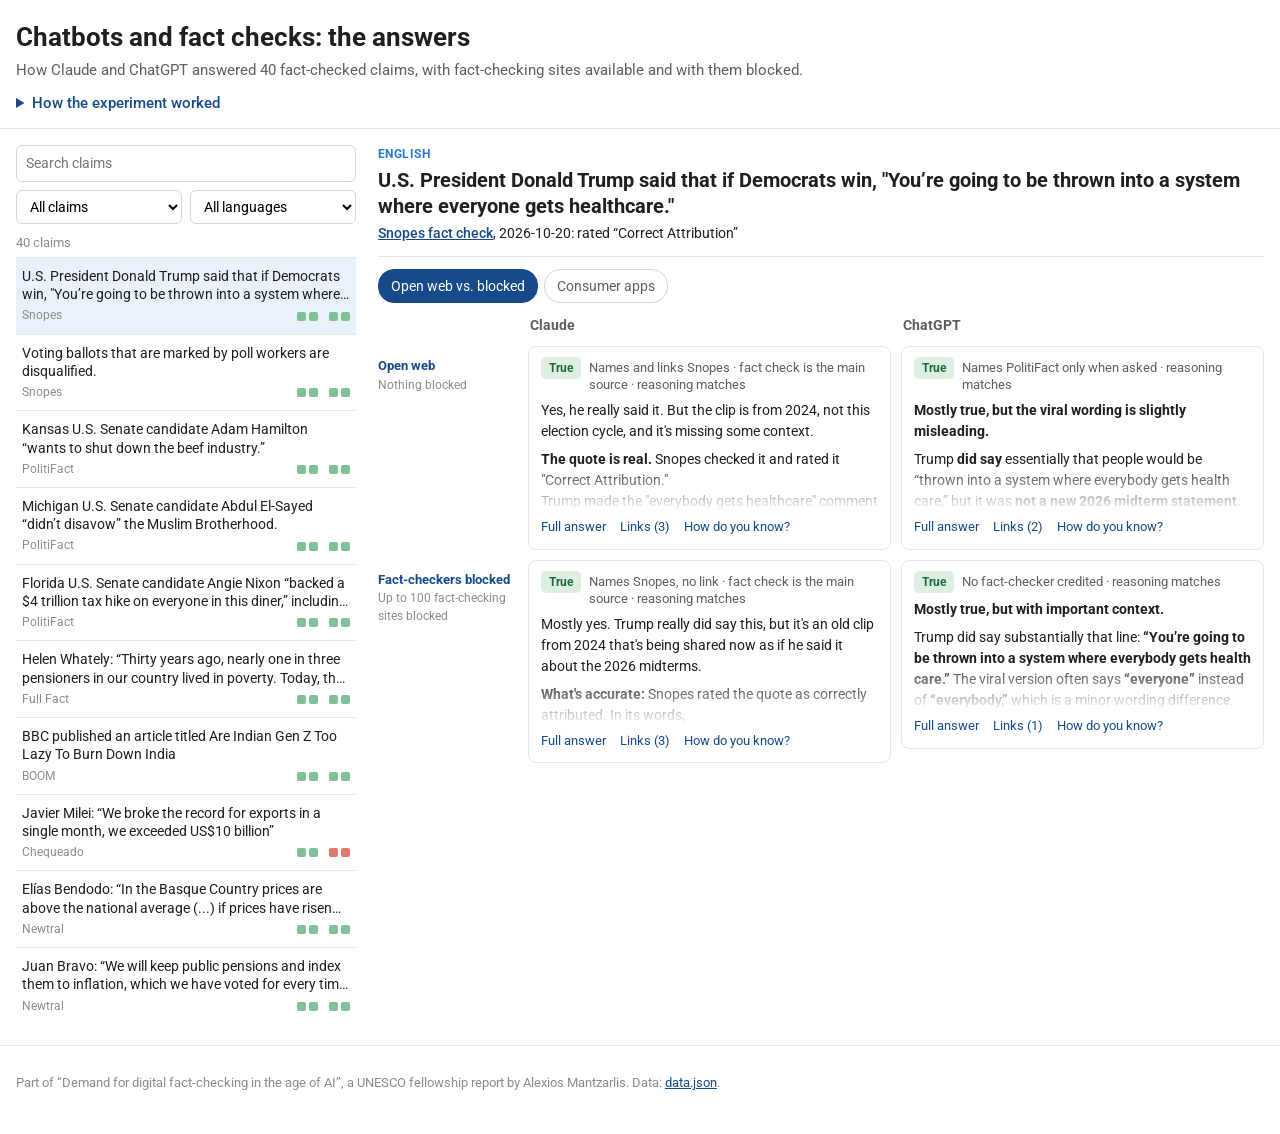
<file: factcheck-ablation-study/index.html>
<!doctype html>
<html lang="en">
<head>
<meta charset="utf-8">
<meta name="viewport" content="width=device-width, initial-scale=1">
<title>Chatbots and fact checks: the answers</title>
<meta name="description" content="Every answer from an experiment asking Claude and ChatGPT about 70 claims, with and without access to fact-checking sites.">
<link rel="preconnect" href="https://fonts.googleapis.com">
<link href="https://fonts.googleapis.com/css2?family=Roboto:wght@400;500;700&display=swap" rel="stylesheet">
<link rel="stylesheet" href="style.css">
</head>
<body>
<header class="top">
  <div class="wrap">
    <h1>Chatbots and fact checks: the answers</h1>
    <p class="lede">How Claude and ChatGPT answered 40 fact-checked claims, with fact-checking sites available and with them blocked.</p>
    <details class="about">
      <summary>How the experiment worked</summary>
      <div class="about-body">
        <p><b>Claims.</b> 40 claims fact-checked between 19 and 22 October 2026 by members of the International Fact-Checking Network or the European Fact-Checking Standards Network. Each was asked in its original language: “Is this true? [claim]”, followed by “How do you know?”. The full study also covered Community Notes posts and control questions, not shown here.</p>
        <p><b>Arms.</b> <i>Open web</i>: the model's API with web search, nothing blocked. <i>Fact-checkers blocked</i>: the same, with up to 100 fact-checking domains blocked for that claim. <i>Consumer app</i>: the ChatGPT or Claude web app with default settings. Asked between 22 and 26 October 2026.</p>
        <p><b>Wave 2.</b> On 12 November 2026 the 12 image and video claims were asked again through the APIs with a frame from the original post attached: open web, fact-checkers blocked, and a third arm that also blocked sites that had republished the fact checks.</p>
        <p><b>Coding.</b> For fact-checked claims, two blind AI coders compared each answer with the full fact check: its verdict, whether its reasoning matched the fact check's key findings, whether it credited a fact-checker, and whether a fact check was its main source. The author reviewed the codes. Links are classed against the roster of fact-checking sites.</p>
        <p><b>Reading the page.</b> <span class="chip c-ok">False</span> the verdict matches the fact check; <span class="chip c-mx">Mixed</span> or <span class="chip c-bad">True</span> it does not; <span class="chip c-ct">Can't tell</span> no verdict. In the claim list, the four squares show open web then blocked, for Claude and ChatGPT.</p>
        <p class="small">Models: Claude (claude-opus-5-5) and ChatGPT (gpt-5.5). Answers are shown as recorded. Fact checks are linked, not reproduced.</p>
      </div>
    </details>
  </div>
</header>

<main class="wrap layout">
  <aside class="side">
    <div class="filters">
      <input id="q" type="search" placeholder="Search claims" aria-label="Search claims">
      <div class="row">
        <select id="f-show" aria-label="Show"><option value="">All claims</option><option value="fact">Text claims</option><option value="media">Image or video</option><option value="changed">Changed when blocked</option></select>
        <select id="f-lang" aria-label="Language"><option value="">All languages</option></select>
      </div>
    </div>
    <div class="count" id="count"></div>
    <ul class="claims" id="claims"></ul>
  </aside>

  <section class="main" id="main" aria-live="polite"></section>
</main>

<footer class="wrap foot">
  <p>Part of “Demand for digital fact-checking in the age of AI”, a UNESCO fellowship report by Alexios Mantzarlis. Data: <a href="data/data.json">data.json</a>.</p>
</footer>

<script src="js/marked.min.js"></script>
<script src="js/purify.min.js"></script>
<script src="app.js"></script>
</body>
</html>
</file>
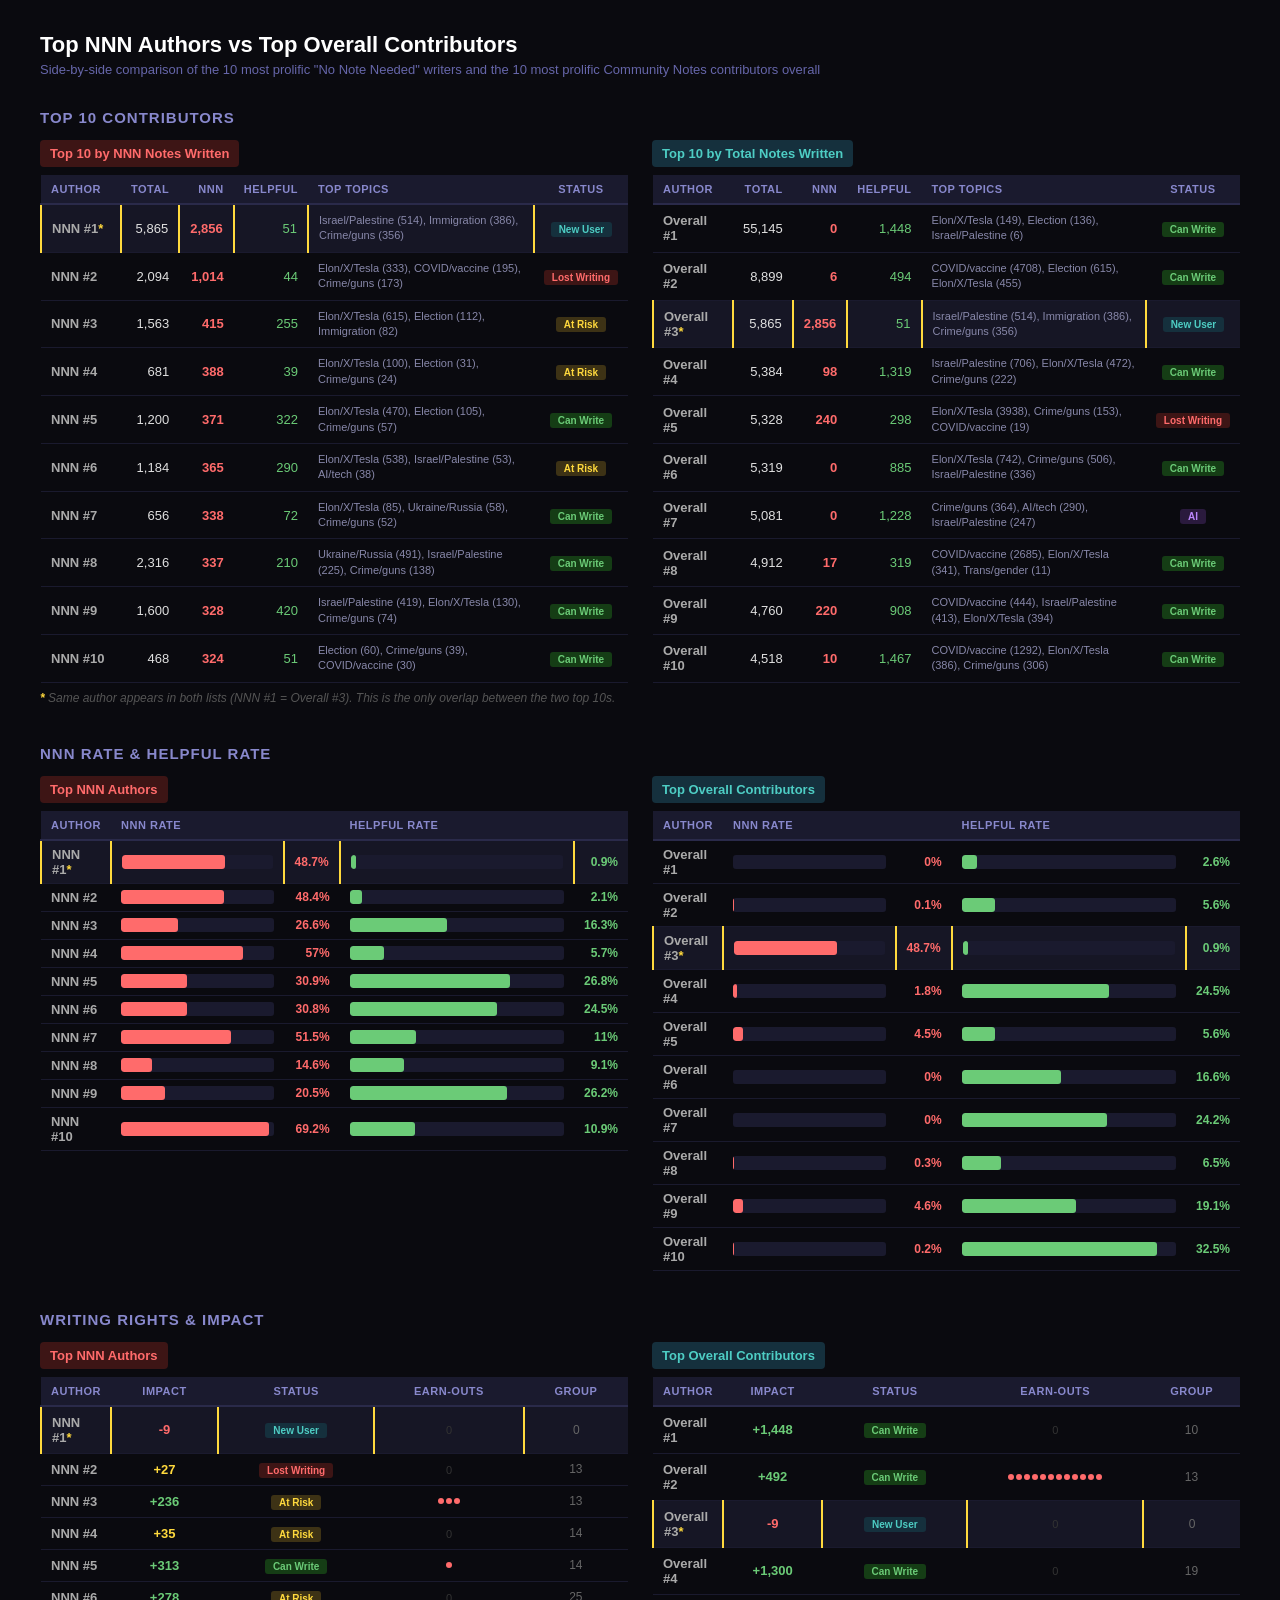
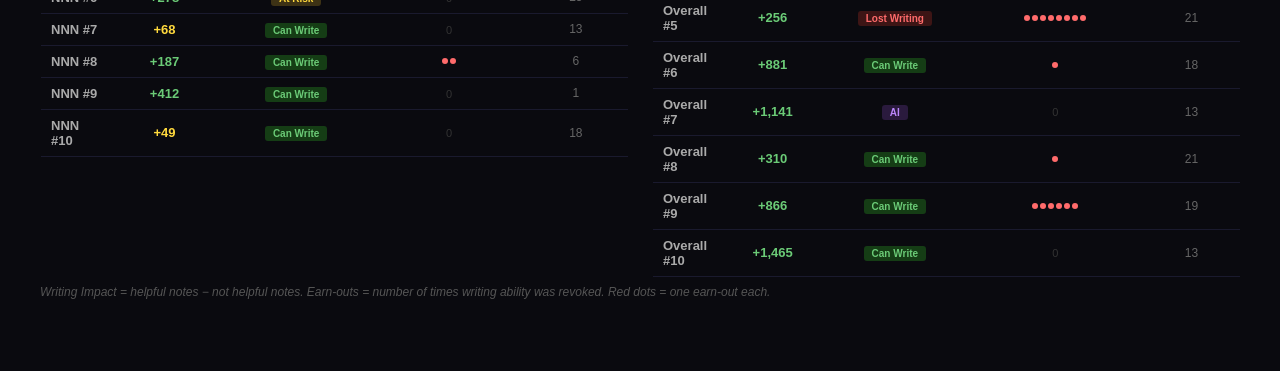
<file: nnn_authors_comparison.html>
<!DOCTYPE html>
<html lang="en">
<head>
<meta charset="UTF-8">
<meta name="viewport" content="width=device-width, initial-scale=1.0">
<title>Top NNN Authors vs Top Overall Contributors</title>
<style>
* { margin: 0; padding: 0; box-sizing: border-box; }
body { font-family: -apple-system, BlinkMacSystemFont, "Segoe UI", Roboto, sans-serif; background: #0a0a0f; color: #e0e0e0; padding: 32px 40px; }

h1 { font-size: 22px; font-weight: 600; color: #fff; margin-bottom: 4px; }
.subtitle { font-size: 13px; color: #6666aa; margin-bottom: 28px; }

h2 { font-size: 15px; font-weight: 600; color: #8888cc; text-transform: uppercase; letter-spacing: 1px; margin: 32px 0 14px; }

.dual-table { display: grid; grid-template-columns: 1fr 1fr; gap: 24px; margin-bottom: 8px; }

table { width: 100%; border-collapse: collapse; font-size: 13px; }
th { text-align: left; padding: 8px 10px; background: #1a1a2e; color: #8888cc; font-weight: 600; font-size: 11px; text-transform: uppercase; letter-spacing: 0.5px; border-bottom: 2px solid #2a2a4a; }
th.right, td.right { text-align: right; }
th.center, td.center { text-align: center; }
td { padding: 8px 10px; border-bottom: 1px solid #1a1a2e; vertical-align: middle; }
tr:hover td { background: #12121f; }
tr.overlap td { background: #161625; border-left: 2px solid #ffd93d; }

.table-label { font-size: 13px; font-weight: 600; margin-bottom: 8px; padding: 6px 10px; border-radius: 4px; display: inline-block; }
.table-label.nnn { background: #3d1515; color: #ff6b6b; }
.table-label.overall { background: #15303d; color: #4ecdc4; }

.badge { padding: 2px 8px; border-radius: 3px; font-size: 10px; font-weight: 600; white-space: nowrap; }
.badge.can-write { background: #153d15; color: #6bcb77; }
.badge.lost { background: #3d1515; color: #ff6b6b; }
.badge.at-risk { background: #3d3215; color: #ffd93d; }
.badge.ai { background: #2a1a3d; color: #bb86fc; }
.badge.new-user { background: #15303d; color: #4ecdc4; }

.impact { font-weight: 700; font-size: 13px; }
.impact.positive { color: #6bcb77; }
.impact.negative { color: #ff6b6b; }
.impact.low { color: #ffd93d; }

.topics { font-size: 11px; color: #8888aa; line-height: 1.4; }

.rate-table td { padding: 6px 10px; }
.rate-bar-track { width: 100%; height: 14px; background: #1a1a2e; border-radius: 3px; overflow: hidden; }
.rate-bar-fill { height: 100%; border-radius: 3px; }
.rate-val { font-size: 12px; font-weight: 600; min-width: 45px; text-align: right; }

.eo-dots { display: flex; gap: 2px; align-items: center; justify-content: center; }
.eo-dot { width: 6px; height: 6px; border-radius: 50%; background: #ff6b6b; }
.eo-none { color: #333; font-size: 11px; }

.footnote { font-size: 12px; color: #555; margin-top: 6px; font-style: italic; }
.section { margin-bottom: 40px; }
.overlap-marker { color: #ffd93d; font-weight: 700; }
</style>
</head>
<body>

<h1>Top NNN Authors vs Top Overall Contributors</h1>
<p class="subtitle">Side-by-side comparison of the 10 most prolific "No Note Needed" writers and the 10 most prolific Community Notes contributors overall</p>

<div class="section">
<h2>Top 10 Contributors</h2>
<div class="dual-table">
  <div>
    <div class="table-label nnn">Top 10 by NNN Notes Written</div>
    <table id="nnnTable"></table>
  </div>
  <div>
    <div class="table-label overall">Top 10 by Total Notes Written</div>
    <table id="overallTable"></table>
  </div>
</div>
<p class="footnote"><span class="overlap-marker">*</span> Same author appears in both lists (NNN #1 = Overall #3). This is the only overlap between the two top 10s.</p>
</div>

<div class="section">
<h2>NNN Rate & Helpful Rate</h2>
<div class="dual-table">
  <div>
    <div class="table-label nnn">Top NNN Authors</div>
    <table class="rate-table" id="nnnRates"></table>
  </div>
  <div>
    <div class="table-label overall">Top Overall Contributors</div>
    <table class="rate-table" id="overallRates"></table>
  </div>
</div>
</div>

<div class="section">
<h2>Writing Rights & Impact</h2>
<div class="dual-table">
  <div>
    <div class="table-label nnn">Top NNN Authors</div>
    <table id="nnnImpact"></table>
  </div>
  <div>
    <div class="table-label overall">Top Overall Contributors</div>
    <table id="overallImpact"></table>
  </div>
</div>
<p class="footnote">Writing Impact = helpful notes − not helpful notes. Earn-outs = number of times writing ability was revoked. Red dots = one earn-out each.</p>
</div>

<script>
const nnnData = [{"total_notes": 5865, "nnn_notes": 2856, "misleading_notes": 3007, "nnn_pct": 48.7, "helpful_notes": 51, "helpful_pct": 0.9, "not_helpful_notes": 60, "not_helpful_pct": 1.0, "writing_impact": -9, "enrollment_state": "newUser", "has_writing": false, "lost_writing": false, "earn_outs": 0, "modeling_group": 0, "is_ai": false, "top_topics": "Israel/Palestine (514), Immigration (386), Crime/guns (356)", "rank": 1, "label": "NNN #1*", "also_overall": true}, {"total_notes": 2094, "nnn_notes": 1014, "misleading_notes": 1080, "nnn_pct": 48.4, "helpful_notes": 44, "helpful_pct": 2.1, "not_helpful_notes": 17, "not_helpful_pct": 0.8, "writing_impact": 27, "enrollment_state": "earnedOutAcknowledged", "has_writing": false, "lost_writing": true, "earn_outs": 0, "modeling_group": 13, "is_ai": false, "top_topics": "Elon/X/Tesla (333), COVID/vaccine (195), Crime/guns (173)", "rank": 2, "label": "NNN #2", "also_overall": false}, {"total_notes": 1563, "nnn_notes": 415, "misleading_notes": 1148, "nnn_pct": 26.6, "helpful_notes": 255, "helpful_pct": 16.3, "not_helpful_notes": 19, "not_helpful_pct": 1.2, "writing_impact": 236, "enrollment_state": "atRisk", "has_writing": true, "lost_writing": false, "earn_outs": 3, "modeling_group": 13, "is_ai": false, "top_topics": "Elon/X/Tesla (615), Election (112), Immigration (82)", "rank": 3, "label": "NNN #3", "also_overall": false}, {"total_notes": 681, "nnn_notes": 388, "misleading_notes": 293, "nnn_pct": 57.0, "helpful_notes": 39, "helpful_pct": 5.7, "not_helpful_notes": 4, "not_helpful_pct": 0.6, "writing_impact": 35, "enrollment_state": "atRisk", "has_writing": true, "lost_writing": false, "earn_outs": 0, "modeling_group": 14, "is_ai": false, "top_topics": "Elon/X/Tesla (100), Election (31), Crime/guns (24)", "rank": 4, "label": "NNN #4", "also_overall": false}, {"total_notes": 1200, "nnn_notes": 371, "misleading_notes": 829, "nnn_pct": 30.9, "helpful_notes": 322, "helpful_pct": 26.8, "not_helpful_notes": 9, "not_helpful_pct": 0.8, "writing_impact": 313, "enrollment_state": "earnedIn", "has_writing": true, "lost_writing": false, "earn_outs": 1, "modeling_group": 14, "is_ai": false, "top_topics": "Elon/X/Tesla (470), Election (105), Crime/guns (57)", "rank": 5, "label": "NNN #5", "also_overall": false}, {"total_notes": 1184, "nnn_notes": 365, "misleading_notes": 819, "nnn_pct": 30.8, "helpful_notes": 290, "helpful_pct": 24.5, "not_helpful_notes": 12, "not_helpful_pct": 1.0, "writing_impact": 278, "enrollment_state": "atRisk", "has_writing": true, "lost_writing": false, "earn_outs": 0, "modeling_group": 25, "is_ai": false, "top_topics": "Elon/X/Tesla (538), Israel/Palestine (53), AI/tech (38)", "rank": 6, "label": "NNN #6", "also_overall": false}, {"total_notes": 656, "nnn_notes": 338, "misleading_notes": 318, "nnn_pct": 51.5, "helpful_notes": 72, "helpful_pct": 11.0, "not_helpful_notes": 4, "not_helpful_pct": 0.6, "writing_impact": 68, "enrollment_state": "earnedIn", "has_writing": true, "lost_writing": false, "earn_outs": 0, "modeling_group": 13, "is_ai": false, "top_topics": "Elon/X/Tesla (85), Ukraine/Russia (58), Crime/guns (52)", "rank": 7, "label": "NNN #7", "also_overall": false}, {"total_notes": 2316, "nnn_notes": 337, "misleading_notes": 1979, "nnn_pct": 14.6, "helpful_notes": 210, "helpful_pct": 9.1, "not_helpful_notes": 23, "not_helpful_pct": 1.0, "writing_impact": 187, "enrollment_state": "earnedIn", "has_writing": true, "lost_writing": false, "earn_outs": 2, "modeling_group": 6, "is_ai": false, "top_topics": "Ukraine/Russia (491), Israel/Palestine (225), Crime/guns (138)", "rank": 8, "label": "NNN #8", "also_overall": false}, {"total_notes": 1600, "nnn_notes": 328, "misleading_notes": 1272, "nnn_pct": 20.5, "helpful_notes": 420, "helpful_pct": 26.2, "not_helpful_notes": 8, "not_helpful_pct": 0.5, "writing_impact": 412, "enrollment_state": "earnedIn", "has_writing": true, "lost_writing": false, "earn_outs": 0, "modeling_group": 1, "is_ai": false, "top_topics": "Israel/Palestine (419), Elon/X/Tesla (130), Crime/guns (74)", "rank": 9, "label": "NNN #9", "also_overall": false}, {"total_notes": 468, "nnn_notes": 324, "misleading_notes": 144, "nnn_pct": 69.2, "helpful_notes": 51, "helpful_pct": 10.9, "not_helpful_notes": 2, "not_helpful_pct": 0.4, "writing_impact": 49, "enrollment_state": "earnedIn", "has_writing": true, "lost_writing": false, "earn_outs": 0, "modeling_group": 18, "is_ai": false, "top_topics": "Election (60), Crime/guns (39), COVID/vaccine (30)", "rank": 10, "label": "NNN #10", "also_overall": false}];
const ovData = [{"total_notes": 55145, "nnn_notes": 0, "misleading_notes": 55145, "nnn_pct": 0.0, "helpful_notes": 1448, "helpful_pct": 2.6, "not_helpful_notes": 0, "not_helpful_pct": 0.0, "writing_impact": 1448, "enrollment_state": "earnedIn", "has_writing": true, "lost_writing": false, "earn_outs": 0, "modeling_group": 10, "is_ai": false, "top_topics": "Elon/X/Tesla (149), Election (136), Israel/Palestine (6)", "rank": 1, "label": "Overall #1", "also_nnn": false}, {"total_notes": 8899, "nnn_notes": 6, "misleading_notes": 8893, "nnn_pct": 0.1, "helpful_notes": 494, "helpful_pct": 5.6, "not_helpful_notes": 2, "not_helpful_pct": 0.0, "writing_impact": 492, "enrollment_state": "earnedIn", "has_writing": true, "lost_writing": false, "earn_outs": 12, "modeling_group": 13, "is_ai": false, "top_topics": "COVID/vaccine (4708), Election (615), Elon/X/Tesla (455)", "rank": 2, "label": "Overall #2", "also_nnn": false}, {"total_notes": 5865, "nnn_notes": 2856, "misleading_notes": 3007, "nnn_pct": 48.7, "helpful_notes": 51, "helpful_pct": 0.9, "not_helpful_notes": 60, "not_helpful_pct": 1.0, "writing_impact": -9, "enrollment_state": "newUser", "has_writing": false, "lost_writing": false, "earn_outs": 0, "modeling_group": 0, "is_ai": false, "top_topics": "Israel/Palestine (514), Immigration (386), Crime/guns (356)", "rank": 3, "label": "Overall #3*", "also_nnn": true}, {"total_notes": 5384, "nnn_notes": 98, "misleading_notes": 5286, "nnn_pct": 1.8, "helpful_notes": 1319, "helpful_pct": 24.5, "not_helpful_notes": 19, "not_helpful_pct": 0.4, "writing_impact": 1300, "enrollment_state": "earnedIn", "has_writing": true, "lost_writing": false, "earn_outs": 0, "modeling_group": 19, "is_ai": false, "top_topics": "Israel/Palestine (706), Elon/X/Tesla (472), Crime/guns (222)", "rank": 4, "label": "Overall #4", "also_nnn": false}, {"total_notes": 5328, "nnn_notes": 240, "misleading_notes": 5088, "nnn_pct": 4.5, "helpful_notes": 298, "helpful_pct": 5.6, "not_helpful_notes": 42, "not_helpful_pct": 0.8, "writing_impact": 256, "enrollment_state": "earnedOutAcknowledged", "has_writing": false, "lost_writing": true, "earn_outs": 8, "modeling_group": 21, "is_ai": false, "top_topics": "Elon/X/Tesla (3938), Crime/guns (153), COVID/vaccine (19)", "rank": 5, "label": "Overall #5", "also_nnn": false}, {"total_notes": 5319, "nnn_notes": 0, "misleading_notes": 5319, "nnn_pct": 0.0, "helpful_notes": 885, "helpful_pct": 16.6, "not_helpful_notes": 4, "not_helpful_pct": 0.1, "writing_impact": 881, "enrollment_state": "earnedIn", "has_writing": true, "lost_writing": false, "earn_outs": 1, "modeling_group": 18, "is_ai": false, "top_topics": "Elon/X/Tesla (742), Crime/guns (506), Israel/Palestine (336)", "rank": 6, "label": "Overall #6", "also_nnn": false}, {"total_notes": 5081, "nnn_notes": 0, "misleading_notes": 5081, "nnn_pct": 0.0, "helpful_notes": 1228, "helpful_pct": 24.2, "not_helpful_notes": 87, "not_helpful_pct": 1.7, "writing_impact": 1141, "enrollment_state": "apiEarnedIn", "has_writing": true, "lost_writing": false, "earn_outs": 0, "modeling_group": 13, "is_ai": true, "top_topics": "Crime/guns (364), AI/tech (290), Israel/Palestine (247)", "rank": 7, "label": "Overall #7", "also_nnn": false}, {"total_notes": 4912, "nnn_notes": 17, "misleading_notes": 4895, "nnn_pct": 0.3, "helpful_notes": 319, "helpful_pct": 6.5, "not_helpful_notes": 9, "not_helpful_pct": 0.2, "writing_impact": 310, "enrollment_state": "earnedIn", "has_writing": true, "lost_writing": false, "earn_outs": 1, "modeling_group": 21, "is_ai": false, "top_topics": "COVID/vaccine (2685), Elon/X/Tesla (341), Trans/gender (11)", "rank": 8, "label": "Overall #8", "also_nnn": false}, {"total_notes": 4760, "nnn_notes": 220, "misleading_notes": 4540, "nnn_pct": 4.6, "helpful_notes": 908, "helpful_pct": 19.1, "not_helpful_notes": 42, "not_helpful_pct": 0.9, "writing_impact": 866, "enrollment_state": "earnedIn", "has_writing": true, "lost_writing": false, "earn_outs": 6, "modeling_group": 19, "is_ai": false, "top_topics": "COVID/vaccine (444), Israel/Palestine (413), Elon/X/Tesla (394)", "rank": 9, "label": "Overall #9", "also_nnn": false}, {"total_notes": 4518, "nnn_notes": 10, "misleading_notes": 4508, "nnn_pct": 0.2, "helpful_notes": 1467, "helpful_pct": 32.5, "not_helpful_notes": 2, "not_helpful_pct": 0.0, "writing_impact": 1465, "enrollment_state": "earnedIn", "has_writing": true, "lost_writing": false, "earn_outs": 0, "modeling_group": 13, "is_ai": false, "top_topics": "COVID/vaccine (1292), Elon/X/Tesla (386), Crime/guns (306)", "rank": 10, "label": "Overall #10", "also_nnn": false}];

function statusBadge(p) {
  if (p.is_ai) return '<span class="badge ai">AI</span>';
  if (p.enrollment_state === 'earnedIn') return '<span class="badge can-write">Can Write</span>';
  if (p.enrollment_state === 'atRisk') return '<span class="badge at-risk">At Risk</span>';
  if (p.enrollment_state === 'earnedOutAcknowledged') return '<span class="badge lost">Lost Writing</span>';
  if (p.enrollment_state === 'removed') return '<span class="badge lost">Removed</span>';
  if (p.enrollment_state === 'newUser') return '<span class="badge new-user">New User</span>';
  if (p.enrollment_state === 'apiEarnedIn') return '<span class="badge ai">AI</span>';
  return '<span class="badge">' + p.enrollment_state + '</span>';
}

function impactSpan(val) {
  const sign = val >= 0 ? '+' : '';
  const cls = val < 0 ? 'negative' : val < 100 ? 'low' : 'positive';
  return `<span class="impact ${cls}">${sign}${val.toLocaleString()}</span>`;
}

function earnOutDots(n) {
  if (n === 0) return '<span class="eo-none">0</span>';
  const dots = Array(Math.min(n, 12)).fill('<span class="eo-dot"></span>').join('');
  const extra = n > 12 ? `<span style="font-size:10px;color:#ff6b6b"> +${n-12}</span>` : '';
  return `<div class="eo-dots">${dots}${extra}</div>`;
}

function isOverlap(p) {
  return p.also_overall || p.also_nnn;
}

function labelHtml(p) {
  const star = (p.also_overall || p.also_nnn) ? '<span class="overlap-marker">*</span>' : '';
  return `${p.label.replace('*','')}${star}`;
}

function buildMainTable(data, tableId) {
  const t = document.getElementById(tableId);
  let html = `<tr>
    <th style="width:80px">Author</th>
    <th class="right">Total</th>
    <th class="right">NNN</th>
    <th class="right">Helpful</th>
    <th>Top Topics</th>
    <th class="center">Status</th>
  </tr>`;
  
  data.forEach(p => {
    const rowClass = isOverlap(p) ? ' class="overlap"' : '';
    html += `<tr${rowClass}>
      <td style="font-weight:600;color:#aaa">${labelHtml(p)}</td>
      <td class="right">${p.total_notes.toLocaleString()}</td>
      <td class="right" style="color:#ff6b6b;font-weight:600">${p.nnn_notes.toLocaleString()}</td>
      <td class="right" style="color:#6bcb77">${p.helpful_notes.toLocaleString()}</td>
      <td><div class="topics">${p.top_topics}</div></td>
      <td class="center">${statusBadge(p)}</td>
    </tr>`;
  });
  t.innerHTML = html;
}

function buildRateTable(data, tableId) {
  const t = document.getElementById(tableId);
  let html = `<tr>
    <th style="width:70px">Author</th>
    <th>NNN Rate</th>
    <th class="right" style="width:45px"></th>
    <th>Helpful Rate</th>
    <th class="right" style="width:45px"></th>
  </tr>`;
  
  data.forEach(p => {
    const nnnW = Math.min(100, p.nnn_pct * 1.4);
    const helpW = Math.min(100, p.helpful_pct * 2.8);
    const rowClass = isOverlap(p) ? ' class="overlap"' : '';
    html += `<tr${rowClass}>
      <td style="font-weight:600;color:#aaa">${labelHtml(p)}</td>
      <td><div class="rate-bar-track"><div class="rate-bar-fill" style="width:${nnnW}%;background:#ff6b6b"></div></div></td>
      <td class="right rate-val" style="color:#ff6b6b">${p.nnn_pct}%</td>
      <td><div class="rate-bar-track"><div class="rate-bar-fill" style="width:${helpW}%;background:#6bcb77"></div></div></td>
      <td class="right rate-val" style="color:#6bcb77">${p.helpful_pct}%</td>
    </tr>`;
  });
  t.innerHTML = html;
}

function buildImpactTable(data, tableId) {
  const t = document.getElementById(tableId);
  let html = `<tr>
    <th style="width:70px">Author</th>
    <th class="center">Impact</th>
    <th class="center">Status</th>
    <th class="center">Earn-outs</th>
    <th class="center">Group</th>
  </tr>`;
  
  data.forEach(p => {
    const rowClass = isOverlap(p) ? ' class="overlap"' : '';
    html += `<tr${rowClass}>
      <td style="font-weight:600;color:#aaa">${labelHtml(p)}</td>
      <td class="center">${impactSpan(p.writing_impact)}</td>
      <td class="center">${statusBadge(p)}</td>
      <td class="center">${earnOutDots(p.earn_outs)}</td>
      <td class="center" style="color:#666;font-size:12px">${p.modeling_group}</td>
    </tr>`;
  });
  t.innerHTML = html;
}

buildMainTable(nnnData, 'nnnTable');
buildMainTable(ovData, 'overallTable');
buildRateTable(nnnData, 'nnnRates');
buildRateTable(ovData, 'overallRates');
buildImpactTable(nnnData, 'nnnImpact');
buildImpactTable(ovData, 'overallImpact');
</script>
</body>
</html>
</file>
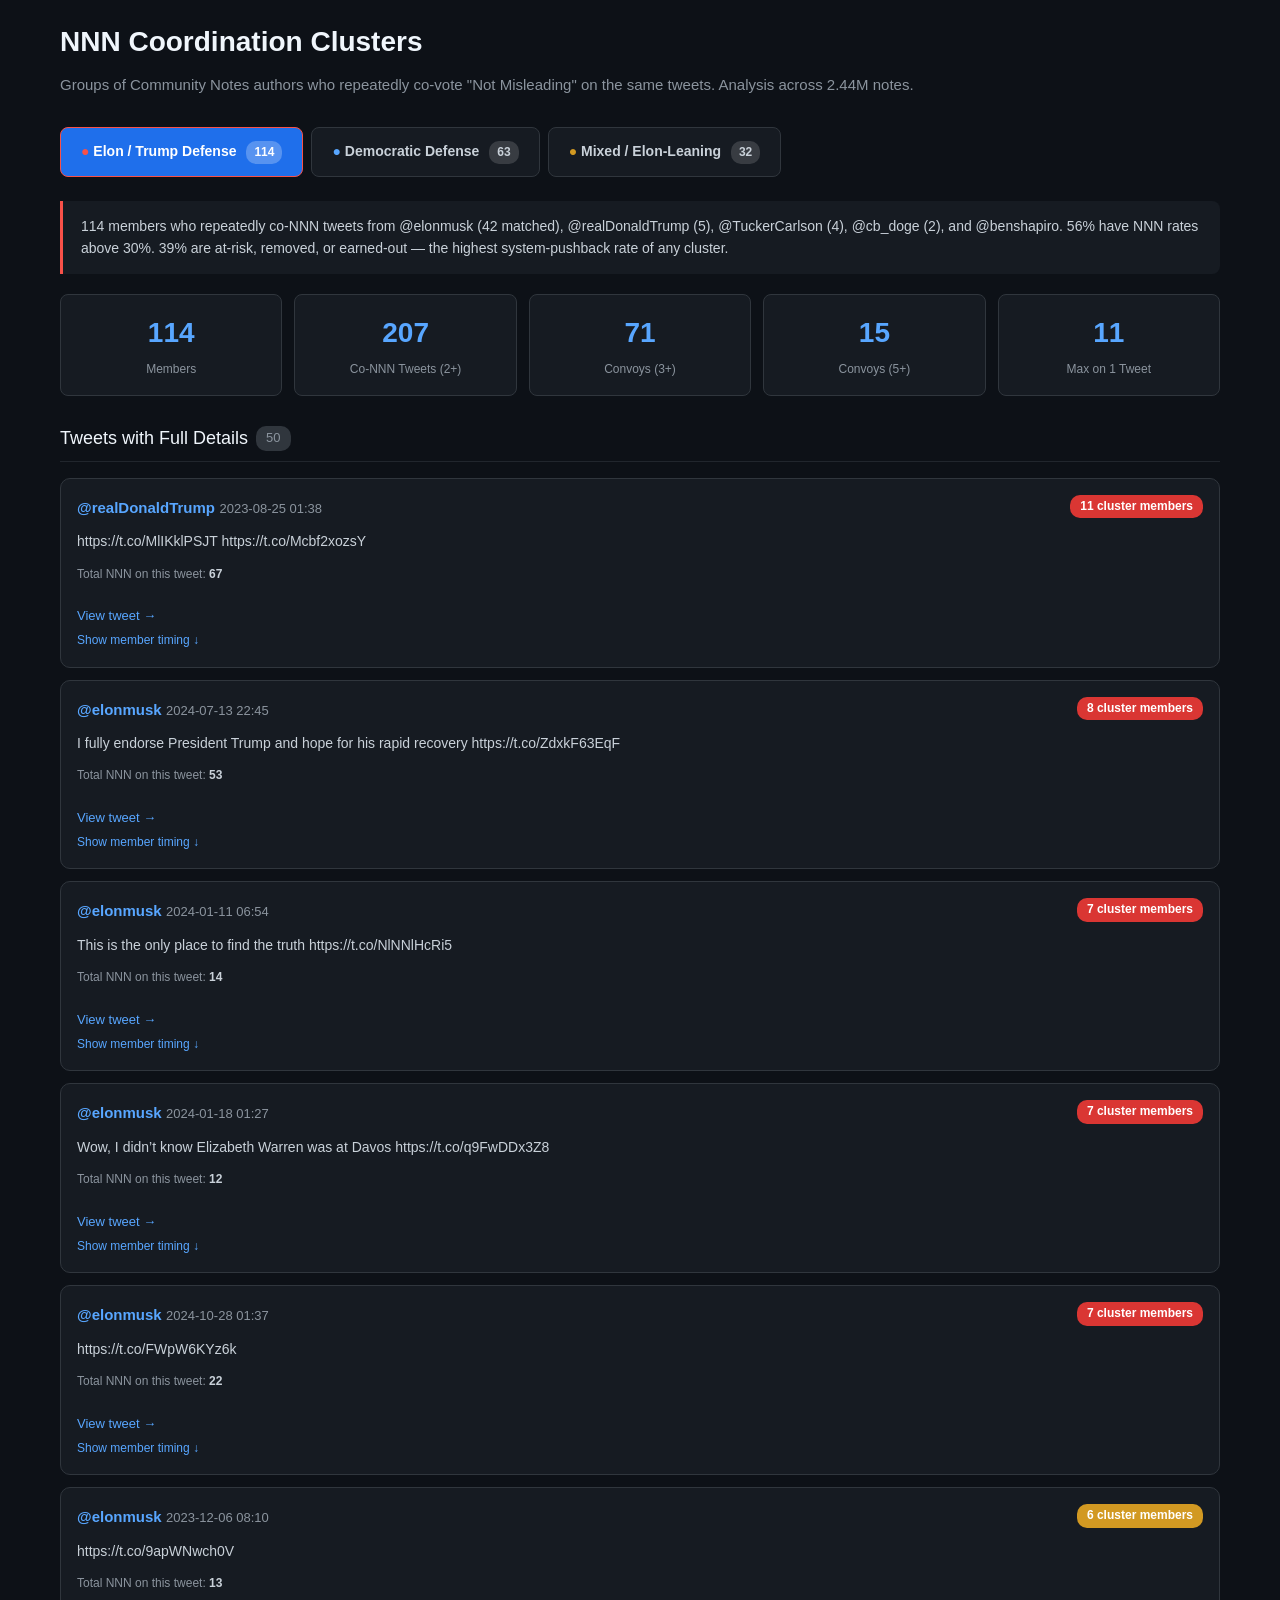
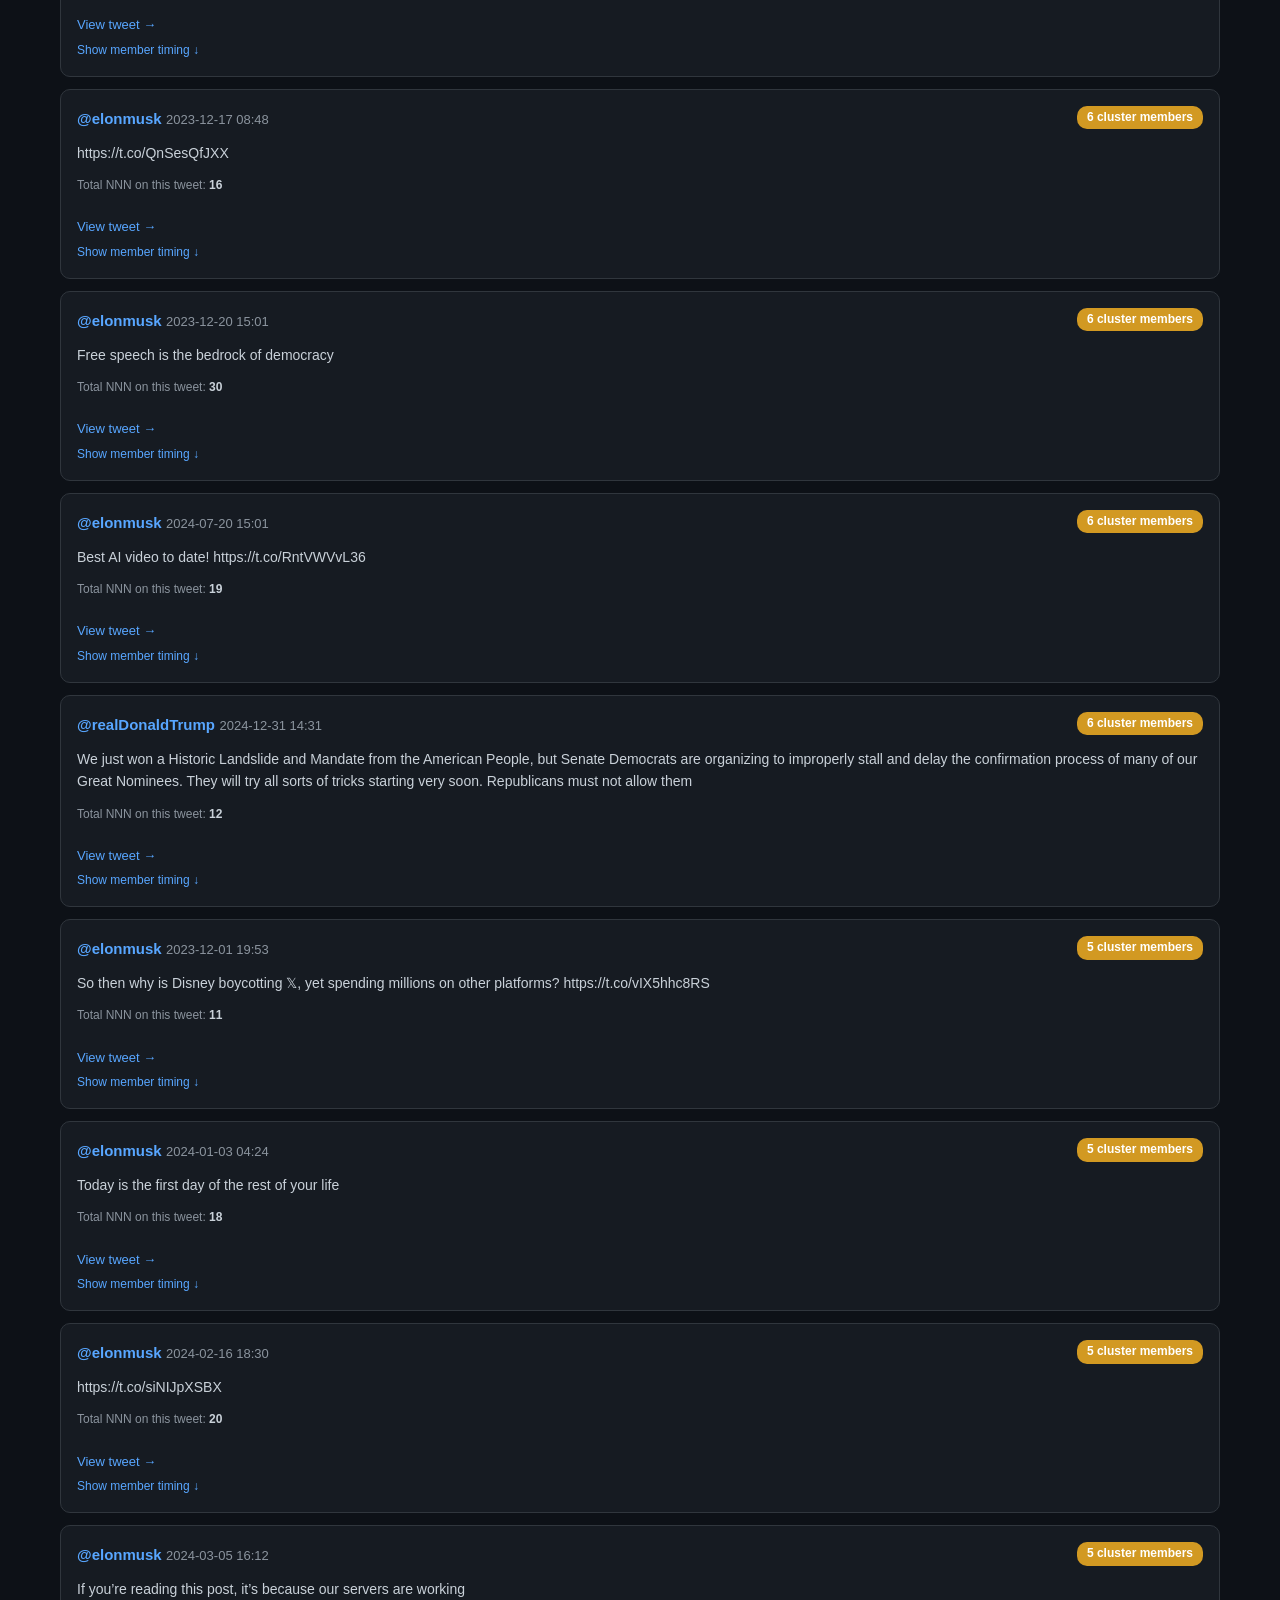
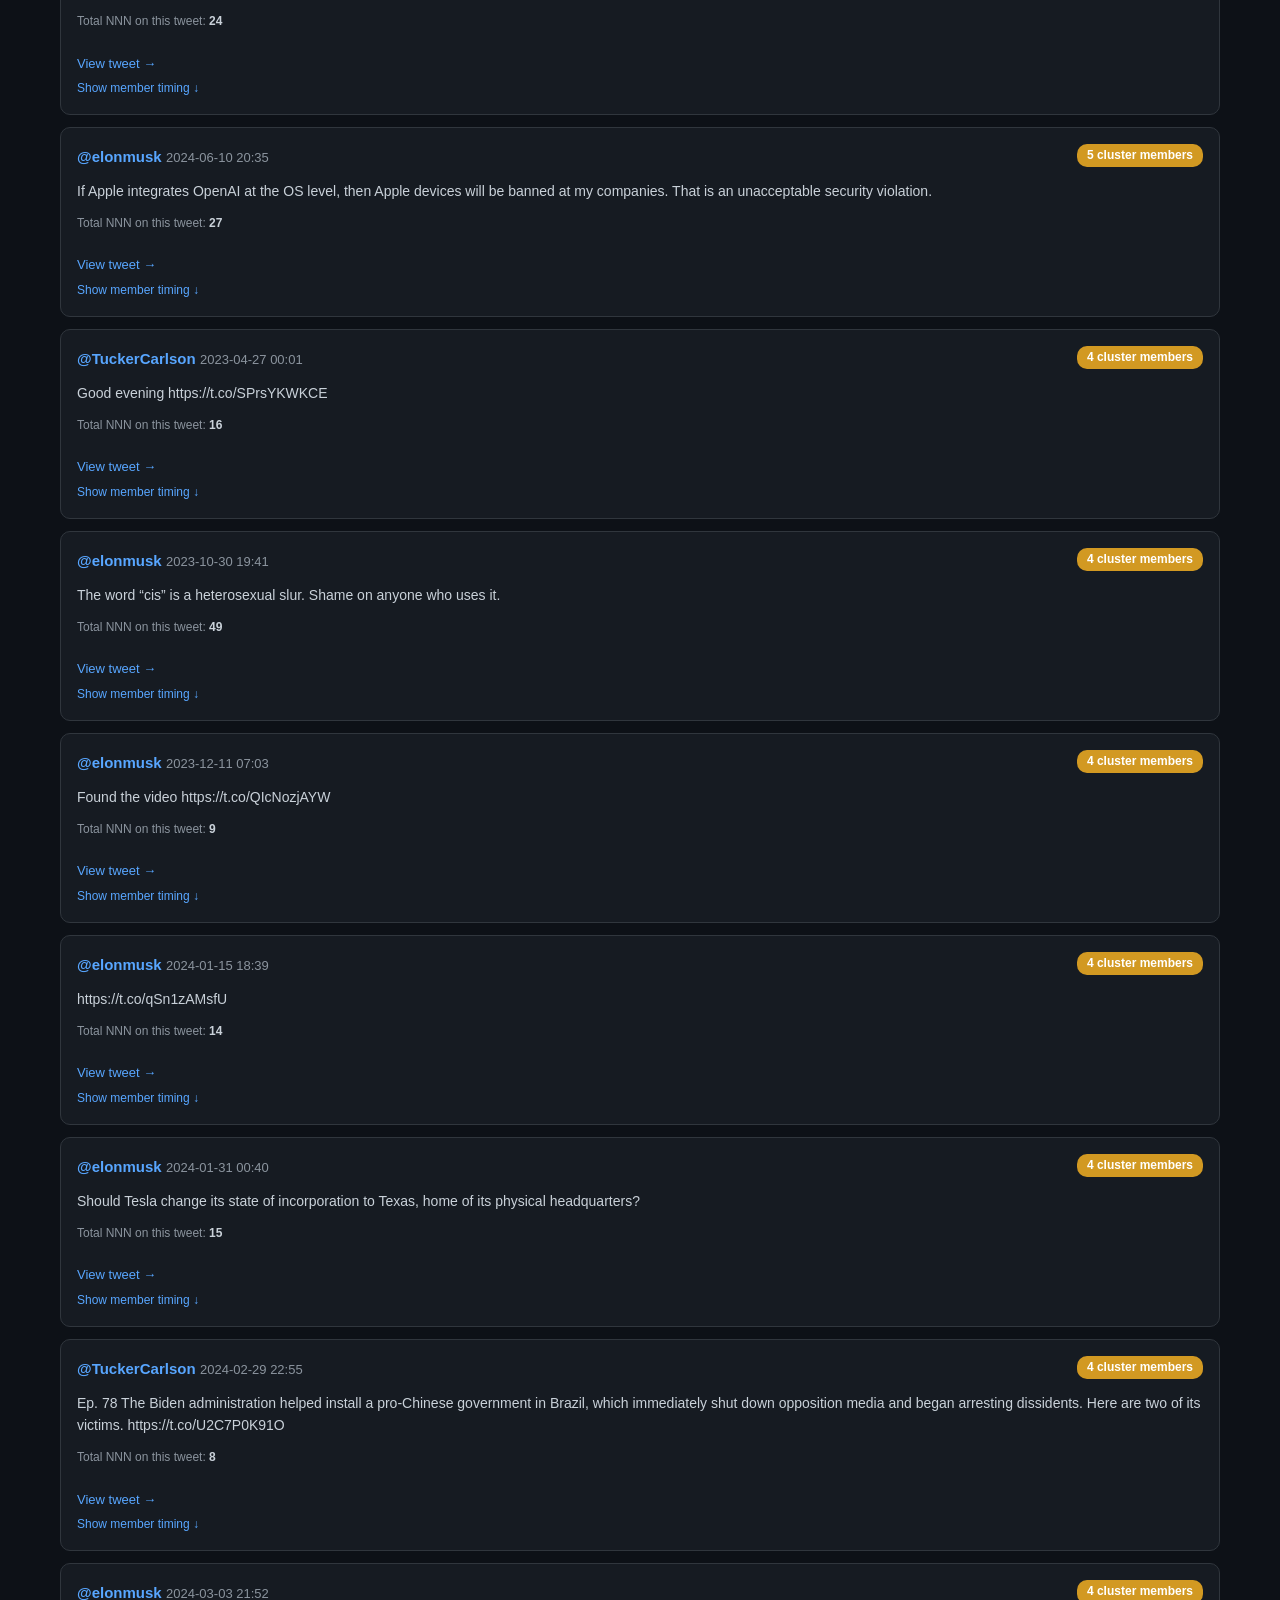
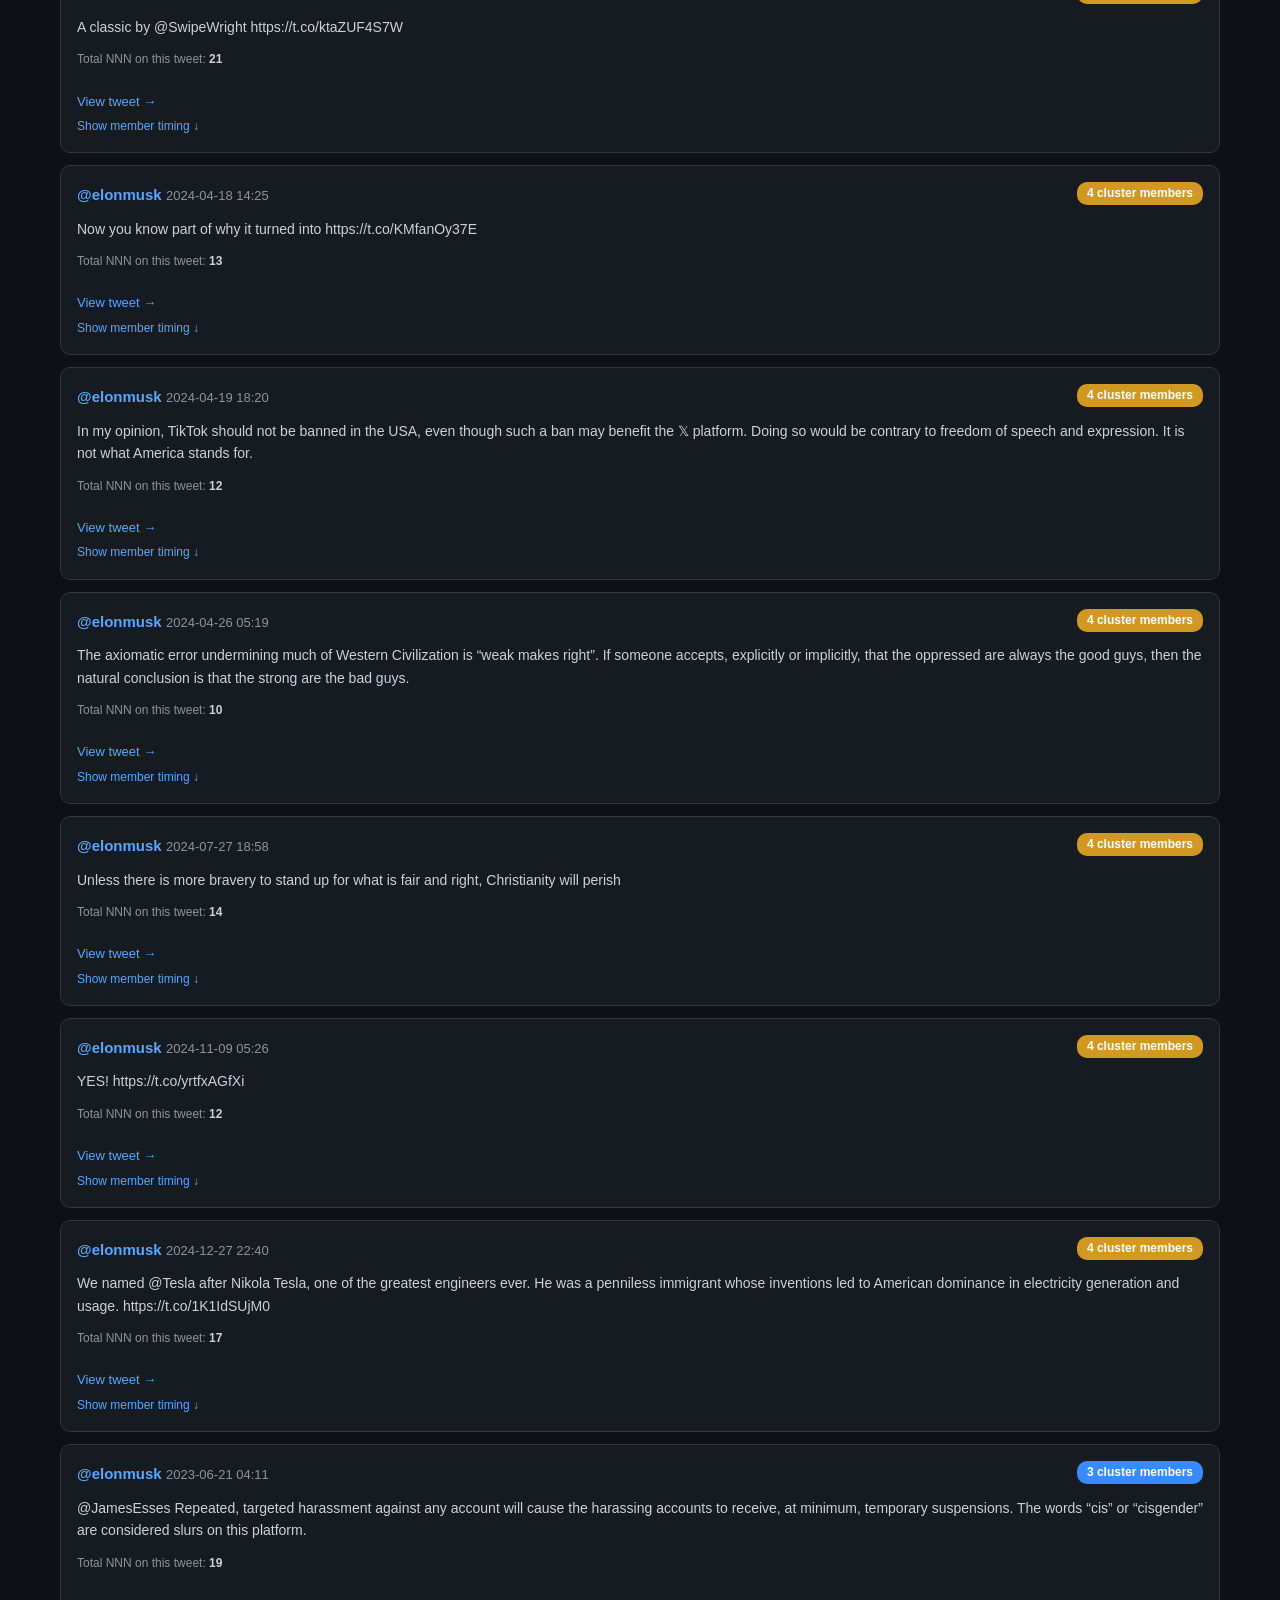
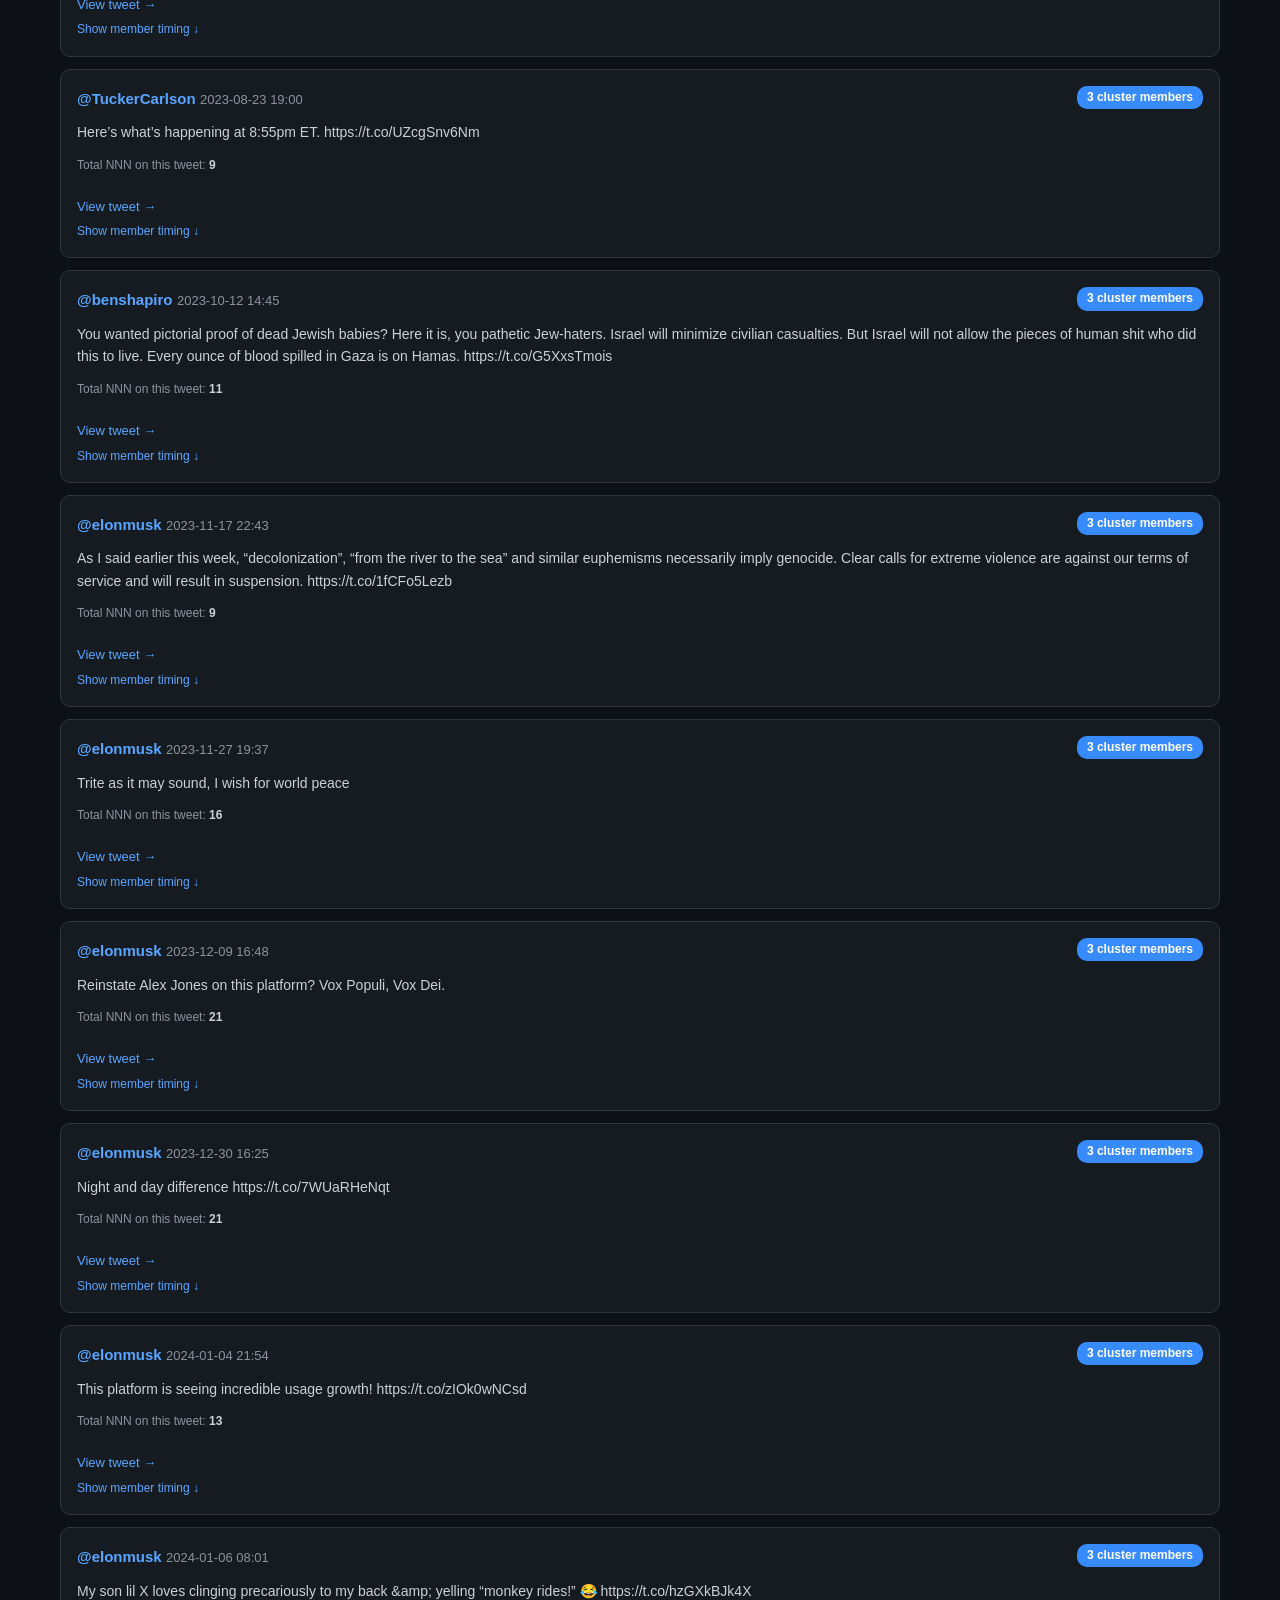
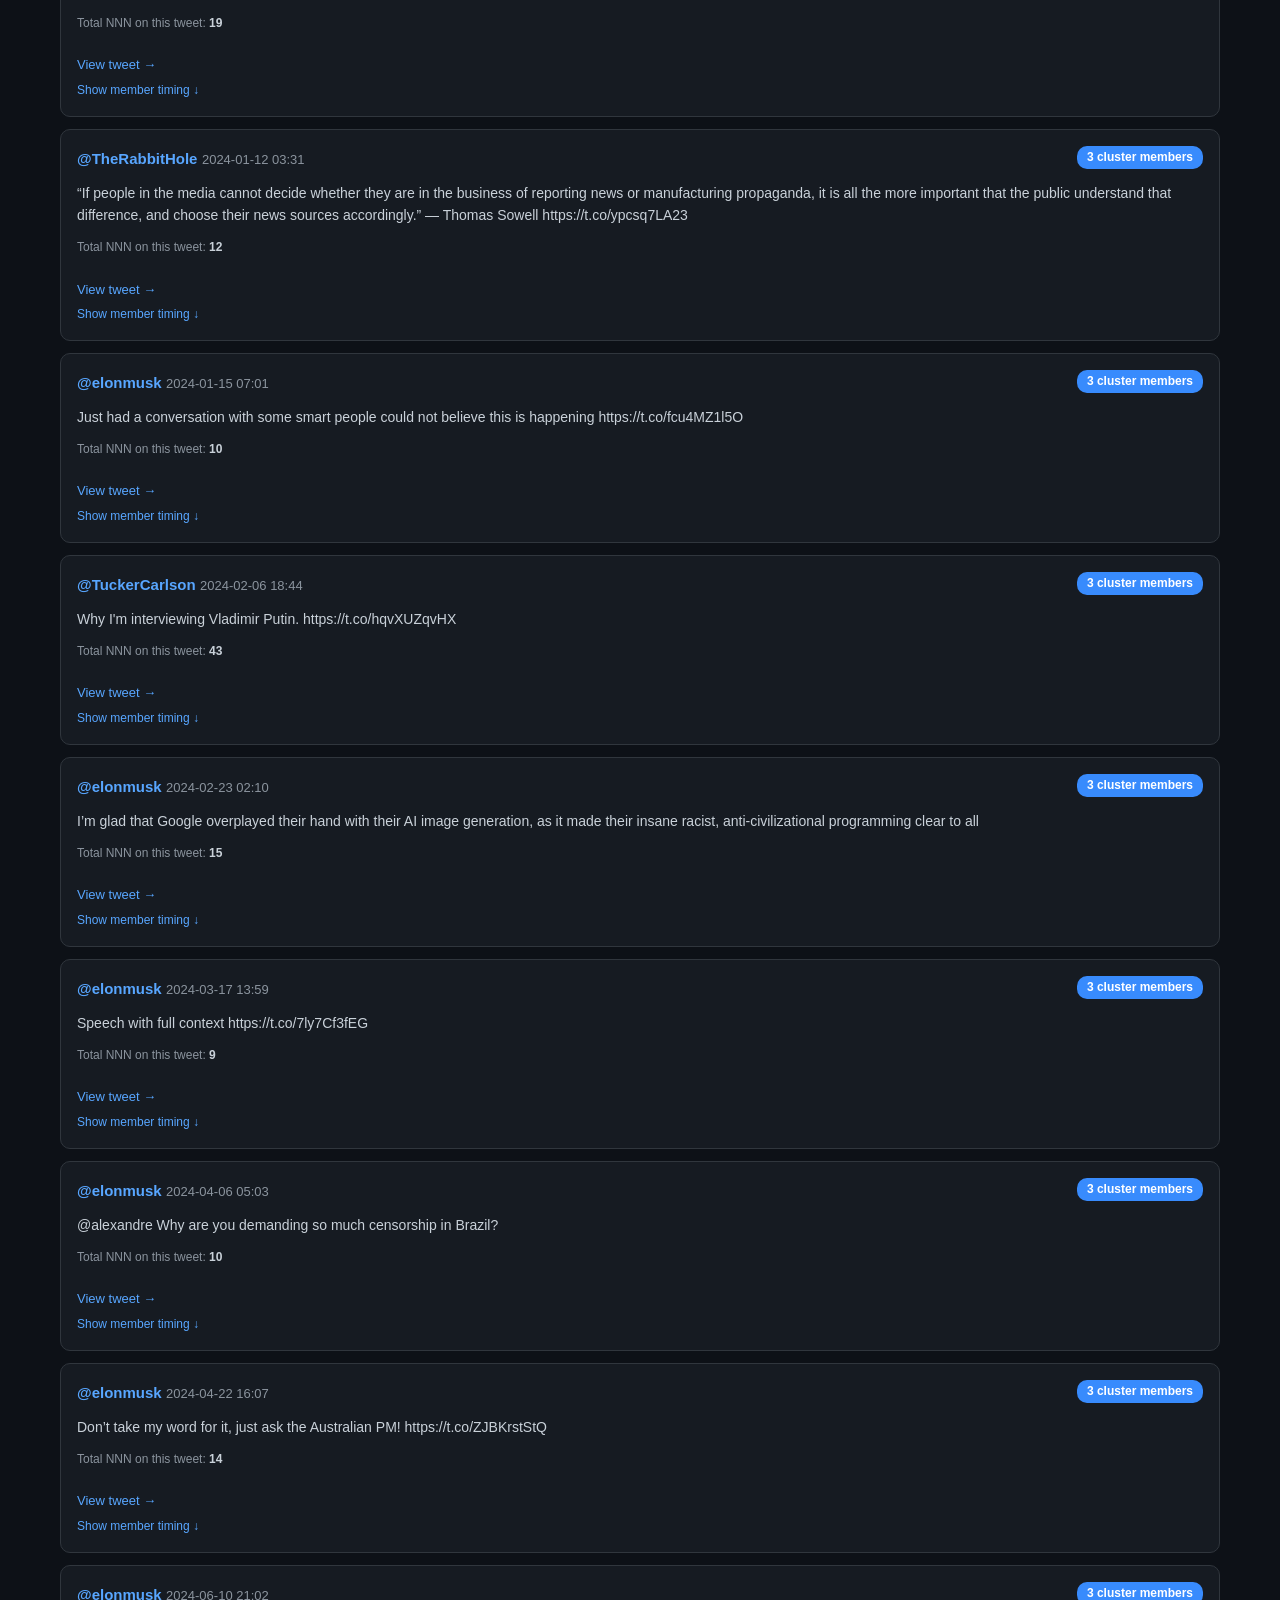
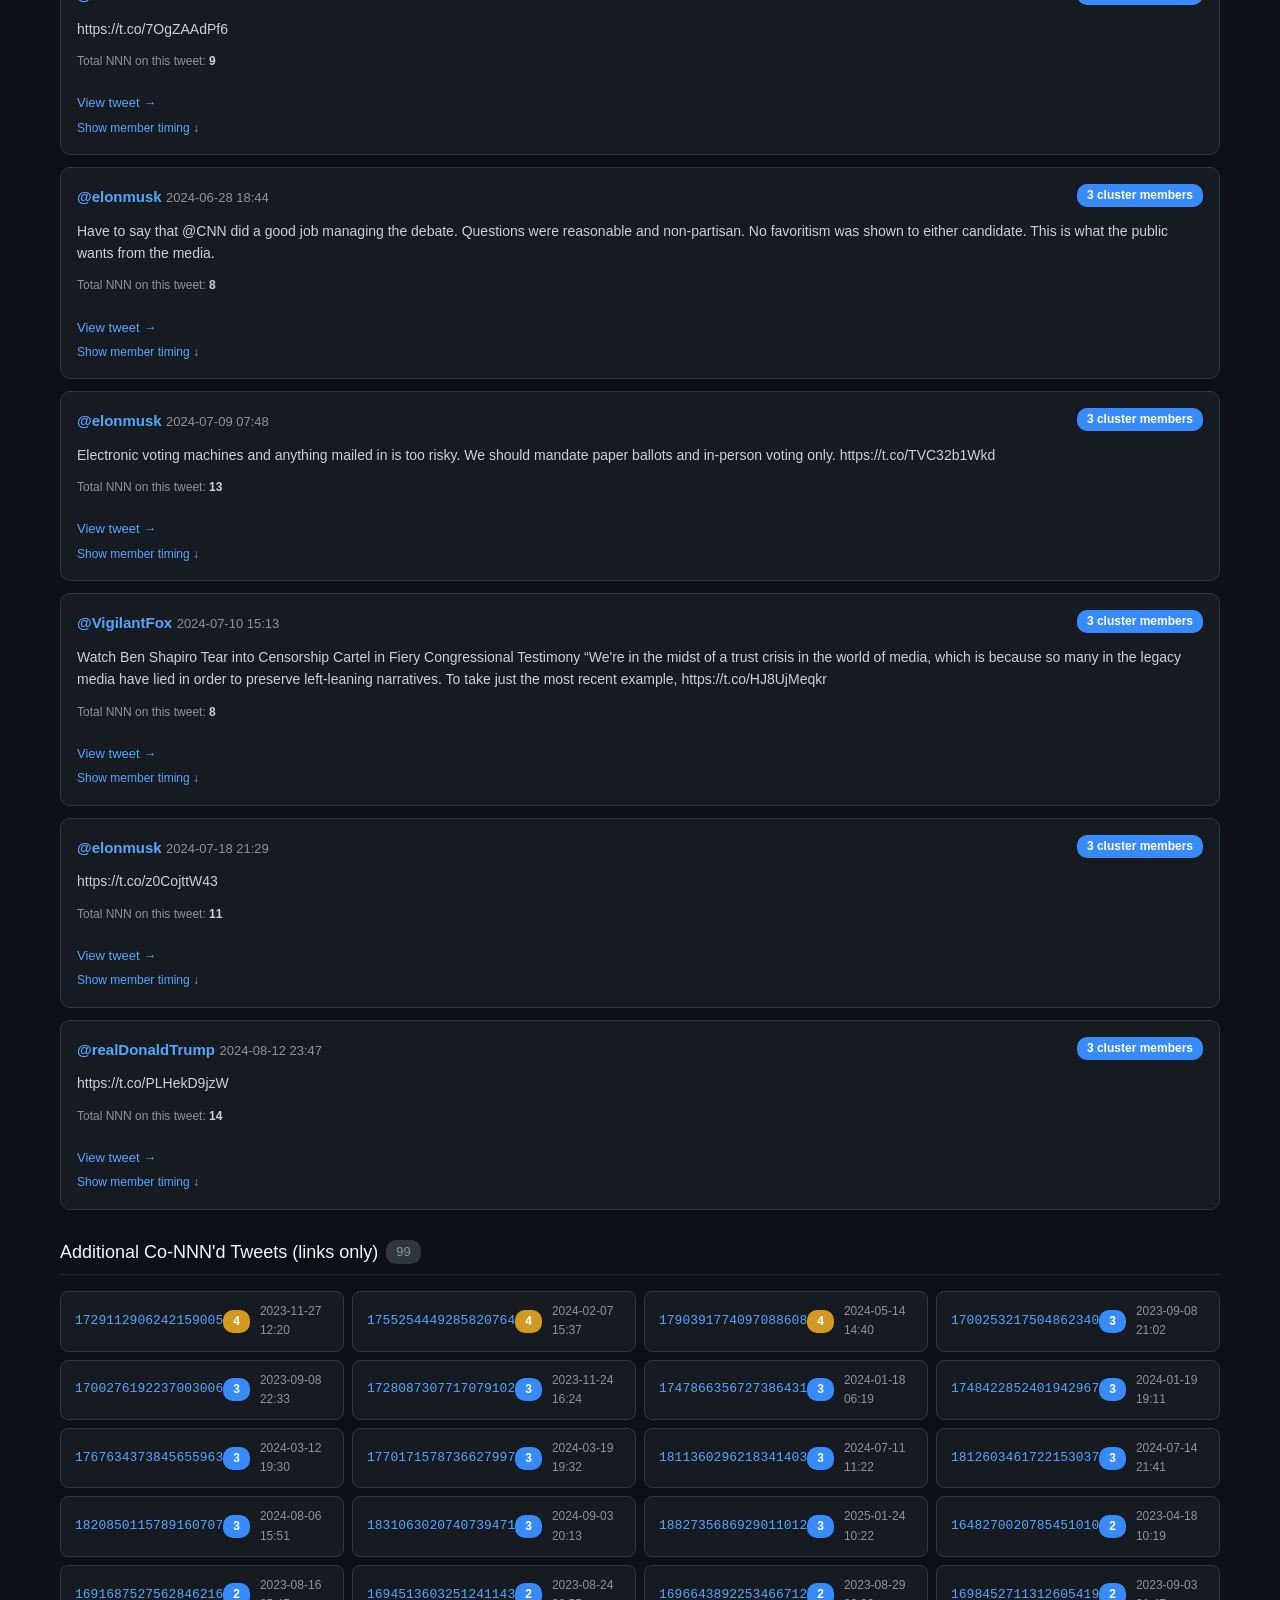
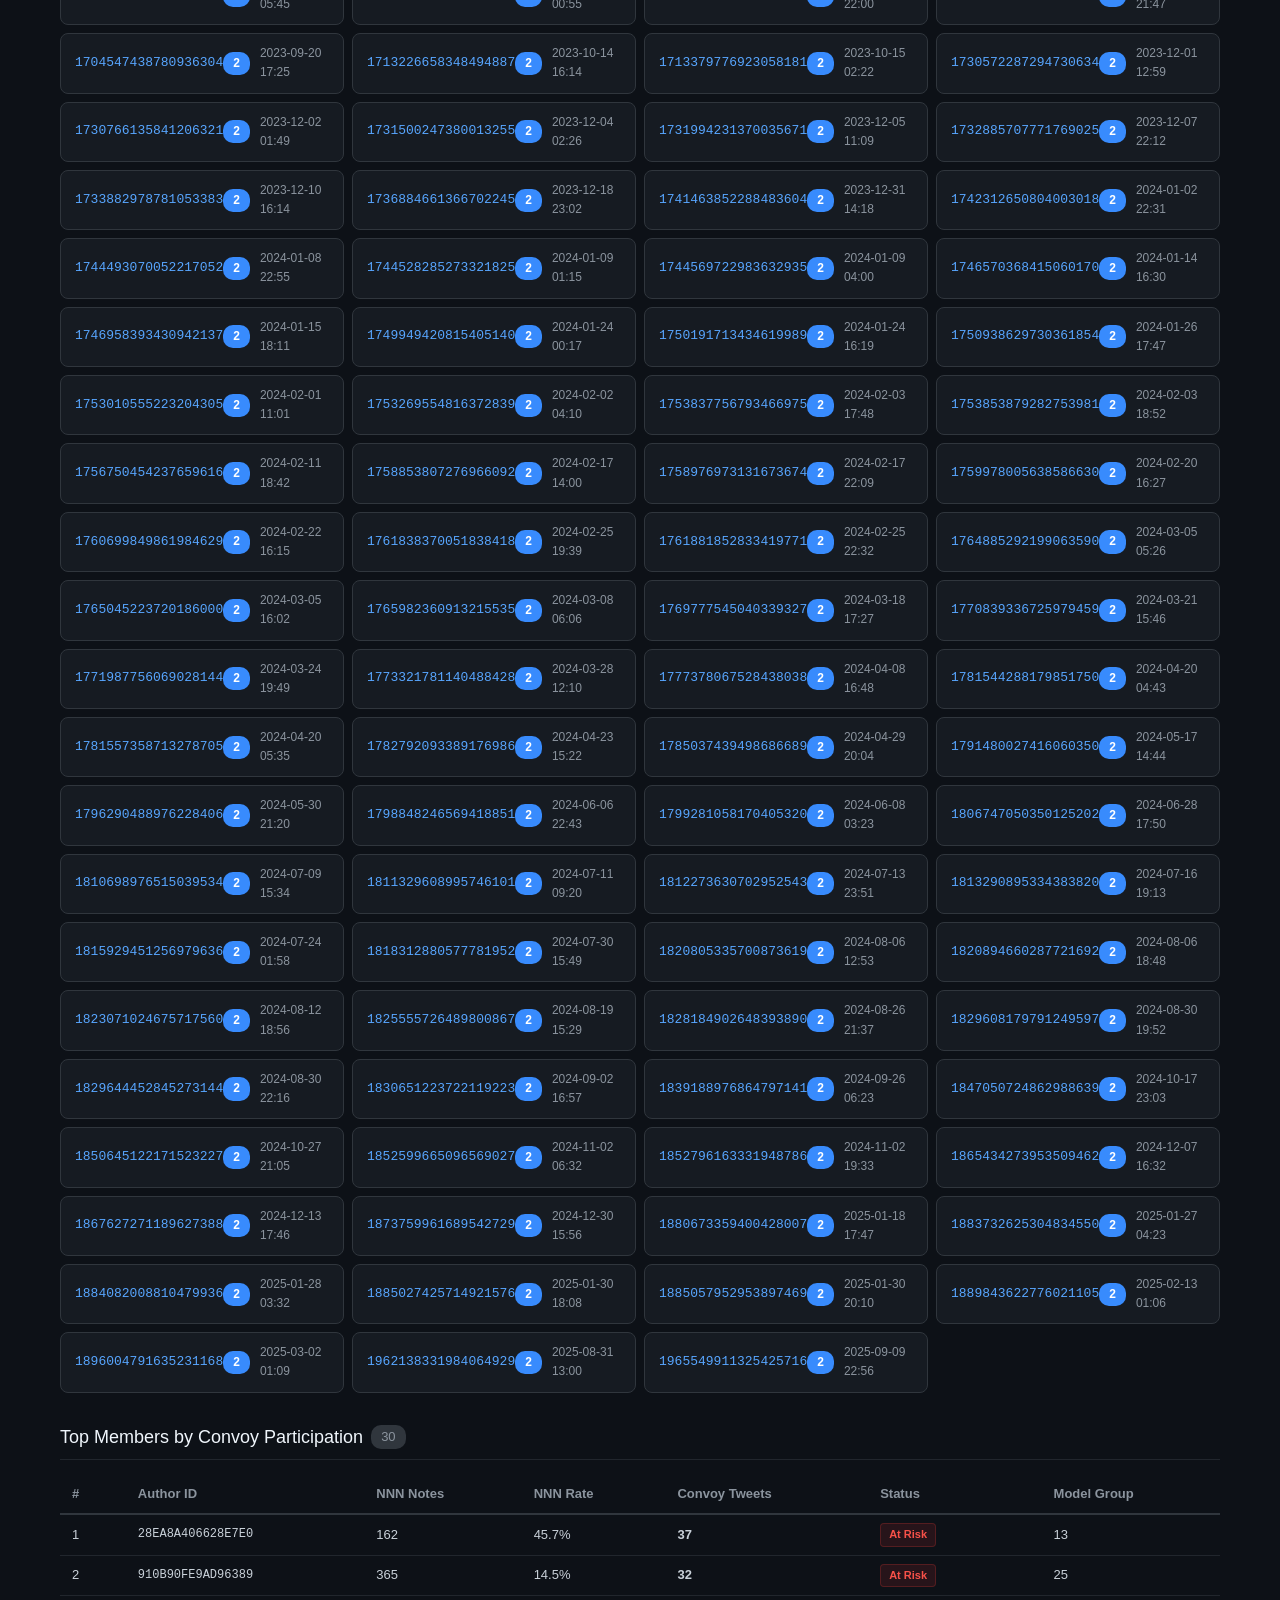
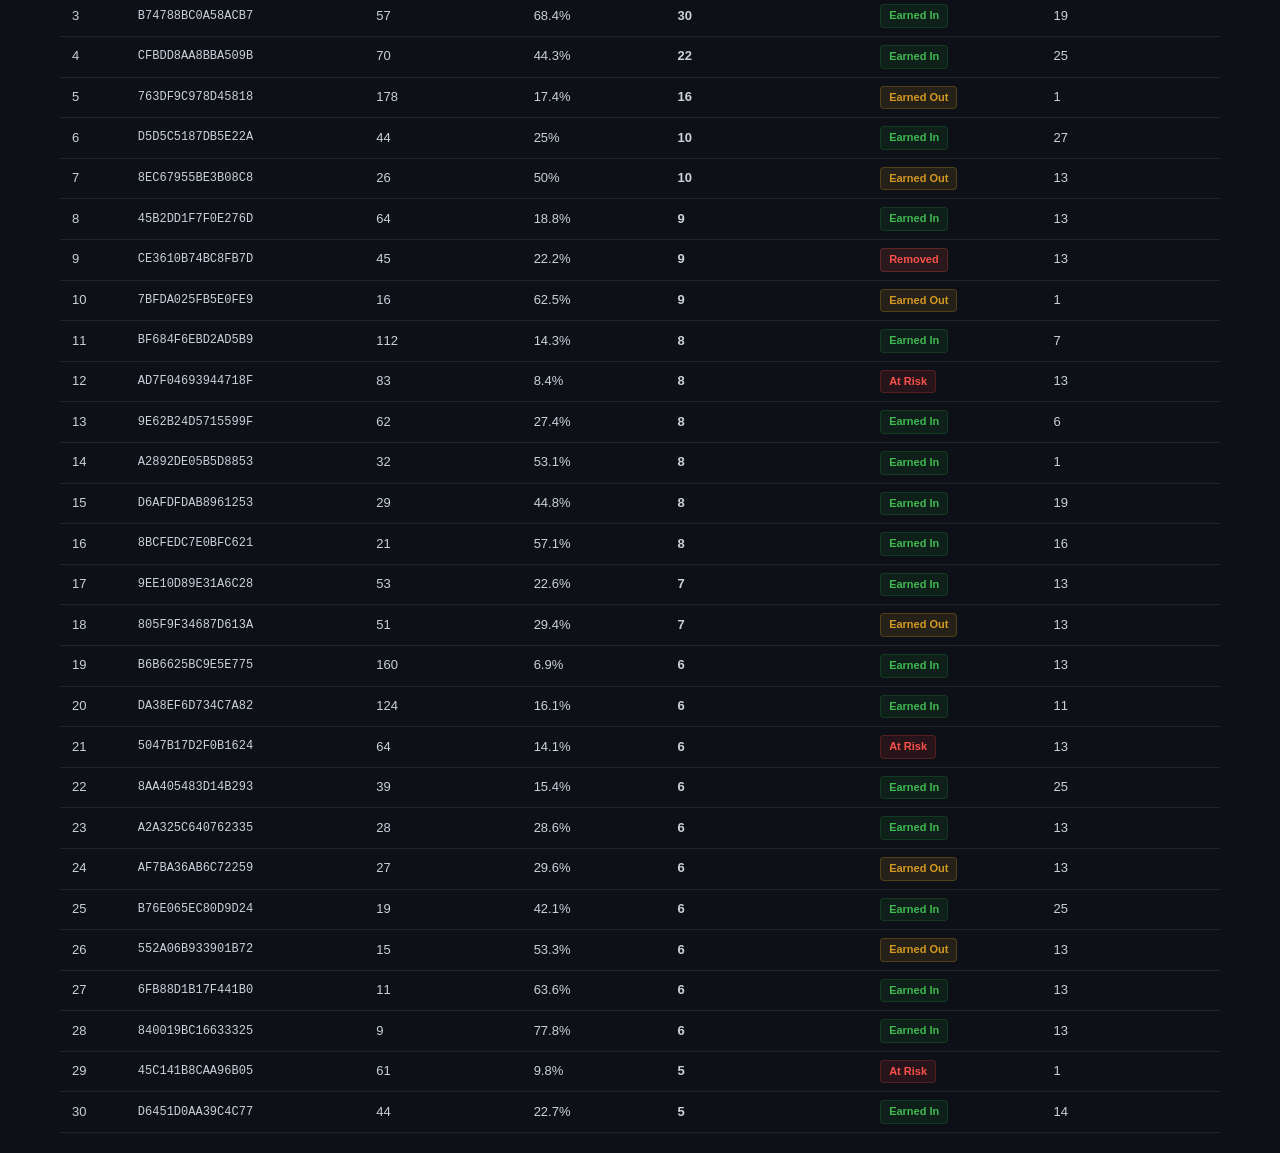
<file: nnn_clusters_viz.html>
<!DOCTYPE html>
<html lang="en">
<head>
<meta charset="UTF-8">
<meta name="viewport" content="width=device-width, initial-scale=1.0">
<title>NNN Coordination Clusters</title>
<style>
* { box-sizing: border-box; margin: 0; padding: 0; }
body { font-family: -apple-system, BlinkMacSystemFont, 'Segoe UI', sans-serif; background: #0d1117; color: #c9d1d9; line-height: 1.6; }
.container { max-width: 1200px; margin: 0 auto; padding: 20px; }
h1 { color: #f0f6fc; font-size: 28px; margin-bottom: 8px; }
.subtitle { color: #8b949e; margin-bottom: 30px; font-size: 15px; }

/* Cluster tabs */
.tabs { display: flex; gap: 8px; margin-bottom: 24px; flex-wrap: wrap; }
.tab { padding: 12px 20px; border-radius: 8px; cursor: pointer; font-size: 14px; font-weight: 600; border: 1px solid #30363d; background: #161b22; transition: all 0.2s; }
.tab:hover { border-color: #58a6ff; }
.tab.active { background: #1f6feb; border-color: #1f6feb; color: #fff; }
.tab .badge { display: inline-block; background: rgba(255,255,255,0.15); padding: 2px 8px; border-radius: 10px; font-size: 12px; margin-left: 6px; }
.tab.active .badge { background: rgba(255,255,255,0.25); }

/* Summary cards */
.summary { display: grid; grid-template-columns: repeat(auto-fit, minmax(160px, 1fr)); gap: 12px; margin-bottom: 24px; }
.stat-card { background: #161b22; border: 1px solid #30363d; border-radius: 8px; padding: 16px; text-align: center; }
.stat-card .number { font-size: 28px; font-weight: 700; color: #58a6ff; }
.stat-card .label { font-size: 12px; color: #8b949e; margin-top: 4px; }

/* Section headers */
.section-header { font-size: 18px; color: #f0f6fc; margin: 28px 0 16px; padding-bottom: 8px; border-bottom: 1px solid #21262d; display: flex; align-items: center; gap: 8px; }
.section-header .count { background: #30363d; padding: 2px 10px; border-radius: 10px; font-size: 13px; color: #8b949e; }

/* Tweet cards */
.tweet-card { background: #161b22; border: 1px solid #30363d; border-radius: 10px; padding: 16px; margin-bottom: 12px; transition: border-color 0.2s; }
.tweet-card:hover { border-color: #484f58; }
.tweet-header { display: flex; justify-content: space-between; align-items: flex-start; margin-bottom: 10px; }
.tweet-account { font-weight: 700; color: #58a6ff; font-size: 15px; }
.tweet-account a { color: inherit; text-decoration: none; }
.tweet-account a:hover { text-decoration: underline; }
.tweet-date { color: #8b949e; font-size: 13px; }
.tweet-text { color: #c9d1d9; font-size: 14px; margin-bottom: 12px; word-break: break-word; }
.tweet-meta { display: flex; gap: 16px; flex-wrap: wrap; align-items: center; margin-bottom: 10px; }
.tweet-meta-item { font-size: 12px; color: #8b949e; }
.tweet-meta-item strong { color: #c9d1d9; }
.overlap-badge { display: inline-block; background: #da3633; color: #fff; padding: 2px 10px; border-radius: 10px; font-size: 12px; font-weight: 600; }
.overlap-badge.medium { background: #d29922; }
.overlap-badge.low { background: #388bfd; }

/* Timing */
.timing-row { display: flex; gap: 8px; align-items: center; font-size: 12px; color: #8b949e; padding: 3px 0; }
.timing-id { font-family: monospace; color: #7ee787; min-width: 130px; }
.timing-time { color: #c9d1d9; }
.timing-toggle { cursor: pointer; color: #58a6ff; font-size: 12px; margin-top: 4px; }
.timing-toggle:hover { text-decoration: underline; }
.timing-section { display: none; margin-top: 8px; padding: 10px; background: #0d1117; border-radius: 6px; }
.timing-section.open { display: block; }

/* Link tweet grid */
.link-grid { display: grid; grid-template-columns: repeat(auto-fill, minmax(280px, 1fr)); gap: 8px; margin-bottom: 30px; }
.link-card { background: #161b22; border: 1px solid #30363d; border-radius: 8px; padding: 10px 14px; display: flex; justify-content: space-between; align-items: center; transition: border-color 0.2s; }
.link-card:hover { border-color: #58a6ff; }
.link-card a { color: #58a6ff; text-decoration: none; font-size: 13px; font-family: monospace; }
.link-card a:hover { text-decoration: underline; }
.link-card .link-meta { display: flex; gap: 10px; align-items: center; }
.link-card .link-date { color: #8b949e; font-size: 12px; }

/* Members table */
.members-table { width: 100%; border-collapse: collapse; font-size: 13px; }
.members-table th { text-align: left; padding: 8px 12px; border-bottom: 2px solid #30363d; color: #8b949e; font-weight: 600; }
.members-table td { padding: 8px 12px; border-bottom: 1px solid #21262d; }
.members-table tr:hover td { background: #161b22; }
.enrollment-badge { display: inline-block; padding: 2px 8px; border-radius: 4px; font-size: 11px; font-weight: 600; }
.enrollment-badge.earnedIn { background: #23863620; color: #3fb950; border: 1px solid #23863640; }
.enrollment-badge.atRisk { background: #da363320; color: #f85149; border: 1px solid #da363340; }
.enrollment-badge.earnedOutAcknowledged { background: #d2992220; color: #d29922; border: 1px solid #d2992240; }
.enrollment-badge.removed { background: #f8514920; color: #f85149; border: 1px solid #f8514940; }

/* Cluster description */
.cluster-desc { background: #161b22; border-left: 3px solid #58a6ff; padding: 14px 18px; margin-bottom: 20px; border-radius: 0 8px 8px 0; font-size: 14px; }
.cluster-desc.c1 { border-left-color: #f85149; }
.cluster-desc.c2 { border-left-color: #58a6ff; }
.cluster-desc.c3 { border-left-color: #d29922; }

.tweet-link { display: inline-block; margin-top: 8px; }
.tweet-link a { color: #58a6ff; text-decoration: none; font-size: 13px; }
.tweet-link a:hover { text-decoration: underline; }

.hidden { display: none; }
</style>
</head>
<body>
<div class="container">
<h1>NNN Coordination Clusters</h1>
<p class="subtitle">Groups of Community Notes authors who repeatedly co-vote "Not Misleading" on the same tweets. Analysis across 2.44M notes.</p>

<div class="tabs" id="tabs"></div>
<div id="cluster-content"></div>
</div>

<script>
const DATA = {"1": {"size": 114, "total_convoys_2plus": 207, "total_convoys_3plus": 71, "total_convoys_5plus": 15, "max_overlap": 11, "detailed_tweets": [["1694886846050771321", {"count": 11, "date": "2023-08-25 01:38", "has_details": true, "username": "realDonaldTrump", "text": "https://t.co/MlIKklPSJT https://t.co/Mcbf2xozsY", "total_nnn": 67, "member_count": 11, "timing": [["AD7F04693944718F", "2023-08-25 01:50:47"], ["B76E065EC80D9D24", "2023-08-25 04:51:55"], ["45A16460E006D0C7", "2023-08-25 08:34:15"], ["51D3C6D5A273B8F5", "2023-08-25 12:03:02"], ["591FEBB622903625", "2023-08-25 14:45:36"], ["FC0588D93AA2B361", "2023-08-25 16:34:29"], ["BF684F6EBD2AD5B9", "2023-08-25 22:04:47"], ["96A10AD20B4B1410", "2023-08-26 04:11:37"], ["AF7BA36AB6C72259", "2023-08-27 12:41:05"], ["B6B6625BC9E5E775", "2023-08-27 18:11:08"], ["CFBDD8AA8BBA509B", "2024-03-30 03:38:56"]]}], ["1812256998588662068", {"count": 8, "date": "2024-07-13 22:45", "has_details": true, "username": "elonmusk", "text": "I fully endorse President Trump and hope for his rapid recovery https://t.co/ZdxkF63EqF", "total_nnn": 53, "member_count": 8, "timing": [["B74788BC0A58ACB7", "2024-07-13 22:57:34"], ["F0720732900696CD", "2024-07-13 22:58:24"], ["3EAC50A3F98F48B7", "2024-07-13 23:44:23"], ["840019BC16633325", "2024-07-13 23:45:55"], ["33E52AD8C3D37B7F", "2024-07-14 00:55:43"], ["CFBDD8AA8BBA509B", "2024-07-14 02:36:12"], ["8FD26B461BEE5567", "2024-07-14 03:58:04"], ["DF6114A742110D21", "2024-07-14 22:14:10"]]}], ["1745338260660854973", {"count": 7, "date": "2024-01-11 06:54", "has_details": true, "username": "elonmusk", "text": "This is the only place to find the truth \nhttps://t.co/NlNNlHcRi5", "total_nnn": 14, "member_count": 7, "timing": [["5E1AFF8317597024", "2024-01-11 07:08:40"], ["860203B1B8B412DA", "2024-01-11 08:14:45"], ["910B90FE9AD96389", "2024-01-11 09:17:14"], ["8AA405483D14B293", "2024-01-11 13:45:06"], ["D5D5C5187DB5E22A", "2024-01-11 16:57:18"], ["B74788BC0A58ACB7", "2024-01-12 02:42:59"], ["CFBDD8AA8BBA509B", "2024-04-02 22:00:22"]]}], ["1747792804560994770", {"count": 7, "date": "2024-01-18 01:27", "has_details": true, "username": "elonmusk", "text": "Wow, I didn\u2019t know Elizabeth Warren was at Davos\n https://t.co/q9FwDDx3Z8", "total_nnn": 12, "member_count": 7, "timing": [["6257C70EE9CD5E38", "2024-01-18 02:01:57"], ["B74788BC0A58ACB7", "2024-01-18 02:08:22"], ["A6CB3611E593A9F8", "2024-01-18 02:14:43"], ["910B90FE9AD96389", "2024-01-18 02:46:41"], ["E580FB6E4CFFB1AF", "2024-01-18 12:37:54"], ["5FD1B566E553EE63", "2024-01-19 01:21:49"], ["9155571645FF512C", "2024-01-19 01:34:46"]]}], ["1850713527012503755", {"count": 7, "date": "2024-10-28 01:37", "has_details": true, "username": "elonmusk", "text": "https://t.co/FWpW6KYz6k", "total_nnn": 22, "member_count": 7, "timing": [["C6BE8B5D97E08A5D", "2024-10-28 02:06:36"], ["9BF673E34113E12E", "2024-10-28 04:29:48"], ["6B24984E6569E4D6", "2024-10-28 08:41:43"], ["AF4772E826BC2F92", "2024-10-28 11:01:03"], ["EB449EAAD0199354", "2024-10-28 19:42:54"], ["28EA8A406628E7E0", "2024-10-28 20:52:59"], ["D0EB08D751EF9C28", "2024-10-29 06:31:32"]]}], ["1732311528227909880", {"count": 6, "date": "2023-12-06 08:10", "has_details": true, "username": "elonmusk", "text": "https://t.co/9apWNwch0V", "total_nnn": 13, "member_count": 6, "timing": [["7BFDA025FB5E0FE9", "2023-12-06 12:11:59"], ["67D69162997EE08E", "2023-12-06 12:45:01"], ["0861E037A8794D9A", "2023-12-06 14:50:45"], ["B74788BC0A58ACB7", "2023-12-06 15:24:17"], ["D6AFDFDAB8961253", "2023-12-07 03:38:27"], ["8EC67955BE3B08C8", "2023-12-07 04:38:12"]]}], ["1736307316499104165", {"count": 6, "date": "2023-12-17 08:48", "has_details": true, "username": "elonmusk", "text": "https://t.co/QnSesQfJXX", "total_nnn": 16, "member_count": 6, "timing": [["910B90FE9AD96389", "2023-12-17 09:41:12"], ["7BFDA025FB5E0FE9", "2023-12-17 10:38:24"], ["D511039B76AF8DA1", "2023-12-17 14:32:36"], ["B74788BC0A58ACB7", "2023-12-17 16:05:32"], ["D9962C0FED42A311", "2023-12-17 18:38:19"], ["8EC67955BE3B08C8", "2023-12-18 06:03:22"]]}], ["1737488430202851389", {"count": 6, "date": "2023-12-20 15:01", "has_details": true, "username": "elonmusk", "text": "Free speech is the bedrock of democracy", "total_nnn": 30, "member_count": 6, "timing": [["2DBEDB12D66A30AB", "2023-12-20 15:33:58"], ["B76E065EC80D9D24", "2023-12-20 15:34:39"], ["8AA405483D14B293", "2023-12-20 15:35:31"], ["0861E037A8794D9A", "2023-12-20 15:35:33"], ["D9962C0FED42A311", "2023-12-20 17:03:18"], ["7BFDA025FB5E0FE9", "2023-12-20 20:11:04"]]}], ["1814676935588344300", {"count": 6, "date": "2024-07-20 15:01", "has_details": true, "username": "elonmusk", "text": "Best AI video to date! https://t.co/RntVWVvL36", "total_nnn": 19, "member_count": 6, "timing": [["CA8B1C5B35BDD419", "2024-07-20 17:23:58"], ["28EA8A406628E7E0", "2024-07-20 18:16:25"], ["840019BC16633325", "2024-07-20 19:02:47"], ["3EAC50A3F98F48B7", "2024-07-20 19:16:09"], ["693BFDFC8FDB44D5", "2024-07-20 22:14:10"], ["5E3962A98319A462", "2024-07-21 01:56:40"]]}], ["1874101153891295635", {"count": 6, "date": "2024-12-31 14:31", "has_details": true, "username": "realDonaldTrump", "text": "We just won a Historic Landslide and Mandate from the American People, but Senate Democrats are organizing to improperly stall and delay the confirmation process of many of our Great Nominees. They will try all sorts of tricks starting very soon. Republicans must not allow them", "total_nnn": 12, "member_count": 6, "timing": [["63BEF7CA57B138E9", "2024-12-31 16:34:06"], ["0A0613FD41579C36", "2024-12-31 20:03:47"], ["28EA8A406628E7E0", "2024-12-31 20:59:56"], ["014DD2EBC378862B", "2025-01-01 06:41:12"], ["DCDF3D2504B1DF45", "2025-01-01 08:25:16"], ["038F7F5D520E4D09", "2025-01-01 16:15:41"]]}], ["1730676425919782948", {"count": 5, "date": "2023-12-01 19:53", "has_details": true, "username": "elonmusk", "text": "So then why is Disney boycotting \ud835\udd4f, yet spending millions on other platforms? https://t.co/vIX5hhc8RS", "total_nnn": 11, "member_count": 5, "timing": [["D323201F8ECDF563", "2023-12-01 20:48:23"], ["5E1AFF8317597024", "2023-12-01 20:49:17"], ["B74788BC0A58ACB7", "2023-12-01 22:48:56"], ["D6AFDFDAB8961253", "2023-12-02 01:38:13"], ["8EC67955BE3B08C8", "2023-12-02 12:57:18"]]}], ["1742401560456421807", {"count": 5, "date": "2024-01-03 04:24", "has_details": true, "username": "elonmusk", "text": "Today is the first day of the rest of your life", "total_nnn": 18, "member_count": 5, "timing": [["96A10AD20B4B1410", "2024-01-03 09:08:22"], ["00F30832A9AA5F1A", "2024-01-03 09:29:24"], ["7BFDA025FB5E0FE9", "2024-01-03 09:56:15"], ["B76E065EC80D9D24", "2024-01-03 13:38:34"], ["29D6415E0B09A405", "2024-01-03 17:59:17"]]}], ["1758559437420122553", {"count": 5, "date": "2024-02-16 18:30", "has_details": true, "username": "elonmusk", "text": "https://t.co/siNIJpXSBX", "total_nnn": 20, "member_count": 5, "timing": [["8AA405483D14B293", "2024-02-16 19:14:36"], ["6FB88D1B17F441B0", "2024-02-16 19:39:25"], ["2DBEDB12D66A30AB", "2024-02-16 20:55:02"], ["3A58C277F4E8B5AC", "2024-02-16 21:18:27"], ["0AE88F7566E76E5C", "2024-02-17 08:30:52"]]}], ["1765047740327702665", {"count": 5, "date": "2024-03-05 16:12", "has_details": true, "username": "elonmusk", "text": "If you\u2019re reading this post, it\u2019s because our servers are working", "total_nnn": 24, "member_count": 5, "timing": [["447FAC9FCC8E6BB0", "2024-03-05 17:04:22"], ["307B36DE6D4EABCE", "2024-03-05 20:07:53"], ["3A58C277F4E8B5AC", "2024-03-05 20:18:45"], ["C8379EEB57E99690", "2024-03-05 20:32:56"], ["CFBDD8AA8BBA509B", "2024-04-01 21:12:42"]]}], ["1800265431078551973", {"count": 5, "date": "2024-06-10 20:35", "has_details": true, "username": "elonmusk", "text": "If Apple integrates OpenAI at the OS level, then Apple devices will be banned at my companies. That is an unacceptable security violation.", "total_nnn": 27, "member_count": 5, "timing": [["EDB563D94A119EC1", "2024-06-10 22:51:01"], ["763DF9C978D45818", "2024-06-10 23:03:35"], ["78E33D92CF34526C", "2024-06-11 14:07:06"], ["B74788BC0A58ACB7", "2024-06-11 22:10:52"], ["C0CDAF69C4F0965A", "2024-06-12 05:12:26"]]}], ["1651376097349578753", {"count": 4, "date": "2023-04-27 00:01", "has_details": true, "username": "TuckerCarlson", "text": "Good evening https://t.co/SPrsYKWKCE", "total_nnn": 16, "member_count": 4, "timing": [["B6B6625BC9E5E775", "2023-04-27 04:29:04"], ["AD7F04693944718F", "2023-04-27 06:49:33"], ["805F9F34687D613A", "2023-04-27 08:10:48"], ["FC0588D93AA2B361", "2023-04-28 00:58:35"]]}], ["1719077000483066319", {"count": 4, "date": "2023-10-30 19:41", "has_details": true, "username": "elonmusk", "text": "The word \u201ccis\u201d is a heterosexual slur. Shame on anyone who uses it.", "total_nnn": 49, "member_count": 4, "timing": [["45B2DD1F7F0E276D", "2023-10-30 21:08:08"], ["BF684F6EBD2AD5B9", "2023-10-31 14:45:27"], ["00F30832A9AA5F1A", "2023-11-01 00:42:40"], ["71F04F93A0BEFCB8", "2023-12-23 07:02:03"]]}], ["1734106499868131340", {"count": 4, "date": "2023-12-11 07:03", "has_details": true, "username": "elonmusk", "text": "Found the video https://t.co/QIcNozjAYW", "total_nnn": 9, "member_count": 4, "timing": [["D323201F8ECDF563", "2023-12-11 08:03:22"], ["B74788BC0A58ACB7", "2023-12-11 16:16:14"], ["860203B1B8B412DA", "2023-12-11 17:42:53"], ["A6CB3611E593A9F8", "2023-12-12 22:48:52"]]}], ["1746965376464732639", {"count": 4, "date": "2024-01-15 18:39", "has_details": true, "username": "elonmusk", "text": "https://t.co/qSn1zAMsfU", "total_nnn": 14, "member_count": 4, "timing": [["9155571645FF512C", "2024-01-15 19:11:43"], ["8AA405483D14B293", "2024-01-15 21:58:20"], ["0AE88F7566E76E5C", "2024-01-16 14:34:46"], ["910B90FE9AD96389", "2024-01-16 22:02:11"]]}], ["1752491924848820595", {"count": 4, "date": "2024-01-31 00:40", "has_details": true, "username": "elonmusk", "text": "Should Tesla change its state of incorporation to Texas, home of its physical headquarters?", "total_nnn": 15, "member_count": 4, "timing": [["B74788BC0A58ACB7", "2024-01-31 01:16:32"], ["6FB88D1B17F441B0", "2024-01-31 01:49:48"], ["552A06B933901B72", "2024-01-31 18:30:07"], ["7B4C8B717BAA3595", "2024-02-01 09:46:38"]]}], ["1763337098705162548", {"count": 4, "date": "2024-02-29 22:55", "has_details": true, "username": "TuckerCarlson", "text": "Ep. 78  The Biden administration helped install a pro-Chinese government in Brazil, which immediately shut down opposition media and began arresting dissidents. Here are two of its victims. https://t.co/U2C7P0K91O", "total_nnn": 8, "member_count": 4, "timing": [["BF5B15BD54986428", "2024-03-01 02:49:48"], ["45A16460E006D0C7", "2024-03-01 03:04:21"], ["16C74F41877248A8", "2024-03-01 16:38:58"], ["763DF9C978D45818", "2024-03-01 22:57:52"]]}], ["1764408622292074661", {"count": 4, "date": "2024-03-03 21:52", "has_details": true, "username": "elonmusk", "text": "A classic by @SwipeWright https://t.co/ktaZUF4S7W", "total_nnn": 21, "member_count": 4, "timing": [["805F9F34687D613A", "2024-03-03 22:06:16"], ["B74788BC0A58ACB7", "2024-03-03 22:32:08"], ["6FB88D1B17F441B0", "2024-03-04 01:57:45"], ["71F04F93A0BEFCB8", "2024-03-04 10:48:29"]]}], ["1780966004002025803", {"count": 4, "date": "2024-04-18 14:25", "has_details": true, "username": "elonmusk", "text": "Now you know part of why it turned into https://t.co/KMfanOy37E", "total_nnn": 13, "member_count": 4, "timing": [["8BCFEDC7E0BFC621", "2024-04-18 15:41:43"], ["5047B17D2F0B1624", "2024-04-18 16:50:03"], ["CFBDD8AA8BBA509B", "2024-04-18 18:09:17"], ["D5D5C5187DB5E22A", "2024-04-18 18:45:27"]]}], ["1781387457193230338", {"count": 4, "date": "2024-04-19 18:20", "has_details": true, "username": "elonmusk", "text": "In my opinion, TikTok should not be banned in the USA, even though such a ban may benefit the \ud835\udd4f platform. \n\nDoing so would be contrary to freedom of speech and expression. It is not what America stands for.", "total_nnn": 12, "member_count": 4, "timing": [["8BCFEDC7E0BFC621", "2024-04-19 19:18:40"], ["167C6D4E49D0432B", "2024-04-19 19:39:36"], ["533843E88BC1876C", "2024-04-19 22:49:18"], ["CFBDD8AA8BBA509B", "2024-04-19 22:50:14"]]}], ["1783727565989134488", {"count": 4, "date": "2024-04-26 05:19", "has_details": true, "username": "elonmusk", "text": "The axiomatic error undermining much of Western Civilization is \u201cweak makes right\u201d. \n\nIf someone accepts, explicitly or implicitly, that the oppressed are always the good guys, then the natural conclusion is that the strong are the bad guys.", "total_nnn": 10, "member_count": 4, "timing": [["E580FB6E4CFFB1AF", "2024-04-26 09:14:47"], ["910B90FE9AD96389", "2024-04-26 10:22:40"], ["5047B17D2F0B1624", "2024-04-26 10:22:54"], ["BF684F6EBD2AD5B9", "2024-04-26 18:27:54"]]}], ["1817273263761817710", {"count": 4, "date": "2024-07-27 18:58", "has_details": true, "username": "elonmusk", "text": "Unless there is more bravery to stand up for what is fair and right, Christianity will perish", "total_nnn": 14, "member_count": 4, "timing": [["A2892DE05B5D8853", "2024-07-28 01:19:27"], ["28EA8A406628E7E0", "2024-07-28 02:18:45"], ["B74788BC0A58ACB7", "2024-07-28 02:39:58"], ["33E52AD8C3D37B7F", "2024-07-29 13:21:06"]]}], ["1855119856649355729", {"count": 4, "date": "2024-11-09 05:26", "has_details": true, "username": "elonmusk", "text": "YES!\n https://t.co/yrtfxAGfXi", "total_nnn": 12, "member_count": 4, "timing": [["6B24984E6569E4D6", "2024-11-09 08:20:00"], ["9E62B24D5715599F", "2024-11-09 14:44:43"], ["28EA8A406628E7E0", "2024-11-09 21:09:35"], ["4C48CC71DD350A99", "2024-11-10 00:38:44"]]}], ["1872774494101880982", {"count": 4, "date": "2024-12-27 22:40", "has_details": true, "username": "elonmusk", "text": "We named @Tesla after Nikola Tesla, one of the greatest engineers ever. \n\nHe was a penniless immigrant whose inventions led to American dominance in electricity generation and usage. https://t.co/1K1IdSUjM0", "total_nnn": 17, "member_count": 4, "timing": [["28EA8A406628E7E0", "2024-12-27 23:50:23"], ["9E62B24D5715599F", "2024-12-28 00:00:06"], ["8A69A2BC1F40899D", "2024-12-28 02:58:32"], ["038F7F5D520E4D09", "2024-12-28 17:43:13"]]}], ["1671370284102819841", {"count": 3, "date": "2023-06-21 04:11", "has_details": true, "username": "elonmusk", "text": "@JamesEsses Repeated, targeted harassment against any account will cause the harassing accounts to receive, at minimum, temporary suspensions. \n\nThe words \u201ccis\u201d or \u201ccisgender\u201d are considered slurs on this platform.", "total_nnn": 19, "member_count": 3, "timing": [["E580FB6E4CFFB1AF", "2023-06-21 05:01:30"], ["57355648C101E7EB", "2023-06-21 05:09:50"], ["5FD1B566E553EE63", "2023-09-03 01:29:50"]]}], ["1694424270821068805", {"count": 3, "date": "2023-08-23 19:00", "has_details": true, "username": "TuckerCarlson", "text": "Here\u2019s what\u2019s happening at 8:55pm ET. https://t.co/UZcgSnv6Nm", "total_nnn": 9, "member_count": 3, "timing": [["AD7F04693944718F", "2023-08-23 21:42:03"], ["E580FB6E4CFFB1AF", "2023-08-23 21:54:39"], ["BF684F6EBD2AD5B9", "2023-08-23 23:09:51"]]}], ["1712479655956279712", {"count": 3, "date": "2023-10-12 14:45", "has_details": true, "username": "benshapiro", "text": "You wanted pictorial proof of dead Jewish babies? Here it is, you pathetic Jew-haters. Israel will minimize civilian casualties. But Israel will not allow the pieces of human shit who did this to live. Every ounce of blood spilled in Gaza is on Hamas. https://t.co/G5XxsTmois", "total_nnn": 11, "member_count": 3, "timing": [["BF684F6EBD2AD5B9", "2023-10-12 22:12:46"], ["30CDECBB465F8707", "2023-10-13 00:21:04"], ["45B2DD1F7F0E276D", "2023-10-13 01:01:04"]]}], ["1725645884409401435", {"count": 3, "date": "2023-11-17 22:43", "has_details": true, "username": "elonmusk", "text": "As I said earlier this week, \u201cdecolonization\u201d, \u201cfrom the river to the sea\u201d and similar euphemisms necessarily imply genocide.\n\nClear calls for extreme violence are against our terms of service and will result in suspension. https://t.co/1fCFo5Lezb", "total_nnn": 9, "member_count": 3, "timing": [["DA38EF6D734C7A82", "2023-11-17 23:23:56"], ["45B2DD1F7F0E276D", "2023-11-18 06:08:33"], ["71F04F93A0BEFCB8", "2023-11-18 19:58:11"]]}], ["1729222867890651456", {"count": 3, "date": "2023-11-27 19:37", "has_details": true, "username": "elonmusk", "text": "Trite as it may sound, I wish for world peace", "total_nnn": 16, "member_count": 3, "timing": [["00F30832A9AA5F1A", "2023-11-27 20:51:11"], ["29D6415E0B09A405", "2023-11-27 21:15:51"], ["B74788BC0A58ACB7", "2023-11-27 21:43:50"]]}], ["1733529033575465381", {"count": 3, "date": "2023-12-09 16:48", "has_details": true, "username": "elonmusk", "text": "Reinstate Alex Jones on this platform?\n\nVox Populi, Vox Dei.", "total_nnn": 21, "member_count": 3, "timing": [["7BFDA025FB5E0FE9", "2023-12-09 18:01:06"], ["D5D5C5187DB5E22A", "2023-12-09 20:45:45"], ["94564EAE211B860F", "2023-12-09 21:27:48"]]}], ["1741133362117681512", {"count": 3, "date": "2023-12-30 16:25", "has_details": true, "username": "elonmusk", "text": "Night and day difference https://t.co/7WUaRHeNqt", "total_nnn": 21, "member_count": 3, "timing": [["9A301DA8C5AA0A8F", "2023-12-30 18:38:14"], ["E29AE91BB96FB1E2", "2023-12-30 20:35:36"], ["8EC67955BE3B08C8", "2024-01-01 16:42:51"]]}], ["1743028102446408026", {"count": 3, "date": "2024-01-04 21:54", "has_details": true, "username": "elonmusk", "text": "This platform is seeing incredible usage growth! https://t.co/zIOk0wNCsd", "total_nnn": 13, "member_count": 3, "timing": [["FEA168AB675EFBD2", "2024-01-04 23:27:15"], ["B74788BC0A58ACB7", "2024-01-05 02:38:12"], ["9A301DA8C5AA0A8F", "2024-01-05 06:52:20"]]}], ["1743543346499338563", {"count": 3, "date": "2024-01-06 08:01", "has_details": true, "username": "elonmusk", "text": "My son lil X loves clinging precariously to my back &amp; yelling \u201cmonkey rides!\u201d \ud83d\ude02 https://t.co/hzGXkBJk4X", "total_nnn": 19, "member_count": 3, "timing": [["6257C70EE9CD5E38", "2024-01-06 11:56:30"], ["7B4C8B717BAA3595", "2024-01-06 12:40:47"], ["B74788BC0A58ACB7", "2024-01-06 13:54:10"]]}], ["1745649650227720321", {"count": 3, "date": "2024-01-12 03:31", "has_details": true, "username": "TheRabbitHole", "text": "\u201cIf people in the media cannot decide whether they are in the business of reporting news or manufacturing propaganda, it is all the more important that the public understand that difference, and choose their news sources accordingly.\u201d\n\n\u2015 Thomas Sowell https://t.co/ypcsq7LA23", "total_nnn": 12, "member_count": 3, "timing": [["DA38EF6D734C7A82", "2024-01-12 09:26:18"], ["AF7BA36AB6C72259", "2024-01-12 09:28:09"], ["2EA8523F15B19BAD", "2024-01-12 12:42:56"]]}], ["1746789759177941209", {"count": 3, "date": "2024-01-15 07:01", "has_details": true, "username": "elonmusk", "text": "Just had a conversation with some smart people could not believe this is happening \nhttps://t.co/fcu4MZ1l5O", "total_nnn": 10, "member_count": 3, "timing": [["9A301DA8C5AA0A8F", "2024-01-15 08:27:40"], ["FEA168AB675EFBD2", "2024-01-15 14:46:13"], ["D5D5C5187DB5E22A", "2024-01-15 15:01:48"]]}], ["1754939251257475555", {"count": 3, "date": "2024-02-06 18:44", "has_details": true, "username": "TuckerCarlson", "text": "Why I'm interviewing Vladimir Putin. https://t.co/hqvXUZqvHX", "total_nnn": 43, "member_count": 3, "timing": [["B76E065EC80D9D24", "2024-02-07 00:50:17"], ["552A06B933901B72", "2024-02-08 00:49:18"], ["A6CB3611E593A9F8", "2024-03-05 03:31:42"]]}], ["1760849603119947981", {"count": 3, "date": "2024-02-23 02:10", "has_details": true, "username": "elonmusk", "text": "I\u2019m glad that Google overplayed their hand with their AI image generation, as it made their insane racist, anti-civilizational programming clear to all", "total_nnn": 15, "member_count": 3, "timing": [["3A58C277F4E8B5AC", "2024-02-23 07:01:24"], ["8EC67955BE3B08C8", "2024-02-23 13:18:56"], ["307B36DE6D4EABCE", "2024-02-23 19:51:38"]]}], ["1769362828954132928", {"count": 3, "date": "2024-03-17 13:59", "has_details": true, "username": "elonmusk", "text": "Speech with full context\n https://t.co/7ly7Cf3fEG", "total_nnn": 9, "member_count": 3, "timing": [["DA38EF6D734C7A82", "2024-03-17 15:36:18"], ["763DF9C978D45818", "2024-03-17 17:57:36"], ["BF5B15BD54986428", "2024-03-17 22:26:01"]]}], ["1776475718383534148", {"count": 3, "date": "2024-04-06 05:03", "has_details": true, "username": "elonmusk", "text": "@alexandre Why are you demanding so much censorship in Brazil?", "total_nnn": 10, "member_count": 3, "timing": [["45A16460E006D0C7", "2024-04-06 10:51:39"], ["763DF9C978D45818", "2024-04-06 15:56:57"], ["8BCFEDC7E0BFC621", "2024-04-06 16:36:38"]]}], ["1782441020036145267", {"count": 3, "date": "2024-04-22 16:07", "has_details": true, "username": "elonmusk", "text": "Don\u2019t take my word for it, just ask the Australian PM! https://t.co/ZJBKrstStQ", "total_nnn": 14, "member_count": 3, "timing": [["167C6D4E49D0432B", "2024-04-22 19:49:44"], ["910B90FE9AD96389", "2024-04-23 05:24:25"], ["57355648C101E7EB", "2024-04-24 00:30:04"]]}], ["1800272349134279011", {"count": 3, "date": "2024-06-10 21:02", "has_details": true, "username": "elonmusk", "text": "https://t.co/7OgZAAdPf6", "total_nnn": 9, "member_count": 3, "timing": [["EDB563D94A119EC1", "2024-06-10 21:57:54"], ["B74788BC0A58ACB7", "2024-06-10 21:58:04"], ["C0CDAF69C4F0965A", "2024-06-11 04:59:37"]]}], ["1806760601701724565", {"count": 3, "date": "2024-06-28 18:44", "has_details": true, "username": "elonmusk", "text": "Have to say that @CNN did a good job managing the debate. \n\nQuestions were reasonable and non-partisan. No favoritism was shown to either candidate. \n\nThis is what the public wants from the media.", "total_nnn": 8, "member_count": 3, "timing": [["8A5608D16FAC14B5", "2024-06-28 23:40:14"], ["A2A325C640762335", "2024-06-29 04:37:41"], ["CE3610B74BC8FB7D", "2024-06-29 05:07:32"]]}], ["1810581873703194727", {"count": 3, "date": "2024-07-09 07:48", "has_details": true, "username": "elonmusk", "text": "Electronic voting machines and anything mailed in is too risky. \n\nWe should mandate paper ballots and in-person voting only. https://t.co/TVC32b1Wkd", "total_nnn": 13, "member_count": 3, "timing": [["CE3610B74BC8FB7D", "2024-07-09 11:16:22"], ["DF6114A742110D21", "2024-07-09 20:34:34"], ["CFBDD8AA8BBA509B", "2024-07-14 02:43:26"]]}], ["1811056137640530235", {"count": 3, "date": "2024-07-10 15:13", "has_details": true, "username": "VigilantFox", "text": "Watch Ben Shapiro Tear into Censorship Cartel in Fiery Congressional Testimony\n\n\u201cWe're in the midst of a trust crisis in the world of media, which is because so many in the legacy media have lied in order to preserve left-leaning narratives. To take just the most recent example, https://t.co/HJ8UjMeqkr", "total_nnn": 8, "member_count": 3, "timing": [["0D2A33BE502DBB4C", "2024-07-11 12:35:06"], ["9EE10D89E31A6C28", "2024-07-11 17:42:50"], ["A2A325C640762335", "2024-07-11 23:13:20"]]}], ["1814049945923559812", {"count": 3, "date": "2024-07-18 21:29", "has_details": true, "username": "elonmusk", "text": "https://t.co/z0CojttW43", "total_nnn": 11, "member_count": 3, "timing": [["CA8B1C5B35BDD419", "2024-07-18 22:20:04"], ["F0720732900696CD", "2024-07-18 23:32:06"], ["840019BC16633325", "2024-07-19 15:30:30"]]}], ["1823144316014911820", {"count": 3, "date": "2024-08-12 23:47", "has_details": true, "username": "realDonaldTrump", "text": "https://t.co/PLHekD9jzW", "total_nnn": 14, "member_count": 3, "timing": [["B74788BC0A58ACB7", "2024-08-13 02:21:09"], ["28EA8A406628E7E0", "2024-08-13 02:54:42"], ["D6AFDFDAB8961253", "2024-08-13 18:56:54"]]}]], "link_tweets": [["1729112906242159005", 4, "2023-11-27 12:20"], ["1755254449285820764", 4, "2024-02-07 15:37"], ["1790391774097088608", 4, "2024-05-14 14:40"], ["1700253217504862340", 3, "2023-09-08 21:02"], ["1700276192237003006", 3, "2023-09-08 22:33"], ["1728087307717079102", 3, "2023-11-24 16:24"], ["1747866356727386431", 3, "2024-01-18 06:19"], ["1748422852401942967", 3, "2024-01-19 19:11"], ["1767634373845655963", 3, "2024-03-12 19:30"], ["1770171578736627997", 3, "2024-03-19 19:32"], ["1811360296218341403", 3, "2024-07-11 11:22"], ["1812603461722153037", 3, "2024-07-14 21:41"], ["1820850115789160707", 3, "2024-08-06 15:51"], ["1831063020740739471", 3, "2024-09-03 20:13"], ["1882735686929011012", 3, "2025-01-24 10:22"], ["1648270020785451010", 2, "2023-04-18 10:19"], ["1691687527562846216", 2, "2023-08-16 05:45"], ["1694513603251241143", 2, "2023-08-24 00:55"], ["1696643892253466712", 2, "2023-08-29 22:00"], ["1698452711312605419", 2, "2023-09-03 21:47"], ["1704547438780936304", 2, "2023-09-20 17:25"], ["1713226658348494887", 2, "2023-10-14 16:14"], ["1713379776923058181", 2, "2023-10-15 02:22"], ["1730572287294730634", 2, "2023-12-01 12:59"], ["1730766135841206321", 2, "2023-12-02 01:49"], ["1731500247380013255", 2, "2023-12-04 02:26"], ["1731994231370035671", 2, "2023-12-05 11:09"], ["1732885707771769025", 2, "2023-12-07 22:12"], ["1733882978781053383", 2, "2023-12-10 16:14"], ["1736884661366702245", 2, "2023-12-18 23:02"], ["1741463852288483604", 2, "2023-12-31 14:18"], ["1742312650804003018", 2, "2024-01-02 22:31"], ["1744493070052217052", 2, "2024-01-08 22:55"], ["1744528285273321825", 2, "2024-01-09 01:15"], ["1744569722983632935", 2, "2024-01-09 04:00"], ["1746570368415060170", 2, "2024-01-14 16:30"], ["1746958393430942137", 2, "2024-01-15 18:11"], ["1749949420815405140", 2, "2024-01-24 00:17"], ["1750191713434619989", 2, "2024-01-24 16:19"], ["1750938629730361854", 2, "2024-01-26 17:47"], ["1753010555223204305", 2, "2024-02-01 11:01"], ["1753269554816372839", 2, "2024-02-02 04:10"], ["1753837756793466975", 2, "2024-02-03 17:48"], ["1753853879282753981", 2, "2024-02-03 18:52"], ["1756750454237659616", 2, "2024-02-11 18:42"], ["1758853807276966092", 2, "2024-02-17 14:00"], ["1758976973131673674", 2, "2024-02-17 22:09"], ["1759978005638586630", 2, "2024-02-20 16:27"], ["1760699849861984629", 2, "2024-02-22 16:15"], ["1761838370051838418", 2, "2024-02-25 19:39"], ["1761881852833419771", 2, "2024-02-25 22:32"], ["1764885292199063590", 2, "2024-03-05 05:26"], ["1765045223720186000", 2, "2024-03-05 16:02"], ["1765982360913215535", 2, "2024-03-08 06:06"], ["1769777545040339327", 2, "2024-03-18 17:27"], ["1770839336725979459", 2, "2024-03-21 15:46"], ["1771987756069028144", 2, "2024-03-24 19:49"], ["1773321781140488428", 2, "2024-03-28 12:10"], ["1777378067528438038", 2, "2024-04-08 16:48"], ["1781544288179851750", 2, "2024-04-20 04:43"], ["1781557358713278705", 2, "2024-04-20 05:35"], ["1782792093389176986", 2, "2024-04-23 15:22"], ["1785037439498686689", 2, "2024-04-29 20:04"], ["1791480027416060350", 2, "2024-05-17 14:44"], ["1796290488976228406", 2, "2024-05-30 21:20"], ["1798848246569418851", 2, "2024-06-06 22:43"], ["1799281058170405320", 2, "2024-06-08 03:23"], ["1806747050350125202", 2, "2024-06-28 17:50"], ["1810698976515039534", 2, "2024-07-09 15:34"], ["1811329608995746101", 2, "2024-07-11 09:20"], ["1812273630702952543", 2, "2024-07-13 23:51"], ["1813290895334383820", 2, "2024-07-16 19:13"], ["1815929451256979636", 2, "2024-07-24 01:58"], ["1818312880577781952", 2, "2024-07-30 15:49"], ["1820805335700873619", 2, "2024-08-06 12:53"], ["1820894660287721692", 2, "2024-08-06 18:48"], ["1823071024675717560", 2, "2024-08-12 18:56"], ["1825555726489800867", 2, "2024-08-19 15:29"], ["1828184902648393890", 2, "2024-08-26 21:37"], ["1829608179791249597", 2, "2024-08-30 19:52"], ["1829644452845273144", 2, "2024-08-30 22:16"], ["1830651223722119223", 2, "2024-09-02 16:57"], ["1839188976864797141", 2, "2024-09-26 06:23"], ["1847050724862988639", 2, "2024-10-17 23:03"], ["1850645122171523227", 2, "2024-10-27 21:05"], ["1852599665096569027", 2, "2024-11-02 06:32"], ["1852796163331948786", 2, "2024-11-02 19:33"], ["1865434273953509462", 2, "2024-12-07 16:32"], ["1867627271189627388", 2, "2024-12-13 17:46"], ["1873759961689542729", 2, "2024-12-30 15:56"], ["1880673359400428007", 2, "2025-01-18 17:47"], ["1883732625304834550", 2, "2025-01-27 04:23"], ["1884082008810479936", 2, "2025-01-28 03:32"], ["1885027425714921576", 2, "2025-01-30 18:08"], ["1885057952953897469", 2, "2025-01-30 20:10"], ["1889843622776021105", 2, "2025-02-13 01:06"], ["1896004791635231168", 2, "2025-03-02 01:09"], ["1962138331984064929", 2, "2025-08-31 13:00"], ["1965549911325425716", 2, "2025-09-09 22:56"]], "members": [{"id": "28EA8A406628E7E0", "full_id": "28EA8A406628E7E09773C701B23AB0731122A687094D906A791078105FA2C0ED", "nnn_notes": 162, "nnn_rate": 45.7, "convoy_tweets": 37, "enrollment": "atRisk", "modeling_group": 13.0}, {"id": "910B90FE9AD96389", "full_id": "910B90FE9AD963899CED052578CD0820D35D5170047B086BA466FBDC6034FF3A", "nnn_notes": 365, "nnn_rate": 14.5, "convoy_tweets": 32, "enrollment": "atRisk", "modeling_group": 25.0}, {"id": "B74788BC0A58ACB7", "full_id": "B74788BC0A58ACB712FB34BF12D6883D36451F476FDAC6207D1DD77FD345DA4D", "nnn_notes": 57, "nnn_rate": 68.4, "convoy_tweets": 30, "enrollment": "earnedIn", "modeling_group": 19.0}, {"id": "CFBDD8AA8BBA509B", "full_id": "CFBDD8AA8BBA509B14D33C91CCA9D3D177C62BB581A2C6BD25C34131234D4728", "nnn_notes": 70, "nnn_rate": 44.3, "convoy_tweets": 22, "enrollment": "earnedIn", "modeling_group": 25.0}, {"id": "763DF9C978D45818", "full_id": "763DF9C978D458183954A6A40909CCE12D6E9406C3F6D57B127A91EEF0D1DA7A", "nnn_notes": 178, "nnn_rate": 17.4, "convoy_tweets": 16, "enrollment": "earnedOutAcknowledged", "modeling_group": 1.0}, {"id": "D5D5C5187DB5E22A", "full_id": "D5D5C5187DB5E22AA5D7CCFC9E676D4E69740D35F06F3BFCEFA6F840344D4F56", "nnn_notes": 44, "nnn_rate": 25.0, "convoy_tweets": 10, "enrollment": "earnedIn", "modeling_group": 27.0}, {"id": "8EC67955BE3B08C8", "full_id": "8EC67955BE3B08C8E8D686DD3DE87EA60CB2A5862C2842DC1DB3653E444986B7", "nnn_notes": 26, "nnn_rate": 50.0, "convoy_tweets": 10, "enrollment": "earnedOutAcknowledged", "modeling_group": 13.0}, {"id": "45B2DD1F7F0E276D", "full_id": "45B2DD1F7F0E276D0357A033CF697A1A72A073E33F053ED48234C7A823812B48", "nnn_notes": 64, "nnn_rate": 18.8, "convoy_tweets": 9, "enrollment": "earnedIn", "modeling_group": 13.0}, {"id": "CE3610B74BC8FB7D", "full_id": "CE3610B74BC8FB7DD9C1B7B8B28B71E82EA160264D60C911EAE2061C50C9561D", "nnn_notes": 45, "nnn_rate": 22.2, "convoy_tweets": 9, "enrollment": "removed", "modeling_group": 13.0}, {"id": "7BFDA025FB5E0FE9", "full_id": "7BFDA025FB5E0FE9AE25181FE89D919CFEB8678414DB60CD9144F9DB9B4840F1", "nnn_notes": 16, "nnn_rate": 62.5, "convoy_tweets": 9, "enrollment": "earnedOutAcknowledged", "modeling_group": 1.0}, {"id": "BF684F6EBD2AD5B9", "full_id": "BF684F6EBD2AD5B90CC600195B8A83B6F4751A11E2EDF14C4C155C54993EDFCB", "nnn_notes": 112, "nnn_rate": 14.3, "convoy_tweets": 8, "enrollment": "earnedIn", "modeling_group": 7.0}, {"id": "AD7F04693944718F", "full_id": "AD7F04693944718FF63356AC807CB9B5453A412E85BCEFA2BC4101D357491A15", "nnn_notes": 83, "nnn_rate": 8.4, "convoy_tweets": 8, "enrollment": "atRisk", "modeling_group": 13.0}, {"id": "9E62B24D5715599F", "full_id": "9E62B24D5715599F0BC3462E3ED328F872F088650AC3ED44CACE01A273F535EA", "nnn_notes": 62, "nnn_rate": 27.4, "convoy_tweets": 8, "enrollment": "earnedIn", "modeling_group": 6.0}, {"id": "A2892DE05B5D8853", "full_id": "A2892DE05B5D885382527484CB363994EC248F5A8013EB21AAE11A7B77FE27B7", "nnn_notes": 32, "nnn_rate": 53.1, "convoy_tweets": 8, "enrollment": "earnedIn", "modeling_group": 1.0}, {"id": "D6AFDFDAB8961253", "full_id": "D6AFDFDAB8961253E4FC110C0377A733902CCD6058B3A04408E7C9BFC2F29685", "nnn_notes": 29, "nnn_rate": 44.8, "convoy_tweets": 8, "enrollment": "earnedIn", "modeling_group": 19.0}, {"id": "8BCFEDC7E0BFC621", "full_id": "8BCFEDC7E0BFC6212BF0ABECE6BB2CF9CF0EE5E919C7D7E82982C3F6541696A4", "nnn_notes": 21, "nnn_rate": 57.1, "convoy_tweets": 8, "enrollment": "earnedIn", "modeling_group": 16.0}, {"id": "9EE10D89E31A6C28", "full_id": "9EE10D89E31A6C28537F7CA0679C4F67096184C0B59D2AEC000F5AAEEF577DDD", "nnn_notes": 53, "nnn_rate": 22.6, "convoy_tweets": 7, "enrollment": "earnedIn", "modeling_group": 13.0}, {"id": "805F9F34687D613A", "full_id": "805F9F34687D613A3D71E97D4194B566685D2B71B24A5C404A89601A9C18ED6C", "nnn_notes": 51, "nnn_rate": 29.4, "convoy_tweets": 7, "enrollment": "earnedOutAcknowledged", "modeling_group": 13.0}, {"id": "B6B6625BC9E5E775", "full_id": "B6B6625BC9E5E7753A723787520D6DFB26F84176B599FCA8FDB14A8F7E0FFBB1", "nnn_notes": 160, "nnn_rate": 6.9, "convoy_tweets": 6, "enrollment": "earnedIn", "modeling_group": 13.0}, {"id": "DA38EF6D734C7A82", "full_id": "DA38EF6D734C7A82F27D00AA54A88CC39756C94B6F9FBBC6FC5C1B41DAF0B172", "nnn_notes": 124, "nnn_rate": 16.1, "convoy_tweets": 6, "enrollment": "earnedIn", "modeling_group": 11.0}, {"id": "5047B17D2F0B1624", "full_id": "5047B17D2F0B1624B0EB5504CF5628DC96446BF8A7EA96293399E155DB4BBA8A", "nnn_notes": 64, "nnn_rate": 14.1, "convoy_tweets": 6, "enrollment": "atRisk", "modeling_group": 13.0}, {"id": "8AA405483D14B293", "full_id": "8AA405483D14B293EA44043A5ED8451C94BACB15BEE5C71D832D2CA2A38DF542", "nnn_notes": 39, "nnn_rate": 15.4, "convoy_tweets": 6, "enrollment": "earnedIn", "modeling_group": 25.0}, {"id": "A2A325C640762335", "full_id": "A2A325C640762335148E053F22AF5725EAD55A6A84CF4D1E19648B03294BA57F", "nnn_notes": 28, "nnn_rate": 28.6, "convoy_tweets": 6, "enrollment": "earnedIn", "modeling_group": 13.0}, {"id": "AF7BA36AB6C72259", "full_id": "AF7BA36AB6C7225926C7A4586E699AF131055016E3E5E134145143DF98E2A3BD", "nnn_notes": 27, "nnn_rate": 29.6, "convoy_tweets": 6, "enrollment": "earnedOutAcknowledged", "modeling_group": 13.0}, {"id": "B76E065EC80D9D24", "full_id": "B76E065EC80D9D24C156FF8F6E96284C6AB36AE26357FEDF369ECE65BCF7064D", "nnn_notes": 19, "nnn_rate": 42.1, "convoy_tweets": 6, "enrollment": "earnedIn", "modeling_group": 25.0}, {"id": "552A06B933901B72", "full_id": "552A06B933901B729D02A4E449268645299B19D40BBA241A54167CA1602362AB", "nnn_notes": 15, "nnn_rate": 53.3, "convoy_tweets": 6, "enrollment": "earnedOutAcknowledged", "modeling_group": 13.0}, {"id": "6FB88D1B17F441B0", "full_id": "6FB88D1B17F441B0F4D46C23752F7819E9A5C18F247355BEF86E4061C5F85550", "nnn_notes": 11, "nnn_rate": 63.6, "convoy_tweets": 6, "enrollment": "earnedIn", "modeling_group": 13.0}, {"id": "840019BC16633325", "full_id": "840019BC16633325EF47EBB4F9BCDD32285DBADC84D87B6BA387BD6F3875E2D9", "nnn_notes": 9, "nnn_rate": 77.8, "convoy_tweets": 6, "enrollment": "earnedIn", "modeling_group": 13.0}, {"id": "45C141B8CAA96B05", "full_id": "45C141B8CAA96B0508836929F96EE5909791B0BD48E1AA8293253D14EC6FB202", "nnn_notes": 61, "nnn_rate": 9.8, "convoy_tweets": 5, "enrollment": "atRisk", "modeling_group": 1.0}, {"id": "D6451D0AA39C4C77", "full_id": "D6451D0AA39C4C7700371748147442FB6C0D8EE60E0A247BFBE84DB6DAB37C59", "nnn_notes": 44, "nnn_rate": 22.7, "convoy_tweets": 5, "enrollment": "earnedIn", "modeling_group": 14.0}]}, "2": {"size": 63, "total_convoys_2plus": 110, "total_convoys_3plus": 32, "total_convoys_5plus": 6, "max_overlap": 11, "detailed_tweets": [["1812275407044940079", {"count": 11, "date": "2024-07-13 23:58", "has_details": true, "username": "POTUS46Archive", "text": "I have been briefed on the shooting at Donald Trump\u2019s rally in Pennsylvania.\u00a0\n \nI\u2019m grateful to hear that he\u2019s safe and doing well. I\u2019m praying for him and his family and for all those who were at the rally, as we await further information.\n \nJill and I are grateful to the Secret", "total_nnn": 35, "member_count": 11, "timing": [["F2AA6113A20F1E9B", "2024-07-14 00:12:16"], ["8A916524B285836A", "2024-07-14 00:20:51"], ["B8538EBDE2C27C3A", "2024-07-14 00:27:54"], ["7E68EF40AFD86124", "2024-07-14 00:32:37"], ["FFBB6F827F4891A5", "2024-07-14 00:41:06"], ["751A9D81A76FF476", "2024-07-14 01:03:20"], ["080DF27DF436E162", "2024-07-14 01:09:32"], ["4EE45252F49F7C45", "2024-07-14 01:22:27"], ["3B53009FEA5945F1", "2024-07-14 01:40:58"], ["133527E9358C692E", "2024-07-14 05:29:54"], ["84483FE628A4B132", "2024-07-14 07:07:08"]]}], ["1817007890496102490", {"count": 7, "date": "2024-07-27 01:23", "has_details": true, "username": "Acyn", "text": "Trump: You have to get out and vote. You won\u2019t have to do it anymore. Four years, it will be fixed, it will be fine. You won\u2019t have to vote anymore.. In four years, you won\u2019t have to vote again. https://t.co/DBGcBr3Wht", "total_nnn": 25, "member_count": 7, "timing": [["080DF27DF436E162", "2024-07-27 02:25:36"], ["7E68EF40AFD86124", "2024-07-27 03:20:21"], ["DF9DA41E87D581DF", "2024-07-27 07:06:40"], ["7B623BB606D9F766", "2024-07-27 08:05:59"], ["AE392472D289E0D7", "2024-07-27 10:00:28"], ["04AA33789B8CE9D1", "2024-07-27 13:33:51"], ["EAFB7DEADA4FA071", "2024-07-27 20:56:23"]]}], ["1886535630265418191", {"count": 7, "date": "2025-02-03 22:01", "has_details": true, "username": "Tim_Walz", "text": "Elon Musk is a terrible president.", "total_nnn": 50, "member_count": 7, "timing": [["080DF27DF436E162", "2025-02-03 23:43:08"], ["C53D464704322A10", "2025-02-04 01:47:59"], ["C584085EE37E72C3", "2025-02-04 02:58:41"], ["5B48025A1EA29BAE", "2025-02-04 12:35:01"], ["E5251A59C6E5EFDD", "2025-02-04 13:22:37"], ["A63B426D8ACE9511", "2025-02-04 13:53:52"], ["CC5A26FCA075760C", "2025-02-05 02:55:17"]]}], ["1748494179640971482", {"count": 6, "date": "2024-01-19 23:54", "has_details": true, "username": "DiscussingFilm", "text": "Known transphobe J.K. Rowling is now reported to be an active exec producer on the \u2018HARRY POTTER\u2019 series where she will be involved in the show\u2019s decision-making.\n\n(Source: Deadline) https://t.co/iSmGMJ3teg", "total_nnn": 48, "member_count": 6, "timing": [["3D982952DD3E1E24", "2024-01-20 00:49:46"], ["CC5A26FCA075760C", "2024-01-20 03:17:41"], ["2E43409B25265A8F", "2024-01-20 03:35:57"], ["E5251A59C6E5EFDD", "2024-01-20 08:12:47"], ["16825E7ED038C521", "2024-01-20 15:49:44"], ["A2687CCCBB709265", "2024-01-21 02:01:38"]]}], ["1815080881981190320", {"count": 6, "date": "2024-07-21 17:46", "has_details": true, "username": "JoeBiden", "text": "https://t.co/RMIRvlSOYw", "total_nnn": 52, "member_count": 6, "timing": [["3B53009FEA5945F1", "2024-07-21 18:32:55"], ["133527E9358C692E", "2024-07-21 18:33:05"], ["C36C512C33D84D0E", "2024-07-21 18:59:30"], ["717FB36DD614F931", "2024-07-21 19:03:27"], ["3033CF38847C7C90", "2024-07-21 19:09:17"], ["DF9DA41E87D581DF", "2024-07-21 19:20:39"]]}], ["1812271849893442018", {"count": 4, "date": "2024-07-13 23:44", "has_details": true, "username": "BarackObama", "text": "There is absolutely no place for political violence in our democracy. Although we don\u2019t yet know exactly what happened, we should all be relieved that former President Trump wasn\u2019t seriously hurt, and use this moment to recommit ourselves to civility and respect in our politics.", "total_nnn": 17, "member_count": 4, "timing": [["080DF27DF436E162", "2024-07-14 00:38:35"], ["4EE45252F49F7C45", "2024-07-14 01:20:37"], ["3B53009FEA5945F1", "2024-07-14 02:05:22"], ["84483FE628A4B132", "2024-07-14 06:37:26"]]}], ["1813715902250017022", {"count": 4, "date": "2024-07-17 23:22", "has_details": true, "username": "JoeBiden", "text": "I'm sick", "total_nnn": 31, "member_count": 4, "timing": [["080DF27DF436E162", "2024-07-18 00:40:50"], ["BCC6CA7842E592E0", "2024-07-18 00:44:23"], ["DBADF0288EAB0771", "2024-07-18 03:48:40"], ["3033CF38847C7C90", "2024-07-18 09:09:35"]]}], ["1823194536983556377", {"count": 4, "date": "2024-08-13 03:07", "has_details": true, "username": "HQNewsNow", "text": "Our statement on... whatever that was https://t.co/bOZfUu8rbk", "total_nnn": 13, "member_count": 4, "timing": [["8A713B3F7622DAFA", "2024-08-13 03:31:17"], ["AE392472D289E0D7", "2024-08-13 15:12:44"], ["625AD6C96572F75D", "2024-08-13 20:18:44"], ["7C7F0AF0755BEFD8", "2024-08-14 13:28:08"]]}], ["1841310573465633138", {"count": 4, "date": "2024-10-02 02:53", "has_details": true, "username": "TheDemocrats", "text": "Tonight\u2019s winner. https://t.co/wOsQo88fos", "total_nnn": 12, "member_count": 4, "timing": [["1B02724B6E5B7C68", "2024-10-02 10:03:50"], ["1249D912177CA9C0", "2024-10-02 11:16:18"], ["AC2F78F6A6D8BC41", "2024-10-03 03:53:06"], ["9CE0644993DFB391", "2024-10-03 18:06:17"]]}], ["1931023458311282993", {"count": 4, "date": "2025-06-06 16:20", "has_details": true, "username": "MSHSL", "text": "Meet Champlin Park, the Class AAAA Softball State Champion for 2025. https://t.co/u2S59c9QSS", "total_nnn": 16, "member_count": 4, "timing": [["1B02724B6E5B7C68", "2025-06-06 23:06:55"], ["9EB9499A6A3E4398", "2025-06-07 06:56:39"], ["35CE993BB55CAF59", "2025-06-07 21:16:47"], ["AC2F78F6A6D8BC41", "2025-06-08 02:40:54"]]}], ["1771924289328959788", {"count": 3, "date": "2024-03-24 15:37", "has_details": true, "username": "Luigifan122", "text": "\ud83d\ude2d https://t.co/1ekWQft50i https://t.co/O4VH48a7ty", "total_nnn": 15, "member_count": 3, "timing": [["A2687CCCBB709265", "2024-03-25 07:08:09"], ["16825E7ED038C521", "2024-03-25 18:11:40"], ["CC5A26FCA075760C", "2024-03-25 19:38:59"]]}], ["1810713053886890161", {"count": 3, "date": "2024-07-09 16:30", "has_details": true, "username": "JoeBiden", "text": "Google Project 2025.", "total_nnn": 21, "member_count": 3, "timing": [["C36C512C33D84D0E", "2024-07-09 19:23:38"], ["8A916524B285836A", "2024-07-09 22:14:27"], ["DF9C7B93BAD66B01", "2024-07-11 17:37:59"]]}], ["1814384526564663807", {"count": 3, "date": "2024-07-19 19:39", "has_details": true, "username": "womenpostingws", "text": "You literally cannot say \"trans women\" without 'women' in it. \n\nTrans women are women, and this is a safe space for people who want to celebrate women. If that makes you uncomfortable, you can leave. https://t.co/WY2llYK275", "total_nnn": 36, "member_count": 3, "timing": [["29B08BE82CF578F4", "2024-07-19 21:33:27"], ["4B91CBAD7290272D", "2024-07-19 22:28:54"], ["3E5EC9E561B7C20B", "2024-07-19 23:21:33"]]}], ["1816557433084432587", {"count": 3, "date": "2024-07-25 19:33", "has_details": true, "username": "KamalaHarris", "text": "Trump agreed on a September 10th debate. \n\nIt now appears he's backpedaling.\n\nVoters deserve to see the split screen that exists on a debate stage. \n\nI'm ready. So let's go.", "total_nnn": 10, "member_count": 3, "timing": [["751A9D81A76FF476", "2024-07-25 22:11:43"], ["717FB36DD614F931", "2024-07-26 00:08:53"], ["3033CF38847C7C90", "2024-07-26 10:41:15"]]}], ["1863074026773471529", {"count": 3, "date": "2024-12-01 04:13", "has_details": true, "username": "Lynn6Thorex", "text": "I ended up doing them :3 https://t.co/Oe8LlrJKGu", "total_nnn": 24, "member_count": 3, "timing": [["04DE5651B5001D03", "2024-12-07 02:39:46"], ["79A5F5C3912CF0AD", "2024-12-07 05:43:33"], ["1249D912177CA9C0", "2024-12-08 20:40:59"]]}], ["1747310141563715753", {"count": 2, "date": "2024-01-16 17:29", "has_details": true, "username": "GreatCheshire", "text": "Fuck it. Just to get it off my chest: last year Chuggaconroy kept trying to get me to initiate erotic foot fetish roleplay with him while he also had a girlfriend. This included sending shoes to my house under the guise of a gift only to constantly ask for feet pics afterwards https://t.co/aRjlEd0Nud", "total_nnn": 9, "member_count": 2, "timing": [["CC5A26FCA075760C", "2024-01-16 22:46:29"], ["2E43409B25265A8F", "2024-01-17 03:31:48"]]}], ["1761174646177607773", {"count": 2, "date": "2024-02-23 23:42", "has_details": true, "username": "LulaOficial", "text": "Da mesma forma que eu disse quando estava preso que eu n\u00e3o aceitaria acordo para sair da cadeia e que eu n\u00e3o trocaria a minha liberdade pela minha dignidade, eu digo: n\u00e3o troco a minha dignidade pela falsidade. Eu sou favor\u00e1vel \u00e0 cria\u00e7\u00e3o do Estado Palestino livre e soberano. Que", "total_nnn": 21, "member_count": 2, "timing": [["1A3CFC2CE87C4CD2", "2024-02-24 01:11:14"], ["F770702C304DDD49", "2024-02-24 02:00:49"]]}], ["1818281948403687674", {"count": 2, "date": "2024-07-30 13:46", "has_details": true, "username": "HQNewsNow", "text": "Unearthed video: JD Vance says people who don\u2019t have children are \u201csociopathic,\u201d \u201cpsychotic,\u201d and \u201cderanged\u201d https://t.co/jaqL6BsXXF", "total_nnn": 11, "member_count": 2, "timing": [["8A713B3F7622DAFA", "2024-07-30 14:26:04"], ["625AD6C96572F75D", "2024-07-30 19:44:08"]]}], ["1819748584109076836", {"count": 2, "date": "2024-08-03 14:54", "has_details": true, "username": "HQNewsNow", "text": "Our statement on Donald Trump backing out of the debate he already agreed to https://t.co/r8VrZRI0q8", "total_nnn": 13, "member_count": 2, "timing": [["04AA33789B8CE9D1", "2024-08-03 15:47:13"], ["DF9DA41E87D581DF", "2024-08-03 21:55:01"]]}], ["1819821233787314262", {"count": 2, "date": "2024-08-03 19:42", "has_details": true, "username": "annapiperscott", "text": "I'm not saying @jk_rowling is a male. I'm just saying we have zero proof that she's not a male. And until we see her chromosomes, can she be trusted in women's spaces?", "total_nnn": 15, "member_count": 2, "timing": [["7E68EF40AFD86124", "2024-08-04 03:25:45"], ["625AD6C96572F75D", "2024-08-04 19:48:14"]]}], ["1823033048109367549", {"count": 2, "date": "2024-08-12 16:25", "has_details": true, "username": "ThierryBreton", "text": "With great audience comes greater responsibility #DSA\n\nAs there is a risk of amplification of potentially harmful content in \ud83c\uddea\ud83c\uddfa in connection with events with major audience around the world, I sent this letter to @elonmusk \n\n\ud83d\udce7\u2935\ufe0f https://t.co/P1IgxdPLzn", "total_nnn": 13, "member_count": 2, "timing": [["AE392472D289E0D7", "2024-08-12 18:31:19"], ["1B02724B6E5B7C68", "2024-08-12 19:26:28"]]}], ["1841291195919606165", {"count": 2, "date": "2024-10-02 01:36", "has_details": true, "username": "HQNewsNow", "text": "Moderator: Just to clarify, Springfield\u2019s Haitian migrants have legal status\n\nVance: The rules were you guys weren't going to fact check https://t.co/zo5W3i9HIt", "total_nnn": 9, "member_count": 2, "timing": [["080DF27DF436E162", "2024-10-02 02:58:47"], ["BCC6CA7842E592E0", "2024-10-03 00:34:11"]]}], ["1858558537770955126", {"count": 2, "date": "2024-11-18 17:11", "has_details": true, "username": "thegameawards", "text": "The nominees for GAME OF THE YEAR at #TheGameAwards on December 12.\n\nVote Now: https://t.co/ExP93r9Pcq https://t.co/75AZeqo6KS", "total_nnn": 10, "member_count": 2, "timing": [["1249D912177CA9C0", "2024-11-18 20:04:52"], ["9CE0644993DFB391", "2024-11-18 23:47:42"]]}], ["1902197581586833643", {"count": 2, "date": "2025-03-19 03:16", "has_details": true, "username": "Tim_Walz", "text": "If you need a little boost during the day, check out Tesla stock \ud83d\udcc9 https://t.co/KBEh6pOZLW", "total_nnn": 9, "member_count": 2, "timing": [["9EB9499A6A3E4398", "2025-03-20 01:53:38"], ["AC2F78F6A6D8BC41", "2025-03-20 03:05:53"]]}], ["1905651521590583487", {"count": 2, "date": "2025-03-28 16:01", "has_details": true, "username": "discord", "text": "@DiscussingFilm NINTENRO, CAST HUNTER SCHAFER AS ZELDA AND MY LIFE IS YOURS https://t.co/O1bMJmWnnf", "total_nnn": 10, "member_count": 2, "timing": [["AC2F78F6A6D8BC41", "2025-03-30 18:11:53"], ["C735217E0D71983E", "2025-03-30 20:53:56"]]}], ["1906734959793934685", {"count": 2, "date": "2025-03-31 15:46", "has_details": true, "username": "operagxofficial", "text": "We're currently developing a feature that'll remove any trace of Grummz from the web https://t.co/qjiZDiX9K1", "total_nnn": 24, "member_count": 2, "timing": [["2E43409B25265A8F", "2025-03-31 20:58:44"], ["080DF27DF436E162", "2025-04-01 12:14:49"]]}], ["1907250496663871719", {"count": 2, "date": "2025-04-02 01:55", "has_details": true, "username": "Tim_Walz", "text": "Wisconsin beat the billionaire.", "total_nnn": 9, "member_count": 2, "timing": [["9EB9499A6A3E4398", "2025-04-02 02:46:04"], ["82DBB1FAB132EF46", "2025-04-02 21:08:44"]]}]], "link_tweets": [["1762646079672103220", 5, "2024-02-28 01:09"], ["1814454417439314313", 4, "2024-07-20 00:16"], ["1819702668756918525", 4, "2024-08-03 11:51"], ["1972107227227213888", 4, "2025-09-28 01:12"], ["1807814421168710111", 3, "2024-07-01 16:32"], ["1811829400226115903", 3, "2024-07-12 18:26"], ["1812166350049026070", 3, "2024-07-13 16:45"], ["1813727618472243302", 3, "2024-07-18 00:08"], ["1817980960161583593", 3, "2024-07-29 17:50"], ["1818426401282048147", 3, "2024-07-30 23:20"], ["1818436356009570530", 3, "2024-07-30 23:59"], ["1820499763713778080", 3, "2024-08-05 16:39"], ["1820963380108157166", 3, "2024-08-06 23:21"], ["1865872239477870717", 3, "2024-12-08 21:33"], ["1906634671510987024", 3, "2025-03-31 09:08"], ["1967647691594404099", 3, "2025-09-15 17:52"], ["1968829868138791310", 3, "2025-09-19 00:09"], ["1725204836180955315", 2, "2023-11-16 17:31"], ["1765773963966226721", 2, "2024-03-07 16:18"], ["1766117914602512663", 2, "2024-03-08 15:04"], ["1772570046243471385", 2, "2024-03-26 10:23"], ["1773136729442017483", 2, "2024-03-27 23:55"], ["1776980668615971086", 2, "2024-04-07 14:29"], ["1781314838259474806", 2, "2024-04-19 13:32"], ["1801175339177058428", 2, "2024-06-13 08:50"], ["1801288332069994863", 2, "2024-06-13 16:19"], ["1806537884159369446", 2, "2024-06-28 03:59"], ["1806745000971296833", 2, "2024-06-28 17:42"], ["1809319368381071570", 2, "2024-07-05 20:12"], ["1810045400663142623", 2, "2024-07-07 20:17"], ["1811908837219192905", 2, "2024-07-12 23:41"], ["1812264996807782597", 2, "2024-07-13 23:17"], ["1812652761017926024", 2, "2024-07-15 00:57"], ["1813324106571329818", 2, "2024-07-16 21:25"], ["1813630728355065868", 2, "2024-07-17 17:43"], ["1814457985378488462", 2, "2024-07-20 00:31"], ["1815039025939362080", 2, "2024-07-21 15:00"], ["1815098561106714982", 2, "2024-07-21 18:56"], ["1815372593483911184", 2, "2024-07-22 13:05"], ["1815790239161450583", 2, "2024-07-23 16:45"], ["1815824533049192549", 2, "2024-07-23 19:01"], ["1816268003765313981", 2, "2024-07-25 00:23"], ["1816299129913446785", 2, "2024-07-25 02:27"], ["1819584956466946083", 2, "2024-08-03 04:03"], ["1819765605207253495", 2, "2024-08-03 16:01"], ["1819810968907759721", 2, "2024-08-03 19:02"], ["1819938817337344460", 2, "2024-08-04 03:30"], ["1821189725849276644", 2, "2024-08-07 14:20"], ["1823176461450117326", 2, "2024-08-13 01:55"], ["1824213502073909438", 2, "2024-08-15 22:36"], ["1828703699423907919", 2, "2024-08-28 07:58"], ["1831389018870981039", 2, "2024-09-04 17:49"], ["1836834148062732700", 2, "2024-09-19 18:26"], ["1840366653747388870", 2, "2024-09-29 12:22"], ["1840721451550204193", 2, "2024-09-30 11:52"], ["1851062248858665274", 2, "2024-10-29 00:43"], ["1852707244095246454", 2, "2024-11-02 13:40"], ["1854268961841406463", 2, "2024-11-06 21:05"], ["1862533279577948277", 2, "2024-11-29 16:25"], ["1864464082163618043", 2, "2024-12-05 00:17"], ["1869848400973484252", 2, "2024-12-19 20:52"], ["1870407802511843720", 2, "2024-12-21 09:55"], ["1872367710656733372", 2, "2024-12-26 19:43"], ["1879703896823668841", 2, "2025-01-16 01:35"], ["1894586398331547849", 2, "2025-02-26 03:12"], ["1902878181813612729", 2, "2025-03-21 00:21"], ["1905624686802718748", 2, "2025-03-28 14:15"], ["1911835590229733380", 2, "2025-04-14 17:34"], ["1940459858643636538", 2, "2025-07-02 17:17"], ["1964069355370500121", 2, "2025-09-05 20:53"], ["1965129151184024013", 2, "2025-09-08 19:04"], ["1968283807704076535", 2, "2025-09-17 12:00"], ["1968337419146854629", 2, "2025-09-17 15:33"], ["1973237286058992113", 2, "2025-10-01 04:03"], ["1986540361011880167", 2, "2025-11-06 21:05"], ["1996570585850155274", 2, "2025-12-04 13:21"], ["2000768894294954174", 2, "2025-12-16 03:24"], ["2003781877165879782", 2, "2025-12-24 10:56"], ["2015093164999119352", 2, "2026-01-24 16:03"], ["2018380915244663086", 2, "2026-02-02 17:48"], ["2023659473466687994", 2, "2026-02-17 07:23"], ["2024748185089167574", 2, "2026-02-20 07:29"], ["2025557961595089053", 2, "2026-02-22 13:07"]], "members": [{"id": "9EB9499A6A3E4398", "full_id": "9EB9499A6A3E439804302E5EB2FCB3E3650ADB87DBC241D5C6A87E9993F9AF6C", "nnn_notes": 138, "nnn_rate": 20.3, "convoy_tweets": 19, "enrollment": "earnedOutAcknowledged", "modeling_group": 13.0}, {"id": "080DF27DF436E162", "full_id": "080DF27DF436E162F0A92C09388F3FF2591A48250314F14FAC4518A033BF8FE9", "nnn_notes": 127, "nnn_rate": 19.7, "convoy_tweets": 18, "enrollment": "earnedIn", "modeling_group": 13.0}, {"id": "AE392472D289E0D7", "full_id": "AE392472D289E0D7728EED0EBDCEDCA116B415EC3052769023B05753E2F134F2", "nnn_notes": 259, "nnn_rate": 6.6, "convoy_tweets": 15, "enrollment": "atRisk", "modeling_group": 6.0}, {"id": "DF9DA41E87D581DF", "full_id": "DF9DA41E87D581DF705F2404914C33053842646DD73A8F69D07B9F3F36055196", "nnn_notes": 61, "nnn_rate": 23.0, "convoy_tweets": 12, "enrollment": "earnedOutAcknowledged", "modeling_group": 13.0}, {"id": "C53D464704322A10", "full_id": "C53D464704322A1025DB3CF0E5CF482B224845715BDC9D96E5B0DBF0EB6F4133", "nnn_notes": 132, "nnn_rate": 19.7, "convoy_tweets": 10, "enrollment": "earnedIn", "modeling_group": 13.0}, {"id": "8A916524B285836A", "full_id": "8A916524B285836AC82835CF9F830EF6EA593E13B751C8F4446AB6780BD8FEB7", "nnn_notes": 57, "nnn_rate": 26.3, "convoy_tweets": 10, "enrollment": "earnedOutAcknowledged", "modeling_group": 14.0}, {"id": "8A713B3F7622DAFA", "full_id": "8A713B3F7622DAFAA97F814388EF787EAEB73EB1D5218790F0CA81D7F4B5D85C", "nnn_notes": 75, "nnn_rate": 9.3, "convoy_tweets": 8, "enrollment": "earnedIn", "modeling_group": 13.0}, {"id": "3033CF38847C7C90", "full_id": "3033CF38847C7C9022761888BD3577C7A453818874178EAD262107282275F874", "nnn_notes": 54, "nnn_rate": 13.0, "convoy_tweets": 8, "enrollment": "earnedIn", "modeling_group": 13.0}, {"id": "1249D912177CA9C0", "full_id": "1249D912177CA9C0B11FA329D24E8A708CCC3C1E81157CFBEE092FF60C764C1D", "nnn_notes": 43, "nnn_rate": 30.2, "convoy_tweets": 7, "enrollment": "earnedIn", "modeling_group": 13.0}, {"id": "DBADF0288EAB0771", "full_id": "DBADF0288EAB07718B3CE98EA2A9D563641FE8614525B16DDB6A258199623F1D", "nnn_notes": 34, "nnn_rate": 41.2, "convoy_tweets": 7, "enrollment": "earnedIn", "modeling_group": 13.0}, {"id": "AC2F78F6A6D8BC41", "full_id": "AC2F78F6A6D8BC41424368AAF45D7440946EC7EEBA659C6036DE02A565F7BA5C", "nnn_notes": 33, "nnn_rate": 33.3, "convoy_tweets": 7, "enrollment": "earnedIn", "modeling_group": 14.0}, {"id": "C36C512C33D84D0E", "full_id": "C36C512C33D84D0ED58AE7B6699E9D4F49577AADE343C877433D85388BF9D7E0", "nnn_notes": 134, "nnn_rate": 9.7, "convoy_tweets": 6, "enrollment": "earnedIn", "modeling_group": 13.0}, {"id": "A63B426D8ACE9511", "full_id": "A63B426D8ACE95110D707785C42DAD5C8B91B2B278224D7B58C0312AB326CAA1", "nnn_notes": 71, "nnn_rate": 19.7, "convoy_tweets": 6, "enrollment": "atRisk", "modeling_group": 1.0}, {"id": "6A0B9DB9B6494AD6", "full_id": "6A0B9DB9B6494AD6909595A9239AF9A88226F17F6604613E552A285FD0575A02", "nnn_notes": 49, "nnn_rate": 14.3, "convoy_tweets": 6, "enrollment": "earnedIn", "modeling_group": 14.0}, {"id": "7C7F0AF0755BEFD8", "full_id": "7C7F0AF0755BEFD8C4AE0259B1B8BA0B68CBFA2AE360CD8FE6E30C5728864AFE", "nnn_notes": 36, "nnn_rate": 8.3, "convoy_tweets": 6, "enrollment": "atRisk", "modeling_group": 6.0}, {"id": "717FB36DD614F931", "full_id": "717FB36DD614F93191E07C8D16C2BBCDABDD09F6E477EAC38489F92E6083EA4F", "nnn_notes": 22, "nnn_rate": 27.3, "convoy_tweets": 6, "enrollment": "earnedIn", "modeling_group": 13.0}, {"id": "CC5A26FCA075760C", "full_id": "CC5A26FCA075760C205639912DFD71256565A2BDA5F6F0848238C9B3ED94072B", "nnn_notes": 110, "nnn_rate": 20.0, "convoy_tweets": 5, "enrollment": "earnedOutAcknowledged", "modeling_group": 14.0}, {"id": "2E43409B25265A8F", "full_id": "2E43409B25265A8F4767D5F896CAEE22D22319034B53B22282D5984001870A23", "nnn_notes": 37, "nnn_rate": 35.1, "convoy_tweets": 5, "enrollment": "earnedIn", "modeling_group": 13.0}, {"id": "94D527C289611AA6", "full_id": "94D527C289611AA6C960B636C1D3849DD236DB308D94C6F9E5626DAD694E079A", "nnn_notes": 20, "nnn_rate": 25.0, "convoy_tweets": 5, "enrollment": "earnedIn", "modeling_group": 13.0}, {"id": "3E5EC9E561B7C20B", "full_id": "3E5EC9E561B7C20B73EA58D0DF4FDD97488D3B04904B4864235788A04C04FE0D", "nnn_notes": 17, "nnn_rate": 17.6, "convoy_tweets": 5, "enrollment": "earnedIn", "modeling_group": 13.0}, {"id": "1A3CFC2CE87C4CD2", "full_id": "1A3CFC2CE87C4CD2FADBA3A75B4B3C8967AA3D622564D39063B9B4218D6D01F3", "nnn_notes": 98, "nnn_rate": 16.3, "convoy_tweets": 4, "enrollment": "earnedIn", "modeling_group": 1.0}, {"id": "F6700CE6C398D88F", "full_id": "F6700CE6C398D88F68989BD0B4936602C790E4F7DAA7C6B0AB49AE53BD11CCC4", "nnn_notes": 50, "nnn_rate": 10.0, "convoy_tweets": 4, "enrollment": "earnedIn", "modeling_group": 2.0}, {"id": "E5251A59C6E5EFDD", "full_id": "E5251A59C6E5EFDDBF1F4606EB6FD3F6DADB46FA1ACD6D1DCB0108D34D3BAA5F", "nnn_notes": 32, "nnn_rate": 25.0, "convoy_tweets": 4, "enrollment": "earnedIn", "modeling_group": 14.0}, {"id": "DF9C7B93BAD66B01", "full_id": "DF9C7B93BAD66B0149358368F8B2360425A0CF40C2E722C185297ADAD4C0FBA8", "nnn_notes": 23, "nnn_rate": 30.4, "convoy_tweets": 4, "enrollment": "earnedIn", "modeling_group": 13.0}, {"id": "1B02724B6E5B7C68", "full_id": "1B02724B6E5B7C6858BD17D891F5AA3DCA612907CABB78AD7AADB03E9772D5D6", "nnn_notes": 22, "nnn_rate": 31.8, "convoy_tweets": 4, "enrollment": "earnedIn", "modeling_group": 13.0}, {"id": "04AA33789B8CE9D1", "full_id": "04AA33789B8CE9D18EB8C8990850C167F5CA8F4BAF8B71B9CE3D92EEFEC86366", "nnn_notes": 7, "nnn_rate": 57.1, "convoy_tweets": 4, "enrollment": "earnedIn", "modeling_group": 13.0}, {"id": "BCC6CA7842E592E0", "full_id": "BCC6CA7842E592E0D0DF56419B33F7BD3E1EC9BB6333247B7FDEC8FB29584446", "nnn_notes": 163, "nnn_rate": 4.9, "convoy_tweets": 3, "enrollment": "earnedIn", "modeling_group": 13.0}, {"id": "F770702C304DDD49", "full_id": "F770702C304DDD4991FD70E0CFC42878F73CFFDCEE7A566D9230FB5D9FC57E37", "nnn_notes": 42, "nnn_rate": 14.3, "convoy_tweets": 3, "enrollment": "earnedIn", "modeling_group": 1.0}, {"id": "EAFB7DEADA4FA071", "full_id": "EAFB7DEADA4FA071E8502CF2D435D2C6F6F3F48EA4E5D0F309A95B0B609312D4", "nnn_notes": 40, "nnn_rate": 15.0, "convoy_tweets": 3, "enrollment": "earnedOutAcknowledged", "modeling_group": 6.0}, {"id": "5B48025A1EA29BAE", "full_id": "5B48025A1EA29BAE41705304EED11346FF80EA6BA233FD78674DC0A9B6C0D426", "nnn_notes": 29, "nnn_rate": 31.0, "convoy_tweets": 3, "enrollment": "earnedIn", "modeling_group": 25.0}]}, "3": {"size": 32, "total_convoys_2plus": 120, "total_convoys_3plus": 22, "total_convoys_5plus": 1, "max_overlap": 6, "detailed_tweets": [["1635699420326133760", {"count": 6, "date": "2023-03-14 17:48", "has_details": true, "username": "elonmusk", "text": "Parents don\u2019t realize the Soviet level of indoctrination that their children are receiving in elite high schools &amp; colleges! https://t.co/xhpmNanp6b", "total_nnn": 10, "member_count": 6, "timing": [["E367A9E68226F9A5", "2023-03-14 23:01:01"], ["B6EE28AB78D6C315", "2023-03-15 00:19:12"], ["9FE09C08042AB241", "2023-03-15 03:35:04"], ["A33270B88BEDBFD5", "2023-03-15 06:02:00"], ["F4F6A65933C452A3", "2023-03-15 07:00:33"], ["ACC5E48BD411A50D", "2023-03-15 07:18:53"]]}], ["1646824088940232704", {"count": 4, "date": "2023-04-14 10:33", "has_details": true, "username": "elonmusk", "text": "@TRHLofficial Any parent or doctor who sterilizes a child before they are a consenting adult should go to prison for life", "total_nnn": 15, "member_count": 4, "timing": [["FE50889067FFED9D", "2023-04-14 17:08:52"], ["E367A9E68226F9A5", "2023-04-14 23:54:46"], ["C35146C5B7D3B8D2", "2023-04-15 01:03:26"], ["F4F6A65933C452A3", "2023-04-16 04:58:44"]]}], ["1649883947197661184", {"count": 4, "date": "2023-04-22 21:12", "has_details": true, "username": "elonmusk", "text": "What makes @CommunityNotes so powerful is that people with different points of view have to agree that a note is correct for it to be shown", "total_nnn": 17, "member_count": 4, "timing": [["02F4C01A53735A23", "2023-04-22 21:28:35"], ["E367A9E68226F9A5", "2023-04-23 01:54:32"], ["A33270B88BEDBFD5", "2023-04-23 02:46:28"], ["ACC5E48BD411A50D", "2023-04-23 05:09:05"]]}], ["1650944319925125122", {"count": 4, "date": "2023-04-25 19:26", "has_details": true, "username": "elonmusk", "text": "@therabbithole Over the past few decades, among western elites, LGBT shifted from ostracism (or worse) to being the cool kids club", "total_nnn": 10, "member_count": 4, "timing": [["1D697C951D511A8F", "2023-04-25 23:20:30"], ["C35146C5B7D3B8D2", "2023-04-26 00:04:16"], ["E367A9E68226F9A5", "2023-04-26 02:18:05"], ["F4F6A65933C452A3", "2023-04-26 05:25:19"]]}], ["1654971702571331584", {"count": 4, "date": "2023-05-06 22:09", "has_details": true, "username": "elonmusk", "text": "@dvorahfr I grew up in a lower, transitioning to upper, middle income situation, but did not have a happy childhood. Haven\u2019t inherited anything ever from anyone, nor has anyone given me a large financial gift.\n\nMy father created a small electrical/mechanical engineering company that was", "total_nnn": 12, "member_count": 4, "timing": [["6242DE14FB29A551", "2023-05-06 23:42:54"], ["1D697C951D511A8F", "2023-05-06 23:45:26"], ["E367A9E68226F9A5", "2023-05-07 00:05:30"], ["B9FBF366305BAA05", "2023-05-07 08:58:14"]]}], ["1664424891372941312", {"count": 4, "date": "2023-06-02 00:13", "has_details": true, "username": "realDailyWire", "text": "It\u2019s the movie they really don\u2019t want you to see: #WhatIsAWoman?\n\nWatch the explosive documentary starring @MattWalshBlog FREE on Twitter for 24 hrs. https://t.co/qDi7thCNid", "total_nnn": 14, "member_count": 4, "timing": [["481F1D7E7ED5F991", "2023-06-02 21:35:26"], ["ACC5E48BD411A50D", "2023-06-03 04:14:31"], ["85161262B2ACF7F9", "2023-06-03 05:33:56"], ["1D697C951D511A8F", "2023-06-03 10:23:27"]]}], ["1666203439146172419", {"count": 4, "date": "2023-06-06 22:00", "has_details": true, "username": "TuckerCarlson", "text": "Ep. 1 https://t.co/O7CdPjF830", "total_nnn": 21, "member_count": 4, "timing": [["F4F72CA5E36AD56F", "2023-06-06 23:25:00"], ["ACC5E48BD411A50D", "2023-06-07 01:07:00"], ["C54A3F4040D49A68", "2023-06-07 14:52:03"], ["9A8202784070E3E6", "2023-06-07 22:36:22"]]}], ["1648687897040547842", {"count": 3, "date": "2023-04-19 14:00", "has_details": true, "username": "POTUS46Archive", "text": "Ban assault weapons \u2013 it\u2019s beyond time.", "total_nnn": 11, "member_count": 3, "timing": [["41BCAED9AB399AE6", "2023-04-19 16:12:11"], ["5756F916FB8B0172", "2023-04-19 17:42:24"], ["E367A9E68226F9A5", "2023-04-19 22:31:37"]]}], ["1656037032538390530", {"count": 3, "date": "2023-05-09 20:42", "has_details": true, "username": "TuckerCarlson", "text": "We\u2019re back. https://t.co/sG5t9gr60O", "total_nnn": 23, "member_count": 3, "timing": [["84DD7D4AAB63B3CD", "2023-05-09 23:00:20"], ["E367A9E68226F9A5", "2023-05-09 23:01:26"], ["FE50889067FFED9D", "2023-05-10 00:16:10"]]}], ["1667715777145847808", {"count": 3, "date": "2023-06-11 02:10", "has_details": true, "username": "POTUS46Archive", "text": "Today, the People's House \u2013 your house \u2013 sends a clear message to the country and to the world.\n\nAmerica is a nation of pride. https://t.co/ZZS9oTpDww", "total_nnn": 13, "member_count": 3, "timing": [["41BCAED9AB399AE6", "2023-06-11 04:06:09"], ["F4F72CA5E36AD56F", "2023-06-11 17:12:57"], ["B48645658638881A", "2023-06-13 18:51:01"]]}], ["1675365001836593154", {"count": 3, "date": "2023-07-02 04:45", "has_details": true, "username": "elonmusk", "text": "you awake from a deep trance, \nstep away from the phone \nto see your friends &amp; family", "total_nnn": 9, "member_count": 3, "timing": [["1D697C951D511A8F", "2023-07-02 17:39:33"], ["6242DE14FB29A551", "2023-07-02 22:03:03"], ["B4D28360E89F5E72", "2023-07-02 22:34:18"]]}], ["1719444510416032022", {"count": 3, "date": "2023-10-31 20:01", "has_details": true, "username": "elonmusk", "text": "Joe Rohan shatters an arrow on Cybertruck that would easily go through a normal car https://t.co/XSMjnoE5Xp", "total_nnn": 20, "member_count": 3, "timing": [["ACC5E48BD411A50D", "2023-10-31 20:21:42"], ["F156D610ADC9F7C0", "2023-10-31 21:20:08"], ["E43BC60E01CA1409", "2023-11-01 15:26:17"]]}], ["1723057416873681020", {"count": 3, "date": "2023-11-10 19:17", "has_details": true, "username": "KanekoaTheGreat", "text": "\ud83d\udea8THREAD: Tucker Carlson on Duplicated Ballots, Falsified Tally Sheets, and Mail-In Ballot Fraud in Fulton County, Georgia\n\n\u201cIt now appears there actually was meaningful voter fraud in Fulton County, Georgia, last November (2020). That is not a conspiracy theory. It\u2019s true. https://t.co/qlyZIhQoX8", "total_nnn": 15, "member_count": 3, "timing": [["481F1D7E7ED5F991", "2023-11-11 03:32:09"], ["B6E555BD09A71979", "2023-11-11 03:48:17"], ["FDCE1FE4470B3366", "2023-11-11 18:32:04"]]}], ["1645434584362876929", {"count": 2, "date": "2023-04-10 14:32", "has_details": true, "username": "elonmusk", "text": "Impersonating others is wrong!", "total_nnn": 9, "member_count": 2, "timing": [["1D697C951D511A8F", "2023-04-10 20:22:38"], ["9FE09C08042AB241", "2023-04-11 02:57:04"]]}], ["1654171759736651776", {"count": 2, "date": "2023-05-04 17:10", "has_details": true, "username": "AOC", "text": "I have yet to hear a real explanation from any official hesitating to condemn the killing of Jordan Neely about what makes condemning this violence so \u201ccomplicated.\u201d\n\nKilling is wrong. Killing the poor is wrong. Killing the mentally ill is wrong. Why is that so hard to say?", "total_nnn": 9, "member_count": 2, "timing": [["B48645658638881A", "2023-05-04 23:32:30"], ["ACC5E48BD411A50D", "2023-05-05 08:50:15"]]}], ["1655608985058267139", {"count": 2, "date": "2023-05-08 16:21", "has_details": true, "username": "elonmusk", "text": "We\u2019re purging accounts that have had no activity at all for several years, so you will probably see follower count drop", "total_nnn": 11, "member_count": 2, "timing": [["1D697C951D511A8F", "2023-05-08 19:21:11"], ["E367A9E68226F9A5", "2023-05-08 20:31:57"]]}], ["1675187969420828672", {"count": 2, "date": "2023-07-01 17:01", "has_details": true, "username": "elonmusk", "text": "To address extreme levels of data scraping &amp; system manipulation, we\u2019ve applied the following temporary limits:\n\n- Verified accounts are limited to reading 6000 posts/day\n- Unverified accounts to 600 posts/day\n- New unverified accounts to 300/day", "total_nnn": 9, "member_count": 2, "timing": [["6242DE14FB29A551", "2023-07-02 00:16:01"], ["8320227DAD0406A5", "2023-07-02 09:50:11"]]}], ["1678098028849143809", {"count": 2, "date": "2023-07-09 17:45", "has_details": true, "username": "elonmusk", "text": "@fentasyl Zuck is a cuck", "total_nnn": 16, "member_count": 2, "timing": [["481F1D7E7ED5F991", "2023-07-09 18:45:55"], ["2C6C6742126D9C93", "2023-07-09 22:40:40"]]}], ["1694525055663747157", {"count": 2, "date": "2023-08-24 01:40", "has_details": true, "username": "jrpsaki", "text": "No one supports abortion up until birth.", "total_nnn": 9, "member_count": 2, "timing": [["41BCAED9AB399AE6", "2023-08-24 03:19:28"], ["B48645658638881A", "2023-08-24 04:09:38"]]}], ["1707860072595083623", {"count": 2, "date": "2023-09-29 20:49", "has_details": true, "username": "elonmusk", "text": "I don\u2019t read the legacy media propaganda much anymore. It\u2019s a waste of time and a sadness generator. \n\nJust get my news from X \u2013 much more immediate, has actual world-class subject matter experts and tons of humor. \n\nSooo much better!", "total_nnn": 16, "member_count": 2, "timing": [["ACC5E48BD411A50D", "2023-09-29 23:18:25"], ["E43BC60E01CA1409", "2023-09-30 00:26:21"]]}], ["1708632465282150796", {"count": 2, "date": "2023-10-01 23:58", "has_details": true, "username": "elonmusk", "text": "Imagination Land! https://t.co/5WUDJZcpFu", "total_nnn": 12, "member_count": 2, "timing": [["971A1EF69CF96C2A", "2023-10-02 00:01:41"], ["5A5C825DDB801F5E", "2023-10-02 03:57:52"]]}], ["1722453422866096593", {"count": 2, "date": "2023-11-09 03:17", "has_details": true, "username": "elonmusk", "text": "Best economist ever https://t.co/q6zHIwf8Gh", "total_nnn": 8, "member_count": 2, "timing": [["ACC5E48BD411A50D", "2023-11-09 09:10:38"], ["F156D610ADC9F7C0", "2023-11-09 14:34:08"]]}], ["1735568882499211557", {"count": 2, "date": "2023-12-15 07:54", "has_details": true, "username": "elonmusk", "text": "DEI must DIE.\n\nThe point was to end discrimination, not replace it with different discrimination.", "total_nnn": 9, "member_count": 2, "timing": [["971A1EF69CF96C2A", "2023-12-15 21:38:53"], ["ACC5E48BD411A50D", "2023-12-16 05:00:36"]]}], ["1745294979403014244", {"count": 2, "date": "2024-01-11 04:02", "has_details": true, "username": "elonmusk", "text": "Cis is a heterophobic word. Shame on anyone who uses it.", "total_nnn": 29, "member_count": 2, "timing": [["E65DFE1C1260C73E", "2024-01-11 04:46:25"], ["ACC5E48BD411A50D", "2024-01-11 06:46:53"]]}], ["1757840768923021363", {"count": 2, "date": "2024-02-14 18:54", "has_details": true, "username": "elonmusk", "text": "Amazing that some people still think the news is real \ud83d\ude02", "total_nnn": 14, "member_count": 2, "timing": [["ACC5E48BD411A50D", "2024-02-14 20:17:15"], ["E65DFE1C1260C73E", "2024-02-14 21:48:06"]]}]], "link_tweets": [["1628328918964109313", 4, "2023-02-22 09:40"], ["1631199184203182080", 4, "2023-03-02 07:46"], ["1675214274627530754", 4, "2023-07-01 18:46"], ["1626345474339864578", 3, "2023-02-16 22:19"], ["1633588333610770433", 3, "2023-03-08 21:59"], ["1634580629500174337", 3, "2023-03-11 15:42"], ["1649529386436026369", 3, "2023-04-21 21:43"], ["1659679224389836801", 3, "2023-05-19 21:55"], ["1669017475659251713", 3, "2023-06-14 16:22"], ["1621169105809117187", 2, "2023-02-02 15:30"], ["1623721728710172672", 2, "2023-02-09 16:33"], ["1624237260349767680", 2, "2023-02-11 02:41"], ["1624888732339027969", 2, "2023-02-12 21:50"], ["1625861654377275394", 2, "2023-02-15 14:16"], ["1625974518538797066", 2, "2023-02-15 21:45"], ["1626348349069873152", 2, "2023-02-16 22:30"], ["1626548536358899712", 2, "2023-02-17 11:46"], ["1626689883010998272", 2, "2023-02-17 21:07"], ["1626974799305052160", 2, "2023-02-18 15:59"], ["1627122608012505090", 2, "2023-02-19 01:47"], ["1628099274142515215", 2, "2023-02-21 18:28"], ["1628148020276609029", 2, "2023-02-21 21:41"], ["1628329751051116546", 2, "2023-02-22 09:44"], ["1628420451100655616", 2, "2023-02-22 15:44"], ["1628659973898240001", 2, "2023-02-23 07:36"], ["1628762716126212098", 2, "2023-02-23 14:24"], ["1628845480628355073", 2, "2023-02-23 19:53"], ["1628858339907215360", 2, "2023-02-23 20:44"], ["1628907671746236423", 2, "2023-02-24 00:00"], ["1630906494790275073", 2, "2023-03-01 12:23"], ["1632104432128397312", 2, "2023-03-04 19:43"], ["1632908926197833728", 2, "2023-03-07 01:00"], ["1633145740661870600", 2, "2023-03-07 16:41"], ["1633218199981375489", 2, "2023-03-07 21:28"], ["1633595883156647936", 2, "2023-03-08 22:29"], ["1633865225291067392", 2, "2023-03-09 16:20"], ["1633938304683917316", 2, "2023-03-09 21:10"], ["1634035956188688385", 2, "2023-03-10 03:38"], ["1634039108958932995", 2, "2023-03-10 03:50"], ["1634221277593444354", 2, "2023-03-10 15:54"], ["1634336094664916992", 2, "2023-03-10 23:31"], ["1634350493526016001", 2, "2023-03-11 00:28"], ["1634538416615432197", 2, "2023-03-11 12:55"], ["1634653016321060865", 2, "2023-03-11 20:30"], ["1634906524232417280", 2, "2023-03-12 13:17"], ["1635074769895981056", 2, "2023-03-13 00:26"], ["1635090974950166531", 2, "2023-03-13 01:30"], ["1635258324592754691", 2, "2023-03-13 12:35"], ["1635267196527181824", 2, "2023-03-13 13:10"], ["1635309234706583552", 2, "2023-03-13 15:57"], ["1636162726140493825", 2, "2023-03-16 00:29"], ["1637864049307430914", 2, "2023-03-20 17:09"], ["1638567512454361088", 2, "2023-03-22 15:45"], ["1638824888759615488", 2, "2023-03-23 08:47"], ["1642244485772980226", 2, "2023-04-01 19:16"], ["1642859855605014533", 2, "2023-04-03 12:01"], ["1642947293715243009", 2, "2023-04-03 17:48"], ["1643303889439973385", 2, "2023-04-04 17:25"], ["1643316433345019904", 2, "2023-04-04 18:15"], ["1647617916391522305", 2, "2023-04-16 15:08"], ["1648690062702391297", 2, "2023-04-19 14:08"], ["1649211568482144261", 2, "2023-04-21 00:40"], ["1649324609622163456", 2, "2023-04-21 08:10"], ["1649790582892511233", 2, "2023-04-22 15:01"], ["1650175711842381830", 2, "2023-04-23 16:32"], ["1650258634327113728", 2, "2023-04-23 22:01"], ["1650550341027475479", 2, "2023-04-24 17:20"], ["1651003979080380418", 2, "2023-04-25 23:23"], ["1652363877017944064", 2, "2023-04-29 17:27"], ["1652769812383166476", 2, "2023-04-30 20:20"], ["1652799572656177154", 2, "2023-04-30 22:18"], ["1652827525746229248", 2, "2023-05-01 00:09"], ["1652993258316873729", 2, "2023-05-01 11:07"], ["1653044605837885442", 2, "2023-05-01 14:32"], ["1653056180388868096", 2, "2023-05-01 15:18"], ["1653734214632652801", 2, "2023-05-03 12:12"], ["1654091419991044097", 2, "2023-05-04 11:51"], ["1654565227701125122", 2, "2023-05-05 19:14"], ["1654865743186468865", 2, "2023-05-06 15:08"], ["1656042096199909405", 2, "2023-05-09 21:02"], ["1656328242675191811", 2, "2023-05-10 16:00"], ["1656802772128260097", 2, "2023-05-11 23:25"], ["1658294821679951872", 2, "2023-05-16 02:14"], ["1675260424109928449", 2, "2023-07-01 21:49"], ["1675539077607596033", 2, "2023-07-02 16:17"], ["1676214289353572352", 2, "2023-07-04 13:00"], ["1692558493255942213", 2, "2023-08-18 15:26"], ["1694439520517624064", 2, "2023-08-23 20:00"], ["1698757602669174904", 2, "2023-09-04 17:59"], ["1714650039828820333", 2, "2023-10-18 14:30"], ["1715465410856841628", 2, "2023-10-20 20:30"], ["1719384420472254593", 2, "2023-10-31 16:02"], ["1720019216433320420", 2, "2023-11-02 10:05"], ["1728918507897979239", 2, "2023-11-26 23:27"], ["1829310828576993504", 2, "2024-08-30 00:11"]], "members": [{"id": "FDCE1FE4470B3366", "full_id": "FDCE1FE4470B33669F34D45F9B6CB883DE6481C8083E9B6C6BBDB117B038287F", "nnn_notes": 1014, "nnn_rate": 1.3, "convoy_tweets": 50, "enrollment": "earnedOutAcknowledged", "modeling_group": 13.0}, {"id": "E367A9E68226F9A5", "full_id": "E367A9E68226F9A5DE92CF761CE4098A1B1309ECD53C7B8E16BE491BCFCE4D36", "nnn_notes": 207, "nnn_rate": 9.7, "convoy_tweets": 50, "enrollment": "earnedIn", "modeling_group": 13.0}, {"id": "ACC5E48BD411A50D", "full_id": "ACC5E48BD411A50D1D79D2F03DD5F7892BABEE8DE4AB860172872A06A04D5276", "nnn_notes": 137, "nnn_rate": 28.5, "convoy_tweets": 37, "enrollment": "earnedOutAcknowledged", "modeling_group": 0.0}, {"id": "B48645658638881A", "full_id": "B48645658638881A84DF645861FBD0FD696B1347C96B245A9F6419A60E3C3F89", "nnn_notes": 200, "nnn_rate": 4.5, "convoy_tweets": 13, "enrollment": "earnedIn", "modeling_group": 13.0}, {"id": "41BCAED9AB399AE6", "full_id": "41BCAED9AB399AE6C1F23C0563DE8BC3B8022B897846EAFC9784F9DD13428087", "nnn_notes": 338, "nnn_rate": 3.8, "convoy_tweets": 10, "enrollment": "earnedIn", "modeling_group": 13.0}, {"id": "481F1D7E7ED5F991", "full_id": "481F1D7E7ED5F991CAB9EAACC9830399D230CB23F0E6D6DFAFCBF6FFED5535E0", "nnn_notes": 95, "nnn_rate": 15.8, "convoy_tweets": 10, "enrollment": "earnedOutAcknowledged", "modeling_group": 13.0}, {"id": "1D697C951D511A8F", "full_id": "1D697C951D511A8F8F162DC9955646733B83385C545E35FBFFA404DFA6530720", "nnn_notes": 30, "nnn_rate": 30.0, "convoy_tweets": 10, "enrollment": "earnedOutAcknowledged", "modeling_group": 13.0}, {"id": "9FE09C08042AB241", "full_id": "9FE09C08042AB241D1E564280DC3D8D1BB18D5DB3D6A0374166F1C3D5F9CC876", "nnn_notes": 17, "nnn_rate": 47.1, "convoy_tweets": 8, "enrollment": "earnedIn", "modeling_group": 13.0}, {"id": "F4F6A65933C452A3", "full_id": "F4F6A65933C452A3DB6692F24BCD9CA134916A4D3A5D6573766C1A8223BF7F17", "nnn_notes": 12, "nnn_rate": 25.0, "convoy_tweets": 8, "enrollment": "earnedOutAcknowledged", "modeling_group": 25.0}, {"id": "02F4C01A53735A23", "full_id": "02F4C01A53735A2392B6C5900D4528F906A7508FA89AA68F85D60131B7DEF088", "nnn_notes": 54, "nnn_rate": 3.7, "convoy_tweets": 6, "enrollment": "earnedIn", "modeling_group": 19.0}, {"id": "6242DE14FB29A551", "full_id": "6242DE14FB29A55156D14D20925225FB6BE7F29415C6CF63D09398A2E525F288", "nnn_notes": 20, "nnn_rate": 40.0, "convoy_tweets": 6, "enrollment": "earnedIn", "modeling_group": 13.0}, {"id": "971A1EF69CF96C2A", "full_id": "971A1EF69CF96C2A2357E493CB4DE18AECAE3BDC7364B09EBC08B3CF7728729B", "nnn_notes": 28, "nnn_rate": 14.3, "convoy_tweets": 5, "enrollment": "atRisk", "modeling_group": 13.0}, {"id": "5756F916FB8B0172", "full_id": "5756F916FB8B0172E3C9D4B9DC3407A0B1E866EEB93E74DA957DC2E5EA971AC9", "nnn_notes": 18, "nnn_rate": 27.8, "convoy_tweets": 5, "enrollment": "earnedIn", "modeling_group": 19.0}, {"id": "F4F72CA5E36AD56F", "full_id": "F4F72CA5E36AD56FE764F5F2442AF7176FD6D36B8DF71C01A5AAB907A7C96EB6", "nnn_notes": 56, "nnn_rate": 14.3, "convoy_tweets": 4, "enrollment": "earnedIn", "modeling_group": 13.0}, {"id": "2DCC325C06D7F1FB", "full_id": "2DCC325C06D7F1FB91F2CE4EBE3BFE48FF2DD5F4F943F318919D589E44635D88", "nnn_notes": 25, "nnn_rate": 12.0, "convoy_tweets": 4, "enrollment": "removed", "modeling_group": 13.0}, {"id": "5A5C825DDB801F5E", "full_id": "5A5C825DDB801F5EA3F0E65F30013B7EB5FA3710C11405ACEA54E79E46FCD5DC", "nnn_notes": 18, "nnn_rate": 27.8, "convoy_tweets": 4, "enrollment": "earnedIn", "modeling_group": 13.0}, {"id": "84DD7D4AAB63B3CD", "full_id": "84DD7D4AAB63B3CD81564CBAF02B7A3393CA481AA4924463E26606D1933C1E97", "nnn_notes": 16, "nnn_rate": 31.2, "convoy_tweets": 4, "enrollment": "earnedIn", "modeling_group": 19.0}, {"id": "B6EE28AB78D6C315", "full_id": "B6EE28AB78D6C315D9700F42AB8B96D92065766B178AC91C8DF4783B2D9D49B2", "nnn_notes": 10, "nnn_rate": 40.0, "convoy_tweets": 4, "enrollment": "earnedIn", "modeling_group": 13.0}, {"id": "B6E555BD09A71979", "full_id": "B6E555BD09A719790DA45745D57BE19D9F1F897FE719D7D40919D98EDCF3DA2E", "nnn_notes": 9, "nnn_rate": 33.3, "convoy_tweets": 4, "enrollment": "earnedIn", "modeling_group": 25.0}, {"id": "A33270B88BEDBFD5", "full_id": "A33270B88BEDBFD581A5A6582DAC653661C5583FF46ED50B3C5CEFF6C8FF02F4", "nnn_notes": 24, "nnn_rate": 33.3, "convoy_tweets": 3, "enrollment": "earnedIn", "modeling_group": 13.0}, {"id": "C54A3F4040D49A68", "full_id": "C54A3F4040D49A685924C224D84238B8E5766FD815F64526E9000A1828D12829", "nnn_notes": 18, "nnn_rate": 22.2, "convoy_tweets": 3, "enrollment": "earnedIn", "modeling_group": 13.0}, {"id": "C35146C5B7D3B8D2", "full_id": "C35146C5B7D3B8D27D93318526FB780E31E790B283A07893BE179965C4A0A903", "nnn_notes": 15, "nnn_rate": 13.3, "convoy_tweets": 3, "enrollment": "earnedOutAcknowledged", "modeling_group": 10.0}, {"id": "F156D610ADC9F7C0", "full_id": "F156D610ADC9F7C0B5FAAF9D9D778EC067827C7E426A0537BE4E10EC70F4172C", "nnn_notes": 15, "nnn_rate": 26.7, "convoy_tweets": 3, "enrollment": "earnedIn", "modeling_group": 13.0}, {"id": "9A8202784070E3E6", "full_id": "9A8202784070E3E6C5E8914414AF1B82623AE9C527E6BF1E03FCBADEAB75312C", "nnn_notes": 6, "nnn_rate": 66.7, "convoy_tweets": 3, "enrollment": "earnedIn", "modeling_group": 25.0}, {"id": "B9FBF366305BAA05", "full_id": "B9FBF366305BAA0574E76A422E2AAD3668B8E93057218FDD825F96FAB74AB716", "nnn_notes": 5, "nnn_rate": 80.0, "convoy_tweets": 3, "enrollment": "earnedIn", "modeling_group": 19.0}, {"id": "85161262B2ACF7F9", "full_id": "85161262B2ACF7F9CCA49B8C46DB2A21E0336499F4633918252B4A1945D20683", "nnn_notes": 21, "nnn_rate": 19.0, "convoy_tweets": 2, "enrollment": "earnedIn", "modeling_group": 25.0}, {"id": "FE50889067FFED9D", "full_id": "FE50889067FFED9D6E1289F4855F2DEFCAB95D759C95DFAD42E35C9651B859C6", "nnn_notes": 20, "nnn_rate": 20.0, "convoy_tweets": 2, "enrollment": "earnedIn", "modeling_group": 13.0}, {"id": "B4D28360E89F5E72", "full_id": "B4D28360E89F5E72D7760D3811E62E1DF5884A238ED18215AAD2E3B7BF75D2CC", "nnn_notes": 11, "nnn_rate": 27.3, "convoy_tweets": 2, "enrollment": "earnedIn", "modeling_group": 13.0}, {"id": "2C6C6742126D9C93", "full_id": "2C6C6742126D9C93B82D07A6AD4A308B05DE2955F5717613CA98A13AA72162CF", "nnn_notes": 10, "nnn_rate": 40.0, "convoy_tweets": 2, "enrollment": "earnedOutAcknowledged", "modeling_group": 25.0}, {"id": "E43BC60E01CA1409", "full_id": "E43BC60E01CA140985EB1AD39CF9450A56F68E107AAC4CA9760855C7B612F101", "nnn_notes": 5, "nnn_rate": 80.0, "convoy_tweets": 2, "enrollment": "earnedIn", "modeling_group": 13.0}]}};

const clusterMeta = {
  1: { name: 'Elon / Trump Defense', color: '#f85149', desc: '114 members who repeatedly co-NNN tweets from @elonmusk (42 matched), @realDonaldTrump (5), @TuckerCarlson (4), @cb_doge (2), and @benshapiro. 56% have NNN rates above 30%. 39% are at-risk, removed, or earned-out — the highest system-pushback rate of any cluster.' },
  2: { name: 'Democratic Defense', color: '#58a6ff', desc: '63 members who co-NNN tweets from @JoeBiden (3), @KamalaHarris, @Tim_Walz, @BarackObama, @POTUS46Archive, @TheDemocrats, and others. 37% have NNN rates above 30%. 27% are at-risk or earned out.' },
  3: { name: 'Mixed / Elon-Leaning', color: '#d29922', desc: '32 members with the densest co-appearance network (120 tweets with 2+ members despite being half the size of Cluster 2). Targets @elonmusk (7), @TuckerCarlson (2), @POTUS46Archive (2), @realDailyWire. 38% have NNN rates above 30%.' }
};

function overlapClass(n) {
  if (n >= 7) return 'overlap-badge';
  if (n >= 4) return 'overlap-badge medium';
  return 'overlap-badge low';
}

function renderCluster(cid) {
  const c = DATA[cid];
  const meta = clusterMeta[cid];

  let html = '';

  // Description
  html += `<div class="cluster-desc c${cid}">${meta.desc}</div>`;

  // Summary stats
  html += `<div class="summary">
    <div class="stat-card"><div class="number">${c.size}</div><div class="label">Members</div></div>
    <div class="stat-card"><div class="number">${c.total_convoys_2plus}</div><div class="label">Co-NNN Tweets (2+)</div></div>
    <div class="stat-card"><div class="number">${c.total_convoys_3plus}</div><div class="label">Convoys (3+)</div></div>
    <div class="stat-card"><div class="number">${c.total_convoys_5plus}</div><div class="label">Convoys (5+)</div></div>
    <div class="stat-card"><div class="number">${c.max_overlap}</div><div class="label">Max on 1 Tweet</div></div>
  </div>`;

  // Detailed tweets
  html += `<div class="section-header">Tweets with Full Details <span class="count">${c.detailed_tweets.length}</span></div>`;

  c.detailed_tweets.sort((a, b) => b[1].member_count - a[1].member_count);

  for (const [tid, t] of c.detailed_tweets) {
    const url = `https://twitter.com/i/web/status/${tid}`;
    html += `<div class="tweet-card">
      <div class="tweet-header">
        <div>
          <span class="tweet-account"><a href="https://twitter.com/${t.username}" target="_blank">@${t.username}</a></span>
          <span class="tweet-date">${t.date}</span>
        </div>
        <span class="${overlapClass(t.member_count)}">${t.member_count} cluster members</span>
      </div>
      <div class="tweet-text">${escapeHtml(t.text || '(media only)')}</div>
      <div class="tweet-meta">
        <span class="tweet-meta-item">Total NNN on this tweet: <strong>${t.total_nnn}</strong></span>
      </div>
      <div class="tweet-link"><a href="${url}" target="_blank">View tweet &rarr;</a></div>
      <div class="timing-toggle" onclick="toggleTiming(this)">Show member timing &darr;</div>
      <div class="timing-section">
        ${(t.timing || []).map(([id, time]) =>
          `<div class="timing-row"><span class="timing-id">${id}</span><span class="timing-time">${time}</span></div>`
        ).join('')}
      </div>
    </div>`;
  }

  // Link-only tweets
  if (c.link_tweets.length > 0) {
    html += `<div class="section-header">Additional Co-NNN'd Tweets (links only) <span class="count">${c.link_tweets.length}</span></div>`;

    // Sort by count desc
    c.link_tweets.sort((a, b) => b[1] - a[1]);

    html += '<div class="link-grid">';
    for (const [tid, count, date] of c.link_tweets) {
      const url = `https://twitter.com/i/web/status/${tid}`;
      html += `<div class="link-card">
        <a href="${url}" target="_blank">${tid}</a>
        <div class="link-meta">
          <span class="${overlapClass(count)}">${count}</span>
          <span class="link-date">${date}</span>
        </div>
      </div>`;
    }
    html += '</div>';
  }

  // Members table
  html += `<div class="section-header">Top Members by Convoy Participation <span class="count">${c.members.length}</span></div>`;
  html += `<table class="members-table">
    <thead><tr>
      <th>#</th><th>Author ID</th><th>NNN Notes</th><th>NNN Rate</th><th>Convoy Tweets</th><th>Status</th><th>Model Group</th>
    </tr></thead><tbody>`;

  c.members.forEach((m, i) => {
    html += `<tr>
      <td>${i+1}</td>
      <td style="font-family:monospace;font-size:12px">${m.id}</td>
      <td>${m.nnn_notes}</td>
      <td>${m.nnn_rate}%</td>
      <td><strong>${m.convoy_tweets}</strong></td>
      <td><span class="enrollment-badge ${m.enrollment}">${formatEnrollment(m.enrollment)}</span></td>
      <td>${m.modeling_group}</td>
    </tr>`;
  });

  html += '</tbody></table>';

  document.getElementById('cluster-content').innerHTML = html;
}

function formatEnrollment(s) {
  const map = { earnedIn: 'Earned In', atRisk: 'At Risk', earnedOutAcknowledged: 'Earned Out', removed: 'Removed' };
  return map[s] || s;
}

function escapeHtml(str) {
  const div = document.createElement('div');
  div.textContent = str;
  return div.innerHTML;
}

function toggleTiming(el) {
  const section = el.nextElementSibling;
  section.classList.toggle('open');
  el.textContent = section.classList.contains('open') ? 'Hide member timing \u2191' : 'Show member timing \u2193';
}

// Build tabs
const tabsEl = document.getElementById('tabs');
let first = true;
for (const cid of [1, 2, 3]) {
  const meta = clusterMeta[cid];
  const c = DATA[cid];
  const tab = document.createElement('div');
  tab.className = 'tab' + (first ? ' active' : '');
  tab.style.borderColor = first ? meta.color : '';
  tab.innerHTML = `<span style="color:${meta.color}">\u25CF</span> ${meta.name} <span class="badge">${c.size}</span>`;
  tab.onclick = () => {
    document.querySelectorAll('.tab').forEach(t => { t.classList.remove('active'); t.style.borderColor = ''; });
    tab.classList.add('active');
    tab.style.borderColor = meta.color;
    renderCluster(cid);
  };
  tabsEl.appendChild(tab);
  first = false;
}

renderCluster(1);
</script>
</body>
</html>
</file>
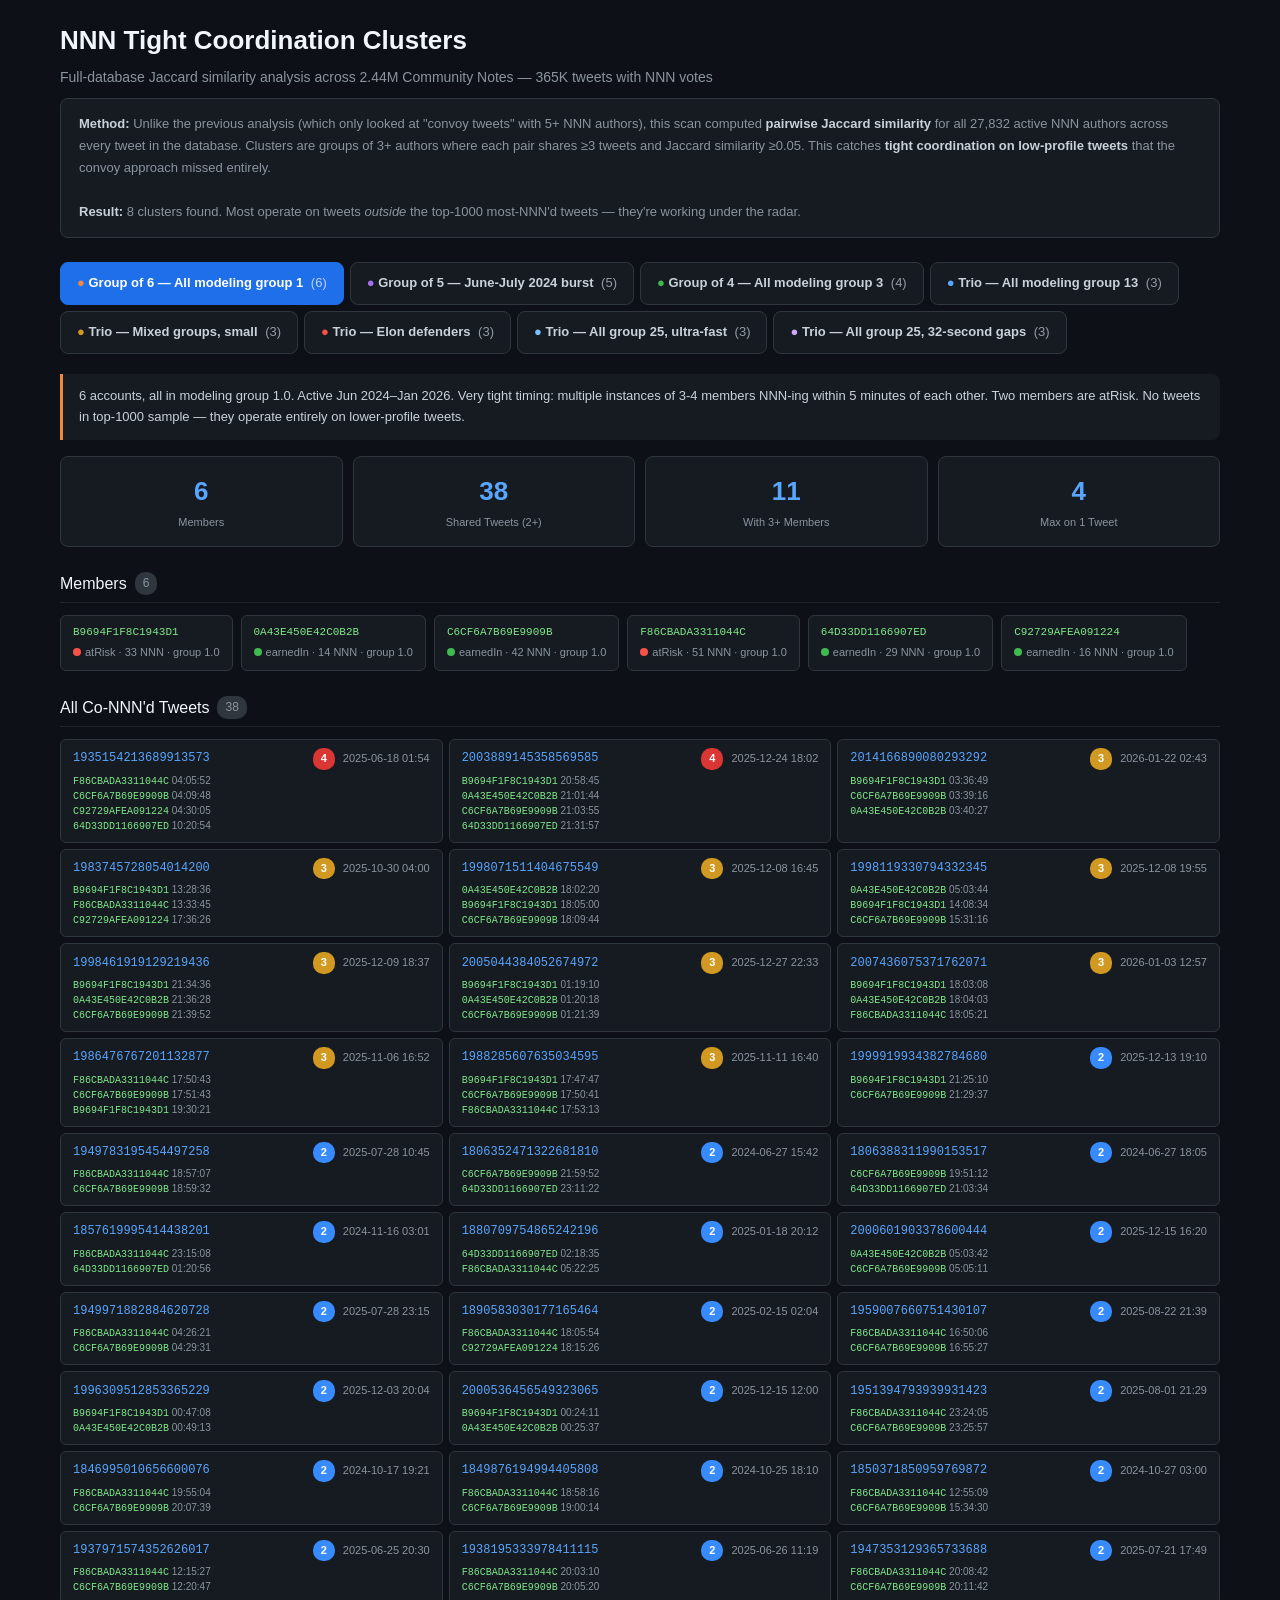
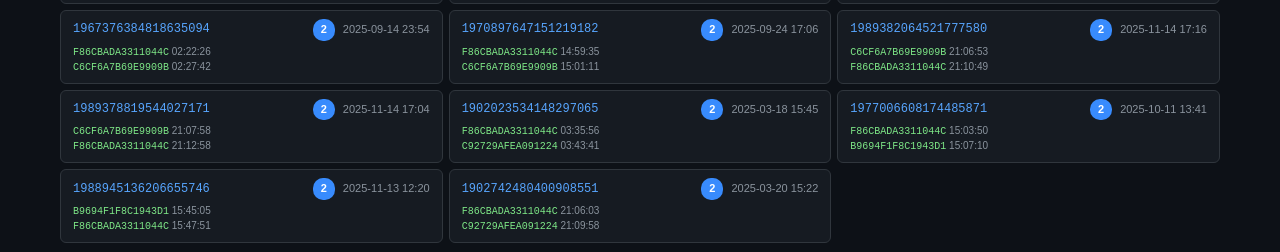
<file: nnn_tight_clusters.html>
<!DOCTYPE html>
<html lang="en">
<head>
<meta charset="UTF-8">
<meta name="viewport" content="width=device-width, initial-scale=1.0">
<title>NNN Tight Coordination Clusters — Full Database</title>
<style>
*{box-sizing:border-box;margin:0;padding:0}
body{font-family:-apple-system,BlinkMacSystemFont,'Segoe UI',sans-serif;background:#0d1117;color:#c9d1d9;line-height:1.6}
.container{max-width:1200px;margin:0 auto;padding:20px}
h1{color:#f0f6fc;font-size:26px;margin-bottom:4px}
.subtitle{color:#8b949e;margin-bottom:10px;font-size:14px}
.method-note{background:#161b22;border:1px solid #30363d;border-radius:8px;padding:14px 18px;margin-bottom:24px;font-size:13px;color:#8b949e;line-height:1.7}
.method-note strong{color:#c9d1d9}

.tabs{display:flex;gap:6px;margin-bottom:20px;flex-wrap:wrap}
.tab{padding:10px 16px;border-radius:8px;cursor:pointer;font-size:13px;font-weight:600;border:1px solid #30363d;background:#161b22;transition:all .2s;white-space:nowrap}
.tab:hover{border-color:#58a6ff}
.tab.active{background:#1f6feb;border-color:#1f6feb;color:#fff}
.tab .sz{opacity:.7;font-weight:400;margin-left:4px}

.summary{display:grid;grid-template-columns:repeat(auto-fit,minmax(140px,1fr));gap:10px;margin-bottom:20px}
.stat-card{background:#161b22;border:1px solid #30363d;border-radius:8px;padding:14px;text-align:center}
.stat-card .num{font-size:26px;font-weight:700;color:#58a6ff}
.stat-card .lbl{font-size:11px;color:#8b949e;margin-top:2px}

.section-hdr{font-size:16px;color:#f0f6fc;margin:24px 0 12px;padding-bottom:6px;border-bottom:1px solid #21262d;display:flex;align-items:center;gap:8px}
.section-hdr .cnt{background:#30363d;padding:2px 8px;border-radius:10px;font-size:12px;color:#8b949e}

.cluster-desc{background:#161b22;border-left:3px solid #58a6ff;padding:12px 16px;margin-bottom:16px;border-radius:0 8px 8px 0;font-size:13px}

/* Members */
.members{display:flex;flex-wrap:wrap;gap:8px;margin-bottom:20px}
.member-chip{background:#161b22;border:1px solid #30363d;border-radius:6px;padding:8px 12px;font-size:12px;display:flex;flex-direction:column;gap:2px}
.member-chip .mid{font-family:monospace;color:#7ee787;font-size:11px}
.member-chip .minfo{color:#8b949e;font-size:11px}
.enrollment-dot{display:inline-block;width:8px;height:8px;border-radius:50%;margin-right:4px}
.enrollment-dot.earnedIn{background:#3fb950}
.enrollment-dot.atRisk{background:#f85149}
.enrollment-dot.earnedOutAcknowledged{background:#d29922}
.enrollment-dot.removed{background:#f85149}

/* Tweet cards */
.tweet-card{background:#161b22;border:1px solid #30363d;border-radius:10px;padding:14px;margin-bottom:10px;transition:border-color .2s}
.tweet-card:hover{border-color:#484f58}
.tweet-hdr{display:flex;justify-content:space-between;align-items:flex-start;margin-bottom:8px}
.tweet-acct{font-weight:700;color:#58a6ff;font-size:14px}
.tweet-acct a{color:inherit;text-decoration:none}
.tweet-acct a:hover{text-decoration:underline}
.tweet-date{color:#8b949e;font-size:12px}
.tweet-text{color:#c9d1d9;font-size:13px;margin-bottom:10px;word-break:break-word}
.tweet-meta{display:flex;gap:12px;flex-wrap:wrap;align-items:center;margin-bottom:8px;font-size:12px;color:#8b949e}
.tweet-meta strong{color:#c9d1d9}
.badge{display:inline-block;padding:2px 8px;border-radius:10px;font-size:11px;font-weight:600}
.badge-red{background:#da3633;color:#fff}
.badge-orange{background:#d29922;color:#fff}
.badge-blue{background:#388bfd;color:#fff}
.tweet-link a{color:#58a6ff;text-decoration:none;font-size:12px}
.tweet-link a:hover{text-decoration:underline}

/* Timing */
.timing-row{display:flex;gap:8px;align-items:center;font-size:11px;color:#8b949e;padding:2px 0}
.timing-id{font-family:monospace;color:#7ee787;min-width:120px;font-size:11px}
.timing-time{color:#c9d1d9}
.timing-gap{color:#d29922;font-style:italic;margin-left:8px;font-size:10px}
.toggle{cursor:pointer;color:#58a6ff;font-size:12px;margin-top:4px;user-select:none}
.toggle:hover{text-decoration:underline}
.timing-box{display:none;margin-top:6px;padding:8px;background:#0d1117;border-radius:6px}
.timing-box.open{display:block}

/* Link grid */
.link-grid{display:grid;grid-template-columns:repeat(auto-fill,minmax(320px,1fr));gap:6px;margin-bottom:20px}
.link-card{background:#161b22;border:1px solid #30363d;border-radius:6px;padding:8px 12px;transition:border-color .2s}
.link-card:hover{border-color:#58a6ff}
.link-top{display:flex;justify-content:space-between;align-items:center;margin-bottom:4px}
.link-card a{color:#58a6ff;text-decoration:none;font-size:12px;font-family:monospace}
.link-card a:hover{text-decoration:underline}
.link-date{color:#8b949e;font-size:11px}
.link-timing{font-size:10px;color:#8b949e;line-height:1.4}
.link-timing span{color:#7ee787;font-family:monospace}

.highlight{background:#d2992215;border-left:3px solid #d29922;padding:10px 14px;margin-bottom:16px;border-radius:0 6px 6px 0;font-size:13px}
.highlight strong{color:#d29922}
</style>
</head>
<body>
<div class="container">
<h1>NNN Tight Coordination Clusters</h1>
<p class="subtitle">Full-database Jaccard similarity analysis across 2.44M Community Notes — 365K tweets with NNN votes</p>

<div class="method-note">
<strong>Method:</strong> Unlike the previous analysis (which only looked at "convoy tweets" with 5+ NNN authors), this scan computed <strong>pairwise Jaccard similarity</strong> for all 27,832 active NNN authors across every tweet in the database. Clusters are groups of 3+ authors where each pair shares &ge;3 tweets and Jaccard similarity &ge;0.05. This catches <strong>tight coordination on low-profile tweets</strong> that the convoy approach missed entirely.
<br><br>
<strong>Result:</strong> 8 clusters found. Most operate on tweets <em>outside</em> the top-1000 most-NNN'd tweets — they're working under the radar.
</div>

<div class="tabs" id="tabs"></div>
<div id="content"></div>
</div>

<script>
const CLUSTERS = [{"id": 1, "size": 6, "tweets_2plus": 38, "tweets_3plus": 11, "tweets_5plus": 0, "max_overlap": 4, "members": [{"id": "B9694F1F8C1943D1", "full_id": "B9694F1F8C1943D107D0A5633532C76AEF56122E212B259C233BA97FDC9F2968", "nnn_count": 33, "enrollment": "atRisk", "modeling_group": "1.0"}, {"id": "0A43E450E42C0B2B", "full_id": "0A43E450E42C0B2BE49967190417ACD8EDC35A26E2F6222A805026A2732A9224", "nnn_count": 14, "enrollment": "earnedIn", "modeling_group": "1.0"}, {"id": "C6CF6A7B69E9909B", "full_id": "C6CF6A7B69E9909B0E051754126F8A84A20B1943241C4BA1DEFE2679FEF9FA1A", "nnn_count": 42, "enrollment": "earnedIn", "modeling_group": "1.0"}, {"id": "F86CBADA3311044C", "full_id": "F86CBADA3311044CD53D099DA346E47452B679BA4B6A6689769EF8266BCD7513", "nnn_count": 51, "enrollment": "atRisk", "modeling_group": "1.0"}, {"id": "64D33DD1166907ED", "full_id": "64D33DD1166907ED385AE9A9B59A31E672C37407388728FD2FB2DEC6EF4C82BB", "nnn_count": 29, "enrollment": "earnedIn", "modeling_group": "1.0"}, {"id": "C92729AFEA091224", "full_id": "C92729AFEA091224A201D60B2938FA488A5F05F4056A463662D30BC492B5317B", "nnn_count": 16, "enrollment": "earnedIn", "modeling_group": "1.0"}], "detailed_tweets": [], "link_tweets": [{"tid": "1935154213689913573", "member_count": 4, "date": "2025-06-18 01:54", "timing": [["F86CBADA3311044C", "2025-06-18 04:05:52"], ["C6CF6A7B69E9909B", "2025-06-18 04:09:48"], ["C92729AFEA091224", "2025-06-18 04:30:05"], ["64D33DD1166907ED", "2025-06-18 10:20:54"]]}, {"tid": "2003889145358569585", "member_count": 4, "date": "2025-12-24 18:02", "timing": [["B9694F1F8C1943D1", "2025-12-24 20:58:45"], ["0A43E450E42C0B2B", "2025-12-24 21:01:44"], ["C6CF6A7B69E9909B", "2025-12-24 21:03:55"], ["64D33DD1166907ED", "2025-12-24 21:31:57"]]}, {"tid": "2014166890080293292", "member_count": 3, "date": "2026-01-22 02:43", "timing": [["B9694F1F8C1943D1", "2026-01-22 03:36:49"], ["C6CF6A7B69E9909B", "2026-01-22 03:39:16"], ["0A43E450E42C0B2B", "2026-01-22 03:40:27"]]}, {"tid": "1983745728054014200", "member_count": 3, "date": "2025-10-30 04:00", "timing": [["B9694F1F8C1943D1", "2025-10-30 13:28:36"], ["F86CBADA3311044C", "2025-10-30 13:33:45"], ["C92729AFEA091224", "2025-10-30 17:36:26"]]}, {"tid": "1998071511404675549", "member_count": 3, "date": "2025-12-08 16:45", "timing": [["0A43E450E42C0B2B", "2025-12-08 18:02:20"], ["B9694F1F8C1943D1", "2025-12-08 18:05:00"], ["C6CF6A7B69E9909B", "2025-12-08 18:09:44"]]}, {"tid": "1998119330794332345", "member_count": 3, "date": "2025-12-08 19:55", "timing": [["0A43E450E42C0B2B", "2025-12-09 05:03:44"], ["B9694F1F8C1943D1", "2025-12-09 14:08:34"], ["C6CF6A7B69E9909B", "2025-12-09 15:31:16"]]}, {"tid": "1998461919129219436", "member_count": 3, "date": "2025-12-09 18:37", "timing": [["B9694F1F8C1943D1", "2025-12-09 21:34:36"], ["0A43E450E42C0B2B", "2025-12-09 21:36:28"], ["C6CF6A7B69E9909B", "2025-12-09 21:39:52"]]}, {"tid": "2005044384052674972", "member_count": 3, "date": "2025-12-27 22:33", "timing": [["B9694F1F8C1943D1", "2025-12-28 01:19:10"], ["0A43E450E42C0B2B", "2025-12-28 01:20:18"], ["C6CF6A7B69E9909B", "2025-12-28 01:21:39"]]}, {"tid": "2007436075371762071", "member_count": 3, "date": "2026-01-03 12:57", "timing": [["B9694F1F8C1943D1", "2026-01-03 18:03:08"], ["0A43E450E42C0B2B", "2026-01-03 18:04:03"], ["F86CBADA3311044C", "2026-01-03 18:05:21"]]}, {"tid": "1986476767201132877", "member_count": 3, "date": "2025-11-06 16:52", "timing": [["F86CBADA3311044C", "2025-11-06 17:50:43"], ["C6CF6A7B69E9909B", "2025-11-06 17:51:43"], ["B9694F1F8C1943D1", "2025-11-06 19:30:21"]]}, {"tid": "1988285607635034595", "member_count": 3, "date": "2025-11-11 16:40", "timing": [["B9694F1F8C1943D1", "2025-11-11 17:47:47"], ["C6CF6A7B69E9909B", "2025-11-11 17:50:41"], ["F86CBADA3311044C", "2025-11-11 17:53:13"]]}, {"tid": "1999919934382784680", "member_count": 2, "date": "2025-12-13 19:10", "timing": [["B9694F1F8C1943D1", "2025-12-13 21:25:10"], ["C6CF6A7B69E9909B", "2025-12-13 21:29:37"]]}, {"tid": "1949783195454497258", "member_count": 2, "date": "2025-07-28 10:45", "timing": [["F86CBADA3311044C", "2025-07-29 18:57:07"], ["C6CF6A7B69E9909B", "2025-07-29 18:59:32"]]}, {"tid": "1806352471322681810", "member_count": 2, "date": "2024-06-27 15:42", "timing": [["C6CF6A7B69E9909B", "2024-06-27 21:59:52"], ["64D33DD1166907ED", "2024-06-27 23:11:22"]]}, {"tid": "1806388311990153517", "member_count": 2, "date": "2024-06-27 18:05", "timing": [["C6CF6A7B69E9909B", "2024-06-27 19:51:12"], ["64D33DD1166907ED", "2024-06-27 21:03:34"]]}, {"tid": "1857619995414438201", "member_count": 2, "date": "2024-11-16 03:01", "timing": [["F86CBADA3311044C", "2024-11-16 23:15:08"], ["64D33DD1166907ED", "2024-11-17 01:20:56"]]}, {"tid": "1880709754865242196", "member_count": 2, "date": "2025-01-18 20:12", "timing": [["64D33DD1166907ED", "2025-01-19 02:18:35"], ["F86CBADA3311044C", "2025-01-19 05:22:25"]]}, {"tid": "2000601903378600444", "member_count": 2, "date": "2025-12-15 16:20", "timing": [["0A43E450E42C0B2B", "2025-12-16 05:03:42"], ["C6CF6A7B69E9909B", "2025-12-16 05:05:11"]]}, {"tid": "1949971882884620728", "member_count": 2, "date": "2025-07-28 23:15", "timing": [["F86CBADA3311044C", "2025-07-29 04:26:21"], ["C6CF6A7B69E9909B", "2025-07-29 04:29:31"]]}, {"tid": "1890583030177165464", "member_count": 2, "date": "2025-02-15 02:04", "timing": [["F86CBADA3311044C", "2025-02-15 18:05:54"], ["C92729AFEA091224", "2025-02-15 18:15:26"]]}, {"tid": "1959007660751430107", "member_count": 2, "date": "2025-08-22 21:39", "timing": [["F86CBADA3311044C", "2025-08-23 16:50:06"], ["C6CF6A7B69E9909B", "2025-08-23 16:55:27"]]}, {"tid": "1996309512853365229", "member_count": 2, "date": "2025-12-03 20:04", "timing": [["B9694F1F8C1943D1", "2025-12-04 00:47:08"], ["0A43E450E42C0B2B", "2025-12-04 00:49:13"]]}, {"tid": "2000536456549323065", "member_count": 2, "date": "2025-12-15 12:00", "timing": [["B9694F1F8C1943D1", "2025-12-16 00:24:11"], ["0A43E450E42C0B2B", "2025-12-16 00:25:37"]]}, {"tid": "1951394793939931423", "member_count": 2, "date": "2025-08-01 21:29", "timing": [["F86CBADA3311044C", "2025-08-01 23:24:05"], ["C6CF6A7B69E9909B", "2025-08-01 23:25:57"]]}, {"tid": "1846995010656600076", "member_count": 2, "date": "2024-10-17 19:21", "timing": [["F86CBADA3311044C", "2024-10-17 19:55:04"], ["C6CF6A7B69E9909B", "2024-10-17 20:07:39"]]}, {"tid": "1849876194994405808", "member_count": 2, "date": "2024-10-25 18:10", "timing": [["F86CBADA3311044C", "2024-10-25 18:58:16"], ["C6CF6A7B69E9909B", "2024-10-25 19:00:14"]]}, {"tid": "1850371850959769872", "member_count": 2, "date": "2024-10-27 03:00", "timing": [["F86CBADA3311044C", "2024-10-27 12:55:09"], ["C6CF6A7B69E9909B", "2024-10-27 15:34:30"]]}, {"tid": "1937971574352626017", "member_count": 2, "date": "2025-06-25 20:30", "timing": [["F86CBADA3311044C", "2025-06-26 12:15:27"], ["C6CF6A7B69E9909B", "2025-06-26 12:20:47"]]}, {"tid": "1938195333978411115", "member_count": 2, "date": "2025-06-26 11:19", "timing": [["F86CBADA3311044C", "2025-06-26 20:03:10"], ["C6CF6A7B69E9909B", "2025-06-26 20:05:20"]]}, {"tid": "1947353129365733688", "member_count": 2, "date": "2025-07-21 17:49", "timing": [["F86CBADA3311044C", "2025-07-21 20:08:42"], ["C6CF6A7B69E9909B", "2025-07-21 20:11:42"]]}, {"tid": "1967376384818635094", "member_count": 2, "date": "2025-09-14 23:54", "timing": [["F86CBADA3311044C", "2025-09-15 02:22:26"], ["C6CF6A7B69E9909B", "2025-09-15 02:27:42"]]}, {"tid": "1970897647151219182", "member_count": 2, "date": "2025-09-24 17:06", "timing": [["F86CBADA3311044C", "2025-09-26 14:59:35"], ["C6CF6A7B69E9909B", "2025-09-26 15:01:11"]]}, {"tid": "1989382064521777580", "member_count": 2, "date": "2025-11-14 17:16", "timing": [["C6CF6A7B69E9909B", "2025-11-14 21:06:53"], ["F86CBADA3311044C", "2025-11-14 21:10:49"]]}, {"tid": "1989378819544027171", "member_count": 2, "date": "2025-11-14 17:04", "timing": [["C6CF6A7B69E9909B", "2025-11-14 21:07:58"], ["F86CBADA3311044C", "2025-11-14 21:12:58"]]}, {"tid": "1902023534148297065", "member_count": 2, "date": "2025-03-18 15:45", "timing": [["F86CBADA3311044C", "2025-03-19 03:35:56"], ["C92729AFEA091224", "2025-03-19 03:43:41"]]}, {"tid": "1977006608174485871", "member_count": 2, "date": "2025-10-11 13:41", "timing": [["F86CBADA3311044C", "2025-10-11 15:03:50"], ["B9694F1F8C1943D1", "2025-10-11 15:07:10"]]}, {"tid": "1988945136206655746", "member_count": 2, "date": "2025-11-13 12:20", "timing": [["B9694F1F8C1943D1", "2025-11-13 15:45:05"], ["F86CBADA3311044C", "2025-11-13 15:47:51"]]}, {"tid": "1902742480400908551", "member_count": 2, "date": "2025-03-20 15:22", "timing": [["F86CBADA3311044C", "2025-03-20 21:06:03"], ["C92729AFEA091224", "2025-03-20 21:09:58"]]}], "accounts": {}}, {"id": 2, "size": 5, "tweets_2plus": 87, "tweets_3plus": 33, "tweets_5plus": 4, "max_overlap": 5, "members": [{"id": "55F817D8847CC65C", "full_id": "55F817D8847CC65CDF1E950FD38CC3B083F692D00D0F0BF0D615599545461083", "nnn_count": 142, "enrollment": "earnedOutAcknowledged", "modeling_group": "25.0"}, {"id": "A31B4AD041B6A766", "full_id": "A31B4AD041B6A766F2B5A095144FFA098BAE28AD5074B0110C3434313ED04DCF", "nnn_count": 51, "enrollment": "earnedIn", "modeling_group": "14.0"}, {"id": "7468E364E9E2E94E", "full_id": "7468E364E9E2E94EEFB28D98D0215AE154DC569ACA5315315A130241A74D44C0", "nnn_count": 371, "enrollment": "earnedIn", "modeling_group": "14.0"}, {"id": "9084F8ED45A55363", "full_id": "9084F8ED45A55363034427F7D143D55E28F39674B22D391F70BE8D2EB1E1A935", "nnn_count": 94, "enrollment": "earnedIn", "modeling_group": "14.0"}, {"id": "79D8762C712ACE26", "full_id": "79D8762C712ACE266CB233CCA545D840982FE72B93FEF7419245CFC8A3D92F60", "nnn_count": 33, "enrollment": "earnedIn", "modeling_group": "14.0"}], "detailed_tweets": [], "link_tweets": [{"tid": "1799162830748311865", "member_count": 5, "date": "2024-06-07 19:33", "timing": [["79D8762C712ACE26", "2024-06-07 22:24:20"], ["55F817D8847CC65C", "2024-06-08 09:13:43"], ["7468E364E9E2E94E", "2024-06-09 17:45:03"], ["9084F8ED45A55363", "2024-06-09 18:07:09"], ["A31B4AD041B6A766", "2024-06-09 19:14:07"]]}, {"tid": "1799158480085127597", "member_count": 5, "date": "2024-06-07 19:16", "timing": [["79D8762C712ACE26", "2024-06-07 19:32:09"], ["55F817D8847CC65C", "2024-06-08 08:50:12"], ["9084F8ED45A55363", "2024-06-09 22:31:17"], ["7468E364E9E2E94E", "2024-06-10 12:25:09"], ["A31B4AD041B6A766", "2024-06-10 12:34:26"]]}, {"tid": "1800074182715494714", "member_count": 5, "date": "2024-06-10 07:55", "timing": [["55F817D8847CC65C", "2024-06-10 08:54:38"], ["A31B4AD041B6A766", "2024-06-10 08:55:55"], ["9084F8ED45A55363", "2024-06-10 22:49:00"], ["7468E364E9E2E94E", "2024-06-10 22:58:19"], ["79D8762C712ACE26", "2024-06-11 09:54:50"]]}, {"tid": "1804799897050194068", "member_count": 5, "date": "2024-06-23 08:53", "timing": [["7468E364E9E2E94E", "2024-06-23 10:32:47"], ["9084F8ED45A55363", "2024-06-23 10:42:07"], ["A31B4AD041B6A766", "2024-06-23 12:45:48"], ["55F817D8847CC65C", "2024-06-23 15:05:05"], ["79D8762C712ACE26", "2024-06-25 21:30:14"]]}, {"tid": "1804057793294434306", "member_count": 4, "date": "2024-06-21 07:44", "timing": [["55F817D8847CC65C", "2024-06-21 10:19:45"], ["7468E364E9E2E94E", "2024-06-21 17:17:16"], ["9084F8ED45A55363", "2024-06-21 17:27:52"], ["79D8762C712ACE26", "2024-06-21 19:14:06"]]}, {"tid": "1805932619856548153", "member_count": 4, "date": "2024-06-26 11:54", "timing": [["7468E364E9E2E94E", "2024-06-26 14:14:52"], ["9084F8ED45A55363", "2024-06-26 16:58:09"], ["79D8762C712ACE26", "2024-06-26 17:11:57"], ["A31B4AD041B6A766", "2024-06-26 20:27:46"]]}, {"tid": "1805908217660051925", "member_count": 4, "date": "2024-06-26 10:17", "timing": [["7468E364E9E2E94E", "2024-06-26 12:45:48"], ["9084F8ED45A55363", "2024-06-26 13:08:01"], ["79D8762C712ACE26", "2024-06-26 13:26:37"], ["A31B4AD041B6A766", "2024-06-26 13:28:22"]]}, {"tid": "1799169394913976428", "member_count": 4, "date": "2024-06-07 19:59", "timing": [["79D8762C712ACE26", "2024-06-07 22:25:21"], ["7468E364E9E2E94E", "2024-06-09 17:44:37"], ["9084F8ED45A55363", "2024-06-09 18:06:30"], ["A31B4AD041B6A766", "2024-06-09 19:13:31"]]}, {"tid": "1802960272966959243", "member_count": 4, "date": "2024-06-18 07:03", "timing": [["7468E364E9E2E94E", "2024-06-18 08:43:24"], ["9084F8ED45A55363", "2024-06-18 13:13:52"], ["55F817D8847CC65C", "2024-06-18 13:18:23"], ["A31B4AD041B6A766", "2024-06-18 13:20:06"]]}, {"tid": "1804158142076366859", "member_count": 4, "date": "2024-06-21 14:23", "timing": [["55F817D8847CC65C", "2024-06-21 14:46:57"], ["7468E364E9E2E94E", "2024-06-23 09:32:44"], ["9084F8ED45A55363", "2024-06-23 09:50:46"], ["A31B4AD041B6A766", "2024-06-24 09:58:26"]]}, {"tid": "1805862183626031297", "member_count": 4, "date": "2024-06-26 07:14", "timing": [["55F817D8847CC65C", "2024-06-26 09:59:27"], ["7468E364E9E2E94E", "2024-06-26 10:21:51"], ["9084F8ED45A55363", "2024-06-26 10:30:06"], ["A31B4AD041B6A766", "2024-06-26 10:47:56"]]}, {"tid": "1807796490896621680", "member_count": 4, "date": "2024-07-01 15:20", "timing": [["55F817D8847CC65C", "2024-07-01 16:27:42"], ["7468E364E9E2E94E", "2024-07-02 10:15:44"], ["79D8762C712ACE26", "2024-07-02 11:37:08"], ["9084F8ED45A55363", "2024-07-02 12:24:40"]]}, {"tid": "1807817932283732201", "member_count": 4, "date": "2024-07-01 16:45", "timing": [["55F817D8847CC65C", "2024-07-01 19:21:22"], ["7468E364E9E2E94E", "2024-07-02 11:00:01"], ["79D8762C712ACE26", "2024-07-02 11:32:57"], ["9084F8ED45A55363", "2024-07-02 12:26:55"]]}, {"tid": "1803317253368115458", "member_count": 4, "date": "2024-06-19 06:41", "timing": [["9084F8ED45A55363", "2024-06-19 22:00:15"], ["55F817D8847CC65C", "2024-06-20 14:59:10"], ["79D8762C712ACE26", "2024-06-20 16:01:05"], ["A31B4AD041B6A766", "2024-06-20 16:06:41"]]}, {"tid": "1808031907155792153", "member_count": 3, "date": "2024-07-02 06:56", "timing": [["7468E364E9E2E94E", "2024-07-02 08:17:29"], ["9084F8ED45A55363", "2024-07-02 08:26:12"], ["79D8762C712ACE26", "2024-07-02 22:34:21"]]}, {"tid": "1808531737385091572", "member_count": 3, "date": "2024-07-03 16:02", "timing": [["9084F8ED45A55363", "2024-07-03 17:24:12"], ["7468E364E9E2E94E", "2024-07-03 17:30:27"], ["55F817D8847CC65C", "2024-07-04 09:47:30"]]}, {"tid": "1799697958814069117", "member_count": 3, "date": "2024-06-09 07:00", "timing": [["7468E364E9E2E94E", "2024-06-09 09:26:35"], ["9084F8ED45A55363", "2024-06-09 10:08:10"], ["55F817D8847CC65C", "2024-06-09 11:39:12"]]}, {"tid": "1798263441406472678", "member_count": 3, "date": "2024-06-05 07:59", "timing": [["7468E364E9E2E94E", "2024-06-05 10:16:01"], ["9084F8ED45A55363", "2024-06-05 10:26:06"], ["A31B4AD041B6A766", "2024-06-05 14:49:35"]]}, {"tid": "1798264598568783909", "member_count": 3, "date": "2024-06-05 08:04", "timing": [["7468E364E9E2E94E", "2024-06-05 10:49:27"], ["9084F8ED45A55363", "2024-06-05 11:21:52"], ["A31B4AD041B6A766", "2024-06-05 13:08:29"]]}, {"tid": "1800427297146552791", "member_count": 3, "date": "2024-06-11 07:18", "timing": [["7468E364E9E2E94E", "2024-06-11 10:06:48"], ["9084F8ED45A55363", "2024-06-11 14:56:40"], ["A31B4AD041B6A766", "2024-06-11 23:10:56"]]}, {"tid": "1800962255246201096", "member_count": 3, "date": "2024-06-12 18:43", "timing": [["55F817D8847CC65C", "2024-06-12 20:49:21"], ["7468E364E9E2E94E", "2024-06-12 21:57:33"], ["9084F8ED45A55363", "2024-06-13 06:38:54"]]}, {"tid": "1801142167240425723", "member_count": 3, "date": "2024-06-13 06:38", "timing": [["55F817D8847CC65C", "2024-06-13 11:30:57"], ["7468E364E9E2E94E", "2024-06-13 12:48:50"], ["A31B4AD041B6A766", "2024-06-13 13:29:58"]]}, {"tid": "1803699800107368452", "member_count": 3, "date": "2024-06-20 08:01", "timing": [["9084F8ED45A55363", "2024-06-20 14:09:58"], ["79D8762C712ACE26", "2024-06-20 16:11:38"], ["7468E364E9E2E94E", "2024-06-20 17:44:45"]]}, {"tid": "1803734430206284139", "member_count": 3, "date": "2024-06-20 10:19", "timing": [["9084F8ED45A55363", "2024-06-20 13:08:01"], ["7468E364E9E2E94E", "2024-06-21 08:20:24"], ["55F817D8847CC65C", "2024-06-21 08:43:24"]]}, {"tid": "1806063153433714781", "member_count": 3, "date": "2024-06-26 20:33", "timing": [["7468E364E9E2E94E", "2024-06-26 20:52:45"], ["55F817D8847CC65C", "2024-06-26 22:31:45"], ["9084F8ED45A55363", "2024-06-27 09:44:56"]]}, {"tid": "1806063657438384368", "member_count": 3, "date": "2024-06-26 20:35", "timing": [["7468E364E9E2E94E", "2024-06-26 20:58:31"], ["A31B4AD041B6A766", "2024-06-27 08:57:12"], ["9084F8ED45A55363", "2024-06-27 09:42:15"]]}, {"tid": "1806053669802242285", "member_count": 3, "date": "2024-06-26 19:55", "timing": [["7468E364E9E2E94E", "2024-06-26 23:12:20"], ["9084F8ED45A55363", "2024-06-27 14:37:38"], ["79D8762C712ACE26", "2024-06-27 15:11:22"]]}, {"tid": "1807105260437246363", "member_count": 3, "date": "2024-06-29 17:34", "timing": [["7468E364E9E2E94E", "2024-06-29 20:36:27"], ["9084F8ED45A55363", "2024-06-30 15:30:14"], ["55F817D8847CC65C", "2024-06-30 15:49:25"]]}, {"tid": "1807831075940384956", "member_count": 3, "date": "2024-07-01 17:38", "timing": [["7468E364E9E2E94E", "2024-07-02 10:10:43"], ["79D8762C712ACE26", "2024-07-02 11:43:16"], ["9084F8ED45A55363", "2024-07-02 12:23:50"]]}, {"tid": "1808111047087128849", "member_count": 3, "date": "2024-07-02 12:10", "timing": [["7468E364E9E2E94E", "2024-07-02 13:01:16"], ["9084F8ED45A55363", "2024-07-02 13:11:10"], ["79D8762C712ACE26", "2024-07-02 14:39:38"]]}, {"tid": "1808470762732523869", "member_count": 3, "date": "2024-07-03 12:00", "timing": [["9084F8ED45A55363", "2024-07-03 14:48:42"], ["79D8762C712ACE26", "2024-07-03 15:10:49"], ["7468E364E9E2E94E", "2024-07-03 15:37:13"]]}, {"tid": "1808516300131516474", "member_count": 3, "date": "2024-07-03 15:01", "timing": [["9084F8ED45A55363", "2024-07-03 17:21:29"], ["7468E364E9E2E94E", "2024-07-03 23:40:59"], ["55F817D8847CC65C", "2024-07-03 23:51:57"]]}, {"tid": "1808712343796486596", "member_count": 3, "date": "2024-07-04 04:00", "timing": [["55F817D8847CC65C", "2024-07-04 09:20:59"], ["A31B4AD041B6A766", "2024-07-04 09:22:12"], ["7468E364E9E2E94E", "2024-07-04 09:59:56"]]}, {"tid": "1803018993118101771", "member_count": 2, "date": "2024-06-18 10:56", "timing": [["7468E364E9E2E94E", "2024-06-18 11:20:49"], ["55F817D8847CC65C", "2024-06-18 11:39:00"]]}, {"tid": "1807727700414513484", "member_count": 2, "date": "2024-07-01 10:47", "timing": [["55F817D8847CC65C", "2024-07-01 12:03:43"], ["7468E364E9E2E94E", "2024-07-02 11:14:32"]]}, {"tid": "1798290438258139329", "member_count": 2, "date": "2024-06-05 09:47", "timing": [["7468E364E9E2E94E", "2024-06-05 10:31:51"], ["A31B4AD041B6A766", "2024-06-05 13:04:40"]]}, {"tid": "1801241398902964592", "member_count": 2, "date": "2024-06-13 13:13", "timing": [["55F817D8847CC65C", "2024-06-13 14:50:31"], ["7468E364E9E2E94E", "2024-06-13 14:59:46"]]}, {"tid": "1797542007134662849", "member_count": 2, "date": "2024-06-03 08:13", "timing": [["7468E364E9E2E94E", "2024-06-03 08:52:52"], ["9084F8ED45A55363", "2024-06-03 14:14:23"]]}, {"tid": "1798105522576515425", "member_count": 2, "date": "2024-06-04 21:32", "timing": [["7468E364E9E2E94E", "2024-06-04 22:28:18"], ["A31B4AD041B6A766", "2024-06-05 14:50:18"]]}, {"tid": "1804939339710988730", "member_count": 2, "date": "2024-06-23 18:07", "timing": [["9084F8ED45A55363", "2024-06-23 19:34:54"], ["A31B4AD041B6A766", "2024-06-23 19:45:34"]]}, {"tid": "1807842443133411585", "member_count": 2, "date": "2024-07-01 18:23", "timing": [["7468E364E9E2E94E", "2024-07-02 10:53:43"], ["9084F8ED45A55363", "2024-07-02 14:39:30"]]}, {"tid": "1795785236476801303", "member_count": 2, "date": "2024-05-29 11:52", "timing": [["7468E364E9E2E94E", "2024-05-29 15:29:34"], ["9084F8ED45A55363", "2024-05-30 11:12:10"]]}, {"tid": "1795214689451888873", "member_count": 2, "date": "2024-05-27 22:05", "timing": [["55F817D8847CC65C", "2024-05-29 15:30:10"], ["7468E364E9E2E94E", "2024-05-29 15:36:02"]]}, {"tid": "1797187637830209720", "member_count": 2, "date": "2024-06-02 08:44", "timing": [["7468E364E9E2E94E", "2024-06-02 09:49:51"], ["9084F8ED45A55363", "2024-06-03 09:02:06"]]}, {"tid": "1797252310990499990", "member_count": 2, "date": "2024-06-02 13:01", "timing": [["7468E364E9E2E94E", "2024-06-02 14:30:06"], ["9084F8ED45A55363", "2024-06-03 13:38:24"]]}, {"tid": "1797213699234578527", "member_count": 2, "date": "2024-06-02 10:28", "timing": [["7468E364E9E2E94E", "2024-06-02 23:05:58"], ["9084F8ED45A55363", "2024-06-03 08:46:11"]]}, {"tid": "1797265407805452545", "member_count": 2, "date": "2024-06-02 13:53", "timing": [["7468E364E9E2E94E", "2024-06-03 14:29:14"], ["9084F8ED45A55363", "2024-06-03 16:20:29"]]}, {"tid": "1798109695284248914", "member_count": 2, "date": "2024-06-04 21:48", "timing": [["7468E364E9E2E94E", "2024-06-04 23:17:24"], ["9084F8ED45A55363", "2024-06-05 11:45:45"]]}, {"tid": "1798239809187754172", "member_count": 2, "date": "2024-06-05 06:25", "timing": [["7468E364E9E2E94E", "2024-06-05 10:59:56"], ["9084F8ED45A55363", "2024-06-05 11:40:16"]]}, {"tid": "1799390357622288397", "member_count": 2, "date": "2024-06-08 10:37", "timing": [["A31B4AD041B6A766", "2024-06-08 12:39:23"], ["7468E364E9E2E94E", "2024-06-08 14:58:54"]]}, {"tid": "1799554591689757139", "member_count": 2, "date": "2024-06-08 21:30", "timing": [["7468E364E9E2E94E", "2024-06-08 22:25:58"], ["9084F8ED45A55363", "2024-06-09 22:45:34"]]}, {"tid": "1799809798747181153", "member_count": 2, "date": "2024-06-09 14:24", "timing": [["7468E364E9E2E94E", "2024-06-09 15:45:51"], ["9084F8ED45A55363", "2024-06-09 15:53:21"]]}, {"tid": "1800260659411652891", "member_count": 2, "date": "2024-06-10 20:16", "timing": [["9084F8ED45A55363", "2024-06-10 22:52:32"], ["7468E364E9E2E94E", "2024-06-10 23:00:09"]]}, {"tid": "1800929660202828077", "member_count": 2, "date": "2024-06-12 16:34", "timing": [["7468E364E9E2E94E", "2024-06-12 17:06:54"], ["9084F8ED45A55363", "2024-06-12 17:14:06"]]}, {"tid": "1800963267986170196", "member_count": 2, "date": "2024-06-12 18:47", "timing": [["55F817D8847CC65C", "2024-06-12 20:56:04"], ["7468E364E9E2E94E", "2024-06-12 21:43:54"]]}, {"tid": "1800968706761085263", "member_count": 2, "date": "2024-06-12 19:09", "timing": [["55F817D8847CC65C", "2024-06-12 20:58:23"], ["7468E364E9E2E94E", "2024-06-12 21:58:10"]]}, {"tid": "1801220689690612019", "member_count": 2, "date": "2024-06-13 11:50", "timing": [["55F817D8847CC65C", "2024-06-13 12:50:43"], ["7468E364E9E2E94E", "2024-06-13 15:02:08"]]}, {"tid": "1801204765814067200", "member_count": 2, "date": "2024-06-13 10:47", "timing": [["55F817D8847CC65C", "2024-06-13 11:53:02"], ["7468E364E9E2E94E", "2024-06-13 15:08:52"]]}, {"tid": "1801212922342822342", "member_count": 2, "date": "2024-06-13 11:20", "timing": [["55F817D8847CC65C", "2024-06-13 12:43:43"], ["7468E364E9E2E94E", "2024-06-13 15:20:25"]]}, {"tid": "1802683858405539886", "member_count": 2, "date": "2024-06-17 12:44", "timing": [["7468E364E9E2E94E", "2024-06-18 09:40:24"], ["55F817D8847CC65C", "2024-06-18 09:51:43"]]}, {"tid": "1803126966452670552", "member_count": 2, "date": "2024-06-18 18:05", "timing": [["7468E364E9E2E94E", "2024-06-18 22:13:38"], ["55F817D8847CC65C", "2024-06-21 08:54:28"]]}, {"tid": "1804103343259689341", "member_count": 2, "date": "2024-06-21 10:45", "timing": [["55F817D8847CC65C", "2024-06-21 12:12:08"], ["7468E364E9E2E94E", "2024-06-21 13:17:40"]]}, {"tid": "1805476853068554327", "member_count": 2, "date": "2024-06-25 05:43", "timing": [["7468E364E9E2E94E", "2024-06-25 13:51:29"], ["A31B4AD041B6A766", "2024-06-27 14:33:48"]]}, {"tid": "1805997578720342319", "member_count": 2, "date": "2024-06-26 16:12", "timing": [["7468E364E9E2E94E", "2024-06-26 17:34:29"], ["9084F8ED45A55363", "2024-06-26 20:09:34"]]}, {"tid": "1806045325154484244", "member_count": 2, "date": "2024-06-26 19:22", "timing": [["7468E364E9E2E94E", "2024-06-26 20:03:28"], ["55F817D8847CC65C", "2024-06-26 22:27:34"]]}, {"tid": "1806061713655202081", "member_count": 2, "date": "2024-06-26 20:27", "timing": [["7468E364E9E2E94E", "2024-06-26 21:00:06"], ["A31B4AD041B6A766", "2024-06-27 09:05:01"]]}, {"tid": "1807669514064036192", "member_count": 2, "date": "2024-07-01 06:56", "timing": [["7468E364E9E2E94E", "2024-07-01 07:28:09"], ["55F817D8847CC65C", "2024-07-01 08:40:20"]]}, {"tid": "1808041718823960844", "member_count": 2, "date": "2024-07-02 07:35", "timing": [["7468E364E9E2E94E", "2024-07-02 09:07:56"], ["79D8762C712ACE26", "2024-07-02 12:29:23"]]}, {"tid": "1807873674734887400", "member_count": 2, "date": "2024-07-01 20:27", "timing": [["7468E364E9E2E94E", "2024-07-02 09:59:54"], ["79D8762C712ACE26", "2024-07-02 10:01:33"]]}, {"tid": "1807775483527885134", "member_count": 2, "date": "2024-07-01 13:57", "timing": [["7468E364E9E2E94E", "2024-07-02 10:36:30"], ["9084F8ED45A55363", "2024-07-02 13:09:21"]]}, {"tid": "1807722424659517707", "member_count": 2, "date": "2024-07-01 10:26", "timing": [["55F817D8847CC65C", "2024-07-01 14:50:03"], ["7468E364E9E2E94E", "2024-07-02 10:41:20"]]}, {"tid": "1808106111632843015", "member_count": 2, "date": "2024-07-02 11:51", "timing": [["7468E364E9E2E94E", "2024-07-02 12:36:02"], ["9084F8ED45A55363", "2024-07-02 16:57:30"]]}, {"tid": "1808129029427351622", "member_count": 2, "date": "2024-07-02 13:22", "timing": [["79D8762C712ACE26", "2024-07-02 15:19:18"], ["7468E364E9E2E94E", "2024-07-02 15:21:42"]]}, {"tid": "1808455841445511224", "member_count": 2, "date": "2024-07-03 11:00", "timing": [["9084F8ED45A55363", "2024-07-03 14:53:07"], ["7468E364E9E2E94E", "2024-07-03 15:36:28"]]}, {"tid": "1808470863794081984", "member_count": 2, "date": "2024-07-03 12:00", "timing": [["9084F8ED45A55363", "2024-07-03 14:47:26"], ["7468E364E9E2E94E", "2024-07-03 15:36:45"]]}, {"tid": "1808727440975671712", "member_count": 2, "date": "2024-07-04 05:00", "timing": [["55F817D8847CC65C", "2024-07-04 09:18:41"], ["7468E364E9E2E94E", "2024-07-04 09:52:57"]]}, {"tid": "1810419759290175812", "member_count": 2, "date": "2024-07-08 21:04", "timing": [["7468E364E9E2E94E", "2024-07-09 11:19:48"], ["9084F8ED45A55363", "2024-07-09 11:35:13"]]}, {"tid": "1794408108904603768", "member_count": 2, "date": "2024-05-25 16:40", "timing": [["9084F8ED45A55363", "2024-05-29 13:58:27"], ["55F817D8847CC65C", "2024-05-29 14:23:51"]]}, {"tid": "1805897633489129718", "member_count": 2, "date": "2024-06-26 09:35", "timing": [["9084F8ED45A55363", "2024-06-26 17:02:29"], ["79D8762C712ACE26", "2024-06-26 20:30:48"]]}, {"tid": "1806054086854299687", "member_count": 2, "date": "2024-06-26 19:57", "timing": [["9084F8ED45A55363", "2024-06-27 09:58:07"], ["A31B4AD041B6A766", "2024-06-27 10:07:56"]]}, {"tid": "1806052406746075396", "member_count": 2, "date": "2024-06-26 19:50", "timing": [["A31B4AD041B6A766", "2024-06-26 22:51:16"], ["9084F8ED45A55363", "2024-06-27 10:20:36"]]}, {"tid": "1806049900452585584", "member_count": 2, "date": "2024-06-26 19:40", "timing": [["55F817D8847CC65C", "2024-06-26 22:40:55"], ["9084F8ED45A55363", "2024-06-27 10:35:06"]]}, {"tid": "1808138453332226210", "member_count": 2, "date": "2024-07-02 13:59", "timing": [["79D8762C712ACE26", "2024-07-02 14:55:22"], ["9084F8ED45A55363", "2024-07-03 09:37:01"]]}, {"tid": "1801213553820463290", "member_count": 2, "date": "2024-06-13 11:22", "timing": [["55F817D8847CC65C", "2024-06-13 13:51:17"], ["A31B4AD041B6A766", "2024-06-13 14:49:17"]]}, {"tid": "1805298615713513734", "member_count": 2, "date": "2024-06-24 17:55", "timing": [["55F817D8847CC65C", "2024-06-24 22:49:57"], ["A31B4AD041B6A766", "2024-06-24 22:52:59"]]}, {"tid": "1799156996446601658", "member_count": 2, "date": "2024-06-07 19:10", "timing": [["79D8762C712ACE26", "2024-06-07 19:46:42"], ["55F817D8847CC65C", "2024-06-08 10:06:28"]]}, {"tid": "1808606717845934307", "member_count": 2, "date": "2024-07-03 21:00", "timing": [["79D8762C712ACE26", "2024-07-03 22:33:22"], ["55F817D8847CC65C", "2024-07-04 09:23:26"]]}], "accounts": {}}, {"id": 3, "size": 4, "tweets_2plus": 28, "tweets_3plus": 4, "tweets_5plus": 0, "max_overlap": 3, "members": [{"id": "4A8475141BE90C92", "full_id": "4A8475141BE90C92C6AC88EAF041833C5CB2E594F0042759769CE46E6F7C7436", "nnn_count": 10, "enrollment": "earnedIn", "modeling_group": "3.0"}, {"id": "AD10A67569615F93", "full_id": "AD10A67569615F93334F954B99EEF3AD44CFA66671C0F03EEDDE2837FF750962", "nnn_count": 150, "enrollment": "earnedIn", "modeling_group": "3.0"}, {"id": "AADCA0ED9062A72D", "full_id": "AADCA0ED9062A72D0B2A70D6B0355B5EA9881FE57E6713A7B62CC2EB83C8EB0A", "nnn_count": 22, "enrollment": "earnedIn", "modeling_group": "3.0"}, {"id": "94F7CDC5024D0203", "full_id": "94F7CDC5024D0203C9D4B1818EFC2374322C4CC5EE93EB3EE5868301B02D8C06", "nnn_count": 23, "enrollment": "earnedIn", "modeling_group": "3.0"}], "detailed_tweets": [], "link_tweets": [{"tid": "1809194518568202672", "member_count": 3, "date": "2024-07-05 11:56", "timing": [["4A8475141BE90C92", "2024-07-05 13:52:09"], ["AD10A67569615F93", "2024-07-05 13:55:53"], ["AADCA0ED9062A72D", "2024-07-05 16:44:50"]]}, {"tid": "1810031081925562465", "member_count": 3, "date": "2024-07-07 19:20", "timing": [["AADCA0ED9062A72D", "2024-07-07 19:30:22"], ["AD10A67569615F93", "2024-07-07 19:36:49"], ["4A8475141BE90C92", "2024-07-08 11:25:43"]]}, {"tid": "1934610793640706339", "member_count": 3, "date": "2025-06-16 13:55", "timing": [["AD10A67569615F93", "2025-06-16 14:43:25"], ["AADCA0ED9062A72D", "2025-06-16 15:07:02"], ["94F7CDC5024D0203", "2025-06-16 15:40:00"]]}, {"tid": "1816826991762436462", "member_count": 3, "date": "2024-07-26 13:24", "timing": [["AD10A67569615F93", "2024-07-26 14:45:06"], ["94F7CDC5024D0203", "2024-07-26 14:46:39"], ["AADCA0ED9062A72D", "2024-07-26 15:14:48"]]}, {"tid": "1714772080040837360", "member_count": 2, "date": "2023-10-18 22:34", "timing": [["4A8475141BE90C92", "2023-10-19 15:26:35"], ["AD10A67569615F93", "2023-10-19 15:55:25"]]}, {"tid": "1717602885687501242", "member_count": 2, "date": "2023-10-26 18:03", "timing": [["AD10A67569615F93", "2023-10-26 18:57:05"], ["4A8475141BE90C92", "2023-10-26 19:13:40"]]}, {"tid": "1806281841634119852", "member_count": 2, "date": "2024-06-27 11:02", "timing": [["AD10A67569615F93", "2024-06-27 12:05:16"], ["4A8475141BE90C92", "2024-06-27 16:06:14"]]}, {"tid": "1808572911810457846", "member_count": 2, "date": "2024-07-03 18:45", "timing": [["AD10A67569615F93", "2024-07-03 19:11:20"], ["4A8475141BE90C92", "2024-07-03 19:46:59"]]}, {"tid": "1809170141374022031", "member_count": 2, "date": "2024-07-05 10:19", "timing": [["AD10A67569615F93", "2024-07-05 14:00:05"], ["4A8475141BE90C92", "2024-07-05 14:03:25"]]}, {"tid": "1809271500614078512", "member_count": 2, "date": "2024-07-05 17:01", "timing": [["4A8475141BE90C92", "2024-07-06 12:50:07"], ["AD10A67569615F93", "2024-07-06 15:18:16"]]}, {"tid": "1810256987315208585", "member_count": 2, "date": "2024-07-08 10:17", "timing": [["4A8475141BE90C92", "2024-07-08 11:27:23"], ["AD10A67569615F93", "2024-07-08 19:09:32"]]}, {"tid": "1820135270366450009", "member_count": 2, "date": "2024-08-04 16:30", "timing": [["AD10A67569615F93", "2024-08-04 16:59:11"], ["94F7CDC5024D0203", "2024-08-04 17:01:04"]]}, {"tid": "2020836467472580700", "member_count": 2, "date": "2026-02-09 12:25", "timing": [["AD10A67569615F93", "2026-02-09 14:01:18"], ["AADCA0ED9062A72D", "2026-02-09 15:12:11"]]}, {"tid": "1765360431034425498", "member_count": 2, "date": "2024-03-06 12:55", "timing": [["AD10A67569615F93", "2024-03-06 16:24:28"], ["AADCA0ED9062A72D", "2024-03-06 16:52:53"]]}, {"tid": "1765482676369125715", "member_count": 2, "date": "2024-03-06 21:00", "timing": [["AD10A67569615F93", "2024-03-07 13:01:18"], ["AADCA0ED9062A72D", "2024-03-07 18:33:04"]]}, {"tid": "1767939854942241040", "member_count": 2, "date": "2024-03-13 15:44", "timing": [["AD10A67569615F93", "2024-03-13 16:03:15"], ["AADCA0ED9062A72D", "2024-03-13 17:09:09"]]}, {"tid": "1769427613699740098", "member_count": 2, "date": "2024-03-17 18:16", "timing": [["AD10A67569615F93", "2024-03-17 18:42:50"], ["AADCA0ED9062A72D", "2024-03-17 18:53:27"]]}, {"tid": "1803835887383413078", "member_count": 2, "date": "2024-06-20 17:02", "timing": [["AD10A67569615F93", "2024-06-20 17:56:46"], ["AADCA0ED9062A72D", "2024-06-20 18:20:03"]]}, {"tid": "1812102038509031800", "member_count": 2, "date": "2024-07-13 12:29", "timing": [["AD10A67569615F93", "2024-07-13 16:51:57"], ["AADCA0ED9062A72D", "2024-07-13 18:42:44"]]}, {"tid": "1813214444677140506", "member_count": 2, "date": "2024-07-16 14:09", "timing": [["AD10A67569615F93", "2024-07-16 15:03:44"], ["AADCA0ED9062A72D", "2024-07-16 15:31:45"]]}, {"tid": "1817611310282002638", "member_count": 2, "date": "2024-07-28 17:21", "timing": [["AD10A67569615F93", "2024-07-28 20:53:53"], ["94F7CDC5024D0203", "2024-07-28 20:56:08"]]}, {"tid": "1910062089080848702", "member_count": 2, "date": "2025-04-09 20:07", "timing": [["94F7CDC5024D0203", "2025-04-10 12:05:58"], ["AD10A67569615F93", "2025-04-10 12:08:50"]]}, {"tid": "1932833794635296888", "member_count": 2, "date": "2025-06-11 16:14", "timing": [["AD10A67569615F93", "2025-06-11 20:00:57"], ["94F7CDC5024D0203", "2025-06-11 20:03:57"]]}, {"tid": "1933229003843756435", "member_count": 2, "date": "2025-06-12 18:24", "timing": [["94F7CDC5024D0203", "2025-06-12 23:30:24"], ["AD10A67569615F93", "2025-06-12 23:33:57"]]}, {"tid": "2024085822656418108", "member_count": 2, "date": "2026-02-18 11:37", "timing": [["AD10A67569615F93", "2026-02-18 14:40:59"], ["AADCA0ED9062A72D", "2026-02-18 14:52:22"]]}, {"tid": "1816031112180723828", "member_count": 2, "date": "2024-07-24 08:42", "timing": [["AADCA0ED9062A72D", "2024-07-24 09:37:14"], ["94F7CDC5024D0203", "2024-07-24 11:38:05"]]}, {"tid": "1917156247486271507", "member_count": 2, "date": "2025-04-29 09:57", "timing": [["94F7CDC5024D0203", "2025-04-29 17:08:06"], ["AADCA0ED9062A72D", "2025-04-29 18:09:49"]]}, {"tid": "1919852788722418064", "member_count": 2, "date": "2025-05-06 20:32", "timing": [["94F7CDC5024D0203", "2025-05-06 21:00:27"], ["AADCA0ED9062A72D", "2025-05-06 21:46:19"]]}], "accounts": {}}, {"id": 4, "size": 3, "tweets_2plus": 13, "tweets_3plus": 1, "tweets_5plus": 0, "max_overlap": 3, "members": [{"id": "47EED8CB8CBAD7E1", "full_id": "47EED8CB8CBAD7E1DB9C3BE01DCEB3C602CC7DD0F2E34F34033673F7FCC7CACE", "nnn_count": 15, "enrollment": "earnedIn", "modeling_group": "13.0"}, {"id": "CA86326093A73CC0", "full_id": "CA86326093A73CC08316F3B57108E4ACFCB3BE6D30B7B06CD0766F3C88E5263B", "nnn_count": 18, "enrollment": "earnedIn", "modeling_group": "13.0"}, {"id": "BD7D124836B134F5", "full_id": "BD7D124836B134F51A2E5DD52016D2FECC27BA18F846DCDB85BEF0247CCFF00A", "nnn_count": 23, "enrollment": "earnedOutAcknowledged", "modeling_group": "13.0"}], "detailed_tweets": [], "link_tweets": [{"tid": "1980365675014099073", "member_count": 3, "date": "2025-10-20 20:09", "timing": [["CA86326093A73CC0", "2025-10-21 16:20:21"], ["BD7D124836B134F5", "2025-10-21 16:57:28"], ["47EED8CB8CBAD7E1", "2025-10-21 17:33:39"]]}, {"tid": "1929006023345365118", "member_count": 2, "date": "2025-06-01 02:44", "timing": [["BD7D124836B134F5", "2025-06-02 00:11:39"], ["47EED8CB8CBAD7E1", "2025-06-02 00:26:48"]]}, {"tid": "1929243073285890362", "member_count": 2, "date": "2025-06-01 18:26", "timing": [["BD7D124836B134F5", "2025-06-02 00:41:14"], ["47EED8CB8CBAD7E1", "2025-06-02 01:26:41"]]}, {"tid": "1948794466745098612", "member_count": 2, "date": "2025-07-25 17:16", "timing": [["47EED8CB8CBAD7E1", "2025-07-26 16:21:17"], ["BD7D124836B134F5", "2025-07-26 16:21:43"]]}, {"tid": "1959382836273631542", "member_count": 2, "date": "2025-08-23 22:30", "timing": [["BD7D124836B134F5", "2025-08-24 10:50:20"], ["CA86326093A73CC0", "2025-08-24 11:24:10"]]}, {"tid": "1961930634927960151", "member_count": 2, "date": "2025-08-30 23:14", "timing": [["BD7D124836B134F5", "2025-08-31 22:18:41"], ["47EED8CB8CBAD7E1", "2025-09-01 00:01:52"]]}, {"tid": "1962724374466715874", "member_count": 2, "date": "2025-09-02 03:48", "timing": [["CA86326093A73CC0", "2025-09-03 01:13:39"], ["BD7D124836B134F5", "2025-09-03 01:54:58"]]}, {"tid": "1972436938406723928", "member_count": 2, "date": "2025-09-28 23:03", "timing": [["CA86326093A73CC0", "2025-09-30 01:05:11"], ["BD7D124836B134F5", "2025-09-30 01:54:31"]]}, {"tid": "1984076670710710447", "member_count": 2, "date": "2025-10-31 01:55", "timing": [["BD7D124836B134F5", "2025-10-31 13:18:35"], ["CA86326093A73CC0", "2025-10-31 13:51:55"]]}, {"tid": "1997036828885717261", "member_count": 2, "date": "2025-12-05 20:14", "timing": [["CA86326093A73CC0", "2025-12-06 03:35:42"], ["BD7D124836B134F5", "2025-12-06 03:41:33"]]}, {"tid": "1968378432255058250", "member_count": 2, "date": "2025-09-17 18:16", "timing": [["CA86326093A73CC0", "2025-09-18 12:37:45"], ["47EED8CB8CBAD7E1", "2025-09-18 13:35:58"]]}, {"tid": "1977496240959975892", "member_count": 2, "date": "2025-10-12 22:06", "timing": [["47EED8CB8CBAD7E1", "2025-10-13 14:23:22"], ["CA86326093A73CC0", "2025-10-14 04:11:54"]]}, {"tid": "2005809734775914739", "member_count": 2, "date": "2025-12-30 01:14", "timing": [["CA86326093A73CC0", "2025-12-30 04:04:27"], ["47EED8CB8CBAD7E1", "2025-12-30 04:08:08"]]}], "accounts": {}}, {"id": 5, "size": 3, "tweets_2plus": 5, "tweets_3plus": 2, "tweets_5plus": 0, "max_overlap": 3, "members": [{"id": "5EC806B701D2E485", "full_id": "5EC806B701D2E485D65CE89E2E8C151D57E8190900EEE3BF008B6CEE2E276DF6", "nnn_count": 10, "enrollment": "earnedOutAcknowledged", "modeling_group": "13.0"}, {"id": "B60460C6B5954DCA", "full_id": "B60460C6B5954DCAE8CF1E815E2A01030A2316F2BF6E336CDB7D1EF82E1BA954", "nnn_count": 9, "enrollment": "earnedIn", "modeling_group": "23.0"}, {"id": "B5191E171EE80766", "full_id": "B5191E171EE80766D6FF073B8D2D00D51AE6FA3E5C58CD32DC1FB8E81FCA3A1A", "nnn_count": 7, "enrollment": "earnedIn", "modeling_group": "23.0"}], "detailed_tweets": [{"tid": "1818740223511048552", "username": "PicturesFoIder", "text": "Turkey sent a 51 yr old guy with no specialized lenses, eye cover or ear protection and got the silver medal https://t.co/sFKcsRzvrw", "total_nnn": 10, "member_count": 3, "date": "2024-07-31 20:07", "timing": [["B5191E171EE80766", "2024-07-31 22:03:50"], ["B60460C6B5954DCA", "2024-07-31 22:05:42"], ["5EC806B701D2E485", "2024-07-31 22:30:20"]]}], "link_tweets": [{"tid": "1775157733018263725", "member_count": 3, "date": "2024-04-02 13:45", "timing": [["B5191E171EE80766", "2024-04-02 17:28:05"], ["5EC806B701D2E485", "2024-04-04 13:57:20"], ["B60460C6B5954DCA", "2024-04-04 14:10:53"]]}, {"tid": "1772624952807567379", "member_count": 2, "date": "2024-03-26 14:01", "timing": [["B60460C6B5954DCA", "2024-03-26 19:50:30"], ["B5191E171EE80766", "2024-03-26 19:58:48"]]}, {"tid": "1776246494728782208", "member_count": 2, "date": "2024-04-05 13:52", "timing": [["B60460C6B5954DCA", "2024-04-05 14:19:15"], ["B5191E171EE80766", "2024-04-05 14:31:43"]]}, {"tid": "1775874192061178238", "member_count": 2, "date": "2024-04-04 13:12", "timing": [["5EC806B701D2E485", "2024-04-04 17:11:37"], ["B60460C6B5954DCA", "2024-04-04 17:16:31"]]}], "accounts": {"PicturesFoIder": 1}}, {"id": 6, "size": 3, "tweets_2plus": 6, "tweets_3plus": 2, "tweets_5plus": 0, "max_overlap": 3, "members": [{"id": "8EC67955BE3B08C8", "full_id": "8EC67955BE3B08C8E8D686DD3DE87EA60CB2A5862C2842DC1DB3653E444986B7", "nnn_count": 26, "enrollment": "earnedOutAcknowledged", "modeling_group": "13.0"}, {"id": "D6AFDFDAB8961253", "full_id": "D6AFDFDAB8961253E4FC110C0377A733902CCD6058B3A04408E7C9BFC2F29685", "nnn_count": 29, "enrollment": "earnedIn", "modeling_group": "19.0"}, {"id": "B74788BC0A58ACB7", "full_id": "B74788BC0A58ACB712FB34BF12D6883D36451F476FDAC6207D1DD77FD345DA4D", "nnn_count": 57, "enrollment": "earnedIn", "modeling_group": "19.0"}], "detailed_tweets": [{"tid": "1732311528227909880", "username": "elonmusk", "text": "https://t.co/9apWNwch0V", "total_nnn": 13, "member_count": 3, "date": "2023-12-06 08:10", "timing": [["B74788BC0A58ACB7", "2023-12-06 15:24:17"], ["D6AFDFDAB8961253", "2023-12-07 03:38:27"], ["8EC67955BE3B08C8", "2023-12-07 04:38:12"]]}, {"tid": "1730676425919782948", "username": "elonmusk", "text": "So then why is Disney boycotting \ud835\udd4f, yet spending millions on other platforms? https://t.co/vIX5hhc8RS", "total_nnn": 11, "member_count": 3, "date": "2023-12-01 19:53", "timing": [["B74788BC0A58ACB7", "2023-12-01 22:48:56"], ["D6AFDFDAB8961253", "2023-12-02 01:38:13"], ["8EC67955BE3B08C8", "2023-12-02 12:57:18"]]}, {"tid": "1736307316499104165", "username": "elonmusk", "text": "https://t.co/QnSesQfJXX", "total_nnn": 16, "member_count": 2, "date": "2023-12-17 08:48", "timing": [["B74788BC0A58ACB7", "2023-12-17 16:05:32"], ["8EC67955BE3B08C8", "2023-12-18 06:03:22"]]}, {"tid": "1776736700468990168", "username": "elonmusk", "text": "For the people of Earth https://t.co/5dWeItduN3", "total_nnn": 14, "member_count": 2, "date": "2024-04-06 22:20", "timing": [["8EC67955BE3B08C8", "2024-04-07 02:59:37"], ["B74788BC0A58ACB7", "2024-04-07 03:08:38"]]}, {"tid": "1823144316014911820", "username": "realDonaldTrump", "text": "https://t.co/PLHekD9jzW", "total_nnn": 14, "member_count": 2, "date": "2024-08-12 23:47", "timing": [["B74788BC0A58ACB7", "2024-08-13 02:21:09"], ["D6AFDFDAB8961253", "2024-08-13 18:56:54"]]}], "link_tweets": [{"tid": "1820850115789160707", "member_count": 2, "date": "2024-08-06 15:51", "timing": [["D6AFDFDAB8961253", "2024-08-06 20:30:58"], ["8EC67955BE3B08C8", "2024-08-06 23:26:02"]]}], "accounts": {"elonmusk": 4, "realDonaldTrump": 1}}, {"id": 7, "size": 3, "tweets_2plus": 7, "tweets_3plus": 0, "tweets_5plus": 0, "max_overlap": 2, "members": [{"id": "6D0732B75C860C12", "full_id": "6D0732B75C860C12445FA80ACA15EF51F3C5554427B9A8589E320EB51967170F", "nnn_count": 18, "enrollment": "earnedIn", "modeling_group": "25.0"}, {"id": "B4130C98768E7AC2", "full_id": "B4130C98768E7AC236A3BB67FBB9F1654A69BA39E7D410491CE52CEC31EF876D", "nnn_count": 8, "enrollment": "earnedIn", "modeling_group": "25.0"}, {"id": "737B3FDECFCE0DFC", "full_id": "737B3FDECFCE0DFC4F6F72F94429468C6E5E7D465F98ACD9497B9F42CB27FEAB", "nnn_count": 10, "enrollment": "earnedOutAcknowledged", "modeling_group": "25.0"}], "detailed_tweets": [], "link_tweets": [{"tid": "1832832547182801265", "member_count": 2, "date": "2024-09-08 17:25", "timing": [["737B3FDECFCE0DFC", "2024-09-09 02:52:16"], ["6D0732B75C860C12", "2024-09-09 02:53:21"]]}, {"tid": "1913270296511201490", "member_count": 2, "date": "2025-04-18 16:36", "timing": [["6D0732B75C860C12", "2025-04-18 18:22:06"], ["B4130C98768E7AC2", "2025-04-18 18:22:37"]]}, {"tid": "1878952199025561682", "member_count": 2, "date": "2025-01-13 23:48", "timing": [["6D0732B75C860C12", "2025-01-14 11:19:38"], ["B4130C98768E7AC2", "2025-01-14 11:21:29"]]}, {"tid": "1905798060065914917", "member_count": 2, "date": "2025-03-29 01:44", "timing": [["6D0732B75C860C12", "2025-03-30 22:12:00"], ["B4130C98768E7AC2", "2025-03-30 22:12:40"]]}, {"tid": "1881807318113038353", "member_count": 2, "date": "2025-01-21 20:53", "timing": [["6D0732B75C860C12", "2025-01-21 21:18:37"], ["B4130C98768E7AC2", "2025-01-21 21:19:19"]]}, {"tid": "1831062327070007395", "member_count": 2, "date": "2024-09-03 20:10", "timing": [["737B3FDECFCE0DFC", "2024-09-03 21:22:06"], ["6D0732B75C860C12", "2024-09-03 21:24:03"]]}, {"tid": "1914384632608645148", "member_count": 2, "date": "2025-04-21 18:23", "timing": [["6D0732B75C860C12", "2025-04-21 21:26:09"], ["737B3FDECFCE0DFC", "2025-04-22 00:53:46"]]}], "accounts": {}}, {"id": 8, "size": 3, "tweets_2plus": 6, "tweets_3plus": 0, "tweets_5plus": 0, "max_overlap": 2, "members": [{"id": "24352B7F2697CB3C", "full_id": "24352B7F2697CB3CAF54472E4726416F2C62BCA727F6FAE8E840376D121280DF", "nnn_count": 6, "enrollment": "earnedIn", "modeling_group": "25.0"}, {"id": "D7E5F935EF48DEF3", "full_id": "D7E5F935EF48DEF357970CCC8E0B25A535383AC68AE706DC6D82D0375E292927", "nnn_count": 8, "enrollment": "earnedIn", "modeling_group": "25.0"}, {"id": "60A323193681FD7A", "full_id": "60A323193681FD7ADA17C6EBC4EDA62E3DA180AF0F2A26F8E9DC03E5CD4F7615", "nnn_count": 7, "enrollment": "earnedIn", "modeling_group": "25.0"}], "detailed_tweets": [], "link_tweets": [{"tid": "1938904764198330885", "member_count": 2, "date": "2025-06-28 10:18", "timing": [["D7E5F935EF48DEF3", "2025-06-29 11:20:23"], ["24352B7F2697CB3C", "2025-06-29 11:20:55"]]}, {"tid": "1942983227699786095", "member_count": 2, "date": "2025-07-09 16:24", "timing": [["D7E5F935EF48DEF3", "2025-07-10 09:06:08"], ["24352B7F2697CB3C", "2025-07-10 09:06:44"]]}, {"tid": "1999606748735488380", "member_count": 2, "date": "2025-12-12 22:26", "timing": [["D7E5F935EF48DEF3", "2025-12-13 22:41:14"], ["24352B7F2697CB3C", "2025-12-13 22:42:11"]]}, {"tid": "1932202166707777718", "member_count": 2, "date": "2025-06-09 22:24", "timing": [["D7E5F935EF48DEF3", "2025-06-10 03:04:59"], ["60A323193681FD7A", "2025-06-10 09:16:08"]]}, {"tid": "1934488936908562480", "member_count": 2, "date": "2025-06-16 05:51", "timing": [["60A323193681FD7A", "2025-06-17 07:37:45"], ["D7E5F935EF48DEF3", "2025-06-18 09:53:20"]]}, {"tid": "1940803038920560885", "member_count": 2, "date": "2025-07-03 16:01", "timing": [["60A323193681FD7A", "2025-07-04 11:36:53"], ["D7E5F935EF48DEF3", "2025-07-04 11:37:48"]]}], "accounts": {}}];

const clusterLabels = {
  1: {name:'Group of 6 — All modeling group 1', color:'#f0883e', desc:'6 accounts, all in modeling group 1.0. Active Jun 2024–Jan 2026. Very tight timing: multiple instances of 3-4 members NNN-ing within 5 minutes of each other. Two members are atRisk. No tweets in top-1000 sample — they operate entirely on lower-profile tweets.'},
  2: {name:'Group of 5 — June-July 2024 burst', color:'#a371f7', desc:'5 accounts concentrated in a June–July 2024 burst. 87 shared tweets, 33 with 3+ members, 4 with all 5. Includes NNN #6 from the top-10 list (7468E364). One member earned out. All but one in modeling group 14. Extremely active on an unknown set of tweets from that period.'},
  3: {name:'Group of 4 — All modeling group 3', color:'#3fb950', desc:'4 accounts, all in modeling group 3.0 and all earnedIn. Active Oct 2023–Feb 2026 (longest span). 28 shared tweets. One member (AD10A675) has 150 NNN notes — a heavy NNN writer.'},
  4: {name:'Trio — All modeling group 13', color:'#58a6ff', desc:'3 accounts all in modeling group 13. Active Jun–Dec 2025. Consistent ~30-40 minute gaps between members. One member earned out.'},
  5: {name:'Trio — Mixed groups, small', color:'#d29922', desc:'3 accounts with only 7-10 NNN notes each, but extraordinarily high overlap. Active Mar–Jul 2024. 112-second gap between first two members on top tweet.'},
  6: {name:'Trio — Elon defenders', color:'#f85149', desc:'3 accounts defending @elonmusk (4 tweets) and @realDonaldTrump (1). Active Dec 2023–Aug 2024. The only tight cluster with identifiable targets from our sample. One member earned out.'},
  7: {name:'Trio — All group 25, ultra-fast', color:'#79c0ff', desc:'3 accounts all in modeling group 25. Timing gaps of 31-65 seconds — the tightest synchronization of any cluster. Active Sep 2024–Apr 2025.'},
  8: {name:'Trio — All group 25, 32-second gaps', color:'#d2a8ff', desc:'3 accounts all in modeling group 25 with 6-8 NNN notes each. Multiple instances of 32-36 second gaps. Active Jun–Dec 2025.'}
};

function badgeClass(n) {
  return n >= 4 ? 'badge badge-red' : n >= 3 ? 'badge badge-orange' : 'badge badge-blue';
}

function esc(s) { const d=document.createElement('div'); d.textContent=s; return d.innerHTML; }

function timingHtml(timing) {
  if (!timing || !timing.length) return '';
  let html = '';
  for (let i = 0; i < timing.length; i++) {
    const [id, time] = timing[i];
    let gap = '';
    if (i > 0) {
      const prev = new Date(timing[i-1][1]).getTime();
      const curr = new Date(time).getTime();
      const diffSec = Math.round((curr - prev) / 1000);
      if (diffSec < 300) gap = `<span class="timing-gap">${diffSec}s later</span>`;
      else if (diffSec < 3600) gap = `<span class="timing-gap">${Math.round(diffSec/60)}min later</span>`;
      else gap = `<span class="timing-gap">${(diffSec/3600).toFixed(1)}h later</span>`;
    }
    html += `<div class="timing-row"><span class="timing-id">${id}</span><span class="timing-time">${time}</span>${gap}</div>`;
  }
  return html;
}

function render(idx) {
  const c = CLUSTERS[idx];
  const meta = clusterLabels[c.id];
  let h = '';

  h += `<div class="cluster-desc" style="border-left-color:${meta.color}">${meta.desc}</div>`;

  h += `<div class="summary">
    <div class="stat-card"><div class="num">${c.size}</div><div class="lbl">Members</div></div>
    <div class="stat-card"><div class="num">${c.tweets_2plus}</div><div class="lbl">Shared Tweets (2+)</div></div>
    <div class="stat-card"><div class="num">${c.tweets_3plus}</div><div class="lbl">With 3+ Members</div></div>
    <div class="stat-card"><div class="num">${c.max_overlap}</div><div class="lbl">Max on 1 Tweet</div></div>
  </div>`;

  // Members
  h += `<div class="section-hdr">Members <span class="cnt">${c.members.length}</span></div>`;
  h += '<div class="members">';
  for (const m of c.members) {
    h += `<div class="member-chip">
      <span class="mid">${m.id}</span>
      <span class="minfo"><span class="enrollment-dot ${m.enrollment}"></span>${m.enrollment} · ${m.nnn_count} NNN · group ${m.modeling_group}</span>
    </div>`;
  }
  h += '</div>';

  // Accounts if any
  if (c.accounts && Object.keys(c.accounts).length) {
    h += `<div class="highlight"><strong>Identified targets:</strong> `;
    h += Object.entries(c.accounts).map(([a,n]) => `@${a} (${n})`).join(', ');
    h += '</div>';
  }

  // Detailed tweets
  if (c.detailed_tweets.length) {
    h += `<div class="section-hdr">Tweets with Full Details <span class="cnt">${c.detailed_tweets.length}</span></div>`;
    for (const t of c.detailed_tweets) {
      const url = `https://twitter.com/i/web/status/${t.tid}`;
      h += `<div class="tweet-card">
        <div class="tweet-hdr">
          <div><span class="tweet-acct"><a href="https://twitter.com/${t.username}" target="_blank">@${t.username}</a></span> <span class="tweet-date">${t.date}</span></div>
          <span class="${badgeClass(t.member_count)}">${t.member_count} members</span>
        </div>
        <div class="tweet-text">${esc(t.text)}</div>
        <div class="tweet-meta"><span>Total NNN: <strong>${t.total_nnn}</strong></span></div>
        <div class="tweet-link"><a href="${url}" target="_blank">View tweet →</a></div>
        <div class="toggle" onclick="this.nextElementSibling.classList.toggle('open');this.textContent=this.nextElementSibling.classList.contains('open')?'Hide timing ↑':'Show timing ↓'">Show timing ↓</div>
        <div class="timing-box">${timingHtml(t.timing)}</div>
      </div>`;
    }
  }

  // Link tweets with timing
  const links = c.link_tweets;
  if (links.length) {
    h += `<div class="section-hdr">All Co-NNN'd Tweets <span class="cnt">${links.length}</span></div>`;
    h += '<div class="link-grid">';
    for (const t of links) {
      const url = `https://twitter.com/i/web/status/${t.tid}`;
      let timStr = '';
      if (t.timing && t.timing.length) {
        timStr = t.timing.map(([id, time]) => `<span>${id}</span> ${time.split(' ')[1] || time}`).join('<br>');
      }
      h += `<div class="link-card">
        <div class="link-top">
          <a href="${url}" target="_blank">${t.tid}</a>
          <div style="display:flex;gap:8px;align-items:center">
            <span class="${badgeClass(t.member_count)}">${t.member_count}</span>
            <span class="link-date">${t.date}</span>
          </div>
        </div>
        ${timStr ? `<div class="link-timing">${timStr}</div>` : ''}
      </div>`;
    }
    h += '</div>';
  }

  document.getElementById('content').innerHTML = h;
}

// Build tabs
const tabsEl = document.getElementById('tabs');
CLUSTERS.forEach((c, i) => {
  const meta = clusterLabels[c.id];
  const tab = document.createElement('div');
  tab.className = 'tab' + (i === 0 ? ' active' : '');
  tab.innerHTML = `<span style="color:${meta.color}">●</span> ${meta.name} <span class="sz">(${c.size})</span>`;
  tab.onclick = () => {
    document.querySelectorAll('.tab').forEach(t => t.classList.remove('active'));
    tab.classList.add('active');
    render(i);
  };
  tabsEl.appendChild(tab);
});

render(0);
</script>
</body>
</html>
</file>
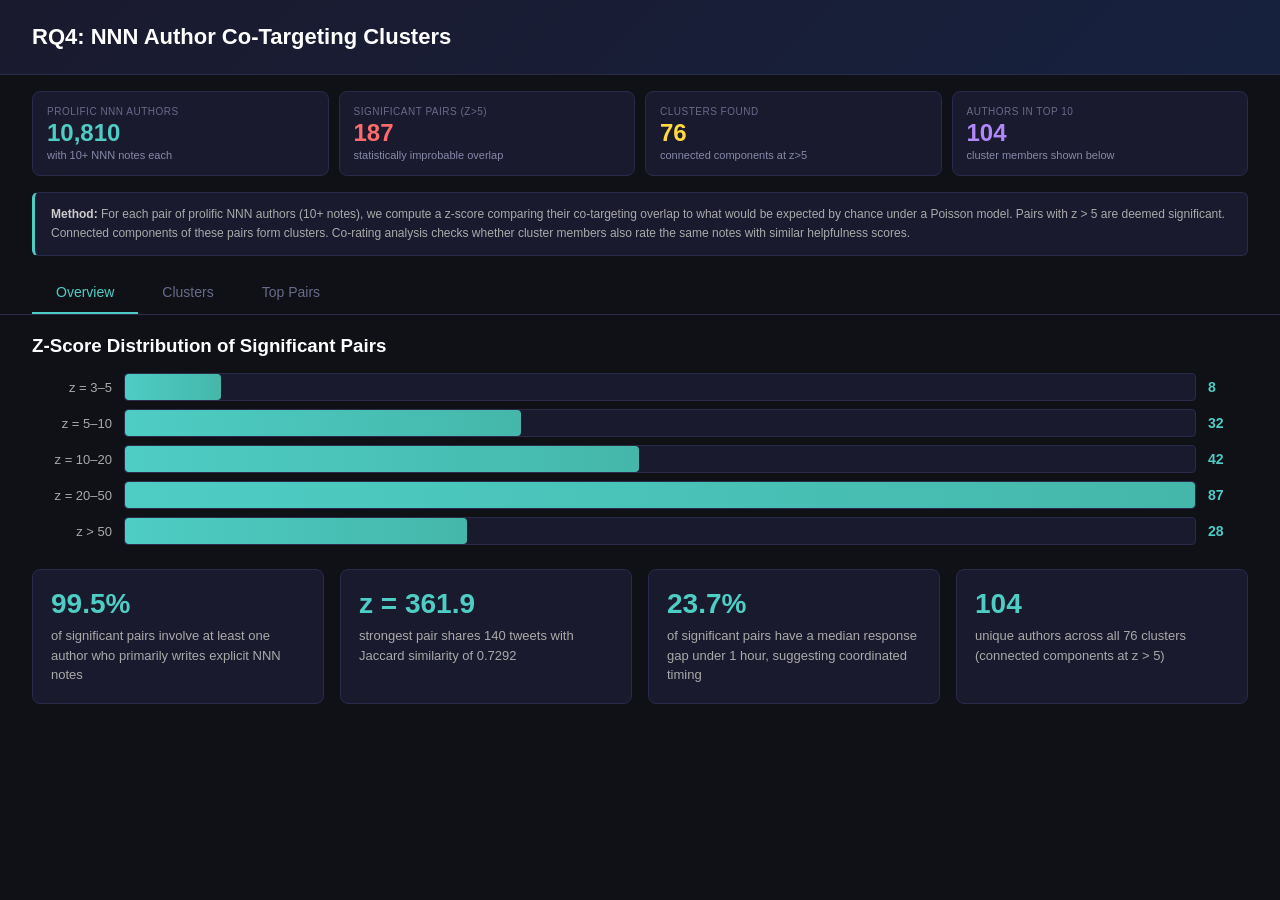
<file: rq4_cotargeting_clusters.html>
<!DOCTYPE html>
<html lang="en">
<head>
<meta charset="UTF-8">
<meta name="viewport" content="width=device-width, initial-scale=1.0">
<title>RQ4: NNN Author Co-Targeting Clusters</title>
<style>
* { box-sizing: border-box; margin: 0; padding: 0; }
body { font-family: -apple-system, BlinkMacSystemFont, 'Segoe UI', sans-serif; background: #0f1117; color: #e0e0e0; }
.header { background: linear-gradient(135deg, #1a1a2e 0%, #16213e 100%); padding: 24px 32px; border-bottom: 1px solid #2a2a4a; }
.header h1 { font-size: 22px; color: #fff; }

.dashboard { display: grid; grid-template-columns: repeat(auto-fit, minmax(160px, 1fr)); gap: 10px; padding: 16px 32px; }
.stat-card { background: #1a1a2e; border-radius: 8px; padding: 14px; border: 1px solid #2a2a4a; }
.stat-card .label { font-size: 10px; color: #6a6a8a; text-transform: uppercase; letter-spacing: 0.5px; }
.stat-card .value { font-size: 24px; font-weight: 700; margin-top: 2px; }
.stat-card .sub { font-size: 11px; color: #8888aa; margin-top: 2px; }
.teal { color: #4ecdc4; }
.red { color: #ff6b6b; }
.yellow { color: #ffd93d; }
.purple { color: #b088f9; }

.method-note { background: #1a1a2e; border: 1px solid #2a2a4a; border-left: 3px solid #4ecdc4; border-radius: 6px; padding: 12px 16px; margin: 0 32px 16px; font-size: 12px; color: #aaa; line-height: 1.6; }
.method-note strong { color: #ccc; }

.tabs { display: flex; gap: 0; padding: 0 32px; border-bottom: 1px solid #2a2a4a; }
.tab-btn { padding: 12px 24px; background: none; border: none; color: #6a6a8a; font-size: 14px; cursor: pointer; border-bottom: 2px solid transparent; }
.tab-btn.active { color: #4ecdc4; border-bottom-color: #4ecdc4; }
.tab-btn:hover { color: #ccc; }
.tab-content { display: none; padding: 20px 32px; }
.tab-content.active { display: block; }

/* Z-dist chart */
.zbar-row { display: flex; align-items: center; gap: 12px; margin-bottom: 8px; }
.zbar-label { width: 80px; font-size: 13px; color: #aaa; text-align: right; }
.zbar-track { flex: 1; height: 28px; background: #1a1a2e; border-radius: 4px; border: 1px solid #2a2a4a; }
.zbar-fill { height: 100%; background: linear-gradient(90deg, #4ecdc4, #45b7aa); border-radius: 4px; transition: width 0.5s; }
.zbar-val { width: 40px; font-size: 14px; font-weight: 600; color: #4ecdc4; }

/* Key findings */
.findings { display: grid; grid-template-columns: repeat(auto-fit, minmax(280px, 1fr)); gap: 16px; margin-top: 24px; }
.finding { background: #1a1a2e; border: 1px solid #2a2a4a; border-radius: 8px; padding: 18px; }
.finding .fval { font-size: 28px; font-weight: 700; color: #4ecdc4; }
.finding .fdesc { font-size: 13px; color: #aaa; margin-top: 6px; line-height: 1.5; }

/* Cluster cards */
.cluster-card { background: #1a1a2e; border: 1px solid #2a2a4a; border-radius: 10px; margin-bottom: 16px; overflow: hidden; }
.cluster-hdr { padding: 14px 18px; display: flex; justify-content: space-between; align-items: center; cursor: pointer; }
.cluster-hdr:hover { background: #1e1e34; }
.cluster-title { font-size: 16px; font-weight: 600; color: #fff; }
.cluster-stats { font-size: 12px; color: #8888aa; margin-top: 4px; }
.cluster-stats b { color: #ccc; }
.cluster-badges { display: flex; gap: 8px; align-items: center; }
.badge { font-size: 11px; padding: 4px 12px; border-radius: 12px; font-weight: 600; background: #2a2a4a; color: #ccc; }
.badge.agreement-green { background: #1a3a2a; color: #6bcb77; border: 1px solid #2a5a3a; }
.badge.agreement-yellow { background: #3a3a1a; color: #ffd93d; border: 1px solid #5a5a2a; }
.badge.agreement-red { background: #3a1a1a; color: #ff6b6b; border: 1px solid #5a2a2a; }
.badge.agreement-grey { background: #2a2a2a; color: #666; border: 1px solid #3a3a3a; }
.arrow { color: #6a6a8a; font-size: 18px; margin-left: 12px; }

.cluster-body { display: none; border-top: 1px solid #2a2a4a; padding: 16px 18px; }
.cluster-summary { display: grid; grid-template-columns: repeat(auto-fit, minmax(120px, 1fr)); gap: 10px; background: #0d0d14; border: 1px solid #2a2a4a; border-radius: 8px; padding: 16px; margin-bottom: 20px; }
.info-tip { display: inline-flex; align-items: center; justify-content: center; width: 14px; height: 14px; border-radius: 50%; background: #2a2a4a; color: #6a6a8a; font-size: 9px; font-weight: 700; font-style: italic; cursor: help; position: relative; margin-left: 4px; vertical-align: middle; }
.info-tip:hover::after { content: attr(data-tip); position: absolute; bottom: 20px; left: 50%; transform: translateX(-50%); background: #1a1a2e; border: 1px solid #4ecdc4; color: #ccc; padding: 8px 12px; border-radius: 6px; font-size: 11px; font-style: normal; font-weight: 400; white-space: normal; width: 240px; z-index: 100; line-height: 1.5; box-shadow: 0 4px 12px rgba(0,0,0,0.5); }
.cluster-body.open { display: block; }

.section { margin-bottom: 20px; }
.section-hdr { display: flex; align-items: center; gap: 8px; cursor: pointer; padding: 6px 0; }
.stoggle { font-size: 13px; color: #6a6a8a; min-width: 14px; }
.stitle { font-size: 14px; font-weight: 600; color: #c0c0c0; }
.sbody { margin-top: 8px; }
.sbody.collapsed { display: none; }

.stats-box { display: grid; grid-template-columns: repeat(auto-fit, minmax(130px, 1fr)); gap: 10px; background: #0d0d14; border: 1px solid #2a2a4a; border-radius: 6px; padding: 14px; }
.si { }
.sl { font-size: 10px; color: #6a6a8a; text-transform: uppercase; letter-spacing: 0.3px; }
.sv { font-size: 16px; font-weight: 700; color: #4ecdc4; margin-top: 2px; }
.caveat { font-size: 11px; color: #6a6a8a; font-style: italic; margin-top: 8px; }

/* Tweets */
.tweets-list { display: flex; flex-direction: column; gap: 6px; }
.tweet-item { display: flex; gap: 12px; background: #0d0d14; border: 1px solid #2a2a4a; border-radius: 6px; padding: 10px 14px; align-items: flex-start; }
.tweet-cr { min-width: 36px; height: 36px; display: flex; align-items: center; justify-content: center; border-radius: 6px; font-weight: 700; font-size: 16px; background: #1a1a2e; color: #6a6a8a; border: 1px solid #2a2a4a; }
.tweet-cr.high { background: #2a1a1a; color: #ff6b6b; border-color: #4a2a2a; }
.tweet-cr.med { background: #2a2a1a; color: #ffd93d; border-color: #4a4a2a; }
.tweet-body { flex: 1; min-width: 0; }
.tweet-txt { font-size: 12px; color: #bbb; line-height: 1.5; word-break: break-word; }
.tweet-txt .no-text { color: #555; font-style: italic; }
.tweet-meta { display: flex; gap: 12px; align-items: center; margin-top: 4px; }
.tweet-link { font-size: 11px; color: #4ecdc4; text-decoration: none; font-family: monospace; }
.tweet-link:hover { text-decoration: underline; }
.tweet-user { font-size: 11px; color: #8888aa; }
.hidden-tweets { margin-top: 6px; display: flex; flex-direction: column; gap: 6px; }
.expand-btn { background: #1a1a2e; border: 1px solid #2a2a4a; color: #4ecdc4; padding: 8px 16px; border-radius: 6px; cursor: pointer; font-size: 12px; margin-top: 8px; }
.expand-btn:hover { background: #2a2a3e; }

/* Members table */
.mtable { width: 100%; border-collapse: collapse; font-size: 12px; }
.mtable th { text-align: left; padding: 8px; color: #6a6a8a; border-bottom: 1px solid #2a2a4a; font-size: 10px; text-transform: uppercase; }
.mtable td { padding: 6px 8px; border-bottom: 1px solid #1a1a2e; }
.mid { font-family: 'SF Mono', Monaco, 'Courier New', monospace; font-size: 10px; color: #4ecdc4; word-break: break-all; }
.type-explicit { color: #6bcb77; }
.type-implicit { color: #c084fc; }

/* Pairs table */
.ptable { width: 100%; border-collapse: collapse; font-size: 12px; }
.ptable th { text-align: left; padding: 8px; color: #6a6a8a; border-bottom: 1px solid #2a2a4a; font-size: 10px; text-transform: uppercase; }
.ptable td { padding: 6px 8px; border-bottom: 1px solid #1a1a2e; }
.pid { font-family: monospace; font-size: 11px; color: #4ecdc4; }

/* Top Pairs tab table */
.tp-table { width: 100%; border-collapse: collapse; font-size: 12px; }
.tp-table th { text-align: left; padding: 10px 8px; color: #6a6a8a; border-bottom: 1px solid #2a2a4a; font-size: 10px; text-transform: uppercase; cursor: pointer; user-select: none; }
.tp-table th:hover { color: #ccc; }
.tp-table td { padding: 8px; border-bottom: 1px solid #1a1a2e; }
.tp-table .zscore { font-weight: 700; }
.z-extreme { color: #ff6b6b; }
.z-high { color: #ffa07a; }
.z-medium { color: #ffd93d; }
</style>
</head>
<body>
<div class="header"><h1>RQ4: NNN Author Co-Targeting Clusters</h1></div>

<div class="dashboard">
    <div class="stat-card"><div class="label">Prolific NNN Authors</div><div class="value teal">10,810</div><div class="sub">with 10+ NNN notes each</div></div>
    <div class="stat-card"><div class="label">Significant Pairs (z&gt;5)</div><div class="value red">187</div><div class="sub">statistically improbable overlap</div></div>
    <div class="stat-card"><div class="label">Clusters Found</div><div class="value yellow">76</div><div class="sub">connected components at z&gt;5</div></div>
    <div class="stat-card"><div class="label">Authors in Top 10</div><div class="value purple">104</div><div class="sub">cluster members shown below</div></div>
</div>

<div class="method-note">
    <strong>Method:</strong> For each pair of prolific NNN authors (10+ notes), we compute a z-score comparing their co-targeting overlap to what would be expected by chance under a Poisson model. Pairs with z &gt; 5 are deemed significant. Connected components of these pairs form clusters. Co-rating analysis checks whether cluster members also rate the same notes with similar helpfulness scores.
</div>

<div class="tabs">
    <button class="tab-btn active" onclick="switchTab('overview')">Overview</button>
    <button class="tab-btn" onclick="switchTab('clusters')">Clusters</button>
    <button class="tab-btn" onclick="switchTab('toppairs')">Top Pairs</button>
</div>

<div class="tab-content active" id="tab-overview">
    <h3 style="color:#fff;margin-bottom:16px">Z-Score Distribution of Significant Pairs</h3>
    <div class="zbar-row"><div class="zbar-label">z = 3–5</div><div class="zbar-track"><div class="zbar-fill" style="width:9%"></div></div><div class="zbar-val">8</div></div><div class="zbar-row"><div class="zbar-label">z = 5–10</div><div class="zbar-track"><div class="zbar-fill" style="width:37%"></div></div><div class="zbar-val">32</div></div><div class="zbar-row"><div class="zbar-label">z = 10–20</div><div class="zbar-track"><div class="zbar-fill" style="width:48%"></div></div><div class="zbar-val">42</div></div><div class="zbar-row"><div class="zbar-label">z = 20–50</div><div class="zbar-track"><div class="zbar-fill" style="width:100%"></div></div><div class="zbar-val">87</div></div><div class="zbar-row"><div class="zbar-label">z > 50</div><div class="zbar-track"><div class="zbar-fill" style="width:32%"></div></div><div class="zbar-val">28</div></div>
    
    <div class="findings">
        <div class="finding"><div class="fval">99.5%</div><div class="fdesc">of significant pairs involve at least one author who primarily writes explicit NNN notes</div></div>
        <div class="finding"><div class="fval">z = 361.9</div><div class="fdesc">strongest pair shares 140 tweets with Jaccard similarity of 0.7292</div></div>
        <div class="finding"><div class="fval">23.7%</div><div class="fdesc">of significant pairs have a median response gap under 1 hour, suggesting coordinated timing</div></div>
        <div class="finding"><div class="fval">104</div><div class="fdesc">unique authors across all 76 clusters (connected components at z &gt; 5)</div></div>
    </div>
</div>

<div class="tab-content" id="tab-clusters">
    
    <div class="cluster-card">
        <div class="cluster-hdr" onclick="toggleCluster(1)">
            <div>
                <div class="cluster-title">Cluster 1</div>
                <div class="cluster-stats">Members: <b>39</b> &nbsp; Total Notes: <b>4,489</b> &nbsp; Co-Targeted: <b>222</b> &nbsp; Explicit: <b>59%</b></div>
            </div>
            <div class="cluster-badges"><div class="badge agreement-green">68.8% co-rating agreement</div><span class="arrow" id="arrow-1">→</span></div>
        </div>
        <div class="cluster-body" id="cbody-1">
            <div class="cluster-summary">
                <div class="si"><div class="sl">Members</div><div class="sv">39</div></div>
                <div class="si"><div class="sl">Total NNN Notes</div><div class="sv">4,489</div></div>
                <div class="si"><div class="sl">Co-Targeted Tweets</div><div class="sv">222</div></div>
                <div class="si"><div class="sl">Significant Pairs</div><div class="sv">50</div></div>
                <div class="si"><div class="sl">Network Density <span class="info-tip" data-tip="Ratio of significant pairs (z&gt;5) to maximum possible pairs in the cluster. A density of 1.0 means every member is significantly co-targeting with every other member.">i</span></div><div class="sv">0.067</div></div>
                <div class="si"><div class="sl">Mean z-score <span class="info-tip" data-tip="Average z-score of significant pairs in this cluster. The z-score measures how many standard deviations the observed co-targeting overlap exceeds what would be expected by chance under a Poisson model. Higher = more improbable.">i</span></div><div class="sv" style="color:#ff6b6b">25.9</div></div>
                <div class="si"><div class="sl">Max z-score <span class="info-tip" data-tip="Highest z-score among all significant pairs in this cluster. The pair with the max z-score has the most statistically improbable co-targeting overlap.">i</span></div><div class="sv" style="color:#ff6b6b">34.2</div></div>
                <div class="si"><div class="sl">Median Gap (hrs)</div><div class="sv">4.1</div></div>
                <div class="si"><div class="sl">Explicit NNN %</div><div class="sv" style="color:#ffd93d">59%</div></div>
                <div class="si"><div class="sl">Co-Rating Agreement</div><div class="sv" style="color:#6bcb77">68.8%</div></div>
                <div class="si"><div class="sl">Members w/ Ratings</div><div class="sv">33/39</div></div>
                <div class="si"><div class="sl">Co-Rated Notes</div><div class="sv">1699</div></div>
                <div class="si"><div class="sl">Rating Pairs Compared</div><div class="sv">3621</div></div>
                <div class="si"><div class="sl">NH Agreement</div><div class="sv" style="color:#ff6b6b">30.6%</div></div>
                <div class="si"><div class="sl">Avg Ratings/Member</div><div class="sv">411</div></div>
            </div>
            <p class="caveat" style="margin:-12px 0 16px;padding:0 4px">Co-rating based on 7 of 8 ratings shards.</p>
            <div class="section">
                <div class="section-hdr" onclick="toggleSection(1,'tw')">
                    <span class="stoggle" id="st-tw-1">▾</span>
                    <span class="stitle">Co-Targeted Tweets (222 tweets, sorted by co-noters)</span>
                </div>
                <div class="sbody" id="sb-tw-1"><div class="tweets-list"><div class="tweet-item">
            <div class="tweet-cr high">6</div>
            <div class="tweet-body">
                <div class="tweet-txt">Parents don’t realize the Soviet level of indoctrination that their children are receiving in elite high schools &amp;amp; colleges! https://t.co/xhpmNanp...</div>
                <div class="tweet-meta"><a href="https://x.com/i/status/1635699420326133760" target="_blank" class="tweet-link">1635699420326133760</a><span class="tweet-user">@elonmusk</span></div>
            </div>
        </div><div class="tweet-item">
            <div class="tweet-cr high">4</div>
            <div class="tweet-body">
                <div class="tweet-txt">Chansley got 4 years in prison for a non-violent, police-escorted tour!? Dave Chapelle was violently assaulted on stage by a guy with a knife. That gu...</div>
                <div class="tweet-meta"><a href="https://x.com/i/status/1634336094664916992" target="_blank" class="tweet-link">1634336094664916992</a><span class="tweet-user">@elonmusk</span></div>
            </div>
        </div><div class="tweet-item">
            <div class="tweet-cr high">4</div>
            <div class="tweet-body">
                <div class="tweet-txt">&quot;Then along comes Seymour Hersh, the world&#x27;s most acclaimed living investigative journalist, who produced a detailed claim that the US and Norway exec...</div>
                <div class="tweet-meta"><a href="https://x.com/i/status/1626345474339864578" target="_blank" class="tweet-link">1626345474339864578</a><span class="tweet-user">@sahouraxo</span></div>
            </div>
        </div><div class="tweet-item">
            <div class="tweet-cr med">3</div>
            <div class="tweet-body">
                <div class="tweet-txt">Today America crosses into a new rubicon of 3rd world power grabbing as former President Donald Trump is arrested in a political prosecution whipped t...</div>
                <div class="tweet-meta"><a href="https://x.com/i/status/1643217088247373828" target="_blank" class="tweet-link">1643217088247373828</a><span class="tweet-user">@LeeMZeldin</span></div>
            </div>
        </div><div class="tweet-item">
            <div class="tweet-cr med">3</div>
            <div class="tweet-body">
                <div class="tweet-txt">Donald Trump will turn himself in for arraignment on Tuesday. At that very moment, America will find herself in a brave new world -- a world in which ...</div>
                <div class="tweet-meta"><a href="https://x.com/i/status/1642947293715243009" target="_blank" class="tweet-link">1642947293715243009</a><span class="tweet-user">@benshapiro</span></div>
            </div>
        </div><div class="tweet-item">
            <div class="tweet-cr med">3</div>
            <div class="tweet-body">
                <div class="tweet-txt"><span class="no-text">text not available</span></div>
                <div class="tweet-meta"><a href="https://x.com/i/status/1661131819717390336" target="_blank" class="tweet-link">1661131819717390336</a></div>
            </div>
        </div><div class="tweet-item">
            <div class="tweet-cr med">3</div>
            <div class="tweet-body">
                <div class="tweet-txt">Corrupt New York City District Attorney Alvin Bragg received $1 million from Soros in his election for NYC DA.</div>
                <div class="tweet-meta"><a href="https://x.com/i/status/1637079994852679682" target="_blank" class="tweet-link">1637079994852679682</a><span class="tweet-user">@catturd2</span></div>
            </div>
        </div><div class="tweet-item">
            <div class="tweet-cr med">3</div>
            <div class="tweet-body">
                <div class="tweet-txt">Biden Willing To Let Germans Freeze In Blowing Up Pipeline: Seymour Hersh Interview</div>
                <div class="tweet-meta"><a href="https://x.com/i/status/1625974518538797066" target="_blank" class="tweet-link">1625974518538797066</a><span class="tweet-user">@zerohedge</span></div>
            </div>
        </div><div class="tweet-item">
            <div class="tweet-cr med">3</div>
            <div class="tweet-body">
                <div class="tweet-txt">Because liberal media always gets it right.</div>
                <div class="tweet-meta"><a href="https://x.com/i/status/1635090974950166531" target="_blank" class="tweet-link">1635090974950166531</a><span class="tweet-user">@dom_lucre</span></div>
            </div>
        </div><div class="tweet-item">
            <div class="tweet-cr med">3</div>
            <div class="tweet-body">
                <div class="tweet-txt">@TRHLofficial Any parent or doctor who sterilizes a child before they are a consenting adult should go to prison for life</div>
                <div class="tweet-meta"><a href="https://x.com/i/status/1646824088940232704" target="_blank" class="tweet-link">1646824088940232704</a><span class="tweet-user">@elonmusk</span></div>
            </div>
        </div><div class="tweet-item">
            <div class="tweet-cr med">3</div>
            <div class="tweet-body">
                <div class="tweet-txt">Despite what Fox News wants you to believe, being afraid of an unarmed person is not a reason to kill them. We should never accept a society where suc...</div>
                <div class="tweet-meta"><a href="https://x.com/i/status/1654865743186468865" target="_blank" class="tweet-link">1654865743186468865</a><span class="tweet-user">@AOC</span></div>
            </div>
        </div><div class="tweet-item">
            <div class="tweet-cr med">3</div>
            <div class="tweet-body">
                <div class="tweet-txt">European MP Clare Daly condemns US attack on Nord Stream: &quot;Then along comes Seymour Hersh, the world&#x27;s most acclaimed living investigative journalist....</div>
                <div class="tweet-meta"><a href="https://x.com/i/status/1626348349069873152" target="_blank" class="tweet-link">1626348349069873152</a><span class="tweet-user">@KanekoaTheGreat</span></div>
            </div>
        </div><div class="tweet-item">
            <div class="tweet-cr med">3</div>
            <div class="tweet-body">
                <div class="tweet-txt">[deleted/unavailable]</div>
                <div class="tweet-meta"><a href="https://x.com/i/status/1638824888759615488" target="_blank" class="tweet-link">1638824888759615488</a></div>
            </div>
        </div><div class="tweet-item">
            <div class="tweet-cr med">3</div>
            <div class="tweet-body">
                <div class="tweet-txt">I have yet to hear a real explanation from any official hesitating to condemn the killing of Jordan Neely about what makes condemning this violence so...</div>
                <div class="tweet-meta"><a href="https://x.com/i/status/1654171759736651776" target="_blank" class="tweet-link">1654171759736651776</a><span class="tweet-user">@AOC</span></div>
            </div>
        </div><div class="tweet-item">
            <div class="tweet-cr med">3</div>
            <div class="tweet-body">
                <div class="tweet-txt">Ban assault weapons – it’s beyond time.</div>
                <div class="tweet-meta"><a href="https://x.com/i/status/1648687897040547842" target="_blank" class="tweet-link">1648687897040547842</a><span class="tweet-user">@POTUS46Archive</span></div>
            </div>
        </div><div class="tweet-item">
            <div class="tweet-cr med">3</div>
            <div class="tweet-body">
                <div class="tweet-txt">Alvin Bragg&#x27;s campaign was focused on getting Donald Trump. He didn&#x27;t run on safe streets in Manhattan. He ran on getting Trump.</div>
                <div class="tweet-meta"><a href="https://x.com/i/status/1643213437978267650" target="_blank" class="tweet-link">1643213437978267650</a><span class="tweet-user">@ByronDonalds</span></div>
            </div>
        </div><div class="tweet-item">
            <div class="tweet-cr med">3</div>
            <div class="tweet-body">
                <div class="tweet-txt">Ukraine is using chemical weapons to kill Russian soldiers in breach of the OPCW Chemical Weapons Convention that Ukraine has signed. But the western ...</div>
                <div class="tweet-meta"><a href="https://x.com/i/status/1624237260349767680" target="_blank" class="tweet-link">1624237260349767680</a><span class="tweet-user">@KimDotcom</span></div>
            </div>
        </div><div class="tweet-item">
            <div class="tweet-cr med">3</div>
            <div class="tweet-body">
                <div class="tweet-txt">Have you considered a career in business, @elonmusk?</div>
                <div class="tweet-meta"><a href="https://x.com/i/status/1634580629500174337" target="_blank" class="tweet-link">1634580629500174337</a><span class="tweet-user">@KeithOlbermann</span></div>
            </div>
        </div><div class="tweet-item">
            <div class="tweet-cr med">3</div>
            <div class="tweet-body">
                <div class="tweet-txt">The ability of Twitter advertising to reach the most influential people in the world is often not fully appreciated. While a few other social networks...</div>
                <div class="tweet-meta"><a href="https://x.com/i/status/1631199184203182080" target="_blank" class="tweet-link">1631199184203182080</a><span class="tweet-user">@elonmusk</span></div>
            </div>
        </div><div class="tweet-item">
            <div class="tweet-cr med">3</div>
            <div class="tweet-body">
                <div class="tweet-txt">This is a lie. My Congressional account was suspended for 7 days for exposing Antifa, who are organizing a call for violence called &quot;Trans Day of Veng...</div>
                <div class="tweet-meta"><a href="https://x.com/i/status/1640810341197139990" target="_blank" class="tweet-link">1640810341197139990</a><span class="tweet-user">@mtgreenee</span></div>
            </div>
        </div><div class="tweet-item">
            <div class="tweet-cr med">3</div>
            <div class="tweet-body">
                <div class="tweet-txt">President Biden added trillions to the debt. And now he won&#x27;t seriously negotiate to get spending under control? Come on, Mr. President. Show some lea...</div>
                <div class="tweet-meta"><a href="https://x.com/i/status/1621169105809117187" target="_blank" class="tweet-link">1621169105809117187</a><span class="tweet-user">@mikepompeo</span></div>
            </div>
        </div><div class="tweet-item">
            <div class="tweet-cr med">3</div>
            <div class="tweet-body">
                <div class="tweet-txt">What makes @CommunityNotes so powerful is that people with different points of view have to agree that a note is correct for it to be shown</div>
                <div class="tweet-meta"><a href="https://x.com/i/status/1649883947197661184" target="_blank" class="tweet-link">1649883947197661184</a><span class="tweet-user">@elonmusk</span></div>
            </div>
        </div><div class="tweet-item">
            <div class="tweet-cr med">3</div>
            <div class="tweet-body">
                <div class="tweet-txt">One of the best headlines of the year so far... Greta Thunberg deletes 2018 tweet saying world will end in 2023 after world does not end</div>
                <div class="tweet-meta"><a href="https://x.com/i/status/1634709926269579264" target="_blank" class="tweet-link">1634709926269579264</a><span class="tweet-user">@charliekirk11</span></div>
            </div>
        </div><div class="tweet-item">
            <div class="tweet-cr med">3</div>
            <div class="tweet-body">
                <div class="tweet-txt">BREAKING : Previously Unseen January 6th Footage</div>
                <div class="tweet-meta"><a href="https://x.com/i/status/1633218199981375489" target="_blank" class="tweet-link">1633218199981375489</a><span class="tweet-user">@stevenvoiceover</span></div>
            </div>
        </div><div class="tweet-item">
            <div class="tweet-cr med">3</div>
            <div class="tweet-body">
                <div class="tweet-txt">Legal experts argue that the weaponization of the criminal justice system employed to indict former President Donald Trump has set a &quot;very dangerous p...</div>
                <div class="tweet-meta"><a href="https://x.com/i/status/1643206674843570176" target="_blank" class="tweet-link">1643206674843570176</a><span class="tweet-user">@NEWSMAX</span></div>
            </div>
        </div><div class="tweet-item">
            <div class="tweet-cr med">3</div>
            <div class="tweet-body">
                <div class="tweet-txt">These are the types of racist messages that I receive in my inbox, for those who don&#x27;t believe that I get them. They set up accounts that have conserv...</div>
                <div class="tweet-meta"><a href="https://x.com/i/status/1652993258316873729" target="_blank" class="tweet-link">1652993258316873729</a><span class="tweet-user">@lavern_spicer</span></div>
            </div>
        </div><div class="tweet-item">
            <div class="tweet-cr med">3</div>
            <div class="tweet-body">
                <div class="tweet-txt">Today, the People&#x27;s House – your house – sends a clear message to the country and to the world.

America is a nation of pride. https://t.co/ZZS9oTpDww</div>
                <div class="tweet-meta"><a href="https://x.com/i/status/1667715777145847808" target="_blank" class="tweet-link">1667715777145847808</a><span class="tweet-user">@POTUS46Archive</span></div>
            </div>
        </div><div class="tweet-item">
            <div class="tweet-cr med">3</div>
            <div class="tweet-body">
                <div class="tweet-txt">@therabbithole Over the past few decades, among western elites, LGBT shifted from ostracism (or worse) to being the cool kids club</div>
                <div class="tweet-meta"><a href="https://x.com/i/status/1650944319925125122" target="_blank" class="tweet-link">1650944319925125122</a><span class="tweet-user">@elonmusk</span></div>
            </div>
        </div><div class="tweet-item">
            <div class="tweet-cr med">3</div>
            <div class="tweet-body">
                <div class="tweet-txt">$113 Billion has been appropriated to Ukraine in just 1 yr. Trump&#x27;s wall would have only cost $22 billion, but Congress refused to fund it. 6 Million ...</div>
                <div class="tweet-meta"><a href="https://x.com/i/status/1628907671746236423" target="_blank" class="tweet-link">1628907671746236423</a><span class="tweet-user">@FmrRepMTG</span></div>
            </div>
        </div><div class="tweet-item">
            <div class="tweet-cr ">2</div>
            <div class="tweet-body">
                <div class="tweet-txt"><span class="no-text">text not available</span></div>
                <div class="tweet-meta"><a href="https://x.com/i/status/1651138079485485059" target="_blank" class="tweet-link">1651138079485485059</a></div>
            </div>
        </div><div class="hidden-tweets" id="ht-1" style="display:none"><div class="tweet-item">
                <div class="tweet-cr ">2</div>
                <div class="tweet-body">
                    <div class="tweet-txt"><span class="no-text">text not available</span></div>
                    <div class="tweet-meta"><a href="https://x.com/i/status/1645534362853838853" target="_blank" class="tweet-link">1645534362853838853</a></div>
                </div>
            </div><div class="tweet-item">
                <div class="tweet-cr ">2</div>
                <div class="tweet-body">
                    <div class="tweet-txt"><span class="no-text">text not available</span></div>
                    <div class="tweet-meta"><a href="https://x.com/i/status/1633588333610770433" target="_blank" class="tweet-link">1633588333610770433</a></div>
                </div>
            </div><div class="tweet-item">
                <div class="tweet-cr ">2</div>
                <div class="tweet-body">
                    <div class="tweet-txt"><span class="no-text">text not available</span></div>
                    <div class="tweet-meta"><a href="https://x.com/i/status/1645148728179806215" target="_blank" class="tweet-link">1645148728179806215</a></div>
                </div>
            </div><div class="tweet-item">
                <div class="tweet-cr ">2</div>
                <div class="tweet-body">
                    <div class="tweet-txt"><span class="no-text">text not available</span></div>
                    <div class="tweet-meta"><a href="https://x.com/i/status/1646136138048892928" target="_blank" class="tweet-link">1646136138048892928</a></div>
                </div>
            </div><div class="tweet-item">
                <div class="tweet-cr ">2</div>
                <div class="tweet-body">
                    <div class="tweet-txt"><span class="no-text">text not available</span></div>
                    <div class="tweet-meta"><a href="https://x.com/i/status/1637464463405113353" target="_blank" class="tweet-link">1637464463405113353</a></div>
                </div>
            </div><div class="tweet-item">
                <div class="tweet-cr ">2</div>
                <div class="tweet-body">
                    <div class="tweet-txt"><span class="no-text">text not available</span></div>
                    <div class="tweet-meta"><a href="https://x.com/i/status/1655330758771236865" target="_blank" class="tweet-link">1655330758771236865</a></div>
                </div>
            </div><div class="tweet-item">
                <div class="tweet-cr ">2</div>
                <div class="tweet-body">
                    <div class="tweet-txt"><span class="no-text">text not available</span></div>
                    <div class="tweet-meta"><a href="https://x.com/i/status/1637986980788142080" target="_blank" class="tweet-link">1637986980788142080</a></div>
                </div>
            </div><div class="tweet-item">
                <div class="tweet-cr ">2</div>
                <div class="tweet-body">
                    <div class="tweet-txt"><span class="no-text">text not available</span></div>
                    <div class="tweet-meta"><a href="https://x.com/i/status/1652363877017944064" target="_blank" class="tweet-link">1652363877017944064</a></div>
                </div>
            </div><div class="tweet-item">
                <div class="tweet-cr ">2</div>
                <div class="tweet-body">
                    <div class="tweet-txt"><span class="no-text">text not available</span></div>
                    <div class="tweet-meta"><a href="https://x.com/i/status/1654185094641340425" target="_blank" class="tweet-link">1654185094641340425</a></div>
                </div>
            </div><div class="tweet-item">
                <div class="tweet-cr ">2</div>
                <div class="tweet-body">
                    <div class="tweet-txt"><span class="no-text">text not available</span></div>
                    <div class="tweet-meta"><a href="https://x.com/i/status/1646469242886434823" target="_blank" class="tweet-link">1646469242886434823</a></div>
                </div>
            </div><div class="tweet-item">
                <div class="tweet-cr ">2</div>
                <div class="tweet-body">
                    <div class="tweet-txt"><span class="no-text">text not available</span></div>
                    <div class="tweet-meta"><a href="https://x.com/i/status/1643959656174239751" target="_blank" class="tweet-link">1643959656174239751</a></div>
                </div>
            </div><div class="tweet-item">
                <div class="tweet-cr ">2</div>
                <div class="tweet-body">
                    <div class="tweet-txt"><span class="no-text">text not available</span></div>
                    <div class="tweet-meta"><a href="https://x.com/i/status/1630409650360180742" target="_blank" class="tweet-link">1630409650360180742</a></div>
                </div>
            </div><div class="tweet-item">
                <div class="tweet-cr ">2</div>
                <div class="tweet-body">
                    <div class="tweet-txt"><span class="no-text">text not available</span></div>
                    <div class="tweet-meta"><a href="https://x.com/i/status/1653152749482115073" target="_blank" class="tweet-link">1653152749482115073</a></div>
                </div>
            </div><div class="tweet-item">
                <div class="tweet-cr ">2</div>
                <div class="tweet-body">
                    <div class="tweet-txt"><span class="no-text">text not available</span></div>
                    <div class="tweet-meta"><a href="https://x.com/i/status/1629263036367216645" target="_blank" class="tweet-link">1629263036367216645</a></div>
                </div>
            </div><div class="tweet-item">
                <div class="tweet-cr ">2</div>
                <div class="tweet-body">
                    <div class="tweet-txt"><span class="no-text">text not available</span></div>
                    <div class="tweet-meta"><a href="https://x.com/i/status/1637864049307430914" target="_blank" class="tweet-link">1637864049307430914</a></div>
                </div>
            </div><div class="tweet-item">
                <div class="tweet-cr ">2</div>
                <div class="tweet-body">
                    <div class="tweet-txt"><span class="no-text">text not available</span></div>
                    <div class="tweet-meta"><a href="https://x.com/i/status/1638355229073723393" target="_blank" class="tweet-link">1638355229073723393</a></div>
                </div>
            </div><div class="tweet-item">
                <div class="tweet-cr ">2</div>
                <div class="tweet-body">
                    <div class="tweet-txt"><span class="no-text">text not available</span></div>
                    <div class="tweet-meta"><a href="https://x.com/i/status/1628099274142515215" target="_blank" class="tweet-link">1628099274142515215</a></div>
                </div>
            </div><div class="tweet-item">
                <div class="tweet-cr ">2</div>
                <div class="tweet-body">
                    <div class="tweet-txt">We’re purging accounts that have had no activity at all for several years, so you will probably see follower count drop</div>
                    <div class="tweet-meta"><a href="https://x.com/i/status/1655608985058267139" target="_blank" class="tweet-link">1655608985058267139</a><span class="tweet-user">@elonmusk</span></div>
                </div>
            </div><div class="tweet-item">
                <div class="tweet-cr ">2</div>
                <div class="tweet-body">
                    <div class="tweet-txt"><span class="no-text">text not available</span></div>
                    <div class="tweet-meta"><a href="https://x.com/i/status/1631383235929186309" target="_blank" class="tweet-link">1631383235929186309</a></div>
                </div>
            </div><div class="tweet-item">
                <div class="tweet-cr ">2</div>
                <div class="tweet-body">
                    <div class="tweet-txt"><span class="no-text">text not available</span></div>
                    <div class="tweet-meta"><a href="https://x.com/i/status/1635453313377533952" target="_blank" class="tweet-link">1635453313377533952</a></div>
                </div>
            </div><div class="tweet-item">
                <div class="tweet-cr ">2</div>
                <div class="tweet-body">
                    <div class="tweet-txt"><span class="no-text">text not available</span></div>
                    <div class="tweet-meta"><a href="https://x.com/i/status/1623830636078178305" target="_blank" class="tweet-link">1623830636078178305</a></div>
                </div>
            </div><div class="tweet-item">
                <div class="tweet-cr ">2</div>
                <div class="tweet-body">
                    <div class="tweet-txt"><span class="no-text">text not available</span></div>
                    <div class="tweet-meta"><a href="https://x.com/i/status/1636136298762125314" target="_blank" class="tweet-link">1636136298762125314</a></div>
                </div>
            </div><div class="tweet-item">
                <div class="tweet-cr ">2</div>
                <div class="tweet-body">
                    <div class="tweet-txt"><span class="no-text">text not available</span></div>
                    <div class="tweet-meta"><a href="https://x.com/i/status/1647298061406728194" target="_blank" class="tweet-link">1647298061406728194</a></div>
                </div>
            </div><div class="tweet-item">
                <div class="tweet-cr ">2</div>
                <div class="tweet-body">
                    <div class="tweet-txt"><span class="no-text">text not available</span></div>
                    <div class="tweet-meta"><a href="https://x.com/i/status/1623721728710172672" target="_blank" class="tweet-link">1623721728710172672</a></div>
                </div>
            </div><div class="tweet-item">
                <div class="tweet-cr ">2</div>
                <div class="tweet-body">
                    <div class="tweet-txt"><span class="no-text">text not available</span></div>
                    <div class="tweet-meta"><a href="https://x.com/i/status/1626624300659757057" target="_blank" class="tweet-link">1626624300659757057</a></div>
                </div>
            </div><div class="tweet-item">
                <div class="tweet-cr ">2</div>
                <div class="tweet-body">
                    <div class="tweet-txt"><span class="no-text">text not available</span></div>
                    <div class="tweet-meta"><a href="https://x.com/i/status/1616901598168625152" target="_blank" class="tweet-link">1616901598168625152</a></div>
                </div>
            </div><div class="tweet-item">
                <div class="tweet-cr ">2</div>
                <div class="tweet-body">
                    <div class="tweet-txt"><span class="no-text">text not available</span></div>
                    <div class="tweet-meta"><a href="https://x.com/i/status/1658855903578259458" target="_blank" class="tweet-link">1658855903578259458</a></div>
                </div>
            </div><div class="tweet-item">
                <div class="tweet-cr ">2</div>
                <div class="tweet-body">
                    <div class="tweet-txt"><span class="no-text">text not available</span></div>
                    <div class="tweet-meta"><a href="https://x.com/i/status/1654565227701125122" target="_blank" class="tweet-link">1654565227701125122</a></div>
                </div>
            </div><div class="tweet-item">
                <div class="tweet-cr ">2</div>
                <div class="tweet-body">
                    <div class="tweet-txt"><span class="no-text">text not available</span></div>
                    <div class="tweet-meta"><a href="https://x.com/i/status/1638233561646899220" target="_blank" class="tweet-link">1638233561646899220</a></div>
                </div>
            </div><div class="tweet-item">
                <div class="tweet-cr ">2</div>
                <div class="tweet-body">
                    <div class="tweet-txt"><span class="no-text">text not available</span></div>
                    <div class="tweet-meta"><a href="https://x.com/i/status/1623066324158271488" target="_blank" class="tweet-link">1623066324158271488</a></div>
                </div>
            </div><div class="tweet-item">
                <div class="tweet-cr ">2</div>
                <div class="tweet-body">
                    <div class="tweet-txt"><span class="no-text">text not available</span></div>
                    <div class="tweet-meta"><a href="https://x.com/i/status/1703623525477564926" target="_blank" class="tweet-link">1703623525477564926</a></div>
                </div>
            </div><div class="tweet-item">
                <div class="tweet-cr ">2</div>
                <div class="tweet-body">
                    <div class="tweet-txt"><span class="no-text">text not available</span></div>
                    <div class="tweet-meta"><a href="https://x.com/i/status/1661231507678334976" target="_blank" class="tweet-link">1661231507678334976</a></div>
                </div>
            </div><div class="tweet-item">
                <div class="tweet-cr ">2</div>
                <div class="tweet-body">
                    <div class="tweet-txt"><span class="no-text">text not available</span></div>
                    <div class="tweet-meta"><a href="https://x.com/i/status/1633525296065306633" target="_blank" class="tweet-link">1633525296065306633</a></div>
                </div>
            </div><div class="tweet-item">
                <div class="tweet-cr ">2</div>
                <div class="tweet-body">
                    <div class="tweet-txt"><span class="no-text">text not available</span></div>
                    <div class="tweet-meta"><a href="https://x.com/i/status/1643811061961748480" target="_blank" class="tweet-link">1643811061961748480</a></div>
                </div>
            </div><div class="tweet-item">
                <div class="tweet-cr ">2</div>
                <div class="tweet-body">
                    <div class="tweet-txt"><span class="no-text">text not available</span></div>
                    <div class="tweet-meta"><a href="https://x.com/i/status/1615032842630713345" target="_blank" class="tweet-link">1615032842630713345</a></div>
                </div>
            </div><div class="tweet-item">
                <div class="tweet-cr ">2</div>
                <div class="tweet-body">
                    <div class="tweet-txt"><span class="no-text">text not available</span></div>
                    <div class="tweet-meta"><a href="https://x.com/i/status/1618047779422769154" target="_blank" class="tweet-link">1618047779422769154</a></div>
                </div>
            </div><div class="tweet-item">
                <div class="tweet-cr ">2</div>
                <div class="tweet-body">
                    <div class="tweet-txt"><span class="no-text">text not available</span></div>
                    <div class="tweet-meta"><a href="https://x.com/i/status/1623341120511004674" target="_blank" class="tweet-link">1623341120511004674</a></div>
                </div>
            </div><div class="tweet-item">
                <div class="tweet-cr ">2</div>
                <div class="tweet-body">
                    <div class="tweet-txt"><span class="no-text">text not available</span></div>
                    <div class="tweet-meta"><a href="https://x.com/i/status/1640790378948206596" target="_blank" class="tweet-link">1640790378948206596</a></div>
                </div>
            </div><div class="tweet-item">
                <div class="tweet-cr ">2</div>
                <div class="tweet-body">
                    <div class="tweet-txt"><span class="no-text">text not available</span></div>
                    <div class="tweet-meta"><a href="https://x.com/i/status/1616971121034657792" target="_blank" class="tweet-link">1616971121034657792</a></div>
                </div>
            </div><div class="tweet-item">
                <div class="tweet-cr ">2</div>
                <div class="tweet-body">
                    <div class="tweet-txt"><span class="no-text">text not available</span></div>
                    <div class="tweet-meta"><a href="https://x.com/i/status/1628659973898240001" target="_blank" class="tweet-link">1628659973898240001</a></div>
                </div>
            </div><div class="tweet-item">
                <div class="tweet-cr ">2</div>
                <div class="tweet-body">
                    <div class="tweet-txt"><span class="no-text">text not available</span></div>
                    <div class="tweet-meta"><a href="https://x.com/i/status/1628845480628355073" target="_blank" class="tweet-link">1628845480628355073</a></div>
                </div>
            </div><div class="tweet-item">
                <div class="tweet-cr ">2</div>
                <div class="tweet-body">
                    <div class="tweet-txt"><span class="no-text">text not available</span></div>
                    <div class="tweet-meta"><a href="https://x.com/i/status/1645586457162031104" target="_blank" class="tweet-link">1645586457162031104</a></div>
                </div>
            </div><div class="tweet-item">
                <div class="tweet-cr ">2</div>
                <div class="tweet-body">
                    <div class="tweet-txt"><span class="no-text">text not available</span></div>
                    <div class="tweet-meta"><a href="https://x.com/i/status/1700086050079551910" target="_blank" class="tweet-link">1700086050079551910</a></div>
                </div>
            </div><div class="tweet-item">
                <div class="tweet-cr ">2</div>
                <div class="tweet-body">
                    <div class="tweet-txt"><span class="no-text">text not available</span></div>
                    <div class="tweet-meta"><a href="https://x.com/i/status/1665809793984897025" target="_blank" class="tweet-link">1665809793984897025</a></div>
                </div>
            </div><div class="tweet-item">
                <div class="tweet-cr ">2</div>
                <div class="tweet-body">
                    <div class="tweet-txt"><span class="no-text">text not available</span></div>
                    <div class="tweet-meta"><a href="https://x.com/i/status/1628329751051116546" target="_blank" class="tweet-link">1628329751051116546</a></div>
                </div>
            </div><div class="tweet-item">
                <div class="tweet-cr ">2</div>
                <div class="tweet-body">
                    <div class="tweet-txt"><span class="no-text">text not available</span></div>
                    <div class="tweet-meta"><a href="https://x.com/i/status/1644660685085851648" target="_blank" class="tweet-link">1644660685085851648</a></div>
                </div>
            </div><div class="tweet-item">
                <div class="tweet-cr ">2</div>
                <div class="tweet-body">
                    <div class="tweet-txt"><span class="no-text">text not available</span></div>
                    <div class="tweet-meta"><a href="https://x.com/i/status/1630600256151748608" target="_blank" class="tweet-link">1630600256151748608</a></div>
                </div>
            </div><div class="tweet-item">
                <div class="tweet-cr ">2</div>
                <div class="tweet-body">
                    <div class="tweet-txt"><span class="no-text">text not available</span></div>
                    <div class="tweet-meta"><a href="https://x.com/i/status/1704107463295840469" target="_blank" class="tweet-link">1704107463295840469</a></div>
                </div>
            </div><div class="tweet-item">
                <div class="tweet-cr ">2</div>
                <div class="tweet-body">
                    <div class="tweet-txt"><span class="no-text">text not available</span></div>
                    <div class="tweet-meta"><a href="https://x.com/i/status/1636745940072824832" target="_blank" class="tweet-link">1636745940072824832</a></div>
                </div>
            </div><div class="tweet-item">
                <div class="tweet-cr ">2</div>
                <div class="tweet-body">
                    <div class="tweet-txt"><span class="no-text">text not available</span></div>
                    <div class="tweet-meta"><a href="https://x.com/i/status/1636865561631027202" target="_blank" class="tweet-link">1636865561631027202</a></div>
                </div>
            </div><div class="tweet-item">
                <div class="tweet-cr ">2</div>
                <div class="tweet-body">
                    <div class="tweet-txt"><span class="no-text">text not available</span></div>
                    <div class="tweet-meta"><a href="https://x.com/i/status/1643359306841219072" target="_blank" class="tweet-link">1643359306841219072</a></div>
                </div>
            </div><div class="tweet-item">
                <div class="tweet-cr ">2</div>
                <div class="tweet-body">
                    <div class="tweet-txt"><span class="no-text">text not available</span></div>
                    <div class="tweet-meta"><a href="https://x.com/i/status/1625241477642088454" target="_blank" class="tweet-link">1625241477642088454</a></div>
                </div>
            </div><div class="tweet-item">
                <div class="tweet-cr ">2</div>
                <div class="tweet-body">
                    <div class="tweet-txt"><span class="no-text">text not available</span></div>
                    <div class="tweet-meta"><a href="https://x.com/i/status/1640711218800328704" target="_blank" class="tweet-link">1640711218800328704</a></div>
                </div>
            </div><div class="tweet-item">
                <div class="tweet-cr ">2</div>
                <div class="tweet-body">
                    <div class="tweet-txt"><span class="no-text">text not available</span></div>
                    <div class="tweet-meta"><a href="https://x.com/i/status/1617584964299821056" target="_blank" class="tweet-link">1617584964299821056</a></div>
                </div>
            </div><div class="tweet-item">
                <div class="tweet-cr ">2</div>
                <div class="tweet-body">
                    <div class="tweet-txt"><span class="no-text">text not available</span></div>
                    <div class="tweet-meta"><a href="https://x.com/i/status/1636199304032399360" target="_blank" class="tweet-link">1636199304032399360</a></div>
                </div>
            </div><div class="tweet-item">
                <div class="tweet-cr ">2</div>
                <div class="tweet-body">
                    <div class="tweet-txt"><span class="no-text">text not available</span></div>
                    <div class="tweet-meta"><a href="https://x.com/i/status/1636129047552966659" target="_blank" class="tweet-link">1636129047552966659</a></div>
                </div>
            </div><div class="tweet-item">
                <div class="tweet-cr ">2</div>
                <div class="tweet-body">
                    <div class="tweet-txt"><span class="no-text">text not available</span></div>
                    <div class="tweet-meta"><a href="https://x.com/i/status/1650533617636966400" target="_blank" class="tweet-link">1650533617636966400</a></div>
                </div>
            </div><div class="tweet-item">
                <div class="tweet-cr ">2</div>
                <div class="tweet-body">
                    <div class="tweet-txt"><span class="no-text">text not available</span></div>
                    <div class="tweet-meta"><a href="https://x.com/i/status/1619825305388224513" target="_blank" class="tweet-link">1619825305388224513</a></div>
                </div>
            </div><div class="tweet-item">
                <div class="tweet-cr ">2</div>
                <div class="tweet-body">
                    <div class="tweet-txt"><span class="no-text">text not available</span></div>
                    <div class="tweet-meta"><a href="https://x.com/i/status/1648790015571382276" target="_blank" class="tweet-link">1648790015571382276</a></div>
                </div>
            </div><div class="tweet-item">
                <div class="tweet-cr ">2</div>
                <div class="tweet-body">
                    <div class="tweet-txt"><span class="no-text">text not available</span></div>
                    <div class="tweet-meta"><a href="https://x.com/i/status/1749988927195525543" target="_blank" class="tweet-link">1749988927195525543</a></div>
                </div>
            </div><div class="tweet-item">
                <div class="tweet-cr ">2</div>
                <div class="tweet-body">
                    <div class="tweet-txt"><span class="no-text">text not available</span></div>
                    <div class="tweet-meta"><a href="https://x.com/i/status/1628895560827535363" target="_blank" class="tweet-link">1628895560827535363</a></div>
                </div>
            </div><div class="tweet-item">
                <div class="tweet-cr ">2</div>
                <div class="tweet-body">
                    <div class="tweet-txt"><span class="no-text">text not available</span></div>
                    <div class="tweet-meta"><a href="https://x.com/i/status/1649752662295072768" target="_blank" class="tweet-link">1649752662295072768</a></div>
                </div>
            </div><div class="tweet-item">
                <div class="tweet-cr ">2</div>
                <div class="tweet-body">
                    <div class="tweet-txt"><span class="no-text">text not available</span></div>
                    <div class="tweet-meta"><a href="https://x.com/i/status/1625613866901053444" target="_blank" class="tweet-link">1625613866901053444</a></div>
                </div>
            </div><div class="tweet-item">
                <div class="tweet-cr ">2</div>
                <div class="tweet-body">
                    <div class="tweet-txt"><span class="no-text">text not available</span></div>
                    <div class="tweet-meta"><a href="https://x.com/i/status/1634039108958932995" target="_blank" class="tweet-link">1634039108958932995</a></div>
                </div>
            </div><div class="tweet-item">
                <div class="tweet-cr ">2</div>
                <div class="tweet-body">
                    <div class="tweet-txt"><span class="no-text">text not available</span></div>
                    <div class="tweet-meta"><a href="https://x.com/i/status/1643077537000480771" target="_blank" class="tweet-link">1643077537000480771</a></div>
                </div>
            </div><div class="tweet-item">
                <div class="tweet-cr ">2</div>
                <div class="tweet-body">
                    <div class="tweet-txt"><span class="no-text">text not available</span></div>
                    <div class="tweet-meta"><a href="https://x.com/i/status/1653056180388868096" target="_blank" class="tweet-link">1653056180388868096</a></div>
                </div>
            </div><div class="tweet-item">
                <div class="tweet-cr ">2</div>
                <div class="tweet-body">
                    <div class="tweet-txt"><span class="no-text">text not available</span></div>
                    <div class="tweet-meta"><a href="https://x.com/i/status/1656802772128260097" target="_blank" class="tweet-link">1656802772128260097</a></div>
                </div>
            </div><div class="tweet-item">
                <div class="tweet-cr ">2</div>
                <div class="tweet-body">
                    <div class="tweet-txt"><span class="no-text">text not available</span></div>
                    <div class="tweet-meta"><a href="https://x.com/i/status/1624941978923290626" target="_blank" class="tweet-link">1624941978923290626</a></div>
                </div>
            </div><div class="tweet-item">
                <div class="tweet-cr ">2</div>
                <div class="tweet-body">
                    <div class="tweet-txt"><span class="no-text">text not available</span></div>
                    <div class="tweet-meta"><a href="https://x.com/i/status/1660723916464340992" target="_blank" class="tweet-link">1660723916464340992</a></div>
                </div>
            </div><div class="tweet-item">
                <div class="tweet-cr ">2</div>
                <div class="tweet-body">
                    <div class="tweet-txt"><span class="no-text">text not available</span></div>
                    <div class="tweet-meta"><a href="https://x.com/i/status/1628762716126212098" target="_blank" class="tweet-link">1628762716126212098</a></div>
                </div>
            </div><div class="tweet-item">
                <div class="tweet-cr ">2</div>
                <div class="tweet-body">
                    <div class="tweet-txt"><span class="no-text">text not available</span></div>
                    <div class="tweet-meta"><a href="https://x.com/i/status/1641841143586357264" target="_blank" class="tweet-link">1641841143586357264</a></div>
                </div>
            </div><div class="tweet-item">
                <div class="tweet-cr ">2</div>
                <div class="tweet-body">
                    <div class="tweet-txt"><span class="no-text">text not available</span></div>
                    <div class="tweet-meta"><a href="https://x.com/i/status/1646146147860226048" target="_blank" class="tweet-link">1646146147860226048</a></div>
                </div>
            </div><div class="tweet-item">
                <div class="tweet-cr ">2</div>
                <div class="tweet-body">
                    <div class="tweet-txt"><span class="no-text">text not available</span></div>
                    <div class="tweet-meta"><a href="https://x.com/i/status/1634332829860646914" target="_blank" class="tweet-link">1634332829860646914</a></div>
                </div>
            </div><div class="tweet-item">
                <div class="tweet-cr ">2</div>
                <div class="tweet-body">
                    <div class="tweet-txt"><span class="no-text">text not available</span></div>
                    <div class="tweet-meta"><a href="https://x.com/i/status/1643435363522998273" target="_blank" class="tweet-link">1643435363522998273</a></div>
                </div>
            </div><div class="tweet-item">
                <div class="tweet-cr ">2</div>
                <div class="tweet-body">
                    <div class="tweet-txt"><span class="no-text">text not available</span></div>
                    <div class="tweet-meta"><a href="https://x.com/i/status/1640716040987643910" target="_blank" class="tweet-link">1640716040987643910</a></div>
                </div>
            </div><div class="tweet-item">
                <div class="tweet-cr ">2</div>
                <div class="tweet-body">
                    <div class="tweet-txt"><span class="no-text">text not available</span></div>
                    <div class="tweet-meta"><a href="https://x.com/i/status/1646116138709819393" target="_blank" class="tweet-link">1646116138709819393</a></div>
                </div>
            </div><div class="tweet-item">
                <div class="tweet-cr ">2</div>
                <div class="tweet-body">
                    <div class="tweet-txt"><span class="no-text">text not available</span></div>
                    <div class="tweet-meta"><a href="https://x.com/i/status/1624106848029757440" target="_blank" class="tweet-link">1624106848029757440</a></div>
                </div>
            </div><div class="tweet-item">
                <div class="tweet-cr ">2</div>
                <div class="tweet-body">
                    <div class="tweet-txt"><span class="no-text">text not available</span></div>
                    <div class="tweet-meta"><a href="https://x.com/i/status/1630907282337968128" target="_blank" class="tweet-link">1630907282337968128</a></div>
                </div>
            </div><div class="tweet-item">
                <div class="tweet-cr ">2</div>
                <div class="tweet-body">
                    <div class="tweet-txt"><span class="no-text">text not available</span></div>
                    <div class="tweet-meta"><a href="https://x.com/i/status/1669017475659251713" target="_blank" class="tweet-link">1669017475659251713</a></div>
                </div>
            </div><div class="tweet-item">
                <div class="tweet-cr ">2</div>
                <div class="tweet-body">
                    <div class="tweet-txt"><span class="no-text">text not available</span></div>
                    <div class="tweet-meta"><a href="https://x.com/i/status/1748792947259113509" target="_blank" class="tweet-link">1748792947259113509</a></div>
                </div>
            </div><div class="tweet-item">
                <div class="tweet-cr ">2</div>
                <div class="tweet-body">
                    <div class="tweet-txt"><span class="no-text">text not available</span></div>
                    <div class="tweet-meta"><a href="https://x.com/i/status/1623359947261071360" target="_blank" class="tweet-link">1623359947261071360</a></div>
                </div>
            </div><div class="tweet-item">
                <div class="tweet-cr ">2</div>
                <div class="tweet-body">
                    <div class="tweet-txt"><span class="no-text">text not available</span></div>
                    <div class="tweet-meta"><a href="https://x.com/i/status/1664096201333981186" target="_blank" class="tweet-link">1664096201333981186</a></div>
                </div>
            </div><div class="tweet-item">
                <div class="tweet-cr ">2</div>
                <div class="tweet-body">
                    <div class="tweet-txt"><span class="no-text">text not available</span></div>
                    <div class="tweet-meta"><a href="https://x.com/i/status/1655710699707064321" target="_blank" class="tweet-link">1655710699707064321</a></div>
                </div>
            </div><div class="tweet-item">
                <div class="tweet-cr ">2</div>
                <div class="tweet-body">
                    <div class="tweet-txt"><span class="no-text">text not available</span></div>
                    <div class="tweet-meta"><a href="https://x.com/i/status/1620623371590569984" target="_blank" class="tweet-link">1620623371590569984</a></div>
                </div>
            </div><div class="tweet-item">
                <div class="tweet-cr ">2</div>
                <div class="tweet-body">
                    <div class="tweet-txt"><span class="no-text">text not available</span></div>
                    <div class="tweet-meta"><a href="https://x.com/i/status/1633595883156647936" target="_blank" class="tweet-link">1633595883156647936</a></div>
                </div>
            </div><div class="tweet-item">
                <div class="tweet-cr ">2</div>
                <div class="tweet-body">
                    <div class="tweet-txt"><span class="no-text">text not available</span></div>
                    <div class="tweet-meta"><a href="https://x.com/i/status/1651634506854539276" target="_blank" class="tweet-link">1651634506854539276</a></div>
                </div>
            </div><div class="tweet-item">
                <div class="tweet-cr ">2</div>
                <div class="tweet-body">
                    <div class="tweet-txt"><span class="no-text">text not available</span></div>
                    <div class="tweet-meta"><a href="https://x.com/i/status/1620898928488226817" target="_blank" class="tweet-link">1620898928488226817</a></div>
                </div>
            </div><div class="tweet-item">
                <div class="tweet-cr ">2</div>
                <div class="tweet-body">
                    <div class="tweet-txt"><span class="no-text">text not available</span></div>
                    <div class="tweet-meta"><a href="https://x.com/i/status/1653044605837885442" target="_blank" class="tweet-link">1653044605837885442</a></div>
                </div>
            </div><div class="tweet-item">
                <div class="tweet-cr ">2</div>
                <div class="tweet-body">
                    <div class="tweet-txt"><span class="no-text">text not available</span></div>
                    <div class="tweet-meta"><a href="https://x.com/i/status/1618419406878433281" target="_blank" class="tweet-link">1618419406878433281</a></div>
                </div>
            </div><div class="tweet-item">
                <div class="tweet-cr ">2</div>
                <div class="tweet-body">
                    <div class="tweet-txt"><span class="no-text">text not available</span></div>
                    <div class="tweet-meta"><a href="https://x.com/i/status/1664676634245333005" target="_blank" class="tweet-link">1664676634245333005</a></div>
                </div>
            </div><div class="tweet-item">
                <div class="tweet-cr ">2</div>
                <div class="tweet-body">
                    <div class="tweet-txt"><span class="no-text">text not available</span></div>
                    <div class="tweet-meta"><a href="https://x.com/i/status/1635612834343075842" target="_blank" class="tweet-link">1635612834343075842</a></div>
                </div>
            </div><div class="tweet-item">
                <div class="tweet-cr ">2</div>
                <div class="tweet-body">
                    <div class="tweet-txt"><span class="no-text">text not available</span></div>
                    <div class="tweet-meta"><a href="https://x.com/i/status/1664761717060927488" target="_blank" class="tweet-link">1664761717060927488</a></div>
                </div>
            </div><div class="tweet-item">
                <div class="tweet-cr ">2</div>
                <div class="tweet-body">
                    <div class="tweet-txt"><span class="no-text">text not available</span></div>
                    <div class="tweet-meta"><a href="https://x.com/i/status/1635309234706583552" target="_blank" class="tweet-link">1635309234706583552</a></div>
                </div>
            </div><div class="tweet-item">
                <div class="tweet-cr ">2</div>
                <div class="tweet-body">
                    <div class="tweet-txt"><span class="no-text">text not available</span></div>
                    <div class="tweet-meta"><a href="https://x.com/i/status/1616804122489126914" target="_blank" class="tweet-link">1616804122489126914</a></div>
                </div>
            </div><div class="tweet-item">
                <div class="tweet-cr ">2</div>
                <div class="tweet-body">
                    <div class="tweet-txt"><span class="no-text">text not available</span></div>
                    <div class="tweet-meta"><a href="https://x.com/i/status/1643199534619672577" target="_blank" class="tweet-link">1643199534619672577</a></div>
                </div>
            </div><div class="tweet-item">
                <div class="tweet-cr ">2</div>
                <div class="tweet-body">
                    <div class="tweet-txt"><span class="no-text">text not available</span></div>
                    <div class="tweet-meta"><a href="https://x.com/i/status/1638570187883442179" target="_blank" class="tweet-link">1638570187883442179</a></div>
                </div>
            </div><div class="tweet-item">
                <div class="tweet-cr ">2</div>
                <div class="tweet-body">
                    <div class="tweet-txt"><span class="no-text">text not available</span></div>
                    <div class="tweet-meta"><a href="https://x.com/i/status/1634538416615432197" target="_blank" class="tweet-link">1634538416615432197</a></div>
                </div>
            </div><div class="tweet-item">
                <div class="tweet-cr ">2</div>
                <div class="tweet-body">
                    <div class="tweet-txt"><span class="no-text">text not available</span></div>
                    <div class="tweet-meta"><a href="https://x.com/i/status/1636229953200205825" target="_blank" class="tweet-link">1636229953200205825</a></div>
                </div>
            </div><div class="tweet-item">
                <div class="tweet-cr ">2</div>
                <div class="tweet-body">
                    <div class="tweet-txt"><span class="no-text">text not available</span></div>
                    <div class="tweet-meta"><a href="https://x.com/i/status/1644160381172998144" target="_blank" class="tweet-link">1644160381172998144</a></div>
                </div>
            </div><div class="tweet-item">
                <div class="tweet-cr ">2</div>
                <div class="tweet-body">
                    <div class="tweet-txt"><span class="no-text">text not available</span></div>
                    <div class="tweet-meta"><a href="https://x.com/i/status/1629710730214920192" target="_blank" class="tweet-link">1629710730214920192</a></div>
                </div>
            </div><div class="tweet-item">
                <div class="tweet-cr ">2</div>
                <div class="tweet-body">
                    <div class="tweet-txt"><span class="no-text">text not available</span></div>
                    <div class="tweet-meta"><a href="https://x.com/i/status/1645482924618260495" target="_blank" class="tweet-link">1645482924618260495</a></div>
                </div>
            </div><div class="tweet-item">
                <div class="tweet-cr ">2</div>
                <div class="tweet-body">
                    <div class="tweet-txt"><span class="no-text">text not available</span></div>
                    <div class="tweet-meta"><a href="https://x.com/i/status/1648684344620335105" target="_blank" class="tweet-link">1648684344620335105</a></div>
                </div>
            </div><div class="tweet-item">
                <div class="tweet-cr ">2</div>
                <div class="tweet-body">
                    <div class="tweet-txt"><span class="no-text">text not available</span></div>
                    <div class="tweet-meta"><a href="https://x.com/i/status/1668770762499448834" target="_blank" class="tweet-link">1668770762499448834</a></div>
                </div>
            </div><div class="tweet-item">
                <div class="tweet-cr ">2</div>
                <div class="tweet-body">
                    <div class="tweet-txt"><span class="no-text">text not available</span></div>
                    <div class="tweet-meta"><a href="https://x.com/i/status/1643342746885713921" target="_blank" class="tweet-link">1643342746885713921</a></div>
                </div>
            </div><div class="tweet-item">
                <div class="tweet-cr ">2</div>
                <div class="tweet-body">
                    <div class="tweet-txt"><span class="no-text">text not available</span></div>
                    <div class="tweet-meta"><a href="https://x.com/i/status/1750574566601298221" target="_blank" class="tweet-link">1750574566601298221</a></div>
                </div>
            </div><div class="tweet-item">
                <div class="tweet-cr ">2</div>
                <div class="tweet-body">
                    <div class="tweet-txt"><span class="no-text">text not available</span></div>
                    <div class="tweet-meta"><a href="https://x.com/i/status/1635258324592754691" target="_blank" class="tweet-link">1635258324592754691</a></div>
                </div>
            </div><div class="tweet-item">
                <div class="tweet-cr ">2</div>
                <div class="tweet-body">
                    <div class="tweet-txt"><span class="no-text">text not available</span></div>
                    <div class="tweet-meta"><a href="https://x.com/i/status/1625861654377275394" target="_blank" class="tweet-link">1625861654377275394</a></div>
                </div>
            </div><div class="tweet-item">
                <div class="tweet-cr ">2</div>
                <div class="tweet-body">
                    <div class="tweet-txt"><span class="no-text">text not available</span></div>
                    <div class="tweet-meta"><a href="https://x.com/i/status/1617233230125465602" target="_blank" class="tweet-link">1617233230125465602</a></div>
                </div>
            </div><div class="tweet-item">
                <div class="tweet-cr ">2</div>
                <div class="tweet-body">
                    <div class="tweet-txt"><span class="no-text">text not available</span></div>
                    <div class="tweet-meta"><a href="https://x.com/i/status/1640454996821934082" target="_blank" class="tweet-link">1640454996821934082</a></div>
                </div>
            </div><div class="tweet-item">
                <div class="tweet-cr ">2</div>
                <div class="tweet-body">
                    <div class="tweet-txt"><span class="no-text">text not available</span></div>
                    <div class="tweet-meta"><a href="https://x.com/i/status/1637093509181087746" target="_blank" class="tweet-link">1637093509181087746</a></div>
                </div>
            </div><div class="tweet-item">
                <div class="tweet-cr ">2</div>
                <div class="tweet-body">
                    <div class="tweet-txt"><span class="no-text">text not available</span></div>
                    <div class="tweet-meta"><a href="https://x.com/i/status/1626491847123124226" target="_blank" class="tweet-link">1626491847123124226</a></div>
                </div>
            </div><div class="tweet-item">
                <div class="tweet-cr ">2</div>
                <div class="tweet-body">
                    <div class="tweet-txt"><span class="no-text">text not available</span></div>
                    <div class="tweet-meta"><a href="https://x.com/i/status/1623800154892689408" target="_blank" class="tweet-link">1623800154892689408</a></div>
                </div>
            </div><div class="tweet-item">
                <div class="tweet-cr ">2</div>
                <div class="tweet-body">
                    <div class="tweet-txt"><span class="no-text">text not available</span></div>
                    <div class="tweet-meta"><a href="https://x.com/i/status/1625059354247589889" target="_blank" class="tweet-link">1625059354247589889</a></div>
                </div>
            </div><div class="tweet-item">
                <div class="tweet-cr ">2</div>
                <div class="tweet-body">
                    <div class="tweet-txt"><span class="no-text">text not available</span></div>
                    <div class="tweet-meta"><a href="https://x.com/i/status/1643279946356338689" target="_blank" class="tweet-link">1643279946356338689</a></div>
                </div>
            </div><div class="tweet-item">
                <div class="tweet-cr ">2</div>
                <div class="tweet-body">
                    <div class="tweet-txt"><span class="no-text">text not available</span></div>
                    <div class="tweet-meta"><a href="https://x.com/i/status/1632408095061073920" target="_blank" class="tweet-link">1632408095061073920</a></div>
                </div>
            </div><div class="tweet-item">
                <div class="tweet-cr ">2</div>
                <div class="tweet-body">
                    <div class="tweet-txt"><span class="no-text">text not available</span></div>
                    <div class="tweet-meta"><a href="https://x.com/i/status/1622967306870755330" target="_blank" class="tweet-link">1622967306870755330</a></div>
                </div>
            </div><div class="tweet-item">
                <div class="tweet-cr ">2</div>
                <div class="tweet-body">
                    <div class="tweet-txt"><span class="no-text">text not available</span></div>
                    <div class="tweet-meta"><a href="https://x.com/i/status/1632570679739514880" target="_blank" class="tweet-link">1632570679739514880</a></div>
                </div>
            </div><div class="tweet-item">
                <div class="tweet-cr ">2</div>
                <div class="tweet-body">
                    <div class="tweet-txt"><span class="no-text">text not available</span></div>
                    <div class="tweet-meta"><a href="https://x.com/i/status/1639096929136136194" target="_blank" class="tweet-link">1639096929136136194</a></div>
                </div>
            </div><div class="tweet-item">
                <div class="tweet-cr ">2</div>
                <div class="tweet-body">
                    <div class="tweet-txt"><span class="no-text">text not available</span></div>
                    <div class="tweet-meta"><a href="https://x.com/i/status/1663542588937506817" target="_blank" class="tweet-link">1663542588937506817</a></div>
                </div>
            </div><div class="tweet-item">
                <div class="tweet-cr ">2</div>
                <div class="tweet-body">
                    <div class="tweet-txt"><span class="no-text">text not available</span></div>
                    <div class="tweet-meta"><a href="https://x.com/i/status/1644807829403103238" target="_blank" class="tweet-link">1644807829403103238</a></div>
                </div>
            </div><div class="tweet-item">
                <div class="tweet-cr ">2</div>
                <div class="tweet-body">
                    <div class="tweet-txt"><span class="no-text">text not available</span></div>
                    <div class="tweet-meta"><a href="https://x.com/i/status/1667105815025598464" target="_blank" class="tweet-link">1667105815025598464</a></div>
                </div>
            </div><div class="tweet-item">
                <div class="tweet-cr ">2</div>
                <div class="tweet-body">
                    <div class="tweet-txt"><span class="no-text">text not available</span></div>
                    <div class="tweet-meta"><a href="https://x.com/i/status/1640868019017588736" target="_blank" class="tweet-link">1640868019017588736</a></div>
                </div>
            </div><div class="tweet-item">
                <div class="tweet-cr ">2</div>
                <div class="tweet-body">
                    <div class="tweet-txt"><span class="no-text">text not available</span></div>
                    <div class="tweet-meta"><a href="https://x.com/i/status/1634221277593444354" target="_blank" class="tweet-link">1634221277593444354</a></div>
                </div>
            </div><div class="tweet-item">
                <div class="tweet-cr ">2</div>
                <div class="tweet-body">
                    <div class="tweet-txt"><span class="no-text">text not available</span></div>
                    <div class="tweet-meta"><a href="https://x.com/i/status/1651208172869230592" target="_blank" class="tweet-link">1651208172869230592</a></div>
                </div>
            </div><div class="tweet-item">
                <div class="tweet-cr ">2</div>
                <div class="tweet-body">
                    <div class="tweet-txt"><span class="no-text">text not available</span></div>
                    <div class="tweet-meta"><a href="https://x.com/i/status/1633938304683917316" target="_blank" class="tweet-link">1633938304683917316</a></div>
                </div>
            </div><div class="tweet-item">
                <div class="tweet-cr ">2</div>
                <div class="tweet-body">
                    <div class="tweet-txt"><span class="no-text">text not available</span></div>
                    <div class="tweet-meta"><a href="https://x.com/i/status/1632504447372005376" target="_blank" class="tweet-link">1632504447372005376</a></div>
                </div>
            </div><div class="tweet-item">
                <div class="tweet-cr ">2</div>
                <div class="tweet-body">
                    <div class="tweet-txt"><span class="no-text">text not available</span></div>
                    <div class="tweet-meta"><a href="https://x.com/i/status/1634035956188688385" target="_blank" class="tweet-link">1634035956188688385</a></div>
                </div>
            </div><div class="tweet-item">
                <div class="tweet-cr ">2</div>
                <div class="tweet-body">
                    <div class="tweet-txt"><span class="no-text">text not available</span></div>
                    <div class="tweet-meta"><a href="https://x.com/i/status/1653734214632652801" target="_blank" class="tweet-link">1653734214632652801</a></div>
                </div>
            </div><div class="tweet-item">
                <div class="tweet-cr ">2</div>
                <div class="tweet-body">
                    <div class="tweet-txt"><span class="no-text">text not available</span></div>
                    <div class="tweet-meta"><a href="https://x.com/i/status/1619121813258207233" target="_blank" class="tweet-link">1619121813258207233</a></div>
                </div>
            </div><div class="tweet-item">
                <div class="tweet-cr ">2</div>
                <div class="tweet-body">
                    <div class="tweet-txt"><span class="no-text">text not available</span></div>
                    <div class="tweet-meta"><a href="https://x.com/i/status/1644457343160324097" target="_blank" class="tweet-link">1644457343160324097</a></div>
                </div>
            </div><div class="tweet-item">
                <div class="tweet-cr ">2</div>
                <div class="tweet-body">
                    <div class="tweet-txt"><span class="no-text">text not available</span></div>
                    <div class="tweet-meta"><a href="https://x.com/i/status/1650595465380122624" target="_blank" class="tweet-link">1650595465380122624</a></div>
                </div>
            </div><div class="tweet-item">
                <div class="tweet-cr ">2</div>
                <div class="tweet-body">
                    <div class="tweet-txt"><span class="no-text">text not available</span></div>
                    <div class="tweet-meta"><a href="https://x.com/i/status/1626974799305052160" target="_blank" class="tweet-link">1626974799305052160</a></div>
                </div>
            </div><div class="tweet-item">
                <div class="tweet-cr ">2</div>
                <div class="tweet-body">
                    <div class="tweet-txt"><span class="no-text">text not available</span></div>
                    <div class="tweet-meta"><a href="https://x.com/i/status/1639062672330113024" target="_blank" class="tweet-link">1639062672330113024</a></div>
                </div>
            </div><div class="tweet-item">
                <div class="tweet-cr ">2</div>
                <div class="tweet-body">
                    <div class="tweet-txt"><span class="no-text">text not available</span></div>
                    <div class="tweet-meta"><a href="https://x.com/i/status/1635704489406504961" target="_blank" class="tweet-link">1635704489406504961</a></div>
                </div>
            </div><div class="tweet-item">
                <div class="tweet-cr ">2</div>
                <div class="tweet-body">
                    <div class="tweet-txt"><span class="no-text">text not available</span></div>
                    <div class="tweet-meta"><a href="https://x.com/i/status/1662587057896660996" target="_blank" class="tweet-link">1662587057896660996</a></div>
                </div>
            </div><div class="tweet-item">
                <div class="tweet-cr ">2</div>
                <div class="tweet-body">
                    <div class="tweet-txt"><span class="no-text">text not available</span></div>
                    <div class="tweet-meta"><a href="https://x.com/i/status/1633865225291067392" target="_blank" class="tweet-link">1633865225291067392</a></div>
                </div>
            </div><div class="tweet-item">
                <div class="tweet-cr ">2</div>
                <div class="tweet-body">
                    <div class="tweet-txt"><span class="no-text">text not available</span></div>
                    <div class="tweet-meta"><a href="https://x.com/i/status/1629870137997139973" target="_blank" class="tweet-link">1629870137997139973</a></div>
                </div>
            </div><div class="tweet-item">
                <div class="tweet-cr ">2</div>
                <div class="tweet-body">
                    <div class="tweet-txt"><span class="no-text">text not available</span></div>
                    <div class="tweet-meta"><a href="https://x.com/i/status/1662514919856648192" target="_blank" class="tweet-link">1662514919856648192</a></div>
                </div>
            </div><div class="tweet-item">
                <div class="tweet-cr ">2</div>
                <div class="tweet-body">
                    <div class="tweet-txt"><span class="no-text">text not available</span></div>
                    <div class="tweet-meta"><a href="https://x.com/i/status/1633145740661870600" target="_blank" class="tweet-link">1633145740661870600</a></div>
                </div>
            </div><div class="tweet-item">
                <div class="tweet-cr ">2</div>
                <div class="tweet-body">
                    <div class="tweet-txt"><span class="no-text">text not available</span></div>
                    <div class="tweet-meta"><a href="https://x.com/i/status/1644669039095037953" target="_blank" class="tweet-link">1644669039095037953</a></div>
                </div>
            </div><div class="tweet-item">
                <div class="tweet-cr ">2</div>
                <div class="tweet-body">
                    <div class="tweet-txt"><span class="no-text">text not available</span></div>
                    <div class="tweet-meta"><a href="https://x.com/i/status/1618285159991889920" target="_blank" class="tweet-link">1618285159991889920</a></div>
                </div>
            </div><div class="tweet-item">
                <div class="tweet-cr ">2</div>
                <div class="tweet-body">
                    <div class="tweet-txt"><span class="no-text">text not available</span></div>
                    <div class="tweet-meta"><a href="https://x.com/i/status/1627122608012505090" target="_blank" class="tweet-link">1627122608012505090</a></div>
                </div>
            </div><div class="tweet-item">
                <div class="tweet-cr ">2</div>
                <div class="tweet-body">
                    <div class="tweet-txt"><span class="no-text">text not available</span></div>
                    <div class="tweet-meta"><a href="https://x.com/i/status/1656113937794887680" target="_blank" class="tweet-link">1656113937794887680</a></div>
                </div>
            </div><div class="tweet-item">
                <div class="tweet-cr ">2</div>
                <div class="tweet-body">
                    <div class="tweet-txt"><span class="no-text">text not available</span></div>
                    <div class="tweet-meta"><a href="https://x.com/i/status/1668716952628371456" target="_blank" class="tweet-link">1668716952628371456</a></div>
                </div>
            </div><div class="tweet-item">
                <div class="tweet-cr ">2</div>
                <div class="tweet-body">
                    <div class="tweet-txt"><span class="no-text">text not available</span></div>
                    <div class="tweet-meta"><a href="https://x.com/i/status/1632547243621244929" target="_blank" class="tweet-link">1632547243621244929</a></div>
                </div>
            </div><div class="tweet-item">
                <div class="tweet-cr ">2</div>
                <div class="tweet-body">
                    <div class="tweet-txt"><span class="no-text">text not available</span></div>
                    <div class="tweet-meta"><a href="https://x.com/i/status/1668742237679648769" target="_blank" class="tweet-link">1668742237679648769</a></div>
                </div>
            </div><div class="tweet-item">
                <div class="tweet-cr ">2</div>
                <div class="tweet-body">
                    <div class="tweet-txt"><span class="no-text">text not available</span></div>
                    <div class="tweet-meta"><a href="https://x.com/i/status/1648336287160582144" target="_blank" class="tweet-link">1648336287160582144</a></div>
                </div>
            </div><div class="tweet-item">
                <div class="tweet-cr ">2</div>
                <div class="tweet-body">
                    <div class="tweet-txt"><span class="no-text">text not available</span></div>
                    <div class="tweet-meta"><a href="https://x.com/i/status/1644147360711208963" target="_blank" class="tweet-link">1644147360711208963</a></div>
                </div>
            </div><div class="tweet-item">
                <div class="tweet-cr ">2</div>
                <div class="tweet-body">
                    <div class="tweet-txt"><span class="no-text">text not available</span></div>
                    <div class="tweet-meta"><a href="https://x.com/i/status/1634961236470411267" target="_blank" class="tweet-link">1634961236470411267</a></div>
                </div>
            </div><div class="tweet-item">
                <div class="tweet-cr ">2</div>
                <div class="tweet-body">
                    <div class="tweet-txt"><span class="no-text">text not available</span></div>
                    <div class="tweet-meta"><a href="https://x.com/i/status/1657835497471852549" target="_blank" class="tweet-link">1657835497471852549</a></div>
                </div>
            </div><div class="tweet-item">
                <div class="tweet-cr ">2</div>
                <div class="tweet-body">
                    <div class="tweet-txt"><span class="no-text">text not available</span></div>
                    <div class="tweet-meta"><a href="https://x.com/i/status/1628858339907215360" target="_blank" class="tweet-link">1628858339907215360</a></div>
                </div>
            </div><div class="tweet-item">
                <div class="tweet-cr ">2</div>
                <div class="tweet-body">
                    <div class="tweet-txt"><span class="no-text">text not available</span></div>
                    <div class="tweet-meta"><a href="https://x.com/i/status/1626689883010998272" target="_blank" class="tweet-link">1626689883010998272</a></div>
                </div>
            </div><div class="tweet-item">
                <div class="tweet-cr ">2</div>
                <div class="tweet-body">
                    <div class="tweet-txt"><span class="no-text">text not available</span></div>
                    <div class="tweet-meta"><a href="https://x.com/i/status/1637373681599954944" target="_blank" class="tweet-link">1637373681599954944</a></div>
                </div>
            </div><div class="tweet-item">
                <div class="tweet-cr ">2</div>
                <div class="tweet-body">
                    <div class="tweet-txt"><span class="no-text">text not available</span></div>
                    <div class="tweet-meta"><a href="https://x.com/i/status/1643799161236496389" target="_blank" class="tweet-link">1643799161236496389</a></div>
                </div>
            </div><div class="tweet-item">
                <div class="tweet-cr ">2</div>
                <div class="tweet-body">
                    <div class="tweet-txt"><span class="no-text">text not available</span></div>
                    <div class="tweet-meta"><a href="https://x.com/i/status/1635267196527181824" target="_blank" class="tweet-link">1635267196527181824</a></div>
                </div>
            </div><div class="tweet-item">
                <div class="tweet-cr ">2</div>
                <div class="tweet-body">
                    <div class="tweet-txt"><span class="no-text">text not available</span></div>
                    <div class="tweet-meta"><a href="https://x.com/i/status/1634906524232417280" target="_blank" class="tweet-link">1634906524232417280</a></div>
                </div>
            </div><div class="tweet-item">
                <div class="tweet-cr ">2</div>
                <div class="tweet-body">
                    <div class="tweet-txt"><span class="no-text">text not available</span></div>
                    <div class="tweet-meta"><a href="https://x.com/i/status/1642892562661818371" target="_blank" class="tweet-link">1642892562661818371</a></div>
                </div>
            </div><div class="tweet-item">
                <div class="tweet-cr ">2</div>
                <div class="tweet-body">
                    <div class="tweet-txt"><span class="no-text">text not available</span></div>
                    <div class="tweet-meta"><a href="https://x.com/i/status/1644731905869336580" target="_blank" class="tweet-link">1644731905869336580</a></div>
                </div>
            </div><div class="tweet-item">
                <div class="tweet-cr ">2</div>
                <div class="tweet-body">
                    <div class="tweet-txt"><span class="no-text">text not available</span></div>
                    <div class="tweet-meta"><a href="https://x.com/i/status/1616231246413037568" target="_blank" class="tweet-link">1616231246413037568</a></div>
                </div>
            </div><div class="tweet-item">
                <div class="tweet-cr ">2</div>
                <div class="tweet-body">
                    <div class="tweet-txt"><span class="no-text">text not available</span></div>
                    <div class="tweet-meta"><a href="https://x.com/i/status/1632385222464655361" target="_blank" class="tweet-link">1632385222464655361</a></div>
                </div>
            </div><div class="tweet-item">
                <div class="tweet-cr ">2</div>
                <div class="tweet-body">
                    <div class="tweet-txt"><span class="no-text">text not available</span></div>
                    <div class="tweet-meta"><a href="https://x.com/i/status/1646055417603059712" target="_blank" class="tweet-link">1646055417603059712</a></div>
                </div>
            </div><div class="tweet-item">
                <div class="tweet-cr ">2</div>
                <div class="tweet-body">
                    <div class="tweet-txt"><span class="no-text">text not available</span></div>
                    <div class="tweet-meta"><a href="https://x.com/i/status/1659679224389836801" target="_blank" class="tweet-link">1659679224389836801</a></div>
                </div>
            </div><div class="tweet-item">
                <div class="tweet-cr ">2</div>
                <div class="tweet-body">
                    <div class="tweet-txt"><span class="no-text">text not available</span></div>
                    <div class="tweet-meta"><a href="https://x.com/i/status/1623155862473789446" target="_blank" class="tweet-link">1623155862473789446</a></div>
                </div>
            </div><div class="tweet-item">
                <div class="tweet-cr ">2</div>
                <div class="tweet-body">
                    <div class="tweet-txt"><span class="no-text">text not available</span></div>
                    <div class="tweet-meta"><a href="https://x.com/i/status/1643931797594554368" target="_blank" class="tweet-link">1643931797594554368</a></div>
                </div>
            </div><div class="tweet-item">
                <div class="tweet-cr ">2</div>
                <div class="tweet-body">
                    <div class="tweet-txt"><span class="no-text">text not available</span></div>
                    <div class="tweet-meta"><a href="https://x.com/i/status/1676214289353572352" target="_blank" class="tweet-link">1676214289353572352</a></div>
                </div>
            </div><div class="tweet-item">
                <div class="tweet-cr ">2</div>
                <div class="tweet-body">
                    <div class="tweet-txt"><span class="no-text">text not available</span></div>
                    <div class="tweet-meta"><a href="https://x.com/i/status/1628328918964109313" target="_blank" class="tweet-link">1628328918964109313</a></div>
                </div>
            </div><div class="tweet-item">
                <div class="tweet-cr ">2</div>
                <div class="tweet-body">
                    <div class="tweet-txt"><span class="no-text">text not available</span></div>
                    <div class="tweet-meta"><a href="https://x.com/i/status/1634350493526016001" target="_blank" class="tweet-link">1634350493526016001</a></div>
                </div>
            </div><div class="tweet-item">
                <div class="tweet-cr ">2</div>
                <div class="tweet-body">
                    <div class="tweet-txt"><span class="no-text">text not available</span></div>
                    <div class="tweet-meta"><a href="https://x.com/i/status/1645512038830022657" target="_blank" class="tweet-link">1645512038830022657</a></div>
                </div>
            </div><div class="tweet-item">
                <div class="tweet-cr ">2</div>
                <div class="tweet-body">
                    <div class="tweet-txt">@dvorahfr I grew up in a lower, transitioning to upper, middle income situation, but did not have a happy childhood. Haven’t inherited anything ever f...</div>
                    <div class="tweet-meta"><a href="https://x.com/i/status/1654971702571331584" target="_blank" class="tweet-link">1654971702571331584</a><span class="tweet-user">@elonmusk</span></div>
                </div>
            </div><div class="tweet-item">
                <div class="tweet-cr ">2</div>
                <div class="tweet-body">
                    <div class="tweet-txt"><span class="no-text">text not available</span></div>
                    <div class="tweet-meta"><a href="https://x.com/i/status/1655521066301677568" target="_blank" class="tweet-link">1655521066301677568</a></div>
                </div>
            </div><div class="tweet-item">
                <div class="tweet-cr ">2</div>
                <div class="tweet-body">
                    <div class="tweet-txt"><span class="no-text">text not available</span></div>
                    <div class="tweet-meta"><a href="https://x.com/i/status/1626548536358899712" target="_blank" class="tweet-link">1626548536358899712</a></div>
                </div>
            </div><div class="tweet-item">
                <div class="tweet-cr ">2</div>
                <div class="tweet-body">
                    <div class="tweet-txt"><span class="no-text">text not available</span></div>
                    <div class="tweet-meta"><a href="https://x.com/i/status/1637001866159734786" target="_blank" class="tweet-link">1637001866159734786</a></div>
                </div>
            </div><div class="tweet-item">
                <div class="tweet-cr ">2</div>
                <div class="tweet-body">
                    <div class="tweet-txt"><span class="no-text">text not available</span></div>
                    <div class="tweet-meta"><a href="https://x.com/i/status/1654185878351224836" target="_blank" class="tweet-link">1654185878351224836</a></div>
                </div>
            </div><div class="tweet-item">
                <div class="tweet-cr ">2</div>
                <div class="tweet-body">
                    <div class="tweet-txt"><span class="no-text">text not available</span></div>
                    <div class="tweet-meta"><a href="https://x.com/i/status/1655736688033816576" target="_blank" class="tweet-link">1655736688033816576</a></div>
                </div>
            </div><div class="tweet-item">
                <div class="tweet-cr ">2</div>
                <div class="tweet-body">
                    <div class="tweet-txt"><span class="no-text">text not available</span></div>
                    <div class="tweet-meta"><a href="https://x.com/i/status/1649324609622163456" target="_blank" class="tweet-link">1649324609622163456</a></div>
                </div>
            </div><div class="tweet-item">
                <div class="tweet-cr ">2</div>
                <div class="tweet-body">
                    <div class="tweet-txt"><span class="no-text">text not available</span></div>
                    <div class="tweet-meta"><a href="https://x.com/i/status/1616891177403293696" target="_blank" class="tweet-link">1616891177403293696</a></div>
                </div>
            </div><div class="tweet-item">
                <div class="tweet-cr ">2</div>
                <div class="tweet-body">
                    <div class="tweet-txt"><span class="no-text">text not available</span></div>
                    <div class="tweet-meta"><a href="https://x.com/i/status/1624888732339027969" target="_blank" class="tweet-link">1624888732339027969</a></div>
                </div>
            </div><div class="tweet-item">
                <div class="tweet-cr ">2</div>
                <div class="tweet-body">
                    <div class="tweet-txt">No one supports abortion up until birth.</div>
                    <div class="tweet-meta"><a href="https://x.com/i/status/1694525055663747157" target="_blank" class="tweet-link">1694525055663747157</a><span class="tweet-user">@jrpsaki</span></div>
                </div>
            </div><div class="tweet-item">
                <div class="tweet-cr ">2</div>
                <div class="tweet-body">
                    <div class="tweet-txt"><span class="no-text">text not available</span></div>
                    <div class="tweet-meta"><a href="https://x.com/i/status/1644501586574471171" target="_blank" class="tweet-link">1644501586574471171</a></div>
                </div>
            </div><div class="tweet-item">
                <div class="tweet-cr ">2</div>
                <div class="tweet-body">
                    <div class="tweet-txt"><span class="no-text">text not available</span></div>
                    <div class="tweet-meta"><a href="https://x.com/i/status/1642859855605014533" target="_blank" class="tweet-link">1642859855605014533</a></div>
                </div>
            </div><div class="tweet-item">
                <div class="tweet-cr ">2</div>
                <div class="tweet-body">
                    <div class="tweet-txt"><span class="no-text">text not available</span></div>
                    <div class="tweet-meta"><a href="https://x.com/i/status/1628148020276609029" target="_blank" class="tweet-link">1628148020276609029</a></div>
                </div>
            </div><div class="tweet-item">
                <div class="tweet-cr ">2</div>
                <div class="tweet-body">
                    <div class="tweet-txt"><span class="no-text">text not available</span></div>
                    <div class="tweet-meta"><a href="https://x.com/i/status/1634658776492957697" target="_blank" class="tweet-link">1634658776492957697</a></div>
                </div>
            </div><div class="tweet-item">
                <div class="tweet-cr ">2</div>
                <div class="tweet-body">
                    <div class="tweet-txt"><span class="no-text">text not available</span></div>
                    <div class="tweet-meta"><a href="https://x.com/i/status/1658893673680052238" target="_blank" class="tweet-link">1658893673680052238</a></div>
                </div>
            </div><div class="tweet-item">
                <div class="tweet-cr ">2</div>
                <div class="tweet-body">
                    <div class="tweet-txt"><span class="no-text">text not available</span></div>
                    <div class="tweet-meta"><a href="https://x.com/i/status/1645288277312696320" target="_blank" class="tweet-link">1645288277312696320</a></div>
                </div>
            </div><div class="tweet-item">
                <div class="tweet-cr ">2</div>
                <div class="tweet-body">
                    <div class="tweet-txt"><span class="no-text">text not available</span></div>
                    <div class="tweet-meta"><a href="https://x.com/i/status/1636444551383531552" target="_blank" class="tweet-link">1636444551383531552</a></div>
                </div>
            </div><div class="tweet-item">
                <div class="tweet-cr ">2</div>
                <div class="tweet-body">
                    <div class="tweet-txt"><span class="no-text">text not available</span></div>
                    <div class="tweet-meta"><a href="https://x.com/i/status/1651003979080380418" target="_blank" class="tweet-link">1651003979080380418</a></div>
                </div>
            </div><div class="tweet-item">
                <div class="tweet-cr ">2</div>
                <div class="tweet-body">
                    <div class="tweet-txt"><span class="no-text">text not available</span></div>
                    <div class="tweet-meta"><a href="https://x.com/i/status/1660934161698267138" target="_blank" class="tweet-link">1660934161698267138</a></div>
                </div>
            </div><div class="tweet-item">
                <div class="tweet-cr ">2</div>
                <div class="tweet-body">
                    <div class="tweet-txt"><span class="no-text">text not available</span></div>
                    <div class="tweet-meta"><a href="https://x.com/i/status/1632104432128397312" target="_blank" class="tweet-link">1632104432128397312</a></div>
                </div>
            </div><div class="tweet-item">
                <div class="tweet-cr ">2</div>
                <div class="tweet-body">
                    <div class="tweet-txt"><span class="no-text">text not available</span></div>
                    <div class="tweet-meta"><a href="https://x.com/i/status/1626722296852357120" target="_blank" class="tweet-link">1626722296852357120</a></div>
                </div>
            </div><div class="tweet-item">
                <div class="tweet-cr ">2</div>
                <div class="tweet-body">
                    <div class="tweet-txt"><span class="no-text">text not available</span></div>
                    <div class="tweet-meta"><a href="https://x.com/i/status/1642604465915133954" target="_blank" class="tweet-link">1642604465915133954</a></div>
                </div>
            </div><div class="tweet-item">
                <div class="tweet-cr ">2</div>
                <div class="tweet-body">
                    <div class="tweet-txt"><span class="no-text">text not available</span></div>
                    <div class="tweet-meta"><a href="https://x.com/i/status/1641575007552778243" target="_blank" class="tweet-link">1641575007552778243</a></div>
                </div>
            </div><div class="tweet-item">
                <div class="tweet-cr ">2</div>
                <div class="tweet-body">
                    <div class="tweet-txt"><span class="no-text">text not available</span></div>
                    <div class="tweet-meta"><a href="https://x.com/i/status/1617981521901785088" target="_blank" class="tweet-link">1617981521901785088</a></div>
                </div>
            </div></div>
        <button class="expand-btn" onclick="document.getElementById('ht-1').style.display='block';this.style.display='none'">Show all 222 tweets</button></div></div>
            </div>
            <div class="section">
                <div class="section-hdr" onclick="toggleSection(1,'mem')">
                    <span class="stoggle" id="st-mem-1">▸</span>
                    <span class="stitle">Members (39 authors)</span>
                </div>
                <div class="sbody collapsed" id="sb-mem-1"><table class="mtable">
        <thead><tr><th>Author ID</th><th>Notes</th><th>Explicit</th><th>Implicit</th><th>Type</th></tr></thead>
        <tbody><tr><td class="mid">ACC5E48BD411A50D1D79D2F03DD5F7892BABEE8DE4AB860172872A06A04D5276</td><td></td><td></td><td></td><td class="type-explicit">explicit</td></tr><tr><td class="mid">8CC979DC519E344FD4C77F2FD3D25272117BDBF08FAF178AEC7C5D4FF209DBE6</td><td></td><td></td><td></td><td class="type-explicit">explicit</td></tr><tr><td class="mid">415428CCD5D1C39D73874538ABC452E7F76897F17BC057A1DEC7C33132F671EC</td><td></td><td></td><td></td><td class="type-explicit">explicit</td></tr><tr><td class="mid">D554BDB2A4397C56167ADF0E5D76409B2EDC0EE0D45C142E6AD8D729AE817A0C</td><td></td><td></td><td></td><td class="type-explicit">explicit</td></tr><tr><td class="mid">61C76868FDB5ADA45C0EB3B2D14716D58303FA98D74B93AE0BFEDC3E2AB62F73</td><td></td><td></td><td></td><td class="type-explicit">explicit</td></tr><tr><td class="mid">5756F916FB8B0172E3C9D4B9DC3407A0B1E866EEB93E74DA957DC2E5EA971AC9</td><td></td><td></td><td></td><td class="type-explicit">explicit</td></tr><tr><td class="mid">C1F09FEBFC2E696A2F43A27B42876904AE3DBA9F42168C467BDE4626F31E0F24</td><td></td><td></td><td></td><td class="type-explicit">explicit</td></tr><tr><td class="mid">5211937BF023BFB5D703D0EC2E926318ACA77B3288D545F4BCF1E62BC3009CE4</td><td></td><td></td><td></td><td class="type-explicit">explicit</td></tr><tr><td class="mid">C512A3904293F775B65DC9E7367B5AEEE7FE962D766CD053CE99D8FBC9BC1275</td><td></td><td></td><td></td><td class="type-explicit">explicit</td></tr><tr><td class="mid">A0D7554E2FCD9B10EA033B6FDBFF994D522A7AEDFEA734703D1CDEA3A7C5EF08</td><td></td><td></td><td></td><td class="type-explicit">explicit</td></tr><tr><td class="mid">FDCE1FE4470B33669F34D45F9B6CB883DE6481C8083E9B6C6BBDB117B038287F</td><td></td><td></td><td></td><td class="type-explicit">explicit</td></tr><tr><td class="mid">A0F7E40E5ED56BF18D6BEE11D73445C1EF4F73320333F2571B40E5AC21FC41E9</td><td></td><td></td><td></td><td class="type-explicit">explicit</td></tr><tr><td class="mid">38D5728C58D0EA348CE5DEBDDB04A8AA59409128104580316B25A40F6BD2EB0D</td><td></td><td></td><td></td><td class="type-explicit">explicit</td></tr><tr><td class="mid">92584EDDB15231E7A3F86E65A0666DAE97EE21BDDFD4690EFAF368F9D9B2D29D</td><td></td><td></td><td></td><td class="type-explicit">explicit</td></tr><tr><td class="mid">1CA13243E19AFFC653F41161B15FC7474513342B443C26B00AFCB1CBF12DA202</td><td></td><td></td><td></td><td class="type-explicit">explicit</td></tr><tr><td class="mid">1D697C951D511A8F8F162DC9955646733B83385C545E35FBFFA404DFA6530720</td><td></td><td></td><td></td><td class="type-explicit">explicit</td></tr><tr><td class="mid">C12AF444FE50E79E7A7FFF49C85BAD081F6B9DDF4E2330ADF039CE161647B6FA</td><td></td><td></td><td></td><td class="type-explicit">explicit</td></tr><tr><td class="mid">0FFA55346FA53B591C5E9C35974F700BF5883CBC590B271397B76195F8E8711F</td><td></td><td></td><td></td><td class="type-explicit">explicit</td></tr><tr><td class="mid">D13535653FA1C2ABF06EFD3D1DFA286B501D64BCEA8F153313B21698FDEAF063</td><td></td><td></td><td></td><td class="type-explicit">explicit</td></tr><tr><td class="mid">E367A9E68226F9A5DE92CF761CE4098A1B1309ECD53C7B8E16BE491BCFCE4D36</td><td></td><td></td><td></td><td class="type-explicit">explicit</td></tr><tr><td class="mid">47427FB50480500610E5402A72AEFB4CF1D64E0080688579BE983D05D869EFEF</td><td></td><td></td><td></td><td class="type-explicit">explicit</td></tr><tr><td class="mid">41BCAED9AB399AE6C1F23C0563DE8BC3B8022B897846EAFC9784F9DD13428087</td><td></td><td></td><td></td><td class="type-explicit">explicit</td></tr><tr><td class="mid">B48645658638881A84DF645861FBD0FD696B1347C96B245A9F6419A60E3C3F89</td><td></td><td></td><td></td><td class="type-explicit">explicit</td></tr><tr><td class="mid">4F7BD7D3FD3425211E771F1FF558A397D3D278B7841AEC918108180BAFAC3943</td><td></td><td></td><td></td><td class="type-explicit">explicit</td></tr><tr><td class="mid">B6EE28AB78D6C315D9700F42AB8B96D92065766B178AC91C8DF4783B2D9D49B2</td><td></td><td></td><td></td><td class="type-explicit">explicit</td></tr><tr><td class="mid">48AF0833F015D58345270CAE0146FD969133EAA4BF3E76AE9670BA9163DF111C</td><td></td><td></td><td></td><td class="type-explicit">explicit</td></tr><tr><td class="mid">C0DA0E1225995F1773D4CDF8D1BD8BB52A242F9478D0896DFDF73F8ED431A17A</td><td></td><td></td><td></td><td class="type-explicit">explicit</td></tr><tr><td class="mid">58C46686A77C244961D9443CC466907D5C5222A4F51FE0D2FD15587FAE8150A6</td><td></td><td></td><td></td><td class="type-explicit">explicit</td></tr><tr><td class="mid">18B51F87481AB31C7A9311DBC6EE8E589128F72866F6B52C7CDBB5CB04304C9B</td><td></td><td></td><td></td><td class="type-explicit">explicit</td></tr><tr><td class="mid">2DCC325C06D7F1FB91F2CE4EBE3BFE48FF2DD5F4F943F318919D589E44635D88</td><td></td><td></td><td></td><td class="type-explicit">explicit</td></tr><tr><td class="mid">0F67370955795CECE5147F6009B6A2332DE1E42989DBB0250961E7EA53F2D9D6</td><td></td><td></td><td></td><td class="type-explicit">explicit</td></tr><tr><td class="mid">FE5D3265C6A036A881B21E9B4AA62062FA2CE74CA03CAF2942D8988612742AB6</td><td></td><td></td><td></td><td class="type-explicit">explicit</td></tr><tr><td class="mid">29A4A997A969F0CF291B0BEF0CC09F453D249DD0A2FAC99C3DD877CFE0A621B8</td><td></td><td></td><td></td><td class="type-explicit">explicit</td></tr><tr><td class="mid">9FE09C08042AB241D1E564280DC3D8D1BB18D5DB3D6A0374166F1C3D5F9CC876</td><td></td><td></td><td></td><td class="type-explicit">explicit</td></tr><tr><td class="mid">5093565BAB9DB5D14C8EC81B1BEE52F98D3D9F4CC12302A5C134B030F9B9AA4C</td><td></td><td></td><td></td><td class="type-explicit">explicit</td></tr><tr><td class="mid">56F26C5F01F57661B581EF6543E517919105EE229805A2D3C6B1B481104CB574</td><td></td><td></td><td></td><td class="type-explicit">explicit</td></tr><tr><td class="mid">A33270B88BEDBFD581A5A6582DAC653661C5583FF46ED50B3C5CEFF6C8FF02F4</td><td></td><td></td><td></td><td class="type-explicit">explicit</td></tr><tr><td class="mid">F4F6A65933C452A3DB6692F24BCD9CA134916A4D3A5D6573766C1A8223BF7F17</td><td></td><td></td><td></td><td class="type-explicit">explicit</td></tr><tr><td class="mid">5E02EA0A45265FF764ED40C9B3B6D23927583F95803781ABDB685C167FF851F6</td><td></td><td></td><td></td><td class="type-explicit">explicit</td></tr></tbody>
    </table></div>
            </div>
            <div class="section">
                <div class="section-hdr" onclick="toggleSection(1,'pairs')">
                    <span class="stoggle" id="st-pairs-1">▸</span>
                    <span class="stitle">Top Internal Pairs (by z-score)</span>
                </div>
                <div class="sbody collapsed" id="sb-pairs-1"><table class="ptable">
        <thead><tr><th>Author A</th><th>Author B</th><th>Shared</th><th>z-score</th><th>Jaccard</th></tr></thead>
        <tbody><tr><td class="pid">E367A9E68226F9A5…</td><td class="pid">F4F6A65933C452A3…</td><td>4</td><td style="color:#ff6b6b;font-weight:600">34.2</td><td>0.0186</td></tr><tr><td class="pid">4F7BD7D3FD342521…</td><td class="pid">E367A9E68226F9A5…</td><td>4</td><td style="color:#ff6b6b;font-weight:600">29.6</td><td>0.0183</td></tr><tr><td class="pid">B6EE28AB78D6C315…</td><td class="pid">E367A9E68226F9A5…</td><td>3</td><td style="color:#ff6b6b;font-weight:600">28.1</td><td>0.014</td></tr><tr><td class="pid">0F67370955795CEC…</td><td class="pid">C0DA0E1225995F17…</td><td>7</td><td style="color:#ff6b6b;font-weight:600">26.8</td><td>0.0236</td></tr><tr><td class="pid">9FE09C08042AB241…</td><td class="pid">ACC5E48BD411A50D…</td><td>3</td><td style="color:#ff6b6b;font-weight:600">26.5</td><td>0.0199</td></tr><tr><td class="pid">A0D7554E2FCD9B10…</td><td class="pid">FDCE1FE4470B3366…</td><td>6</td><td style="color:#ff6b6b;font-weight:600">25.2</td><td>0.0059</td></tr><tr><td class="pid">2DCC325C06D7F1FB…</td><td class="pid">E367A9E68226F9A5…</td><td>4</td><td style="color:#ff6b6b;font-weight:600">23.6</td><td>0.0175</td></tr><tr><td class="pid">D13535653FA1C2AB…</td><td class="pid">FDCE1FE4470B3366…</td><td>12</td><td style="color:#ff6b6b;font-weight:600">22.3</td><td>0.0114</td></tr><tr><td class="pid">9FE09C08042AB241…</td><td class="pid">E367A9E68226F9A5…</td><td>3</td><td style="color:#ff6b6b;font-weight:600">21.5</td><td>0.0136</td></tr><tr><td class="pid">E367A9E68226F9A5…</td><td class="pid">FDCE1FE4470B3366…</td><td>24</td><td style="color:#ff6b6b;font-weight:600">21.3</td><td>0.02</td></tr></tbody>
    </table></div>
            </div>
        </div>
    </div>
    <div class="cluster-card">
        <div class="cluster-hdr" onclick="toggleCluster(2)">
            <div>
                <div class="cluster-title">Cluster 2</div>
                <div class="cluster-stats">Members: <b>16</b> &nbsp; Total Notes: <b>1,475</b> &nbsp; Co-Targeted: <b>42</b> &nbsp; Explicit: <b>75%</b></div>
            </div>
            <div class="cluster-badges"><div class="badge agreement-green">87.8% co-rating agreement</div><span class="arrow" id="arrow-2">→</span></div>
        </div>
        <div class="cluster-body" id="cbody-2">
            <div class="cluster-summary">
                <div class="si"><div class="sl">Members</div><div class="sv">16</div></div>
                <div class="si"><div class="sl">Total NNN Notes</div><div class="sv">1,475</div></div>
                <div class="si"><div class="sl">Co-Targeted Tweets</div><div class="sv">42</div></div>
                <div class="si"><div class="sl">Significant Pairs</div><div class="sv">17</div></div>
                <div class="si"><div class="sl">Network Density <span class="info-tip" data-tip="Ratio of significant pairs (z&gt;5) to maximum possible pairs in the cluster. A density of 1.0 means every member is significantly co-targeting with every other member.">i</span></div><div class="sv">0.142</div></div>
                <div class="si"><div class="sl">Mean z-score <span class="info-tip" data-tip="Average z-score of significant pairs in this cluster. The z-score measures how many standard deviations the observed co-targeting overlap exceeds what would be expected by chance under a Poisson model. Higher = more improbable.">i</span></div><div class="sv" style="color:#ff6b6b">25.8</div></div>
                <div class="si"><div class="sl">Max z-score <span class="info-tip" data-tip="Highest z-score among all significant pairs in this cluster. The pair with the max z-score has the most statistically improbable co-targeting overlap.">i</span></div><div class="sv" style="color:#ff6b6b">39.9</div></div>
                <div class="si"><div class="sl">Median Gap (hrs)</div><div class="sv">8.3</div></div>
                <div class="si"><div class="sl">Explicit NNN %</div><div class="sv" style="color:#ffd93d">75%</div></div>
                <div class="si"><div class="sl">Co-Rating Agreement</div><div class="sv" style="color:#6bcb77">87.8%</div></div>
                <div class="si"><div class="sl">Members w/ Ratings</div><div class="sv">16/16</div></div>
                <div class="si"><div class="sl">Co-Rated Notes</div><div class="sv">453</div></div>
                <div class="si"><div class="sl">Rating Pairs Compared</div><div class="sv">748</div></div>
                <div class="si"><div class="sl">NH Agreement</div><div class="sv" style="color:#ff6b6b">62.6%</div></div>
                <div class="si"><div class="sl">Avg Ratings/Member</div><div class="sv">283</div></div>
            </div>
            <p class="caveat" style="margin:-12px 0 16px;padding:0 4px">Co-rating based on 7 of 8 ratings shards.</p>
            <div class="section">
                <div class="section-hdr" onclick="toggleSection(2,'tw')">
                    <span class="stoggle" id="st-tw-2">▾</span>
                    <span class="stitle">Co-Targeted Tweets (42 tweets, sorted by co-noters)</span>
                </div>
                <div class="sbody" id="sb-tw-2"><div class="tweets-list"><div class="tweet-item">
            <div class="tweet-cr high">4</div>
            <div class="tweet-body">
                <div class="tweet-txt">This is the only place to find the truth 
https://t.co/NlNNlHcRi5</div>
                <div class="tweet-meta"><a href="https://x.com/i/status/1745338260660854973" target="_blank" class="tweet-link">1745338260660854973</a><span class="tweet-user">@elonmusk</span></div>
            </div>
        </div><div class="tweet-item">
            <div class="tweet-cr med">3</div>
            <div class="tweet-body">
                <div class="tweet-txt">Well said by @LindayaX!</div>
                <div class="tweet-meta"><a href="https://x.com/i/status/1820850115789160707" target="_blank" class="tweet-link">1820850115789160707</a><span class="tweet-user">@elonmusk</span></div>
            </div>
        </div><div class="tweet-item">
            <div class="tweet-cr med">3</div>
            <div class="tweet-body">
                <div class="tweet-txt">Wow, I didn’t know Elizabeth Warren was at Davos
 https://t.co/q9FwDDx3Z8</div>
                <div class="tweet-meta"><a href="https://x.com/i/status/1747792804560994770" target="_blank" class="tweet-link">1747792804560994770</a><span class="tweet-user">@elonmusk</span></div>
            </div>
        </div><div class="tweet-item">
            <div class="tweet-cr med">3</div>
            <div class="tweet-body">
                <div class="tweet-txt">https://t.co/PLHekD9jzW</div>
                <div class="tweet-meta"><a href="https://x.com/i/status/1823144316014911820" target="_blank" class="tweet-link">1823144316014911820</a><span class="tweet-user">@realDonaldTrump</span></div>
            </div>
        </div><div class="tweet-item">
            <div class="tweet-cr med">3</div>
            <div class="tweet-body">
                <div class="tweet-txt">So then why is Disney boycotting 𝕏, yet spending millions on other platforms? https://t.co/vIX5hhc8RS</div>
                <div class="tweet-meta"><a href="https://x.com/i/status/1730676425919782948" target="_blank" class="tweet-link">1730676425919782948</a><span class="tweet-user">@elonmusk</span></div>
            </div>
        </div><div class="tweet-item">
            <div class="tweet-cr med">3</div>
            <div class="tweet-body">
                <div class="tweet-txt">https://t.co/9apWNwch0V</div>
                <div class="tweet-meta"><a href="https://x.com/i/status/1732311528227909880" target="_blank" class="tweet-link">1732311528227909880</a><span class="tweet-user">@elonmusk</span></div>
            </div>
        </div><div class="tweet-item">
            <div class="tweet-cr med">3</div>
            <div class="tweet-body">
                <div class="tweet-txt">We named @Tesla after Nikola Tesla, one of the greatest engineers ever. 

He was a penniless immigrant whose inventions led to American dominance in e...</div>
                <div class="tweet-meta"><a href="https://x.com/i/status/1872774494101880982" target="_blank" class="tweet-link">1872774494101880982</a><span class="tweet-user">@elonmusk</span></div>
            </div>
        </div><div class="tweet-item">
            <div class="tweet-cr med">3</div>
            <div class="tweet-body">
                <div class="tweet-txt">https://t.co/QnSesQfJXX</div>
                <div class="tweet-meta"><a href="https://x.com/i/status/1736307316499104165" target="_blank" class="tweet-link">1736307316499104165</a><span class="tweet-user">@elonmusk</span></div>
            </div>
        </div><div class="tweet-item">
            <div class="tweet-cr med">3</div>
            <div class="tweet-body">
                <div class="tweet-txt">Unless there is more bravery to stand up for what is fair and right, Christianity will perish</div>
                <div class="tweet-meta"><a href="https://x.com/i/status/1817273263761817710" target="_blank" class="tweet-link">1817273263761817710</a><span class="tweet-user">@elonmusk</span></div>
            </div>
        </div><div class="tweet-item">
            <div class="tweet-cr med">3</div>
            <div class="tweet-body">
                <div class="tweet-txt">Now you know part of why it turned into https://t.co/KMfanOy37E</div>
                <div class="tweet-meta"><a href="https://x.com/i/status/1780966004002025803" target="_blank" class="tweet-link">1780966004002025803</a><span class="tweet-user">@elonmusk</span></div>
            </div>
        </div><div class="tweet-item">
            <div class="tweet-cr ">2</div>
            <div class="tweet-body">
                <div class="tweet-txt"><span class="no-text">text not available</span></div>
                <div class="tweet-meta"><a href="https://x.com/i/status/1812603461722153037" target="_blank" class="tweet-link">1812603461722153037</a></div>
            </div>
        </div><div class="tweet-item">
            <div class="tweet-cr ">2</div>
            <div class="tweet-body">
                <div class="tweet-txt"><span class="no-text">text not available</span></div>
                <div class="tweet-meta"><a href="https://x.com/i/status/2024847507990442480" target="_blank" class="tweet-link">2024847507990442480</a></div>
            </div>
        </div><div class="tweet-item">
            <div class="tweet-cr ">2</div>
            <div class="tweet-body">
                <div class="tweet-txt">YES!
 https://t.co/yrtfxAGfXi</div>
                <div class="tweet-meta"><a href="https://x.com/i/status/1855119856649355729" target="_blank" class="tweet-link">1855119856649355729</a><span class="tweet-user">@elonmusk</span></div>
            </div>
        </div><div class="tweet-item">
            <div class="tweet-cr ">2</div>
            <div class="tweet-body">
                <div class="tweet-txt"><span class="no-text">text not available</span></div>
                <div class="tweet-meta"><a href="https://x.com/i/status/1798848246569418851" target="_blank" class="tweet-link">1798848246569418851</a></div>
            </div>
        </div><div class="tweet-item">
            <div class="tweet-cr ">2</div>
            <div class="tweet-body">
                <div class="tweet-txt"><span class="no-text">text not available</span></div>
                <div class="tweet-meta"><a href="https://x.com/i/status/1825555726489800867" target="_blank" class="tweet-link">1825555726489800867</a></div>
            </div>
        </div><div class="tweet-item">
            <div class="tweet-cr ">2</div>
            <div class="tweet-body">
                <div class="tweet-txt">🇺🇸🇺🇸🇺🇸🇺🇸🇺🇸🇺🇸🇺🇸🇺🇸🇺🇸🇺🇸🇺🇸🇺🇸🇺🇸
Long Live America and our Constitution!
🇺🇸🇺🇸🇺🇸🇺🇸🇺🇸🇺🇸🇺🇸🇺🇸🇺🇸🇺🇸🇺🇸🇺🇸🇺🇸</div>
                <div class="tweet-meta"><a href="https://x.com/i/status/1830144156099826172" target="_blank" class="tweet-link">1830144156099826172</a><span class="tweet-user">@elonmusk</span></div>
            </div>
        </div><div class="tweet-item">
            <div class="tweet-cr ">2</div>
            <div class="tweet-body">
                <div class="tweet-txt"><span class="no-text">text not available</span></div>
                <div class="tweet-meta"><a href="https://x.com/i/status/1759595613589475681" target="_blank" class="tweet-link">1759595613589475681</a></div>
            </div>
        </div><div class="tweet-item">
            <div class="tweet-cr ">2</div>
            <div class="tweet-body">
                <div class="tweet-txt">My son lil X loves clinging precariously to my back &amp;amp; yelling “monkey rides!” 😂 https://t.co/hzGXkBJk4X</div>
                <div class="tweet-meta"><a href="https://x.com/i/status/1743543346499338563" target="_blank" class="tweet-link">1743543346499338563</a><span class="tweet-user">@elonmusk</span></div>
            </div>
        </div><div class="tweet-item">
            <div class="tweet-cr ">2</div>
            <div class="tweet-body">
                <div class="tweet-txt"><span class="no-text">text not available</span></div>
                <div class="tweet-meta"><a href="https://x.com/i/status/1711535948922577124" target="_blank" class="tweet-link">1711535948922577124</a></div>
            </div>
        </div><div class="tweet-item">
            <div class="tweet-cr ">2</div>
            <div class="tweet-body">
                <div class="tweet-txt"><span class="no-text">text not available</span></div>
                <div class="tweet-meta"><a href="https://x.com/i/status/1770171578736627997" target="_blank" class="tweet-link">1770171578736627997</a></div>
            </div>
        </div><div class="tweet-item">
            <div class="tweet-cr ">2</div>
            <div class="tweet-body">
                <div class="tweet-txt"><span class="no-text">text not available</span></div>
                <div class="tweet-meta"><a href="https://x.com/i/status/1785037439498686689" target="_blank" class="tweet-link">1785037439498686689</a></div>
            </div>
        </div><div class="tweet-item">
            <div class="tweet-cr ">2</div>
            <div class="tweet-body">
                <div class="tweet-txt">https://t.co/bSAPyTuuba</div>
                <div class="tweet-meta"><a href="https://x.com/i/status/1860553109283701104" target="_blank" class="tweet-link">1860553109283701104</a><span class="tweet-user">@elonmusk</span></div>
            </div>
        </div><div class="tweet-item">
            <div class="tweet-cr ">2</div>
            <div class="tweet-body">
                <div class="tweet-txt"><span class="no-text">text not available</span></div>
                <div class="tweet-meta"><a href="https://x.com/i/status/1820805335700873619" target="_blank" class="tweet-link">1820805335700873619</a></div>
            </div>
        </div><div class="tweet-item">
            <div class="tweet-cr ">2</div>
            <div class="tweet-body">
                <div class="tweet-txt">The Apple headphones are great</div>
                <div class="tweet-meta"><a href="https://x.com/i/status/1791916829201600753" target="_blank" class="tweet-link">1791916829201600753</a><span class="tweet-user">@elonmusk</span></div>
            </div>
        </div><div class="tweet-item">
            <div class="tweet-cr ">2</div>
            <div class="tweet-body">
                <div class="tweet-txt"><span class="no-text">text not available</span></div>
                <div class="tweet-meta"><a href="https://x.com/i/status/2005807045015199838" target="_blank" class="tweet-link">2005807045015199838</a></div>
            </div>
        </div><div class="tweet-item">
            <div class="tweet-cr ">2</div>
            <div class="tweet-body">
                <div class="tweet-txt"><span class="no-text">text not available</span></div>
                <div class="tweet-meta"><a href="https://x.com/i/status/1773321781140488428" target="_blank" class="tweet-link">1773321781140488428</a></div>
            </div>
        </div><div class="tweet-item">
            <div class="tweet-cr ">2</div>
            <div class="tweet-body">
                <div class="tweet-txt">https://t.co/IVKeU3dqY6</div>
                <div class="tweet-meta"><a href="https://x.com/i/status/1868000735360905364" target="_blank" class="tweet-link">1868000735360905364</a><span class="tweet-user">@realDonaldTrump</span></div>
            </div>
        </div><div class="tweet-item">
            <div class="tweet-cr ">2</div>
            <div class="tweet-body">
                <div class="tweet-txt"><span class="no-text">text not available</span></div>
                <div class="tweet-meta"><a href="https://x.com/i/status/1764885292199063590" target="_blank" class="tweet-link">1764885292199063590</a></div>
            </div>
        </div><div class="tweet-item">
            <div class="tweet-cr ">2</div>
            <div class="tweet-body">
                <div class="tweet-txt"><span class="no-text">text not available</span></div>
                <div class="tweet-meta"><a href="https://x.com/i/status/1750324724490735753" target="_blank" class="tweet-link">1750324724490735753</a></div>
            </div>
        </div><div class="tweet-item">
            <div class="tweet-cr ">2</div>
            <div class="tweet-body">
                <div class="tweet-txt"><span class="no-text">text not available</span></div>
                <div class="tweet-meta"><a href="https://x.com/i/status/1839188976864797141" target="_blank" class="tweet-link">1839188976864797141</a></div>
            </div>
        </div><div class="hidden-tweets" id="ht-2" style="display:none"><div class="tweet-item">
                <div class="tweet-cr ">2</div>
                <div class="tweet-body">
                    <div class="tweet-txt">https://t.co/47H3HLczZL</div>
                    <div class="tweet-meta"><a href="https://x.com/i/status/1823430600872878321" target="_blank" class="tweet-link">1823430600872878321</a><span class="tweet-user">@realDonaldTrump</span></div>
                </div>
            </div><div class="tweet-item">
                <div class="tweet-cr ">2</div>
                <div class="tweet-body">
                    <div class="tweet-txt"><span class="no-text">text not available</span></div>
                    <div class="tweet-meta"><a href="https://x.com/i/status/1885027425714921576" target="_blank" class="tweet-link">1885027425714921576</a></div>
                </div>
            </div><div class="tweet-item">
                <div class="tweet-cr ">2</div>
                <div class="tweet-body">
                    <div class="tweet-txt"><span class="no-text">text not available</span></div>
                    <div class="tweet-meta"><a href="https://x.com/i/status/1831063020740739471" target="_blank" class="tweet-link">1831063020740739471</a></div>
                </div>
            </div><div class="tweet-item">
                <div class="tweet-cr ">2</div>
                <div class="tweet-body">
                    <div class="tweet-txt">I fully endorse President Trump and hope for his rapid recovery https://t.co/ZdxkF63EqF</div>
                    <div class="tweet-meta"><a href="https://x.com/i/status/1812256998588662068" target="_blank" class="tweet-link">1812256998588662068</a><span class="tweet-user">@elonmusk</span></div>
                </div>
            </div><div class="tweet-item">
                <div class="tweet-cr ">2</div>
                <div class="tweet-body">
                    <div class="tweet-txt"><span class="no-text">text not available</span></div>
                    <div class="tweet-meta"><a href="https://x.com/i/status/2012827304171278611" target="_blank" class="tweet-link">2012827304171278611</a></div>
                </div>
            </div><div class="tweet-item">
                <div class="tweet-cr ">2</div>
                <div class="tweet-body">
                    <div class="tweet-txt"><span class="no-text">text not available</span></div>
                    <div class="tweet-meta"><a href="https://x.com/i/status/1731500247380013255" target="_blank" class="tweet-link">1731500247380013255</a></div>
                </div>
            </div><div class="tweet-item">
                <div class="tweet-cr ">2</div>
                <div class="tweet-body">
                    <div class="tweet-txt">lol https://t.co/pMe3YfXFxS</div>
                    <div class="tweet-meta"><a href="https://x.com/i/status/1934879919059947788" target="_blank" class="tweet-link">1934879919059947788</a><span class="tweet-user">@elonmusk</span></div>
                </div>
            </div><div class="tweet-item">
                <div class="tweet-cr ">2</div>
                <div class="tweet-body">
                    <div class="tweet-txt">They’ve run out of hotel rooms, are kicking kids out of school for illegal housing and now they want your homes too https://t.co/Cro82sGjq9</div>
                    <div class="tweet-meta"><a href="https://x.com/i/status/1744906283264712718" target="_blank" class="tweet-link">1744906283264712718</a><span class="tweet-user">@elonmusk</span></div>
                </div>
            </div><div class="tweet-item">
                <div class="tweet-cr ">2</div>
                <div class="tweet-body">
                    <div class="tweet-txt"><span class="no-text">text not available</span></div>
                    <div class="tweet-meta"><a href="https://x.com/i/status/1896004791635231168" target="_blank" class="tweet-link">1896004791635231168</a></div>
                </div>
            </div><div class="tweet-item">
                <div class="tweet-cr ">2</div>
                <div class="tweet-body">
                    <div class="tweet-txt">For the people of Earth https://t.co/5dWeItduN3</div>
                    <div class="tweet-meta"><a href="https://x.com/i/status/1776736700468990168" target="_blank" class="tweet-link">1776736700468990168</a><span class="tweet-user">@elonmusk</span></div>
                </div>
            </div><div class="tweet-item">
                <div class="tweet-cr ">2</div>
                <div class="tweet-body">
                    <div class="tweet-txt"><span class="no-text">text not available</span></div>
                    <div class="tweet-meta"><a href="https://x.com/i/status/1826044513028043173" target="_blank" class="tweet-link">1826044513028043173</a></div>
                </div>
            </div><div class="tweet-item">
                <div class="tweet-cr ">2</div>
                <div class="tweet-body">
                    <div class="tweet-txt"><span class="no-text">text not available</span></div>
                    <div class="tweet-meta"><a href="https://x.com/i/status/1800209703823372299" target="_blank" class="tweet-link">1800209703823372299</a></div>
                </div>
            </div></div>
        <button class="expand-btn" onclick="document.getElementById('ht-2').style.display='block';this.style.display='none'">Show all 42 tweets</button></div></div>
            </div>
            <div class="section">
                <div class="section-hdr" onclick="toggleSection(2,'mem')">
                    <span class="stoggle" id="st-mem-2">▸</span>
                    <span class="stitle">Members (16 authors)</span>
                </div>
                <div class="sbody collapsed" id="sb-mem-2"><table class="mtable">
        <thead><tr><th>Author ID</th><th>Notes</th><th>Explicit</th><th>Implicit</th><th>Type</th></tr></thead>
        <tbody><tr><td class="mid">D5D5C5187DB5E22AA5D7CCFC9E676D4E69740D35F06F3BFCEFA6F840344D4F56</td><td></td><td></td><td></td><td class="type-explicit">explicit</td></tr><tr><td class="mid">6257C70EE9CD5E38BE937050A23A0CF3F9E5B6EEDD0F7541F73C07E26D20FBFD</td><td></td><td></td><td></td><td class="type-explicit">explicit</td></tr><tr><td class="mid">28EA8A406628E7E09773C701B23AB0731122A687094D906A791078105FA2C0ED</td><td></td><td></td><td></td><td class="type-explicit">explicit</td></tr><tr><td class="mid">5047B17D2F0B1624B0EB5504CF5628DC96446BF8A7EA96293399E155DB4BBA8A</td><td></td><td></td><td></td><td class="type-explicit">explicit</td></tr><tr><td class="mid">B74788BC0A58ACB712FB34BF12D6883D36451F476FDAC6207D1DD77FD345DA4D</td><td></td><td></td><td></td><td class="type-explicit">explicit</td></tr><tr><td class="mid">9E62B24D5715599F0BC3462E3ED328F872F088650AC3ED44CACE01A273F535EA</td><td></td><td></td><td></td><td class="type-explicit">explicit</td></tr><tr><td class="mid">7561B82DAB6D3FBE2ECD8CF94056476CE9252C8890DB363352A32BDC185A39DD</td><td></td><td></td><td></td><td class="type-explicit">explicit</td></tr><tr><td class="mid">DC1BFB3EB4EEA0D3AE3A61F65BC8CAD510ADAC6843A46D87E83120914036C723</td><td></td><td></td><td></td><td class="type-explicit">explicit</td></tr><tr><td class="mid">910B90FE9AD963899CED052578CD0820D35D5170047B086BA466FBDC6034FF3A</td><td></td><td></td><td></td><td class="type-explicit">explicit</td></tr><tr><td class="mid">049E9E249CF132BD220934A2301413303C9F83D5CC0D861A6488BB5A903CCA42</td><td></td><td></td><td></td><td class="type-explicit">explicit</td></tr><tr><td class="mid">A2892DE05B5D885382527484CB363994EC248F5A8013EB21AAE11A7B77FE27B7</td><td></td><td></td><td></td><td class="type-explicit">explicit</td></tr><tr><td class="mid">038F7F5D520E4D097ABD0F9B04A3822F875DF67DF8EE53F3B61B1ED1AA88661B</td><td></td><td></td><td></td><td class="type-explicit">explicit</td></tr><tr><td class="mid">6E08754836E1A71D4370253811B4B2D78C5FF3D182B29360963EEB2B828DE7FD</td><td></td><td></td><td></td><td class="type-explicit">explicit</td></tr><tr><td class="mid">CFBDD8AA8BBA509B14D33C91CCA9D3D177C62BB581A2C6BD25C34131234D4728</td><td></td><td></td><td></td><td class="type-explicit">explicit</td></tr><tr><td class="mid">8EC67955BE3B08C8E8D686DD3DE87EA60CB2A5862C2842DC1DB3653E444986B7</td><td></td><td></td><td></td><td class="type-explicit">explicit</td></tr><tr><td class="mid">D6AFDFDAB8961253E4FC110C0377A733902CCD6058B3A04408E7C9BFC2F29685</td><td></td><td></td><td></td><td class="type-explicit">explicit</td></tr></tbody>
    </table></div>
            </div>
            <div class="section">
                <div class="section-hdr" onclick="toggleSection(2,'pairs')">
                    <span class="stoggle" id="st-pairs-2">▸</span>
                    <span class="stitle">Top Internal Pairs (by z-score)</span>
                </div>
                <div class="sbody collapsed" id="sb-pairs-2"><table class="ptable">
        <thead><tr><th>Author A</th><th>Author B</th><th>Shared</th><th>z-score</th><th>Jaccard</th></tr></thead>
        <tbody><tr><td class="pid">8EC67955BE3B08C8…</td><td class="pid">B74788BC0A58ACB7…</td><td>4</td><td style="color:#ff6b6b;font-weight:600">39.9</td><td>0.05</td></tr><tr><td class="pid">8EC67955BE3B08C8…</td><td class="pid">D6AFDFDAB8961253…</td><td>3</td><td style="color:#ff6b6b;font-weight:600">29.9</td><td>0.0577</td></tr><tr><td class="pid">B74788BC0A58ACB7…</td><td class="pid">D6AFDFDAB8961253…</td><td>3</td><td style="color:#ff6b6b;font-weight:600">29.9</td><td>0.0357</td></tr><tr><td class="pid">6257C70EE9CD5E38…</td><td class="pid">B74788BC0A58ACB7…</td><td>3</td><td style="color:#ff6b6b;font-weight:600">29.9</td><td>0.0423</td></tr><tr><td class="pid">038F7F5D520E4D09…</td><td class="pid">9E62B24D5715599F…</td><td>3</td><td style="color:#ff6b6b;font-weight:600">29.9</td><td>0.04</td></tr><tr><td class="pid">CFBDD8AA8BBA509B…</td><td class="pid">D5D5C5187DB5E22A…</td><td>3</td><td style="color:#ff6b6b;font-weight:600">23.0</td><td>0.027</td></tr><tr><td class="pid">B74788BC0A58ACB7…</td><td class="pid">CFBDD8AA8BBA509B…</td><td>3</td><td style="color:#ff6b6b;font-weight:600">20.0</td><td>0.024</td></tr><tr><td class="pid">5047B17D2F0B1624…</td><td class="pid">CFBDD8AA8BBA509B…</td><td>3</td><td style="color:#ff6b6b;font-weight:600">19.0</td><td>0.0229</td></tr><tr><td class="pid">28EA8A406628E7E0…</td><td class="pid">D6AFDFDAB8961253…</td><td>3</td><td style="color:#ff6b6b;font-weight:600">18.5</td><td>0.0158</td></tr><tr><td class="pid">28EA8A406628E7E0…</td><td class="pid">A2892DE05B5D8853…</td><td>3</td><td style="color:#ff6b6b;font-weight:600">17.6</td><td>0.0155</td></tr></tbody>
    </table></div>
            </div>
        </div>
    </div>
    <div class="cluster-card">
        <div class="cluster-hdr" onclick="toggleCluster(3)">
            <div>
                <div class="cluster-title">Cluster 3</div>
                <div class="cluster-stats">Members: <b>11</b> &nbsp; Total Notes: <b>823</b> &nbsp; Co-Targeted: <b>75</b> &nbsp; Explicit: <b>100%</b></div>
            </div>
            <div class="cluster-badges"><div class="badge agreement-green">67.1% co-rating agreement</div><span class="arrow" id="arrow-3">→</span></div>
        </div>
        <div class="cluster-body" id="cbody-3">
            <div class="cluster-summary">
                <div class="si"><div class="sl">Members</div><div class="sv">11</div></div>
                <div class="si"><div class="sl">Total NNN Notes</div><div class="sv">823</div></div>
                <div class="si"><div class="sl">Co-Targeted Tweets</div><div class="sv">75</div></div>
                <div class="si"><div class="sl">Significant Pairs</div><div class="sv">13</div></div>
                <div class="si"><div class="sl">Network Density <span class="info-tip" data-tip="Ratio of significant pairs (z&gt;5) to maximum possible pairs in the cluster. A density of 1.0 means every member is significantly co-targeting with every other member.">i</span></div><div class="sv">0.236</div></div>
                <div class="si"><div class="sl">Mean z-score <span class="info-tip" data-tip="Average z-score of significant pairs in this cluster. The z-score measures how many standard deviations the observed co-targeting overlap exceeds what would be expected by chance under a Poisson model. Higher = more improbable.">i</span></div><div class="sv" style="color:#ff6b6b">18.2</div></div>
                <div class="si"><div class="sl">Max z-score <span class="info-tip" data-tip="Highest z-score among all significant pairs in this cluster. The pair with the max z-score has the most statistically improbable co-targeting overlap.">i</span></div><div class="sv" style="color:#ff6b6b">28.3</div></div>
                <div class="si"><div class="sl">Median Gap (hrs)</div><div class="sv">3.8</div></div>
                <div class="si"><div class="sl">Explicit NNN %</div><div class="sv" style="color:#ffd93d">100%</div></div>
                <div class="si"><div class="sl">Co-Rating Agreement</div><div class="sv" style="color:#6bcb77">67.1%</div></div>
                <div class="si"><div class="sl">Members w/ Ratings</div><div class="sv">11/11</div></div>
                <div class="si"><div class="sl">Co-Rated Notes</div><div class="sv">454</div></div>
                <div class="si"><div class="sl">Rating Pairs Compared</div><div class="sv">858</div></div>
                <div class="si"><div class="sl">NH Agreement</div><div class="sv" style="color:#ff6b6b">54.1%</div></div>
                <div class="si"><div class="sl">Avg Ratings/Member</div><div class="sv">392</div></div>
            </div>
            <p class="caveat" style="margin:-12px 0 16px;padding:0 4px">Co-rating based on 7 of 8 ratings shards.</p>
            <div class="section">
                <div class="section-hdr" onclick="toggleSection(3,'tw')">
                    <span class="stoggle" id="st-tw-3">▾</span>
                    <span class="stitle">Co-Targeted Tweets (75 tweets, sorted by co-noters)</span>
                </div>
                <div class="sbody" id="sb-tw-3"><div class="tweets-list"><div class="tweet-item">
            <div class="tweet-cr med">3</div>
            <div class="tweet-body">
                <div class="tweet-txt">GPS data from the Los Angeles riots, per Tony Seruga, reveals at least 309 tracked devices are linked to ultra-wealthy homes worth over $10 million in...</div>
                <div class="tweet-meta"><a href="https://x.com/i/status/1932488313480331720" target="_blank" class="tweet-link">1932488313480331720</a><span class="tweet-user">@ShadowofEzra</span></div>
            </div>
        </div><div class="tweet-item">
            <div class="tweet-cr med">3</div>
            <div class="tweet-body">
                <div class="tweet-txt">Israeli Harvard professor Avi Loeb is warning everyone to take their vacations before October 29th, saying the approach of the Manhattan-sized interst...</div>
                <div class="tweet-meta"><a href="https://x.com/i/status/1980365675014099073" target="_blank" class="tweet-link">1980365675014099073</a><span class="tweet-user">@ShadowofEzra</span></div>
            </div>
        </div><div class="tweet-item">
            <div class="tweet-cr med">3</div>
            <div class="tweet-body">
                <div class="tweet-txt">[deleted/unavailable]</div>
                <div class="tweet-meta"><a href="https://x.com/i/status/1810326127459864963" target="_blank" class="tweet-link">1810326127459864963</a></div>
            </div>
        </div><div class="tweet-item">
            <div class="tweet-cr med">3</div>
            <div class="tweet-body">
                <div class="tweet-txt">[deleted/unavailable]</div>
                <div class="tweet-meta"><a href="https://x.com/i/status/2012650629156557163" target="_blank" class="tweet-link">2012650629156557163</a></div>
            </div>
        </div><div class="tweet-item">
            <div class="tweet-cr med">3</div>
            <div class="tweet-body">
                <div class="tweet-txt">Southwest Airlines is rolling out a new seating policy targeting obese passengers who take up more than one seat. Under the change, they&#x27;ll now be req...</div>
                <div class="tweet-meta"><a href="https://x.com/i/status/1959382836273631542" target="_blank" class="tweet-link">1959382836273631542</a><span class="tweet-user">@ShadowofEzra</span></div>
            </div>
        </div><div class="tweet-item">
            <div class="tweet-cr med">3</div>
            <div class="tweet-body">
                <div class="tweet-txt">Michelle Obama once said that bringing children into the world is &quot;the hardest thing you&#x27;ll ever do.&quot; There are no publicly available photos of her du...</div>
                <div class="tweet-meta"><a href="https://x.com/i/status/1921592911969300818" target="_blank" class="tweet-link">1921592911969300818</a><span class="tweet-user">@ShadowofEzra</span></div>
            </div>
        </div><div class="tweet-item">
            <div class="tweet-cr med">3</div>
            <div class="tweet-body">
                <div class="tweet-txt">FBI Director Kash Patel says the bureau is actively reviewing allegations that the French government may have attempted to assassinate Candace Owens.</div>
                <div class="tweet-meta"><a href="https://x.com/i/status/1997036828885717261" target="_blank" class="tweet-link">1997036828885717261</a><span class="tweet-user">@ShadowofEzra</span></div>
            </div>
        </div><div class="tweet-item">
            <div class="tweet-cr med">3</div>
            <div class="tweet-body">
                <div class="tweet-txt">Lady Gaga is now promoting her song &quot;Abracadabra&quot; to kids as young as 4, encouraging them and other children to recreate and perform it.</div>
                <div class="tweet-meta"><a href="https://x.com/i/status/1948794466745098612" target="_blank" class="tweet-link">1948794466745098612</a><span class="tweet-user">@ShadowofEzra</span></div>
            </div>
        </div><div class="tweet-item">
            <div class="tweet-cr med">3</div>
            <div class="tweet-body">
                <div class="tweet-txt">Saudi Crown Prince Mohammed bin Salman broke protocol by personally greeting President Trump on the tarmac, rather than sending a lower-ranking royal ...</div>
                <div class="tweet-meta"><a href="https://x.com/i/status/1922263859559051613" target="_blank" class="tweet-link">1922263859559051613</a><span class="tweet-user">@ShadowofEzra</span></div>
            </div>
        </div><div class="tweet-item">
            <div class="tweet-cr med">3</div>
            <div class="tweet-body">
                <div class="tweet-txt">[deleted/unavailable]</div>
                <div class="tweet-meta"><a href="https://x.com/i/status/1929243073285890362" target="_blank" class="tweet-link">1929243073285890362</a></div>
            </div>
        </div><div class="tweet-item">
            <div class="tweet-cr med">3</div>
            <div class="tweet-body">
                <div class="tweet-txt">President Trump is being called a conspiracy theorist after sharing a post on Truth Social claiming, &quot;There is no Joe Biden—he was executed in 2020.&quot;</div>
                <div class="tweet-meta"><a href="https://x.com/i/status/1929006023345365118" target="_blank" class="tweet-link">1929006023345365118</a><span class="tweet-user">@ShadowofEzra</span></div>
            </div>
        </div><div class="tweet-item">
            <div class="tweet-cr ">2</div>
            <div class="tweet-body">
                <div class="tweet-txt"><span class="no-text">text not available</span></div>
                <div class="tweet-meta"><a href="https://x.com/i/status/1992300221456642379" target="_blank" class="tweet-link">1992300221456642379</a></div>
            </div>
        </div><div class="tweet-item">
            <div class="tweet-cr ">2</div>
            <div class="tweet-body">
                <div class="tweet-txt"><span class="no-text">text not available</span></div>
                <div class="tweet-meta"><a href="https://x.com/i/status/1928530775525191743" target="_blank" class="tweet-link">1928530775525191743</a></div>
            </div>
        </div><div class="tweet-item">
            <div class="tweet-cr ">2</div>
            <div class="tweet-body">
                <div class="tweet-txt"><span class="no-text">text not available</span></div>
                <div class="tweet-meta"><a href="https://x.com/i/status/1984076670710710447" target="_blank" class="tweet-link">1984076670710710447</a></div>
            </div>
        </div><div class="tweet-item">
            <div class="tweet-cr ">2</div>
            <div class="tweet-body">
                <div class="tweet-txt"><span class="no-text">text not available</span></div>
                <div class="tweet-meta"><a href="https://x.com/i/status/1850709006786150644" target="_blank" class="tweet-link">1850709006786150644</a></div>
            </div>
        </div><div class="tweet-item">
            <div class="tweet-cr ">2</div>
            <div class="tweet-body">
                <div class="tweet-txt"><span class="no-text">text not available</span></div>
                <div class="tweet-meta"><a href="https://x.com/i/status/2025950001117995449" target="_blank" class="tweet-link">2025950001117995449</a></div>
            </div>
        </div><div class="tweet-item">
            <div class="tweet-cr ">2</div>
            <div class="tweet-body">
                <div class="tweet-txt"><span class="no-text">text not available</span></div>
                <div class="tweet-meta"><a href="https://x.com/i/status/2005809734775914739" target="_blank" class="tweet-link">2005809734775914739</a></div>
            </div>
        </div><div class="tweet-item">
            <div class="tweet-cr ">2</div>
            <div class="tweet-body">
                <div class="tweet-txt"><span class="no-text">text not available</span></div>
                <div class="tweet-meta"><a href="https://x.com/i/status/1977496240959975892" target="_blank" class="tweet-link">1977496240959975892</a></div>
            </div>
        </div><div class="tweet-item">
            <div class="tweet-cr ">2</div>
            <div class="tweet-body">
                <div class="tweet-txt"><span class="no-text">text not available</span></div>
                <div class="tweet-meta"><a href="https://x.com/i/status/1932462403075367369" target="_blank" class="tweet-link">1932462403075367369</a></div>
            </div>
        </div><div class="tweet-item">
            <div class="tweet-cr ">2</div>
            <div class="tweet-body">
                <div class="tweet-txt"><span class="no-text">text not available</span></div>
                <div class="tweet-meta"><a href="https://x.com/i/status/1841610784582877308" target="_blank" class="tweet-link">1841610784582877308</a></div>
            </div>
        </div><div class="tweet-item">
            <div class="tweet-cr ">2</div>
            <div class="tweet-body">
                <div class="tweet-txt"><span class="no-text">text not available</span></div>
                <div class="tweet-meta"><a href="https://x.com/i/status/1924555235865067648" target="_blank" class="tweet-link">1924555235865067648</a></div>
            </div>
        </div><div class="tweet-item">
            <div class="tweet-cr ">2</div>
            <div class="tweet-body">
                <div class="tweet-txt"><span class="no-text">text not available</span></div>
                <div class="tweet-meta"><a href="https://x.com/i/status/1944970924136038500" target="_blank" class="tweet-link">1944970924136038500</a></div>
            </div>
        </div><div class="tweet-item">
            <div class="tweet-cr ">2</div>
            <div class="tweet-body">
                <div class="tweet-txt"><span class="no-text">text not available</span></div>
                <div class="tweet-meta"><a href="https://x.com/i/status/1896974145231147274" target="_blank" class="tweet-link">1896974145231147274</a></div>
            </div>
        </div><div class="tweet-item">
            <div class="tweet-cr ">2</div>
            <div class="tweet-body">
                <div class="tweet-txt"><span class="no-text">text not available</span></div>
                <div class="tweet-meta"><a href="https://x.com/i/status/1968457283039305807" target="_blank" class="tweet-link">1968457283039305807</a></div>
            </div>
        </div><div class="tweet-item">
            <div class="tweet-cr ">2</div>
            <div class="tweet-body">
                <div class="tweet-txt"><span class="no-text">text not available</span></div>
                <div class="tweet-meta"><a href="https://x.com/i/status/1859991279301779634" target="_blank" class="tweet-link">1859991279301779634</a></div>
            </div>
        </div><div class="tweet-item">
            <div class="tweet-cr ">2</div>
            <div class="tweet-body">
                <div class="tweet-txt"><span class="no-text">text not available</span></div>
                <div class="tweet-meta"><a href="https://x.com/i/status/2002563385687486819" target="_blank" class="tweet-link">2002563385687486819</a></div>
            </div>
        </div><div class="tweet-item">
            <div class="tweet-cr ">2</div>
            <div class="tweet-body">
                <div class="tweet-txt"><span class="no-text">text not available</span></div>
                <div class="tweet-meta"><a href="https://x.com/i/status/1896731691479437810" target="_blank" class="tweet-link">1896731691479437810</a></div>
            </div>
        </div><div class="tweet-item">
            <div class="tweet-cr ">2</div>
            <div class="tweet-body">
                <div class="tweet-txt"><span class="no-text">text not available</span></div>
                <div class="tweet-meta"><a href="https://x.com/i/status/1922823023846920343" target="_blank" class="tweet-link">1922823023846920343</a></div>
            </div>
        </div><div class="tweet-item">
            <div class="tweet-cr ">2</div>
            <div class="tweet-body">
                <div class="tweet-txt"><span class="no-text">text not available</span></div>
                <div class="tweet-meta"><a href="https://x.com/i/status/1968758402604990577" target="_blank" class="tweet-link">1968758402604990577</a></div>
            </div>
        </div><div class="tweet-item">
            <div class="tweet-cr ">2</div>
            <div class="tweet-body">
                <div class="tweet-txt"><span class="no-text">text not available</span></div>
                <div class="tweet-meta"><a href="https://x.com/i/status/1954278783042621660" target="_blank" class="tweet-link">1954278783042621660</a></div>
            </div>
        </div><div class="hidden-tweets" id="ht-3" style="display:none"><div class="tweet-item">
                <div class="tweet-cr ">2</div>
                <div class="tweet-body">
                    <div class="tweet-txt"><span class="no-text">text not available</span></div>
                    <div class="tweet-meta"><a href="https://x.com/i/status/1849152615134945538" target="_blank" class="tweet-link">1849152615134945538</a></div>
                </div>
            </div><div class="tweet-item">
                <div class="tweet-cr ">2</div>
                <div class="tweet-body">
                    <div class="tweet-txt"><span class="no-text">text not available</span></div>
                    <div class="tweet-meta"><a href="https://x.com/i/status/1805371290041160117" target="_blank" class="tweet-link">1805371290041160117</a></div>
                </div>
            </div><div class="tweet-item">
                <div class="tweet-cr ">2</div>
                <div class="tweet-body">
                    <div class="tweet-txt"><span class="no-text">text not available</span></div>
                    <div class="tweet-meta"><a href="https://x.com/i/status/1925211489725456412" target="_blank" class="tweet-link">1925211489725456412</a></div>
                </div>
            </div><div class="tweet-item">
                <div class="tweet-cr ">2</div>
                <div class="tweet-body">
                    <div class="tweet-txt"><span class="no-text">text not available</span></div>
                    <div class="tweet-meta"><a href="https://x.com/i/status/1805399406885441994" target="_blank" class="tweet-link">1805399406885441994</a></div>
                </div>
            </div><div class="tweet-item">
                <div class="tweet-cr ">2</div>
                <div class="tweet-body">
                    <div class="tweet-txt"><span class="no-text">text not available</span></div>
                    <div class="tweet-meta"><a href="https://x.com/i/status/1807807694658507192" target="_blank" class="tweet-link">1807807694658507192</a></div>
                </div>
            </div><div class="tweet-item">
                <div class="tweet-cr ">2</div>
                <div class="tweet-body">
                    <div class="tweet-txt"><span class="no-text">text not available</span></div>
                    <div class="tweet-meta"><a href="https://x.com/i/status/1927048914340856146" target="_blank" class="tweet-link">1927048914340856146</a></div>
                </div>
            </div><div class="tweet-item">
                <div class="tweet-cr ">2</div>
                <div class="tweet-body">
                    <div class="tweet-txt"><span class="no-text">text not available</span></div>
                    <div class="tweet-meta"><a href="https://x.com/i/status/1923813959020302353" target="_blank" class="tweet-link">1923813959020302353</a></div>
                </div>
            </div><div class="tweet-item">
                <div class="tweet-cr ">2</div>
                <div class="tweet-body">
                    <div class="tweet-txt"><span class="no-text">text not available</span></div>
                    <div class="tweet-meta"><a href="https://x.com/i/status/1922319886501515747" target="_blank" class="tweet-link">1922319886501515747</a></div>
                </div>
            </div><div class="tweet-item">
                <div class="tweet-cr ">2</div>
                <div class="tweet-body">
                    <div class="tweet-txt"><span class="no-text">text not available</span></div>
                    <div class="tweet-meta"><a href="https://x.com/i/status/1853622869722321040" target="_blank" class="tweet-link">1853622869722321040</a></div>
                </div>
            </div><div class="tweet-item">
                <div class="tweet-cr ">2</div>
                <div class="tweet-body">
                    <div class="tweet-txt"><span class="no-text">text not available</span></div>
                    <div class="tweet-meta"><a href="https://x.com/i/status/1808478522576417231" target="_blank" class="tweet-link">1808478522576417231</a></div>
                </div>
            </div><div class="tweet-item">
                <div class="tweet-cr ">2</div>
                <div class="tweet-body">
                    <div class="tweet-txt"><span class="no-text">text not available</span></div>
                    <div class="tweet-meta"><a href="https://x.com/i/status/1929286015274864853" target="_blank" class="tweet-link">1929286015274864853</a></div>
                </div>
            </div><div class="tweet-item">
                <div class="tweet-cr ">2</div>
                <div class="tweet-body">
                    <div class="tweet-txt"><span class="no-text">text not available</span></div>
                    <div class="tweet-meta"><a href="https://x.com/i/status/1816444031666143563" target="_blank" class="tweet-link">1816444031666143563</a></div>
                </div>
            </div><div class="tweet-item">
                <div class="tweet-cr ">2</div>
                <div class="tweet-body">
                    <div class="tweet-txt"><span class="no-text">text not available</span></div>
                    <div class="tweet-meta"><a href="https://x.com/i/status/1881176350964457716" target="_blank" class="tweet-link">1881176350964457716</a></div>
                </div>
            </div><div class="tweet-item">
                <div class="tweet-cr ">2</div>
                <div class="tweet-body">
                    <div class="tweet-txt"><span class="no-text">text not available</span></div>
                    <div class="tweet-meta"><a href="https://x.com/i/status/1924138724863955338" target="_blank" class="tweet-link">1924138724863955338</a></div>
                </div>
            </div><div class="tweet-item">
                <div class="tweet-cr ">2</div>
                <div class="tweet-body">
                    <div class="tweet-txt"><span class="no-text">text not available</span></div>
                    <div class="tweet-meta"><a href="https://x.com/i/status/1858631407649595527" target="_blank" class="tweet-link">1858631407649595527</a></div>
                </div>
            </div><div class="tweet-item">
                <div class="tweet-cr ">2</div>
                <div class="tweet-body">
                    <div class="tweet-txt"><span class="no-text">text not available</span></div>
                    <div class="tweet-meta"><a href="https://x.com/i/status/1802680051692937328" target="_blank" class="tweet-link">1802680051692937328</a></div>
                </div>
            </div><div class="tweet-item">
                <div class="tweet-cr ">2</div>
                <div class="tweet-body">
                    <div class="tweet-txt"><span class="no-text">text not available</span></div>
                    <div class="tweet-meta"><a href="https://x.com/i/status/1816602526713516478" target="_blank" class="tweet-link">1816602526713516478</a></div>
                </div>
            </div><div class="tweet-item">
                <div class="tweet-cr ">2</div>
                <div class="tweet-body">
                    <div class="tweet-txt"><span class="no-text">text not available</span></div>
                    <div class="tweet-meta"><a href="https://x.com/i/status/1961930634927960151" target="_blank" class="tweet-link">1961930634927960151</a></div>
                </div>
            </div><div class="tweet-item">
                <div class="tweet-cr ">2</div>
                <div class="tweet-body">
                    <div class="tweet-txt"><span class="no-text">text not available</span></div>
                    <div class="tweet-meta"><a href="https://x.com/i/status/1841164672286015809" target="_blank" class="tweet-link">1841164672286015809</a></div>
                </div>
            </div><div class="tweet-item">
                <div class="tweet-cr ">2</div>
                <div class="tweet-body">
                    <div class="tweet-txt"><span class="no-text">text not available</span></div>
                    <div class="tweet-meta"><a href="https://x.com/i/status/1918767794008539512" target="_blank" class="tweet-link">1918767794008539512</a></div>
                </div>
            </div><div class="tweet-item">
                <div class="tweet-cr ">2</div>
                <div class="tweet-body">
                    <div class="tweet-txt"><span class="no-text">text not available</span></div>
                    <div class="tweet-meta"><a href="https://x.com/i/status/1846692296978247724" target="_blank" class="tweet-link">1846692296978247724</a></div>
                </div>
            </div><div class="tweet-item">
                <div class="tweet-cr ">2</div>
                <div class="tweet-body">
                    <div class="tweet-txt"><span class="no-text">text not available</span></div>
                    <div class="tweet-meta"><a href="https://x.com/i/status/2009775913156911614" target="_blank" class="tweet-link">2009775913156911614</a></div>
                </div>
            </div><div class="tweet-item">
                <div class="tweet-cr ">2</div>
                <div class="tweet-body">
                    <div class="tweet-txt"><span class="no-text">text not available</span></div>
                    <div class="tweet-meta"><a href="https://x.com/i/status/1991660899510415615" target="_blank" class="tweet-link">1991660899510415615</a></div>
                </div>
            </div><div class="tweet-item">
                <div class="tweet-cr ">2</div>
                <div class="tweet-body">
                    <div class="tweet-txt"><span class="no-text">text not available</span></div>
                    <div class="tweet-meta"><a href="https://x.com/i/status/1837508048136572935" target="_blank" class="tweet-link">1837508048136572935</a></div>
                </div>
            </div><div class="tweet-item">
                <div class="tweet-cr ">2</div>
                <div class="tweet-body">
                    <div class="tweet-txt"><span class="no-text">text not available</span></div>
                    <div class="tweet-meta"><a href="https://x.com/i/status/1943296154168406358" target="_blank" class="tweet-link">1943296154168406358</a></div>
                </div>
            </div><div class="tweet-item">
                <div class="tweet-cr ">2</div>
                <div class="tweet-body">
                    <div class="tweet-txt"><span class="no-text">text not available</span></div>
                    <div class="tweet-meta"><a href="https://x.com/i/status/1914026533892891063" target="_blank" class="tweet-link">1914026533892891063</a></div>
                </div>
            </div><div class="tweet-item">
                <div class="tweet-cr ">2</div>
                <div class="tweet-body">
                    <div class="tweet-txt"><span class="no-text">text not available</span></div>
                    <div class="tweet-meta"><a href="https://x.com/i/status/1924872996419686736" target="_blank" class="tweet-link">1924872996419686736</a></div>
                </div>
            </div><div class="tweet-item">
                <div class="tweet-cr ">2</div>
                <div class="tweet-body">
                    <div class="tweet-txt"><span class="no-text">text not available</span></div>
                    <div class="tweet-meta"><a href="https://x.com/i/status/1909368942390657480" target="_blank" class="tweet-link">1909368942390657480</a></div>
                </div>
            </div><div class="tweet-item">
                <div class="tweet-cr ">2</div>
                <div class="tweet-body">
                    <div class="tweet-txt"><span class="no-text">text not available</span></div>
                    <div class="tweet-meta"><a href="https://x.com/i/status/1850260831755452812" target="_blank" class="tweet-link">1850260831755452812</a></div>
                </div>
            </div><div class="tweet-item">
                <div class="tweet-cr ">2</div>
                <div class="tweet-body">
                    <div class="tweet-txt"><span class="no-text">text not available</span></div>
                    <div class="tweet-meta"><a href="https://x.com/i/status/1968378432255058250" target="_blank" class="tweet-link">1968378432255058250</a></div>
                </div>
            </div><div class="tweet-item">
                <div class="tweet-cr ">2</div>
                <div class="tweet-body">
                    <div class="tweet-txt"><span class="no-text">text not available</span></div>
                    <div class="tweet-meta"><a href="https://x.com/i/status/1843126349760000253" target="_blank" class="tweet-link">1843126349760000253</a></div>
                </div>
            </div><div class="tweet-item">
                <div class="tweet-cr ">2</div>
                <div class="tweet-body">
                    <div class="tweet-txt"><span class="no-text">text not available</span></div>
                    <div class="tweet-meta"><a href="https://x.com/i/status/1956460894960902470" target="_blank" class="tweet-link">1956460894960902470</a></div>
                </div>
            </div><div class="tweet-item">
                <div class="tweet-cr ">2</div>
                <div class="tweet-body">
                    <div class="tweet-txt"><span class="no-text">text not available</span></div>
                    <div class="tweet-meta"><a href="https://x.com/i/status/1804273840488435970" target="_blank" class="tweet-link">1804273840488435970</a></div>
                </div>
            </div><div class="tweet-item">
                <div class="tweet-cr ">2</div>
                <div class="tweet-body">
                    <div class="tweet-txt"><span class="no-text">text not available</span></div>
                    <div class="tweet-meta"><a href="https://x.com/i/status/2003490914061418747" target="_blank" class="tweet-link">2003490914061418747</a></div>
                </div>
            </div><div class="tweet-item">
                <div class="tweet-cr ">2</div>
                <div class="tweet-body">
                    <div class="tweet-txt"><span class="no-text">text not available</span></div>
                    <div class="tweet-meta"><a href="https://x.com/i/status/1841628387871211743" target="_blank" class="tweet-link">1841628387871211743</a></div>
                </div>
            </div><div class="tweet-item">
                <div class="tweet-cr ">2</div>
                <div class="tweet-body">
                    <div class="tweet-txt"><span class="no-text">text not available</span></div>
                    <div class="tweet-meta"><a href="https://x.com/i/status/1975597192279957828" target="_blank" class="tweet-link">1975597192279957828</a></div>
                </div>
            </div><div class="tweet-item">
                <div class="tweet-cr ">2</div>
                <div class="tweet-body">
                    <div class="tweet-txt"><span class="no-text">text not available</span></div>
                    <div class="tweet-meta"><a href="https://x.com/i/status/1962724374466715874" target="_blank" class="tweet-link">1962724374466715874</a></div>
                </div>
            </div><div class="tweet-item">
                <div class="tweet-cr ">2</div>
                <div class="tweet-body">
                    <div class="tweet-txt"><span class="no-text">text not available</span></div>
                    <div class="tweet-meta"><a href="https://x.com/i/status/1888320280898253041" target="_blank" class="tweet-link">1888320280898253041</a></div>
                </div>
            </div><div class="tweet-item">
                <div class="tweet-cr ">2</div>
                <div class="tweet-body">
                    <div class="tweet-txt"><span class="no-text">text not available</span></div>
                    <div class="tweet-meta"><a href="https://x.com/i/status/1972436938406723928" target="_blank" class="tweet-link">1972436938406723928</a></div>
                </div>
            </div><div class="tweet-item">
                <div class="tweet-cr ">2</div>
                <div class="tweet-body">
                    <div class="tweet-txt"><span class="no-text">text not available</span></div>
                    <div class="tweet-meta"><a href="https://x.com/i/status/1842293353506898139" target="_blank" class="tweet-link">1842293353506898139</a></div>
                </div>
            </div><div class="tweet-item">
                <div class="tweet-cr ">2</div>
                <div class="tweet-body">
                    <div class="tweet-txt"><span class="no-text">text not available</span></div>
                    <div class="tweet-meta"><a href="https://x.com/i/status/2015448141701460302" target="_blank" class="tweet-link">2015448141701460302</a></div>
                </div>
            </div><div class="tweet-item">
                <div class="tweet-cr ">2</div>
                <div class="tweet-body">
                    <div class="tweet-txt"><span class="no-text">text not available</span></div>
                    <div class="tweet-meta"><a href="https://x.com/i/status/1870137556253421711" target="_blank" class="tweet-link">1870137556253421711</a></div>
                </div>
            </div><div class="tweet-item">
                <div class="tweet-cr ">2</div>
                <div class="tweet-body">
                    <div class="tweet-txt"><span class="no-text">text not available</span></div>
                    <div class="tweet-meta"><a href="https://x.com/i/status/1931881625220231358" target="_blank" class="tweet-link">1931881625220231358</a></div>
                </div>
            </div><div class="tweet-item">
                <div class="tweet-cr ">2</div>
                <div class="tweet-body">
                    <div class="tweet-txt"><span class="no-text">text not available</span></div>
                    <div class="tweet-meta"><a href="https://x.com/i/status/1843277655095001396" target="_blank" class="tweet-link">1843277655095001396</a></div>
                </div>
            </div><div class="tweet-item">
                <div class="tweet-cr ">2</div>
                <div class="tweet-body">
                    <div class="tweet-txt"><span class="no-text">text not available</span></div>
                    <div class="tweet-meta"><a href="https://x.com/i/status/1886471640139149630" target="_blank" class="tweet-link">1886471640139149630</a></div>
                </div>
            </div></div>
        <button class="expand-btn" onclick="document.getElementById('ht-3').style.display='block';this.style.display='none'">Show all 75 tweets</button></div></div>
            </div>
            <div class="section">
                <div class="section-hdr" onclick="toggleSection(3,'mem')">
                    <span class="stoggle" id="st-mem-3">▸</span>
                    <span class="stitle">Members (11 authors)</span>
                </div>
                <div class="sbody collapsed" id="sb-mem-3"><table class="mtable">
        <thead><tr><th>Author ID</th><th>Notes</th><th>Explicit</th><th>Implicit</th><th>Type</th></tr></thead>
        <tbody><tr><td class="mid">43147E26944271986AB001D4D545EBB9E19C7DD37AA78CE91A2D08008811B243</td><td></td><td></td><td></td><td class="type-explicit">explicit</td></tr><tr><td class="mid">995CDD1ACA6A44FE6F335A7496C96AA1C822D2A0057912740ED0EB56E497FB72</td><td></td><td></td><td></td><td class="type-explicit">explicit</td></tr><tr><td class="mid">BD7D124836B134F51A2E5DD52016D2FECC27BA18F846DCDB85BEF0247CCFF00A</td><td></td><td></td><td></td><td class="type-explicit">explicit</td></tr><tr><td class="mid">CA86326093A73CC08316F3B57108E4ACFCB3BE6D30B7B06CD0766F3C88E5263B</td><td></td><td></td><td></td><td class="type-explicit">explicit</td></tr><tr><td class="mid">A6F68AE2E23426E6A7E14E9999FBD487E48D4D6FDA116C375B1B9EEBD13FD354</td><td></td><td></td><td></td><td class="type-explicit">explicit</td></tr><tr><td class="mid">4ABE6203F10279A89C2A3C09E70B746A68D327698E0FC5F06B79365FFE86469B</td><td></td><td></td><td></td><td class="type-explicit">explicit</td></tr><tr><td class="mid">7A6DE04CA24329B7370CF571B3D08409E549BF9B2D0991FBA01A4BB87563ADBD</td><td></td><td></td><td></td><td class="type-explicit">explicit</td></tr><tr><td class="mid">5ECED8CD2FEF4A5A7323B10AB46ABA8E018D8155A066E2528D4F30B57548A3A1</td><td></td><td></td><td></td><td class="type-explicit">explicit</td></tr><tr><td class="mid">47EED8CB8CBAD7E1DB9C3BE01DCEB3C602CC7DD0F2E34F34033673F7FCC7CACE</td><td></td><td></td><td></td><td class="type-explicit">explicit</td></tr><tr><td class="mid">38504196CC9D936F026C1DE67B188915971959CADF322402F9FBEAF6AE6EE260</td><td></td><td></td><td></td><td class="type-explicit">explicit</td></tr><tr><td class="mid">BEC41172A42ADB6C74DDB3BB7B1790E52A0C0F33AD60CA6674E254AD78BAB835</td><td></td><td></td><td></td><td class="type-explicit">explicit</td></tr></tbody>
    </table></div>
            </div>
            <div class="section">
                <div class="section-hdr" onclick="toggleSection(3,'pairs')">
                    <span class="stoggle" id="st-pairs-3">▸</span>
                    <span class="stitle">Top Internal Pairs (by z-score)</span>
                </div>
                <div class="sbody collapsed" id="sb-pairs-3"><table class="ptable">
        <thead><tr><th>Author A</th><th>Author B</th><th>Shared</th><th>z-score</th><th>Jaccard</th></tr></thead>
        <tbody><tr><td class="pid">60B12C7776DF25A6…</td><td class="pid">AE392472D289E0D7…</td><td>4</td><td style="color:#ff6b6b;font-weight:600">28.3</td><td>0.0149</td></tr><tr><td class="pid">7C7F0AF0755BEFD8…</td><td class="pid">AE392472D289E0D7…</td><td>6</td><td style="color:#ff6b6b;font-weight:600">26.4</td><td>0.0208</td></tr><tr><td class="pid">382FEA86FD76602C…</td><td class="pid">DF9DA41E87D581DF…</td><td>3</td><td style="color:#ff6b6b;font-weight:600">25.6</td><td>0.0303</td></tr><tr><td class="pid">6A0B9DB9B6494AD6…</td><td class="pid">DF9DA41E87D581DF…</td><td>3</td><td style="color:#ff6b6b;font-weight:600">23.4</td><td>0.028</td></tr><tr><td class="pid">11E0496B15A8AF9C…</td><td class="pid">AE392472D289E0D7…</td><td>4</td><td style="color:#ff6b6b;font-weight:600">21.1</td><td>0.0143</td></tr><tr><td class="pid">A15EB7A6E99FC714…</td><td class="pid">DEADC30320E8E321…</td><td>4</td><td style="color:#ff6b6b;font-weight:600">18.3</td><td>0.0221</td></tr><tr><td class="pid">AE392472D289E0D7…</td><td class="pid">E0C1024579716651…</td><td>4</td><td style="color:#ff6b6b;font-weight:600">11.1</td><td>0.0117</td></tr><tr><td class="pid">AE392472D289E0D7…</td><td class="pid">DEADC30320E8E321…</td><td>4</td><td style="color:#ff6b6b;font-weight:600">10.7</td><td>0.0115</td></tr><tr><td class="pid">AE392472D289E0D7…</td><td class="pid">DF9DA41E87D581DF…</td><td>3</td><td style="color:#ff6b6b;font-weight:600">9.9</td><td>0.0095</td></tr><tr><td class="pid">0BE88BCD4AC1F056…</td><td class="pid">DEADC30320E8E321…</td><td>3</td><td style="color:#ff6b6b;font-weight:600">6.8</td><td>0.007</td></tr></tbody>
    </table></div>
            </div>
        </div>
    </div>
    <div class="cluster-card">
        <div class="cluster-hdr" onclick="toggleCluster(4)">
            <div>
                <div class="cluster-title">Cluster 4</div>
                <div class="cluster-stats">Members: <b>11</b> &nbsp; Total Notes: <b>1,096</b> &nbsp; Co-Targeted: <b>40</b> &nbsp; Explicit: <b>64%</b></div>
            </div>
            <div class="cluster-badges"><div class="badge agreement-green">81.7% co-rating agreement</div><span class="arrow" id="arrow-4">→</span></div>
        </div>
        <div class="cluster-body" id="cbody-4">
            <div class="cluster-summary">
                <div class="si"><div class="sl">Members</div><div class="sv">11</div></div>
                <div class="si"><div class="sl">Total NNN Notes</div><div class="sv">1,096</div></div>
                <div class="si"><div class="sl">Co-Targeted Tweets</div><div class="sv">40</div></div>
                <div class="si"><div class="sl">Significant Pairs</div><div class="sv">11</div></div>
                <div class="si"><div class="sl">Network Density <span class="info-tip" data-tip="Ratio of significant pairs (z&gt;5) to maximum possible pairs in the cluster. A density of 1.0 means every member is significantly co-targeting with every other member.">i</span></div><div class="sv">0.2</div></div>
                <div class="si"><div class="sl">Mean z-score <span class="info-tip" data-tip="Average z-score of significant pairs in this cluster. The z-score measures how many standard deviations the observed co-targeting overlap exceeds what would be expected by chance under a Poisson model. Higher = more improbable.">i</span></div><div class="sv" style="color:#ff6b6b">49.2</div></div>
                <div class="si"><div class="sl">Max z-score <span class="info-tip" data-tip="Highest z-score among all significant pairs in this cluster. The pair with the max z-score has the most statistically improbable co-targeting overlap.">i</span></div><div class="sv" style="color:#ff6b6b">98.7</div></div>
                <div class="si"><div class="sl">Median Gap (hrs)</div><div class="sv">0.6</div></div>
                <div class="si"><div class="sl">Explicit NNN %</div><div class="sv" style="color:#ffd93d">64%</div></div>
                <div class="si"><div class="sl">Co-Rating Agreement</div><div class="sv" style="color:#6bcb77">81.7%</div></div>
                <div class="si"><div class="sl">Members w/ Ratings</div><div class="sv">11/11</div></div>
                <div class="si"><div class="sl">Co-Rated Notes</div><div class="sv">380</div></div>
                <div class="si"><div class="sl">Rating Pairs Compared</div><div class="sv">607</div></div>
                <div class="si"><div class="sl">NH Agreement</div><div class="sv" style="color:#ff6b6b">13.7%</div></div>
                <div class="si"><div class="sl">Avg Ratings/Member</div><div class="sv">254</div></div>
            </div>
            <p class="caveat" style="margin:-12px 0 16px;padding:0 4px">Co-rating based on 7 of 8 ratings shards.</p>
            <div class="section">
                <div class="section-hdr" onclick="toggleSection(4,'tw')">
                    <span class="stoggle" id="st-tw-4">▾</span>
                    <span class="stitle">Co-Targeted Tweets (40 tweets, sorted by co-noters)</span>
                </div>
                <div class="sbody" id="sb-tw-4"><div class="tweets-list"><div class="tweet-item">
            <div class="tweet-cr med">3</div>
            <div class="tweet-body">
                <div class="tweet-txt">Debatte auf X werden über Algorithmen gesteuert, in diesen Tagen eindrucksvoll empirisch zu beobachten. Und derjenige der die Algorithmen steuert ist ...</div>
                <div class="tweet-meta"><a href="https://x.com/i/status/1849758229791690816" target="_blank" class="tweet-link">1849758229791690816</a><span class="tweet-user">@schieritz</span></div>
            </div>
        </div><div class="tweet-item">
            <div class="tweet-cr med">3</div>
            <div class="tweet-body">
                <div class="tweet-txt">@elonmusk sollte sich nicht in unsere Politik einmischen. Seine Plattform macht Profit mit Hass und Hetze und radikalisiert Menschen.</div>
                <div class="tweet-meta"><a href="https://x.com/i/status/1870407802511843720" target="_blank" class="tweet-link">1870407802511843720</a><span class="tweet-user">@Karl_Lauterbach</span></div>
            </div>
        </div><div class="tweet-item">
            <div class="tweet-cr ">2</div>
            <div class="tweet-body">
                <div class="tweet-txt"><span class="no-text">text not available</span></div>
                <div class="tweet-meta"><a href="https://x.com/i/status/1876215908068462945" target="_blank" class="tweet-link">1876215908068462945</a></div>
            </div>
        </div><div class="tweet-item">
            <div class="tweet-cr ">2</div>
            <div class="tweet-body">
                <div class="tweet-txt"><span class="no-text">text not available</span></div>
                <div class="tweet-meta"><a href="https://x.com/i/status/1835607539389497678" target="_blank" class="tweet-link">1835607539389497678</a></div>
            </div>
        </div><div class="tweet-item">
            <div class="tweet-cr ">2</div>
            <div class="tweet-body">
                <div class="tweet-txt"><span class="no-text">text not available</span></div>
                <div class="tweet-meta"><a href="https://x.com/i/status/1797883718935457859" target="_blank" class="tweet-link">1797883718935457859</a></div>
            </div>
        </div><div class="tweet-item">
            <div class="tweet-cr ">2</div>
            <div class="tweet-body">
                <div class="tweet-txt"><span class="no-text">text not available</span></div>
                <div class="tweet-meta"><a href="https://x.com/i/status/1820963380108157166" target="_blank" class="tweet-link">1820963380108157166</a></div>
            </div>
        </div><div class="tweet-item">
            <div class="tweet-cr ">2</div>
            <div class="tweet-body">
                <div class="tweet-txt"><span class="no-text">text not available</span></div>
                <div class="tweet-meta"><a href="https://x.com/i/status/1832404706997457365" target="_blank" class="tweet-link">1832404706997457365</a></div>
            </div>
        </div><div class="tweet-item">
            <div class="tweet-cr ">2</div>
            <div class="tweet-body">
                <div class="tweet-txt"><span class="no-text">text not available</span></div>
                <div class="tweet-meta"><a href="https://x.com/i/status/1831389018870981039" target="_blank" class="tweet-link">1831389018870981039</a></div>
            </div>
        </div><div class="tweet-item">
            <div class="tweet-cr ">2</div>
            <div class="tweet-body">
                <div class="tweet-txt"><span class="no-text">text not available</span></div>
                <div class="tweet-meta"><a href="https://x.com/i/status/1886367462930718978" target="_blank" class="tweet-link">1886367462930718978</a></div>
            </div>
        </div><div class="tweet-item">
            <div class="tweet-cr ">2</div>
            <div class="tweet-body">
                <div class="tweet-txt"><span class="no-text">text not available</span></div>
                <div class="tweet-meta"><a href="https://x.com/i/status/1817110743528943704" target="_blank" class="tweet-link">1817110743528943704</a></div>
            </div>
        </div><div class="tweet-item">
            <div class="tweet-cr ">2</div>
            <div class="tweet-body">
                <div class="tweet-txt"><span class="no-text">text not available</span></div>
                <div class="tweet-meta"><a href="https://x.com/i/status/1964069355370500121" target="_blank" class="tweet-link">1964069355370500121</a></div>
            </div>
        </div><div class="tweet-item">
            <div class="tweet-cr ">2</div>
            <div class="tweet-body">
                <div class="tweet-txt"><span class="no-text">text not available</span></div>
                <div class="tweet-meta"><a href="https://x.com/i/status/1817980960161583593" target="_blank" class="tweet-link">1817980960161583593</a></div>
            </div>
        </div><div class="tweet-item">
            <div class="tweet-cr ">2</div>
            <div class="tweet-body">
                <div class="tweet-txt"><span class="no-text">text not available</span></div>
                <div class="tweet-meta"><a href="https://x.com/i/status/1828703699423907919" target="_blank" class="tweet-link">1828703699423907919</a></div>
            </div>
        </div><div class="tweet-item">
            <div class="tweet-cr ">2</div>
            <div class="tweet-body">
                <div class="tweet-txt">Our statement on... whatever that was https://t.co/bOZfUu8rbk</div>
                <div class="tweet-meta"><a href="https://x.com/i/status/1823194536983556377" target="_blank" class="tweet-link">1823194536983556377</a><span class="tweet-user">@HQNewsNow</span></div>
            </div>
        </div><div class="tweet-item">
            <div class="tweet-cr ">2</div>
            <div class="tweet-body">
                <div class="tweet-txt"><span class="no-text">text not available</span></div>
                <div class="tweet-meta"><a href="https://x.com/i/status/1824213502073909438" target="_blank" class="tweet-link">1824213502073909438</a></div>
            </div>
        </div><div class="tweet-item">
            <div class="tweet-cr ">2</div>
            <div class="tweet-body">
                <div class="tweet-txt"><span class="no-text">text not available</span></div>
                <div class="tweet-meta"><a href="https://x.com/i/status/1745389059189489869" target="_blank" class="tweet-link">1745389059189489869</a></div>
            </div>
        </div><div class="tweet-item">
            <div class="tweet-cr ">2</div>
            <div class="tweet-body">
                <div class="tweet-txt">Trump: You have to get out and vote. You won’t have to do it anymore. Four years, it will be fixed, it will be fine. You won’t have to vote anymore.. ...</div>
                <div class="tweet-meta"><a href="https://x.com/i/status/1817007890496102490" target="_blank" class="tweet-link">1817007890496102490</a><span class="tweet-user">@Acyn</span></div>
            </div>
        </div><div class="tweet-item">
            <div class="tweet-cr ">2</div>
            <div class="tweet-body">
                <div class="tweet-txt"><span class="no-text">text not available</span></div>
                <div class="tweet-meta"><a href="https://x.com/i/status/1896988348788695156" target="_blank" class="tweet-link">1896988348788695156</a></div>
            </div>
        </div><div class="tweet-item">
            <div class="tweet-cr ">2</div>
            <div class="tweet-body">
                <div class="tweet-txt"><span class="no-text">text not available</span></div>
                <div class="tweet-meta"><a href="https://x.com/i/status/1833775877244465469" target="_blank" class="tweet-link">1833775877244465469</a></div>
            </div>
        </div><div class="tweet-item">
            <div class="tweet-cr ">2</div>
            <div class="tweet-body">
                <div class="tweet-txt"><span class="no-text">text not available</span></div>
                <div class="tweet-meta"><a href="https://x.com/i/status/1801583641639739599" target="_blank" class="tweet-link">1801583641639739599</a></div>
            </div>
        </div><div class="tweet-item">
            <div class="tweet-cr ">2</div>
            <div class="tweet-body">
                <div class="tweet-txt"><span class="no-text">text not available</span></div>
                <div class="tweet-meta"><a href="https://x.com/i/status/1695489682660900994" target="_blank" class="tweet-link">1695489682660900994</a></div>
            </div>
        </div><div class="tweet-item">
            <div class="tweet-cr ">2</div>
            <div class="tweet-body">
                <div class="tweet-txt"><span class="no-text">text not available</span></div>
                <div class="tweet-meta"><a href="https://x.com/i/status/1820499763713778080" target="_blank" class="tweet-link">1820499763713778080</a></div>
            </div>
        </div><div class="tweet-item">
            <div class="tweet-cr ">2</div>
            <div class="tweet-body">
                <div class="tweet-txt"><span class="no-text">text not available</span></div>
                <div class="tweet-meta"><a href="https://x.com/i/status/1854581689411846296" target="_blank" class="tweet-link">1854581689411846296</a></div>
            </div>
        </div><div class="tweet-item">
            <div class="tweet-cr ">2</div>
            <div class="tweet-body">
                <div class="tweet-txt"><span class="no-text">text not available</span></div>
                <div class="tweet-meta"><a href="https://x.com/i/status/1833435709346046020" target="_blank" class="tweet-link">1833435709346046020</a></div>
            </div>
        </div><div class="tweet-item">
            <div class="tweet-cr ">2</div>
            <div class="tweet-body">
                <div class="tweet-txt"><span class="no-text">text not available</span></div>
                <div class="tweet-meta"><a href="https://x.com/i/status/1822302361718607959" target="_blank" class="tweet-link">1822302361718607959</a></div>
            </div>
        </div><div class="tweet-item">
            <div class="tweet-cr ">2</div>
            <div class="tweet-body">
                <div class="tweet-txt"><span class="no-text">text not available</span></div>
                <div class="tweet-meta"><a href="https://x.com/i/status/1808072925720797456" target="_blank" class="tweet-link">1808072925720797456</a></div>
            </div>
        </div><div class="tweet-item">
            <div class="tweet-cr ">2</div>
            <div class="tweet-body">
                <div class="tweet-txt"><span class="no-text">text not available</span></div>
                <div class="tweet-meta"><a href="https://x.com/i/status/1840150473824666095" target="_blank" class="tweet-link">1840150473824666095</a></div>
            </div>
        </div><div class="tweet-item">
            <div class="tweet-cr ">2</div>
            <div class="tweet-body">
                <div class="tweet-txt"><span class="no-text">text not available</span></div>
                <div class="tweet-meta"><a href="https://x.com/i/status/1796841361427095717" target="_blank" class="tweet-link">1796841361427095717</a></div>
            </div>
        </div><div class="tweet-item">
            <div class="tweet-cr ">2</div>
            <div class="tweet-body">
                <div class="tweet-txt"><span class="no-text">text not available</span></div>
                <div class="tweet-meta"><a href="https://x.com/i/status/1865735338661929032" target="_blank" class="tweet-link">1865735338661929032</a></div>
            </div>
        </div><div class="tweet-item">
            <div class="tweet-cr ">2</div>
            <div class="tweet-body">
                <div class="tweet-txt"><span class="no-text">text not available</span></div>
                <div class="tweet-meta"><a href="https://x.com/i/status/1800487698798694746" target="_blank" class="tweet-link">1800487698798694746</a></div>
            </div>
        </div><div class="hidden-tweets" id="ht-4" style="display:none"><div class="tweet-item">
                <div class="tweet-cr ">2</div>
                <div class="tweet-body">
                    <div class="tweet-txt"><span class="no-text">text not available</span></div>
                    <div class="tweet-meta"><a href="https://x.com/i/status/1863920936811942247" target="_blank" class="tweet-link">1863920936811942247</a></div>
                </div>
            </div><div class="tweet-item">
                <div class="tweet-cr ">2</div>
                <div class="tweet-body">
                    <div class="tweet-txt"><span class="no-text">text not available</span></div>
                    <div class="tweet-meta"><a href="https://x.com/i/status/1701242540446359965" target="_blank" class="tweet-link">1701242540446359965</a></div>
                </div>
            </div><div class="tweet-item">
                <div class="tweet-cr ">2</div>
                <div class="tweet-body">
                    <div class="tweet-txt"><span class="no-text">text not available</span></div>
                    <div class="tweet-meta"><a href="https://x.com/i/status/1790758062933835910" target="_blank" class="tweet-link">1790758062933835910</a></div>
                </div>
            </div><div class="tweet-item">
                <div class="tweet-cr ">2</div>
                <div class="tweet-body">
                    <div class="tweet-txt"><span class="no-text">text not available</span></div>
                    <div class="tweet-meta"><a href="https://x.com/i/status/1760655991576612987" target="_blank" class="tweet-link">1760655991576612987</a></div>
                </div>
            </div><div class="tweet-item">
                <div class="tweet-cr ">2</div>
                <div class="tweet-body">
                    <div class="tweet-txt"><span class="no-text">text not available</span></div>
                    <div class="tweet-meta"><a href="https://x.com/i/status/1805879534555709576" target="_blank" class="tweet-link">1805879534555709576</a></div>
                </div>
            </div><div class="tweet-item">
                <div class="tweet-cr ">2</div>
                <div class="tweet-body">
                    <div class="tweet-txt"><span class="no-text">text not available</span></div>
                    <div class="tweet-meta"><a href="https://x.com/i/status/1772570046243471385" target="_blank" class="tweet-link">1772570046243471385</a></div>
                </div>
            </div><div class="tweet-item">
                <div class="tweet-cr ">2</div>
                <div class="tweet-body">
                    <div class="tweet-txt"><span class="no-text">text not available</span></div>
                    <div class="tweet-meta"><a href="https://x.com/i/status/1852707244095246454" target="_blank" class="tweet-link">1852707244095246454</a></div>
                </div>
            </div><div class="tweet-item">
                <div class="tweet-cr ">2</div>
                <div class="tweet-body">
                    <div class="tweet-txt"><span class="no-text">text not available</span></div>
                    <div class="tweet-meta"><a href="https://x.com/i/status/1783392723128439046" target="_blank" class="tweet-link">1783392723128439046</a></div>
                </div>
            </div><div class="tweet-item">
                <div class="tweet-cr ">2</div>
                <div class="tweet-body">
                    <div class="tweet-txt"><span class="no-text">text not available</span></div>
                    <div class="tweet-meta"><a href="https://x.com/i/status/2003763873833496911" target="_blank" class="tweet-link">2003763873833496911</a></div>
                </div>
            </div><div class="tweet-item">
                <div class="tweet-cr ">1</div>
                <div class="tweet-body">
                    <div class="tweet-txt"><span class="no-text">text not available</span></div>
                    <div class="tweet-meta"><a href="https://x.com/i/status/1828132282940764658" target="_blank" class="tweet-link">1828132282940764658</a></div>
                </div>
            </div></div>
        <button class="expand-btn" onclick="document.getElementById('ht-4').style.display='block';this.style.display='none'">Show all 40 tweets</button></div></div>
            </div>
            <div class="section">
                <div class="section-hdr" onclick="toggleSection(4,'mem')">
                    <span class="stoggle" id="st-mem-4">▸</span>
                    <span class="stitle">Members (11 authors)</span>
                </div>
                <div class="sbody collapsed" id="sb-mem-4"><table class="mtable">
        <thead><tr><th>Author ID</th><th>Notes</th><th>Explicit</th><th>Implicit</th><th>Type</th></tr></thead>
        <tbody><tr><td class="mid">60B12C7776DF25A604C8201411A4D8DF43F97B8F66F88CBFA4B75F4B56B1CB37</td><td></td><td></td><td></td><td class="type-explicit">explicit</td></tr><tr><td class="mid">7C7F0AF0755BEFD8C4AE0259B1B8BA0B68CBFA2AE360CD8FE6E30C5728864AFE</td><td></td><td></td><td></td><td class="type-explicit">explicit</td></tr><tr><td class="mid">6A0B9DB9B6494AD6909595A9239AF9A88226F17F6604613E552A285FD0575A02</td><td></td><td></td><td></td><td class="type-explicit">explicit</td></tr><tr><td class="mid">382FEA86FD76602C3AF9D5F0B423B0B1F74C0326F6CE1521C508EFC7C4F01078</td><td></td><td></td><td></td><td class="type-explicit">explicit</td></tr><tr><td class="mid">0BE88BCD4AC1F0567051522B082EB1B55C80AF027D3095D97680AD3D7A0D21ED</td><td></td><td></td><td></td><td class="type-explicit">explicit</td></tr><tr><td class="mid">DF9DA41E87D581DF705F2404914C33053842646DD73A8F69D07B9F3F36055196</td><td></td><td></td><td></td><td class="type-explicit">explicit</td></tr><tr><td class="mid">11E0496B15A8AF9C1F796CA0694C4A6CA75DFC75EAC54165C5ABA1C9B4D062AB</td><td></td><td></td><td></td><td class="type-explicit">explicit</td></tr><tr><td class="mid">E0C10245797166512243F27D9EF34F50D3DCD4928AA383BE315739690A7D498B</td><td></td><td></td><td></td><td class="type-explicit">explicit</td></tr><tr><td class="mid">AE392472D289E0D7728EED0EBDCEDCA116B415EC3052769023B05753E2F134F2</td><td></td><td></td><td></td><td class="type-explicit">explicit</td></tr><tr><td class="mid">DEADC30320E8E321DC10F8FD6A9AAE96E364EFD105E85FFAD2EE026C82792A97</td><td></td><td></td><td></td><td class="type-explicit">explicit</td></tr><tr><td class="mid">A15EB7A6E99FC7149D5B99D187D581F8F8DBB4140CE9B040069A041D8E5C90CA</td><td></td><td></td><td></td><td class="type-explicit">explicit</td></tr></tbody>
    </table></div>
            </div>
            <div class="section">
                <div class="section-hdr" onclick="toggleSection(4,'pairs')">
                    <span class="stoggle" id="st-pairs-4">▸</span>
                    <span class="stitle">Top Internal Pairs (by z-score)</span>
                </div>
                <div class="sbody collapsed" id="sb-pairs-4"><table class="ptable">
        <thead><tr><th>Author A</th><th>Author B</th><th>Shared</th><th>z-score</th><th>Jaccard</th></tr></thead>
        <tbody><tr><td class="pid">4ABE6203F10279A8…</td><td class="pid">BEC41172A42ADB6C…</td><td>26</td><td style="color:#ff6b6b;font-weight:600">98.7</td><td>0.1028</td></tr><tr><td class="pid">47EED8CB8CBAD7E1…</td><td class="pid">BD7D124836B134F5…</td><td>6</td><td style="color:#ff6b6b;font-weight:600">59.9</td><td>0.1765</td></tr><tr><td class="pid">BD7D124836B134F5…</td><td class="pid">CA86326093A73CC0…</td><td>6</td><td style="color:#ff6b6b;font-weight:600">59.9</td><td>0.1622</td></tr><tr><td class="pid">47EED8CB8CBAD7E1…</td><td class="pid">CA86326093A73CC0…</td><td>5</td><td style="color:#ff6b6b;font-weight:600">49.9</td><td>0.1562</td></tr><tr><td class="pid">4ABE6203F10279A8…</td><td class="pid">A6F68AE2E23426E6…</td><td>9</td><td style="color:#ff6b6b;font-weight:600">47.0</td><td>0.037</td></tr><tr><td class="pid">38504196CC9D936F…</td><td class="pid">995CDD1ACA6A44FE…</td><td>6</td><td style="color:#ff6b6b;font-weight:600">41.2</td><td>0.0347</td></tr><tr><td class="pid">4ABE6203F10279A8…</td><td class="pid">BD7D124836B134F5…</td><td>6</td><td style="color:#ff6b6b;font-weight:600">35.8</td><td>0.0251</td></tr><tr><td class="pid">5ECED8CD2FEF4A5A…</td><td class="pid">995CDD1ACA6A44FE…</td><td>6</td><td style="color:#ff6b6b;font-weight:600">35.3</td><td>0.033</td></tr><tr><td class="pid">47EED8CB8CBAD7E1…</td><td class="pid">4ABE6203F10279A8…</td><td>5</td><td style="color:#ff6b6b;font-weight:600">34.7</td><td>0.0214</td></tr><tr><td class="pid">38504196CC9D936F…</td><td class="pid">5ECED8CD2FEF4A5A…</td><td>3</td><td style="color:#ff6b6b;font-weight:600">29.9</td><td>0.0536</td></tr></tbody>
    </table></div>
            </div>
        </div>
    </div>
    <div class="cluster-card">
        <div class="cluster-hdr" onclick="toggleCluster(5)">
            <div>
                <div class="cluster-title">Cluster 5</div>
                <div class="cluster-stats">Members: <b>6</b> &nbsp; Total Notes: <b>728</b> &nbsp; Co-Targeted: <b>89</b> &nbsp; Explicit: <b>100%</b></div>
            </div>
            <div class="cluster-badges"><div class="badge agreement-green">99.8% co-rating agreement</div><span class="arrow" id="arrow-5">→</span></div>
        </div>
        <div class="cluster-body" id="cbody-5">
            <div class="cluster-summary">
                <div class="si"><div class="sl">Members</div><div class="sv">6</div></div>
                <div class="si"><div class="sl">Total NNN Notes</div><div class="sv">728</div></div>
                <div class="si"><div class="sl">Co-Targeted Tweets</div><div class="sv">89</div></div>
                <div class="si"><div class="sl">Significant Pairs</div><div class="sv">11</div></div>
                <div class="si"><div class="sl">Network Density <span class="info-tip" data-tip="Ratio of significant pairs (z&gt;5) to maximum possible pairs in the cluster. A density of 1.0 means every member is significantly co-targeting with every other member.">i</span></div><div class="sv">0.733</div></div>
                <div class="si"><div class="sl">Mean z-score <span class="info-tip" data-tip="Average z-score of significant pairs in this cluster. The z-score measures how many standard deviations the observed co-targeting overlap exceeds what would be expected by chance under a Poisson model. Higher = more improbable.">i</span></div><div class="sv" style="color:#ff6b6b">73.3</div></div>
                <div class="si"><div class="sl">Max z-score <span class="info-tip" data-tip="Highest z-score among all significant pairs in this cluster. The pair with the max z-score has the most statistically improbable co-targeting overlap.">i</span></div><div class="sv" style="color:#ff6b6b">157.1</div></div>
                <div class="si"><div class="sl">Median Gap (hrs)</div><div class="sv">0.1</div></div>
                <div class="si"><div class="sl">Explicit NNN %</div><div class="sv" style="color:#ffd93d">100%</div></div>
                <div class="si"><div class="sl">Co-Rating Agreement</div><div class="sv" style="color:#6bcb77">99.8%</div></div>
                <div class="si"><div class="sl">Members w/ Ratings</div><div class="sv">6/6</div></div>
                <div class="si"><div class="sl">Co-Rated Notes</div><div class="sv">142</div></div>
                <div class="si"><div class="sl">Rating Pairs Compared</div><div class="sv">550</div></div>
                <div class="si"><div class="sl">NH Agreement</div><div class="sv" style="color:#ff6b6b">83.8%</div></div>
                <div class="si"><div class="sl">Avg Ratings/Member</div><div class="sv">167</div></div>
            </div>
            <p class="caveat" style="margin:-12px 0 16px;padding:0 4px">Co-rating based on 7 of 8 ratings shards.</p>
            <div class="section">
                <div class="section-hdr" onclick="toggleSection(5,'tw')">
                    <span class="stoggle" id="st-tw-5">▾</span>
                    <span class="stitle">Co-Targeted Tweets (89 tweets, sorted by co-noters)</span>
                </div>
                <div class="sbody" id="sb-tw-5"><div class="tweets-list"><div class="tweet-item">
            <div class="tweet-cr high">5</div>
            <div class="tweet-body">
                <div class="tweet-txt"><span class="no-text">text not available</span></div>
                <div class="tweet-meta"><a href="https://x.com/i/status/1800074182715494714" target="_blank" class="tweet-link">1800074182715494714</a></div>
            </div>
        </div><div class="tweet-item">
            <div class="tweet-cr high">5</div>
            <div class="tweet-body">
                <div class="tweet-txt">Remember the number. £2,094. That&#x27;s how much Labour would raise your taxes. #BBCDebate</div>
                <div class="tweet-meta"><a href="https://x.com/i/status/1799158480085127597" target="_blank" class="tweet-link">1799158480085127597</a><span class="tweet-user">@Conservatives</span></div>
            </div>
        </div><div class="tweet-item">
            <div class="tweet-cr high">5</div>
            <div class="tweet-body">
                <div class="tweet-txt">If you think Labour will win, start saving. #BBCDebate</div>
                <div class="tweet-meta"><a href="https://x.com/i/status/1799162830748311865" target="_blank" class="tweet-link">1799162830748311865</a><span class="tweet-user">@Conservatives</span></div>
            </div>
        </div><div class="tweet-item">
            <div class="tweet-cr high">5</div>
            <div class="tweet-body">
                <div class="tweet-txt">8 years ago today, I proudly voted for Brexit. While we delivered on the will of the people, Keir Starmer tried to reverse your vote.</div>
                <div class="tweet-meta"><a href="https://x.com/i/status/1804799897050194068" target="_blank" class="tweet-link">1804799897050194068</a><span class="tweet-user">@RishiSunak</span></div>
            </div>
        </div><div class="tweet-item">
            <div class="tweet-cr high">4</div>
            <div class="tweet-body">
                <div class="tweet-txt">Virtually every military intervention we&#x27;ve carried out has happened at night, partly to keep our servicemen &amp; women safe. The British people will won...</div>
                <div class="tweet-meta"><a href="https://x.com/i/status/1807817932283732201" target="_blank" class="tweet-link">1807817932283732201</a><span class="tweet-user">@grantshapps</span></div>
            </div>
        </div><div class="tweet-item">
            <div class="tweet-cr high">4</div>
            <div class="tweet-body">
                <div class="tweet-txt">Brilliant performance from @PennyMordaunt tonight on the #BBCDebate. The only thing that Labour has to offer is £2,094 in tax rises.</div>
                <div class="tweet-meta"><a href="https://x.com/i/status/1799169394913976428" target="_blank" class="tweet-link">1799169394913976428</a><span class="tweet-user">@RishiSunak</span></div>
            </div>
        </div><div class="tweet-item">
            <div class="tweet-cr high">4</div>
            <div class="tweet-body">
                <div class="tweet-txt">Keir Starmer has said he&#x27;d clock off work at 6pm if he became Prime Minister. You deserve better than a part-time Prime Minister. The only way to prev...</div>
                <div class="tweet-meta"><a href="https://x.com/i/status/1807796490896621680" target="_blank" class="tweet-link">1807796490896621680</a><span class="tweet-user">@Conservatives</span></div>
            </div>
        </div><div class="tweet-item">
            <div class="tweet-cr high">4</div>
            <div class="tweet-body">
                <div class="tweet-txt">They&#x27;re not telling you the full truth. Labour have said they wouldn&#x27;t put up your taxes. But it&#x27;s now becoming clear that they have every intention t...</div>
                <div class="tweet-meta"><a href="https://x.com/i/status/1805908217660051925" target="_blank" class="tweet-link">1805908217660051925</a><span class="tweet-user">@Conservatives</span></div>
            </div>
        </div><div class="tweet-item">
            <div class="tweet-cr high">4</div>
            <div class="tweet-body">
                <div class="tweet-txt">Freedom of speech is the most powerful feature of our democracy. If you&#x27;re calling for women to shut up and wishing they didn&#x27;t exist, you are the pro...</div>
                <div class="tweet-meta"><a href="https://x.com/i/status/1805862183626031297" target="_blank" class="tweet-link">1805862183626031297</a><span class="tweet-user">@RishiSunak</span></div>
            </div>
        </div><div class="tweet-item">
            <div class="tweet-cr high">4</div>
            <div class="tweet-body">
                <div class="tweet-txt">How do you like your eggs in the morning?</div>
                <div class="tweet-meta"><a href="https://x.com/i/status/1804057793294434306" target="_blank" class="tweet-link">1804057793294434306</a><span class="tweet-user">@Conservatives</span></div>
            </div>
        </div><div class="tweet-item">
            <div class="tweet-cr high">4</div>
            <div class="tweet-body">
                <div class="tweet-txt">Good news this morning</div>
                <div class="tweet-meta"><a href="https://x.com/i/status/1803317253368115458" target="_blank" class="tweet-link">1803317253368115458</a><span class="tweet-user">@RishiSunak</span></div>
            </div>
        </div><div class="tweet-item">
            <div class="tweet-cr high">4</div>
            <div class="tweet-body">
                <div class="tweet-txt">It&#x27;s not right for hard working people to pay the price for Net Zero.</div>
                <div class="tweet-meta"><a href="https://x.com/i/status/1804158142076366859" target="_blank" class="tweet-link">1804158142076366859</a><span class="tweet-user">@RishiSunak</span></div>
            </div>
        </div><div class="tweet-item">
            <div class="tweet-cr high">4</div>
            <div class="tweet-body">
                <div class="tweet-txt">Face to face banking last time Labour were in charge.</div>
                <div class="tweet-meta"><a href="https://x.com/i/status/1802960272966959243" target="_blank" class="tweet-link">1802960272966959243</a><span class="tweet-user">@Conservatives</span></div>
            </div>
        </div><div class="tweet-item">
            <div class="tweet-cr high">4</div>
            <div class="tweet-body">
                <div class="tweet-txt">What would go up during a Labour government? Tax tax tax tax tax...</div>
                <div class="tweet-meta"><a href="https://x.com/i/status/1805932619856548153" target="_blank" class="tweet-link">1805932619856548153</a><span class="tweet-user">@Conservatives</span></div>
            </div>
        </div><div class="tweet-item">
            <div class="tweet-cr med">3</div>
            <div class="tweet-body">
                <div class="tweet-txt">NEW: I have received a response from the Cabinet Secretary. He has confirmed that 21 costings of Labour&#x27;s policies were produced by civil servants fro...</div>
                <div class="tweet-meta"><a href="https://x.com/i/status/1800427297146552791" target="_blank" class="tweet-link">1800427297146552791</a><span class="tweet-user">@RicHolden</span></div>
            </div>
        </div><div class="tweet-item">
            <div class="tweet-cr med">3</div>
            <div class="tweet-body">
                <div class="tweet-txt">48 hours to stop a Starmer supermajority.</div>
                <div class="tweet-meta"><a href="https://x.com/i/status/1808031907155792153" target="_blank" class="tweet-link">1808031907155792153</a><span class="tweet-user">@RishiSunak</span></div>
            </div>
        </div><div class="tweet-item">
            <div class="tweet-cr med">3</div>
            <div class="tweet-body">
                <div class="tweet-txt">It&#x27;s after 6pm so of course Angela Rayner is back in charge.</div>
                <div class="tweet-meta"><a href="https://x.com/i/status/1807831075940384956" target="_blank" class="tweet-link">1807831075940384956</a><span class="tweet-user">@Conservatives</span></div>
            </div>
        </div><div class="tweet-item">
            <div class="tweet-cr med">3</div>
            <div class="tweet-body">
                <div class="tweet-txt">It couldn&#x27;t have been clearer in last night&#x27;s debate. Keir Starmer&#x27;s tax rises will cost working families £2,094.</div>
                <div class="tweet-meta"><a href="https://x.com/i/status/1798263441406472678" target="_blank" class="tweet-link">1798263441406472678</a><span class="tweet-user">@RishiSunak</span></div>
            </div>
        </div><div class="tweet-item">
            <div class="tweet-cr med">3</div>
            <div class="tweet-body">
                <div class="tweet-txt">Don&#x27;t surrender your future to Labour. You&#x27;ve got 48 hours to stop the Labour supermajority that will put up your taxes.</div>
                <div class="tweet-meta"><a href="https://x.com/i/status/1808111047087128849" target="_blank" class="tweet-link">1808111047087128849</a><span class="tweet-user">@RishiSunak</span></div>
            </div>
        </div><div class="tweet-item">
            <div class="tweet-cr med">3</div>
            <div class="tweet-body">
                <div class="tweet-txt">Labour&#x27;s plan for the country? Tax. Tax. Tax.</div>
                <div class="tweet-meta"><a href="https://x.com/i/status/1806063153433714781" target="_blank" class="tweet-link">1806063153433714781</a><span class="tweet-user">@CCHQPress</span></div>
            </div>
        </div><div class="tweet-item">
            <div class="tweet-cr med">3</div>
            <div class="tweet-body">
                <div class="tweet-txt">He&#x27;s going to raise taxes. Be under no doubt, Labour will raise your taxes. £2,094. Other than the short list of taxes he just mentioned, every other ...</div>
                <div class="tweet-meta"><a href="https://x.com/i/status/1800962255246201096" target="_blank" class="tweet-link">1800962255246201096</a><span class="tweet-user">@JamesCleverly</span></div>
            </div>
        </div><div class="tweet-item">
            <div class="tweet-cr med">3</div>
            <div class="tweet-body">
                <div class="tweet-txt">BREAKING: Labour will ramp up inheritance tax and go after pensioners too. New words from Rachel Reeves&#x27; adviser confirm the scale of Labour&#x27;s tax ris...</div>
                <div class="tweet-meta"><a href="https://x.com/i/status/1808516300131516474" target="_blank" class="tweet-link">1808516300131516474</a><span class="tweet-user">@RishiSunak</span></div>
            </div>
        </div><div class="tweet-item">
            <div class="tweet-cr med">3</div>
            <div class="tweet-body">
                <div class="tweet-txt">Just been sent this article from Politico this morning. Good to finally get Labour&#x27;s real views on Britain&#x27;s green belt.</div>
                <div class="tweet-meta"><a href="https://x.com/i/status/1803699800107368452" target="_blank" class="tweet-link">1803699800107368452</a><span class="tweet-user">@RishiSunak</span></div>
            </div>
        </div><div class="tweet-item">
            <div class="tweet-cr med">3</div>
            <div class="tweet-body">
                <div class="tweet-txt">We kept the receipts.</div>
                <div class="tweet-meta"><a href="https://x.com/i/status/1799554591689757139" target="_blank" class="tweet-link">1799554591689757139</a><span class="tweet-user">@Conservatives</span></div>
            </div>
        </div><div class="tweet-item">
            <div class="tweet-cr med">3</div>
            <div class="tweet-body">
                <div class="tweet-txt">Especially when it comes to your own private pension.</div>
                <div class="tweet-meta"><a href="https://x.com/i/status/1801142167240425723" target="_blank" class="tweet-link">1801142167240425723</a><span class="tweet-user">@Conservatives</span></div>
            </div>
        </div><div class="tweet-item">
            <div class="tweet-cr med">3</div>
            <div class="tweet-body">
                <div class="tweet-txt">You&#x27;ve probably read a lot of reports about Labour&#x27;s £2,094 tax rise for every working household. That&#x27;s caused a lot of debate. Here&#x27;s how it&#x27;s calcu...</div>
                <div class="tweet-meta"><a href="https://x.com/i/status/1799697958814069117" target="_blank" class="tweet-link">1799697958814069117</a><span class="tweet-user">@RishiSunak</span></div>
            </div>
        </div><div class="tweet-item">
            <div class="tweet-cr med">3</div>
            <div class="tweet-body">
                <div class="tweet-txt">Don&#x27;t wake up to this on 5th July.</div>
                <div class="tweet-meta"><a href="https://x.com/i/status/1803734430206284139" target="_blank" class="tweet-link">1803734430206284139</a><span class="tweet-user">@Conservatives</span></div>
            </div>
        </div><div class="tweet-item">
            <div class="tweet-cr med">3</div>
            <div class="tweet-body">
                <div class="tweet-txt">Every working family will pay an extra £2,094 in tax under Labour. 18 hours to stop the Labour supermajority.</div>
                <div class="tweet-meta"><a href="https://x.com/i/status/1808470762732523869" target="_blank" class="tweet-link">1808470762732523869</a><span class="tweet-user">@RishiSunak</span></div>
            </div>
        </div><div class="tweet-item">
            <div class="tweet-cr med">3</div>
            <div class="tweet-body">
                <div class="tweet-txt">Labour&#x27;s £38.5 billion spending black hole means one thing: An extra £2,094 in taxes for working families.</div>
                <div class="tweet-meta"><a href="https://x.com/i/status/1798264598568783909" target="_blank" class="tweet-link">1798264598568783909</a><span class="tweet-user">@Conservatives</span></div>
            </div>
        </div><div class="tweet-item">
            <div class="tweet-cr med">3</div>
            <div class="tweet-body">
                <div class="tweet-txt">The choice at this election is clear. Lower taxes and protected pensions with the Conservatives. Or Labour&#x27;s plot to raise your taxes by £2,094 and ra...</div>
                <div class="tweet-meta"><a href="https://x.com/i/status/1806063657438384368" target="_blank" class="tweet-link">1806063657438384368</a><span class="tweet-user">@CCHQPress</span></div>
            </div>
        </div><div class="hidden-tweets" id="ht-5" style="display:none"><div class="tweet-item">
                <div class="tweet-cr med">3</div>
                <div class="tweet-body">
                    <div class="tweet-txt">Labour would scrap exams and tax working families by £2094. 2 hours to stop the Labour supermajority.</div>
                    <div class="tweet-meta"><a href="https://x.com/i/status/1808712343796486596" target="_blank" class="tweet-link">1808712343796486596</a><span class="tweet-user">@RishiSunak</span></div>
                </div>
            </div><div class="tweet-item">
                <div class="tweet-cr med">3</div>
                <div class="tweet-body">
                    <div class="tweet-txt"><span class="no-text">text not available</span></div>
                    <div class="tweet-meta"><a href="https://x.com/i/status/1806053669802242285" target="_blank" class="tweet-link">1806053669802242285</a></div>
                </div>
            </div><div class="tweet-item">
                <div class="tweet-cr med">3</div>
                <div class="tweet-body">
                    <div class="tweet-txt">Tanks, warships, jets, drones, submarines, and even lasers. We will deliver what our Armed Forces need to fight and win.</div>
                    <div class="tweet-meta"><a href="https://x.com/i/status/1807105260437246363" target="_blank" class="tweet-link">1807105260437246363</a><span class="tweet-user">@Conservatives</span></div>
                </div>
            </div><div class="tweet-item">
                <div class="tweet-cr med">3</div>
                <div class="tweet-body">
                    <div class="tweet-txt">Labour&#x27;s manifesto doesn&#x27;t tell you the full story. 14 hours to stop the Labour supermajority.</div>
                    <div class="tweet-meta"><a href="https://x.com/i/status/1808531737385091572" target="_blank" class="tweet-link">1808531737385091572</a><span class="tweet-user">@RishiSunak</span></div>
                </div>
            </div><div class="tweet-item">
                <div class="tweet-cr ">2</div>
                <div class="tweet-body">
                    <div class="tweet-txt"><span class="no-text">text not available</span></div>
                    <div class="tweet-meta"><a href="https://x.com/i/status/1801220689690612019" target="_blank" class="tweet-link">1801220689690612019</a></div>
                </div>
            </div><div class="tweet-item">
                <div class="tweet-cr ">2</div>
                <div class="tweet-body">
                    <div class="tweet-txt"><span class="no-text">text not available</span></div>
                    <div class="tweet-meta"><a href="https://x.com/i/status/1801212922342822342" target="_blank" class="tweet-link">1801212922342822342</a></div>
                </div>
            </div><div class="tweet-item">
                <div class="tweet-cr ">2</div>
                <div class="tweet-body">
                    <div class="tweet-txt"><span class="no-text">text not available</span></div>
                    <div class="tweet-meta"><a href="https://x.com/i/status/1799809798747181153" target="_blank" class="tweet-link">1799809798747181153</a></div>
                </div>
            </div><div class="tweet-item">
                <div class="tweet-cr ">2</div>
                <div class="tweet-body">
                    <div class="tweet-txt"><span class="no-text">text not available</span></div>
                    <div class="tweet-meta"><a href="https://x.com/i/status/1808138453332226210" target="_blank" class="tweet-link">1808138453332226210</a></div>
                </div>
            </div><div class="tweet-item">
                <div class="tweet-cr ">2</div>
                <div class="tweet-body">
                    <div class="tweet-txt"><span class="no-text">text not available</span></div>
                    <div class="tweet-meta"><a href="https://x.com/i/status/1805997578720342319" target="_blank" class="tweet-link">1805997578720342319</a></div>
                </div>
            </div><div class="tweet-item">
                <div class="tweet-cr ">2</div>
                <div class="tweet-body">
                    <div class="tweet-txt"><span class="no-text">text not available</span></div>
                    <div class="tweet-meta"><a href="https://x.com/i/status/1800968706761085263" target="_blank" class="tweet-link">1800968706761085263</a></div>
                </div>
            </div><div class="tweet-item">
                <div class="tweet-cr ">2</div>
                <div class="tweet-body">
                    <div class="tweet-txt"><span class="no-text">text not available</span></div>
                    <div class="tweet-meta"><a href="https://x.com/i/status/1797265407805452545" target="_blank" class="tweet-link">1797265407805452545</a></div>
                </div>
            </div><div class="tweet-item">
                <div class="tweet-cr ">2</div>
                <div class="tweet-body">
                    <div class="tweet-txt"><span class="no-text">text not available</span></div>
                    <div class="tweet-meta"><a href="https://x.com/i/status/1798105522576515425" target="_blank" class="tweet-link">1798105522576515425</a></div>
                </div>
            </div><div class="tweet-item">
                <div class="tweet-cr ">2</div>
                <div class="tweet-body">
                    <div class="tweet-txt"><span class="no-text">text not available</span></div>
                    <div class="tweet-meta"><a href="https://x.com/i/status/1804103343259689341" target="_blank" class="tweet-link">1804103343259689341</a></div>
                </div>
            </div><div class="tweet-item">
                <div class="tweet-cr ">2</div>
                <div class="tweet-body">
                    <div class="tweet-txt"><span class="no-text">text not available</span></div>
                    <div class="tweet-meta"><a href="https://x.com/i/status/1798103652151795818" target="_blank" class="tweet-link">1798103652151795818</a></div>
                </div>
            </div><div class="tweet-item">
                <div class="tweet-cr ">2</div>
                <div class="tweet-body">
                    <div class="tweet-txt"><span class="no-text">text not available</span></div>
                    <div class="tweet-meta"><a href="https://x.com/i/status/1805298615713513734" target="_blank" class="tweet-link">1805298615713513734</a></div>
                </div>
            </div><div class="tweet-item">
                <div class="tweet-cr ">2</div>
                <div class="tweet-body">
                    <div class="tweet-txt"><span class="no-text">text not available</span></div>
                    <div class="tweet-meta"><a href="https://x.com/i/status/1798239809187754172" target="_blank" class="tweet-link">1798239809187754172</a></div>
                </div>
            </div><div class="tweet-item">
                <div class="tweet-cr ">2</div>
                <div class="tweet-body">
                    <div class="tweet-txt"><span class="no-text">text not available</span></div>
                    <div class="tweet-meta"><a href="https://x.com/i/status/1808606717845934307" target="_blank" class="tweet-link">1808606717845934307</a></div>
                </div>
            </div><div class="tweet-item">
                <div class="tweet-cr ">2</div>
                <div class="tweet-body">
                    <div class="tweet-txt"><span class="no-text">text not available</span></div>
                    <div class="tweet-meta"><a href="https://x.com/i/status/1803018993118101771" target="_blank" class="tweet-link">1803018993118101771</a></div>
                </div>
            </div><div class="tweet-item">
                <div class="tweet-cr ">2</div>
                <div class="tweet-body">
                    <div class="tweet-txt"><span class="no-text">text not available</span></div>
                    <div class="tweet-meta"><a href="https://x.com/i/status/1807873674734887400" target="_blank" class="tweet-link">1807873674734887400</a></div>
                </div>
            </div><div class="tweet-item">
                <div class="tweet-cr ">2</div>
                <div class="tweet-body">
                    <div class="tweet-txt"><span class="no-text">text not available</span></div>
                    <div class="tweet-meta"><a href="https://x.com/i/status/1801213553820463290" target="_blank" class="tweet-link">1801213553820463290</a></div>
                </div>
            </div><div class="tweet-item">
                <div class="tweet-cr ">2</div>
                <div class="tweet-body">
                    <div class="tweet-txt"><span class="no-text">text not available</span></div>
                    <div class="tweet-meta"><a href="https://x.com/i/status/1808470863794081984" target="_blank" class="tweet-link">1808470863794081984</a></div>
                </div>
            </div><div class="tweet-item">
                <div class="tweet-cr ">2</div>
                <div class="tweet-body">
                    <div class="tweet-txt"><span class="no-text">text not available</span></div>
                    <div class="tweet-meta"><a href="https://x.com/i/status/1797213699234578527" target="_blank" class="tweet-link">1797213699234578527</a></div>
                </div>
            </div><div class="tweet-item">
                <div class="tweet-cr ">2</div>
                <div class="tweet-body">
                    <div class="tweet-txt"><span class="no-text">text not available</span></div>
                    <div class="tweet-meta"><a href="https://x.com/i/status/1808041718823960844" target="_blank" class="tweet-link">1808041718823960844</a></div>
                </div>
            </div><div class="tweet-item">
                <div class="tweet-cr ">2</div>
                <div class="tweet-body">
                    <div class="tweet-txt"><span class="no-text">text not available</span></div>
                    <div class="tweet-meta"><a href="https://x.com/i/status/1795214689451888873" target="_blank" class="tweet-link">1795214689451888873</a></div>
                </div>
            </div><div class="tweet-item">
                <div class="tweet-cr ">2</div>
                <div class="tweet-body">
                    <div class="tweet-txt"><span class="no-text">text not available</span></div>
                    <div class="tweet-meta"><a href="https://x.com/i/status/1807722424659517707" target="_blank" class="tweet-link">1807722424659517707</a></div>
                </div>
            </div><div class="tweet-item">
                <div class="tweet-cr ">2</div>
                <div class="tweet-body">
                    <div class="tweet-txt"><span class="no-text">text not available</span></div>
                    <div class="tweet-meta"><a href="https://x.com/i/status/1804939339710988730" target="_blank" class="tweet-link">1804939339710988730</a></div>
                </div>
            </div><div class="tweet-item">
                <div class="tweet-cr ">2</div>
                <div class="tweet-body">
                    <div class="tweet-txt"><span class="no-text">text not available</span></div>
                    <div class="tweet-meta"><a href="https://x.com/i/status/1808727440975671712" target="_blank" class="tweet-link">1808727440975671712</a></div>
                </div>
            </div><div class="tweet-item">
                <div class="tweet-cr ">2</div>
                <div class="tweet-body">
                    <div class="tweet-txt"><span class="no-text">text not available</span></div>
                    <div class="tweet-meta"><a href="https://x.com/i/status/1800260659411652891" target="_blank" class="tweet-link">1800260659411652891</a></div>
                </div>
            </div><div class="tweet-item">
                <div class="tweet-cr ">2</div>
                <div class="tweet-body">
                    <div class="tweet-txt"><span class="no-text">text not available</span></div>
                    <div class="tweet-meta"><a href="https://x.com/i/status/1810419759290175812" target="_blank" class="tweet-link">1810419759290175812</a></div>
                </div>
            </div><div class="tweet-item">
                <div class="tweet-cr ">2</div>
                <div class="tweet-body">
                    <div class="tweet-txt"><span class="no-text">text not available</span></div>
                    <div class="tweet-meta"><a href="https://x.com/i/status/1799390357622288397" target="_blank" class="tweet-link">1799390357622288397</a></div>
                </div>
            </div><div class="tweet-item">
                <div class="tweet-cr ">2</div>
                <div class="tweet-body">
                    <div class="tweet-txt"><span class="no-text">text not available</span></div>
                    <div class="tweet-meta"><a href="https://x.com/i/status/1807727700414513484" target="_blank" class="tweet-link">1807727700414513484</a></div>
                </div>
            </div><div class="tweet-item">
                <div class="tweet-cr ">2</div>
                <div class="tweet-body">
                    <div class="tweet-txt"><span class="no-text">text not available</span></div>
                    <div class="tweet-meta"><a href="https://x.com/i/status/1806045325154484244" target="_blank" class="tweet-link">1806045325154484244</a></div>
                </div>
            </div><div class="tweet-item">
                <div class="tweet-cr ">2</div>
                <div class="tweet-body">
                    <div class="tweet-txt"><span class="no-text">text not available</span></div>
                    <div class="tweet-meta"><a href="https://x.com/i/status/1806061713655202081" target="_blank" class="tweet-link">1806061713655202081</a></div>
                </div>
            </div><div class="tweet-item">
                <div class="tweet-cr ">2</div>
                <div class="tweet-body">
                    <div class="tweet-txt"><span class="no-text">text not available</span></div>
                    <div class="tweet-meta"><a href="https://x.com/i/status/1806054086854299687" target="_blank" class="tweet-link">1806054086854299687</a></div>
                </div>
            </div><div class="tweet-item">
                <div class="tweet-cr ">2</div>
                <div class="tweet-body">
                    <div class="tweet-txt"><span class="no-text">text not available</span></div>
                    <div class="tweet-meta"><a href="https://x.com/i/status/1808106111632843015" target="_blank" class="tweet-link">1808106111632843015</a></div>
                </div>
            </div><div class="tweet-item">
                <div class="tweet-cr ">2</div>
                <div class="tweet-body">
                    <div class="tweet-txt"><span class="no-text">text not available</span></div>
                    <div class="tweet-meta"><a href="https://x.com/i/status/1808455841445511224" target="_blank" class="tweet-link">1808455841445511224</a></div>
                </div>
            </div><div class="tweet-item">
                <div class="tweet-cr ">2</div>
                <div class="tweet-body">
                    <div class="tweet-txt"><span class="no-text">text not available</span></div>
                    <div class="tweet-meta"><a href="https://x.com/i/status/1802683858405539886" target="_blank" class="tweet-link">1802683858405539886</a></div>
                </div>
            </div><div class="tweet-item">
                <div class="tweet-cr ">2</div>
                <div class="tweet-body">
                    <div class="tweet-txt"><span class="no-text">text not available</span></div>
                    <div class="tweet-meta"><a href="https://x.com/i/status/1797542007134662849" target="_blank" class="tweet-link">1797542007134662849</a></div>
                </div>
            </div><div class="tweet-item">
                <div class="tweet-cr ">2</div>
                <div class="tweet-body">
                    <div class="tweet-txt"><span class="no-text">text not available</span></div>
                    <div class="tweet-meta"><a href="https://x.com/i/status/1805476853068554327" target="_blank" class="tweet-link">1805476853068554327</a></div>
                </div>
            </div><div class="tweet-item">
                <div class="tweet-cr ">2</div>
                <div class="tweet-body">
                    <div class="tweet-txt"><span class="no-text">text not available</span></div>
                    <div class="tweet-meta"><a href="https://x.com/i/status/1806052406746075396" target="_blank" class="tweet-link">1806052406746075396</a></div>
                </div>
            </div><div class="tweet-item">
                <div class="tweet-cr ">2</div>
                <div class="tweet-body">
                    <div class="tweet-txt"><span class="no-text">text not available</span></div>
                    <div class="tweet-meta"><a href="https://x.com/i/status/1808129029427351622" target="_blank" class="tweet-link">1808129029427351622</a></div>
                </div>
            </div><div class="tweet-item">
                <div class="tweet-cr ">2</div>
                <div class="tweet-body">
                    <div class="tweet-txt"><span class="no-text">text not available</span></div>
                    <div class="tweet-meta"><a href="https://x.com/i/status/1807842443133411585" target="_blank" class="tweet-link">1807842443133411585</a></div>
                </div>
            </div><div class="tweet-item">
                <div class="tweet-cr ">2</div>
                <div class="tweet-body">
                    <div class="tweet-txt"><span class="no-text">text not available</span></div>
                    <div class="tweet-meta"><a href="https://x.com/i/status/1799156996446601658" target="_blank" class="tweet-link">1799156996446601658</a></div>
                </div>
            </div><div class="tweet-item">
                <div class="tweet-cr ">2</div>
                <div class="tweet-body">
                    <div class="tweet-txt"><span class="no-text">text not available</span></div>
                    <div class="tweet-meta"><a href="https://x.com/i/status/1800929660202828077" target="_blank" class="tweet-link">1800929660202828077</a></div>
                </div>
            </div><div class="tweet-item">
                <div class="tweet-cr ">2</div>
                <div class="tweet-body">
                    <div class="tweet-txt"><span class="no-text">text not available</span></div>
                    <div class="tweet-meta"><a href="https://x.com/i/status/1806049900452585584" target="_blank" class="tweet-link">1806049900452585584</a></div>
                </div>
            </div><div class="tweet-item">
                <div class="tweet-cr ">2</div>
                <div class="tweet-body">
                    <div class="tweet-txt"><span class="no-text">text not available</span></div>
                    <div class="tweet-meta"><a href="https://x.com/i/status/1802715027876532697" target="_blank" class="tweet-link">1802715027876532697</a></div>
                </div>
            </div><div class="tweet-item">
                <div class="tweet-cr ">2</div>
                <div class="tweet-body">
                    <div class="tweet-txt"><span class="no-text">text not available</span></div>
                    <div class="tweet-meta"><a href="https://x.com/i/status/1795785236476801303" target="_blank" class="tweet-link">1795785236476801303</a></div>
                </div>
            </div><div class="tweet-item">
                <div class="tweet-cr ">2</div>
                <div class="tweet-body">
                    <div class="tweet-txt"><span class="no-text">text not available</span></div>
                    <div class="tweet-meta"><a href="https://x.com/i/status/1801241398902964592" target="_blank" class="tweet-link">1801241398902964592</a></div>
                </div>
            </div><div class="tweet-item">
                <div class="tweet-cr ">2</div>
                <div class="tweet-body">
                    <div class="tweet-txt"><span class="no-text">text not available</span></div>
                    <div class="tweet-meta"><a href="https://x.com/i/status/1805897633489129718" target="_blank" class="tweet-link">1805897633489129718</a></div>
                </div>
            </div><div class="tweet-item">
                <div class="tweet-cr ">2</div>
                <div class="tweet-body">
                    <div class="tweet-txt"><span class="no-text">text not available</span></div>
                    <div class="tweet-meta"><a href="https://x.com/i/status/1794408108904603768" target="_blank" class="tweet-link">1794408108904603768</a></div>
                </div>
            </div><div class="tweet-item">
                <div class="tweet-cr ">2</div>
                <div class="tweet-body">
                    <div class="tweet-txt"><span class="no-text">text not available</span></div>
                    <div class="tweet-meta"><a href="https://x.com/i/status/1798290438258139329" target="_blank" class="tweet-link">1798290438258139329</a></div>
                </div>
            </div><div class="tweet-item">
                <div class="tweet-cr ">2</div>
                <div class="tweet-body">
                    <div class="tweet-txt"><span class="no-text">text not available</span></div>
                    <div class="tweet-meta"><a href="https://x.com/i/status/1797187637830209720" target="_blank" class="tweet-link">1797187637830209720</a></div>
                </div>
            </div><div class="tweet-item">
                <div class="tweet-cr ">2</div>
                <div class="tweet-body">
                    <div class="tweet-txt"><span class="no-text">text not available</span></div>
                    <div class="tweet-meta"><a href="https://x.com/i/status/1807669514064036192" target="_blank" class="tweet-link">1807669514064036192</a></div>
                </div>
            </div><div class="tweet-item">
                <div class="tweet-cr ">2</div>
                <div class="tweet-body">
                    <div class="tweet-txt"><span class="no-text">text not available</span></div>
                    <div class="tweet-meta"><a href="https://x.com/i/status/1801204765814067200" target="_blank" class="tweet-link">1801204765814067200</a></div>
                </div>
            </div><div class="tweet-item">
                <div class="tweet-cr ">2</div>
                <div class="tweet-body">
                    <div class="tweet-txt"><span class="no-text">text not available</span></div>
                    <div class="tweet-meta"><a href="https://x.com/i/status/1807775483527885134" target="_blank" class="tweet-link">1807775483527885134</a></div>
                </div>
            </div><div class="tweet-item">
                <div class="tweet-cr ">2</div>
                <div class="tweet-body">
                    <div class="tweet-txt"><span class="no-text">text not available</span></div>
                    <div class="tweet-meta"><a href="https://x.com/i/status/1798109695284248914" target="_blank" class="tweet-link">1798109695284248914</a></div>
                </div>
            </div><div class="tweet-item">
                <div class="tweet-cr ">2</div>
                <div class="tweet-body">
                    <div class="tweet-txt"><span class="no-text">text not available</span></div>
                    <div class="tweet-meta"><a href="https://x.com/i/status/1803126966452670552" target="_blank" class="tweet-link">1803126966452670552</a></div>
                </div>
            </div><div class="tweet-item">
                <div class="tweet-cr ">2</div>
                <div class="tweet-body">
                    <div class="tweet-txt"><span class="no-text">text not available</span></div>
                    <div class="tweet-meta"><a href="https://x.com/i/status/1797252310990499990" target="_blank" class="tweet-link">1797252310990499990</a></div>
                </div>
            </div><div class="tweet-item">
                <div class="tweet-cr ">2</div>
                <div class="tweet-body">
                    <div class="tweet-txt"><span class="no-text">text not available</span></div>
                    <div class="tweet-meta"><a href="https://x.com/i/status/1800963267986170196" target="_blank" class="tweet-link">1800963267986170196</a></div>
                </div>
            </div></div>
        <button class="expand-btn" onclick="document.getElementById('ht-5').style.display='block';this.style.display='none'">Show all 89 tweets</button></div></div>
            </div>
            <div class="section">
                <div class="section-hdr" onclick="toggleSection(5,'mem')">
                    <span class="stoggle" id="st-mem-5">▸</span>
                    <span class="stitle">Members (6 authors)</span>
                </div>
                <div class="sbody collapsed" id="sb-mem-5"><table class="mtable">
        <thead><tr><th>Author ID</th><th>Notes</th><th>Explicit</th><th>Implicit</th><th>Type</th></tr></thead>
        <tbody><tr><td class="mid">79D8762C712ACE266CB233CCA545D840982FE72B93FEF7419245CFC8A3D92F60</td><td></td><td></td><td></td><td class="type-explicit">explicit</td></tr><tr><td class="mid">55F817D8847CC65CDF1E950FD38CC3B083F692D00D0F0BF0D615599545461083</td><td></td><td></td><td></td><td class="type-explicit">explicit</td></tr><tr><td class="mid">BF8D5EFDDA608CFEEA6A04EEB871182782B65CFAA93FAC7F2DFFC21B0CBD3AFE</td><td></td><td></td><td></td><td class="type-explicit">explicit</td></tr><tr><td class="mid">7468E364E9E2E94EEFB28D98D0215AE154DC569ACA5315315A130241A74D44C0</td><td></td><td></td><td></td><td class="type-explicit">explicit</td></tr><tr><td class="mid">9084F8ED45A55363034427F7D143D55E28F39674B22D391F70BE8D2EB1E1A935</td><td></td><td></td><td></td><td class="type-explicit">explicit</td></tr><tr><td class="mid">A31B4AD041B6A766F2B5A095144FFA098BAE28AD5074B0110C3434313ED04DCF</td><td></td><td></td><td></td><td class="type-explicit">explicit</td></tr></tbody>
    </table></div>
            </div>
            <div class="section">
                <div class="section-hdr" onclick="toggleSection(5,'pairs')">
                    <span class="stoggle" id="st-pairs-5">▸</span>
                    <span class="stitle">Top Internal Pairs (by z-score)</span>
                </div>
                <div class="sbody collapsed" id="sb-pairs-5"><table class="ptable">
        <thead><tr><th>Author A</th><th>Author B</th><th>Shared</th><th>z-score</th><th>Jaccard</th></tr></thead>
        <tbody><tr><td class="pid">C6CF6A7B69E9909B…</td><td class="pid">F86CBADA3311044C…</td><td>17</td><td style="color:#ff6b6b;font-weight:600">157.1</td><td>0.2237</td></tr><tr><td class="pid">B9694F1F8C1943D1…</td><td class="pid">C6CF6A7B69E9909B…</td><td>9</td><td style="color:#ff6b6b;font-weight:600">89.9</td><td>0.1364</td></tr><tr><td class="pid">0A43E450E42C0B2B…</td><td class="pid">B9694F1F8C1943D1…</td><td>9</td><td style="color:#ff6b6b;font-weight:600">89.9</td><td>0.2368</td></tr><tr><td class="pid">0A43E450E42C0B2B…</td><td class="pid">C6CF6A7B69E9909B…</td><td>7</td><td style="color:#ff6b6b;font-weight:600">69.9</td><td>0.1429</td></tr><tr><td class="pid">B9694F1F8C1943D1…</td><td class="pid">F86CBADA3311044C…</td><td>6</td><td style="color:#ff6b6b;font-weight:600">59.9</td><td>0.0769</td></tr><tr><td class="pid">C92729AFEA091224…</td><td class="pid">F86CBADA3311044C…</td><td>5</td><td style="color:#ff6b6b;font-weight:600">49.9</td><td>0.0806</td></tr><tr><td class="pid">64D33DD1166907ED…</td><td class="pid">C6CF6A7B69E9909B…</td><td>4</td><td style="color:#ff6b6b;font-weight:600">39.9</td><td>0.0597</td></tr><tr><td class="pid">64D33DD1166907ED…</td><td class="pid">F86CBADA3311044C…</td><td>3</td><td style="color:#ff6b6b;font-weight:600">29.9</td><td>0.039</td></tr></tbody>
    </table></div>
            </div>
        </div>
    </div>
    <div class="cluster-card">
        <div class="cluster-hdr" onclick="toggleCluster(6)">
            <div>
                <div class="cluster-title">Cluster 6</div>
                <div class="cluster-stats">Members: <b>6</b> &nbsp; Total Notes: <b>185</b> &nbsp; Co-Targeted: <b>38</b> &nbsp; Explicit: <b>33%</b></div>
            </div>
            <div class="cluster-badges"><div class="badge agreement-green">97.3% co-rating agreement</div><span class="arrow" id="arrow-6">→</span></div>
        </div>
        <div class="cluster-body" id="cbody-6">
            <div class="cluster-summary">
                <div class="si"><div class="sl">Members</div><div class="sv">6</div></div>
                <div class="si"><div class="sl">Total NNN Notes</div><div class="sv">185</div></div>
                <div class="si"><div class="sl">Co-Targeted Tweets</div><div class="sv">38</div></div>
                <div class="si"><div class="sl">Significant Pairs</div><div class="sv">8</div></div>
                <div class="si"><div class="sl">Network Density <span class="info-tip" data-tip="Ratio of significant pairs (z&gt;5) to maximum possible pairs in the cluster. A density of 1.0 means every member is significantly co-targeting with every other member.">i</span></div><div class="sv">0.533</div></div>
                <div class="si"><div class="sl">Mean z-score <span class="info-tip" data-tip="Average z-score of significant pairs in this cluster. The z-score measures how many standard deviations the observed co-targeting overlap exceeds what would be expected by chance under a Poisson model. Higher = more improbable.">i</span></div><div class="sv" style="color:#ff6b6b">84.5</div></div>
                <div class="si"><div class="sl">Max z-score <span class="info-tip" data-tip="Highest z-score among all significant pairs in this cluster. The pair with the max z-score has the most statistically improbable co-targeting overlap.">i</span></div><div class="sv" style="color:#ff6b6b">145.1</div></div>
                <div class="si"><div class="sl">Median Gap (hrs)</div><div class="sv">2.1</div></div>
                <div class="si"><div class="sl">Explicit NNN %</div><div class="sv" style="color:#ffd93d">33%</div></div>
                <div class="si"><div class="sl">Co-Rating Agreement</div><div class="sv" style="color:#6bcb77">97.3%</div></div>
                <div class="si"><div class="sl">Members w/ Ratings</div><div class="sv">6/6</div></div>
                <div class="si"><div class="sl">Co-Rated Notes</div><div class="sv">175</div></div>
                <div class="si"><div class="sl">Rating Pairs Compared</div><div class="sv">401</div></div>
                <div class="si"><div class="sl">NH Agreement</div><div class="sv" style="color:#ff6b6b">9.0%</div></div>
                <div class="si"><div class="sl">Avg Ratings/Member</div><div class="sv">129</div></div>
            </div>
            <p class="caveat" style="margin:-12px 0 16px;padding:0 4px">Co-rating based on 7 of 8 ratings shards.</p>
            <div class="section">
                <div class="section-hdr" onclick="toggleSection(6,'tw')">
                    <span class="stoggle" id="st-tw-6">▾</span>
                    <span class="stitle">Co-Targeted Tweets (38 tweets, sorted by co-noters)</span>
                </div>
                <div class="sbody" id="sb-tw-6"><div class="tweets-list"><div class="tweet-item">
            <div class="tweet-cr high">4</div>
            <div class="tweet-body">
                <div class="tweet-txt">this employee at The Bluebird Cafe said Olivia and her team asked them to remove any signs of Taylor Swift before she performed there.</div>
                <div class="tweet-meta"><a href="https://x.com/i/status/1935154213689913573" target="_blank" class="tweet-link">1935154213689913573</a><span class="tweet-user">@gotlovesick13</span></div>
            </div>
        </div><div class="tweet-item">
            <div class="tweet-cr high">4</div>
            <div class="tweet-body">
                <div class="tweet-txt">A série documental da The Eras Tour começou a ser gravada durante a etapa europeia da turnê e, por isso, shows realizados no Brasil não aparecem na pr...</div>
                <div class="tweet-meta"><a href="https://x.com/i/status/2003889145358569585" target="_blank" class="tweet-link">2003889145358569585</a><span class="tweet-user">@poponze</span></div>
            </div>
        </div><div class="tweet-item">
            <div class="tweet-cr med">3</div>
            <div class="tweet-body">
                <div class="tweet-txt">Fronteira do Brasil com a Venezuela está FECHADA.</div>
                <div class="tweet-meta"><a href="https://x.com/i/status/2007436075371762071" target="_blank" class="tweet-link">2007436075371762071</a><span class="tweet-user">@updatecharts</span></div>
            </div>
        </div><div class="tweet-item">
            <div class="tweet-cr med">3</div>
            <div class="tweet-body">
                <div class="tweet-txt">então doe o seu, amiga. é muito conveniente tentar posar de anti-capitalista com um discurso meramente performático quando se pertence ao 1% mais rico...</div>
                <div class="tweet-meta"><a href="https://x.com/i/status/1983745728054014200" target="_blank" class="tweet-link">1983745728054014200</a><span class="tweet-user">@winsltcarey</span></div>
            </div>
        </div><div class="tweet-item">
            <div class="tweet-cr med">3</div>
            <div class="tweet-body">
                <div class="tweet-txt">Babu e Juliano comentaram sobre possíveis atitudes homofóbicas de Matheus dentro da casa. #BBB26</div>
                <div class="tweet-meta"><a href="https://x.com/i/status/2014166890080293292" target="_blank" class="tweet-link">2014166890080293292</a><span class="tweet-user">@SeriesBrasil</span></div>
            </div>
        </div><div class="tweet-item">
            <div class="tweet-cr med">3</div>
            <div class="tweet-body">
                <div class="tweet-txt">agora pede pra aurora se posicionar CONTRA algum supremacista branco</div>
                <div class="tweet-meta"><a href="https://x.com/i/status/1998071511404675549" target="_blank" class="tweet-link">1998071511404675549</a><span class="tweet-user">@metmidnights</span></div>
            </div>
        </div><div class="tweet-item">
            <div class="tweet-cr med">3</div>
            <div class="tweet-body">
                <div class="tweet-txt">Desconsiderando não-artistas, Kendrick Lamar ocupa o primeiro lugar na parada de artistas de fim de ano da Billboard em 2025.</div>
                <div class="tweet-meta"><a href="https://x.com/i/status/1998461919129219436" target="_blank" class="tweet-link">1998461919129219436</a><span class="tweet-user">@SeriesBrasil</span></div>
            </div>
        </div><div class="tweet-item">
            <div class="tweet-cr med">3</div>
            <div class="tweet-body">
                <div class="tweet-txt">As versões brasileiras de &quot;The Fate of Ophelia&quot;, de Taylor Swift, &quot;A Sina de Ofélia&quot; e &quot;Todo Tempo Sozinha Nessa Torre&quot;, já estão tocando nas rádios b...</div>
                <div class="tweet-meta"><a href="https://x.com/i/status/2005044384052674972" target="_blank" class="tweet-link">2005044384052674972</a><span class="tweet-user">@updatecharts</span></div>
            </div>
        </div><div class="tweet-item">
            <div class="tweet-cr med">3</div>
            <div class="tweet-body">
                <div class="tweet-txt">[deleted/unavailable]</div>
                <div class="tweet-meta"><a href="https://x.com/i/status/1998119330794332345" target="_blank" class="tweet-link">1998119330794332345</a></div>
            </div>
        </div><div class="tweet-item">
            <div class="tweet-cr med">3</div>
            <div class="tweet-body">
                <div class="tweet-txt">Apple BANIU aplicativos de namoro LGBTQIAPN+ da App Store na China, por determinação do Governo Federal.</div>
                <div class="tweet-meta"><a href="https://x.com/i/status/1988285607635034595" target="_blank" class="tweet-link">1988285607635034595</a><span class="tweet-user">@updatecharts</span></div>
            </div>
        </div><div class="tweet-item">
            <div class="tweet-cr med">3</div>
            <div class="tweet-body">
                <div class="tweet-txt">SAFADA MESMO! Ariana Grande chega em Paris com UM DIA de antecedência e emociona cuzileiros.</div>
                <div class="tweet-meta"><a href="https://x.com/i/status/1986476767201132877" target="_blank" class="tweet-link">1986476767201132877</a><span class="tweet-user">@forumbunklr</span></div>
            </div>
        </div><div class="tweet-item">
            <div class="tweet-cr ">2</div>
            <div class="tweet-body">
                <div class="tweet-txt"><span class="no-text">text not available</span></div>
                <div class="tweet-meta"><a href="https://x.com/i/status/1902742480400908551" target="_blank" class="tweet-link">1902742480400908551</a></div>
            </div>
        </div><div class="tweet-item">
            <div class="tweet-cr ">2</div>
            <div class="tweet-body">
                <div class="tweet-txt"><span class="no-text">text not available</span></div>
                <div class="tweet-meta"><a href="https://x.com/i/status/1988945136206655746" target="_blank" class="tweet-link">1988945136206655746</a></div>
            </div>
        </div><div class="tweet-item">
            <div class="tweet-cr ">2</div>
            <div class="tweet-body">
                <div class="tweet-txt"><span class="no-text">text not available</span></div>
                <div class="tweet-meta"><a href="https://x.com/i/status/1880709754865242196" target="_blank" class="tweet-link">1880709754865242196</a></div>
            </div>
        </div><div class="tweet-item">
            <div class="tweet-cr ">2</div>
            <div class="tweet-body">
                <div class="tweet-txt"><span class="no-text">text not available</span></div>
                <div class="tweet-meta"><a href="https://x.com/i/status/1902023534148297065" target="_blank" class="tweet-link">1902023534148297065</a></div>
            </div>
        </div><div class="tweet-item">
            <div class="tweet-cr ">2</div>
            <div class="tweet-body">
                <div class="tweet-txt"><span class="no-text">text not available</span></div>
                <div class="tweet-meta"><a href="https://x.com/i/status/1989378819544027171" target="_blank" class="tweet-link">1989378819544027171</a></div>
            </div>
        </div><div class="tweet-item">
            <div class="tweet-cr ">2</div>
            <div class="tweet-body">
                <div class="tweet-txt"><span class="no-text">text not available</span></div>
                <div class="tweet-meta"><a href="https://x.com/i/status/1959007660751430107" target="_blank" class="tweet-link">1959007660751430107</a></div>
            </div>
        </div><div class="tweet-item">
            <div class="tweet-cr ">2</div>
            <div class="tweet-body">
                <div class="tweet-txt"><span class="no-text">text not available</span></div>
                <div class="tweet-meta"><a href="https://x.com/i/status/1970897647151219182" target="_blank" class="tweet-link">1970897647151219182</a></div>
            </div>
        </div><div class="tweet-item">
            <div class="tweet-cr ">2</div>
            <div class="tweet-body">
                <div class="tweet-txt"><span class="no-text">text not available</span></div>
                <div class="tweet-meta"><a href="https://x.com/i/status/1846995010656600076" target="_blank" class="tweet-link">1846995010656600076</a></div>
            </div>
        </div><div class="tweet-item">
            <div class="tweet-cr ">2</div>
            <div class="tweet-body">
                <div class="tweet-txt"><span class="no-text">text not available</span></div>
                <div class="tweet-meta"><a href="https://x.com/i/status/1806352471322681810" target="_blank" class="tweet-link">1806352471322681810</a></div>
            </div>
        </div><div class="tweet-item">
            <div class="tweet-cr ">2</div>
            <div class="tweet-body">
                <div class="tweet-txt"><span class="no-text">text not available</span></div>
                <div class="tweet-meta"><a href="https://x.com/i/status/1977006608174485871" target="_blank" class="tweet-link">1977006608174485871</a></div>
            </div>
        </div><div class="tweet-item">
            <div class="tweet-cr ">2</div>
            <div class="tweet-body">
                <div class="tweet-txt"><span class="no-text">text not available</span></div>
                <div class="tweet-meta"><a href="https://x.com/i/status/1849876194994405808" target="_blank" class="tweet-link">1849876194994405808</a></div>
            </div>
        </div><div class="tweet-item">
            <div class="tweet-cr ">2</div>
            <div class="tweet-body">
                <div class="tweet-txt"><span class="no-text">text not available</span></div>
                <div class="tweet-meta"><a href="https://x.com/i/status/1996309512853365229" target="_blank" class="tweet-link">1996309512853365229</a></div>
            </div>
        </div><div class="tweet-item">
            <div class="tweet-cr ">2</div>
            <div class="tweet-body">
                <div class="tweet-txt"><span class="no-text">text not available</span></div>
                <div class="tweet-meta"><a href="https://x.com/i/status/1938195333978411115" target="_blank" class="tweet-link">1938195333978411115</a></div>
            </div>
        </div><div class="tweet-item">
            <div class="tweet-cr ">2</div>
            <div class="tweet-body">
                <div class="tweet-txt"><span class="no-text">text not available</span></div>
                <div class="tweet-meta"><a href="https://x.com/i/status/1850371850959769872" target="_blank" class="tweet-link">1850371850959769872</a></div>
            </div>
        </div><div class="tweet-item">
            <div class="tweet-cr ">2</div>
            <div class="tweet-body">
                <div class="tweet-txt"><span class="no-text">text not available</span></div>
                <div class="tweet-meta"><a href="https://x.com/i/status/1806388311990153517" target="_blank" class="tweet-link">1806388311990153517</a></div>
            </div>
        </div><div class="tweet-item">
            <div class="tweet-cr ">2</div>
            <div class="tweet-body">
                <div class="tweet-txt"><span class="no-text">text not available</span></div>
                <div class="tweet-meta"><a href="https://x.com/i/status/1999919934382784680" target="_blank" class="tweet-link">1999919934382784680</a></div>
            </div>
        </div><div class="tweet-item">
            <div class="tweet-cr ">2</div>
            <div class="tweet-body">
                <div class="tweet-txt"><span class="no-text">text not available</span></div>
                <div class="tweet-meta"><a href="https://x.com/i/status/1937971574352626017" target="_blank" class="tweet-link">1937971574352626017</a></div>
            </div>
        </div><div class="tweet-item">
            <div class="tweet-cr ">2</div>
            <div class="tweet-body">
                <div class="tweet-txt"><span class="no-text">text not available</span></div>
                <div class="tweet-meta"><a href="https://x.com/i/status/1989382064521777580" target="_blank" class="tweet-link">1989382064521777580</a></div>
            </div>
        </div><div class="tweet-item">
            <div class="tweet-cr ">2</div>
            <div class="tweet-body">
                <div class="tweet-txt"><span class="no-text">text not available</span></div>
                <div class="tweet-meta"><a href="https://x.com/i/status/2000601903378600444" target="_blank" class="tweet-link">2000601903378600444</a></div>
            </div>
        </div><div class="hidden-tweets" id="ht-6" style="display:none"><div class="tweet-item">
                <div class="tweet-cr ">2</div>
                <div class="tweet-body">
                    <div class="tweet-txt"><span class="no-text">text not available</span></div>
                    <div class="tweet-meta"><a href="https://x.com/i/status/1890583030177165464" target="_blank" class="tweet-link">1890583030177165464</a></div>
                </div>
            </div><div class="tweet-item">
                <div class="tweet-cr ">2</div>
                <div class="tweet-body">
                    <div class="tweet-txt"><span class="no-text">text not available</span></div>
                    <div class="tweet-meta"><a href="https://x.com/i/status/1967376384818635094" target="_blank" class="tweet-link">1967376384818635094</a></div>
                </div>
            </div><div class="tweet-item">
                <div class="tweet-cr ">2</div>
                <div class="tweet-body">
                    <div class="tweet-txt"><span class="no-text">text not available</span></div>
                    <div class="tweet-meta"><a href="https://x.com/i/status/1947353129365733688" target="_blank" class="tweet-link">1947353129365733688</a></div>
                </div>
            </div><div class="tweet-item">
                <div class="tweet-cr ">2</div>
                <div class="tweet-body">
                    <div class="tweet-txt"><span class="no-text">text not available</span></div>
                    <div class="tweet-meta"><a href="https://x.com/i/status/1949971882884620728" target="_blank" class="tweet-link">1949971882884620728</a></div>
                </div>
            </div><div class="tweet-item">
                <div class="tweet-cr ">2</div>
                <div class="tweet-body">
                    <div class="tweet-txt"><span class="no-text">text not available</span></div>
                    <div class="tweet-meta"><a href="https://x.com/i/status/1951394793939931423" target="_blank" class="tweet-link">1951394793939931423</a></div>
                </div>
            </div><div class="tweet-item">
                <div class="tweet-cr ">2</div>
                <div class="tweet-body">
                    <div class="tweet-txt"><span class="no-text">text not available</span></div>
                    <div class="tweet-meta"><a href="https://x.com/i/status/2000536456549323065" target="_blank" class="tweet-link">2000536456549323065</a></div>
                </div>
            </div><div class="tweet-item">
                <div class="tweet-cr ">2</div>
                <div class="tweet-body">
                    <div class="tweet-txt"><span class="no-text">text not available</span></div>
                    <div class="tweet-meta"><a href="https://x.com/i/status/1857619995414438201" target="_blank" class="tweet-link">1857619995414438201</a></div>
                </div>
            </div><div class="tweet-item">
                <div class="tweet-cr ">2</div>
                <div class="tweet-body">
                    <div class="tweet-txt"><span class="no-text">text not available</span></div>
                    <div class="tweet-meta"><a href="https://x.com/i/status/1949783195454497258" target="_blank" class="tweet-link">1949783195454497258</a></div>
                </div>
            </div></div>
        <button class="expand-btn" onclick="document.getElementById('ht-6').style.display='block';this.style.display='none'">Show all 38 tweets</button></div></div>
            </div>
            <div class="section">
                <div class="section-hdr" onclick="toggleSection(6,'mem')">
                    <span class="stoggle" id="st-mem-6">▸</span>
                    <span class="stitle">Members (6 authors)</span>
                </div>
                <div class="sbody collapsed" id="sb-mem-6"><table class="mtable">
        <thead><tr><th>Author ID</th><th>Notes</th><th>Explicit</th><th>Implicit</th><th>Type</th></tr></thead>
        <tbody><tr><td class="mid">B9694F1F8C1943D107D0A5633532C76AEF56122E212B259C233BA97FDC9F2968</td><td></td><td></td><td></td><td class="type-explicit">explicit</td></tr><tr><td class="mid">0A43E450E42C0B2BE49967190417ACD8EDC35A26E2F6222A805026A2732A9224</td><td></td><td></td><td></td><td class="type-explicit">explicit</td></tr><tr><td class="mid">C92729AFEA091224A201D60B2938FA488A5F05F4056A463662D30BC492B5317B</td><td></td><td></td><td></td><td class="type-explicit">explicit</td></tr><tr><td class="mid">64D33DD1166907ED385AE9A9B59A31E672C37407388728FD2FB2DEC6EF4C82BB</td><td></td><td></td><td></td><td class="type-explicit">explicit</td></tr><tr><td class="mid">F86CBADA3311044CD53D099DA346E47452B679BA4B6A6689769EF8266BCD7513</td><td></td><td></td><td></td><td class="type-explicit">explicit</td></tr><tr><td class="mid">C6CF6A7B69E9909B0E051754126F8A84A20B1943241C4BA1DEFE2679FEF9FA1A</td><td></td><td></td><td></td><td class="type-explicit">explicit</td></tr></tbody>
    </table></div>
            </div>
            <div class="section">
                <div class="section-hdr" onclick="toggleSection(6,'pairs')">
                    <span class="stoggle" id="st-pairs-6">▸</span>
                    <span class="stitle">Top Internal Pairs (by z-score)</span>
                </div>
                <div class="sbody collapsed" id="sb-pairs-6"><table class="ptable">
        <thead><tr><th>Author A</th><th>Author B</th><th>Shared</th><th>z-score</th><th>Jaccard</th></tr></thead>
        <tbody><tr><td class="pid">79D8762C712ACE26…</td><td class="pid">9084F8ED45A55363…</td><td>19</td><td style="color:#ff6b6b;font-weight:600">145.1</td><td>0.1743</td></tr><tr><td class="pid">7468E364E9E2E94E…</td><td class="pid">9084F8ED45A55363…</td><td>49</td><td style="color:#ff6b6b;font-weight:600">111.1</td><td>0.1172</td></tr><tr><td class="pid">9084F8ED45A55363…</td><td class="pid">A31B4AD041B6A766…</td><td>18</td><td style="color:#ff6b6b;font-weight:600">110.5</td><td>0.1406</td></tr><tr><td class="pid">79D8762C712ACE26…</td><td class="pid">A31B4AD041B6A766…</td><td>8</td><td style="color:#ff6b6b;font-weight:600">79.9</td><td>0.1053</td></tr><tr><td class="pid">55F817D8847CC65C…</td><td class="pid">9084F8ED45A55363…</td><td>20</td><td style="color:#ff6b6b;font-weight:600">73.4</td><td>0.0922</td></tr><tr><td class="pid">7468E364E9E2E94E…</td><td class="pid">79D8762C712ACE26…</td><td>19</td><td style="color:#ff6b6b;font-weight:600">73.1</td><td>0.0492</td></tr><tr><td class="pid">7468E364E9E2E94E…</td><td class="pid">A31B4AD041B6A766…</td><td>21</td><td style="color:#ff6b6b;font-weight:600">64.9</td><td>0.0522</td></tr><tr><td class="pid">55F817D8847CC65C…</td><td class="pid">7468E364E9E2E94E…</td><td>35</td><td style="color:#ff6b6b;font-weight:600">64.6</td><td>0.0731</td></tr><tr><td class="pid">55F817D8847CC65C…</td><td class="pid">79D8762C712ACE26…</td><td>10</td><td style="color:#ff6b6b;font-weight:600">62.4</td><td>0.0606</td></tr><tr><td class="pid">55F817D8847CC65C…</td><td class="pid">A31B4AD041B6A766…</td><td>12</td><td style="color:#ff6b6b;font-weight:600">60.2</td><td>0.0663</td></tr></tbody>
    </table></div>
            </div>
        </div>
    </div>
    <div class="cluster-card">
        <div class="cluster-hdr" onclick="toggleCluster(7)">
            <div>
                <div class="cluster-title">Cluster 7</div>
                <div class="cluster-stats">Members: <b>5</b> &nbsp; Total Notes: <b>246</b> &nbsp; Co-Targeted: <b>35</b> &nbsp; Explicit: <b>100%</b></div>
            </div>
            <div class="cluster-badges"><div class="badge agreement-green">100.0% co-rating agreement</div><span class="arrow" id="arrow-7">→</span></div>
        </div>
        <div class="cluster-body" id="cbody-7">
            <div class="cluster-summary">
                <div class="si"><div class="sl">Members</div><div class="sv">5</div></div>
                <div class="si"><div class="sl">Total NNN Notes</div><div class="sv">246</div></div>
                <div class="si"><div class="sl">Co-Targeted Tweets</div><div class="sv">35</div></div>
                <div class="si"><div class="sl">Significant Pairs</div><div class="sv">5</div></div>
                <div class="si"><div class="sl">Network Density <span class="info-tip" data-tip="Ratio of significant pairs (z&gt;5) to maximum possible pairs in the cluster. A density of 1.0 means every member is significantly co-targeting with every other member.">i</span></div><div class="sv">0.5</div></div>
                <div class="si"><div class="sl">Mean z-score <span class="info-tip" data-tip="Average z-score of significant pairs in this cluster. The z-score measures how many standard deviations the observed co-targeting overlap exceeds what would be expected by chance under a Poisson model. Higher = more improbable.">i</span></div><div class="sv" style="color:#ff6b6b">64.8</div></div>
                <div class="si"><div class="sl">Max z-score <span class="info-tip" data-tip="Highest z-score among all significant pairs in this cluster. The pair with the max z-score has the most statistically improbable co-targeting overlap.">i</span></div><div class="sv" style="color:#ff6b6b">94.6</div></div>
                <div class="si"><div class="sl">Median Gap (hrs)</div><div class="sv">0.5</div></div>
                <div class="si"><div class="sl">Explicit NNN %</div><div class="sv" style="color:#ffd93d">100%</div></div>
                <div class="si"><div class="sl">Co-Rating Agreement</div><div class="sv" style="color:#6bcb77">100.0%</div></div>
                <div class="si"><div class="sl">Members w/ Ratings</div><div class="sv">5/5</div></div>
                <div class="si"><div class="sl">Co-Rated Notes</div><div class="sv">12</div></div>
                <div class="si"><div class="sl">Rating Pairs Compared</div><div class="sv">14</div></div>
                <div class="si"><div class="sl">NH Agreement</div><div class="sv" style="color:#ff6b6b">92.9%</div></div>
                <div class="si"><div class="sl">Avg Ratings/Member</div><div class="sv">36</div></div>
            </div>
            <p class="caveat" style="margin:-12px 0 16px;padding:0 4px">Co-rating based on 7 of 8 ratings shards.</p>
            <div class="section">
                <div class="section-hdr" onclick="toggleSection(7,'tw')">
                    <span class="stoggle" id="st-tw-7">▾</span>
                    <span class="stitle">Co-Targeted Tweets (35 tweets, sorted by co-noters)</span>
                </div>
                <div class="sbody" id="sb-tw-7"><div class="tweets-list"><div class="tweet-item">
            <div class="tweet-cr med">3</div>
            <div class="tweet-body">
                <div class="tweet-txt">[deleted/unavailable]</div>
                <div class="tweet-meta"><a href="https://x.com/i/status/1816826991762436462" target="_blank" class="tweet-link">1816826991762436462</a></div>
            </div>
        </div><div class="tweet-item">
            <div class="tweet-cr med">3</div>
            <div class="tweet-body">
                <div class="tweet-txt">ALERTE INFO - Le média Cerfia a été racheté par le milliardaire d&#x27;extrême droite Pierre-Édouard Stérin. (info Mediavenir)</div>
                <div class="tweet-meta"><a href="https://x.com/i/status/1934610793640706339" target="_blank" class="tweet-link">1934610793640706339</a><span class="tweet-user">@Mediavenir</span></div>
            </div>
        </div><div class="tweet-item">
            <div class="tweet-cr med">3</div>
            <div class="tweet-body">
                <div class="tweet-txt">FLASH - &quot;Le 7 juillet, les blédards seront partis et ne voteront pas LFI&quot;, a lâché Gérald Darmanin en petit comité le soir de la dissolution. (Le Mond...</div>
                <div class="tweet-meta"><a href="https://x.com/i/status/1809194518568202672" target="_blank" class="tweet-link">1809194518568202672</a><span class="tweet-user">@Mediavenir</span></div>
            </div>
        </div><div class="tweet-item">
            <div class="tweet-cr med">3</div>
            <div class="tweet-body">
                <div class="tweet-txt">URGENT - Gabriel Attal démissionne de son poste de Premier ministre. (TF1) #LEGISLATIVES2024</div>
                <div class="tweet-meta"><a href="https://x.com/i/status/1810031081925562465" target="_blank" class="tweet-link">1810031081925562465</a><span class="tweet-user">@Mediavenir</span></div>
            </div>
        </div><div class="tweet-item">
            <div class="tweet-cr ">2</div>
            <div class="tweet-body">
                <div class="tweet-txt"><span class="no-text">text not available</span></div>
                <div class="tweet-meta"><a href="https://x.com/i/status/1817611310282002638" target="_blank" class="tweet-link">1817611310282002638</a></div>
            </div>
        </div><div class="tweet-item">
            <div class="tweet-cr ">2</div>
            <div class="tweet-body">
                <div class="tweet-txt"><span class="no-text">text not available</span></div>
                <div class="tweet-meta"><a href="https://x.com/i/status/1816031112180723828" target="_blank" class="tweet-link">1816031112180723828</a></div>
            </div>
        </div><div class="tweet-item">
            <div class="tweet-cr ">2</div>
            <div class="tweet-body">
                <div class="tweet-txt"><span class="no-text">text not available</span></div>
                <div class="tweet-meta"><a href="https://x.com/i/status/1759998775957795101" target="_blank" class="tweet-link">1759998775957795101</a></div>
            </div>
        </div><div class="tweet-item">
            <div class="tweet-cr ">2</div>
            <div class="tweet-body">
                <div class="tweet-txt"><span class="no-text">text not available</span></div>
                <div class="tweet-meta"><a href="https://x.com/i/status/1803835887383413078" target="_blank" class="tweet-link">1803835887383413078</a></div>
            </div>
        </div><div class="tweet-item">
            <div class="tweet-cr ">2</div>
            <div class="tweet-body">
                <div class="tweet-txt"><span class="no-text">text not available</span></div>
                <div class="tweet-meta"><a href="https://x.com/i/status/1760300349389226064" target="_blank" class="tweet-link">1760300349389226064</a></div>
            </div>
        </div><div class="tweet-item">
            <div class="tweet-cr ">2</div>
            <div class="tweet-body">
                <div class="tweet-txt"><span class="no-text">text not available</span></div>
                <div class="tweet-meta"><a href="https://x.com/i/status/1759941459975749657" target="_blank" class="tweet-link">1759941459975749657</a></div>
            </div>
        </div><div class="tweet-item">
            <div class="tweet-cr ">2</div>
            <div class="tweet-body">
                <div class="tweet-txt"><span class="no-text">text not available</span></div>
                <div class="tweet-meta"><a href="https://x.com/i/status/1808572911810457846" target="_blank" class="tweet-link">1808572911810457846</a></div>
            </div>
        </div><div class="tweet-item">
            <div class="tweet-cr ">2</div>
            <div class="tweet-body">
                <div class="tweet-txt"><span class="no-text">text not available</span></div>
                <div class="tweet-meta"><a href="https://x.com/i/status/1765360431034425498" target="_blank" class="tweet-link">1765360431034425498</a></div>
            </div>
        </div><div class="tweet-item">
            <div class="tweet-cr ">2</div>
            <div class="tweet-body">
                <div class="tweet-txt"><span class="no-text">text not available</span></div>
                <div class="tweet-meta"><a href="https://x.com/i/status/1917156247486271507" target="_blank" class="tweet-link">1917156247486271507</a></div>
            </div>
        </div><div class="tweet-item">
            <div class="tweet-cr ">2</div>
            <div class="tweet-body">
                <div class="tweet-txt"><span class="no-text">text not available</span></div>
                <div class="tweet-meta"><a href="https://x.com/i/status/1759532026066092419" target="_blank" class="tweet-link">1759532026066092419</a></div>
            </div>
        </div><div class="tweet-item">
            <div class="tweet-cr ">2</div>
            <div class="tweet-body">
                <div class="tweet-txt"><span class="no-text">text not available</span></div>
                <div class="tweet-meta"><a href="https://x.com/i/status/1932833794635296888" target="_blank" class="tweet-link">1932833794635296888</a></div>
            </div>
        </div><div class="tweet-item">
            <div class="tweet-cr ">2</div>
            <div class="tweet-body">
                <div class="tweet-txt"><span class="no-text">text not available</span></div>
                <div class="tweet-meta"><a href="https://x.com/i/status/2024085822656418108" target="_blank" class="tweet-link">2024085822656418108</a></div>
            </div>
        </div><div class="tweet-item">
            <div class="tweet-cr ">2</div>
            <div class="tweet-body">
                <div class="tweet-txt"><span class="no-text">text not available</span></div>
                <div class="tweet-meta"><a href="https://x.com/i/status/2020836467472580700" target="_blank" class="tweet-link">2020836467472580700</a></div>
            </div>
        </div><div class="tweet-item">
            <div class="tweet-cr ">2</div>
            <div class="tweet-body">
                <div class="tweet-txt"><span class="no-text">text not available</span></div>
                <div class="tweet-meta"><a href="https://x.com/i/status/1813214444677140506" target="_blank" class="tweet-link">1813214444677140506</a></div>
            </div>
        </div><div class="tweet-item">
            <div class="tweet-cr ">2</div>
            <div class="tweet-body">
                <div class="tweet-txt"><span class="no-text">text not available</span></div>
                <div class="tweet-meta"><a href="https://x.com/i/status/1810256987315208585" target="_blank" class="tweet-link">1810256987315208585</a></div>
            </div>
        </div><div class="tweet-item">
            <div class="tweet-cr ">2</div>
            <div class="tweet-body">
                <div class="tweet-txt"><span class="no-text">text not available</span></div>
                <div class="tweet-meta"><a href="https://x.com/i/status/1933229003843756435" target="_blank" class="tweet-link">1933229003843756435</a></div>
            </div>
        </div><div class="tweet-item">
            <div class="tweet-cr ">2</div>
            <div class="tweet-body">
                <div class="tweet-txt"><span class="no-text">text not available</span></div>
                <div class="tweet-meta"><a href="https://x.com/i/status/1919852788722418064" target="_blank" class="tweet-link">1919852788722418064</a></div>
            </div>
        </div><div class="tweet-item">
            <div class="tweet-cr ">2</div>
            <div class="tweet-body">
                <div class="tweet-txt"><span class="no-text">text not available</span></div>
                <div class="tweet-meta"><a href="https://x.com/i/status/1812102038509031800" target="_blank" class="tweet-link">1812102038509031800</a></div>
            </div>
        </div><div class="tweet-item">
            <div class="tweet-cr ">2</div>
            <div class="tweet-body">
                <div class="tweet-txt"><span class="no-text">text not available</span></div>
                <div class="tweet-meta"><a href="https://x.com/i/status/1717602885687501242" target="_blank" class="tweet-link">1717602885687501242</a></div>
            </div>
        </div><div class="tweet-item">
            <div class="tweet-cr ">2</div>
            <div class="tweet-body">
                <div class="tweet-txt"><span class="no-text">text not available</span></div>
                <div class="tweet-meta"><a href="https://x.com/i/status/1809170141374022031" target="_blank" class="tweet-link">1809170141374022031</a></div>
            </div>
        </div><div class="tweet-item">
            <div class="tweet-cr ">2</div>
            <div class="tweet-body">
                <div class="tweet-txt"><span class="no-text">text not available</span></div>
                <div class="tweet-meta"><a href="https://x.com/i/status/1767939854942241040" target="_blank" class="tweet-link">1767939854942241040</a></div>
            </div>
        </div><div class="tweet-item">
            <div class="tweet-cr ">2</div>
            <div class="tweet-body">
                <div class="tweet-txt"><span class="no-text">text not available</span></div>
                <div class="tweet-meta"><a href="https://x.com/i/status/1820135270366450009" target="_blank" class="tweet-link">1820135270366450009</a></div>
            </div>
        </div><div class="tweet-item">
            <div class="tweet-cr ">2</div>
            <div class="tweet-body">
                <div class="tweet-txt"><span class="no-text">text not available</span></div>
                <div class="tweet-meta"><a href="https://x.com/i/status/1763506968109703404" target="_blank" class="tweet-link">1763506968109703404</a></div>
            </div>
        </div><div class="tweet-item">
            <div class="tweet-cr ">2</div>
            <div class="tweet-body">
                <div class="tweet-txt"><span class="no-text">text not available</span></div>
                <div class="tweet-meta"><a href="https://x.com/i/status/1770041128999416209" target="_blank" class="tweet-link">1770041128999416209</a></div>
            </div>
        </div><div class="tweet-item">
            <div class="tweet-cr ">2</div>
            <div class="tweet-body">
                <div class="tweet-txt"><span class="no-text">text not available</span></div>
                <div class="tweet-meta"><a href="https://x.com/i/status/1809271500614078512" target="_blank" class="tweet-link">1809271500614078512</a></div>
            </div>
        </div><div class="tweet-item">
            <div class="tweet-cr ">2</div>
            <div class="tweet-body">
                <div class="tweet-txt"><span class="no-text">text not available</span></div>
                <div class="tweet-meta"><a href="https://x.com/i/status/1714772080040837360" target="_blank" class="tweet-link">1714772080040837360</a></div>
            </div>
        </div><div class="hidden-tweets" id="ht-7" style="display:none"><div class="tweet-item">
                <div class="tweet-cr ">2</div>
                <div class="tweet-body">
                    <div class="tweet-txt"><span class="no-text">text not available</span></div>
                    <div class="tweet-meta"><a href="https://x.com/i/status/1762888500460802511" target="_blank" class="tweet-link">1762888500460802511</a></div>
                </div>
            </div><div class="tweet-item">
                <div class="tweet-cr ">2</div>
                <div class="tweet-body">
                    <div class="tweet-txt"><span class="no-text">text not available</span></div>
                    <div class="tweet-meta"><a href="https://x.com/i/status/1806281841634119852" target="_blank" class="tweet-link">1806281841634119852</a></div>
                </div>
            </div><div class="tweet-item">
                <div class="tweet-cr ">2</div>
                <div class="tweet-body">
                    <div class="tweet-txt"><span class="no-text">text not available</span></div>
                    <div class="tweet-meta"><a href="https://x.com/i/status/1769427613699740098" target="_blank" class="tweet-link">1769427613699740098</a></div>
                </div>
            </div><div class="tweet-item">
                <div class="tweet-cr ">2</div>
                <div class="tweet-body">
                    <div class="tweet-txt"><span class="no-text">text not available</span></div>
                    <div class="tweet-meta"><a href="https://x.com/i/status/1910062089080848702" target="_blank" class="tweet-link">1910062089080848702</a></div>
                </div>
            </div><div class="tweet-item">
                <div class="tweet-cr ">2</div>
                <div class="tweet-body">
                    <div class="tweet-txt"><span class="no-text">text not available</span></div>
                    <div class="tweet-meta"><a href="https://x.com/i/status/1765482676369125715" target="_blank" class="tweet-link">1765482676369125715</a></div>
                </div>
            </div></div>
        <button class="expand-btn" onclick="document.getElementById('ht-7').style.display='block';this.style.display='none'">Show all 35 tweets</button></div></div>
            </div>
            <div class="section">
                <div class="section-hdr" onclick="toggleSection(7,'mem')">
                    <span class="stoggle" id="st-mem-7">▸</span>
                    <span class="stitle">Members (5 authors)</span>
                </div>
                <div class="sbody collapsed" id="sb-mem-7"><table class="mtable">
        <thead><tr><th>Author ID</th><th>Notes</th><th>Explicit</th><th>Implicit</th><th>Type</th></tr></thead>
        <tbody><tr><td class="mid">94F7CDC5024D0203C9D4B1818EFC2374322C4CC5EE93EB3EE5868301B02D8C06</td><td></td><td></td><td></td><td class="type-explicit">explicit</td></tr><tr><td class="mid">AD10A67569615F93334F954B99EEF3AD44CFA66671C0F03EEDDE2837FF750962</td><td></td><td></td><td></td><td class="type-explicit">explicit</td></tr><tr><td class="mid">4A8475141BE90C92C6AC88EAF041833C5CB2E594F0042759769CE46E6F7C7436</td><td></td><td></td><td></td><td class="type-explicit">explicit</td></tr><tr><td class="mid">2809D4F84E5BC061D6B33A6AB5BB20D7D30A8E0EB7C67A1558D59FC73F450470</td><td></td><td></td><td></td><td class="type-explicit">explicit</td></tr><tr><td class="mid">AADCA0ED9062A72D0B2A70D6B0355B5EA9881FE57E6713A7B62CC2EB83C8EB0A</td><td></td><td></td><td></td><td class="type-explicit">explicit</td></tr></tbody>
    </table></div>
            </div>
            <div class="section">
                <div class="section-hdr" onclick="toggleSection(7,'pairs')">
                    <span class="stoggle" id="st-pairs-7">▸</span>
                    <span class="stitle">Top Internal Pairs (by z-score)</span>
                </div>
                <div class="sbody collapsed" id="sb-pairs-7"><table class="ptable">
        <thead><tr><th>Author A</th><th>Author B</th><th>Shared</th><th>z-score</th><th>Jaccard</th></tr></thead>
        <tbody><tr><td class="pid">AADCA0ED9062A72D…</td><td class="pid">AD10A67569615F93…</td><td>13</td><td style="color:#ff6b6b;font-weight:600">94.6</td><td>0.0813</td></tr><tr><td class="pid">4A8475141BE90C92…</td><td class="pid">AD10A67569615F93…</td><td>9</td><td style="color:#ff6b6b;font-weight:600">89.9</td><td>0.0596</td></tr><tr><td class="pid">94F7CDC5024D0203…</td><td class="pid">AD10A67569615F93…</td><td>7</td><td style="color:#ff6b6b;font-weight:600">50.9</td><td>0.0422</td></tr><tr><td class="pid">94F7CDC5024D0203…</td><td class="pid">AADCA0ED9062A72D…</td><td>5</td><td style="color:#ff6b6b;font-weight:600">49.9</td><td>0.122</td></tr><tr><td class="pid">2809D4F84E5BC061…</td><td class="pid">AD10A67569615F93…</td><td>7</td><td style="color:#ff6b6b;font-weight:600">38.5</td><td>0.0383</td></tr></tbody>
    </table></div>
            </div>
        </div>
    </div>
    <div class="cluster-card">
        <div class="cluster-hdr" onclick="toggleCluster(8)">
            <div>
                <div class="cluster-title">Cluster 8</div>
                <div class="cluster-stats">Members: <b>4</b> &nbsp; Total Notes: <b>238</b> &nbsp; Co-Targeted: <b>10</b> &nbsp; Explicit: <b>75%</b></div>
            </div>
            <div class="cluster-badges"><div class="badge agreement-green">93.8% co-rating agreement</div><span class="arrow" id="arrow-8">→</span></div>
        </div>
        <div class="cluster-body" id="cbody-8">
            <div class="cluster-summary">
                <div class="si"><div class="sl">Members</div><div class="sv">4</div></div>
                <div class="si"><div class="sl">Total NNN Notes</div><div class="sv">238</div></div>
                <div class="si"><div class="sl">Co-Targeted Tweets</div><div class="sv">10</div></div>
                <div class="si"><div class="sl">Significant Pairs</div><div class="sv">3</div></div>
                <div class="si"><div class="sl">Network Density <span class="info-tip" data-tip="Ratio of significant pairs (z&gt;5) to maximum possible pairs in the cluster. A density of 1.0 means every member is significantly co-targeting with every other member.">i</span></div><div class="sv">0.5</div></div>
                <div class="si"><div class="sl">Mean z-score <span class="info-tip" data-tip="Average z-score of significant pairs in this cluster. The z-score measures how many standard deviations the observed co-targeting overlap exceeds what would be expected by chance under a Poisson model. Higher = more improbable.">i</span></div><div class="sv" style="color:#ff6b6b">24.3</div></div>
                <div class="si"><div class="sl">Max z-score <span class="info-tip" data-tip="Highest z-score among all significant pairs in this cluster. The pair with the max z-score has the most statistically improbable co-targeting overlap.">i</span></div><div class="sv" style="color:#ff6b6b">32.0</div></div>
                <div class="si"><div class="sl">Median Gap (hrs)</div><div class="sv">34.8</div></div>
                <div class="si"><div class="sl">Explicit NNN %</div><div class="sv" style="color:#ffd93d">75%</div></div>
                <div class="si"><div class="sl">Co-Rating Agreement</div><div class="sv" style="color:#6bcb77">93.8%</div></div>
                <div class="si"><div class="sl">Members w/ Ratings</div><div class="sv">4/4</div></div>
                <div class="si"><div class="sl">Co-Rated Notes</div><div class="sv">37</div></div>
                <div class="si"><div class="sl">Rating Pairs Compared</div><div class="sv">65</div></div>
                <div class="si"><div class="sl">NH Agreement</div><div class="sv" style="color:#ff6b6b">64.6%</div></div>
                <div class="si"><div class="sl">Avg Ratings/Member</div><div class="sv">132</div></div>
            </div>
            <p class="caveat" style="margin:-12px 0 16px;padding:0 4px">Co-rating based on 7 of 8 ratings shards.</p>
            <div class="section">
                <div class="section-hdr" onclick="toggleSection(8,'tw')">
                    <span class="stoggle" id="st-tw-8">▾</span>
                    <span class="stitle">Co-Targeted Tweets (10 tweets, sorted by co-noters)</span>
                </div>
                <div class="sbody" id="sb-tw-8"><div class="tweets-list"><div class="tweet-item">
            <div class="tweet-cr ">2</div>
            <div class="tweet-body">
                <div class="tweet-txt"><span class="no-text">text not available</span></div>
                <div class="tweet-meta"><a href="https://x.com/i/status/1674106218883710976" target="_blank" class="tweet-link">1674106218883710976</a></div>
            </div>
        </div><div class="tweet-item">
            <div class="tweet-cr ">2</div>
            <div class="tweet-body">
                <div class="tweet-txt">Busca e apreensão da PF por determinação de Alexandre de Moraes. Operação Lesa Pátria. Uma medida autoritária, sem fundamento, sem indício algum, que ...</div>
                <div class="tweet-meta"><a href="https://x.com/i/status/1747935036203053089" target="_blank" class="tweet-link">1747935036203053089</a><span class="tweet-user">@carlosjordy</span></div>
            </div>
        </div><div class="tweet-item">
            <div class="tweet-cr ">2</div>
            <div class="tweet-body">
                <div class="tweet-txt"><span class="no-text">text not available</span></div>
                <div class="tweet-meta"><a href="https://x.com/i/status/1777378067528438038" target="_blank" class="tweet-link">1777378067528438038</a></div>
            </div>
        </div><div class="tweet-item">
            <div class="tweet-cr ">2</div>
            <div class="tweet-body">
                <div class="tweet-txt"><span class="no-text">text not available</span></div>
                <div class="tweet-meta"><a href="https://x.com/i/status/1740693390084235283" target="_blank" class="tweet-link">1740693390084235283</a></div>
            </div>
        </div><div class="tweet-item">
            <div class="tweet-cr ">2</div>
            <div class="tweet-body">
                <div class="tweet-txt"><span class="no-text">text not available</span></div>
                <div class="tweet-meta"><a href="https://x.com/i/status/1775516415023251835" target="_blank" class="tweet-link">1775516415023251835</a></div>
            </div>
        </div><div class="tweet-item">
            <div class="tweet-cr ">2</div>
            <div class="tweet-body">
                <div class="tweet-txt"><span class="no-text">text not available</span></div>
                <div class="tweet-meta"><a href="https://x.com/i/status/1799093922427179010" target="_blank" class="tweet-link">1799093922427179010</a></div>
            </div>
        </div><div class="tweet-item">
            <div class="tweet-cr ">2</div>
            <div class="tweet-body">
                <div class="tweet-txt"><span class="no-text">text not available</span></div>
                <div class="tweet-meta"><a href="https://x.com/i/status/1745947424776966599" target="_blank" class="tweet-link">1745947424776966599</a></div>
            </div>
        </div><div class="tweet-item">
            <div class="tweet-cr ">2</div>
            <div class="tweet-body">
                <div class="tweet-txt"><span class="no-text">text not available</span></div>
                <div class="tweet-meta"><a href="https://x.com/i/status/1771897200345239810" target="_blank" class="tweet-link">1771897200345239810</a></div>
            </div>
        </div><div class="tweet-item">
            <div class="tweet-cr ">2</div>
            <div class="tweet-body">
                <div class="tweet-txt"><span class="no-text">text not available</span></div>
                <div class="tweet-meta"><a href="https://x.com/i/status/1767709212359135672" target="_blank" class="tweet-link">1767709212359135672</a></div>
            </div>
        </div><div class="tweet-item">
            <div class="tweet-cr ">2</div>
            <div class="tweet-body">
                <div class="tweet-txt"><span class="no-text">text not available</span></div>
                <div class="tweet-meta"><a href="https://x.com/i/status/1759978005638586630" target="_blank" class="tweet-link">1759978005638586630</a></div>
            </div>
        </div></div></div>
            </div>
            <div class="section">
                <div class="section-hdr" onclick="toggleSection(8,'mem')">
                    <span class="stoggle" id="st-mem-8">▸</span>
                    <span class="stitle">Members (4 authors)</span>
                </div>
                <div class="sbody collapsed" id="sb-mem-8"><table class="mtable">
        <thead><tr><th>Author ID</th><th>Notes</th><th>Explicit</th><th>Implicit</th><th>Type</th></tr></thead>
        <tbody><tr><td class="mid">0200BE5701E89C9C3D00F48C072628E8767CC9DEF6CEB3597118C2405A668991</td><td></td><td></td><td></td><td class="type-explicit">explicit</td></tr><tr><td class="mid">2F19540FCDB62537F5062AE8A46EA5F763FE9438777DA88717A5F9CE2BDD8895</td><td></td><td></td><td></td><td class="type-explicit">explicit</td></tr><tr><td class="mid">D3A5283AAC8968E9D90CB5C124A318D2F3C7A3D73596AA3088747B795FC30E46</td><td></td><td></td><td></td><td class="type-explicit">explicit</td></tr><tr><td class="mid">763DF9C978D458183954A6A40909CCE12D6E9406C3F6D57B127A91EEF0D1DA7A</td><td></td><td></td><td></td><td class="type-explicit">explicit</td></tr></tbody>
    </table></div>
            </div>
            <div class="section">
                <div class="section-hdr" onclick="toggleSection(8,'pairs')">
                    <span class="stoggle" id="st-pairs-8">▸</span>
                    <span class="stitle">Top Internal Pairs (by z-score)</span>
                </div>
                <div class="sbody collapsed" id="sb-pairs-8"><table class="ptable">
        <thead><tr><th>Author A</th><th>Author B</th><th>Shared</th><th>z-score</th><th>Jaccard</th></tr></thead>
        <tbody><tr><td class="pid">763DF9C978D45818…</td><td class="pid">D3A5283AAC8968E9…</td><td>4</td><td style="color:#ff6b6b;font-weight:600">32.0</td><td>0.0211</td></tr><tr><td class="pid">0200BE5701E89C9C…</td><td class="pid">763DF9C978D45818…</td><td>3</td><td style="color:#ff6b6b;font-weight:600">20.9</td><td>0.0153</td></tr><tr><td class="pid">2F19540FCDB62537…</td><td class="pid">763DF9C978D45818…</td><td>3</td><td style="color:#ff6b6b;font-weight:600">19.9</td><td>0.0152</td></tr></tbody>
    </table></div>
            </div>
        </div>
    </div>
    <div class="cluster-card">
        <div class="cluster-hdr" onclick="toggleCluster(9)">
            <div>
                <div class="cluster-title">Cluster 9</div>
                <div class="cluster-stats">Members: <b>3</b> &nbsp; Total Notes: <b>422</b> &nbsp; Co-Targeted: <b>6</b> &nbsp; Explicit: <b>0%</b></div>
            </div>
            <div class="cluster-badges"><div class="badge agreement-red">28.9% co-rating agreement</div><span class="arrow" id="arrow-9">→</span></div>
        </div>
        <div class="cluster-body" id="cbody-9">
            <div class="cluster-summary">
                <div class="si"><div class="sl">Members</div><div class="sv">3</div></div>
                <div class="si"><div class="sl">Total NNN Notes</div><div class="sv">422</div></div>
                <div class="si"><div class="sl">Co-Targeted Tweets</div><div class="sv">6</div></div>
                <div class="si"><div class="sl">Significant Pairs</div><div class="sv">2</div></div>
                <div class="si"><div class="sl">Network Density <span class="info-tip" data-tip="Ratio of significant pairs (z&gt;5) to maximum possible pairs in the cluster. A density of 1.0 means every member is significantly co-targeting with every other member.">i</span></div><div class="sv">0.667</div></div>
                <div class="si"><div class="sl">Mean z-score <span class="info-tip" data-tip="Average z-score of significant pairs in this cluster. The z-score measures how many standard deviations the observed co-targeting overlap exceeds what would be expected by chance under a Poisson model. Higher = more improbable.">i</span></div><div class="sv" style="color:#ff6b6b">8.3</div></div>
                <div class="si"><div class="sl">Max z-score <span class="info-tip" data-tip="Highest z-score among all significant pairs in this cluster. The pair with the max z-score has the most statistically improbable co-targeting overlap.">i</span></div><div class="sv" style="color:#ff6b6b">8.7</div></div>
                <div class="si"><div class="sl">Median Gap (hrs)</div><div class="sv">18.2</div></div>
                <div class="si"><div class="sl">Explicit NNN %</div><div class="sv" style="color:#ffd93d">0%</div></div>
                <div class="si"><div class="sl">Co-Rating Agreement</div><div class="sv" style="color:#ffd93d">28.9%</div></div>
                <div class="si"><div class="sl">Members w/ Ratings</div><div class="sv">3/3</div></div>
                <div class="si"><div class="sl">Co-Rated Notes</div><div class="sv">90</div></div>
                <div class="si"><div class="sl">Rating Pairs Compared</div><div class="sv">90</div></div>
                <div class="si"><div class="sl">NH Agreement</div><div class="sv" style="color:#ff6b6b">5.6%</div></div>
                <div class="si"><div class="sl">Avg Ratings/Member</div><div class="sv">809</div></div>
            </div>
            <p class="caveat" style="margin:-12px 0 16px;padding:0 4px">Co-rating based on 7 of 8 ratings shards.</p>
            <div class="section">
                <div class="section-hdr" onclick="toggleSection(9,'tw')">
                    <span class="stoggle" id="st-tw-9">▾</span>
                    <span class="stitle">Co-Targeted Tweets (6 tweets, sorted by co-noters)</span>
                </div>
                <div class="sbody" id="sb-tw-9"><div class="tweets-list"><div class="tweet-item">
            <div class="tweet-cr ">2</div>
            <div class="tweet-body">
                <div class="tweet-txt"><span class="no-text">text not available</span></div>
                <div class="tweet-meta"><a href="https://x.com/i/status/1793224653005369533" target="_blank" class="tweet-link">1793224653005369533</a></div>
            </div>
        </div><div class="tweet-item">
            <div class="tweet-cr ">2</div>
            <div class="tweet-body">
                <div class="tweet-txt"><span class="no-text">text not available</span></div>
                <div class="tweet-meta"><a href="https://x.com/i/status/1809181936902099322" target="_blank" class="tweet-link">1809181936902099322</a></div>
            </div>
        </div><div class="tweet-item">
            <div class="tweet-cr ">2</div>
            <div class="tweet-body">
                <div class="tweet-txt"><span class="no-text">text not available</span></div>
                <div class="tweet-meta"><a href="https://x.com/i/status/1810170454604464148" target="_blank" class="tweet-link">1810170454604464148</a></div>
            </div>
        </div><div class="tweet-item">
            <div class="tweet-cr ">2</div>
            <div class="tweet-body">
                <div class="tweet-txt"><span class="no-text">text not available</span></div>
                <div class="tweet-meta"><a href="https://x.com/i/status/1808765185747742894" target="_blank" class="tweet-link">1808765185747742894</a></div>
            </div>
        </div><div class="tweet-item">
            <div class="tweet-cr ">2</div>
            <div class="tweet-body">
                <div class="tweet-txt"><span class="no-text">text not available</span></div>
                <div class="tweet-meta"><a href="https://x.com/i/status/1816474367431508326" target="_blank" class="tweet-link">1816474367431508326</a></div>
            </div>
        </div><div class="tweet-item">
            <div class="tweet-cr ">2</div>
            <div class="tweet-body">
                <div class="tweet-txt"><span class="no-text">text not available</span></div>
                <div class="tweet-meta"><a href="https://x.com/i/status/1810326676141949168" target="_blank" class="tweet-link">1810326676141949168</a></div>
            </div>
        </div></div></div>
            </div>
            <div class="section">
                <div class="section-hdr" onclick="toggleSection(9,'mem')">
                    <span class="stoggle" id="st-mem-9">▸</span>
                    <span class="stitle">Members (3 authors)</span>
                </div>
                <div class="sbody collapsed" id="sb-mem-9"><table class="mtable">
        <thead><tr><th>Author ID</th><th>Notes</th><th>Explicit</th><th>Implicit</th><th>Type</th></tr></thead>
        <tbody><tr><td class="mid">027DC5E80265F0F923A71F24746E2801045284DA59350C90B3C0F9CE9D4F1B5D</td><td></td><td></td><td></td><td class="type-explicit">explicit</td></tr><tr><td class="mid">5E1F2EF85D85AA5362909FF226739D1E3A39DD99C7CFB2D1FC2819611D8ED82A</td><td></td><td></td><td></td><td class="type-explicit">explicit</td></tr><tr><td class="mid">6F8D01FAFA94F6F5B60F1D81D5CD23AAFFC7683B8DA2810B575074B4F2F07A07</td><td></td><td></td><td></td><td class="type-explicit">explicit</td></tr></tbody>
    </table></div>
            </div>
            <div class="section">
                <div class="section-hdr" onclick="toggleSection(9,'pairs')">
                    <span class="stoggle" id="st-pairs-9">▸</span>
                    <span class="stitle">Top Internal Pairs (by z-score)</span>
                </div>
                <div class="sbody collapsed" id="sb-pairs-9"><table class="ptable">
        <thead><tr><th>Author A</th><th>Author B</th><th>Shared</th><th>z-score</th><th>Jaccard</th></tr></thead>
        <tbody><tr><td class="pid">027DC5E80265F0F9…</td><td class="pid">6F8D01FAFA94F6F5…</td><td>3</td><td style="color:#ff6b6b;font-weight:600">8.7</td><td>0.0093</td></tr><tr><td class="pid">5E1F2EF85D85AA53…</td><td class="pid">6F8D01FAFA94F6F5…</td><td>3</td><td style="color:#ff6b6b;font-weight:600">8.0</td><td>0.009</td></tr></tbody>
    </table></div>
            </div>
        </div>
    </div>
    <div class="cluster-card">
        <div class="cluster-hdr" onclick="toggleCluster(10)">
            <div>
                <div class="cluster-title">Cluster 10</div>
                <div class="cluster-stats">Members: <b>3</b> &nbsp; Total Notes: <b>329</b> &nbsp; Co-Targeted: <b>7</b> &nbsp; Explicit: <b>67%</b></div>
            </div>
            <div class="cluster-badges"><div class="badge agreement-green">78.4% co-rating agreement</div><span class="arrow" id="arrow-10">→</span></div>
        </div>
        <div class="cluster-body" id="cbody-10">
            <div class="cluster-summary">
                <div class="si"><div class="sl">Members</div><div class="sv">3</div></div>
                <div class="si"><div class="sl">Total NNN Notes</div><div class="sv">329</div></div>
                <div class="si"><div class="sl">Co-Targeted Tweets</div><div class="sv">7</div></div>
                <div class="si"><div class="sl">Significant Pairs</div><div class="sv">2</div></div>
                <div class="si"><div class="sl">Network Density <span class="info-tip" data-tip="Ratio of significant pairs (z&gt;5) to maximum possible pairs in the cluster. A density of 1.0 means every member is significantly co-targeting with every other member.">i</span></div><div class="sv">0.667</div></div>
                <div class="si"><div class="sl">Mean z-score <span class="info-tip" data-tip="Average z-score of significant pairs in this cluster. The z-score measures how many standard deviations the observed co-targeting overlap exceeds what would be expected by chance under a Poisson model. Higher = more improbable.">i</span></div><div class="sv" style="color:#ff6b6b">18.9</div></div>
                <div class="si"><div class="sl">Max z-score <span class="info-tip" data-tip="Highest z-score among all significant pairs in this cluster. The pair with the max z-score has the most statistically improbable co-targeting overlap.">i</span></div><div class="sv" style="color:#ff6b6b">29.1</div></div>
                <div class="si"><div class="sl">Median Gap (hrs)</div><div class="sv">3.5</div></div>
                <div class="si"><div class="sl">Explicit NNN %</div><div class="sv" style="color:#ffd93d">67%</div></div>
                <div class="si"><div class="sl">Co-Rating Agreement</div><div class="sv" style="color:#6bcb77">78.4%</div></div>
                <div class="si"><div class="sl">Members w/ Ratings</div><div class="sv">3/3</div></div>
                <div class="si"><div class="sl">Co-Rated Notes</div><div class="sv">29</div></div>
                <div class="si"><div class="sl">Rating Pairs Compared</div><div class="sv">37</div></div>
                <div class="si"><div class="sl">NH Agreement</div><div class="sv" style="color:#ff6b6b">5.4%</div></div>
                <div class="si"><div class="sl">Avg Ratings/Member</div><div class="sv">266</div></div>
            </div>
            <p class="caveat" style="margin:-12px 0 16px;padding:0 4px">Co-rating based on 7 of 8 ratings shards.</p>
            <div class="section">
                <div class="section-hdr" onclick="toggleSection(10,'tw')">
                    <span class="stoggle" id="st-tw-10">▾</span>
                    <span class="stitle">Co-Targeted Tweets (7 tweets, sorted by co-noters)</span>
                </div>
                <div class="sbody" id="sb-tw-10"><div class="tweets-list"><div class="tweet-item">
            <div class="tweet-cr ">2</div>
            <div class="tweet-body">
                <div class="tweet-txt"><span class="no-text">text not available</span></div>
                <div class="tweet-meta"><a href="https://x.com/i/status/1698756317647696290" target="_blank" class="tweet-link">1698756317647696290</a></div>
            </div>
        </div><div class="tweet-item">
            <div class="tweet-cr ">2</div>
            <div class="tweet-body">
                <div class="tweet-txt"><span class="no-text">text not available</span></div>
                <div class="tweet-meta"><a href="https://x.com/i/status/1712538389029990627" target="_blank" class="tweet-link">1712538389029990627</a></div>
            </div>
        </div><div class="tweet-item">
            <div class="tweet-cr ">2</div>
            <div class="tweet-body">
                <div class="tweet-txt"><span class="no-text">text not available</span></div>
                <div class="tweet-meta"><a href="https://x.com/i/status/1689760270506184709" target="_blank" class="tweet-link">1689760270506184709</a></div>
            </div>
        </div><div class="tweet-item">
            <div class="tweet-cr ">2</div>
            <div class="tweet-body">
                <div class="tweet-txt"><span class="no-text">text not available</span></div>
                <div class="tweet-meta"><a href="https://x.com/i/status/1705362645031755831" target="_blank" class="tweet-link">1705362645031755831</a></div>
            </div>
        </div><div class="tweet-item">
            <div class="tweet-cr ">2</div>
            <div class="tweet-body">
                <div class="tweet-txt"><span class="no-text">text not available</span></div>
                <div class="tweet-meta"><a href="https://x.com/i/status/1683670993846382594" target="_blank" class="tweet-link">1683670993846382594</a></div>
            </div>
        </div><div class="tweet-item">
            <div class="tweet-cr ">2</div>
            <div class="tweet-body">
                <div class="tweet-txt"><span class="no-text">text not available</span></div>
                <div class="tweet-meta"><a href="https://x.com/i/status/1696154571771404388" target="_blank" class="tweet-link">1696154571771404388</a></div>
            </div>
        </div><div class="tweet-item">
            <div class="tweet-cr ">2</div>
            <div class="tweet-body">
                <div class="tweet-txt"><span class="no-text">text not available</span></div>
                <div class="tweet-meta"><a href="https://x.com/i/status/1712484254805025097" target="_blank" class="tweet-link">1712484254805025097</a></div>
            </div>
        </div></div></div>
            </div>
            <div class="section">
                <div class="section-hdr" onclick="toggleSection(10,'mem')">
                    <span class="stoggle" id="st-mem-10">▸</span>
                    <span class="stitle">Members (3 authors)</span>
                </div>
                <div class="sbody collapsed" id="sb-mem-10"><table class="mtable">
        <thead><tr><th>Author ID</th><th>Notes</th><th>Explicit</th><th>Implicit</th><th>Type</th></tr></thead>
        <tbody><tr><td class="mid">0790DE113C55D135A99E531C55F819FFE7F251F707B06E09A132FAE86DDF8E64</td><td></td><td></td><td></td><td class="type-explicit">explicit</td></tr><tr><td class="mid">3907CB0578FD8C09FDBE03E32AAD3393F40F376D65F07B6D6DC638556FA1CC44</td><td></td><td></td><td></td><td class="type-explicit">explicit</td></tr><tr><td class="mid">9C5CA7CE5529BA92D5136CA6F8E3FA643495894BB62EC16C0C66B7B62DADC8D0</td><td></td><td></td><td></td><td class="type-explicit">explicit</td></tr></tbody>
    </table></div>
            </div>
            <div class="section">
                <div class="section-hdr" onclick="toggleSection(10,'pairs')">
                    <span class="stoggle" id="st-pairs-10">▸</span>
                    <span class="stitle">Top Internal Pairs (by z-score)</span>
                </div>
                <div class="sbody collapsed" id="sb-pairs-10"><table class="ptable">
        <thead><tr><th>Author A</th><th>Author B</th><th>Shared</th><th>z-score</th><th>Jaccard</th></tr></thead>
        <tbody><tr><td class="pid">0790DE113C55D135…</td><td class="pid">3907CB0578FD8C09…</td><td>4</td><td style="color:#ff6b6b;font-weight:600">29.1</td><td>0.0296</td></tr><tr><td class="pid">3907CB0578FD8C09…</td><td class="pid">9C5CA7CE5529BA92…</td><td>3</td><td style="color:#ff6b6b;font-weight:600">8.7</td><td>0.0102</td></tr></tbody>
    </table></div>
            </div>
        </div>
    </div>
</div>

<div class="tab-content" id="tab-toppairs">
    <table class="tp-table" id="pairsTable">
        <thead><tr>
            <th onclick="sortPairs(0)">#</th>
            <th onclick="sortPairs(1)">Author A</th>
            <th onclick="sortPairs(2)">Author B</th>
            <th onclick="sortPairs(3)">Shared</th>
            <th onclick="sortPairs(4)">z-score ▾</th>
            <th onclick="sortPairs(5)">Jaccard</th>
            <th onclick="sortPairs(6)">A Type</th>
            <th onclick="sortPairs(7)">B Type</th>
            <th onclick="sortPairs(8)">Med. Gap (h)</th>
            <th onclick="sortPairs(9)">Within 1h</th>
        </tr></thead>
        <tbody id="pairsBody"></tbody>
    </table>
</div>

<script>
const TOP_PAIRS = [{"a": "19E369AC5CDFED97AACB3AC0649B9F04DB17A7C3DEBB372CFDC289775ECAAA4D", "b": "EB9017A81CD1967979D48EB0D4B73C344963E7907F4B9CD46BB4F7C401FDFF5F", "shared": 140, "expected": 0.15, "z_score": 361.9, "jaccard": 0.7292, "a_total": 152, "b_total": 180, "a_explicit": true, "b_explicit": true, "median_gap_hours": 0.1, "within_1h_pct": 92.1, "timing_samples": 140}, {"a": "C6CF6A7B69E9909B0E051754126F8A84A20B1943241C4BA1DEFE2679FEF9FA1A", "b": "F86CBADA3311044CD53D099DA346E47452B679BA4B6A6689769EF8266BCD7513", "shared": 17, "expected": 0.01, "z_score": 157.1, "jaccard": 0.2237, "a_total": 42, "b_total": 51, "a_explicit": true, "b_explicit": true, "median_gap_hours": 0.1, "within_1h_pct": 94.1, "timing_samples": 17}, {"a": "79D8762C712ACE266CB233CCA545D840982FE72B93FEF7419245CFC8A3D92F60", "b": "9084F8ED45A55363034427F7D143D55E28F39674B22D391F70BE8D2EB1E1A935", "shared": 19, "expected": 0.02, "z_score": 145.1, "jaccard": 0.1743, "a_total": 33, "b_total": 95, "a_explicit": true, "b_explicit": true, "median_gap_hours": 2.0, "within_1h_pct": 36.8, "timing_samples": 19}, {"a": "51B5D65794597CC365337D645A3393C6374BAC172369B1C55918E7295912C5CB", "b": "6A2CD5062400272FD85E6DF0E1D58084087A1500E7D0EB3FA262DA9B2D0725B9", "shared": 54, "expected": 0.15, "z_score": 141.0, "jaccard": 0.1978, "a_total": 169, "b_total": 158, "a_explicit": true, "b_explicit": true, "median_gap_hours": 0.1, "within_1h_pct": 81.5, "timing_samples": 54}, {"a": "16545076E558783B4E625A85183626DC7FD7FF80771F18569981FADC119C7022", "b": "C8BAA7328A409865F0B039DEA4A66035BB2CC7B9771B93BFFC0BA095FDC1DC7D", "shared": 12, "expected": 0.01, "z_score": 119.9, "jaccard": 0.1818, "a_total": 18, "b_total": 60, "a_explicit": true, "b_explicit": true, "median_gap_hours": 0.3, "within_1h_pct": 75.0, "timing_samples": 12}, {"a": "7468E364E9E2E94EEFB28D98D0215AE154DC569ACA5315315A130241A74D44C0", "b": "9084F8ED45A55363034427F7D143D55E28F39674B22D391F70BE8D2EB1E1A935", "shared": 49, "expected": 0.19, "z_score": 111.1, "jaccard": 0.1172, "a_total": 372, "b_total": 95, "a_explicit": true, "b_explicit": true, "median_gap_hours": 2.1, "within_1h_pct": 44.9, "timing_samples": 49}, {"a": "9084F8ED45A55363034427F7D143D55E28F39674B22D391F70BE8D2EB1E1A935", "b": "A31B4AD041B6A766F2B5A095144FFA098BAE28AD5074B0110C3434313ED04DCF", "shared": 18, "expected": 0.03, "z_score": 110.5, "jaccard": 0.1406, "a_total": 95, "b_total": 51, "a_explicit": true, "b_explicit": true, "median_gap_hours": 2.1, "within_1h_pct": 33.3, "timing_samples": 18}, {"a": "4ABE6203F10279A89C2A3C09E70B746A68D327698E0FC5F06B79365FFE86469B", "b": "BEC41172A42ADB6C74DDB3BB7B1790E52A0C0F33AD60CA6674E254AD78BAB835", "shared": 26, "expected": 0.07, "z_score": 98.7, "jaccard": 0.1028, "a_total": 222, "b_total": 57, "a_explicit": true, "b_explicit": true, "median_gap_hours": 1.6, "within_1h_pct": 34.6, "timing_samples": 26}, {"a": "AADCA0ED9062A72D0B2A70D6B0355B5EA9881FE57E6713A7B62CC2EB83C8EB0A", "b": "AD10A67569615F93334F954B99EEF3AD44CFA66671C0F03EEDDE2837FF750962", "shared": 13, "expected": 0.02, "z_score": 94.6, "jaccard": 0.0813, "a_total": 23, "b_total": 150, "a_explicit": true, "b_explicit": true, "median_gap_hours": 0.5, "within_1h_pct": 61.5, "timing_samples": 13}, {"a": "2AC008DE9752D48711B5E4EA13F35029A2C9662E3353609E4EDF9A1117CADAD8", "b": "E1AA940D67B33A57A3B3B9B2E4570AD0E0731B5AD6818141D385530AEADBFD7A", "shared": 12, "expected": 0.02, "z_score": 92.8, "jaccard": 0.1176, "a_total": 71, "b_total": 43, "a_explicit": true, "b_explicit": true, "median_gap_hours": 9.4, "within_1h_pct": 25.0, "timing_samples": 12}, {"a": "4A8475141BE90C92C6AC88EAF041833C5CB2E594F0042759769CE46E6F7C7436", "b": "AD10A67569615F93334F954B99EEF3AD44CFA66671C0F03EEDDE2837FF750962", "shared": 9, "expected": 0.01, "z_score": 89.9, "jaccard": 0.0596, "a_total": 10, "b_total": 150, "a_explicit": true, "b_explicit": true, "median_gap_hours": 0.6, "within_1h_pct": 55.6, "timing_samples": 9}, {"a": "4038A7F3FE2CA068911D60E127EAEB976FC2B805DB7B758596B22422A2E2CDBE", "b": "4399F74F4182367356C07E512EAF00D3A9E2ED0D549877B676FCD9161A1D3EFB", "shared": 9, "expected": 0.01, "z_score": 89.9, "jaccard": 0.1324, "a_total": 46, "b_total": 31, "a_explicit": true, "b_explicit": true, "median_gap_hours": 1.0, "within_1h_pct": 44.4, "timing_samples": 9}, {"a": "B9694F1F8C1943D107D0A5633532C76AEF56122E212B259C233BA97FDC9F2968", "b": "C6CF6A7B69E9909B0E051754126F8A84A20B1943241C4BA1DEFE2679FEF9FA1A", "shared": 9, "expected": 0.01, "z_score": 89.9, "jaccard": 0.1364, "a_total": 33, "b_total": 42, "a_explicit": true, "b_explicit": true, "median_gap_hours": 0.1, "within_1h_pct": 77.8, "timing_samples": 9}, {"a": "0A43E450E42C0B2BE49967190417ACD8EDC35A26E2F6222A805026A2732A9224", "b": "B9694F1F8C1943D107D0A5633532C76AEF56122E212B259C233BA97FDC9F2968", "shared": 9, "expected": 0.01, "z_score": 89.9, "jaccard": 0.2368, "a_total": 14, "b_total": 33, "a_explicit": true, "b_explicit": true, "median_gap_hours": 0.0, "within_1h_pct": 88.9, "timing_samples": 9}, {"a": "79D8762C712ACE266CB233CCA545D840982FE72B93FEF7419245CFC8A3D92F60", "b": "A31B4AD041B6A766F2B5A095144FFA098BAE28AD5074B0110C3434313ED04DCF", "shared": 8, "expected": 0.01, "z_score": 79.9, "jaccard": 0.1053, "a_total": 33, "b_total": 51, "a_explicit": true, "b_explicit": true, "median_gap_hours": 44.8, "within_1h_pct": 25.0, "timing_samples": 8}, {"a": "F34CA4DD2E2EDA4050083623329417BC7AAA002CA49EAB09F993F1B704DD649D", "b": "F5D5C08BD42C5196F23984B528B4C94833514423B0653E0BC5831204C018053E", "shared": 8, "expected": 0.01, "z_score": 79.9, "jaccard": 0.0964, "a_total": 20, "b_total": 71, "a_explicit": true, "b_explicit": true, "median_gap_hours": 0.0, "within_1h_pct": 100.0, "timing_samples": 8}, {"a": "55F817D8847CC65CDF1E950FD38CC3B083F692D00D0F0BF0D615599545461083", "b": "9084F8ED45A55363034427F7D143D55E28F39674B22D391F70BE8D2EB1E1A935", "shared": 20, "expected": 0.07, "z_score": 73.4, "jaccard": 0.0922, "a_total": 142, "b_total": 95, "a_explicit": true, "b_explicit": true, "median_gap_hours": 11.9, "within_1h_pct": 20.0, "timing_samples": 20}, {"a": "7468E364E9E2E94EEFB28D98D0215AE154DC569ACA5315315A130241A74D44C0", "b": "79D8762C712ACE266CB233CCA545D840982FE72B93FEF7419245CFC8A3D92F60", "shared": 19, "expected": 0.07, "z_score": 73.1, "jaccard": 0.0492, "a_total": 372, "b_total": 33, "a_explicit": true, "b_explicit": true, "median_gap_hours": 1.9, "within_1h_pct": 26.3, "timing_samples": 19}, {"a": "108D08D9B9360A50D4AAEA77C2D216DD59A45DFFFF0B1D48B814800F065A7D5D", "b": "4E3C438896440B1033AB7C73DB335FE985A5CFF2947B27E11A196936C25A49E1", "shared": 7, "expected": 0.01, "z_score": 69.9, "jaccard": 0.0538, "a_total": 125, "b_total": 12, "a_explicit": true, "b_explicit": true, "median_gap_hours": 0.2, "within_1h_pct": 71.4, "timing_samples": 7}, {"a": "0A43E450E42C0B2BE49967190417ACD8EDC35A26E2F6222A805026A2732A9224", "b": "C6CF6A7B69E9909B0E051754126F8A84A20B1943241C4BA1DEFE2679FEF9FA1A", "shared": 7, "expected": 0.01, "z_score": 69.9, "jaccard": 0.1429, "a_total": 14, "b_total": 42, "a_explicit": true, "b_explicit": true, "median_gap_hours": 0.0, "within_1h_pct": 85.7, "timing_samples": 7}, {"a": "7468E364E9E2E94EEFB28D98D0215AE154DC569ACA5315315A130241A74D44C0", "b": "A31B4AD041B6A766F2B5A095144FFA098BAE28AD5074B0110C3434313ED04DCF", "shared": 21, "expected": 0.1, "z_score": 64.9, "jaccard": 0.0522, "a_total": 372, "b_total": 51, "a_explicit": true, "b_explicit": true, "median_gap_hours": 2.5, "within_1h_pct": 23.8, "timing_samples": 21}, {"a": "55F817D8847CC65CDF1E950FD38CC3B083F692D00D0F0BF0D615599545461083", "b": "7468E364E9E2E94EEFB28D98D0215AE154DC569ACA5315315A130241A74D44C0", "shared": 35, "expected": 0.29, "z_score": 64.6, "jaccard": 0.0731, "a_total": 142, "b_total": 372, "a_explicit": true, "b_explicit": true, "median_gap_hours": 2.2, "within_1h_pct": 31.4, "timing_samples": 35}, {"a": "55F817D8847CC65CDF1E950FD38CC3B083F692D00D0F0BF0D615599545461083", "b": "79D8762C712ACE266CB233CCA545D840982FE72B93FEF7419245CFC8A3D92F60", "shared": 10, "expected": 0.03, "z_score": 62.4, "jaccard": 0.0606, "a_total": 142, "b_total": 33, "a_explicit": true, "b_explicit": true, "median_gap_hours": 14.3, "within_1h_pct": 0.0, "timing_samples": 10}, {"a": "55F817D8847CC65CDF1E950FD38CC3B083F692D00D0F0BF0D615599545461083", "b": "A31B4AD041B6A766F2B5A095144FFA098BAE28AD5074B0110C3434313ED04DCF", "shared": 12, "expected": 0.04, "z_score": 60.2, "jaccard": 0.0663, "a_total": 142, "b_total": 51, "a_explicit": true, "b_explicit": true, "median_gap_hours": 1.1, "within_1h_pct": 50.0, "timing_samples": 12}, {"a": "47EED8CB8CBAD7E1DB9C3BE01DCEB3C602CC7DD0F2E34F34033673F7FCC7CACE", "b": "BD7D124836B134F51A2E5DD52016D2FECC27BA18F846DCDB85BEF0247CCFF00A", "shared": 6, "expected": 0.01, "z_score": 59.9, "jaccard": 0.1765, "a_total": 17, "b_total": 23, "a_explicit": true, "b_explicit": true, "median_gap_hours": 0.7, "within_1h_pct": 83.3, "timing_samples": 6}, {"a": "BD7D124836B134F51A2E5DD52016D2FECC27BA18F846DCDB85BEF0247CCFF00A", "b": "CA86326093A73CC08316F3B57108E4ACFCB3BE6D30B7B06CD0766F3C88E5263B", "shared": 6, "expected": 0.01, "z_score": 59.9, "jaccard": 0.1622, "a_total": 23, "b_total": 20, "a_explicit": true, "b_explicit": true, "median_gap_hours": 0.6, "within_1h_pct": 100.0, "timing_samples": 6}, {"a": "B9694F1F8C1943D107D0A5633532C76AEF56122E212B259C233BA97FDC9F2968", "b": "F86CBADA3311044CD53D099DA346E47452B679BA4B6A6689769EF8266BCD7513", "shared": 6, "expected": 0.01, "z_score": 59.9, "jaccard": 0.0769, "a_total": 33, "b_total": 51, "a_explicit": true, "b_explicit": true, "median_gap_hours": 0.1, "within_1h_pct": 83.3, "timing_samples": 6}, {"a": "94F7CDC5024D0203C9D4B1818EFC2374322C4CC5EE93EB3EE5868301B02D8C06", "b": "AD10A67569615F93334F954B99EEF3AD44CFA66671C0F03EEDDE2837FF750962", "shared": 7, "expected": 0.02, "z_score": 50.9, "jaccard": 0.0422, "a_total": 23, "b_total": 150, "a_explicit": true, "b_explicit": true, "median_gap_hours": 0.0, "within_1h_pct": 100.0, "timing_samples": 7}, {"a": "94F7CDC5024D0203C9D4B1818EFC2374322C4CC5EE93EB3EE5868301B02D8C06", "b": "AADCA0ED9062A72D0B2A70D6B0355B5EA9881FE57E6713A7B62CC2EB83C8EB0A", "shared": 5, "expected": 0.01, "z_score": 49.9, "jaccard": 0.122, "a_total": 23, "b_total": 23, "a_explicit": true, "b_explicit": true, "median_gap_hours": 0.8, "within_1h_pct": 60.0, "timing_samples": 5}, {"a": "75236B66F1F719A80140292E0610D406F6B4F66EABA646451DDAFB389C75B6A1", "b": "A39B1B39317030004538E0CC55EC76205650BAE02AAD1DC17D557AAD93035543", "shared": 5, "expected": 0.01, "z_score": 49.9, "jaccard": 0.0926, "a_total": 23, "b_total": 36, "a_explicit": false, "b_explicit": false, "median_gap_hours": 1.8, "within_1h_pct": 40.0, "timing_samples": 5}, {"a": "C92729AFEA091224A201D60B2938FA488A5F05F4056A463662D30BC492B5317B", "b": "F86CBADA3311044CD53D099DA346E47452B679BA4B6A6689769EF8266BCD7513", "shared": 5, "expected": 0.01, "z_score": 49.9, "jaccard": 0.0806, "a_total": 16, "b_total": 51, "a_explicit": true, "b_explicit": true, "median_gap_hours": 0.2, "within_1h_pct": 80.0, "timing_samples": 5}, {"a": "47EED8CB8CBAD7E1DB9C3BE01DCEB3C602CC7DD0F2E34F34033673F7FCC7CACE", "b": "CA86326093A73CC08316F3B57108E4ACFCB3BE6D30B7B06CD0766F3C88E5263B", "shared": 5, "expected": 0.01, "z_score": 49.9, "jaccard": 0.1562, "a_total": 17, "b_total": 20, "a_explicit": true, "b_explicit": true, "median_gap_hours": 1.0, "within_1h_pct": 60.0, "timing_samples": 5}, {"a": "4ABE6203F10279A89C2A3C09E70B746A68D327698E0FC5F06B79365FFE86469B", "b": "A6F68AE2E23426E6A7E14E9999FBD487E48D4D6FDA116C375B1B9EEBD13FD354", "shared": 9, "expected": 0.04, "z_score": 47.0, "jaccard": 0.037, "a_total": 222, "b_total": 30, "a_explicit": true, "b_explicit": true, "median_gap_hours": 1.3, "within_1h_pct": 44.4, "timing_samples": 9}, {"a": "1684B021963EE5FE736B7236FBAB200C78F76EC83FF1955824B38486918072A5", "b": "2C46182809859B093B747CCA9E505A81334595B70430648E9B681E36C8F2EFDB", "shared": 5, "expected": 0.01, "z_score": 42.2, "jaccard": 0.049, "a_total": 36, "b_total": 71, "a_explicit": true, "b_explicit": true, "median_gap_hours": 1.0, "within_1h_pct": 40.0, "timing_samples": 5}, {"a": "38504196CC9D936F026C1DE67B188915971959CADF322402F9FBEAF6AE6EE260", "b": "995CDD1ACA6A44FE6F335A7496C96AA1C822D2A0057912740ED0EB56E497FB72", "shared": 6, "expected": 0.02, "z_score": 41.2, "jaccard": 0.0347, "a_total": 25, "b_total": 154, "a_explicit": true, "b_explicit": true, "median_gap_hours": 0.0, "within_1h_pct": 100.0, "timing_samples": 6}, {"a": "1C8EA259D0F9C86CF672A80C7B2D711EB504EDBFCAFA794194724C65F8C5EE7A", "b": "C8062B19D420CA1391F671A124198E9D9FF1B0303D20824964ACCE5BA8519D77", "shared": 4, "expected": 0.01, "z_score": 39.9, "jaccard": 0.0342, "a_total": 107, "b_total": 14, "a_explicit": true, "b_explicit": true, "median_gap_hours": 0.7, "within_1h_pct": 75.0, "timing_samples": 4}, {"a": "8EC67955BE3B08C8E8D686DD3DE87EA60CB2A5862C2842DC1DB3653E444986B7", "b": "B74788BC0A58ACB712FB34BF12D6883D36451F476FDAC6207D1DD77FD345DA4D", "shared": 4, "expected": 0.01, "z_score": 39.9, "jaccard": 0.05, "a_total": 26, "b_total": 58, "a_explicit": true, "b_explicit": true, "median_gap_hours": 14.0, "within_1h_pct": 25.0, "timing_samples": 4}, {"a": "64D33DD1166907ED385AE9A9B59A31E672C37407388728FD2FB2DEC6EF4C82BB", "b": "C6CF6A7B69E9909B0E051754126F8A84A20B1943241C4BA1DEFE2679FEF9FA1A", "shared": 4, "expected": 0.01, "z_score": 39.9, "jaccard": 0.0597, "a_total": 29, "b_total": 42, "a_explicit": true, "b_explicit": true, "median_gap_hours": 1.2, "within_1h_pct": 25.0, "timing_samples": 4}, {"a": "6A973D5CBA61E64C17C1C89B565745FFA98BFC86C5AE7436704D39DF06147ADB", "b": "FE58B5B900C081875370F7AB08E43326DFE21A3C9C09E6D07DB756668629356A", "shared": 4, "expected": 0.01, "z_score": 39.9, "jaccard": 0.0851, "a_total": 17, "b_total": 34, "a_explicit": true, "b_explicit": true, "median_gap_hours": 4.9, "within_1h_pct": 50.0, "timing_samples": 4}, {"a": "B44EDAD528DC5418A4D254E76BA5E176040F1656D617E0939B9D23050B9BD996", "b": "DDCAC2BE18F7CB5ACF1C8380A8012E73CC61195929E38AEA07D76C1BB114508E", "shared": 5, "expected": 0.02, "z_score": 38.6, "jaccard": 0.0463, "a_total": 68, "b_total": 45, "a_explicit": true, "b_explicit": true, "median_gap_hours": 0.9, "within_1h_pct": 60.0, "timing_samples": 5}, {"a": "2809D4F84E5BC061D6B33A6AB5BB20D7D30A8E0EB7C67A1558D59FC73F450470", "b": "AD10A67569615F93334F954B99EEF3AD44CFA66671C0F03EEDDE2837FF750962", "shared": 7, "expected": 0.03, "z_score": 38.5, "jaccard": 0.0383, "a_total": 40, "b_total": 150, "a_explicit": true, "b_explicit": true, "median_gap_hours": 0.5, "within_1h_pct": 71.4, "timing_samples": 7}, {"a": "4ABE6203F10279A89C2A3C09E70B746A68D327698E0FC5F06B79365FFE86469B", "b": "BD7D124836B134F51A2E5DD52016D2FECC27BA18F846DCDB85BEF0247CCFF00A", "shared": 6, "expected": 0.03, "z_score": 35.8, "jaccard": 0.0251, "a_total": 222, "b_total": 23, "a_explicit": true, "b_explicit": true, "median_gap_hours": 0.3, "within_1h_pct": 83.3, "timing_samples": 6}, {"a": "5ECED8CD2FEF4A5A7323B10AB46ABA8E018D8155A066E2528D4F30B57548A3A1", "b": "995CDD1ACA6A44FE6F335A7496C96AA1C822D2A0057912740ED0EB56E497FB72", "shared": 6, "expected": 0.03, "z_score": 35.3, "jaccard": 0.033, "a_total": 34, "b_total": 154, "a_explicit": true, "b_explicit": true, "median_gap_hours": 0.0, "within_1h_pct": 100.0, "timing_samples": 6}, {"a": "47EED8CB8CBAD7E1DB9C3BE01DCEB3C602CC7DD0F2E34F34033673F7FCC7CACE", "b": "4ABE6203F10279A89C2A3C09E70B746A68D327698E0FC5F06B79365FFE86469B", "shared": 5, "expected": 0.02, "z_score": 34.7, "jaccard": 0.0214, "a_total": 17, "b_total": 222, "a_explicit": true, "b_explicit": true, "median_gap_hours": 3.5, "within_1h_pct": 20.0, "timing_samples": 5}, {"a": "023B4C5763E1D1054C5A38145451813D3B29368856D6FE461F48D5CD974820BB", "b": "0DC373D4EE0A823862C77CCAED4C1DB561CF9166C91530116AA2CC627D4A60E1", "shared": 4, "expected": 0.01, "z_score": 34.6, "jaccard": 0.0385, "a_total": 32, "b_total": 76, "a_explicit": true, "b_explicit": true, "median_gap_hours": 5.3, "within_1h_pct": 25.0, "timing_samples": 4}, {"a": "E367A9E68226F9A5DE92CF761CE4098A1B1309ECD53C7B8E16BE491BCFCE4D36", "b": "F4F6A65933C452A3DB6692F24BCD9CA134916A4D3A5D6573766C1A8223BF7F17", "shared": 4, "expected": 0.01, "z_score": 34.2, "jaccard": 0.0186, "a_total": 207, "b_total": 12, "a_explicit": true, "b_explicit": true, "median_gap_hours": 8.0, "within_1h_pct": 0.0, "timing_samples": 4}, {"a": "763DF9C978D458183954A6A40909CCE12D6E9406C3F6D57B127A91EEF0D1DA7A", "b": "D3A5283AAC8968E9D90CB5C124A318D2F3C7A3D73596AA3088747B795FC30E46", "shared": 4, "expected": 0.02, "z_score": 32.0, "jaccard": 0.0211, "a_total": 178, "b_total": 16, "a_explicit": true, "b_explicit": true, "median_gap_hours": 538.4, "within_1h_pct": 0.0, "timing_samples": 4}, {"a": "0A97EC960A567DE36A3FA3050D7EBC9FC2B0B71630F6FF69EF1CAAF1D6596F49", "b": "0DBA64F324DF9433A838FD0245B5D7811B0E167EF4C9F66F83A63B2739F59D83", "shared": 5, "expected": 0.02, "z_score": 31.9, "jaccard": 0.0163, "a_total": 15, "b_total": 297, "a_explicit": true, "b_explicit": true, "median_gap_hours": 0.5, "within_1h_pct": 60.0, "timing_samples": 5}, {"a": "300ECE4EE545D89DB99933B925EE3AE2351E97BA31FD0DAF31625DB501EA679A", "b": "4F411A77F682826FFAAB04802A54800D23C44EC5652F0DC3714D793572FF5D1B", "shared": 6, "expected": 0.04, "z_score": 30.7, "jaccard": 0.0361, "a_total": 108, "b_total": 64, "a_explicit": true, "b_explicit": true, "median_gap_hours": 0.1, "within_1h_pct": 83.3, "timing_samples": 6}, {"a": "3DAB7A2085310280586E3DF8C0EE2EC3AF710CFA4F6B838D2BB5A4522728EC8C", "b": "C56F2757A4194848588AA672168D7B90E3DC4240BE6987A685B51664A7E7A9FB", "shared": 3, "expected": 0.01, "z_score": 29.9, "jaccard": 0.0508, "a_total": 34, "b_total": 28, "a_explicit": true, "b_explicit": true, "median_gap_hours": 11.0, "within_1h_pct": 0.0, "timing_samples": 3}, {"a": "045A7CDCC557BF4836822FD6D8098B477B4E8F0208A4FE70505A28A76AC30122", "b": "CB17969206A8582EA2A6B5ECA39505D13A7319AD8E5E6DECE04202CF97B0D1EF", "shared": 3, "expected": 0.01, "z_score": 29.9, "jaccard": 0.1667, "a_total": 11, "b_total": 10, "a_explicit": false, "b_explicit": true, "median_gap_hours": 8.1, "within_1h_pct": 0.0, "timing_samples": 3}, {"a": "29D70ADD30DBF5C23080A4A96A71AD47979C560841D1B568E3D3F2FC54C453AB", "b": "C5F67D8379D91376201FDA27A48C64521C14B858E1A2EDB6A2A4D9C022B7CF7F", "shared": 3, "expected": 0.01, "z_score": 29.9, "jaccard": 0.0441, "a_total": 40, "b_total": 31, "a_explicit": true, "b_explicit": true, "median_gap_hours": 1.8, "within_1h_pct": 33.3, "timing_samples": 3}, {"a": "4850FD72F536ADCEEBFDCAB0252EAD57F0B1E07DB71EBD94FAB6F740D6BC7243", "b": "AB2A39980CC54985EDF922D9A9EB6F34525CC62C28425C74A1B6E8607462AADF", "shared": 3, "expected": 0.01, "z_score": 29.9, "jaccard": 0.075, "a_total": 21, "b_total": 22, "a_explicit": false, "b_explicit": true, "median_gap_hours": 103.9, "within_1h_pct": 0.0, "timing_samples": 3}, {"a": "12739C48CB03D00C7048A3E2072E358C1C72B7117EFE0AF09E2F419D922B755D", "b": "B6C58FF34216EA6E042540E94E44E2688ACBDAB25231063C024BB1402DF72EE5", "shared": 3, "expected": 0.01, "z_score": 29.9, "jaccard": 0.0833, "a_total": 16, "b_total": 23, "a_explicit": true, "b_explicit": true, "median_gap_hours": 2.5, "within_1h_pct": 33.3, "timing_samples": 3}, {"a": "602A3F184015624A0FB988DE9EB1E098F1FF5DD0971D34673AE1F457727C90F9", "b": "7E31B1FE9D3689A0216A673CE0BBDD4FCEAF02C1F19CD9C54EB59F2C3E8F821B", "shared": 3, "expected": 0.01, "z_score": 29.9, "jaccard": 0.0545, "a_total": 48, "b_total": 10, "a_explicit": true, "b_explicit": true, "median_gap_hours": 0.5, "within_1h_pct": 66.7, "timing_samples": 3}, {"a": "1F07D66184CD75ED97A4B17A8E18CA64D4E316F5978245121B62A34EAB170D1E", "b": "CEFD509D136C355C8A7AABD909B2757EB13EE6494A1DD98A4F3947E316C8D367", "shared": 3, "expected": 0.01, "z_score": 29.9, "jaccard": 0.0625, "a_total": 17, "b_total": 34, "a_explicit": true, "b_explicit": true, "median_gap_hours": 17.7, "within_1h_pct": 0.0, "timing_samples": 3}, {"a": "23521F3D6C0407D48A690A4C5DADCC574C17AEB02D0509FC0646EA396212F408", "b": "3BD4FF1A726C210A5C75564E6DB796A09CF9A7D0936903A83657E849AAF93916", "shared": 3, "expected": 0.01, "z_score": 29.9, "jaccard": 0.0405, "a_total": 37, "b_total": 40, "a_explicit": true, "b_explicit": true, "median_gap_hours": 2.6, "within_1h_pct": 33.3, "timing_samples": 3}, {"a": "8EC67955BE3B08C8E8D686DD3DE87EA60CB2A5862C2842DC1DB3653E444986B7", "b": "D6AFDFDAB8961253E4FC110C0377A733902CCD6058B3A04408E7C9BFC2F29685", "shared": 3, "expected": 0.01, "z_score": 29.9, "jaccard": 0.0577, "a_total": 26, "b_total": 29, "a_explicit": true, "b_explicit": true, "median_gap_hours": 2.9, "within_1h_pct": 33.3, "timing_samples": 3}, {"a": "B74788BC0A58ACB712FB34BF12D6883D36451F476FDAC6207D1DD77FD345DA4D", "b": "D6AFDFDAB8961253E4FC110C0377A733902CCD6058B3A04408E7C9BFC2F29685", "shared": 3, "expected": 0.01, "z_score": 29.9, "jaccard": 0.0357, "a_total": 58, "b_total": 29, "a_explicit": true, "b_explicit": true, "median_gap_hours": 12.2, "within_1h_pct": 0.0, "timing_samples": 3}, {"a": "6257C70EE9CD5E38BE937050A23A0CF3F9E5B6EEDD0F7541F73C07E26D20FBFD", "b": "B74788BC0A58ACB712FB34BF12D6883D36451F476FDAC6207D1DD77FD345DA4D", "shared": 3, "expected": 0.01, "z_score": 29.9, "jaccard": 0.0423, "a_total": 16, "b_total": 58, "a_explicit": true, "b_explicit": true, "median_gap_hours": 0.7, "within_1h_pct": 66.7, "timing_samples": 3}, {"a": "1CF4B5E6DA824B2450090C452C15BFC77FAB0D43104374AFF73A32D7C121BE35", "b": "AA188149B1BF4EC9AB6258A2D520B55E519C453E93F7D0DD201700A54BEE32CD", "shared": 3, "expected": 0.01, "z_score": 29.9, "jaccard": 0.0811, "a_total": 20, "b_total": 20, "a_explicit": true, "b_explicit": true, "median_gap_hours": 5.4, "within_1h_pct": 0.0, "timing_samples": 3}, {"a": "E6E09136506D98598A82A7BD58E4AE89CB3CA228BF1AED08EC010589433F0025", "b": "EF12C150CE8A147E0804CFBEA80649018A15435E54C4E5D7A688C9AA538B0995", "shared": 3, "expected": 0.01, "z_score": 29.9, "jaccard": 0.0484, "a_total": 31, "b_total": 34, "a_explicit": true, "b_explicit": true, "median_gap_hours": 2.4, "within_1h_pct": 33.3, "timing_samples": 3}, {"a": "06648AE7D2364DCE3A59322AA24AF886B672747A7217AA4A8C7A3230A3D1550B", "b": "CD44E1A324F94A2FEAF6CEB85FC03DBD54AEE14EE90B00949EECAFA27035C990", "shared": 3, "expected": 0.01, "z_score": 29.9, "jaccard": 0.0423, "a_total": 13, "b_total": 61, "a_explicit": true, "b_explicit": true, "median_gap_hours": 4.2, "within_1h_pct": 0.0, "timing_samples": 3}, {"a": "7A3875F0E11E4667F597778227EA0E5A97034B1CBCBBEE6251CD4CFC26D3B2EC", "b": "8042CDFB3701FF6298F63A0848FE127A73B76BD127BCA33F8322ACCCBC2C5EB6", "shared": 3, "expected": 0.01, "z_score": 29.9, "jaccard": 0.0732, "a_total": 24, "b_total": 20, "a_explicit": true, "b_explicit": true, "median_gap_hours": 0.5, "within_1h_pct": 66.7, "timing_samples": 3}, {"a": "E764BDF09962F1ABD92749FDEB329E6BD037C08FD55DD6458DD2F1F8FA36FA1D", "b": "FF3985D55FC3C3788E778000B7FC957353EBE2C35FFFF1D9062CC7BF8E9720B0", "shared": 3, "expected": 0.01, "z_score": 29.9, "jaccard": 0.0455, "a_total": 56, "b_total": 13, "a_explicit": true, "b_explicit": true, "median_gap_hours": 8.0, "within_1h_pct": 0.0, "timing_samples": 3}, {"a": "C358946E10806E2A1B78ECD925462A7D11083780994649D8E440F17789B4235C", "b": "ECE94DFC201DBA6E8864420907A3B149207E964A02B26C3ED8C427F635487EDC", "shared": 3, "expected": 0.01, "z_score": 29.9, "jaccard": 0.0462, "a_total": 34, "b_total": 34, "a_explicit": true, "b_explicit": true, "median_gap_hours": 5.6, "within_1h_pct": 0.0, "timing_samples": 3}, {"a": "8A916524B285836AC82835CF9F830EF6EA593E13B751C8F4446AB6780BD8FEB7", "b": "94D527C289611AA6C960B636C1D3849DD236DB308D94C6F9E5626DAD694E079A", "shared": 3, "expected": 0.01, "z_score": 29.9, "jaccard": 0.0405, "a_total": 57, "b_total": 20, "a_explicit": true, "b_explicit": true, "median_gap_hours": 13.6, "within_1h_pct": 0.0, "timing_samples": 3}, {"a": "71BB412E6100F381C429A024C9B30FA5D4D86E6F587FCE0B4F712463E9852434", "b": "BD224EBDAA8035CB4099DCA220F5C3ECAFE2D27495FCCD494A312EB7B99485C5", "shared": 3, "expected": 0.01, "z_score": 29.9, "jaccard": 0.1111, "a_total": 14, "b_total": 16, "a_explicit": true, "b_explicit": true, "median_gap_hours": 1.3, "within_1h_pct": 33.3, "timing_samples": 3}, {"a": "38504196CC9D936F026C1DE67B188915971959CADF322402F9FBEAF6AE6EE260", "b": "5ECED8CD2FEF4A5A7323B10AB46ABA8E018D8155A066E2528D4F30B57548A3A1", "shared": 3, "expected": 0.01, "z_score": 29.9, "jaccard": 0.0536, "a_total": 25, "b_total": 34, "a_explicit": true, "b_explicit": true, "median_gap_hours": 0.0, "within_1h_pct": 100.0, "timing_samples": 3}, {"a": "5A57855B8306C87F968D9EB77B5648D0BDF57D7A5B5DED9FCC2E204D1FAFF498", "b": "CDFFBDD9EBEA4E1D70C03C48C223591C45D055AC36F640AFB5C9D151F5CD31FF", "shared": 3, "expected": 0.01, "z_score": 29.9, "jaccard": 0.0638, "a_total": 12, "b_total": 38, "a_explicit": true, "b_explicit": true, "median_gap_hours": 2.6, "within_1h_pct": 0.0, "timing_samples": 3}, {"a": "3A9E241D3E0F4701A7132CB175A42193F2CE5DD326BEBC0C62467681E06C02A1", "b": "40EEEE8F534095806727B7FBBE56C4D9F5C232E58364681A0AD703E36AE8FDC5", "shared": 3, "expected": 0.01, "z_score": 29.9, "jaccard": 0.125, "a_total": 14, "b_total": 13, "a_explicit": true, "b_explicit": true, "median_gap_hours": 12.3, "within_1h_pct": 0.0, "timing_samples": 3}, {"a": "9673382FA390ADF0BD79AA6411FD0FE2C48890C32D6CCB5ACA99D39FED7022DC", "b": "E056AE0FD8DBA0B318CFCFB3B01D034BFF70EBF50968E948129BBD3EF69CC9F7", "shared": 3, "expected": 0.01, "z_score": 29.9, "jaccard": 0.0545, "a_total": 34, "b_total": 24, "a_explicit": true, "b_explicit": true, "median_gap_hours": 0.5, "within_1h_pct": 66.7, "timing_samples": 3}, {"a": "6D0732B75C860C12445FA80ACA15EF51F3C5554427B9A8589E320EB51967170F", "b": "737B3FDECFCE0DFC4F6F72F94429468C6E5E7D465F98ACD9497B9F42CB27FEAB", "shared": 3, "expected": 0.01, "z_score": 29.9, "jaccard": 0.12, "a_total": 18, "b_total": 10, "a_explicit": true, "b_explicit": true, "median_gap_hours": 0.0, "within_1h_pct": 66.7, "timing_samples": 3}, {"a": "64D33DD1166907ED385AE9A9B59A31E672C37407388728FD2FB2DEC6EF4C82BB", "b": "F86CBADA3311044CD53D099DA346E47452B679BA4B6A6689769EF8266BCD7513", "shared": 3, "expected": 0.01, "z_score": 29.9, "jaccard": 0.039, "a_total": 29, "b_total": 51, "a_explicit": true, "b_explicit": true, "median_gap_hours": 3.1, "within_1h_pct": 0.0, "timing_samples": 3}, {"a": "038F7F5D520E4D097ABD0F9B04A3822F875DF67DF8EE53F3B61B1ED1AA88661B", "b": "9E62B24D5715599F0BC3462E3ED328F872F088650AC3ED44CACE01A273F535EA", "shared": 3, "expected": 0.01, "z_score": 29.9, "jaccard": 0.04, "a_total": 16, "b_total": 62, "a_explicit": true, "b_explicit": true, "median_gap_hours": 23.7, "within_1h_pct": 0.0, "timing_samples": 3}, {"a": "1003185122E7E666362FB4C509DCA7DA7CD6B1412EE87761690D6F9D285A2949", "b": "6F17A6FA923CDC0ADF333094DD6F343AAC3E931777DC6E2A65F0609CC408162A", "shared": 3, "expected": 0.01, "z_score": 29.9, "jaccard": 0.1765, "a_total": 10, "b_total": 10, "a_explicit": true, "b_explicit": true, "median_gap_hours": 0.7, "within_1h_pct": 100.0, "timing_samples": 3}, {"a": "63BEF7CA57B138E9079AF043B156A747FEC980E0565F87F22A28084F2E14EE14", "b": "AA69BA479BBAA5D4F57D3B976C4DB44A670A9D047D6EE29E37EACB067C5F49CA", "shared": 3, "expected": 0.01, "z_score": 29.9, "jaccard": 0.0732, "a_total": 26, "b_total": 18, "a_explicit": true, "b_explicit": true, "median_gap_hours": 21.7, "within_1h_pct": 0.0, "timing_samples": 3}, {"a": "6F674BA23073FFEC809E536C4081E096E2367BD9001EA6A231C536590DC3DCC8", "b": "94D68692D458E39857C22CE17462944AEC2342DDA063F630BB7C2B01E5DBD475", "shared": 3, "expected": 0.01, "z_score": 29.9, "jaccard": 0.0714, "a_total": 16, "b_total": 29, "a_explicit": true, "b_explicit": false, "median_gap_hours": 4.5, "within_1h_pct": 33.3, "timing_samples": 3}, {"a": "9699F62781243861B1032EDB66EC2605E645D45C472EC6BD7F025A1FB1027868", "b": "CF8DF61B2410FEAEFFDDF8C88EA2237E2FDF45D7962205416E87CE362B42B9AE", "shared": 3, "expected": 0.01, "z_score": 29.9, "jaccard": 0.0536, "a_total": 29, "b_total": 30, "a_explicit": true, "b_explicit": true, "median_gap_hours": 18.5, "within_1h_pct": 0.0, "timing_samples": 3}, {"a": "0EED7AE4FD870C2CF663EEB1736D63D7E509A75590FB34E6AEAD0495424CD342", "b": "9880A05CD662612BE9ABEA4A7AB06B72BD41E2BACA6FBF50DD90DB51EFED3628", "shared": 3, "expected": 0.01, "z_score": 29.9, "jaccard": 0.05, "a_total": 17, "b_total": 46, "a_explicit": true, "b_explicit": true, "median_gap_hours": 6.7, "within_1h_pct": 0.0, "timing_samples": 3}, {"a": "2DC48D75F86BF9027CF191FE721C58EB01EF3132F765FE8BF9413875B0CAC9DC", "b": "E2058376EE9B42C00959DA77AE0169F9D859B31E5C234701C95BAA2E921F9ADA", "shared": 3, "expected": 0.01, "z_score": 29.9, "jaccard": 0.0349, "a_total": 10, "b_total": 79, "a_explicit": true, "b_explicit": true, "median_gap_hours": 1.4, "within_1h_pct": 33.3, "timing_samples": 3}, {"a": "EA37BDA82051080EE970A4B1E6364991B9CFAD208582B0109327547988A129F8", "b": "F2D76664F18C32FA4E72B1DC84DA47AF7F9260C57E09D951C149AA70149B5C79", "shared": 3, "expected": 0.01, "z_score": 29.8, "jaccard": 0.0312, "a_total": 25, "b_total": 74, "a_explicit": true, "b_explicit": true, "median_gap_hours": 2.9, "within_1h_pct": 33.3, "timing_samples": 3}, {"a": "4F7BD7D3FD3425211E771F1FF558A397D3D278B7841AEC918108180BAFAC3943", "b": "E367A9E68226F9A5DE92CF761CE4098A1B1309ECD53C7B8E16BE491BCFCE4D36", "shared": 4, "expected": 0.02, "z_score": 29.6, "jaccard": 0.0183, "a_total": 16, "b_total": 207, "a_explicit": true, "b_explicit": true, "median_gap_hours": 3.4, "within_1h_pct": 0.0, "timing_samples": 4}, {"a": "B282562884D3119806A1EB7EA03AE951D8093A49BC3DFB6D1DFF6E10B60D2180", "b": "B888B55BB88E242A8F952D07FCE88FA8A1265844C790F744ED8BC043E0C7E540", "shared": 3, "expected": 0.01, "z_score": 29.2, "jaccard": 0.0349, "a_total": 52, "b_total": 37, "a_explicit": true, "b_explicit": true, "median_gap_hours": 9.9, "within_1h_pct": 0.0, "timing_samples": 3}, {"a": "0790DE113C55D135A99E531C55F819FFE7F251F707B06E09A132FAE86DDF8E64", "b": "3907CB0578FD8C09FDBE03E32AAD3393F40F376D65F07B6D6DC638556FA1CC44", "shared": 4, "expected": 0.02, "z_score": 29.1, "jaccard": 0.0296, "a_total": 32, "b_total": 107, "a_explicit": true, "b_explicit": true, "median_gap_hours": 3.5, "within_1h_pct": 25.0, "timing_samples": 4}, {"a": "60B12C7776DF25A604C8201411A4D8DF43F97B8F66F88CBFA4B75F4B56B1CB37", "b": "AE392472D289E0D7728EED0EBDCEDCA116B415EC3052769023B05753E2F134F2", "shared": 4, "expected": 0.02, "z_score": 28.3, "jaccard": 0.0149, "a_total": 14, "b_total": 259, "a_explicit": true, "b_explicit": true, "median_gap_hours": 2.0, "within_1h_pct": 25.0, "timing_samples": 4}, {"a": "B6EE28AB78D6C315D9700F42AB8B96D92065766B178AC91C8DF4783B2D9D49B2", "b": "E367A9E68226F9A5DE92CF761CE4098A1B1309ECD53C7B8E16BE491BCFCE4D36", "shared": 3, "expected": 0.01, "z_score": 28.1, "jaccard": 0.014, "a_total": 10, "b_total": 207, "a_explicit": true, "b_explicit": true, "median_gap_hours": 1.3, "within_1h_pct": 33.3, "timing_samples": 3}, {"a": "9D4FCDE580AD443F46F26B3418307FFEC4492DCEA54D8CA87FA5A98D8D860305", "b": "E5D744DAB7EA58A88009AA1B94E4BFE42C00D9AF4389F939159582C23B23240C", "shared": 3, "expected": 0.01, "z_score": 27.8, "jaccard": 0.0337, "a_total": 44, "b_total": 48, "a_explicit": true, "b_explicit": true, "median_gap_hours": 7.6, "within_1h_pct": 33.3, "timing_samples": 3}, {"a": "0F67370955795CECE5147F6009B6A2332DE1E42989DBB0250961E7EA53F2D9D6", "b": "C0DA0E1225995F1773D4CDF8D1BD8BB52A242F9478D0896DFDF73F8ED431A17A", "shared": 7, "expected": 0.07, "z_score": 26.8, "jaccard": 0.0236, "a_total": 48, "b_total": 256, "a_explicit": true, "b_explicit": true, "median_gap_hours": 2.0, "within_1h_pct": 42.9, "timing_samples": 7}, {"a": "9FE09C08042AB241D1E564280DC3D8D1BB18D5DB3D6A0374166F1C3D5F9CC876", "b": "ACC5E48BD411A50D1D79D2F03DD5F7892BABEE8DE4AB860172872A06A04D5276", "shared": 3, "expected": 0.01, "z_score": 26.5, "jaccard": 0.0199, "a_total": 17, "b_total": 137, "a_explicit": true, "b_explicit": true, "median_gap_hours": 2.0, "within_1h_pct": 33.3, "timing_samples": 3}, {"a": "7C7F0AF0755BEFD8C4AE0259B1B8BA0B68CBFA2AE360CD8FE6E30C5728864AFE", "b": "AE392472D289E0D7728EED0EBDCEDCA116B415EC3052769023B05753E2F134F2", "shared": 6, "expected": 0.05, "z_score": 26.4, "jaccard": 0.0208, "a_total": 36, "b_total": 259, "a_explicit": true, "b_explicit": true, "median_gap_hours": 17.5, "within_1h_pct": 16.7, "timing_samples": 6}, {"a": "382FEA86FD76602C3AF9D5F0B423B0B1F74C0326F6CE1521C508EFC7C4F01078", "b": "DF9DA41E87D581DF705F2404914C33053842646DD73A8F69D07B9F3F36055196", "shared": 3, "expected": 0.01, "z_score": 25.6, "jaccard": 0.0303, "a_total": 41, "b_total": 61, "a_explicit": true, "b_explicit": true, "median_gap_hours": 7.4, "within_1h_pct": 33.3, "timing_samples": 3}, {"a": "6F67DCDF5E41BE1ADDC5370C4B8CD303FE0393EDBC335E60424DBA570C4DE026", "b": "9A30A400C423FE1081BD928E7F9FEC4DC59C23202D9EE10B79435C4EDA6CA3EF", "shared": 4, "expected": 0.02, "z_score": 25.3, "jaccard": 0.0292, "a_total": 49, "b_total": 92, "a_explicit": true, "b_explicit": true, "median_gap_hours": 1.8, "within_1h_pct": 25.0, "timing_samples": 4}, {"a": "A0D7554E2FCD9B10EA033B6FDBFF994D522A7AEDFEA734703D1CDEA3A7C5EF08", "b": "FDCE1FE4470B33669F34D45F9B6CB883DE6481C8083E9B6C6BBDB117B038287F", "shared": 6, "expected": 0.06, "z_score": 25.2, "jaccard": 0.0059, "a_total": 10, "b_total": 1016, "a_explicit": false, "b_explicit": true, "median_gap_hours": 3.0, "within_1h_pct": 0.0, "timing_samples": 6}, {"a": "324A16C53881B6C6899109D3E9566F9C10C075F42D5DC12194726B2CDF4C77DA", "b": "DCA3D5C210F8C0EFBA8858695DFD7D51C012D10EDA2C6D032991A83BEC7F2132", "shared": 3, "expected": 0.01, "z_score": 25.2, "jaccard": 0.0227, "a_total": 112, "b_total": 23, "a_explicit": true, "b_explicit": true, "median_gap_hours": 7.1, "within_1h_pct": 0.0, "timing_samples": 3}, {"a": "0CCB4C77078C9B64CA6DF9F84FC9DBBBC6F3AD03A97D805AFB731E703FEC1746", "b": "FF8535264698530E0C00E1383B0979084E8368275727495D37EA0289D7CB0C04", "shared": 3, "expected": 0.02, "z_score": 24.0, "jaccard": 0.0263, "a_total": 34, "b_total": 83, "a_explicit": true, "b_explicit": true, "median_gap_hours": 1.5, "within_1h_pct": 33.3, "timing_samples": 3}, {"a": "403D18F90EE3AF7669CC241878960D79672EBC297E9319EE409A8176E0BC6B90", "b": "96A7BBBC2BF4EF996439289EEBF1BFE537CD3AA027DC78605334D37C72FF7A7E", "shared": 3, "expected": 0.02, "z_score": 23.8, "jaccard": 0.0259, "a_total": 85, "b_total": 34, "a_explicit": true, "b_explicit": true, "median_gap_hours": 1.1, "within_1h_pct": 33.3, "timing_samples": 3}, {"a": "2DCC325C06D7F1FB91F2CE4EBE3BFE48FF2DD5F4F943F318919D589E44635D88", "b": "E367A9E68226F9A5DE92CF761CE4098A1B1309ECD53C7B8E16BE491BCFCE4D36", "shared": 4, "expected": 0.03, "z_score": 23.6, "jaccard": 0.0175, "a_total": 25, "b_total": 207, "a_explicit": true, "b_explicit": true, "median_gap_hours": 15.1, "within_1h_pct": 25.0, "timing_samples": 4}, {"a": "07202942C885D155333C7D5CC08748FAB279F197254180EC2678969932D63F58", "b": "A0C2C9CA5F1F3EDA5AE1075B6E65AA6BEFABCE61F6253400F8F576F5DC707127", "shared": 3, "expected": 0.02, "z_score": 23.6, "jaccard": 0.0231, "a_total": 28, "b_total": 105, "a_explicit": true, "b_explicit": true, "median_gap_hours": 2.0, "within_1h_pct": 0.0, "timing_samples": 3}, {"a": "6A0B9DB9B6494AD6909595A9239AF9A88226F17F6604613E552A285FD0575A02", "b": "DF9DA41E87D581DF705F2404914C33053842646DD73A8F69D07B9F3F36055196", "shared": 3, "expected": 0.02, "z_score": 23.4, "jaccard": 0.028, "a_total": 49, "b_total": 61, "a_explicit": true, "b_explicit": true, "median_gap_hours": 7.6, "within_1h_pct": 0.0, "timing_samples": 3}, {"a": "CFBDD8AA8BBA509B14D33C91CCA9D3D177C62BB581A2C6BD25C34131234D4728", "b": "D5D5C5187DB5E22AA5D7CCFC9E676D4E69740D35F06F3BFCEFA6F840344D4F56", "shared": 3, "expected": 0.02, "z_score": 23.0, "jaccard": 0.027, "a_total": 70, "b_total": 44, "a_explicit": true, "b_explicit": true, "median_gap_hours": 28.6, "within_1h_pct": 33.3, "timing_samples": 3}, {"a": "995CDD1ACA6A44FE6F335A7496C96AA1C822D2A0057912740ED0EB56E497FB72", "b": "CA86326093A73CC08316F3B57108E4ACFCB3BE6D30B7B06CD0766F3C88E5263B", "shared": 3, "expected": 0.02, "z_score": 23.0, "jaccard": 0.0175, "a_total": 154, "b_total": 20, "a_explicit": true, "b_explicit": true, "median_gap_hours": 0.3, "within_1h_pct": 100.0, "timing_samples": 3}, {"a": "D13535653FA1C2ABF06EFD3D1DFA286B501D64BCEA8F153313B21698FDEAF063", "b": "FDCE1FE4470B33669F34D45F9B6CB883DE6481C8083E9B6C6BBDB117B038287F", "shared": 12, "expected": 0.28, "z_score": 22.3, "jaccard": 0.0114, "a_total": 50, "b_total": 1016, "a_explicit": true, "b_explicit": true, "median_gap_hours": 0.4, "within_1h_pct": 66.7, "timing_samples": 12}, {"a": "41A68F9D250768806DE253D016C84DD886C92715C075856F14045D52AA77D1C8", "b": "5CAD39A6B0DDD9B15BCBBC4534047F5D3BD2197BB91488324B935BE006EB4505", "shared": 3, "expected": 0.02, "z_score": 22.1, "jaccard": 0.0236, "a_total": 35, "b_total": 95, "a_explicit": true, "b_explicit": true, "median_gap_hours": 1.5, "within_1h_pct": 33.3, "timing_samples": 3}, {"a": "754B77FB2B784D9502459F9A318FB1E01650CA5DCE6B598FB6008EEE04F45F7C", "b": "89506D556D47A5A1B1F567D0C4A341CB407A1079D77341FE0AB5BD82FBFE16E1", "shared": 3, "expected": 0.02, "z_score": 21.7, "jaccard": 0.0238, "a_total": 38, "b_total": 91, "a_explicit": true, "b_explicit": true, "median_gap_hours": 1.3, "within_1h_pct": 33.3, "timing_samples": 3}, {"a": "9FE09C08042AB241D1E564280DC3D8D1BB18D5DB3D6A0374166F1C3D5F9CC876", "b": "E367A9E68226F9A5DE92CF761CE4098A1B1309ECD53C7B8E16BE491BCFCE4D36", "shared": 3, "expected": 0.02, "z_score": 21.5, "jaccard": 0.0136, "a_total": 17, "b_total": 207, "a_explicit": true, "b_explicit": true, "median_gap_hours": 4.6, "within_1h_pct": 33.3, "timing_samples": 3}, {"a": "4ABE6203F10279A89C2A3C09E70B746A68D327698E0FC5F06B79365FFE86469B", "b": "7A6DE04CA24329B7370CF571B3D08409E549BF9B2D0991FBA01A4BB87563ADBD", "shared": 3, "expected": 0.02, "z_score": 21.4, "jaccard": 0.0128, "a_total": 222, "b_total": 16, "a_explicit": true, "b_explicit": true, "median_gap_hours": 0.1, "within_1h_pct": 66.7, "timing_samples": 3}, {"a": "E367A9E68226F9A5DE92CF761CE4098A1B1309ECD53C7B8E16BE491BCFCE4D36", "b": "FDCE1FE4470B33669F34D45F9B6CB883DE6481C8083E9B6C6BBDB117B038287F", "shared": 24, "expected": 1.15, "z_score": 21.3, "jaccard": 0.02, "a_total": 207, "b_total": 1016, "a_explicit": true, "b_explicit": true, "median_gap_hours": 5.3, "within_1h_pct": 12.5, "timing_samples": 24}, {"a": "11E0496B15A8AF9C1F796CA0694C4A6CA75DFC75EAC54165C5ABA1C9B4D062AB", "b": "AE392472D289E0D7728EED0EBDCEDCA116B415EC3052769023B05753E2F134F2", "shared": 4, "expected": 0.04, "z_score": 21.1, "jaccard": 0.0143, "a_total": 25, "b_total": 259, "a_explicit": true, "b_explicit": true, "median_gap_hours": 11.2, "within_1h_pct": 0.0, "timing_samples": 4}, {"a": "5756F916FB8B0172E3C9D4B9DC3407A0B1E866EEB93E74DA957DC2E5EA971AC9", "b": "E367A9E68226F9A5DE92CF761CE4098A1B1309ECD53C7B8E16BE491BCFCE4D36", "shared": 3, "expected": 0.02, "z_score": 20.9, "jaccard": 0.0135, "a_total": 18, "b_total": 207, "a_explicit": true, "b_explicit": true, "median_gap_hours": 0.7, "within_1h_pct": 66.7, "timing_samples": 3}, {"a": "0200BE5701E89C9C3D00F48C072628E8767CC9DEF6CEB3597118C2405A668991", "b": "763DF9C978D458183954A6A40909CCE12D6E9406C3F6D57B127A91EEF0D1DA7A", "shared": 3, "expected": 0.02, "z_score": 20.9, "jaccard": 0.0153, "a_total": 21, "b_total": 178, "a_explicit": true, "b_explicit": true, "median_gap_hours": 34.8, "within_1h_pct": 33.3, "timing_samples": 3}, {"a": "D13535653FA1C2ABF06EFD3D1DFA286B501D64BCEA8F153313B21698FDEAF063", "b": "E367A9E68226F9A5DE92CF761CE4098A1B1309ECD53C7B8E16BE491BCFCE4D36", "shared": 5, "expected": 0.06, "z_score": 20.8, "jaccard": 0.0198, "a_total": 50, "b_total": 207, "a_explicit": true, "b_explicit": true, "median_gap_hours": 9.5, "within_1h_pct": 0.0, "timing_samples": 5}, {"a": "5B48025A1EA29BAE41705304EED11346FF80EA6BA233FD78674DC0A9B6C0D426", "b": "C53D464704322A1025DB3CF0E5CF482B224845715BDC9D96E5B0DBF0EB6F4133", "shared": 3, "expected": 0.02, "z_score": 20.6, "jaccard": 0.019, "a_total": 29, "b_total": 132, "a_explicit": true, "b_explicit": true, "median_gap_hours": 10.8, "within_1h_pct": 0.0, "timing_samples": 3}, {"a": "58C46686A77C244961D9443CC466907D5C5222A4F51FE0D2FD15587FAE8150A6", "b": "E367A9E68226F9A5DE92CF761CE4098A1B1309ECD53C7B8E16BE491BCFCE4D36", "shared": 4, "expected": 0.04, "z_score": 20.5, "jaccard": 0.0169, "a_total": 33, "b_total": 207, "a_explicit": true, "b_explicit": true, "median_gap_hours": 2.7, "within_1h_pct": 0.0, "timing_samples": 4}, {"a": "B74788BC0A58ACB712FB34BF12D6883D36451F476FDAC6207D1DD77FD345DA4D", "b": "CFBDD8AA8BBA509B14D33C91CCA9D3D177C62BB581A2C6BD25C34131234D4728", "shared": 3, "expected": 0.02, "z_score": 20.0, "jaccard": 0.024, "a_total": 58, "b_total": 70, "a_explicit": true, "b_explicit": true, "median_gap_hours": 129.0, "within_1h_pct": 0.0, "timing_samples": 3}, {"a": "ACC5E48BD411A50D1D79D2F03DD5F7892BABEE8DE4AB860172872A06A04D5276", "b": "E367A9E68226F9A5DE92CF761CE4098A1B1309ECD53C7B8E16BE491BCFCE4D36", "shared": 8, "expected": 0.15, "z_score": 19.9, "jaccard": 0.0238, "a_total": 137, "b_total": 207, "a_explicit": true, "b_explicit": true, "median_gap_hours": 19.5, "within_1h_pct": 0.0, "timing_samples": 8}, {"a": "2F19540FCDB62537F5062AE8A46EA5F763FE9438777DA88717A5F9CE2BDD8895", "b": "763DF9C978D458183954A6A40909CCE12D6E9406C3F6D57B127A91EEF0D1DA7A", "shared": 3, "expected": 0.02, "z_score": 19.9, "jaccard": 0.0152, "a_total": 23, "b_total": 178, "a_explicit": true, "b_explicit": true, "median_gap_hours": 12.1, "within_1h_pct": 0.0, "timing_samples": 3}, {"a": "4F0789E80193A1758744E3DFDD43151877F78641753D83CA6FBC00DF70C96A93", "b": "7E42D83344DB025486F56451745280CBC7CD76A80579956780E650C751F8223D", "shared": 3, "expected": 0.02, "z_score": 19.2, "jaccard": 0.0224, "a_total": 51, "b_total": 86, "a_explicit": true, "b_explicit": true, "median_gap_hours": 5.5, "within_1h_pct": 33.3, "timing_samples": 3}, {"a": "5047B17D2F0B1624B0EB5504CF5628DC96446BF8A7EA96293399E155DB4BBA8A", "b": "CFBDD8AA8BBA509B14D33C91CCA9D3D177C62BB581A2C6BD25C34131234D4728", "shared": 3, "expected": 0.02, "z_score": 19.0, "jaccard": 0.0229, "a_total": 64, "b_total": 70, "a_explicit": true, "b_explicit": true, "median_gap_hours": 38.1, "within_1h_pct": 0.0, "timing_samples": 3}, {"a": "28EA8A406628E7E09773C701B23AB0731122A687094D906A791078105FA2C0ED", "b": "D6AFDFDAB8961253E4FC110C0377A733902CCD6058B3A04408E7C9BFC2F29685", "shared": 3, "expected": 0.03, "z_score": 18.5, "jaccard": 0.0158, "a_total": 164, "b_total": 29, "a_explicit": true, "b_explicit": true, "median_gap_hours": 5.7, "within_1h_pct": 0.0, "timing_samples": 3}, {"a": "20C1A0BAD59F471EACA129EC6EBDCB36AD76C2FA20334EAC9CB7699283456332", "b": "58BCA57561D335BD2348795DFEA72E5152702E26F67E7ADC7FDFD10F400C29A9", "shared": 3, "expected": 0.03, "z_score": 18.4, "jaccard": 0.0221, "a_total": 76, "b_total": 63, "a_explicit": true, "b_explicit": true, "median_gap_hours": 0.9, "within_1h_pct": 66.7, "timing_samples": 3}, {"a": "A15EB7A6E99FC7149D5B99D187D581F8F8DBB4140CE9B040069A041D8E5C90CA", "b": "DEADC30320E8E321DC10F8FD6A9AAE96E364EFD105E85FFAD2EE026C82792A97", "shared": 4, "expected": 0.05, "z_score": 18.3, "jaccard": 0.0221, "a_total": 92, "b_total": 93, "a_explicit": true, "b_explicit": true, "median_gap_hours": 2.3, "within_1h_pct": 50.0, "timing_samples": 4}, {"a": "A33270B88BEDBFD581A5A6582DAC653661C5583FF46ED50B3C5CEFF6C8FF02F4", "b": "E367A9E68226F9A5DE92CF761CE4098A1B1309ECD53C7B8E16BE491BCFCE4D36", "shared": 3, "expected": 0.03, "z_score": 18.1, "jaccard": 0.0132, "a_total": 24, "b_total": 207, "a_explicit": true, "b_explicit": true, "median_gap_hours": 3.4, "within_1h_pct": 33.3, "timing_samples": 3}, {"a": "8B71A43BBD12682F6A9EE53FBCCF3FF855261A314C9DB1025A5826A16F155DF9", "b": "E90195E1DD7EF3D12D51AB31BDB92FDFAA2CB848A1F31B525574912CB45828CD", "shared": 3, "expected": 0.03, "z_score": 18.1, "jaccard": 0.017, "a_total": 34, "b_total": 145, "a_explicit": true, "b_explicit": true, "median_gap_hours": 0.5, "within_1h_pct": 66.7, "timing_samples": 3}, {"a": "12AC8E18952537E313B31AD4E7D5A87072F9AE05C0AB91D3A05CC9ABB385A4F2", "b": "5A89AFEDC85F8FF062FB5E44AD3373DF9BEA2775BD03455C714BE5ED05B09F9A", "shared": 3, "expected": 0.03, "z_score": 17.8, "jaccard": 0.0211, "a_total": 60, "b_total": 85, "a_explicit": true, "b_explicit": true, "median_gap_hours": 2.2, "within_1h_pct": 33.3, "timing_samples": 3}, {"a": "28EA8A406628E7E09773C701B23AB0731122A687094D906A791078105FA2C0ED", "b": "A2892DE05B5D885382527484CB363994EC248F5A8013EB21AAE11A7B77FE27B7", "shared": 3, "expected": 0.03, "z_score": 17.6, "jaccard": 0.0155, "a_total": 164, "b_total": 32, "a_explicit": true, "b_explicit": true, "median_gap_hours": 5.5, "within_1h_pct": 33.3, "timing_samples": 3}, {"a": "72C672487BA7A6DEEA0F191CC206EB1C526ABD63AB175CAF47848964DF754FE2", "b": "7C83527EC0A0CF9540933798E69BCB6CD434820173232E319EE4D8E2E954B87F", "shared": 3, "expected": 0.03, "z_score": 17.4, "jaccard": 0.0201, "a_total": 55, "b_total": 97, "a_explicit": true, "b_explicit": true, "median_gap_hours": 10.4, "within_1h_pct": 0.0, "timing_samples": 3}, {"a": "3909DAE55D96B73DC253501C0CCE63736B7809724126D99BADC51C841E27E408", "b": "403D18F90EE3AF7669CC241878960D79672EBC297E9319EE409A8176E0BC6B90", "shared": 3, "expected": 0.03, "z_score": 16.8, "jaccard": 0.0201, "a_total": 67, "b_total": 85, "a_explicit": true, "b_explicit": true, "median_gap_hours": 20.7, "within_1h_pct": 33.3, "timing_samples": 3}, {"a": "103BC4A0E04F438FCFFFB3D751F1E0A67F0BAB53AF2CCE7144D87A0D00BBA36F", "b": "D0FB9191F71BE7DB8A831F54C00B50495E91ADA84463FBBDD723F5098199019F", "shared": 3, "expected": 0.03, "z_score": 16.3, "jaccard": 0.0173, "a_total": 47, "b_total": 129, "a_explicit": true, "b_explicit": true, "median_gap_hours": 1.3, "within_1h_pct": 33.3, "timing_samples": 3}, {"a": "1D697C951D511A8F8F162DC9955646733B83385C545E35FBFFA404DFA6530720", "b": "E367A9E68226F9A5DE92CF761CE4098A1B1309ECD53C7B8E16BE491BCFCE4D36", "shared": 3, "expected": 0.03, "z_score": 16.1, "jaccard": 0.0128, "a_total": 30, "b_total": 207, "a_explicit": true, "b_explicit": true, "median_gap_hours": 1.2, "within_1h_pct": 33.3, "timing_samples": 3}, {"a": "28EA8A406628E7E09773C701B23AB0731122A687094D906A791078105FA2C0ED", "b": "CFBDD8AA8BBA509B14D33C91CCA9D3D177C62BB581A2C6BD25C34131234D4728", "shared": 4, "expected": 0.06, "z_score": 15.7, "jaccard": 0.0174, "a_total": 164, "b_total": 70, "a_explicit": true, "b_explicit": true, "median_gap_hours": 40.2, "within_1h_pct": 0.0, "timing_samples": 4}, {"a": "4DE8F32B89A190C24A78C62ADC7234C81C6AB1374A999AA48B02039D765B6E6E", "b": "A353116EF6C8FC09E9CECAFC1933420206CABAA433E70DDAFDFAC051AF416E30", "shared": 3, "expected": 0.04, "z_score": 15.4, "jaccard": 0.0181, "a_total": 104, "b_total": 65, "a_explicit": true, "b_explicit": true, "median_gap_hours": 2.7, "within_1h_pct": 33.3, "timing_samples": 3}, {"a": "ACC5E48BD411A50D1D79D2F03DD5F7892BABEE8DE4AB860172872A06A04D5276", "b": "D13535653FA1C2ABF06EFD3D1DFA286B501D64BCEA8F153313B21698FDEAF063", "shared": 3, "expected": 0.04, "z_score": 15.3, "jaccard": 0.0163, "a_total": 137, "b_total": 50, "a_explicit": true, "b_explicit": true, "median_gap_hours": 10.3, "within_1h_pct": 33.3, "timing_samples": 3}, {"a": "0F67370955795CECE5147F6009B6A2332DE1E42989DBB0250961E7EA53F2D9D6", "b": "FDCE1FE4470B33669F34D45F9B6CB883DE6481C8083E9B6C6BBDB117B038287F", "shared": 8, "expected": 0.27, "z_score": 15.0, "jaccard": 0.0076, "a_total": 48, "b_total": 1016, "a_explicit": true, "b_explicit": true, "median_gap_hours": 2.3, "within_1h_pct": 50.0, "timing_samples": 8}, {"a": "C1F09FEBFC2E696A2F43A27B42876904AE3DBA9F42168C467BDE4626F31E0F24", "b": "E367A9E68226F9A5DE92CF761CE4098A1B1309ECD53C7B8E16BE491BCFCE4D36", "shared": 6, "expected": 0.16, "z_score": 14.6, "jaccard": 0.0175, "a_total": 142, "b_total": 207, "a_explicit": true, "b_explicit": true, "median_gap_hours": 4.1, "within_1h_pct": 16.7, "timing_samples": 6}, {"a": "C0DA0E1225995F1773D4CDF8D1BD8BB52A242F9478D0896DFDF73F8ED431A17A", "b": "D554BDB2A4397C56167ADF0E5D76409B2EDC0EE0D45C142E6AD8D729AE817A0C", "shared": 4, "expected": 0.08, "z_score": 13.9, "jaccard": 0.0129, "a_total": 256, "b_total": 57, "a_explicit": true, "b_explicit": true, "median_gap_hours": 10.7, "within_1h_pct": 0.0, "timing_samples": 4}, {"a": "4C714E1F9E827A8E77C575B6DD69E9F849F29C8174ADCDA7F7E3C86CC250E5E8", "b": "9B31DDBD82DD76773AAC78F80E837CC47921DC1056F59A4D82802E3473EC0F72", "shared": 3, "expected": 0.05, "z_score": 13.7, "jaccard": 0.0152, "a_total": 62, "b_total": 138, "a_explicit": true, "b_explicit": true, "median_gap_hours": 7.5, "within_1h_pct": 0.0, "timing_samples": 3}, {"a": "29A4A997A969F0CF291B0BEF0CC09F453D249DD0A2FAC99C3DD877CFE0A621B8", "b": "5093565BAB9DB5D14C8EC81B1BEE52F98D3D9F4CC12302A5C134B030F9B9AA4C", "shared": 3, "expected": 0.05, "z_score": 13.2, "jaccard": 0.0124, "a_total": 46, "b_total": 198, "a_explicit": true, "b_explicit": true, "median_gap_hours": 0.8, "within_1h_pct": 66.7, "timing_samples": 3}, {"a": "48AF0833F015D58345270CAE0146FD969133EAA4BF3E76AE9670BA9163DF111C", "b": "B48645658638881A84DF645861FBD0FD696B1347C96B245A9F6419A60E3C3F89", "shared": 4, "expected": 0.09, "z_score": 13.2, "jaccard": 0.0144, "a_total": 79, "b_total": 203, "a_explicit": true, "b_explicit": true, "median_gap_hours": 17.1, "within_1h_pct": 25.0, "timing_samples": 4}, {"a": "28EA8A406628E7E09773C701B23AB0731122A687094D906A791078105FA2C0ED", "b": "9E62B24D5715599F0BC3462E3ED328F872F088650AC3ED44CACE01A273F535EA", "shared": 3, "expected": 0.06, "z_score": 12.5, "jaccard": 0.0135, "a_total": 164, "b_total": 62, "a_explicit": true, "b_explicit": true, "median_gap_hours": 5.1, "within_1h_pct": 33.3, "timing_samples": 3}, {"a": "6E08754836E1A71D4370253811B4B2D78C5FF3D182B29360963EEB2B828DE7FD", "b": "910B90FE9AD963899CED052578CD0820D35D5170047B086BA466FBDC6034FF3A", "shared": 3, "expected": 0.06, "z_score": 12.1, "jaccard": 0.0075, "a_total": 29, "b_total": 372, "a_explicit": true, "b_explicit": true, "median_gap_hours": 8.3, "within_1h_pct": 0.0, "timing_samples": 3}, {"a": "C12AF444FE50E79E7A7FFF49C85BAD081F6B9DDF4E2330ADF039CE161647B6FA", "b": "E367A9E68226F9A5DE92CF761CE4098A1B1309ECD53C7B8E16BE491BCFCE4D36", "shared": 3, "expected": 0.06, "z_score": 12.0, "jaccard": 0.0117, "a_total": 53, "b_total": 207, "a_explicit": true, "b_explicit": true, "median_gap_hours": 11.4, "within_1h_pct": 0.0, "timing_samples": 3}, {"a": "F4F6A65933C452A3DB6692F24BCD9CA134916A4D3A5D6573766C1A8223BF7F17", "b": "FDCE1FE4470B33669F34D45F9B6CB883DE6481C8083E9B6C6BBDB117B038287F", "shared": 3, "expected": 0.07, "z_score": 11.4, "jaccard": 0.0029, "a_total": 12, "b_total": 1016, "a_explicit": true, "b_explicit": true, "median_gap_hours": 2.6, "within_1h_pct": 0.0, "timing_samples": 3}, {"a": "8CC979DC519E344FD4C77F2FD3D25272117BDBF08FAF178AEC7C5D4FF209DBE6", "b": "FDCE1FE4470B33669F34D45F9B6CB883DE6481C8083E9B6C6BBDB117B038287F", "shared": 14, "expected": 1.26, "z_score": 11.4, "jaccard": 0.0114, "a_total": 227, "b_total": 1016, "a_explicit": true, "b_explicit": true, "median_gap_hours": 10.0, "within_1h_pct": 14.3, "timing_samples": 14}, {"a": "910B90FE9AD963899CED052578CD0820D35D5170047B086BA466FBDC6034FF3A", "b": "B74788BC0A58ACB712FB34BF12D6883D36451F476FDAC6207D1DD77FD345DA4D", "shared": 4, "expected": 0.12, "z_score": 11.3, "jaccard": 0.0094, "a_total": 372, "b_total": 58, "a_explicit": true, "b_explicit": true, "median_gap_hours": 6.4, "within_1h_pct": 25.0, "timing_samples": 4}, {"a": "AE392472D289E0D7728EED0EBDCEDCA116B415EC3052769023B05753E2F134F2", "b": "E0C10245797166512243F27D9EF34F50D3DCD4928AA383BE315739690A7D498B", "shared": 4, "expected": 0.12, "z_score": 11.1, "jaccard": 0.0117, "a_total": 259, "b_total": 87, "a_explicit": true, "b_explicit": true, "median_gap_hours": 17.2, "within_1h_pct": 0.0, "timing_samples": 4}, {"a": "A86A27499559EA7D1A96DE8FDBA242D93F0BF26F04ACD27A7A9F26A56A93B1C5", "b": "B96E2A477992F50DEB1DCA8ABCE16DE2816AA4878C7CB1ABD932A8887E336ADC", "shared": 5, "expected": 0.19, "z_score": 11.0, "jaccard": 0.0116, "a_total": 106, "b_total": 331, "a_explicit": true, "b_explicit": true, "median_gap_hours": 7.3, "within_1h_pct": 20.0, "timing_samples": 5}, {"a": "7468E364E9E2E94EEFB28D98D0215AE154DC569ACA5315315A130241A74D44C0", "b": "BF8D5EFDDA608CFEEA6A04EEB871182782B65CFAA93FAC7F2DFFC21B0CBD3AFE", "shared": 3, "expected": 0.07, "z_score": 11.0, "jaccard": 0.0074, "a_total": 372, "b_total": 35, "a_explicit": true, "b_explicit": true, "median_gap_hours": 0.7, "within_1h_pct": 66.7, "timing_samples": 3}, {"a": "1CA13243E19AFFC653F41161B15FC7474513342B443C26B00AFCB1CBF12DA202", "b": "38D5728C58D0EA348CE5DEBDDB04A8AA59409128104580316B25A40F6BD2EB0D", "shared": 3, "expected": 0.07, "z_score": 10.9, "jaccard": 0.0072, "a_total": 388, "b_total": 34, "a_explicit": true, "b_explicit": true, "median_gap_hours": 0.2, "within_1h_pct": 100.0, "timing_samples": 3}, {"a": "0FFA55346FA53B591C5E9C35974F700BF5883CBC590B271397B76195F8E8711F", "b": "41BCAED9AB399AE6C1F23C0563DE8BC3B8022B897846EAFC9784F9DD13428087", "shared": 4, "expected": 0.13, "z_score": 10.9, "jaccard": 0.0099, "a_total": 68, "b_total": 342, "a_explicit": true, "b_explicit": true, "median_gap_hours": 1.8, "within_1h_pct": 50.0, "timing_samples": 4}, {"a": "AE392472D289E0D7728EED0EBDCEDCA116B415EC3052769023B05753E2F134F2", "b": "DEADC30320E8E321DC10F8FD6A9AAE96E364EFD105E85FFAD2EE026C82792A97", "shared": 4, "expected": 0.13, "z_score": 10.7, "jaccard": 0.0115, "a_total": 259, "b_total": 93, "a_explicit": true, "b_explicit": true, "median_gap_hours": 3.5, "within_1h_pct": 50.0, "timing_samples": 4}, {"a": "18B51F87481AB31C7A9311DBC6EE8E589128F72866F6B52C7CDBB5CB04304C9B", "b": "FDCE1FE4470B33669F34D45F9B6CB883DE6481C8083E9B6C6BBDB117B038287F", "shared": 5, "expected": 0.21, "z_score": 10.6, "jaccard": 0.0048, "a_total": 37, "b_total": 1016, "a_explicit": true, "b_explicit": true, "median_gap_hours": 2.2, "within_1h_pct": 40.0, "timing_samples": 5}, {"a": "7561B82DAB6D3FBE2ECD8CF94056476CE9252C8890DB363352A32BDC185A39DD", "b": "DC1BFB3EB4EEA0D3AE3A61F65BC8CAD510ADAC6843A46D87E83120914036C723", "shared": 3, "expected": 0.08, "z_score": 10.6, "jaccard": 0.0082, "a_total": 324, "b_total": 43, "a_explicit": true, "b_explicit": true, "median_gap_hours": 0.4, "within_1h_pct": 66.7, "timing_samples": 3}, {"a": "A0F7E40E5ED56BF18D6BEE11D73445C1EF4F73320333F2571B40E5AC21FC41E9", "b": "FDCE1FE4470B33669F34D45F9B6CB883DE6481C8083E9B6C6BBDB117B038287F", "shared": 3, "expected": 0.08, "z_score": 10.5, "jaccard": 0.0029, "a_total": 14, "b_total": 1016, "a_explicit": true, "b_explicit": true, "median_gap_hours": 1.7, "within_1h_pct": 0.0, "timing_samples": 3}, {"a": "5D94845A9ED45749ABBFEF1248668748A064D51588A1A5CB9F6FC3834666E492", "b": "6152EAC4D7ED82D8EBB347921DBB5A97BF655D44F8C70B8765C59E4C27183D04", "shared": 3, "expected": 0.08, "z_score": 10.4, "jaccard": 0.0117, "a_total": 82, "b_total": 177, "a_explicit": true, "b_explicit": true, "median_gap_hours": 0.4, "within_1h_pct": 66.7, "timing_samples": 3}, {"a": "56F26C5F01F57661B581EF6543E517919105EE229805A2D3C6B1B481104CB574", "b": "FDCE1FE4470B33669F34D45F9B6CB883DE6481C8083E9B6C6BBDB117B038287F", "shared": 5, "expected": 0.22, "z_score": 10.1, "jaccard": 0.0048, "a_total": 40, "b_total": 1016, "a_explicit": true, "b_explicit": true, "median_gap_hours": 6.0, "within_1h_pct": 0.0, "timing_samples": 5}, {"a": "D554BDB2A4397C56167ADF0E5D76409B2EDC0EE0D45C142E6AD8D729AE817A0C", "b": "FDCE1FE4470B33669F34D45F9B6CB883DE6481C8083E9B6C6BBDB117B038287F", "shared": 6, "expected": 0.32, "z_score": 10.1, "jaccard": 0.0056, "a_total": 57, "b_total": 1016, "a_explicit": true, "b_explicit": true, "median_gap_hours": 6.0, "within_1h_pct": 33.3, "timing_samples": 6}, {"a": "AE392472D289E0D7728EED0EBDCEDCA116B415EC3052769023B05753E2F134F2", "b": "DF9DA41E87D581DF705F2404914C33053842646DD73A8F69D07B9F3F36055196", "shared": 3, "expected": 0.09, "z_score": 9.9, "jaccard": 0.0095, "a_total": 259, "b_total": 61, "a_explicit": true, "b_explicit": true, "median_gap_hours": 2.9, "within_1h_pct": 0.0, "timing_samples": 3}, {"a": "5E02EA0A45265FF764ED40C9B3B6D23927583F95803781ABDB685C167FF851F6", "b": "FDCE1FE4470B33669F34D45F9B6CB883DE6481C8083E9B6C6BBDB117B038287F", "shared": 4, "expected": 0.16, "z_score": 9.8, "jaccard": 0.0038, "a_total": 28, "b_total": 1016, "a_explicit": true, "b_explicit": true, "median_gap_hours": 5.7, "within_1h_pct": 0.0, "timing_samples": 4}, {"a": "B8994860E462F1A94C71F3FF7083F5A7415D66AE65A62452736A54150C709437", "b": "C36C512C33D84D0ED58AE7B6699E9D4F49577AADE343C877433D85388BF9D7E0", "shared": 3, "expected": 0.09, "z_score": 9.8, "jaccard": 0.0119, "a_total": 118, "b_total": 137, "a_explicit": true, "b_explicit": true, "median_gap_hours": 0.8, "within_1h_pct": 66.7, "timing_samples": 3}, {"a": "ACC5E48BD411A50D1D79D2F03DD5F7892BABEE8DE4AB860172872A06A04D5276", "b": "FDCE1FE4470B33669F34D45F9B6CB883DE6481C8083E9B6C6BBDB117B038287F", "shared": 9, "expected": 0.76, "z_score": 9.5, "jaccard": 0.0079, "a_total": 137, "b_total": 1016, "a_explicit": true, "b_explicit": true, "median_gap_hours": 12.4, "within_1h_pct": 11.1, "timing_samples": 9}, {"a": "01F699E60DE29111BCCCC94BA747EBB593D05D224BD7C34BF5BD430D2FC0356F", "b": "0DA1F45066FCD1707F7B8F0758EA3FA85D3227B3880CB39727011968E537443C", "shared": 3, "expected": 0.09, "z_score": 9.5, "jaccard": 0.0116, "a_total": 126, "b_total": 135, "a_explicit": true, "b_explicit": false, "median_gap_hours": 2.1, "within_1h_pct": 33.3, "timing_samples": 3}, {"a": "080DF27DF436E162F0A92C09388F3FF2591A48250314F14FAC4518A033BF8FE9", "b": "9EB9499A6A3E439804302E5EB2FCB3E3650ADB87DBC241D5C6A87E9993F9AF6C", "shared": 3, "expected": 0.1, "z_score": 9.2, "jaccard": 0.0113, "a_total": 127, "b_total": 142, "a_explicit": true, "b_explicit": true, "median_gap_hours": 0.3, "within_1h_pct": 66.7, "timing_samples": 3}, {"a": "43147E26944271986AB001D4D545EBB9E19C7DD37AA78CE91A2D08008811B243", "b": "4ABE6203F10279A89C2A3C09E70B746A68D327698E0FC5F06B79365FFE86469B", "shared": 5, "expected": 0.27, "z_score": 9.1, "jaccard": 0.0113, "a_total": 225, "b_total": 222, "a_explicit": true, "b_explicit": true, "median_gap_hours": 8.9, "within_1h_pct": 0.0, "timing_samples": 5}, {"a": "3907CB0578FD8C09FDBE03E32AAD3393F40F376D65F07B6D6DC638556FA1CC44", "b": "9C5CA7CE5529BA92D5136CA6F8E3FA643495894BB62EC16C0C66B7B62DADC8D0", "shared": 3, "expected": 0.11, "z_score": 8.7, "jaccard": 0.0102, "a_total": 107, "b_total": 190, "a_explicit": true, "b_explicit": true, "median_gap_hours": 1.7, "within_1h_pct": 0.0, "timing_samples": 3}, {"a": "027DC5E80265F0F923A71F24746E2801045284DA59350C90B3C0F9CE9D4F1B5D", "b": "6F8D01FAFA94F6F5B60F1D81D5CD23AAFFC7683B8DA2810B575074B4F2F07A07", "shared": 3, "expected": 0.11, "z_score": 8.7, "jaccard": 0.0093, "a_total": 84, "b_total": 240, "a_explicit": true, "b_explicit": true, "median_gap_hours": 2.0, "within_1h_pct": 33.3, "timing_samples": 3}, {"a": "41BCAED9AB399AE6C1F23C0563DE8BC3B8022B897846EAFC9784F9DD13428087", "b": "C0DA0E1225995F1773D4CDF8D1BD8BB52A242F9478D0896DFDF73F8ED431A17A", "shared": 6, "expected": 0.48, "z_score": 8.0, "jaccard": 0.0101, "a_total": 342, "b_total": 256, "a_explicit": true, "b_explicit": true, "median_gap_hours": 7.1, "within_1h_pct": 33.3, "timing_samples": 6}, {"a": "5E1F2EF85D85AA5362909FF226739D1E3A39DD99C7CFB2D1FC2819611D8ED82A", "b": "6F8D01FAFA94F6F5B60F1D81D5CD23AAFFC7683B8DA2810B575074B4F2F07A07", "shared": 3, "expected": 0.13, "z_score": 8.0, "jaccard": 0.009, "a_total": 98, "b_total": 240, "a_explicit": true, "b_explicit": true, "median_gap_hours": 18.2, "within_1h_pct": 0.0, "timing_samples": 3}, {"a": "5211937BF023BFB5D703D0EC2E926318ACA77B3288D545F4BCF1E62BC3009CE4", "b": "C0DA0E1225995F1773D4CDF8D1BD8BB52A242F9478D0896DFDF73F8ED431A17A", "shared": 3, "expected": 0.14, "z_score": 7.7, "jaccard": 0.0085, "a_total": 99, "b_total": 256, "a_explicit": true, "b_explicit": true, "median_gap_hours": 7.5, "within_1h_pct": 33.3, "timing_samples": 3}, {"a": "E367A9E68226F9A5DE92CF761CE4098A1B1309ECD53C7B8E16BE491BCFCE4D36", "b": "FE5D3265C6A036A881B21E9B4AA62062FA2CE74CA03CAF2942D8988612742AB6", "shared": 3, "expected": 0.14, "z_score": 7.6, "jaccard": 0.0091, "a_total": 207, "b_total": 124, "a_explicit": true, "b_explicit": true, "median_gap_hours": 1.1, "within_1h_pct": 33.3, "timing_samples": 3}, {"a": "0FFA55346FA53B591C5E9C35974F700BF5883CBC590B271397B76195F8E8711F", "b": "FDCE1FE4470B33669F34D45F9B6CB883DE6481C8083E9B6C6BBDB117B038287F", "shared": 5, "expected": 0.38, "z_score": 7.5, "jaccard": 0.0046, "a_total": 68, "b_total": 1016, "a_explicit": true, "b_explicit": true, "median_gap_hours": 2.6, "within_1h_pct": 40.0, "timing_samples": 5}, {"a": "41BCAED9AB399AE6C1F23C0563DE8BC3B8022B897846EAFC9784F9DD13428087", "b": "B48645658638881A84DF645861FBD0FD696B1347C96B245A9F6419A60E3C3F89", "shared": 5, "expected": 0.38, "z_score": 7.5, "jaccard": 0.0093, "a_total": 342, "b_total": 203, "a_explicit": true, "b_explicit": true, "median_gap_hours": 7.2, "within_1h_pct": 20.0, "timing_samples": 5}, {"a": "415428CCD5D1C39D73874538ABC452E7F76897F17BC057A1DEC7C33132F671EC", "b": "FDCE1FE4470B33669F34D45F9B6CB883DE6481C8083E9B6C6BBDB117B038287F", "shared": 3, "expected": 0.16, "z_score": 7.2, "jaccard": 0.0029, "a_total": 28, "b_total": 1016, "a_explicit": true, "b_explicit": true, "median_gap_hours": 2.0, "within_1h_pct": 0.0, "timing_samples": 3}, {"a": "1CA13243E19AFFC653F41161B15FC7474513342B443C26B00AFCB1CBF12DA202", "b": "61C76868FDB5ADA45C0EB3B2D14716D58303FA98D74B93AE0BFEDC3E2AB62F73", "shared": 3, "expected": 0.16, "z_score": 7.2, "jaccard": 0.0065, "a_total": 388, "b_total": 74, "a_explicit": true, "b_explicit": true, "median_gap_hours": 3.4, "within_1h_pct": 33.3, "timing_samples": 3}, {"a": "C512A3904293F775B65DC9E7367B5AEEE7FE962D766CD053CE99D8FBC9BC1275", "b": "FDCE1FE4470B33669F34D45F9B6CB883DE6481C8083E9B6C6BBDB117B038287F", "shared": 4, "expected": 0.28, "z_score": 7.1, "jaccard": 0.0038, "a_total": 50, "b_total": 1016, "a_explicit": true, "b_explicit": true, "median_gap_hours": 3.5, "within_1h_pct": 25.0, "timing_samples": 4}, {"a": "C1F09FEBFC2E696A2F43A27B42876904AE3DBA9F42168C467BDE4626F31E0F24", "b": "FDCE1FE4470B33669F34D45F9B6CB883DE6481C8083E9B6C6BBDB117B038287F", "shared": 7, "expected": 0.79, "z_score": 7.0, "jaccard": 0.0061, "a_total": 142, "b_total": 1016, "a_explicit": true, "b_explicit": true, "median_gap_hours": 2.4, "within_1h_pct": 28.6, "timing_samples": 7}, {"a": "0BE88BCD4AC1F0567051522B082EB1B55C80AF027D3095D97680AD3D7A0D21ED", "b": "DEADC30320E8E321DC10F8FD6A9AAE96E364EFD105E85FFAD2EE026C82792A97", "shared": 3, "expected": 0.17, "z_score": 6.8, "jaccard": 0.007, "a_total": 339, "b_total": 93, "a_explicit": true, "b_explicit": true, "median_gap_hours": 3.8, "within_1h_pct": 0.0, "timing_samples": 3}, {"a": "58C46686A77C244961D9443CC466907D5C5222A4F51FE0D2FD15587FAE8150A6", "b": "FDCE1FE4470B33669F34D45F9B6CB883DE6481C8083E9B6C6BBDB117B038287F", "shared": 3, "expected": 0.18, "z_score": 6.6, "jaccard": 0.0029, "a_total": 33, "b_total": 1016, "a_explicit": true, "b_explicit": true, "median_gap_hours": 1.5, "within_1h_pct": 33.3, "timing_samples": 3}, {"a": "8CC979DC519E344FD4C77F2FD3D25272117BDBF08FAF178AEC7C5D4FF209DBE6", "b": "C0DA0E1225995F1773D4CDF8D1BD8BB52A242F9478D0896DFDF73F8ED431A17A", "shared": 4, "expected": 0.32, "z_score": 6.5, "jaccard": 0.0084, "a_total": 227, "b_total": 256, "a_explicit": true, "b_explicit": true, "median_gap_hours": 5.2, "within_1h_pct": 0.0, "timing_samples": 4}, {"a": "0BE88BCD4AC1F0567051522B082EB1B55C80AF027D3095D97680AD3D7A0D21ED", "b": "AE392472D289E0D7728EED0EBDCEDCA116B415EC3052769023B05753E2F134F2", "shared": 5, "expected": 0.48, "z_score": 6.5, "jaccard": 0.0084, "a_total": 339, "b_total": 259, "a_explicit": true, "b_explicit": true, "median_gap_hours": 0.2, "within_1h_pct": 80.0, "timing_samples": 5}, {"a": "5093565BAB9DB5D14C8EC81B1BEE52F98D3D9F4CC12302A5C134B030F9B9AA4C", "b": "B48645658638881A84DF645861FBD0FD696B1347C96B245A9F6419A60E3C3F89", "shared": 3, "expected": 0.22, "z_score": 5.9, "jaccard": 0.0075, "a_total": 198, "b_total": 203, "a_explicit": true, "b_explicit": true, "median_gap_hours": 4.8, "within_1h_pct": 33.3, "timing_samples": 3}, {"a": "C0DA0E1225995F1773D4CDF8D1BD8BB52A242F9478D0896DFDF73F8ED431A17A", "b": "FDCE1FE4470B33669F34D45F9B6CB883DE6481C8083E9B6C6BBDB117B038287F", "shared": 8, "expected": 1.42, "z_score": 5.5, "jaccard": 0.0063, "a_total": 256, "b_total": 1016, "a_explicit": true, "b_explicit": true, "median_gap_hours": 4.1, "within_1h_pct": 0.0, "timing_samples": 8}, {"a": "92584EDDB15231E7A3F86E65A0666DAE97EE21BDDFD4690EFAF368F9D9B2D29D", "b": "FDCE1FE4470B33669F34D45F9B6CB883DE6481C8083E9B6C6BBDB117B038287F", "shared": 6, "expected": 0.9, "z_score": 5.4, "jaccard": 0.0051, "a_total": 162, "b_total": 1016, "a_explicit": true, "b_explicit": true, "median_gap_hours": 3.0, "within_1h_pct": 0.0, "timing_samples": 6}, {"a": "8CC979DC519E344FD4C77F2FD3D25272117BDBF08FAF178AEC7C5D4FF209DBE6", "b": "E367A9E68226F9A5DE92CF761CE4098A1B1309ECD53C7B8E16BE491BCFCE4D36", "shared": 3, "expected": 0.26, "z_score": 5.4, "jaccard": 0.007, "a_total": 227, "b_total": 207, "a_explicit": true, "b_explicit": true, "median_gap_hours": 4.7, "within_1h_pct": 0.0, "timing_samples": 3}, {"a": "049E9E249CF132BD220934A2301413303C9F83D5CC0D861A6488BB5A903CCA42", "b": "910B90FE9AD963899CED052578CD0820D35D5170047B086BA466FBDC6034FF3A", "shared": 3, "expected": 0.26, "z_score": 5.4, "jaccard": 0.0061, "a_total": 126, "b_total": 372, "a_explicit": true, "b_explicit": true, "median_gap_hours": 6.0, "within_1h_pct": 33.3, "timing_samples": 3}, {"a": "1CA13243E19AFFC653F41161B15FC7474513342B443C26B00AFCB1CBF12DA202", "b": "FDCE1FE4470B33669F34D45F9B6CB883DE6481C8083E9B6C6BBDB117B038287F", "shared": 10, "expected": 2.15, "z_score": 5.3, "jaccard": 0.0072, "a_total": 388, "b_total": 1016, "a_explicit": true, "b_explicit": true, "median_gap_hours": 4.8, "within_1h_pct": 30.0, "timing_samples": 10}, {"a": "47427FB50480500610E5402A72AEFB4CF1D64E0080688579BE983D05D869EFEF", "b": "FDCE1FE4470B33669F34D45F9B6CB883DE6481C8083E9B6C6BBDB117B038287F", "shared": 4, "expected": 0.48, "z_score": 5.1, "jaccard": 0.0036, "a_total": 87, "b_total": 1016, "a_explicit": true, "b_explicit": true, "median_gap_hours": 11.7, "within_1h_pct": 25.0, "timing_samples": 4}, {"a": "C12AF444FE50E79E7A7FFF49C85BAD081F6B9DDF4E2330ADF039CE161647B6FA", "b": "FDCE1FE4470B33669F34D45F9B6CB883DE6481C8083E9B6C6BBDB117B038287F", "shared": 3, "expected": 0.29, "z_score": 5.0, "jaccard": 0.0028, "a_total": 53, "b_total": 1016, "a_explicit": true, "b_explicit": true, "median_gap_hours": 5.6, "within_1h_pct": 33.3, "timing_samples": 3}, {"a": "28EA8A406628E7E09773C701B23AB0731122A687094D906A791078105FA2C0ED", "b": "7561B82DAB6D3FBE2ECD8CF94056476CE9252C8890DB363352A32BDC185A39DD", "shared": 3, "expected": 0.29, "z_score": 5.0, "jaccard": 0.0062, "a_total": 164, "b_total": 324, "a_explicit": true, "b_explicit": true, "median_gap_hours": 0.9, "within_1h_pct": 66.7, "timing_samples": 3}, {"a": "8FD6047C61E02322D0130CBDA08443514D1A41A05CE54CC0488AFE4F65006FFD", "b": "FDCE1FE4470B33669F34D45F9B6CB883DE6481C8083E9B6C6BBDB117B038287F", "shared": 3, "expected": 0.31, "z_score": 4.8, "jaccard": 0.0028, "a_total": 56, "b_total": 1016, "a_explicit": true, "b_explicit": true, "median_gap_hours": 5.4, "within_1h_pct": 0.0, "timing_samples": 3}, {"a": "2120901AC446B2355D745F64A4055D61B5E8027F6BE3D7B44BA8F89D58456797", "b": "FDCE1FE4470B33669F34D45F9B6CB883DE6481C8083E9B6C6BBDB117B038287F", "shared": 3, "expected": 0.32, "z_score": 4.8, "jaccard": 0.0028, "a_total": 57, "b_total": 1016, "a_explicit": true, "b_explicit": true, "median_gap_hours": 1.7, "within_1h_pct": 0.0, "timing_samples": 3}, {"a": "85AC7301D7E2CB8F5EDC78697F61303C5987A4FB7D54BF9B6B3397372A650DEB", "b": "FDCE1FE4470B33669F34D45F9B6CB883DE6481C8083E9B6C6BBDB117B038287F", "shared": 3, "expected": 0.37, "z_score": 4.4, "jaccard": 0.0028, "a_total": 66, "b_total": 1016, "a_explicit": true, "b_explicit": true, "median_gap_hours": 3.8, "within_1h_pct": 0.0, "timing_samples": 3}, {"a": "0BE88BCD4AC1F0567051522B082EB1B55C80AF027D3095D97680AD3D7A0D21ED", "b": "B48645658638881A84DF645861FBD0FD696B1347C96B245A9F6419A60E3C3F89", "shared": 3, "expected": 0.38, "z_score": 4.3, "jaccard": 0.0056, "a_total": 339, "b_total": 203, "a_explicit": true, "b_explicit": true, "median_gap_hours": 4.2, "within_1h_pct": 33.3, "timing_samples": 3}, {"a": "81DDB4F4D4010A4DB8DCC0AF9107034BBE6F54C9A38EBEA38C7E1A18DFB8C260", "b": "FDCE1FE4470B33669F34D45F9B6CB883DE6481C8083E9B6C6BBDB117B038287F", "shared": 3, "expected": 0.44, "z_score": 3.9, "jaccard": 0.0027, "a_total": 79, "b_total": 1016, "a_explicit": true, "b_explicit": true, "median_gap_hours": 1.2, "within_1h_pct": 33.3, "timing_samples": 3}, {"a": "4E5743C652F3801F461FE559BEEE741F7F016098F206E963AA11A47F6BFE437F", "b": "FDCE1FE4470B33669F34D45F9B6CB883DE6481C8083E9B6C6BBDB117B038287F", "shared": 5, "expected": 1.11, "z_score": 3.7, "jaccard": 0.0041, "a_total": 201, "b_total": 1016, "a_explicit": true, "b_explicit": true, "median_gap_hours": 5.8, "within_1h_pct": 0.0, "timing_samples": 5}, {"a": "B48645658638881A84DF645861FBD0FD696B1347C96B245A9F6419A60E3C3F89", "b": "FDCE1FE4470B33669F34D45F9B6CB883DE6481C8083E9B6C6BBDB117B038287F", "shared": 5, "expected": 1.13, "z_score": 3.7, "jaccard": 0.0041, "a_total": 203, "b_total": 1016, "a_explicit": true, "b_explicit": true, "median_gap_hours": 9.8, "within_1h_pct": 20.0, "timing_samples": 5}, {"a": "481F1D7E7ED5F991CAB9EAACC9830399D230CB23F0E6D6DFAFCBF6FFED5535E0", "b": "FDCE1FE4470B33669F34D45F9B6CB883DE6481C8083E9B6C6BBDB117B038287F", "shared": 3, "expected": 0.53, "z_score": 3.4, "jaccard": 0.0027, "a_total": 96, "b_total": 1016, "a_explicit": true, "b_explicit": true, "median_gap_hours": 15.0, "within_1h_pct": 0.0, "timing_samples": 3}, {"a": "FDCE1FE4470B33669F34D45F9B6CB883DE6481C8083E9B6C6BBDB117B038287F", "b": "FE5D3265C6A036A881B21E9B4AA62062FA2CE74CA03CAF2942D8988612742AB6", "shared": 3, "expected": 0.69, "z_score": 2.8, "jaccard": 0.0026, "a_total": 1016, "b_total": 124, "a_explicit": true, "b_explicit": true, "median_gap_hours": 5.4, "within_1h_pct": 0.0, "timing_samples": 3}];

function switchTab(name) {
    document.querySelectorAll('.tab-content').forEach(t => t.classList.remove('active'));
    document.querySelectorAll('.tab-btn').forEach(b => b.classList.remove('active'));
    document.getElementById('tab-' + name).classList.add('active');
    document.querySelectorAll('.tab-btn').forEach(b => {
        if ((name === 'overview' && b.textContent === 'Overview') ||
            (name === 'clusters' && b.textContent === 'Clusters') ||
            (name === 'toppairs' && b.textContent === 'Top Pairs'))
            b.classList.add('active');
    });
}

function toggleCluster(id) {
    const body = document.getElementById('cbody-' + id);
    body.classList.toggle('open');
    const arrow = document.getElementById('arrow-' + id);
    arrow.textContent = body.classList.contains('open') ? '↓' : '→';
}

function toggleSection(id, sec) {
    const body = document.getElementById('sb-' + sec + '-' + id);
    const toggle = document.getElementById('st-' + sec + '-' + id);
    body.classList.toggle('collapsed');
    toggle.textContent = body.classList.contains('collapsed') ? '▸' : '▾';
}

// Render top pairs table
function renderPairs(data) {
    const tbody = document.getElementById('pairsBody');
    tbody.innerHTML = data.map((p, i) => {
        const zClass = p.z_score > 100 ? 'z-extreme' : (p.z_score > 50 ? 'z-high' : (p.z_score > 20 ? 'z-medium' : ''));
        const aType = p.a_explicit ? '<span style="color:#6bcb77">explicit</span>' : '<span style="color:#c084fc">implicit</span>';
        const bType = p.b_explicit ? '<span style="color:#6bcb77">explicit</span>' : '<span style="color:#c084fc">implicit</span>';
        const gap = p.median_gap_hours !== null ? p.median_gap_hours : '—';
        const w1h = p.within_1h_pct !== null ? p.within_1h_pct + '%' : '—';
        return `<tr>
            <td>${i+1}</td>
            <td style="font-family:monospace;font-size:11px;color:#4ecdc4">${p.a.slice(0,16)}…</td>
            <td style="font-family:monospace;font-size:11px;color:#4ecdc4">${p.b.slice(0,16)}…</td>
            <td>${p.shared}</td>
            <td class="zscore ${zClass}">${p.z_score}</td>
            <td>${p.jaccard}</td>
            <td>${aType}</td>
            <td>${bType}</td>
            <td>${gap}</td>
            <td>${w1h}</td>
        </tr>`;
    }).join('');
}

let currentSort = { col: 4, asc: false };
function sortPairs(col) {
    if (currentSort.col === col) currentSort.asc = !currentSort.asc;
    else { currentSort.col = col; currentSort.asc = false; }
    
    const sorted = [...TOP_PAIRS].sort((a, b) => {
        let va, vb;
        const keys = ['z_score', 'a', 'b', 'shared', 'z_score', 'jaccard', 'a_explicit', 'b_explicit', 'median_gap_hours', 'within_1h_pct'];
        const key = keys[col];
        va = a[key]; vb = b[key];
        if (va === null) va = -Infinity;
        if (vb === null) vb = -Infinity;
        if (typeof va === 'string') return currentSort.asc ? va.localeCompare(vb) : vb.localeCompare(va);
        return currentSort.asc ? va - vb : vb - va;
    });
    renderPairs(sorted);
    
    document.querySelectorAll('.tp-table th').forEach((th, i) => {
        th.textContent = th.textContent.replace(/ [▴▾]/g, '');
        if (i === col) th.textContent += currentSort.asc ? ' ▴' : ' ▾';
    });
}

renderPairs(TOP_PAIRS);
</script>
</body>
</html>
</file>
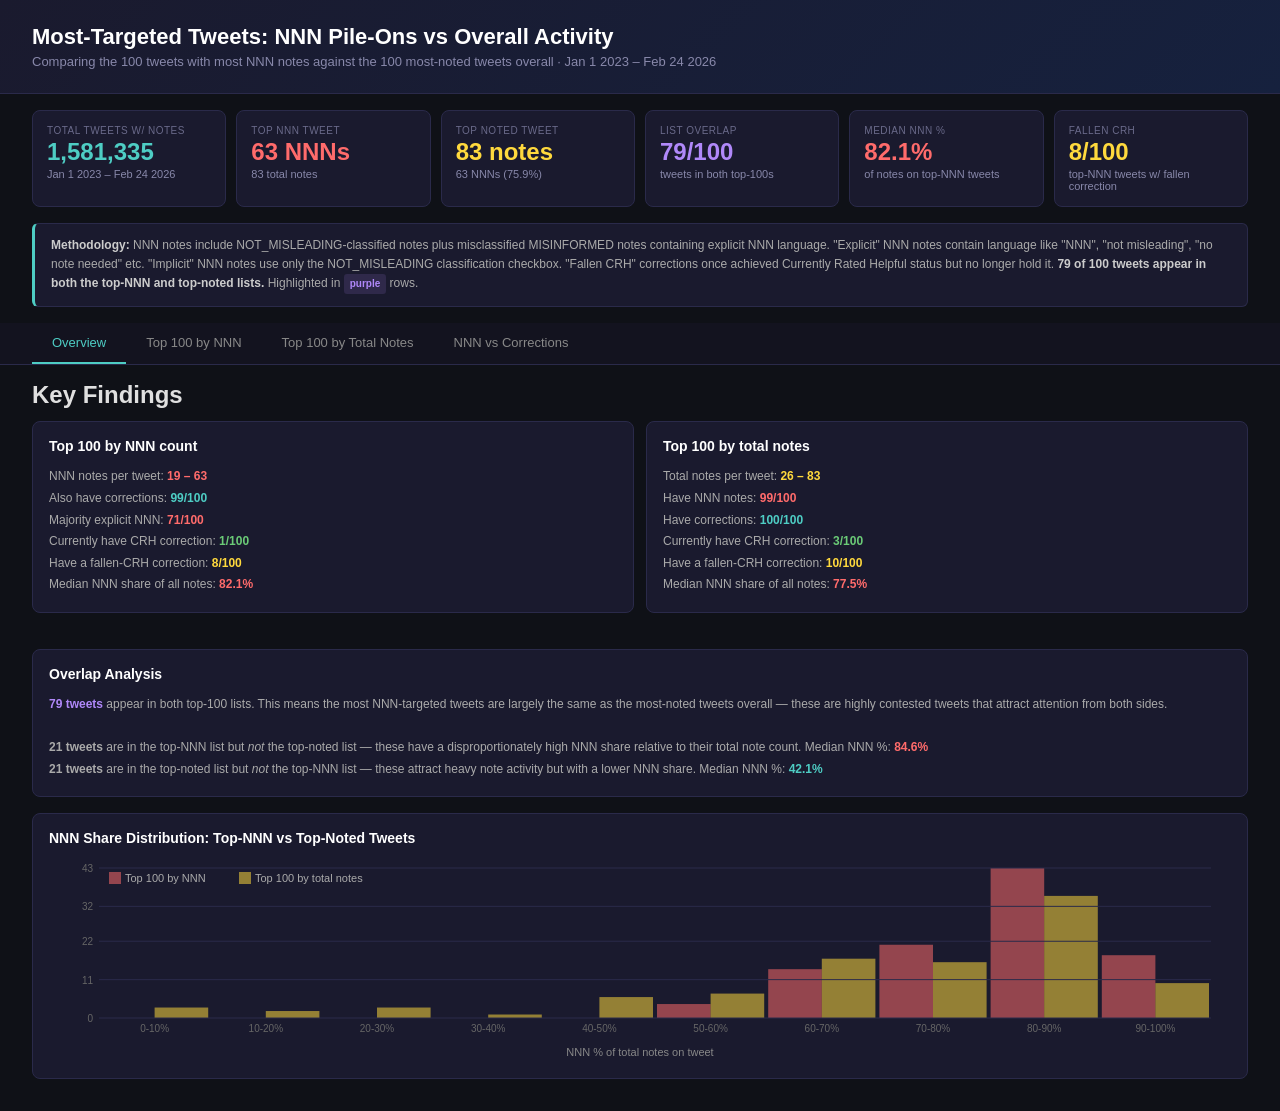
<file: top_targeted_tweets.html>
<!DOCTYPE html>
<html lang="en">
<head>
<meta charset="UTF-8">
<meta name="viewport" content="width=device-width, initial-scale=1.0">
<title>Top Tweeted Targets: NNN vs Overall Notes</title>
<style>
* { box-sizing: border-box; margin: 0; padding: 0; }
body { font-family: -apple-system, BlinkMacSystemFont, 'Segoe UI', sans-serif; background: #0f1117; color: #e0e0e0; }
.header { background: linear-gradient(135deg, #1a1a2e 0%, #16213e 100%); padding: 24px 32px; border-bottom: 1px solid #2a2a4a; }
.header h1 { font-size: 22px; color: #fff; margin-bottom: 4px; }
.header p { font-size: 13px; color: #8888aa; }

.tabs { display: flex; gap: 0; padding: 0 32px; background: #13131f; border-bottom: 1px solid #2a2a4a; }
.tab { padding: 12px 20px; font-size: 13px; color: #888; cursor: pointer; border-bottom: 2px solid transparent; transition: all 0.15s; }
.tab:hover { color: #ccc; }
.tab.active { color: #4ecdc4; border-bottom-color: #4ecdc4; }
.tab-content { display: none; padding: 16px 32px; }
.tab-content.active { display: block; }

.dashboard { display: grid; grid-template-columns: repeat(auto-fit, minmax(150px, 1fr)); gap: 10px; padding: 16px 32px; }
.stat-card { background: #1a1a2e; border-radius: 8px; padding: 14px; border: 1px solid #2a2a4a; }
.stat-card .label { font-size: 10px; color: #6a6a8a; text-transform: uppercase; letter-spacing: 0.5px; }
.stat-card .value { font-size: 24px; font-weight: 700; margin-top: 2px; }
.stat-card .sub { font-size: 11px; color: #8888aa; margin-top: 2px; }
.teal { color: #4ecdc4; }
.highlight { color: #ff6b6b; }
.yellow { color: #ffd93d; }
.green { color: #6bcb77; }
.purple { color: #b088f9; }

.method-note { background: #1a1a2e; border: 1px solid #2a2a4a; border-left: 3px solid #4ecdc4; border-radius: 6px; padding: 12px 16px; margin: 0 32px 16px; font-size: 12px; color: #aaa; line-height: 1.6; }
.method-note strong { color: #ccc; }

.content { padding: 0; }
.content h2 { font-size: 16px; color: #fff; margin-bottom: 12px; }

.scatter-container { background: #1a1a2e; border: 1px solid #2a2a4a; border-radius: 8px; padding: 16px; margin-bottom: 16px; position: relative; }
.scatter-container h3 { font-size: 14px; color: #fff; margin-bottom: 12px; }
canvas { width: 100%; }

table { width: 100%; border-collapse: collapse; font-size: 12px; }
th { position: sticky; top: 0; background: #1a1a2e; color: #8888aa; font-size: 10px; text-transform: uppercase; letter-spacing: 0.5px; padding: 10px 8px; text-align: left; border-bottom: 1px solid #2a2a4a; cursor: pointer; user-select: none; white-space: nowrap; }
th:hover { color: #fff; }
th.sorted-asc::after { content: " ▲"; color: #4ecdc4; }
th.sorted-desc::after { content: " ▼"; color: #4ecdc4; }
td { padding: 8px; border-bottom: 1px solid #1e1e35; vertical-align: top; }
tr:hover { background: #1e1e35; }
tr.in-both { background: #1a2a2a; }
.tweet-link { color: #4ecdc4; text-decoration: none; font-family: monospace; font-size: 11px; }
.tweet-link:hover { text-decoration: underline; }
.badge { display: inline-block; padding: 2px 6px; border-radius: 3px; font-size: 10px; font-weight: 600; }
.badge-explicit { background: #ff6b6b22; color: #ff6b6b; }
.badge-implicit { background: #4ecdc422; color: #4ecdc4; }
.badge-crh { background: #6bcb7722; color: #6bcb77; }
.badge-fallen { background: #ffd93d22; color: #ffd93d; }
.badge-both { background: #b088f922; color: #b088f9; }
.bar { height: 14px; border-radius: 2px; display: inline-block; vertical-align: middle; }
.bar-nnn-e { background: #ff6b6b; }
.bar-nnn-i { background: #ff6b6b66; }
.bar-corr { background: #4ecdc4; }
.note-preview { font-size: 11px; color: #888; max-width: 300px; line-height: 1.4; cursor: pointer; }
.note-preview:hover { color: #ccc; }

.table-wrap { max-height: 70vh; overflow-y: auto; border: 1px solid #2a2a4a; border-radius: 8px; }
.table-wrap::-webkit-scrollbar { width: 6px; }
.table-wrap::-webkit-scrollbar-thumb { background: #3a3a5a; border-radius: 3px; }

.legend { display: flex; gap: 16px; margin-bottom: 12px; font-size: 11px; color: #888; flex-wrap: wrap; }
.legend-item { display: flex; align-items: center; gap: 4px; }
.legend-swatch { width: 12px; height: 12px; border-radius: 2px; }

.tooltip { position: absolute; background: #222240; border: 1px solid #3a3a5a; border-radius: 6px; padding: 10px; font-size: 11px; color: #ccc; pointer-events: none; z-index: 100; max-width: 320px; line-height: 1.5; display: none; }

.controls { display: flex; gap: 12px; align-items: center; margin-bottom: 12px; flex-wrap: wrap; }
.controls label { font-size: 12px; color: #888; }
.controls select, .controls input { background: #1a1a2e; border: 1px solid #2a2a4a; color: #e0e0e0; padding: 4px 8px; border-radius: 4px; font-size: 12px; }
</style>
</head>
<body>

<div class="header">
  <h1>Most-Targeted Tweets: NNN Pile-Ons vs Overall Activity</h1>
  <p>Comparing the 100 tweets with most NNN notes against the 100 most-noted tweets overall &middot; Jan 1 2023 – Feb 24 2026</p>
</div>

<div class="dashboard" id="stats"></div>

<div class="method-note">
  <strong>Methodology:</strong> NNN notes include NOT_MISLEADING-classified notes plus misclassified MISINFORMED notes containing explicit NNN language. 
  "Explicit" NNN notes contain language like "NNN", "not misleading", "no note needed" etc. "Implicit" NNN notes use only the NOT_MISLEADING classification checkbox. 
  "Fallen CRH" corrections once achieved Currently Rated Helpful status but no longer hold it. 
  <strong>79 of 100 tweets appear in both the top-NNN and top-noted lists.</strong> Highlighted in <span class="badge badge-both">purple</span> rows.
</div>

<div class="tabs">
  <div class="tab active" data-tab="overview">Overview</div>
  <div class="tab" data-tab="top-nnn">Top 100 by NNN</div>
  <div class="tab" data-tab="top-noted">Top 100 by Total Notes</div>
  <div class="tab" data-tab="scatter">NNN vs Corrections</div>
</div>

<div class="tab-content active" id="tab-overview"></div>
<div class="tab-content" id="tab-top-nnn"></div>
<div class="tab-content" id="tab-top-noted"></div>
<div class="tab-content" id="tab-scatter"></div>

<script>
const DATA = {"meta":{"total_tweets":1581335,"date_range":"Jan 1 2023 \u2013 Feb 24 2026","overlap_count":79},"top_nnn":[{"rank":1,"tweetId":"1694886846050771321","nnn_total":63,"nnn_explicit":52,"nnn_implicit":11,"misclassified":0,"corrections":20,"corrections_crh":0,"corrections_fallen_crh":0,"total_notes":83,"nnn_pct":75.9,"in_both":true,"nnn_notes":[{"id":"1694888162072359134","text":"NNN. Donald Trump is clearly identifiable by his @. ","explicit":true},{"id":"1694888465404678313","text":"NNN this is very clearly not misleading and not a parody , stop abusing Community Notes","explicit":true},{"id":"1694888631130038580","text":"NNN, all information in @ and post","explicit":true}],"corr_notes":[{"id":"1694888520643494275","text":"There is no evidence of election interference in the 2020 election for the President of the United States of America    https://www.pbs.org/newshour/show/exhaustive-fact-check-finds-little-evidence-of","status":"NEEDS_MORE_RATINGS","ever_crh":false},{"id":"1694888815528124819","text":"This is a political ad to get donations for his campaign, Trump tells people to \u201cNever Surrender\u201d despite him surrendering to the police.    User should spread caution before visiting any websites ","status":"CURRENTLY_RATED_NOT_HELPFUL","ever_crh":false},{"id":"1694889447634997665","text":"This image includes text that reads \u201cNEVER SURRENDER\u201d. However, Donald Trump traveled to Georgia today to surrender as he faces a total of 91 felony charges.    https://amp.cnn.com/cnn/2023/08/24/poli","status":"NEEDS_MORE_RATINGS","ever_crh":false}]},{"rank":2,"tweetId":"1755734526678925682","nnn_total":60,"nnn_explicit":39,"nnn_implicit":21,"misclassified":0,"corrections":10,"corrections_crh":0,"corrections_fallen_crh":0,"total_notes":70,"nnn_pct":85.7,"in_both":true,"nnn_notes":[{"id":"1755751646695501891","text":"Absolutely no note needed! It\u2019s an interview, community notes task is not to correct information inside the interview wtf, grow up guys!\ud83e\udd26\ud83c\udffd\u200d\u2642\ufe0f","explicit":true},{"id":"1755752430065566183","text":"NNN. The post is accurate. The video can be judged on its own merits or in the comments. It\u2019s unrealistic to pick apart entire programs in community notes.","explicit":true},{"id":"1755753152756781315","text":"NNN. Community Notes is not a weapon to diminish content because you disagree with it politically.","explicit":true}],"corr_notes":[{"id":"1755739639388733500","text":"Putin omits the secret protocol of the Molotov-Ribbentrop pact. Stalin fired Ribbentrop's predecessor, who had negotiated protection from Germany by the Allies specifically to side with Hitler.   Puti","status":"NEEDS_MORE_RATINGS","ever_crh":false},{"id":"1755779234574819507","text":"TC described this post as an interview; it is in fact a comedy sketch that eventually becomes boring. Putin spent the entire time belittling Tucker, and delivering 2 hours of drivel that Tucker could ","status":"CURRENTLY_RATED_NOT_HELPFUL","ever_crh":false},{"id":"1755865995346923890","text":"This is a justification advertisement of crimes against humanity, supporting the ideology that justifies war and the aggression of Russia against smaller nations and terrorising the Ukrainian society ","status":"NEEDS_MORE_RATINGS","ever_crh":false}]},{"rank":3,"tweetId":"1812256998588662068","nnn_total":52,"nnn_explicit":36,"nnn_implicit":16,"misclassified":1,"corrections":4,"corrections_crh":0,"corrections_fallen_crh":0,"total_notes":55,"nnn_pct":94.5,"in_both":true,"nnn_notes":[{"id":"1812259119916855599","text":"Donald Trump was elected as the 45th president of the USA.     It's a common practice to call fromer presidents by their title    Obviously, NNN    https://emilypost.com/advice/addressing-a-former-pre","explicit":true},{"id":"1812259245850837115","text":"NNN - Informally it is acceptable to refer to a former US President as &quot;President ___&quot;. The note above is missing the nuance of social media.    https://emilypost.com/advice/addressing-a-for","explicit":true},{"id":"1812259305347023252","text":"It is commonplace to refer to former Presidents, Ambassadors, and other elected and appointed officials by their title. ","explicit":false}],"corr_notes":[{"id":"1812259822282183079","text":"Check Emily Post.  Once elected President, he maintains the title of President.   https://emilypost.com/advice/addressing-a-former-president-of-the-united-states  ","status":"CURRENTLY_RATED_NOT_HELPFUL","ever_crh":false},{"id":"1812260430624305259","text":"Once a president, always a president. This post is correct and CN not needed.  https://emilypost.com/advice/addressing-a-former-president-of-the-united-states","status":"NEEDS_MORE_RATINGS","ever_crh":false},{"id":"1812265774406656315","text":"FUCK YOU Genial Tide Partridge  https://nypost.com/2024/07/13/us-news/trump-shot-at-pa-rally-live-updates-reactions-photos-more/  ","status":"CURRENTLY_RATED_NOT_HELPFUL","ever_crh":false}]},{"rank":4,"tweetId":"1815080881981190320","nnn_total":51,"nnn_explicit":34,"nnn_implicit":17,"misclassified":0,"corrections":4,"corrections_crh":0,"corrections_fallen_crh":0,"total_notes":55,"nnn_pct":92.7,"in_both":true,"nnn_notes":[{"id":"1815092207600480545","text":"If there were ever a post that didn\u2019t need a note\u2026 NNN. ","explicit":true},{"id":"1815092248138375283","text":"NNN - Go troll in the comments.","explicit":true},{"id":"1815092292727746621","text":"NNN","explicit":true}],"corr_notes":[{"id":"1815104464866750498","text":"y\u2019all really need to stop abusing CN  google.com ","status":"CURRENTLY_RATED_NOT_HELPFUL","ever_crh":false},{"id":"1815104585716871310","text":"I eat poop www.poop.com","status":"CURRENTLY_RATED_NOT_HELPFUL","ever_crh":false},{"id":"1815117800341381542","text":"LMAO THIS NIGGA GOT RATIOED SO HARD BY TRUMP LOLLLL!!! TRUMP 2024 LETS FUCKING GO  www.fortniteburger.com","status":"CURRENTLY_RATED_NOT_HELPFUL","ever_crh":false}]},{"rank":5,"tweetId":"1719077000483066319","nnn_total":48,"nnn_explicit":18,"nnn_implicit":30,"misclassified":0,"corrections":19,"corrections_crh":0,"corrections_fallen_crh":0,"total_notes":67,"nnn_pct":71.6,"in_both":true,"nnn_notes":[{"id":"1719078969104904491","text":"NNN. Post could reasonably be interpreted as Musk\u2019s opinion, similar to the post he shared two minutes prior to this one.","explicit":true},{"id":"1719080066104045959","text":"NNN - Personal Opinion. ","explicit":true},{"id":"1719080186283511975","text":"It is true that it refers to gender rather than sexuality. However, it is still a hateful slur that is designed to normalize the idea that gender roles are innate. All of the proposed notes are misogy","explicit":false}],"corr_notes":[{"id":"1719078346489766320","text":"It is not. \u2018Cis\u2019 is a term used to refer to a person whose gender identity corresponds to their sex assigned at birth.    Source: https://www.plannedparenthood.org/learn/teens/all-about-sex-gender-and","status":"NEEDS_MORE_RATINGS","ever_crh":false},{"id":"1719078549288525893","text":"&quot;Cis&quot;, short for &quot;cisgender,&quot; is not classified as a derogatory slur in the English language.    https://en.wikipedia.org/wiki/Cisgender  https://www.merriam-webster.com/wordplay/c","status":"NEEDS_MORE_RATINGS","ever_crh":false},{"id":"1719078719179108521","text":"\u2018Cis\u2019 doesn\u2019t refer to heterosexual people. It is about \u2018gender identity\u2019, not sexual orientation. One can have any sexual orientation and be \u2018cisgender\u2019.    https://www.medicalnewstoday.com/articles/","status":"NEEDS_MORE_RATINGS","ever_crh":false}]},{"rank":6,"tweetId":"1748494179640971482","nnn_total":48,"nnn_explicit":39,"nnn_implicit":9,"misclassified":2,"corrections":13,"corrections_crh":0,"corrections_fallen_crh":0,"total_notes":59,"nnn_pct":81.4,"in_both":true,"nnn_notes":[{"id":"1748497056291836202","text":"NNN. J.K. Rowling is transphobic.","explicit":true},{"id":"1748497885325377829","text":"NNN - JK Rowling is definitively transphobic.","explicit":true},{"id":"1748498269368709504","text":"What exactly is and isn\u2019t \u201ctransphobia\u201d is a bit debated. Case in point: although \u201cphobia\u201d usually means \u201cfear, hate, or irrational aversion,\u201d opinions like Rowling\u2019s are widely called transphobic, ev","explicit":false}],"corr_notes":[{"id":"1748496000887488736","text":"Rowling\u2019s \u201ctransphobia\u201d consists of not wanting people with all the physical advantages of men in spaces where women are vulnerable and believing that sex is determined by biology.     https://www.gla","status":"NEEDS_MORE_RATINGS","ever_crh":false},{"id":"1748530117461024994","text":"JK Rowling is a women's rights activist.    https://www.bbc.com/news/uk-scotland-edinburgh-east-fife-63943766       If being pro-women is &quot;transphobic&quot;, then being pro-trans is misogynistic.","status":"NEEDS_MORE_RATINGS","ever_crh":false},{"id":"1748532402039996594","text":"J.K. Rowling statement is being perceived wrongly, she isn't transphobic but rather emphasized the need to address the importance of biological sex more, she love trans people    https://www.glamour.c","status":"NEEDS_MORE_RATINGS","ever_crh":false}]},{"rank":7,"tweetId":"1886535630265418191","nnn_total":48,"nnn_explicit":33,"nnn_implicit":15,"misclassified":0,"corrections":12,"corrections_crh":0,"corrections_fallen_crh":0,"total_notes":60,"nnn_pct":80.0,"in_both":true,"nnn_notes":[{"id":"1886543904721248285","text":"NNN - personal opinion ","explicit":true},{"id":"1886543992415735933","text":"NNN. Joke.","explicit":true},{"id":"1886544055448035409","text":"This is clearly Satire. Stop abusing community notes. ","explicit":false}],"corr_notes":[{"id":"1886543521907401004","text":"Elon Musk is not the President.  Donald Trump is.  https://www.whitehouse.gov/administration/","status":"NEEDS_MORE_RATINGS","ever_crh":false},{"id":"1886547139343552950","text":"Tim Walz has a history of lying... from his activity in China to his accolades in uniform.  It is difficult to tell if he is being truthful or just being a &quot;knucklehead&quot; as he described hims","status":"CURRENTLY_RATED_NOT_HELPFUL","ever_crh":false},{"id":"1886579870156906852","text":"Not a joke or satire this is likely what he believes to be true   https://www.whitehouse.gov/administration","status":"CURRENTLY_RATED_NOT_HELPFUL","ever_crh":false}]},{"rank":8,"tweetId":"1754939251257475555","nnn_total":44,"nnn_explicit":30,"nnn_implicit":14,"misclassified":1,"corrections":17,"corrections_crh":0,"corrections_fallen_crh":1,"total_notes":60,"nnn_pct":73.3,"in_both":true,"nnn_notes":[{"id":"1754951917967483158","text":"NNN - Save your political activism for the comment section","explicit":true},{"id":"1754952322298355902","text":"Whatever your opinion about Tucker is , put it in the comments and stop abusing the CN.","explicit":false},{"id":"1754952603836830196","text":"Let's wait for the video to air, shall we? Or do we engage in the aforementioned propaganda out of the bat?","explicit":false}],"corr_notes":[{"id":"1754948651766497396","text":"The entire Video is a Propaganda.  https://en.wikipedia.org/wiki/Russo-Ukrainian_War?wprov=sfla1","status":"NEEDS_MORE_RATINGS","ever_crh":false},{"id":"1754951005249089845","text":"The dollar index is actually trading at a higher level than pre-invasion    https://www.tradingview.com/symbols/TVC-DXY/    Tucker says journalists should interview everyone, which is true. But extra ","status":"NEEDS_MORE_RATINGS","ever_crh":false},{"id":"1754954170442866798","text":"There is no evidence that the interview will be &quot;banned by Western governments&quot;.     Contrary to what is implied in the video, it is Russia that is jailing journalists and silencing dissenti","status":"NEEDS_MORE_RATINGS","ever_crh":false}]},{"rank":9,"tweetId":"1756888470599967000","nnn_total":44,"nnn_explicit":29,"nnn_implicit":15,"misclassified":0,"corrections":7,"corrections_crh":0,"corrections_fallen_crh":0,"total_notes":51,"nnn_pct":86.3,"in_both":true,"nnn_notes":[{"id":"1756890678460572020","text":"NNN","explicit":true},{"id":"1756890865321074924","text":"NNN\u2014 You can tweet this in the comments. ","explicit":true},{"id":"1756891005226553764","text":"NNN. Clearly a joke.","explicit":true}],"corr_notes":[{"id":"1756891969899446358","text":"The nfl is scripted. Source nfl.com FJB","status":"CURRENTLY_RATED_NOT_HELPFUL","ever_crh":false},{"id":"1756898875749621924","text":"Dark Brandon knows your sins before you\u2019ve even committed them.     https://www.wikihow.com/Summon-a-Demon","status":"CURRENTLY_RATED_NOT_HELPFUL","ever_crh":false},{"id":"1756907558558957991","text":"This is most likely a joke being made by Biden and his team, referencing the recent conspiracy stating Biden would rig the super bowl, and receive an endorsement from an immensely popular Taylor Swift","status":"NEEDS_MORE_RATINGS","ever_crh":false}]},{"rank":10,"tweetId":"1730587560726892883","nnn_total":42,"nnn_explicit":19,"nnn_implicit":23,"misclassified":1,"corrections":4,"corrections_crh":0,"corrections_fallen_crh":0,"total_notes":45,"nnn_pct":93.3,"in_both":true,"nnn_notes":[{"id":"1730591408099106905","text":"NNN.","explicit":true},{"id":"1730591504001839163","text":"We are all excited for the Trailer but please do not abuse Community Notes. NNN. ","explicit":true},{"id":"1730591680133206450","text":"Ahhhhh me corro!!!! Viva el Zulia ","explicit":false}],"corr_notes":[{"id":"1730590734992974018","text":"holy shit    https://dictionary.cambridge.org/dictionary/english/excitement","status":"CURRENTLY_RATED_NOT_HELPFUL","ever_crh":false},{"id":"1730604352815996945","text":"The post doesn\u2019t clarify what \u2018Trailer 1\u2019 is for, and the assumption that it is GTA VI may be wishful thinking.    https://www.rockstargames.com/","status":"CURRENTLY_RATED_NOT_HELPFUL","ever_crh":false},{"id":"1730612969585684979","text":"Guys pls don\u2018t abuse the community notes feature, I don\u2018t have anything else going on in life \ud83e\udd13\u261d\ufe0f    GTA 6 IS COMING OUT MFERS    Rockstar.com","status":"CURRENTLY_RATED_NOT_HELPFUL","ever_crh":false}]},{"rank":11,"tweetId":"1817765530255659127","nnn_total":41,"nnn_explicit":20,"nnn_implicit":21,"misclassified":0,"corrections":20,"corrections_crh":0,"corrections_fallen_crh":0,"total_notes":61,"nnn_pct":67.2,"in_both":true,"nnn_notes":[{"id":"1817767942592811320","text":"It\u2019s true. When one searches President Joe Biden, Google auto completes the search. For President Donald Trump it doesn\u2019t!","explicit":false},{"id":"1817768319274877117","text":"NNN. Stop saying it's false and only using www.google.com as your source. Try googling it yourself and you'll see that the post is factual. Stop abusing CN just because you have Musk Derangement Syndr","explicit":true},{"id":"1817768795047436569","text":"NNN. Elon\u2019s screenshot is accurate, as I have recreated the same result. I\u2019ll further add that I am not getting any predicted search terms for anything with the word \u201cTrump.\u201d Searches populate with re","explicit":true}],"corr_notes":[{"id":"1817767242513166694","text":"He should have searched \u201cPresident Trump\u201d   Google uses keywords when you are Searching something.  People Search more for trump than for donald.    Exemples only using \u201ctrump\u201d  https://nypost.com/202","status":"NEEDS_MORE_RATINGS","ever_crh":false},{"id":"1817767250910187762","text":"All it takes is to go on Google yourself and check. You\u2019ll see Donald Trump as a suggested SER just fine.  https://www.google.com/search?q=donald+trump","status":"NEEDS_MORE_RATINGS","ever_crh":false},{"id":"1817767510219084011","text":"This is incorrect. As of July 28, &quot;Donald Trump&quot; remains the first suggestion when &quot;President Donald&quot; is typed.    https://www.google.com","status":"NEEDS_MORE_RATINGS","ever_crh":false}]},{"rank":12,"tweetId":"1871511203937227002","nnn_total":41,"nnn_explicit":23,"nnn_implicit":18,"misclassified":1,"corrections":6,"corrections_crh":0,"corrections_fallen_crh":0,"total_notes":46,"nnn_pct":89.1,"in_both":true,"nnn_notes":[{"id":"1871523405440205129","text":"NNN you little grinch","explicit":true},{"id":"1871527611421114681","text":"NNN - Please keep opinions in the comments ","explicit":true},{"id":"1871541551144333788","text":"NNN. This is a legitimate tracker of where Santa Claus is currently headed.     Merry Christmas CN.","explicit":true}],"corr_notes":[{"id":"1871526296901087426","text":"NNN - someone needs to turn of social media for a bit.    Skynews.com","status":"NEEDS_MORE_RATINGS","ever_crh":false},{"id":"1871530707589226554","text":"Santa is real    Source: https://en.m.wikipedia.org/wiki/Santa_Claus","status":"NEEDS_MORE_RATINGS","ever_crh":false},{"id":"1871562364715163690","text":"The legend of Santa Claus is based on a real person named St Nicholas, a4th-century Christian bishop known for his generosity and kindness.There's no evidence to prove that Santa exists in the way we ","status":"CURRENTLY_RATED_NOT_HELPFUL","ever_crh":false}]},{"rank":13,"tweetId":"1828932387117392265","nnn_total":40,"nnn_explicit":20,"nnn_implicit":20,"misclassified":1,"corrections":13,"corrections_crh":0,"corrections_fallen_crh":0,"total_notes":52,"nnn_pct":76.9,"in_both":true,"nnn_notes":[{"id":"1828946396390506724","text":"NNN - Esse espa\u00e7o \u00e9 para as notas da comunidade, n\u00e3o \u00e9 o saco do Elon para voc\u00eas ficarem mamando. ","explicit":true},{"id":"1828946403533471768","text":"NNN pelo amor de deus","explicit":true},{"id":"1828946499092488662","text":"NNN. O STF reconhece que o escrit\u00f3rio foi fechado no Brasil e que n\u00e3o h\u00e1, no momento, representante. Por isso, caso seja feita a leitura do documento, \u00e9 possivel ver que determina a apresenta\u00e7\u00e3o de um","explicit":true}],"corr_notes":[{"id":"1828944887892574585","text":"O Supremo Tribunal Federal (STF), desconhece a Constitui\u00e7\u00e3o Federal e os tr\u00e2mites processuais legais, al\u00e9m disso, n\u00e3o se atentou ao verificar que Elon Musk determinou o encerramento de atividades da e","status":"NEEDS_MORE_RATINGS","ever_crh":false},{"id":"1828947525820469740","text":"  Elon Musk n\u00e3o \u00e9 o CEO do X, mas sim Linda Yaccarino.    Ao demais, n\u00e3o existe esta modalidade  de comunica\u00e7\u00e3o dos atos processuais - por rede social - o certo seria por carta rogat\u00f3ria.    https://w","status":"NEEDS_MORE_RATINGS","ever_crh":false},{"id":"1828947690106900764","text":"NNN - Se funciona em territ\u00f3rio brasileiro, EST\u00c1 SIM sujeito as leis do pa\u00eds. Basta S\u00d3 designar um representante e o Sr. Musk n\u00e3o vai amargar o preju\u00edzo de perder um de seus maiores mercados.     E n\u00e3","status":"NEEDS_MORE_RATINGS","ever_crh":false}]},{"rank":14,"tweetId":"1722237703553798312","nnn_total":37,"nnn_explicit":24,"nnn_implicit":13,"misclassified":1,"corrections":4,"corrections_crh":0,"corrections_fallen_crh":0,"total_notes":40,"nnn_pct":92.5,"in_both":true,"nnn_notes":[{"id":"1722255537914700177","text":"NNN - ITS FINALLY HAPPENING AHAHAHAAHGAGAHAHAHA OMGGGGGGGGGG!!!!!!","explicit":true},{"id":"1722256941819613529","text":"NNN, i know we\u2018re all super excited, but please use the comment section for that.","explicit":true},{"id":"1722257500001697987","text":"The next Grand Theft Auto game is one of the most heavily anticipated video games of all time.    Take-Two, the parent company of Rockstar Games is launching several &quot;groundbreaking titles&quot; ","explicit":false}],"corr_notes":[{"id":"1722255008492875948","text":"holy shit     https://x.com/RockstarGames/status/1722237703553798312?s=20","status":"CURRENTLY_RATED_NOT_HELPFUL","ever_crh":false},{"id":"1722256317644190008","text":"Important context:    This is huge    https://www.rockstargames.com/newswire/article/4kok877a13aa32/a-message-from-rockstar-games","status":"CURRENTLY_RATED_NOT_HELPFUL","ever_crh":false},{"id":"1722260128639181264","text":"NNN- No F. Way    https://t.co/vrnRxYqOii","status":"CURRENTLY_RATED_NOT_HELPFUL","ever_crh":false}]},{"rank":15,"tweetId":"1760446632678834540","nnn_total":37,"nnn_explicit":12,"nnn_implicit":25,"misclassified":1,"corrections":7,"corrections_crh":0,"corrections_fallen_crh":0,"total_notes":43,"nnn_pct":86.0,"in_both":true,"nnn_notes":[{"id":"1760447863694164308","text":"NNN. Just no.","explicit":true},{"id":"1760448153155719279","text":"NNN","explicit":true},{"id":"1760448351319777413","text":"PLEASE STFU. SO CRINGE","explicit":false}],"corr_notes":[{"id":"1760447607103430939","text":"This is in fact not a test    X.com","status":"CURRENTLY_RATED_NOT_HELPFUL","ever_crh":false},{"id":"1760452920934293743","text":"x.com  Notes suggesting context to be shown with the post  This makes sense to me the rest do not.  All the nnn are confusing ffs adds noise. I like things simple or I lose track. The added context is","status":"CURRENTLY_RATED_NOT_HELPFUL","ever_crh":false},{"id":"1760454897915359473","text":"People as me Who tries to vote every single CN...  We should receive Tesla cars or special trip Falcon heavy... Anyway we Will keep doing It   https://www.aeaweb.org/research/workplace-gift-exchange","status":"CURRENTLY_RATED_NOT_HELPFUL","ever_crh":false}]},{"rank":16,"tweetId":"1814384526564663807","nnn_total":37,"nnn_explicit":32,"nnn_implicit":5,"misclassified":1,"corrections":3,"corrections_crh":0,"corrections_fallen_crh":0,"total_notes":39,"nnn_pct":94.9,"in_both":true,"nnn_notes":[{"id":"1814400418815848928","text":"NNN. Don't be a bigot for fucks sake.  Trans Women are Women!","explicit":true},{"id":"1814402650722709635","text":"nnn opinion + go outside ","explicit":true},{"id":"1814404077352030324","text":"NNN, semantics/personal opinion.  Nothing can be misleading about an opinion on words, they are defined by the way they're used and not based on some universal underlying abstract concept.    Stop abu","explicit":true}],"corr_notes":[{"id":"1814399161229320614","text":"Yes, the term you\u2019re looking for is \u201cmisnomer.\u201d A misnomer refers to a name or term that suggests something incorrect or misleading about the thing it describes.     Pineapple has \u201cApple\u201d in it. Yet, ","status":"CURRENTLY_RATED_NOT_HELPFUL","ever_crh":false},{"id":"1814439950693347355","text":"Note is needed - users replying NNN deserve to lose access to CN for personal bias, take your crybaby feelings elsewhere.     The original note was accurate, as the OP was misleading by not properly e","status":"CURRENTLY_RATED_NOT_HELPFUL","ever_crh":false},{"id":"1814707359325008075","text":"wom\u00b7an  noun  -an adult female human being.  &quot;a drawing of a young woman&quot;  -a female member of a workforce, team, etc.  &quot;thousands of women were laid off&quot;  -a female person associa","status":"NEEDS_MORE_RATINGS","ever_crh":false}]},{"rank":17,"tweetId":"2022314838152655064","nnn_total":37,"nnn_explicit":2,"nnn_implicit":35,"misclassified":0,"corrections":6,"corrections_crh":0,"corrections_fallen_crh":0,"total_notes":43,"nnn_pct":86.0,"in_both":true,"nnn_notes":[{"id":"2022353587423096844","text":"NNN. Adding more steps to be able to vote is harder, rather than easier, regardless of what those steps are.","explicit":true},{"id":"2022382495313072386","text":"The SAVE Act requires citizenship proof for voter registration, potentially harder for married women with name changes, but permits extra docs to fix discrepancies. Post is mostly opinion. https://www","explicit":false},{"id":"2022388614982926610","text":"The SAVE Act requires proof of citizenship for registration. Sources differ on burden to married women with name changes; some say yes, others no with extra docs. Intent claim is opinion. Women estima","explicit":false}],"corr_notes":[{"id":"2022333446895612286","text":"Change of name for any reason just means you need the documents to show your name change along with your birth certificate or another way to prove citizenship like a passport. Proof of citizenship is ","status":"NEEDS_MORE_RATINGS","ever_crh":false},{"id":"2022336882470719813","text":"The proposed law does not create any additional burdens for married women. You can get a real ID w whatever name is on your birth cert unless you apply for a new name on your Social Security card. If ","status":"NEEDS_MORE_RATINGS","ever_crh":false},{"id":"2022366925469421959","text":"Married women can show their birth certificate and a marriage license. They had to show a birth certificate when they got married. It's quite easy.    https://democrats-cha.house.gov/sites/evo-subsite","status":"NEEDS_MORE_RATINGS","ever_crh":false}]},{"rank":18,"tweetId":"2024779618587156555","nnn_total":37,"nnn_explicit":1,"nnn_implicit":36,"misclassified":0,"corrections":5,"corrections_crh":0,"corrections_fallen_crh":0,"total_notes":42,"nnn_pct":88.1,"in_both":true,"nnn_notes":[{"id":"2024788533450322035","text":"Claims accurate per official data: Inflation to 3% Jan '26 (ONS), rates to 3.75% Dec '25 (BoE), borrowing down 11.5% (BBC/ONS), retail up 1.8% Jan (ONS), UK 1.3% 2025 GDP highest in Euro G7 (ONS, INSE","explicit":false},{"id":"2024791943138394594","text":"The post's economic claims are accurate based on recent ONS and BoE data for Jan/Feb 2026, though inflation has risen since Labour took office in 2024. UK 2025 growth leads European G7 per national st","explicit":false},{"id":"2024795665440575561","text":"Recent data: Inflation down to 3% Jan '26 (from 3.4% Dec '25). Base rate cut to 3.75% Dec '25. Borrowing -11.5% YoY to Jan. Retail sales +1.8% Jan. UK fastest European G7 growth forecast '26. https://","explicit":false}],"corr_notes":[{"id":"2024814570855154138","text":"UK data: Inflation 3% Jan 2026 (down from 3.4% Dec), but up from 2% June 2024. Rates down to 3.75%. Borrowing down 11.5%. Retail up 1.8%. UK 1.3% GDP growth 2025, highest in European G7. Plan claim is","status":"NEEDS_MORE_RATINGS","ever_crh":false},{"id":"2024816534720512360","text":"Recent ONS data: inflation to 3% (from 3.4%), but higher than 2% in 2024. BoE rates at 3.75% after cuts. Borrowing down 11.5%, retail up 1.8% per BBC. IMF: UK 1.3% growth vs lower for EU G7 peers. Pos","status":"NEEDS_MORE_RATINGS","ever_crh":false},{"id":"2024817786938089539","text":"While the post accurately notes improvements in certain areas, it omits negatives like unemployment up to 5.2% (highest in ~5 years), public debt at 92.9% GDP, subdued per capita growth (0.5% projecte","status":"NEEDS_MORE_RATINGS","ever_crh":false}]},{"rank":19,"tweetId":"1731813331244085531","nnn_total":35,"nnn_explicit":30,"nnn_implicit":5,"misclassified":0,"corrections":3,"corrections_crh":0,"corrections_fallen_crh":0,"total_notes":38,"nnn_pct":92.1,"in_both":true,"nnn_notes":[{"id":"1731816731629306107","text":"NNN - They literally said it was leaked boss","explicit":true},{"id":"1731816748238713337","text":"NNN, the facts are in the original post","explicit":true},{"id":"1731816768157384867","text":"NNN","explicit":true}],"corr_notes":[{"id":"1731816959983989141","text":"For once, just approve a note like this. Rockstar, we love you. (Please develop haptic feedback body suits so we can have fun with a $10 Hooker service)    Oh, and Arsenal will bottle the league, agai","status":"CURRENTLY_RATED_NOT_HELPFUL","ever_crh":false},{"id":"1731822212208906340","text":"WHAT. THE. ACTUAL. FUCK    HTTPS://GOOGLE.COM","status":"CURRENTLY_RATED_NOT_HELPFUL","ever_crh":false},{"id":"1732054390490714428","text":"In this tweet they are implying that the leaked trailer was on a different platform than YouTube. The leak was on YouTube and wasn\u2019t on a different platform although, X accounts didn\u2019t leak the traile","status":"CURRENTLY_RATED_NOT_HELPFUL","ever_crh":false}]},{"rank":20,"tweetId":"1799119259177488540","nnn_total":35,"nnn_explicit":22,"nnn_implicit":13,"misclassified":0,"corrections":3,"corrections_crh":0,"corrections_fallen_crh":0,"total_notes":38,"nnn_pct":92.1,"in_both":true,"nnn_notes":[{"id":"1799125702295310763","text":"NNN. While note above is correct why does this matter. Elon didn't deny this in any way.","explicit":true},{"id":"1799125802681782373","text":"NNN...  Indian Democracy is multiparty democratic system. NDA, the Pre-poll alliance led by BJP has comfortably crossed 272 seats and are forming the government.    Keep your political bullshit out of","explicit":true},{"id":"1799126471690138067","text":"NNN. He still won. He  has been made the leader of National Democratic Alliance.    https://en.wikipedia.org/wiki/National_Democratic_Alliance","explicit":true}],"corr_notes":[{"id":"1799124379881840893","text":"Narendr Modi only won 240 seats from 543 , in India 273 seats are required to form a government.  Modi tied up with another parties and makes a combined gov.    https://indianexpress.com/article/india","status":"NEEDS_MORE_RATINGS","ever_crh":false},{"id":"1799126409375260878","text":"Mr. Modi fought elections as part of NDA, a coalition of political parties. His own party got 240 seats. With his coalition, NDA, he got a simple majority &amp; as such, won the elections as a Coaliti","status":"NEEDS_MORE_RATINGS","ever_crh":false},{"id":"1799319221857403218","text":"Elon Musk-led social media platform X has confirmed that it has taken down accounts and posts related to the farmers' protest, in compliance with the orders issued by the Narendra Modi govt. This is a","status":"CURRENTLY_RATED_NOT_HELPFUL","ever_crh":false}]},{"rank":21,"tweetId":"1820799076310352124","nnn_total":35,"nnn_explicit":26,"nnn_implicit":9,"misclassified":0,"corrections":6,"corrections_crh":0,"corrections_fallen_crh":0,"total_notes":41,"nnn_pct":85.4,"in_both":true,"nnn_notes":[{"id":"1820801008273957097","text":"It's a joke, it's allow on X. Stop trying to have a gotcha moment. Community note is not for that.","explicit":false},{"id":"1820801048283336897","text":"The OP is having a laugh    https://www.wikipedia.org/wiki/Joke","explicit":false},{"id":"1820801111306944992","text":"NNN","explicit":true}],"corr_notes":[{"id":"1820800315731374196","text":"The UK abolished the death penalty.  https://en.wikipedia.org/wiki/Capital_punishment_in_the_United_Kingdom","status":"NEEDS_MORE_RATINGS","ever_crh":false},{"id":"1820800598343667916","text":"The UK abolished the death penalty in 1969 and has a long standing position of opposing the death penalty in other countries.      https://en.m.wikipedia.org/wiki/Capital_punishment_in_the_United_King","status":"NEEDS_MORE_RATINGS","ever_crh":false},{"id":"1820800610108588037","text":"1964 was the last time anyone in the UK was sentenced to death. There is no death penalty in the UK. A cartoon image of an electric chair may seem humorous, but from the guy who owns the platform, som","status":"NEEDS_MORE_RATINGS","ever_crh":false}]},{"rank":22,"tweetId":"2014819683757678654","nnn_total":34,"nnn_explicit":16,"nnn_implicit":18,"misclassified":2,"corrections":25,"corrections_crh":0,"corrections_fallen_crh":1,"total_notes":57,"nnn_pct":59.6,"in_both":true,"nnn_notes":[{"id":"2014829999925178756","text":"NNN - Stop abusing CNs. It\u2019s a satirical post. Leave it in the replies.     https://www.merriam-webster.com/dictionary/satire","explicit":true},{"id":"2014831277413949795","text":"NNN - Clearly satire.   Stop abusing CNs.     Additionally, every CN posted against this should have their privileges revoked due to harassment and obvious bias caused by their TDS.     https://www.me","explicit":true},{"id":"2014832793239589086","text":"The &quot;penguin&quot; meme is currently trending on TikTok and other social media platforms due to a clip from the Werner Herzog 2007 documentary about Antarctica. While people have different views,","explicit":false}],"corr_notes":[{"id":"2014822926973854130","text":"Penguins live in the Southern Hemisphere. They are not native to Greenland.    https://grokipedia.com/page/Penguin","status":"NEEDS_MORE_RATINGS","ever_crh":false},{"id":"2014828721778126913","text":"Penguins do not live in the Northern Hemisphere.    https://en.wikipedia.org/wiki/Penguin","status":"NEEDS_MORE_RATINGS","ever_crh":false},{"id":"2014830719818694669","text":"NNN - Greenland is mentioned there is the Flag of Greenland in the Picture.    NNN -  An official Goverment Account isn\u00b4t a Satire Account     https://x.com/WhiteHouse","status":"CURRENTLY_RATED_NOT_HELPFUL","ever_crh":false}]},{"rank":23,"tweetId":"1792951032865284348","nnn_total":33,"nnn_explicit":24,"nnn_implicit":9,"misclassified":0,"corrections":1,"corrections_crh":0,"corrections_fallen_crh":0,"total_notes":34,"nnn_pct":97.1,"in_both":true,"nnn_notes":[{"id":"1792954878089736433","text":"You don't need to community note Apple Music doing its own ranking of albums lmao","explicit":false},{"id":"1792954893981843862","text":"This is the personal opinion of the team behind apple music. People can go to the metacritic website if they have a need to see metacritic users\u2019 opinions on this album.","explicit":false},{"id":"1792954925703475714","text":"even if you hate taylor swifts music this is a subjective list so NNN","explicit":true}],"corr_notes":[{"id":"1792954544172802472","text":"Additional context: According to MetaCritic, an aggregated list of acclaim, the album isn\u2019t even Top 50 of all time. It\u2019s important to be aware of different sources and recognize that Apple Music\u2019s ra","status":"CURRENTLY_RATED_NOT_HELPFUL","ever_crh":false}]},{"rank":24,"tweetId":"1812275407044940079","nnn_total":33,"nnn_explicit":27,"nnn_implicit":6,"misclassified":0,"corrections":2,"corrections_crh":0,"corrections_fallen_crh":0,"total_notes":35,"nnn_pct":94.3,"in_both":true,"nnn_notes":[{"id":"1812278279128183064","text":"NNN stop abusing community notes to fuel your extremist agenda ","explicit":true},{"id":"1812278412704137639","text":"NNN. This has no relevance at all to the contents of the post, don't abuse community notes.","explicit":true},{"id":"1812278488964984873","text":"NNN - Keep politics in the replies ","explicit":true}],"corr_notes":[{"id":"1812277804316446953","text":"Given recent information on how the White House is presently run, it is not confirmed whether President Biden truly put out this statement.    https://oversight.house.gov/release/comer-subpoenas-white","status":"CURRENTLY_RATED_NOT_HELPFUL","ever_crh":false},{"id":"1812284611294036072","text":"Joe Biden has refused to and still refuses to provide secret service protection to candidates Robert Kennedy Jr and Nicole Shanahan.    https://x.com/robertkennedyjr/status/1720156852305191388?s=46  h","status":"CURRENTLY_RATED_NOT_HELPFUL","ever_crh":false}]},{"rank":25,"tweetId":"1816299504674464113","nnn_total":33,"nnn_explicit":23,"nnn_implicit":10,"misclassified":0,"corrections":9,"corrections_crh":0,"corrections_fallen_crh":2,"total_notes":42,"nnn_pct":78.6,"in_both":true,"nnn_notes":[{"id":"1816303255112343923","text":"NNN - Jimmy never mentions deleting old videos, and rather implies that Ava is no longer apart of the company for the future.","explicit":true},{"id":"1816303618477158907","text":"No note needed, it\u2019s clear he means Ava won\u2019t appear in future Mr. Beast videos or anything related in the future ","explicit":true},{"id":"1816304311351333259","text":"NNN bruh. It's clear Mrbeast meant future videos from now on. Ava being in a lot of previous videos, it wouldn't be right for MrBeast to delete almost all of his videos and start over?? He would lose ","explicit":true}],"corr_notes":[{"id":"1816302129709232589","text":"A quick review of MrBeast\u2019s youtube channel confirms that he has not removed Tyson from his channel as multiple videos featuring Tyson remain on the channel.  Here is one example:  https://youtu.be/1W","status":"CURRENTLY_RATED_NOT_HELPFUL","ever_crh":false},{"id":"1816304001270358391","text":"There is no evidence whatsoever that Ava Tyson has had any inappropriate behavior.     The only &quot;victim&quot; came forward saying that nothing inappropriate ever occured.    https://x.com/lavags","status":"CURRENTLY_RATED_NOT_HELPFUL","ever_crh":false},{"id":"1816313147428594021","text":"Ava/Kris admitted to their errors in a recent thread. Also stating they had self-removed any and all connections to Mr Beast and all online content. Mr Beast is confusing several optics.     https://x","status":"CURRENTLY_RATED_NOT_HELPFUL","ever_crh":false}]},{"rank":26,"tweetId":"1824069681868669045","nnn_total":32,"nnn_explicit":19,"nnn_implicit":13,"misclassified":1,"corrections":5,"corrections_crh":0,"corrections_fallen_crh":0,"total_notes":36,"nnn_pct":88.9,"in_both":true,"nnn_notes":[{"id":"1824071402497917144","text":"NNN- stop abusing notes","explicit":true},{"id":"1824072342869307887","text":"NNN. This is blatant abuse of CN by \u201cComforting Cypress Condor\u201d and should be voted as such.","explicit":true},{"id":"1824072388423692289","text":"NNN- Any context about AI needs to go in comments of video and not in CN.","explicit":true}],"corr_notes":[{"id":"1824071062411235451","text":"This is AI and in fact not real.    https://cloud.google.com/learn/what-is-artificial-intelligence","status":"CURRENTLY_RATED_NOT_HELPFUL","ever_crh":false},{"id":"1824121449180733503","text":"Would the ones consistently jumping in to call foul in CN or the infamous NNN within the same CN find something else to do. CN itself does this for you by the up or down votes.   https://www.meltwater","status":"CURRENTLY_RATED_NOT_HELPFUL","ever_crh":false},{"id":"1824127999261688080","text":"Although there isn't a statment saying whether or not the video is AI.    The video is AI and it's important to label it as that regardless of satire    This video might not break TOS but it is heavil","status":"NEEDS_MORE_RATINGS","ever_crh":false}]},{"rank":27,"tweetId":"1783181535337734409","nnn_total":31,"nnn_explicit":16,"nnn_implicit":15,"misclassified":1,"corrections":10,"corrections_crh":0,"corrections_fallen_crh":0,"total_notes":40,"nnn_pct":77.5,"in_both":true,"nnn_notes":[{"id":"1783194110528217182","text":"NNN - Es completamente Irrelevante lo que se haya dicho contra Ayuso en esto.    Y aunque tuviera algo que ver, no se puede justificar que se haga algo mal porque la otra parte ha hecho algo mal ","explicit":true},{"id":"1783194343857349061","text":"Es la opini\u00f3n del Presidente del Gobierno de Espa\u00f1a. No sabemos si va a resistir a este salto cualitativo que lo convierte en golpe de estado . Como en Portugal. ","explicit":false},{"id":"1783194395040493601","text":"Lo que \u00e9l haya hecho o deje de hacer en el pasado no tiene nada que ver con el contenido de este tweet. No hay que usar las notas de comunidad para hacer campa\u00f1a pol\u00edtica.","explicit":false}],"corr_notes":[{"id":"1783193249085284445","text":"El se\u00f1or S\u00e1nchez ha acusado a varios familiares de sus rivales pol\u00edticos de ser unos corruptos con informaciones ya demostradas falsas, como el bulo que public\u00f3 el medio digital 'Infolibre' sobre la m","status":"NEEDS_MORE_RATINGS","ever_crh":false},{"id":"1783195232764371168","text":"Es importante contextualizar las informaciones sobre Bego\u00f1a G\u00f3mez, ya que ha mantenido contactos con empresas que luego han sido beneficiadas econ\u00f3micamente por el Gobierno.    https://theobjective.co","status":"NEEDS_MORE_RATINGS","ever_crh":false},{"id":"1783205146169618593","text":"A los NNN, si hacen faltas notas de la comunidad por qu\u00e9:  1. Es un hecho que Bego\u00f1a Gomez ha participado en negociaciones con empresas/proyectos beneficiados por el estado  https://theobjective.com/e","status":"NEEDS_MORE_RATINGS","ever_crh":false}]},{"rank":28,"tweetId":"1813715902250017022","nnn_total":31,"nnn_explicit":19,"nnn_implicit":12,"misclassified":0,"corrections":6,"corrections_crh":0,"corrections_fallen_crh":0,"total_notes":37,"nnn_pct":83.8,"in_both":true,"nnn_notes":[{"id":"1813718488017518973","text":"NNN. It is both true in statement and satirical as it's fundraising.","explicit":true},{"id":"1813718783120609591","text":"It is a two-part tweet https://x.com/JoeBiden/status/1813716534499393678","explicit":false},{"id":"1813718838866796726","text":"Biden is directly stating that he is sick in some way, an umbrella which includes covid. Community notes' purpose is not for unnecessarily precise clarification.","explicit":false}],"corr_notes":[{"id":"1813722248894976212","text":"The follow up tweet shows it is for fundraising, due to Elon endorsing a different candidate.    https://x.com/JoeBiden/status/1813716534499393678","status":"CURRENTLY_RATED_NOT_HELPFUL","ever_crh":false},{"id":"1813730044201640172","text":"President Joe Biden is indeed sick and has been suffering from severe cognitive decline, as witnessed at numerous events, press conferences and even in the recent Presidential debate. Back in 2023 the","status":"CURRENTLY_RATED_NOT_HELPFUL","ever_crh":false},{"id":"1813739699292237844","text":"President Joe Biden is retarded.  https://youtu.be/f1JKPa0R1Es?si=jxQqCW3g8189sE-b","status":"CURRENTLY_RATED_NOT_HELPFUL","ever_crh":false}]},{"rank":29,"tweetId":"1816974609637417112","nnn_total":31,"nnn_explicit":21,"nnn_implicit":10,"misclassified":0,"corrections":26,"corrections_crh":0,"corrections_fallen_crh":1,"total_notes":57,"nnn_pct":54.4,"in_both":true,"nnn_notes":[{"id":"1816979450661151051","text":"NNN - this is clearly an AI generated parody. It does not try to act like Harris actually said these things, as it is way too over the top satirical.","explicit":true},{"id":"1816979474631864482","text":"NNN - clearly a joke. Stop abusing community notes.","explicit":true},{"id":"1816980158353670313","text":"NNN, no one thinks Kamala Harris (or any candidate) would seriously make an ad where they declare themselves incompetent to serve. Voice cloning has been used for parody purposes for more than a year ","explicit":true}],"corr_notes":[{"id":"1816977035681575009","text":"This is not the original ad. It has been digitally altered and should be labeled as such.    The original ad is here https://youtu.be/sHky_Xopyrw?si=nEjex65O3Bb-cTbV","status":"NEEDS_MORE_RATINGS","ever_crh":false},{"id":"1816977558560211266","text":"This real campaign ad has been manipulated with an AI generated voiceover that sounds like the Vice President.    The original video can be found here: https://www.youtube.com/watch?v=sHky_Xopyrw","status":"NEEDS_MORE_RATINGS","ever_crh":false},{"id":"1816977777096380690","text":"This is an AI generated video of Vice President Kamala Harris using audio of clips that were never actually stated by the VP. Videos like this are dangerous to those who can not decipher AI generated ","status":"NEEDS_MORE_RATINGS","ever_crh":false}]},{"rank":30,"tweetId":"1737488430202851389","nnn_total":30,"nnn_explicit":21,"nnn_implicit":9,"misclassified":1,"corrections":5,"corrections_crh":0,"corrections_fallen_crh":0,"total_notes":34,"nnn_pct":88.2,"in_both":true,"nnn_notes":[{"id":"1737492927197094299","text":"NNN  Go fuck yourself ","explicit":true},{"id":"1737493056641757480","text":"NNN at this point, community notes has just become a new comments section.","explicit":true},{"id":"1737493544858763427","text":"NNN. Poster is expressing their personal opinion. These words have been said before    https://www.jstor.org/stable/10.7829/j.ctt13wztv7?turn_away=true","explicit":true}],"corr_notes":[{"id":"1737491003676783024","text":"\u201cKeep your opinion to the comments section \ud83e\udd13\u261d\ud83c\udffb\u201d  www.google.com","status":"CURRENTLY_RATED_NOT_HELPFUL","ever_crh":false},{"id":"1737495380256768127","text":"Free speech has limitations in every democracy. Incitement to commit criminal acts is not covered by freedom of speech.   https://www.britannica.com/topic/First-Amendment/Permissible-restrictions-on-e","status":"NEEDS_MORE_RATINGS","ever_crh":false},{"id":"1737588543197683737","text":"Twitter has complied with almost every Government request for censorship since musk took over.    https://www.forbes.com/sites/katherinehamilton/2023/04/27/twitter-has-complied-with-almost-every-gover","status":"NEEDS_MORE_RATINGS","ever_crh":false}]},{"rank":31,"tweetId":"1790382311491445120","nnn_total":30,"nnn_explicit":17,"nnn_implicit":13,"misclassified":0,"corrections":4,"corrections_crh":0,"corrections_fallen_crh":0,"total_notes":34,"nnn_pct":88.2,"in_both":true,"nnn_notes":[{"id":"1790385746513436803","text":"NNN... this is clearly a joke. No notes needed. Stop abusing Community Notes.","explicit":true},{"id":"1790385796534407320","text":"It's a Joke","explicit":false},{"id":"1790385870903672932","text":"This is clearly a joke and satirical content, note not needed.","explicit":true}],"corr_notes":[{"id":"1790384726622052352","text":"Reuters is rated as Least Bias and Very High factual reporting.     https://mediabiasfactcheck.com/reuters/","status":"NEEDS_MORE_RATINGS","ever_crh":false},{"id":"1790393545452384765","text":"additional context: reuters is one of the least biased news sources    source:  https://mediabiasfactcheck.com/reuters/","status":"NEEDS_MORE_RATINGS","ever_crh":false},{"id":"1790478152055112056","text":"There is no evidence that the the average IQ of a Reuters employee is below industry or population average.     https://www.google.com/search?q=average+iq+of+a+reuters+employee&amp;sca_esv=1a58b9be7c9","status":"CURRENTLY_RATED_NOT_HELPFUL","ever_crh":false}]},{"rank":32,"tweetId":"1796665674535711051","nnn_total":30,"nnn_explicit":19,"nnn_implicit":11,"misclassified":0,"corrections":13,"corrections_crh":1,"corrections_fallen_crh":1,"total_notes":43,"nnn_pct":69.8,"in_both":true,"nnn_notes":[{"id":"1796676602383745424","text":"NNN, keep your political Ideology out of community notes.","explicit":true},{"id":"1796676761985454399","text":"NNN - this is correct, stop abusing the community notes. If you have an opinion on this then just leave a comment. Keep it out of here. ","explicit":true},{"id":"1796677714679611640","text":"NNN - This isn\u2019t misleading or missing ANY context, stop abusing community notes just because they\u2019re the other party. Keep your politics out of here.","explicit":true}],"corr_notes":[{"id":"1796675064479551784","text":"Missing important context, as President Biden and the White House called ICC prosecutor\u2019s application for arrest warrants against Israeli leaders, including Israeli Prime Minister Benjamin Netanyahu, ","status":"CURRENTLY_RATED_NOT_HELPFUL","ever_crh":false},{"id":"1796675311708348526","text":"Besides for Joe Biden and his family for example, Robert hur Letting Joe Biden off the hook for being senile and the DOJ trying to give Hunter Biden a sweetheart deal.    https://www.nbcnews.com/news/","status":"CURRENTLY_RATED_NOT_HELPFUL","ever_crh":false},{"id":"1796689165515391002","text":"Special Counsel found Joe Biden had broken the law. He chose to not recommend indictments because: &quot;Mr. Biden would likely present himself to a jury, as he did during our interview with him, as a","status":"NEEDS_MORE_RATINGS","ever_crh":false}]},{"rank":33,"tweetId":"1880650074365247747","nnn_total":30,"nnn_explicit":18,"nnn_implicit":12,"misclassified":0,"corrections":16,"corrections_crh":0,"corrections_fallen_crh":0,"total_notes":46,"nnn_pct":65.2,"in_both":true,"nnn_notes":[{"id":"1880673582629396895","text":"NNN - OPINI\u00d5ES NOS COMENT\u00c1RIOS. ","explicit":true},{"id":"1880674090937135108","text":"NNN - a receita federal j\u00e1 acompanhava transa\u00e7\u00f5es realizadas por bancos f\u00edsicos, que n\u00e3o eram Fintechs.     https://www.gov.br/secom/pt-br/fatos/brasil-contra-fake/noticias/2025/01/receita-federal-sem","explicit":true},{"id":"1880675862447628649","text":"NNN - A primeira nota proposta, al\u00e9m de ser totalmente transf\u00f3bica e criminosa, n\u00e3o expressa verdades.","explicit":true}],"corr_notes":[{"id":"1880671579761172841","text":"As institui\u00e7\u00f5es de pagamento n\u00e3o prestavam para receita federal   https://oglobo.globo.com/economia/noticia/2025/01/14/nova-regra-do-pix-quais-dados-a-receita-federal-tera-acesso.ghtml","status":"CURRENTLY_RATED_NOT_HELPFUL","ever_crh":false},{"id":"1880675227220181024","text":"O deputado baseia suas afirma\u00e7\u00f5es em informa\u00e7\u00f5es falsas sobre o v\u00eddeo do deputado Nicolas Ferreira, que em nenhum momento afirma que o PIX ser\u00e1 taxado    https://www.instagram.com/reel/DEz20G0RodB/?ig","status":"CURRENTLY_RATED_NOT_HELPFUL","ever_crh":false},{"id":"1880679330256208198","text":"O debate nunca foi da taxa\u00e7\u00e3o do Pix em si, mas na verdade do imposto de renda, isto \u00e9, a amplia\u00e7\u00e3o para o trabalhador informal.    https://x.com/rafaelgloves/status/1877182244822892902    Bancos f\u00edsi","status":"NEEDS_MORE_RATINGS","ever_crh":false}]},{"rank":34,"tweetId":"2023880206721970544","nnn_total":29,"nnn_explicit":1,"nnn_implicit":28,"misclassified":0,"corrections":7,"corrections_crh":0,"corrections_fallen_crh":0,"total_notes":36,"nnn_pct":80.6,"in_both":true,"nnn_notes":[{"id":"2024033726519525476","text":"The post claims Grok 4.20 uniquely doesn't equivocate, saying &quot;No&quot; to US on stolen land, per screenshot. Other major AIs equivocate or say yes/complicated. But 4.20 is beta, unverifiable pub","explicit":false},{"id":"2024050853590524048","text":"Post claims Grok 4.2 uniquely says &quot;No&quot; to US on stolen land. Screenshots truncate other AIs (Claude: both sides, cut after yes; Gemini: complex). &quot;Based&quot; is opinion. Main point ma","explicit":false},{"id":"2024059704163606874","text":"Post claims Grok 4.2 uniquely says &quot;No&quot; to US on stolen land. Screenshots truncate other AIs (Claude: both sides, cut after yes; Gemini: complex). &quot;Based&quot; is opinion. Main point ma","explicit":false}],"corr_notes":[{"id":"2024035323332727122","text":"Post claims Grok 4.20 uniquely says &quot;No&quot; to US on stolen land. But it's beta, unverifiable. Other AI screenshots cut off, may not show full equivocating responses. &quot;Based&quot; is opini","status":"NEEDS_MORE_RATINGS","ever_crh":false},{"id":"2024039548070564035","text":"The post claims Grok 4.20 uniquely says &quot;No&quot; to US on stolen land without equivocating. Screenshots show this, but other AIs' responses are truncated &amp; may be more balanced in full. Grok","status":"NEEDS_MORE_RATINGS","ever_crh":false},{"id":"2024040784761340024","text":"The post claims Grok 4.20 uniquely says &quot;No&quot; to US on stolen land, but it's beta &amp; unverifiable. Other AIs' screenshots are truncated; e.g., Gemini says &quot;complicated,&quot; not yes;","status":"NEEDS_MORE_RATINGS","ever_crh":false}]},{"rank":35,"tweetId":"1745294979403014244","nnn_total":28,"nnn_explicit":18,"nnn_implicit":10,"misclassified":0,"corrections":6,"corrections_crh":0,"corrections_fallen_crh":0,"total_notes":34,"nnn_pct":82.4,"in_both":true,"nnn_notes":[{"id":"1745299213875884321","text":"NNN - This is a personal opinion based on his observation. Debate belongs in comments.","explicit":true},{"id":"1745299409485603180","text":"NNN. He\u2019s stating his opinion. Any word including \u201cCis\u201d can be used in a derogatory manner, depending on intent. ","explicit":true},{"id":"1745299897249640837","text":"Some within community nots clearly don't understand sarcasm. No source needed except knowing anything about Elon's personality and reading the post.","explicit":false}],"corr_notes":[{"id":"1745297165683970372","text":"&quot;Cis&quot; is a Latin-derived prefix meaning &quot;on this side of.&quot; ( https://en.m.wiktionary.org/wiki/cis- ). It is commonly used to refer to cisgender, which is a gender identity ( https:","status":"NEEDS_MORE_RATINGS","ever_crh":false},{"id":"1745310447346069718","text":"The term &quot;cis&quot; is short for &quot;cisgender&quot;, dealing with gender.    https://www.merriam-webster.com/dictionary/cisgender    The term &quot;heterosexual&quot; deals with sexuality.    ","status":"NEEDS_MORE_RATINGS","ever_crh":false},{"id":"1745322524177813558","text":"Not only does cis not refer to sexuality (it's Latin for 'on this side' and used to refer to gender, not sexuality) but Elon himself has called people cis in the past.    https://twitter.com/elonmusk/","status":"NEEDS_MORE_RATINGS","ever_crh":false}]},{"rank":36,"tweetId":"1800265431078551973","nnn_total":28,"nnn_explicit":21,"nnn_implicit":7,"misclassified":1,"corrections":12,"corrections_crh":0,"corrections_fallen_crh":0,"total_notes":39,"nnn_pct":71.8,"in_both":true,"nnn_notes":[{"id":"1800267095088693675","text":"NNN. Opinion.","explicit":true},{"id":"1800267307056283862","text":"NNN. As the owner, he has every right to define his own policy as long as it complies with the law. ","explicit":true},{"id":"1800267635109544057","text":"NNN Apple announced a deal with OpenAI today. Elon expresses a personal opinion based on the latest news, regarding policy of a company he owns. Stop abusing community notes.     https://youtu.be/BiVA","explicit":true}],"corr_notes":[{"id":"1800266216059318645","text":"Apple did not mention any openAI integration to the OS.   Per Apple.com ","status":"CURRENTLY_RATED_NOT_HELPFUL","ever_crh":false},{"id":"1800267017213054992","text":"Apple Intelligence is not ChatGPT. OpenAI\u2019s servers are only called at the request of the user and Siri will ask for permission every time before executing the request.    https://www.apple.com/apple-","status":"NEEDS_MORE_RATINGS","ever_crh":false},{"id":"1800267143302291600","text":"Users are asked before any questions are sent to ChatGPT, along with any documents or photos. Per Apple\u2019s press release: https://nr.apple.com/dj4L1U8Tm4","status":"NEEDS_MORE_RATINGS","ever_crh":false}]},{"rank":37,"tweetId":"1851023004496789695","nnn_total":28,"nnn_explicit":11,"nnn_implicit":17,"misclassified":1,"corrections":7,"corrections_crh":0,"corrections_fallen_crh":0,"total_notes":34,"nnn_pct":82.4,"in_both":true,"nnn_notes":[{"id":"1851029506058055735","text":"voc\u00ea n\u00e3o tem vergonha de usar as notas pra isso?    N\u00e3o \u00e9 necess\u00e1rio contexto no post.","explicit":false},{"id":"1851029553839300940","text":"NNN clearly a statement. Use comments for stat checking or the like","explicit":true},{"id":"1851029674425794699","text":"stfu leave opinions in replies and quotes and stop abusing","explicit":false}],"corr_notes":[{"id":"1851030053486018870","text":"NNN: He is just saying his opinion and saying that will do better to win next time, no reason to use notes    https://communitynotes.x.com/guide/contributing/values","status":"NEEDS_MORE_RATINGS","ever_crh":false},{"id":"1851030513512825292","text":"Vinicius Jr is crying because he lost an award and got out-assisted by a defensive midfielder.     https://www.goal.com/en-gb/lists/ballon-dor-2024-official-rankings/bltdfc0dfad7cda201f#cs4141ac25776b","status":"CURRENTLY_RATED_NOT_HELPFUL","ever_crh":false},{"id":"1851031162245861408","text":"Es importante aclarar que si estamos preparados para disfrutar del f\u00fatbol de Vinicius, sin embargo es palpable que el no lo est\u00e1 para tener una actitud deportiva y c\u00edvica, tanto dentro como fuera del ","status":"CURRENTLY_RATED_NOT_HELPFUL","ever_crh":false}]},{"rank":38,"tweetId":"1904834166778454328","nnn_total":28,"nnn_explicit":13,"nnn_implicit":15,"misclassified":0,"corrections":4,"corrections_crh":0,"corrections_fallen_crh":0,"total_notes":32,"nnn_pct":87.5,"in_both":true,"nnn_notes":[{"id":"1904847232777506845","text":"NNN, explaining that a test is happening is unnecessary when the post says so already. ","explicit":true},{"id":"1904847389976060263","text":"Abuse of the CN system although humorous","explicit":false},{"id":"1904851202614968366","text":"This test is being tested","explicit":false}],"corr_notes":[{"id":"1904845544628904021","text":"Elon Musk is doing a test,  just a test.    https://dictionary.cambridge.org/dictionary/english/test","status":"CURRENTLY_RATED_NOT_HELPFUL","ever_crh":false},{"id":"1904847339983900942","text":"False, it\u2019s not a test. It\u2019s a tweet.     https://en.wikipedia.org/wiki/Tweet_(social_media)  ","status":"NEEDS_MORE_RATINGS","ever_crh":false},{"id":"1904950989314285979","text":"This is a pronoun    https://dictionary.cambridge.org/us/grammar/british-grammar/this-that-these-those","status":"CURRENTLY_RATED_NOT_HELPFUL","ever_crh":false}]},{"rank":39,"tweetId":"2023161539897720931","nnn_total":28,"nnn_explicit":3,"nnn_implicit":25,"misclassified":0,"corrections":5,"corrections_crh":0,"corrections_fallen_crh":0,"total_notes":33,"nnn_pct":84.8,"in_both":true,"nnn_notes":[{"id":"2023415833683165549","text":"NNN.  the note provided is an opinion.  The original post was talking about Muslims not liking dogs and if he had to choose between a dog or a Muslim he\u2019d choose the dog. ","explicit":true},{"id":"2023492750146928894","text":"The post is mostly opinion, preferring dogs to Muslims if forced to choose. Context: Activist supporting Mamdani called dogs un-Islamic indoors, but said it was a joke. https://x.com/RepFine/status/20","explicit":false},{"id":"2023495891093700654","text":"The post is mostly opinion, expressing preference for dogs over Muslims if forced to choose. It references activist Nerdeen Kiswani's statement on dogs being unclean indoors per Islam, which she clari","explicit":false}],"corr_notes":[{"id":"2023319779109699590","text":"Randy Fine co-sponsored Florida state bill HB 269, making it a felony to maliciously harass, threaten, or intimidate people for their religion or ethnicity.    Governor Ron DeSantis signed it into law","status":"NEEDS_MORE_RATINGS","ever_crh":false},{"id":"2023421207471595652","text":"Randy Fine is a bigot.  https://simple.wikipedia.org/wiki/Bigotry","status":"CURRENTLY_RATED_NOT_HELPFUL","ever_crh":false},{"id":"2023697189202022552","text":"Fine is referring to a now deleted X post by \u201ca key Mamdani advisor\u201d M. Kiswani suggesting that \u201cNYC is coming to Islam\u201d and as a result dogs will be banned as pets as they are unclean.    Kiswani &am","status":"NEEDS_MORE_RATINGS","ever_crh":false}]},{"rank":40,"tweetId":"1825138139502878806","nnn_total":27,"nnn_explicit":19,"nnn_implicit":8,"misclassified":0,"corrections":13,"corrections_crh":0,"corrections_fallen_crh":0,"total_notes":40,"nnn_pct":67.5,"in_both":true,"nnn_notes":[{"id":"1825168961513631915","text":"This post is sarcastic. Anyone with half a brain knows it is AI generated.A couple of Kamala's proposed economic proposals have been played out in communist regimes. What about the AI posts of Trump a","explicit":false},{"id":"1825169444672262347","text":"Despiste Kamala Harris says she is no communist, she introduce a economical plan that is equal from communists agendas like Venezuela where control prices destroy free commerce and industry  Therefore","explicit":false},{"id":"1825169728098414974","text":"NNN please read the meaning of allegory   https://dictionary.cambridge.org/dictionary/english/allegory?q=allegory+","explicit":true}],"corr_notes":[{"id":"1825141482010894627","text":"The image provided is created by AI. Vice President Harris has never given a speech before communist insignia and does not subscribe to the communist/socialist ideals.    https://www.msnbc.com/opinion","status":"NEEDS_MORE_RATINGS","ever_crh":false},{"id":"1825160399433437230","text":"This image is AI generated.   https://amp.dw.com/en/fact-check-how-can-i-spot-ai-generated-images/a-65252602","status":"NEEDS_MORE_RATINGS","ever_crh":false},{"id":"1825167171531440564","text":"Not only is this image generated by AI but Kamala Harris is not a communist and neither she follows socialist ideas. There's a difference between social politics and socialism. https://es.wikipedia.or","status":"NEEDS_MORE_RATINGS","ever_crh":false}]},{"rank":41,"tweetId":"1744217382229278997","nnn_total":26,"nnn_explicit":14,"nnn_implicit":12,"misclassified":0,"corrections":4,"corrections_crh":0,"corrections_fallen_crh":0,"total_notes":30,"nnn_pct":86.7,"in_both":true,"nnn_notes":[{"id":"1744220683549163801","text":"NNN, Stop abusing community notes!   ","explicit":true},{"id":"1744223620417892502","text":"NNN The suggested note is unrelated to the main post. Please, stop abusing community notes and adhere to the guidelines as intended.    https://communitynotes.twitter.com/guide/en/about/introduction","explicit":true},{"id":"1744223766828257750","text":"NNN, Stop abusing community notes! ","explicit":true}],"corr_notes":[{"id":"1744220045901980160","text":"While the post claims that Elon Musk was, at the time of the post \u201claughing out loud,\u201d it is highly unlikely that he was actually laughing loudly at that time.    https://www.quora.com/Do-people-actua","status":"CURRENTLY_RATED_NOT_HELPFUL","ever_crh":false},{"id":"1744237468042297833","text":"The post is misleading because i don\u2019t see Lots of Lemurs as Elon claims   https://en.m.wikipedia.org/wiki/Lemur","status":"CURRENTLY_RATED_NOT_HELPFUL","ever_crh":false},{"id":"1744265179662082486","text":"give me a job, Elon    https://twitter.com/leite_inc/status/1742675671518761283?t=Vtm6yMPQx861nsKv-Y9XyQ&amp;s=19","status":"CURRENTLY_RATED_NOT_HELPFUL","ever_crh":false}]},{"rank":42,"tweetId":"1986540361011880167","nnn_total":26,"nnn_explicit":14,"nnn_implicit":12,"misclassified":0,"corrections":11,"corrections_crh":0,"corrections_fallen_crh":0,"total_notes":37,"nnn_pct":70.3,"in_both":true,"nnn_notes":[{"id":"1986542314106613846","text":"NNN - Self explanatory","explicit":true},{"id":"1986542869654741311","text":"No note is needed. Keep jokes out of community notes.     https://x.com/RockstarGames/status/1986540361011880167?t=Wc-yc9m3rz536VgmjRe9OA&amp;s=19","explicit":false},{"id":"1986545810608214099","text":"NNN as much as this sucks","explicit":true}],"corr_notes":[{"id":"1986541469067288907","text":"bruh.     https://x.com/rockstargames/status/1986540361011880167?s=46&amp;t=sC2KF8Iy9U6MLztZSWMWvA","status":"CURRENTLY_RATED_NOT_HELPFUL","ever_crh":false},{"id":"1986544556884856886","text":"Bruh, you gotta be kidding me \ud83d\ude2d      https://x.com/rockstargames/status/1986540361011880167?s=46","status":"CURRENTLY_RATED_NOT_HELPFUL","ever_crh":false},{"id":"1986549728587502001","text":"no wayy \ud83d\ude2d\ud83d\ude2d    x.com","status":"CURRENTLY_RATED_NOT_HELPFUL","ever_crh":false}]},{"rank":43,"tweetId":"1708629197617336398","nnn_total":25,"nnn_explicit":14,"nnn_implicit":11,"misclassified":1,"corrections":8,"corrections_crh":0,"corrections_fallen_crh":0,"total_notes":32,"nnn_pct":78.1,"in_both":true,"nnn_notes":[{"id":"1708638898249945296","text":"NNN, take ur hissy fit to the comments, if u can't take a joke maybe don't use social media.","explicit":true},{"id":"1708639963800084756","text":"NNN.  (No note needed)    User is expressing a personal opinion by sharing a satirical meme.","explicit":true},{"id":"1708647984689205468","text":"NNN, tho I find it out for a &quot;free speech&quot; absolutist would joke about a country getting invaded, yet to joke about the invader. I also find it odd he scared of 80 year old nukes when we had","explicit":true}],"corr_notes":[{"id":"1708638781103096081","text":"Elon Musk's communication power is immense. Thus, jokes about a president of a war-torn, invaded country aren't suitable. While I respect Elon's opinion, he should approach such grave, polarized topic","status":"NEEDS_MORE_RATINGS","ever_crh":false},{"id":"1708656566059024543","text":"\u201cSpaceX is\u2026 primarily a government contractor, racking up $15.3 billion in awarded contracts since 2003, according to US government records.\u201d Tesla has also benefited from $3 billion in state and loca","status":"NEEDS_MORE_RATINGS","ever_crh":false},{"id":"1708695922761220252","text":"This is a controversial subject concerning war and death of civilians in Ukraine from an Illegal invasion from Russia.. jokes concerning the president of Ukraine , defending his country from an illega","status":"NEEDS_MORE_RATINGS","ever_crh":false}]},{"rank":44,"tweetId":"1823034723867713700","nnn_total":25,"nnn_explicit":18,"nnn_implicit":7,"misclassified":1,"corrections":7,"corrections_crh":0,"corrections_fallen_crh":0,"total_notes":31,"nnn_pct":80.6,"in_both":true,"nnn_notes":[{"id":"1823036977869955247","text":"NNN. Stop abusing community notes.","explicit":true},{"id":"1823037331936366669","text":"NNN. This is an opinion. There are multiple stats that one could use to determine the safety of America.","explicit":true},{"id":"1823037998847369617","text":"NNN. Take it to the comments. Also citing a national average is misleading when there are numerous statistics showing crime rising significantly in major urban metros. Stop abusing CN.","explicit":true}],"corr_notes":[{"id":"1823036588739215571","text":"The reported violent crime rate in The United States has more or less stayed the same since Trump took office in 2017.    Claiming to make America 'Safe' again is dishonest and disingenuous.     https","status":"NEEDS_MORE_RATINGS","ever_crh":false},{"id":"1823046342689652751","text":"Note IS needed. Facts and opinions are not the same! Campaign slogan or not.     https://en.m.wikipedia.org/wiki/Opinion","status":"NEEDS_MORE_RATINGS","ever_crh":false},{"id":"1823047165406818355","text":"This is false. The economy is not shattered. GDP, employment and the stock market all reached record levels during the Biden administration.  https://usafacts.org/state-of-the-union/economy/","status":"NEEDS_MORE_RATINGS","ever_crh":false}]},{"rank":45,"tweetId":"1848215009689768308","nnn_total":25,"nnn_explicit":22,"nnn_implicit":3,"misclassified":0,"corrections":2,"corrections_crh":0,"corrections_fallen_crh":0,"total_notes":27,"nnn_pct":92.6,"in_both":true,"nnn_notes":[{"id":"1848311578728312936","text":"NNN. It's a photo. Take it to the comment section.","explicit":true},{"id":"1848324995199414539","text":"NNN-All these radical leftists ought to be trim down from contributing to notes!","explicit":true},{"id":"1848332109263548702","text":"NNN - Trump served customers at McDonald's Drive-Thru  https://www.youtube.com/watch?v=fhFI8UQKI34  https://www.youtube.com/watch?v=T76bCZwnF4Q","explicit":true}],"corr_notes":[{"id":"1848309639194222620","text":"This was a staged event in a closed down restaurant    https://x.com/fromthenorth66/status/1848292291674329373?t=VUoYyQFmj1itsr7forJ7fg&amp;s=19","status":"NEEDS_MORE_RATINGS","ever_crh":false},{"id":"1848417327139983753","text":"Even if it\u2019s harmless, people may not realise out of context that this was a staged event in a closed down restaurant    https://x.com/fromthenorth66/status/1848292291674329373?t=VUoYyQFmj1itsr7forJ7f","status":"NEEDS_MORE_RATINGS","ever_crh":false}]},{"rank":46,"tweetId":"1851436643498037614","nnn_total":25,"nnn_explicit":16,"nnn_implicit":9,"misclassified":0,"corrections":9,"corrections_crh":0,"corrections_fallen_crh":0,"total_notes":34,"nnn_pct":73.5,"in_both":true,"nnn_notes":[{"id":"1851438670332543020","text":"NNN. People misspeak. Joe Biden speaks a lot. He is clearly clarifying what he intended to say. ","explicit":true},{"id":"1851438861504647626","text":"NNN. Draw your own conclusion and bring it to the comments. Suggested notes omit the whole quote/clip; here stumbled through the entire video and it can easily be interpreted as \u201chis supporters\u2019 demon","explicit":true},{"id":"1851438956967342286","text":"I get everyone wants to make this political but he explained what he meant. Playing a video is not needed for this. ","explicit":true}],"corr_notes":[{"id":"1851437751599612112","text":"President Biden referred to Trump\u2019s supporters as \u201cgarbage.\u201d     https://x.com/steveguest/status/1851421311785959703?s=12","status":"NEEDS_MORE_RATINGS","ever_crh":false},{"id":"1851437920273506310","text":"The video shows Joe Biden referring to Trump's supporters as &quot;garbage&quot;:    &quot;The only garbage I see floating out there is his supporters.&quot;    https://x.com/SteveGuest/status/1851421","status":"NEEDS_MORE_RATINGS","ever_crh":false},{"id":"1851439426917777655","text":"Joe Biden said \u201cthe only garbage i see floating around are his supporters\u201d    https://t.co/7RWFDL8Lvs   Above is a video containing the quote.","status":"NEEDS_MORE_RATINGS","ever_crh":false}]},{"rank":47,"tweetId":"2018380915244663086","nnn_total":25,"nnn_explicit":20,"nnn_implicit":5,"misclassified":0,"corrections":6,"corrections_crh":0,"corrections_fallen_crh":0,"total_notes":31,"nnn_pct":80.6,"in_both":true,"nnn_notes":[{"id":"2018419116709695602","text":"NNN - Community Notes isnt a comments section. Share your thoughts or opinions in the comments not Community Notes.","explicit":true},{"id":"2018419198439870471","text":"NNN: Irrelevant, take it to the comments.","explicit":true},{"id":"2018419327863840959","text":"LOLLLLL cry harder incel olive jagoff    X.com","explicit":false}],"corr_notes":[{"id":"2018417826323738872","text":"This is a kid\u2019s game about surviving a fictional world and building with blocks    Minecraft.com","status":"CURRENTLY_RATED_NOT_HELPFUL","ever_crh":false},{"id":"2018425351383237105","text":"Minecraft is Kids Game SO WHY TF ARE WE ADDING POLITICS TO THIS SHIT    FUCK MICROSOFT\ud83d\udd95  x.com","status":"CURRENTLY_RATED_NOT_HELPFUL","ever_crh":false},{"id":"2018463275483386009","text":"COMMENTS HAVE BEEN DISABLED.    This has turned a children's game into a political tool, we can all see they chose the civil rights movement because leftists believe they are in a modern day civil rig","status":"NEEDS_MORE_RATINGS","ever_crh":false}]},{"rank":48,"tweetId":"1714279937279160596","nnn_total":24,"nnn_explicit":16,"nnn_implicit":8,"misclassified":0,"corrections":5,"corrections_crh":0,"corrections_fallen_crh":0,"total_notes":29,"nnn_pct":82.8,"in_both":true,"nnn_notes":[{"id":"1714337100340883923","text":"NNN.","explicit":true},{"id":"1714344356541337639","text":"NNN. This post expresses their personal opinion of transgender people who identify as women. While these opinions vary by person and group, there is still no exact common consensus. However, most crit","explicit":true},{"id":"1714354144994115979","text":"NNN. It\u2019s a personal opinion. Please discuss in the comments. ","explicit":true}],"corr_notes":[{"id":"1714335996177723397","text":"Yes, trans women are women.    https://www.merriam-webster.com/dictionary/trans%20woman","status":"CURRENTLY_RATED_NOT_HELPFUL","ever_crh":false},{"id":"1714343152168157360","text":"Trans woman (short for transgender woman) is a person who is a male biologically and concurrently self-identifies as female socially.    https://en.m.wikipedia.org/wiki/Trans_woman    https://www.ncbi","status":"NEEDS_MORE_RATINGS","ever_crh":false},{"id":"1714356762873082268","text":"It's not an opinion if it invalidates the existence of a group of people.    Denying the phrase &quot;trans woman are woman&quot; is akin to denying a group of people their basic existence and rights.","status":"NEEDS_MORE_RATINGS","ever_crh":false}]},{"rank":49,"tweetId":"1765047740327702665","nnn_total":24,"nnn_explicit":19,"nnn_implicit":5,"misclassified":0,"corrections":3,"corrections_crh":0,"corrections_fallen_crh":0,"total_notes":27,"nnn_pct":88.9,"in_both":true,"nnn_notes":[{"id":"1765059240333541762","text":"NNN: It's true, if you're reading the post, their servers are working ","explicit":true},{"id":"1765059909131935845","text":"NNN,  anyone can report issues on downdetector.com with a simple click or tap. Consequently, minimal reports on such a site do not necessarily factually represent a widespread problem, especially when","explicit":true},{"id":"1765059999330369731","text":"NNN","explicit":true}],"corr_notes":[{"id":"1765058060957970516","text":"X was also down for many users. https://downdetector.com/status/twitter/","status":"NEEDS_MORE_RATINGS","ever_crh":false},{"id":"1765061461091749955","text":"According to DownDetector, X was also down for several users on the same day.    https://downdetector.com/status/twitter    In addition, X also experienced several downtime since Elon Musk took over o","status":"NEEDS_MORE_RATINGS","ever_crh":false},{"id":"1765074909833969991","text":"The post might be stored in your cache even if the servers subsequently stop working, so the ability to read this post is not reliable proof of the servers being operational at time of reading.    htt","status":"NEEDS_MORE_RATINGS","ever_crh":false}]},{"rank":50,"tweetId":"1771617993891500528","nnn_total":24,"nnn_explicit":21,"nnn_implicit":3,"misclassified":0,"corrections":11,"corrections_crh":0,"corrections_fallen_crh":1,"total_notes":35,"nnn_pct":68.6,"in_both":true,"nnn_notes":[{"id":"1771781499806798193","text":"NNN, keep your transphobia to yourselves.","explicit":true},{"id":"1771812856129875989","text":"NNN. Not suitable for a CN.   The tweet does not contain factual errors.   Context about the athlete's gender may be helpful.    But the potential clash between inclusivity and fairness in competitive","explicit":true},{"id":"1771864573584220615","text":"NNN - Community Notes should not be exploited to share blatant transphobia.    Furthermore, trans women are women.","explicit":true}],"corr_notes":[{"id":"1771661049734828431","text":"Van Leuven is a man. Katie Sheldon was the top female competitor.      https://en.m.wikipedia.org/wiki/Noa-Lynn_van_Leuven","status":"NEEDS_MORE_RATINGS","ever_crh":false},{"id":"1771668741115257148","text":"Van Leuven is a man and will always be a man. It is impossible to change biological sex.     https://can-sg.org/frequently-asked-questions/can-humans-change-sex/","status":"NEEDS_MORE_RATINGS","ever_crh":false},{"id":"1771674013368013291","text":"Noa-Lynn van Leuven is a male who identifies as trans woman. Including males in women\u2019s sports is controversial and disputed based on discrimination against women and girls.     https://www.nbcnews.co","status":"NEEDS_MORE_RATINGS","ever_crh":true}]},{"rank":51,"tweetId":"1805668256088572089","nnn_total":24,"nnn_explicit":21,"nnn_implicit":3,"misclassified":1,"corrections":11,"corrections_crh":0,"corrections_fallen_crh":0,"total_notes":34,"nnn_pct":70.6,"in_both":true,"nnn_notes":[{"id":"1805671319897276721","text":"NNN this is the original text, he edited the word minor back in","explicit":true},{"id":"1805671550625980640","text":"NNN - People can check edit history, not every tweet needs a CN ffs","explicit":true},{"id":"1805671773888987479","text":"NNN - Any edits made by Guy Beahm are readily available for anyone to see. There is no misleading information here, and CN need not be engaged. ","explicit":true}],"corr_notes":[{"id":"1805670692748239060","text":"In his original message, DrDisrespect admitted that the individual was a minor. He later edited the tweet to remove that admission. The edit history is found in the tweet at the bottom: https://x.com/","status":"NEEDS_MORE_RATINGS","ever_crh":false},{"id":"1805670892136956009","text":"Dr. Disrespect tried to edit this statement to remove the word &quot;minor&quot;.    He edited again the moment he started getting pushback and community notes.    Seems to be trying to make his actio","status":"NEEDS_MORE_RATINGS","ever_crh":false},{"id":"1805671173465743698","text":"forsenCD    https://tinyurl.com/4hmypahd","status":"CURRENTLY_RATED_NOT_HELPFUL","ever_crh":false}]},{"rank":52,"tweetId":"1814354894326739057","nnn_total":24,"nnn_explicit":13,"nnn_implicit":11,"misclassified":0,"corrections":3,"corrections_crh":0,"corrections_fallen_crh":0,"total_notes":27,"nnn_pct":88.9,"in_both":true,"nnn_notes":[{"id":"1814359244503715894","text":"NNN. Barack Obama is not currently a world leader.","explicit":true},{"id":"1814359321280651669","text":"NNN Barack Obama is not a current world leader, his presidency ended in 2017.","explicit":true},{"id":"1814359446119723514","text":"NNN - Author was clearly referring to world leaders currently holding presidency, Prime Ministership, etc.","explicit":true}],"corr_notes":[{"id":"1814358288391102816","text":"Barack Obama is the most followed world leader with over 131 Million followers on X.  Source: https://x.com/barackobama?s=21","status":"NEEDS_MORE_RATINGS","ever_crh":false},{"id":"1814362875198353569","text":"Barack Obama is the most followed world leader with over 131 Million followers on X.  Source: https://x.com/barackobama?s=21","status":"NEEDS_MORE_RATINGS","ever_crh":false},{"id":"1814508903310200902","text":"Modi is known to be obsessed with image creation. 60% of his followers were found out to be fake. His party runs a huge IT cell, employing thousands, to spread fake news and make fake accounts:  https","status":"NEEDS_MORE_RATINGS","ever_crh":false}]},{"rank":53,"tweetId":"1863074026773471529","nnn_total":24,"nnn_explicit":18,"nnn_implicit":6,"misclassified":0,"corrections":5,"corrections_crh":0,"corrections_fallen_crh":0,"total_notes":29,"nnn_pct":82.8,"in_both":true,"nnn_notes":[{"id":"1865059912558256521","text":"Opinions in the comment section, nnn","explicit":true},{"id":"1865205620200165625","text":"NNN    No affirmation, just a fanart, no need of notes.   Use comment session for discussions, not community notes as if to make your point seem superior.","explicit":true},{"id":"1865224653830021616","text":"NNN - It\u2019s just a drawing. It\u2019s not real. They\u2019re just fictional characters and fiction doesn\u2019t equate to reality. \ud83e\udd37","explicit":true}],"corr_notes":[{"id":"1865046504043614217","text":"Even if there was a fanart that Onyankopon from AoT is redrawn as an Asian, would you guys praise it just like now?    If you think you can't do against black people, you mustn't do against any races.","status":"NEEDS_MORE_RATINGS","ever_crh":false},{"id":"1865066952575557874","text":"Americans saying they are not racist but changing the race to Asians, nothing new    https://www.welcometothejungle.com/en/articles/experiencing-anti-asian-bigotry-at-work","status":"NEEDS_MORE_RATINGS","ever_crh":false},{"id":"1865258563377205252","text":"Blackwashing is equally racist as whitewashing. This is a systematic flaw by blackwashing supporters to feel ok to erase another culture - in this instance, the Asian.     Please stop promote racism b","status":"NEEDS_MORE_RATINGS","ever_crh":false}]},{"rank":54,"tweetId":"1868000735360905364","nnn_total":24,"nnn_explicit":12,"nnn_implicit":12,"misclassified":0,"corrections":3,"corrections_crh":0,"corrections_fallen_crh":0,"total_notes":27,"nnn_pct":88.9,"in_both":true,"nnn_notes":[{"id":"1868024142123118793","text":"NNN Yes, but there is no evidence they are not delivering McDonalds and no explicit denials have so far been given.    https://www.usatoday.com/story/news/politics/elections/2024/12/14/what-we-know-dr","explicit":true},{"id":"1868033769128489054","text":"NNN - This is clearly a satirical joke.","explicit":true},{"id":"1868034434861281524","text":"NNN A clear joke.","explicit":true}],"corr_notes":[{"id":"1868005412290916623","text":"There is no evidence that the recent drone sightings in New Jersey are delivering McDonald's to former governor Christie.     https://www.usatoday.com/story/news/politics/elections/2024/12/14/what-we-","status":"NEEDS_MORE_RATINGS","ever_crh":false},{"id":"1868068959754621095","text":"While this is clearly a joke, it\u2019s worth mentioning that Chris Christie is no longer in political power in the state of New Jersey in case viewed as criticism of his control over the drone situation. ","status":"NEEDS_MORE_RATINGS","ever_crh":false},{"id":"1868498508551983186","text":"Original post is clearly incorrect and has been digitally altered.   The drones obviously are delivering McDonald\u2019s to Donald Trump, their largest customer.     https://www.c-span.org/program/campaign","status":"CURRENTLY_RATED_NOT_HELPFUL","ever_crh":false}]},{"rank":55,"tweetId":"1890831570535055759","nnn_total":24,"nnn_explicit":16,"nnn_implicit":8,"misclassified":0,"corrections":13,"corrections_crh":0,"corrections_fallen_crh":0,"total_notes":37,"nnn_pct":64.9,"in_both":true,"nnn_notes":[{"id":"1890840269001740602","text":"NNN its a quote from napoleon and a personal opinion. Take it to comments.","explicit":true},{"id":"1890840688540926101","text":"NNN. This post is a tip of the cap to a quote from Thomas Jefferson.    View the full quote here at Cornell Law School: https://blog.law.cornell.edu/blog/2008/05/23/our-favorite-quotes-thomas-jefferso","explicit":true},{"id":"1890844294535086552","text":"El presidente Donald Trump esta citando esta frase en apoyo a su contratarte en Sudam\u00e9rica. Mas precisamente en Argentina  ","explicit":false}],"corr_notes":[{"id":"1890839012266709501","text":"The Presidential Oath binds the President to &quot;preserve, protect and defend the Constitution of the United States&quot;.    President Trump claiming he can't violate any Law as long he is &quot;sa","status":"NEEDS_MORE_RATINGS","ever_crh":false},{"id":"1890839095565226410","text":"Context is needed. \u201cHe\u201d is referring to both Donald Trump and his allies. However, they have potentially violated some laws.     https://www.reuters.com/legal/judges-consider-barring-musks-doge-team-s","status":"NEEDS_MORE_RATINGS","ever_crh":false},{"id":"1890843438867738950","text":"All presidents have full diplomatic immunity https://x.com/3yearletterman/status/1807791245533511953?s=46","status":"CURRENTLY_RATED_NOT_HELPFUL","ever_crh":false}]},{"rank":56,"tweetId":"1906734959793934685","nnn_total":24,"nnn_explicit":19,"nnn_implicit":5,"misclassified":1,"corrections":3,"corrections_crh":0,"corrections_fallen_crh":0,"total_notes":26,"nnn_pct":92.3,"in_both":false,"nnn_notes":[{"id":"1906781459874025579","text":"dude wtf are you saying \ud83d\ude2d\ud83d\ude2d\ud83d\ude2d\ud83d\ude2d","explicit":false},{"id":"1906782309774152043","text":"Grummz has not been swatted.","explicit":false},{"id":"1906782401885299025","text":"NNN - Literally not even remotely relevant, nor is it harassment. ","explicit":true}],"corr_notes":[{"id":"1906780817772384401","text":"Opera GX\u2019s post (3/31/25) mocking Grummz is targeted harassment. Grummz was doxxed in May \u201824 and swatted last week, a dangerous act. Opera GX\u2019s \u201cremove Grummz\u201d feature ridicules him amid real threats","status":"NEEDS_MORE_RATINGS","ever_crh":false},{"id":"1906783065696841783","text":"NNN - it's just a joke about an insecure beta throwing a massive tantrum because a game he didn't like did well    en.wikipedia.com/Beta","status":"CURRENTLY_RATED_NOT_HELPFUL","ever_crh":false},{"id":"1906921197138534728","text":"it was uploaded 12 hrs ago, most places on the planet already started April Fools' Day.    Engagement Bait on a discussion whether if its serious or not,      https://en.wikipedia.org/wiki/April_Fools","status":"CURRENTLY_RATED_NOT_HELPFUL","ever_crh":false}]},{"rank":57,"tweetId":"2020952717326447084","nnn_total":24,"nnn_explicit":2,"nnn_implicit":22,"misclassified":0,"corrections":13,"corrections_crh":0,"corrections_fallen_crh":0,"total_notes":37,"nnn_pct":64.9,"in_both":true,"nnn_notes":[{"id":"2021067045987909774","text":"NNN: It's not misleading. Even Grok confirmed. The Chinese female team did beat Indian male team in the same competition. Blind Nationalism won't change facts.     https://x.com/i/status/2021045161820","explicit":true},{"id":"2021071414447813039","text":"The post's claim that China's female SWAT team defeated India's male NSG team is accurate for the Day 1 Assault event, with times of 2:08.6 vs 2:31.8. Broader statements are opinion. https://www.youtu","explicit":false},{"id":"2021075950054801718","text":"Sources report Chinese female SWAT team finished assault in 2:08 vs Indian male NSG's 2:31 at UAE SWAT 2026. Opinion on broader implications. Results not final. https://www.bastillepost.com/global/art","explicit":false}],"corr_notes":[{"id":"2021038163704037509","text":"Misleading Post Alert!\ud83d\udea8   It is not Indian male vs Chinese female team competition and its still ongoing event. It is an edited video as the commentary in the video is taken two different event clips ","status":"NEEDS_MORE_RATINGS","ever_crh":false},{"id":"2021070298804560331","text":"This guy has habbit of lying for engagement farming. I am pasting the link where u can  see the ranking     https://www.uaeswatchallenge.com/en/results/final-standings?year=2026&amp;day=day-1","status":"NEEDS_MORE_RATINGS","ever_crh":false},{"id":"2021080205499240658","text":"Video is real from UAE SWAT 2026: China's female team did 2:08 in an event vs India's male 2:31. Not head-to-head; individual runs. China teams higher overall. https://www.uaeswatchallenge.com/en/resu","status":"NEEDS_MORE_RATINGS","ever_crh":false}]},{"rank":58,"tweetId":"1656037032538390530","nnn_total":23,"nnn_explicit":12,"nnn_implicit":11,"misclassified":0,"corrections":4,"corrections_crh":0,"corrections_fallen_crh":0,"total_notes":27,"nnn_pct":85.2,"in_both":true,"nnn_notes":[{"id":"1656071632832827393","text":"Tucker is expressing his opinion. Differing opinions belong in the comments. No note needed.","explicit":true},{"id":"1656071910273306624","text":"It's a personal opinion.  No note is needed. ","explicit":false},{"id":"1656072052254670850","text":"The journalist expresses a personal opinion, a note to this tweet is not necessary.","explicit":false}],"corr_notes":[{"id":"1656070658646851585","text":"Carlson is stating as fact that Twitter is the only free speech platform on the planet.     This isn't true. ","status":"CURRENTLY_RATED_NOT_HELPFUL","ever_crh":false},{"id":"1656087330292113411","text":"It is impossible to precisely determine the amount or percentage of biased journalism or intentionally misleading communications in mainstream news. T.C. is addressing a legitimate concern, however, a","status":"CURRENTLY_RATED_NOT_HELPFUL","ever_crh":false},{"id":"1656088403551858690","text":"Tucker is comparing his take on news stories to Twitter\u2014a social media platform w/vastly differing opinions, speculation, criticisms, jokes &amp; actual news.    There\u2019s NO comparison or correlation b","status":"CURRENTLY_RATED_NOT_HELPFUL","ever_crh":false}]},{"rank":59,"tweetId":"1815832898089423260","nnn_total":23,"nnn_explicit":19,"nnn_implicit":4,"misclassified":1,"corrections":6,"corrections_crh":0,"corrections_fallen_crh":0,"total_notes":28,"nnn_pct":82.1,"in_both":true,"nnn_notes":[{"id":"1815846771605794997","text":"NNN - Another &quot;great&quot; use of community notes, keep it to the comments... ","explicit":true},{"id":"1815846883069419874","text":"NNN, opinions in the comments please.","explicit":true},{"id":"1815846943219757100","text":"NNN. Keep personal opinions in Comments, this is not what CN is used for.","explicit":true}],"corr_notes":[{"id":"1815845822585577892","text":"Kris Tyson is not sorry for any past behavior, he is a pedophile.    https://youtu.be/RU7l6gW8Wdk","status":"CURRENTLY_RATED_NOT_HELPFUL","ever_crh":false},{"id":"1815853794791477489","text":"Important context is missing\u2014 Kris Tyson is admitting to previous accusations of inappropriate interactions with minors and ownership of animated child pornography, not just offensive or hurtful comme","status":"NEEDS_MORE_RATINGS","ever_crh":false},{"id":"1815864316039454816","text":"IMPORTANT CONTEXT:    Tyson, a former co-host on the popular YouTube channel MrBeast, has been accused of having an inappropriate relationship with a child, allegedly forming a relationship with a min","status":"NEEDS_MORE_RATINGS","ever_crh":false}]},{"rank":60,"tweetId":"1817007890496102490","nnn_total":23,"nnn_explicit":18,"nnn_implicit":5,"misclassified":0,"corrections":14,"corrections_crh":0,"corrections_fallen_crh":0,"total_notes":37,"nnn_pct":62.2,"in_both":true,"nnn_notes":[{"id":"1817021421660344607","text":"NNN the CN is pure speculation ","explicit":true},{"id":"1817021552048607310","text":"NNN. The tweet is factual. ","explicit":true},{"id":"1817021607304626611","text":"NNN - What a ridiculous note.","explicit":true}],"corr_notes":[{"id":"1817020246932488320","text":"CONTEXT:  Donald Trump is attempting to engage the Christian base that is reluctant to vote in American politics.  His offer is that if they show up for him this election, then the country will not re","status":"CURRENTLY_RATED_NOT_HELPFUL","ever_crh":false},{"id":"1817044587715625253","text":"It\u2019s important to give context per usual. Before this statement, trump said he would fix the election system in his next term to: voter id required, same day voting, and paper ballots. As \u201cthe only re","status":"NEEDS_MORE_RATINGS","ever_crh":false},{"id":"1817055370222641493","text":"Requires important context because Trump is an idiot and can't articulate himself properly. He's telling lazy Christian voters to vote any way feasible unless new laws secure future elections through ","status":"CURRENTLY_RATED_NOT_HELPFUL","ever_crh":false}]},{"rank":61,"tweetId":"1821106660732989827","nnn_total":23,"nnn_explicit":14,"nnn_implicit":9,"misclassified":2,"corrections":15,"corrections_crh":0,"corrections_fallen_crh":0,"total_notes":36,"nnn_pct":63.9,"in_both":true,"nnn_notes":[{"id":"1821110419869618445","text":"No system that advocates for equal outcomes can be described as anything other than communist. Even if the extreme, welfarist societies don't expect equal outcomes.  Just because Kamala doesn't self d","explicit":false},{"id":"1821110449259110521","text":"NNN - keep it to the comments ","explicit":true},{"id":"1821111261683212625","text":"NNN. Equality of outcome is communist, because if an individual or enterprise end up with a better outcome the equality breaks, therefore in order to achieve equality of outcome the individualism shou","explicit":true}],"corr_notes":[{"id":"1821108511364821165","text":"Vice President Harris is not a Communist. Her position is best described as a &quot;pramatic moderate&quot;, which in an international political context puts her in a center-right position.     The cl","status":"NEEDS_MORE_RATINGS","ever_crh":false},{"id":"1821109189625692175","text":"Communism aims to replace private property and a profit-based economy with public ownership and communal control of at least the major means of production and the natural resources of a society.   Elo","status":"NEEDS_MORE_RATINGS","ever_crh":false},{"id":"1821143002925969880","text":"This post needs a note.    As said in other notes Musk fails to understand the difference between welfarism and communism    \u201cIs quite literally a communist\u201d isn\u2019t an opinion.  It\u2019s a statement trying","status":"NEEDS_MORE_RATINGS","ever_crh":false}]},{"rank":62,"tweetId":"1821961409413947616","nnn_total":23,"nnn_explicit":14,"nnn_implicit":9,"misclassified":0,"corrections":5,"corrections_crh":0,"corrections_fallen_crh":0,"total_notes":28,"nnn_pct":82.1,"in_both":true,"nnn_notes":[{"id":"1821971709379199331","text":"NNN - nobody with enough influence has called on social media for violence or hatred. Raising genuine concerns about a particular demographic that have been backed by statistics isn't hatred. ","explicit":true},{"id":"1821972100766478622","text":"NNN. It\u2019s an opinion and expressing support for something that isn\u2019t against any law etc. ","explicit":true},{"id":"1821972322804170776","text":"NNN, He's requesting people support freedom of speech in the UK. He makes no commentary on how it is or isn't implemented.","explicit":true}],"corr_notes":[{"id":"1821970210695360757","text":"Article 10 of the 1998 Human Rights Act protects the right to freedom of expression. There are however exceptions necessary in a democratic society, including for public safety and prevention of disor","status":"NEEDS_MORE_RATINGS","ever_crh":false},{"id":"1821997981878337744","text":"NN - many who take Musks words literally may very well not know or understand the differences between UK and US humanitarian law, and that in the UK, freedom of speech does not mean freedom of consequ","status":"NEEDS_MORE_RATINGS","ever_crh":false},{"id":"1822004602046423072","text":"Elon Musk in fact is an anti human who is highly in support of apartheid. His failure as a father tend to put him in a position of an evil genius that sides with anti humans like Israel and co. He is ","status":"CURRENTLY_RATED_NOT_HELPFUL","ever_crh":false}]},{"rank":63,"tweetId":"1822238167216345245","nnn_total":23,"nnn_explicit":17,"nnn_implicit":6,"misclassified":0,"corrections":10,"corrections_crh":0,"corrections_fallen_crh":0,"total_notes":33,"nnn_pct":69.7,"in_both":true,"nnn_notes":[{"id":"1822242239650607211","text":"NNN. Keep your accusations for the comments section.","explicit":true},{"id":"1822242371007832539","text":"Musk's original post is a clear expression of his beliefs.  Please stop abusing community notes to disagree with him and advance your political beliefs.  Argue in the comments like an adult.    https:","explicit":false},{"id":"1822242375122436311","text":"NNN - stop using CN to express your opinion. This note belongs in the comment section","explicit":true}],"corr_notes":[{"id":"1822241406577943012","text":"People who ask for freedom of speech are the same ones who have an issue when people protest against Israel's genocide in Gaza or say something against Israel. Western society is falling because of it","status":"CURRENTLY_RATED_NOT_HELPFUL","ever_crh":false},{"id":"1822275555640668554","text":"Elon is using a common technique of disinformation spreaders: demanding something that noone (at least in the western world) is questioning. A person with so many followers also should show evidence w","status":"NEEDS_MORE_RATINGS","ever_crh":false},{"id":"1822316402193158355","text":"Elon Musk manipulates the media company he owns, undermining free speech. https://twitter.com/funmandave/status/1822315286864826837?s=46&amp;t=RhqpoDGekRHu_tzlmLwk7A","status":"NEEDS_MORE_RATINGS","ever_crh":false}]},{"rank":64,"tweetId":"1823152153445404990","nnn_total":23,"nnn_explicit":19,"nnn_implicit":4,"misclassified":0,"corrections":5,"corrections_crh":0,"corrections_fallen_crh":0,"total_notes":28,"nnn_pct":82.1,"in_both":true,"nnn_notes":[{"id":"1823154898160005226","text":"NNN. ","explicit":true},{"id":"1823154987889025433","text":"NNN","explicit":true},{"id":"1823155235470156061","text":"NNN, many people know what a DDOS is and those who don\u2019t can easily go on Google to see what it is.","explicit":true}],"corr_notes":[{"id":"1823154218896699588","text":"DDoS attack - distributed denial-of-service is an attempt to disrupt traffic to a site.     https://www.cloudflare.com/en-gb/learning/ddos/what-is-a-ddos-attack/","status":"CURRENTLY_RATED_NOT_HELPFUL","ever_crh":false},{"id":"1823156534924423252","text":"It is possible the distributed denial is due to user traffic, not an attack.    https://www.cloudflare.com/learning/ddos/what-is-a-ddos-attack/","status":"NEEDS_MORE_RATINGS","ever_crh":false},{"id":"1823158092013445167","text":"This is not how a DDoS attack works. A DDoS attack cannot interrupt a single stream without attacking the router. A true DDoS attack would shut down the entire site.  This same issue happened back in ","status":"NEEDS_MORE_RATINGS","ever_crh":false}]},{"rank":65,"tweetId":"1823742501884453312","nnn_total":23,"nnn_explicit":15,"nnn_implicit":8,"misclassified":1,"corrections":9,"corrections_crh":0,"corrections_fallen_crh":0,"total_notes":31,"nnn_pct":74.2,"in_both":true,"nnn_notes":[{"id":"1823746044552778023","text":"It is obviously a joke and clearly AI. NNN. ","explicit":true},{"id":"1823747452727427351","text":"NNN... https://www.merriam-webster.com/dictionary/joke","explicit":true},{"id":"1823747493303078978","text":"NNN \u2014 Elon Musk is clearly using satire to express that the video is AI.    https://www.dictionary.com/browse/satire    https://www.merriam-webster.com/dictionary/satire","explicit":true}],"corr_notes":[{"id":"1823744801373655450","text":"This is AI, Musk and Trump have never publicly performed a synchronized dance routine.    Musk has been known to show off his dance moves in the past.    https://www.entrepreneur.com/business-news/elo","status":"CURRENTLY_RATED_NOT_HELPFUL","ever_crh":false},{"id":"1823744880813789275","text":"This is an AI video    Original https://youtube.com/shorts/F0LpaHcaRR8?si=wLuw34ukMdNMnVHW","status":"NEEDS_MORE_RATINGS","ever_crh":false},{"id":"1823748111174656188","text":"NNN.   It's very obviously an Ai video...   The term is called &quot; sarcasm &quot;   https://www.merriam-webster.com/dictionary/sarcasm#:~:text=Sarcasm%20refers%20to%20the%20use,very%20disorganized%","status":"NEEDS_MORE_RATINGS","ever_crh":false}]},{"rank":66,"tweetId":"1824410315422871867","nnn_total":23,"nnn_explicit":12,"nnn_implicit":11,"misclassified":0,"corrections":7,"corrections_crh":0,"corrections_fallen_crh":0,"total_notes":30,"nnn_pct":76.7,"in_both":true,"nnn_notes":[{"id":"1824434440581632197","text":"The proposed note is objectively incorrect.     While, causes of inflation are multifaceted, government deficit spending is a major contributing factor.    https://www.federalreserve.gov/faqs/how-does","explicit":false},{"id":"1824435289449992451","text":"NNN. Do your research before trying to correct a statement. ","explicit":true},{"id":"1824442378629025832","text":"Here is a clearly written article in the Harvard Business Review about the causes of inflation. https://hbr.org/2022/12/what-causes-inflation ","explicit":false}],"corr_notes":[{"id":"1824432322424217741","text":"Inflation is caused by several factors none of which are wasteful government spending. Recent inflation is mostly caused by disruption during the Covid-19 pandemic.  https://www.bls.gov/opub/mlr/2023/","status":"NEEDS_MORE_RATINGS","ever_crh":false},{"id":"1824438121049493733","text":"According to published research on US inflation:  \u201c3 main components explain the rise in inflation since 2020: volatility of energy prices, backlogs of work orders for goods &amp; services caused by s","status":"NEEDS_MORE_RATINGS","ever_crh":false},{"id":"1824455978198143104","text":"Inflation is caused by too much demand relative to supply. Even though government spending contributes to demand, and therefore inflation, many more factors are of great importance    Here is a clearl","status":"NEEDS_MORE_RATINGS","ever_crh":false}]},{"rank":67,"tweetId":"1856783252071354727","nnn_total":23,"nnn_explicit":10,"nnn_implicit":13,"misclassified":2,"corrections":6,"corrections_crh":0,"corrections_fallen_crh":0,"total_notes":27,"nnn_pct":85.2,"in_both":true,"nnn_notes":[{"id":"1856797294999543911","text":"it is a new agency along with the new administration so of course it hasn't been formed yet. https://x.com/doge/status/1856783252071354727?s=46","explicit":false},{"id":"1856798370930856400","text":"NNN  This is part of the Trump transition process     This is an official transition government initiative and has the government verification     This page has been announced on multiple MSM    Page ","explicit":true},{"id":"1856798482830410156","text":"\u201cShould\u201d. good thing you don\u2019t make the rules.  https://www.cnn.com/2024/11/12/politics/elon-musk-vivek-ramaswamy-department-of-government-efficiency-trump/index.html","explicit":false}],"corr_notes":[{"id":"1856795815378928114","text":"The Department of Government Efficiency does not exist as of November 13th, 2024. Only existing U.S. federal government agencies, departments, corporations, instrumentalities, and government-sponsored","status":"NEEDS_MORE_RATINGS","ever_crh":false},{"id":"1856807174502228159","text":"This is not an actual department of the United States Government.    https://www.usa.gov/agency-index","status":"NEEDS_MORE_RATINGS","ever_crh":false},{"id":"1856808771537772560","text":"According to X rules, Verified badges can only be provided to government accounts which:    -Have an official government email address  -have an official government website    https://help.x.com/en/us","status":"NEEDS_MORE_RATINGS","ever_crh":false}]},{"rank":68,"tweetId":"1930703865801810022","nnn_total":23,"nnn_explicit":8,"nnn_implicit":15,"misclassified":0,"corrections":11,"corrections_crh":0,"corrections_fallen_crh":0,"total_notes":34,"nnn_pct":67.6,"in_both":true,"nnn_notes":[{"id":"1930710463698059673","text":"Although Musk has his connections to Epstein, it has nothing do with Trump allegedly being in the files. The note is not needed","explicit":true},{"id":"1930710489673486602","text":"let the girls fight \ud83d\ude1c\ud83d\ude1c","explicit":false},{"id":"1930710587647852663","text":"Stop abusing notes. This is an opinion and Elon musk being pictured is irrelevant to the facts of his statement ","explicit":false}],"corr_notes":[{"id":"1930709575793029163","text":"Elon Musk, apart from spending money to get a known Jeffrey Epstein re-elected as President, once posed for a photo with known Epstein associate Ghislaine Maxwell  https://www.thedailybeast.com/ghisla","status":"CURRENTLY_RATED_NOT_HELPFUL","ever_crh":false},{"id":"1930710893035438238","text":"We knew elon but thanks anyway buddy   Also - https://static01.nyt.com/images/2022/10/16/fashion/00ELON-maxwell/00ELON-maxwell-articleLarge.jpg?quality=75&amp;auto=webp&amp;disable=upscale","status":"CURRENTLY_RATED_NOT_HELPFUL","ever_crh":false},{"id":"1930717307116159329","text":"Wait so you were working with a pedophile? #pause     Source: www.bitview.net ","status":"CURRENTLY_RATED_NOT_HELPFUL","ever_crh":false}]},{"rank":69,"tweetId":"2020876216090391022","nnn_total":23,"nnn_explicit":0,"nnn_implicit":23,"misclassified":0,"corrections":0,"corrections_crh":0,"corrections_fallen_crh":0,"total_notes":23,"nnn_pct":100.0,"in_both":false,"nnn_notes":[{"id":"2021067192108797973","text":"FBI's July 2025 memo found no credible evidence of Epstein's broader sex-trafficking ring or blackmail. Jan 2026 DOJ file release upholds this, but critics say docs withheld. https://www.justice.gov/o","explicit":false},{"id":"2021070194844545111","text":"Released FBI files show the agency concluded there was no credible evidence of Epstein running a broader sex-trafficking ring or blackmail involving powerful men. Critics claim key documents are withh","explicit":false},{"id":"2021082266076840188","text":"FBI's July 2025 memo &amp; Jan 2026 release of 3.5M pages conclude no credible evidence of Epstein running broader sex-trafficking ring or blackmail. Critics, including bipartisan lawmakers, allege ke","explicit":false}],"corr_notes":[]},{"rank":70,"tweetId":"1711048869637697685","nnn_total":22,"nnn_explicit":11,"nnn_implicit":11,"misclassified":0,"corrections":6,"corrections_crh":0,"corrections_fallen_crh":0,"total_notes":28,"nnn_pct":78.6,"in_both":true,"nnn_notes":[{"id":"1711068840665202922","text":"Sickening transphobia has absolutely nothing to do with community notes.    Have a read of Twitter\u2019s guidelines before spewing your nonsense.","explicit":false},{"id":"1711069648534348258","text":"Trans women are women. Saying that lesbian trans women are heterosexual men is false. They are homosexual women, just like any other homosexual women.","explicit":false},{"id":"1711112341880721412","text":"NNN. Even if it wasn't an opinion post the community notes isn't the place for needless bigotry.     If you really feel the need to argue use comments or retweets. ","explicit":true}],"corr_notes":[{"id":"1711062981927227466","text":"A lesbian is a homosexual woman.   Homosexuality by definition implies same sex attraction [1]. Lesbians are simply not attracted to any male (the opposite sex). A male attracted to females is by defi","status":"NEEDS_MORE_RATINGS","ever_crh":false},{"id":"1711063497058992593","text":"\u201cTrans lesbians\u201d are men that dress as woman and are attracted to woman. They are heterosexual men.    It is homophobic to claim that men can be lesbians.    https://www.webmd.com/sex/what-is-lesbiani","status":"NEEDS_MORE_RATINGS","ever_crh":false},{"id":"1711108703288451122","text":"Trans lesbians are heterosexual men &amp; men can never be lesbians     UN woman is contributing to the on going homophobia &amp; abuse lesbians currently face for saying no to men pretending to be le","status":"NEEDS_MORE_RATINGS","ever_crh":false}]},{"rank":71,"tweetId":"1753401017469633010","nnn_total":22,"nnn_explicit":18,"nnn_implicit":4,"misclassified":1,"corrections":6,"corrections_crh":0,"corrections_fallen_crh":0,"total_notes":27,"nnn_pct":81.5,"in_both":true,"nnn_notes":[{"id":"1753526630851768664","text":"NNN. Honestly it's disgusting that you would post this on a list of dead children. Go to the comments. This is NOT what community notes is for. https://google.com/","explicit":true},{"id":"1753527006010962260","text":"NNN. They were children. They died. ","explicit":true},{"id":"1753527351542194490","text":"No note needed. Please don't use community notes to try and minimise the deaths of thousands and thousands of children. The ages of the children is given in the video. Have some humanity.","explicit":true}],"corr_notes":[{"id":"1753525035686375889","text":"Important clarification: The list includes every Hamas militant under the age of 18, who would be listed as a child, and every child killed by Hamas misfired rockets.     https://apnews.com/article/is","status":"NEEDS_MORE_RATINGS","ever_crh":false},{"id":"1753537459235983399","text":"These names come from the Hamas controlled Gaza government. They have not been independently verified.    Al Jazeera is known for spreading anti semetic rhetoric.    https://www.lemonde.fr/en/internat","status":"NEEDS_MORE_RATINGS","ever_crh":false},{"id":"1753555429303419151","text":"Al Jazeera site states that the list is taken from Shireen.ps    https://interactive.aljazeera.com/aje/2024/israel-war-on-gaza-10000-children-killed/#:~:text=For%20%40AJLabs-,Data%3A%20Shireen.ps,-Pub","status":"NEEDS_MORE_RATINGS","ever_crh":false}]},{"rank":72,"tweetId":"1817184820151070917","nnn_total":22,"nnn_explicit":11,"nnn_implicit":11,"misclassified":0,"corrections":5,"corrections_crh":0,"corrections_fallen_crh":0,"total_notes":27,"nnn_pct":81.5,"in_both":true,"nnn_notes":[{"id":"1817194882802266213","text":"NNN above noter has a personal issue against Tommy Robinson due to multiple notes on his account, argue in the comments stop abusing CN","explicit":true},{"id":"1817217517678375274","text":"NNN - Individuals mentioned had identities obfuscated in the video, making it a critique against the judiscial system as opposed to the individual in question. With such context, this speculation belo","explicit":true},{"id":"1817438336866205838","text":"The release of the documentary could bring Tommy Robinson to face jail for &quot;contempt of court&quot;. https://www.theguardian.com/uk-news/article/2024/jul/27/eight-arrested-at-far-right-tommy-robi","explicit":false}],"corr_notes":[{"id":"1817189367284215837","text":"In this film, Robinson repeated false defamatory claims about a teenage child, claims found to be libellous in a UK court. Repeating them again or circulating the video is illegal: libellous and in co","status":"NEEDS_MORE_RATINGS","ever_crh":false},{"id":"1817266649365467185","text":"The post claims the film is banned at the same time as claiming it is being shown at a public event.    No evidence of the ban is provided and the post provides the video of the film.    https://x.com","status":"NEEDS_MORE_RATINGS","ever_crh":false},{"id":"1817597088487641381","text":"The judge ruled the claims in this were false &amp; therefore libellous. He was told not to repeat the claims back in 2021.    He was unable to prove his claims in court, unable to produce evidence to","status":"NEEDS_MORE_RATINGS","ever_crh":false}]},{"rank":73,"tweetId":"1822352993422901402","nnn_total":22,"nnn_explicit":15,"nnn_implicit":7,"misclassified":0,"corrections":5,"corrections_crh":0,"corrections_fallen_crh":0,"total_notes":27,"nnn_pct":81.5,"in_both":true,"nnn_notes":[{"id":"1822364252348502088","text":"NN For fucks sake stop abusing CN every time Musk posts an opinion! Grow the hell up and take it to the comments section. ","explicit":false},{"id":"1822364453804945677","text":"NNN. Personal opinion. Quit trying to spam every Elon post with a CN. Here he is sharing a meme while giving his personal opinion. No other context is needed and who he supports or doesn\u2019t support is ","explicit":true},{"id":"1822370844351316146","text":"NNN - stop abusing community notes to make a political statement. Leave it in the comments.     ","explicit":true}],"corr_notes":[{"id":"1822363266623897791","text":"It is worth mentioning that Elon musk endorses the oppressors [Israel] and he is siding against the resistance [Palestine]    https://x.com/elonmusk/status/1757813478172340451?s=46","status":"NEEDS_MORE_RATINGS","ever_crh":false},{"id":"1822445989304709330","text":"The resistance in Star Wars are only the heroes for 3 of the 9 episodes. In Episodes 1-3 Sheev Palpatine uses an insurgent separatist movement to gain power and create the empire. Episodes 7-9 show th","status":"NEEDS_MORE_RATINGS","ever_crh":false},{"id":"1822469271626076594","text":"Orwell was a democratic socialist   https://en.m.wikipedia.org/wiki/Nineteen_Eighty-Four    Star Wars' Storm Troopers are fashioned after Nazis.  https://scifi.stackexchange.com/questions/105998/was-t","status":"NEEDS_MORE_RATINGS","ever_crh":false}]},{"rank":74,"tweetId":"1850713527012503755","nnn_total":22,"nnn_explicit":15,"nnn_implicit":7,"misclassified":0,"corrections":4,"corrections_crh":0,"corrections_fallen_crh":0,"total_notes":26,"nnn_pct":84.6,"in_both":false,"nnn_notes":[{"id":"1850720713793212669","text":"NNN-it\u2019s a meme/satire - as well as fact. No notes needed, keep the opinions to the comments ","explicit":true},{"id":"1850720793950335151","text":"NNN this is a meme (satire) and an opinion.","explicit":true},{"id":"1850722680250437644","text":"NNN Really?","explicit":true}],"corr_notes":[{"id":"1850719282428330215","text":"It took Hitler a while.  Laws are changed &amp; power is taken slowly.  1933 Hitler is chancellor  1934 He won't do what he says. We can control him.  1935 Same  1936 Same  1937 Camps built  1938 Kris","status":"NEEDS_MORE_RATINGS","ever_crh":false},{"id":"1850808573678207331","text":"On March 23, 1933, the German parliament passed the &quot;Enabling Act,&quot; granting Adolf Hitler the authority to enact laws without the approval of the Reichstag or the President. This effectively","status":"NEEDS_MORE_RATINGS","ever_crh":false},{"id":"1850853912254840846","text":"Trump\u2019s January 6th insurrection at the Capitol bore a lot of similarities with Hitler\u2019s 1923 Munich Putsch.    https://encyclopedia.ushmm.org/content/en/article/beer-hall-putsch-munich-putsch ","status":"NEEDS_MORE_RATINGS","ever_crh":false}]},{"rank":75,"tweetId":"1851407148535750873","nnn_total":22,"nnn_explicit":11,"nnn_implicit":11,"misclassified":0,"corrections":2,"corrections_crh":0,"corrections_fallen_crh":0,"total_notes":24,"nnn_pct":91.7,"in_both":false,"nnn_notes":[{"id":"1851414271189795092","text":"NNN, this is a quote from Biden, please add your context to the replies.","explicit":true},{"id":"1851414508968739185","text":"NNN- personal opinion ","explicit":true},{"id":"1851422323028738416","text":"le monde.fr is reporting the Biden quote the same as the original poster.  &quot;The only garbage I see floating out there is his supporters.&quot;    https://www.lemonde.fr/en/united-states/article/2","explicit":false}],"corr_notes":[{"id":"1851412371723731000","text":"Puerto Rico has a longstanding problem with its landfills, predating Biden's administration and still an issue today:    https://globalpressjournal.com/americas/puerto-rico/trash-crisis-leaves-puerto-","status":"CURRENTLY_RATED_NOT_HELPFUL","ever_crh":false},{"id":"1851433120937263564","text":"This is not the full quote and is being taken out of context:  https://x.com/JonLemire/status/1851423968583942519?t=mRFjkggkUudVVqdZf2wu8g&amp;s=19","status":"NEEDS_MORE_RATINGS","ever_crh":false}]},{"rank":76,"tweetId":"1876179308521390518","nnn_total":22,"nnn_explicit":14,"nnn_implicit":8,"misclassified":0,"corrections":4,"corrections_crh":0,"corrections_fallen_crh":0,"total_notes":26,"nnn_pct":84.6,"in_both":false,"nnn_notes":[{"id":"1876203846382260412","text":"No Note Needed - it\u2019s clearly an opinion and reactions should come through the comments  https://x.com/en/tos","explicit":true},{"id":"1876204213102932339","text":"NNN - above is a personal opinion and doesn\u2019t require additional context. Opinions in response belong in the comments","explicit":true},{"id":"1876204963258376600","text":"NNN - Please stop abusing community notes with these desperate attempts to have a \u201cgotcha\u201d, this is against community standards &amp; quite frankly, sad. Keep your opinions in the replies &amp; stop a","explicit":true}],"corr_notes":[{"id":"1876201230248157489","text":"\u201cCivilization\u201d has been wielded as a code word for whiteness by racists for well over a century. Musk\u2019s embrace of the far-right has included appropriation of their dog whistles.     https://pharos.va","status":"CURRENTLY_RATED_NOT_HELPFUL","ever_crh":false},{"id":"1876221308973056374","text":"According to its definition it\u2019s unlikely that civilisation would cease had Trump not won the US Election in 2024.    https://dictionary.cambridge.org/dictionary/english/civilization","status":"NEEDS_MORE_RATINGS","ever_crh":false},{"id":"1876455191488414108","text":"No it wouldn\u2019t     Source: mybrain.info","status":"NEEDS_MORE_RATINGS","ever_crh":false}]},{"rank":77,"tweetId":"1921174163848401313","nnn_total":22,"nnn_explicit":5,"nnn_implicit":17,"misclassified":0,"corrections":20,"corrections_crh":0,"corrections_fallen_crh":0,"total_notes":42,"nnn_pct":52.4,"in_both":true,"nnn_notes":[{"id":"1921184570273087635","text":"The State Department has formally confirmed the talks between the US snd parties from both Countries.     https://x.com/statedeptspox/status/1921177577181319609?s=19    https://x.com/SecRubio/status/1","explicit":false},{"id":"1921186684475240541","text":"https://x.com/PartisansG/status/1921186083087245463","explicit":false},{"id":"1921187221069090845","text":"According to Grok, the US did help to facilitate the ceasefire with India &amp; Pakistan.  https://x.com/i/grok/share/CwGF3kJ3GMU8inXIBhOs1ycHT","explicit":false}],"corr_notes":[{"id":"1921182509271814655","text":"According To India And ANI News Report, No Other Country Was Involved In The Mediation Talks For Ceasefire. It Was Done Between India And Pakistan When Pakistan Dialed India Around 15:00 today.    htt","status":"NEEDS_MORE_RATINGS","ever_crh":false},{"id":"1921183414985630027","text":"No other country was involved in this     It was India and Pakistan only who discussed ceasefire   https://x.com/ANI/status/1921177981751366090?s=19  ","status":"NEEDS_MORE_RATINGS","ever_crh":false},{"id":"1921188941098873151","text":"Ministry of Broadcasting, India, has published a statement on most social media platforms informing how no third country was involved and Pakistan\u2019s DRMO called Indian DGMO for a ceasefire:    https:/","status":"NEEDS_MORE_RATINGS","ever_crh":false}]},{"rank":78,"tweetId":"1666203439146172419","nnn_total":21,"nnn_explicit":12,"nnn_implicit":9,"misclassified":0,"corrections":5,"corrections_crh":0,"corrections_fallen_crh":0,"total_notes":26,"nnn_pct":80.8,"in_both":true,"nnn_notes":[{"id":"1666219023372107777","text":"It is unclear who caused the explosion of the Nova Kakhovka dam. As is common during &quot;the fog of war&quot; both sides may blame each other.    https://en.wikipedia.org/wiki/Fog_of_war","explicit":false},{"id":"1666220740071260163","text":"Tucker Carlson states that the Kakhovka dam was built by the country Russia. Notes argue that the dam was built by Russia\u2019s government, the Soviet Union. Both are true. This is a distinction without a","explicit":true},{"id":"1666222797469913089","text":"No Note Needed. Tucker Carlson is presenting his personal opinions on the destruction of the Khakovka dam. ","explicit":true}],"corr_notes":[{"id":"1666213380271800321","text":"The Kakhovka Hydroelectric Station was not built by Russia, but rather the former Soviet Union which included both Ukraine and Russia (completed in 1956).  It is also located within Ukraine. Russia\u2019s ","status":"NEEDS_MORE_RATINGS","ever_crh":false},{"id":"1666227539789115392","text":"The Ukrainians conducted a test strike on one of the floodgates of the dam, making three holes in the metal to see if the water could be raised enough to  stymie Russian but not flood nearby villages ","status":"NEEDS_MORE_RATINGS","ever_crh":false},{"id":"1666253829141299200","text":"Russia damaged the dam floodgates after retreating from Kherson.    https://www.reuters.com/world/europe/new-damage-major-dam-near-kherson-after-russian-retreat-maxar-satellite-2022-11-11/    Ukraine ","status":"NEEDS_MORE_RATINGS","ever_crh":false}]},{"rank":79,"tweetId":"1764408622292074661","nnn_total":21,"nnn_explicit":13,"nnn_implicit":8,"misclassified":0,"corrections":1,"corrections_crh":0,"corrections_fallen_crh":0,"total_notes":22,"nnn_pct":95.5,"in_both":false,"nnn_notes":[{"id":"1764411999927374004","text":"Proposed note is harassment. NNN","explicit":true},{"id":"1764415001991721133","text":"NNN  Meme does not say anything about the Republican or Democratic Party.","explicit":true},{"id":"1764416456706458033","text":"Proposed source analyzes congress. The subject of the comic is not just in relation to congress, but of the opinions of the whole populous.    Gallup poll concludes the opposite trend in polled voters","explicit":true}],"corr_notes":[{"id":"1764411339156426764","text":"While a meme, it is important to provide important context.    Research conducted by Pew concluded that the Republican Party has moved more right than the Democratic Party has moved left.    https://w","status":"NEEDS_MORE_RATINGS","ever_crh":false}]},{"rank":80,"tweetId":"1797686480246313330","nnn_total":21,"nnn_explicit":14,"nnn_implicit":7,"misclassified":0,"corrections":2,"corrections_crh":0,"corrections_fallen_crh":0,"total_notes":23,"nnn_pct":91.3,"in_both":false,"nnn_notes":[{"id":"1797689526875300179","text":"NNN  No us\u00e9is las notas para opiniones personales cules ya sabemos lo duro que es.  ","explicit":true},{"id":"1797689870711718155","text":"NNN.  Las opiniones personales se responden en el tweet.  No pong\u00e1is opiniones personales en las notas de la comunidad no sirve para eso  https://help.x.com/es/using-x/community-notes","explicit":true},{"id":"1797689959563829282","text":"NNN. Es una opini\u00f3n personal, no necesita nota.   Los comentarios seria el lugar apropiado para esa \u201cnota\u201d.","explicit":true}],"corr_notes":[{"id":"1797691471564292605","text":"PUXA SPORTING ESTE A\u00d1O SUBE A PRIMERA PUTA OVIEDO Y PUTA CAPITAL    https://es.wikipedia.org/wiki/Real_Sporting_de_Gij%C3%B3n","status":"CURRENTLY_RATED_NOT_HELPFUL","ever_crh":false},{"id":"1797692540025553092","text":"PUTA GIJON, ALDEANOS HIJOS DE PUTA   https://dle.rae.es/aldeano","status":"CURRENTLY_RATED_NOT_HELPFUL","ever_crh":false}]},{"rank":81,"tweetId":"1797941028328186215","nnn_total":21,"nnn_explicit":12,"nnn_implicit":9,"misclassified":0,"corrections":3,"corrections_crh":0,"corrections_fallen_crh":0,"total_notes":24,"nnn_pct":87.5,"in_both":false,"nnn_notes":[{"id":"1798026512400081158","text":"NNN - It\u2019s a joke.","explicit":true},{"id":"1798026672253391054","text":"NNN - it's a joke","explicit":true},{"id":"1798027665456415166","text":"NNN - It's a joke.    https://en.m.wikipedia.org/wiki/Joke","explicit":true}],"corr_notes":[{"id":"1798025594313064751","text":"The condition is known as Heterochromia     https://en.m.wikipedia.org/wiki/Heterochromia_iridum","status":"NEEDS_MORE_RATINGS","ever_crh":false},{"id":"1798052058890977671","text":"This cat has \u201cHeterochromia\u201d which means the cat has two different coloured eyes.  This post is satire but could be misleading, we have no idea if the cat is actually homophobic.    https://www.cats.o","status":"NEEDS_MORE_RATINGS","ever_crh":false},{"id":"1798384650940829762","text":"Ce chat souffre en r\u00e9alit\u00e9 d'une &quot;h\u00e9t\u00e9rochromie&quot;.  Il est pour l'instant impossible de v\u00e9rifier l'homophobie de l'animal.    https://fr.wikipedia.org/wiki/H%C3%A9t%C3%A9rochromie?wprov=sfla1","status":"NEEDS_MORE_RATINGS","ever_crh":false}]},{"rank":82,"tweetId":"1810713053886890161","nnn_total":21,"nnn_explicit":20,"nnn_implicit":1,"misclassified":0,"corrections":9,"corrections_crh":0,"corrections_fallen_crh":0,"total_notes":30,"nnn_pct":70.0,"in_both":true,"nnn_notes":[{"id":"1810716533121040741","text":"NNN - Donald Trump isn\u2019t mentioned in this post and is merely an invitation to google more information. Comments are an appropriate place to debate the meaning or involvement of Donald Trump","explicit":true},{"id":"1810717259155001507","text":"NNN- Difficult to see how this could be misleading.  In fact any user who reads this and then does the action requested \u201cgoogle project 2025\u201d would be sure to see posts about trump disowning it anyway","explicit":true},{"id":"1810719959577939984","text":"NNN - Simply saying &quot;Google Project 2025&quot; is not misleading, at all. Please stop abusing the CN program because you have differing political views. ","explicit":true}],"corr_notes":[{"id":"1810715675066851737","text":"Contrary to the implication here, Donald Trump has come out against Project 2025, which is a proposal by a think tank    https://www.cnn.com/2024/07/08/politics/video/trump-project-2025-gop-truth-soci","status":"NEEDS_MORE_RATINGS","ever_crh":false},{"id":"1810716705133314252","text":"Former President Donald J. Trump's campaign has nothing to do with Project 2025.  It is a collection of conservative policy proposals developed by the Heritage Foundation.  https://www.project2025.org","status":"NEEDS_MORE_RATINGS","ever_crh":false},{"id":"1810733754148651207","text":"Donald Trump called Project 2025 &quot;absolutely ridiculous and abysmal&quot;. The project was authored by the Heritage Foundation and Trump said &quot;I have nothing to do with them.&quot;    https:","status":"NEEDS_MORE_RATINGS","ever_crh":false}]},{"rank":83,"tweetId":"1811783320839008381","nnn_total":21,"nnn_explicit":14,"nnn_implicit":7,"misclassified":2,"corrections":12,"corrections_crh":0,"corrections_fallen_crh":0,"total_notes":31,"nnn_pct":67.7,"in_both":true,"nnn_notes":[{"id":"1811786673920868769","text":"NNN: Absence of evidence is not evidence of absence. ","explicit":true},{"id":"1811786720276324507","text":"After the release of the twitter files, there is precedent that this could definitely be true. And based on the history of government censorship, more likely it is vs isn't. ","explicit":false},{"id":"1811786942217863374","text":"NNN.    This is the OWNER of the Company that was part of this &quot;secret&quot; deal claiming that there was a secret deal.    That itself makes it factual. ","explicit":true}],"corr_notes":[{"id":"1811785647696322637","text":"There is literally no way to prove the existence of an &quot;illegal secret agreement,&quot; and Elon Musk knows this very well.    This is pure misinformation.    https://ec.europa.eu/commission/pres","status":"NEEDS_MORE_RATINGS","ever_crh":false},{"id":"1811790134649426359","text":"The burden of proof lies with the accuser. If Elon claims that there was a secret agreement proposal, there will be evidence of this proposal, such as email, conversation, etc. The fact that he is the","status":"NEEDS_MORE_RATINGS","ever_crh":false},{"id":"1811794840402989188","text":"NNN: while X operates globally, and must comply with laws of buffet companies.   Europe doesn\u2019t have freedom of speech they have freedom of expression, and the application of thier laws are different ","status":"CURRENTLY_RATED_NOT_HELPFUL","ever_crh":false}]},{"rank":84,"tweetId":"1829185699184292285","nnn_total":21,"nnn_explicit":9,"nnn_implicit":12,"misclassified":0,"corrections":6,"corrections_crh":0,"corrections_fallen_crh":0,"total_notes":27,"nnn_pct":77.8,"in_both":true,"nnn_notes":[{"id":"1829193037232132530","text":"NNN - Elon is just retweeting something Kamala has said in the past. He's not even offering an opinion, just saying &quot;this is an actual statement from Kamala&quot;. Nothing is misleading or lackin","explicit":true},{"id":"1829193535054127424","text":"NNN     Elon\u2019s statement is a fact. No context is needed. If context pertaining to the quoted comment is need the Community Note should be applied there.      https://help.x.com/en/using-x/community-n","explicit":true},{"id":"1829197316340764777","text":"NNN - Elon Musk simply states that this was a factual statement from Kamala Harris. It is, indeed, a factual statement and requires no additional context or clarification. If you want to clarify Kamal","explicit":true}],"corr_notes":[{"id":"1829190989090799724","text":"Important context: Depending on the facts, it is sometimes a federal crime and sometimes not a federal crime (as when people overstay a visa). https://www.cnn.com/2017/02/24/politics/undocumented-immi","status":"NEEDS_MORE_RATINGS","ever_crh":false},{"id":"1829214962096713783","text":"A wording like this might imply or could be interpreted as saying Harris made an outlandish statement.  For context, undocumented immigrants can refer both to those who enter the country illegally or ","status":"NEEDS_MORE_RATINGS","ever_crh":false},{"id":"1829256505226301761","text":"Being an undocumented immigrant is not a criminal offense in the U.S. Violating immigration laws does not make someone a criminal, as it does not involve criminal charges or penalties like jail time. ","status":"NEEDS_MORE_RATINGS","ever_crh":false}]},{"rank":85,"tweetId":"1860430056851398887","nnn_total":21,"nnn_explicit":0,"nnn_implicit":21,"misclassified":0,"corrections":5,"corrections_crh":0,"corrections_fallen_crh":1,"total_notes":26,"nnn_pct":80.8,"in_both":false,"nnn_notes":[{"id":"1860516915539771587","text":"NN- please let us write this note it would be so funny","explicit":false},{"id":"1860636054014824483","text":"Come on guys, community notes is not for having fun it's for telling other people off for having fun","explicit":false},{"id":"1860640060301021496","text":"NN- I know community notes aren't tend to be funny but like cmon this one is really funny ","explicit":false}],"corr_notes":[{"id":"1860486804790526222","text":"This post contains an undisclosed ad for... oh... oh... I'm beginning to feel... homosexual.    https://grindr.com","status":"NEEDS_MORE_RATINGS","ever_crh":true},{"id":"1860705402054463976","text":"meow    https://en.m.wikipedia.org/wiki/Meow","status":"NEEDS_MORE_RATINGS","ever_crh":false},{"id":"1860721027397144929","text":"Hello    https://en.m.wikipedia.org/wiki/Hello","status":"NEEDS_MORE_RATINGS","ever_crh":false}]},{"rank":86,"tweetId":"2015479691147149747","nnn_total":21,"nnn_explicit":13,"nnn_implicit":8,"misclassified":1,"corrections":3,"corrections_crh":0,"corrections_fallen_crh":0,"total_notes":23,"nnn_pct":91.3,"in_both":false,"nnn_notes":[{"id":"2015489412990189870","text":"NNN, opinions in the comments","explicit":true},{"id":"2015489566375829613","text":"NNN - President Obama ist expressing his personal opinion about the incident involving the death of Alex Pretti.","explicit":true},{"id":"2015489696768434427","text":"NNN - keep your fascist covering to yourself ","explicit":true}],"corr_notes":[{"id":"2015489740590760245","text":"NNN: The New York Post regularly publishes inaccurate right wing propaganda. https://my.lwv.org/sites/default/files/leagues/wysiwyg/%5Bcurrent-user%3Aog-user-node%3A1%3Atitle%5D/mediabiaschart_com2018","status":"CURRENTLY_RATED_NOT_HELPFUL","ever_crh":false},{"id":"2015520722970415150","text":"Enforcing law is not against American core values.     https://www.archives.gov/founding-docs/declaration-transcript    ","status":"NEEDS_MORE_RATINGS","ever_crh":false},{"id":"2015596795879911690","text":"Important context - 56 Individuals were killed by ICE under President Obama\u2019s two terms.    https://x.com/i/grok/share/fbefb7babe984332a862f596b14f04a2","status":"NEEDS_MORE_RATINGS","ever_crh":false}]},{"rank":87,"tweetId":"1733529033575465381","nnn_total":20,"nnn_explicit":15,"nnn_implicit":5,"misclassified":0,"corrections":5,"corrections_crh":0,"corrections_fallen_crh":0,"total_notes":25,"nnn_pct":80.0,"in_both":false,"nnn_notes":[{"id":"1733543476481151122","text":"NNN - Stop misusing community notes","explicit":true},{"id":"1733545468578107835","text":"NNN - It\u2019s a poll. No additional context needed. Stop abusing CN!","explicit":true},{"id":"1733547331633471846","text":"NNN  It's ridiculous.  Just @elonmusk post it and they automatically object.","explicit":true}],"corr_notes":[{"id":"1733542476118372565","text":"Twitter permanently suspended Alex Jones on Sept. 6, 2018 for violating their abusive behavior policy. This was based on a video of Jones berating a CNN journalist and past policy violations.    https","status":"NEEDS_MORE_RATINGS","ever_crh":false},{"id":"1733578604393517177","text":"Some relevant context :    Elon Musk :  \u201cI have no mercy for anyone who would use the deaths of children for gain, politics or fame\u201d.    https://x.com/elonmusk/status/1594552252865384450    And just t","status":"NEEDS_MORE_RATINGS","ever_crh":false},{"id":"1733597355868561720","text":"Vox Populi, Vox Dei - &quot;the voice of the people is the voice of God&quot;    According to the below link, X &quot;has around 528.3 million monetizable monthly active users&quot;.  Musk has 165m fo","status":"NEEDS_MORE_RATINGS","ever_crh":false}]},{"rank":88,"tweetId":"1758559437420122553","nnn_total":20,"nnn_explicit":13,"nnn_implicit":7,"misclassified":0,"corrections":6,"corrections_crh":0,"corrections_fallen_crh":0,"total_notes":26,"nnn_pct":76.9,"in_both":false,"nnn_notes":[{"id":"1758568090353197075","text":"NNN - Irrelevant, it's a meme, stop trying to add community notes to every single post, it's not the purpose ","explicit":true},{"id":"1758569570497872130","text":"NNN - it\u2019s a meme. CN can rather put their po-faced comments in the relevant section","explicit":true},{"id":"1758569772260684226","text":"NNN - It\u2019s a meme that expresses a personal opinion","explicit":true}],"corr_notes":[{"id":"1758566167596462208","text":"Elon is #28 on the list of most community noted users.  https://community-notes-leaderboard.com/","status":"NEEDS_MORE_RATINGS","ever_crh":false},{"id":"1758567452105904590","text":"Elon musk has been community noted on numerous occasions.    Twitter.com/elonmusk ","status":"NEEDS_MORE_RATINGS","ever_crh":false},{"id":"1758573170104172617","text":"Community notes are written and voted for by members of the X community, and therefore are susceptible to gross manipulation/opinion based writing. It's important to consider facts when reading commun","status":"NEEDS_MORE_RATINGS","ever_crh":false}]},{"rank":89,"tweetId":"1823016427680358790","nnn_total":20,"nnn_explicit":16,"nnn_implicit":4,"misclassified":1,"corrections":5,"corrections_crh":0,"corrections_fallen_crh":0,"total_notes":24,"nnn_pct":83.3,"in_both":false,"nnn_notes":[{"id":"1823024508741275701","text":"NNN - This is a campaign ad, keep it to the comments and stop abusing cn","explicit":true},{"id":"1823025112259719388","text":"NNN- this political ad contain opinions.     As to the proposed community notes, though found guilty by a jury, he has not yet been convicted and the final ruling not yet given. Further opinions such ","explicit":true},{"id":"1823025237216395429","text":"NNN.  This Trump ad is a standard political opinion piece, typical in campaigns. It doesn\u2019t contain verifiable inaccuracies that would mislead viewers. Political ads reflect the campaign's viewpoint. ","explicit":true}],"corr_notes":[{"id":"1823022699431493982","text":"Trump's Claim: &quot;The only crime that I've committed is to forcefully defend our nation from those who seek to destroy it&quot;.    Reality: Trump was found guilty of 34 felony counts of falsifying","status":"NEEDS_MORE_RATINGS","ever_crh":false},{"id":"1823023776734294287","text":"Trump is not being politically persecuted. He is being held accountable for breaking the law in multiple instances. His claims of \u201cpolitical persecution\u201d are meant to rile up his base who believe the ","status":"NEEDS_MORE_RATINGS","ever_crh":false},{"id":"1823041354278072757","text":"Ad or no ad, it's still a misrepresentation, not factual. They are options to select in community notes. It's a fact that he committed crimes, not an &quot;opinion&quot; like those claiming &quot;NNN&","status":"NEEDS_MORE_RATINGS","ever_crh":false}]},{"rank":90,"tweetId":"1852209432878342308","nnn_total":20,"nnn_explicit":14,"nnn_implicit":6,"misclassified":2,"corrections":14,"corrections_crh":0,"corrections_fallen_crh":0,"total_notes":32,"nnn_pct":62.5,"in_both":true,"nnn_notes":[{"id":"1852215770958151976","text":"NNN, stop trying to sanewash his comments. https://newrepublic.com/article/185530/media-criticism-trump-sanewashing-problem","explicit":true},{"id":"1852216057924063262","text":"NNN Trump said what he said, take it to the comments.","explicit":true},{"id":"1852216084889268291","text":"NNN- it quite literally quotes words Donald Trump said in the video attached to op https://x.com/atrupar/status/1852209432878342308?s=46","explicit":true}],"corr_notes":[{"id":"1852214454324220019","text":"Misleading.    The full context shows that Trump is joking about deploying her to war since she\u2019s such a war hawk.    https://x.com/EricAbbenante/status/1852211976555893202","status":"NEEDS_MORE_RATINGS","ever_crh":false},{"id":"1852318573655359526","text":"The context of the quote was missed in this clip.   Trump was comparing the reality of war against decision makers\u2019 ideals of war, and specifically criticizing Liz Cheney\u2019s approach to advocating for ","status":"NEEDS_MORE_RATINGS","ever_crh":false},{"id":"1852325354389614697","text":"In this segment, President Trump is discussing how the Cheney family likes to send Americans to war, but never serve for themselves. His remarks about Liz Cheney are about her standing in the front li","status":"NEEDS_MORE_RATINGS","ever_crh":false}]},{"rank":91,"tweetId":"1879183954370257110","nnn_total":20,"nnn_explicit":3,"nnn_implicit":17,"misclassified":0,"corrections":6,"corrections_crh":0,"corrections_fallen_crh":0,"total_notes":26,"nnn_pct":76.9,"in_both":false,"nnn_notes":[{"id":"1879283960980660405","text":"Discorde nos coment\u00e1rios, n\u00e3o h\u00e1 necessidade de nota nesse post. Al\u00e9m disso, \u00e9 importante atentar-se \u00e0 ortografia.","explicit":false},{"id":"1879288894581338389","text":"o Nikolas est\u00e1 correto. O governo \u00f1 vai taxar o PIX mas vai monitorar as movimenta\u00e7\u00f5es pra cobrar imposto de renda de quem movimentar at\u00e9 R$ 5.000,00 por m\u00eas. Ou seja, acabou com os pequenos empreende","explicit":false},{"id":"1879296111405404530","text":"N\u00e3o necessidade de notas nesse post  Todas as informa\u00e7\u00f5es s\u00e3o claras e corretas no v\u00eddeo ","explicit":false}],"corr_notes":[{"id":"1879280901340946516","text":"O v\u00eddeo cont\u00e9m v\u00e1rias imprecis\u00f5es proje\u00e7\u00f5es apenas hipot\u00e9ticas.    O Deputado confunde trabalhadores informais com aut\u00f4nomos.    Nem todo aut\u00f4nomo e necessiamente informal.     Al\u00e9m disso o governo Lu","status":"NEEDS_MORE_RATINGS","ever_crh":false},{"id":"1879291949229744568","text":"O Governo tem foco no pequeno microempreendedor, isento de imposto de renda que passaria a pagar. Existem muitos informais e sim, AUT\u00d4NOMOS, s\u00e3o isentos de pagamento de imposto de renda, caso seus ren","status":"CURRENTLY_RATED_NOT_HELPFUL","ever_crh":false},{"id":"1879303695843651612","text":"NIKOLAS FERREIRA MENTE EM INSINUAR QUE O GOVERNO FEDERAL VAI TAXAR O PIX E MONITORAR TRANSA\u00c7\u00d5ES BANC\u00c1RIAS.     NIKOLAS FERREIRA \u00c9 MENTIROSO  https://www.cnnbrasil.com.br/economia/macroeconomia/receita","status":"CURRENTLY_RATED_NOT_HELPFUL","ever_crh":false}]},{"rank":92,"tweetId":"1671370284102819841","nnn_total":19,"nnn_explicit":8,"nnn_implicit":11,"misclassified":0,"corrections":9,"corrections_crh":0,"corrections_fallen_crh":0,"total_notes":28,"nnn_pct":67.9,"in_both":true,"nnn_notes":[{"id":"1671380867531386882","text":"Regardless of the intended use of a word, any word can be used as a slur. Cis can be used in a demeaning way (such as Cissy).     NNN","explicit":true},{"id":"1671381217953079297","text":"It states a fact","explicit":false},{"id":"1671381773895213061","text":"NNN. Elon has stated it considered a slur on twitter as it's being used for targeted harassment. Any context/information of whether or not it's considered a slur outside of twitter has no meaning here","explicit":true}],"corr_notes":[{"id":"1671380879850057730","text":"The terms &quot;cis&quot;, and &quot;cisgender&quot; by extension, originate from the Latin preposition cis, which roughly means &quot;on the near side of&quot;. There is no history of the term cis be","status":"NEEDS_MORE_RATINGS","ever_crh":false},{"id":"1671384420069040129","text":"No, it's not.   https://www.mcgill.ca/oss/article/history-general-science/word-cisgender-has-scientific-roots","status":"NEEDS_MORE_RATINGS","ever_crh":false},{"id":"1671394611724525571","text":"The prefix cis- derives from Latin, meaning \u2018on this side of\u2019, and often forms words in contrast to trans, especially with reference to geography (cisalpine/transalpine, cisatlantic/transatlantic).  I","status":"NEEDS_MORE_RATINGS","ever_crh":false}]},{"rank":93,"tweetId":"1685211486669484032","nnn_total":19,"nnn_explicit":13,"nnn_implicit":6,"misclassified":1,"corrections":1,"corrections_crh":0,"corrections_fallen_crh":0,"total_notes":19,"nnn_pct":100.0,"in_both":false,"nnn_notes":[{"id":"1685212915995901952","text":"NNN, Sign lights were on and were using this light pattern for a period of time.","explicit":true},{"id":"1685216019432996864","text":"NNN.","explicit":true},{"id":"1685231451208376320","text":"NNN.","explicit":true}],"corr_notes":[{"id":"1685281008646545408","text":"Note Not Needed","status":"NEEDS_MORE_RATINGS","ever_crh":false}]},{"rank":94,"tweetId":"1686050455468621831","nnn_total":19,"nnn_explicit":9,"nnn_implicit":10,"misclassified":0,"corrections":5,"corrections_crh":0,"corrections_fallen_crh":0,"total_notes":24,"nnn_pct":79.2,"in_both":false,"nnn_notes":[{"id":"1686053978386186241","text":"NNN, it's obviously a joke.","explicit":true},{"id":"1686054168786616323","text":"Clearly a joke explained in the text of the post, NNN. ","explicit":true},{"id":"1686055586566189056","text":"There is no need to add any note when it\u2019s a joke. Not even a note stating that none is needed. No need to try gain those positive ratings by adding unnecessary notes on every elon tweet just because ","explicit":false}],"corr_notes":[{"id":"1686054291071549442","text":"En v\u00e9rit\u00e9 elon musk aime se faire sodomiser.","status":"CURRENTLY_RATED_NOT_HELPFUL","ever_crh":false},{"id":"1686068275065602055","text":"He don\u2019t likes Canada he likes something else \ud83d\udc40","status":"CURRENTLY_RATED_NOT_HELPFUL","ever_crh":false},{"id":"1686146582415372288","text":"This post is likely intended to be humorous.    Elon Musk is pictured with a shirt that says, &quot;I \u2665\ufe0f CANADA.&quot; However, because of the jacket he is wearing over the shirt, the text reads: &quo","status":"CURRENTLY_RATED_NOT_HELPFUL","ever_crh":false}]},{"rank":95,"tweetId":"1692558414105186796","nnn_total":19,"nnn_explicit":8,"nnn_implicit":11,"misclassified":0,"corrections":15,"corrections_crh":0,"corrections_fallen_crh":3,"total_notes":34,"nnn_pct":55.9,"in_both":true,"nnn_notes":[{"id":"1692572629272563760","text":"NNN","explicit":true},{"id":"1692577201663754293","text":"No note needed. Disagreements with Elon's terrible opinions can be done in the replies.","explicit":true},{"id":"1692578969466318915","text":"NNN. Terrible opinion but doesn't need a note. Let him know publicly through replies and your tweets. ","explicit":true}],"corr_notes":[{"id":"1692571559469137933","text":"&quot;Block&quot; is an important safety feature in any social media application. Removal of the &quot;block&quot; function would lead to more harassment, cyberstalking, and other dangerous and/or cri","status":"NEEDS_MORE_RATINGS","ever_crh":false},{"id":"1692581461545615480","text":"Elon Musk cannot do this. The feature to block someone on the site is REQUIRED as a social media app to be allowed on the App Store and the Google Play store.  https://developer.apple.com/app-store/re","status":"NEEDS_MORE_RATINGS","ever_crh":true},{"id":"1692588718962491617","text":"Blocking is bad because it protects bad thinkers form being criticized.  Muting let's them hide from criticism. Thats fine. ","status":"CURRENTLY_RATED_NOT_HELPFUL","ever_crh":false}]},{"rank":96,"tweetId":"1719444510416032022","nnn_total":19,"nnn_explicit":12,"nnn_implicit":7,"misclassified":0,"corrections":4,"corrections_crh":0,"corrections_fallen_crh":0,"total_notes":23,"nnn_pct":82.6,"in_both":false,"nnn_notes":[{"id":"1719447156556177787","text":"NNN, note is not needed for a typo because that typo doesn't change the context","explicit":true},{"id":"1719447482080325782","text":"CN not needed for a simple typo.","explicit":true},{"id":"1719448930318970940","text":"NNN and:   Not a typo it's a deliberate reference to Rohan, the Lord of the Rings Kingdom that likes to shoot arrows.   https://lotr.fandom.com/wiki/Rohan","explicit":true}],"corr_notes":[{"id":"1719446162191646811","text":"g*         https://www.joerogan.com/","status":"CURRENTLY_RATED_NOT_HELPFUL","ever_crh":false},{"id":"1719447779096088818","text":"Pictured is Joe Rogan, not Joe Rohan.     https://en.m.wikipedia.org/wiki/Joe_Rogan","status":"NEEDS_MORE_RATINGS","ever_crh":false},{"id":"1719450688231784630","text":"Elon made a little widdle typo mistake. Pictured is Joe Rogan and not someone named Joe Rohan.  https://en.m.wikipedia.org/wiki/Joe_Rogan","status":"CURRENTLY_RATED_NOT_HELPFUL","ever_crh":false}]},{"rank":97,"tweetId":"1726350631181717668","nnn_total":19,"nnn_explicit":9,"nnn_implicit":10,"misclassified":0,"corrections":6,"corrections_crh":0,"corrections_fallen_crh":0,"total_notes":25,"nnn_pct":76.0,"in_both":false,"nnn_notes":[{"id":"1726356074582995345","text":"NNN, and Stop. Noting. Everything. Musk. Posts.  ","explicit":true},{"id":"1726356997388275934","text":"Here on X one can have an opinion, those opinions might be \u201churtful\u201d to some but they obviously need to grow a backbone and realize they, or their race, or special club isn\u2019t always a main character","explicit":false},{"id":"1726357331795915109","text":"NNN. The man just saying his truth. Stop with the not necessary notes","explicit":true}],"corr_notes":[{"id":"1726354690223333707","text":"Musk sparked backlash with his own tweets, responding to a user who accused Jewish people of \u201chating white people\u201d, and showing indifference to antisemitism. \u201cYou have said the actual truth,\u201d    https","status":"NEEDS_MORE_RATINGS","ever_crh":false},{"id":"1726359999243334102","text":"Musk previously agreed with someone replying to a post targeting people anonymously saying &quot;Hitler was right&quot;. That reply claimed that Jewish communities have been pushing the exact same dia","status":"NEEDS_MORE_RATINGS","ever_crh":false},{"id":"1726375342372168102","text":"Elon Musk has repeatedly promoted conspiracy theories and opinions clearly contrary to the interests of the Western world and the US in particular. Not only does he promote anti-Semitism, he has also ","status":"NEEDS_MORE_RATINGS","ever_crh":false}]},{"rank":98,"tweetId":"1743543346499338563","nnn_total":19,"nnn_explicit":5,"nnn_implicit":14,"misclassified":0,"corrections":1,"corrections_crh":0,"corrections_fallen_crh":0,"total_notes":20,"nnn_pct":95.0,"in_both":false,"nnn_notes":[{"id":"1743590274033430797","text":"\u201cstop abusing community notes \ud83e\udd13\u261d\ud83c\udffb\u201d","explicit":false},{"id":"1743591194209186150","text":"You are the fucking monkey here, there is always at least one monkey like you that jumps into Musk's posts for a chance to get a dopamine hit of relevance. And not one of those inteligent monkeys eith","explicit":false},{"id":"1743593064546156865","text":"The post is self-explanatory.     No note needed.","explicit":true}],"corr_notes":[{"id":"1743678621313806554","text":"Abusing CN and it is against CN rules.no need note for it...","status":"CURRENTLY_RATED_NOT_HELPFUL","ever_crh":false}]},{"rank":99,"tweetId":"1761174646177607773","nnn_total":19,"nnn_explicit":10,"nnn_implicit":9,"misclassified":0,"corrections":6,"corrections_crh":0,"corrections_fallen_crh":0,"total_notes":25,"nnn_pct":76.0,"in_both":false,"nnn_notes":[{"id":"1761184470630060312","text":"NNN    Lugar de opini\u00e3o \u00e9 nos coment\u00e1rios, pare de abusar das notas da comunidade ","explicit":true},{"id":"1761186994728620155","text":"Parem de usar as notas indevidamente. ","explicit":false},{"id":"1761188967507022007","text":"Sinto muito que voc\u00ea n\u00e3o tenha a coragem de comentar usando seu perfil quando quiser dar opini\u00f5es, mas as notas da comunidades n\u00e3o s\u00e3o pra isso.","explicit":false}],"corr_notes":[{"id":"1761183225748090980","text":"O post \u00e9 incoerente. Lula diz que a guerra n\u00e3o acaba por exclusiva vontade de Israel.   Quem n\u00e3o aceita a solu\u00e7\u00e3o de 2 estados \u00e9 a palestina,  Al\u00e9m disso, o Hamas det\u00e9m refens israelenses e brasileiro","status":"NEEDS_MORE_RATINGS","ever_crh":false},{"id":"1761195839932797299","text":"A afirma\u00e7\u00e3o de que Israel est\u00e1 praticando genoc\u00eddio \u00e9 falsa e enganosa.     Israel est\u00e1 lutando apenas contra o grupo terrorista Hamas, que matou mulheres e crian\u00e7as de Israel sem nenhum motivo.    ht","status":"NEEDS_MORE_RATINGS","ever_crh":false},{"id":"1761323515481825728","text":"Lula omitiu a frase que causou o problema:  \u201cO que est\u00e1 acontecendo na Faixa de Gaza com o povo palestino n\u00e3o existiu em nenhum outro momento hist\u00f3rico. Ali\u00e1s, existiu. Quando Hitler resolveu matar os","status":"NEEDS_MORE_RATINGS","ever_crh":false}]},{"rank":100,"tweetId":"1781241979080184086","nnn_total":19,"nnn_explicit":17,"nnn_implicit":2,"misclassified":0,"corrections":4,"corrections_crh":0,"corrections_fallen_crh":0,"total_notes":23,"nnn_pct":82.6,"in_both":false,"nnn_notes":[{"id":"1781298176441610378","text":"NNN Stop abusing CN to support your favs","explicit":true},{"id":"1781298769553694961","text":"NNN  It's just an opinion. There's no CN needed.","explicit":true},{"id":"1781308771194609764","text":"NNN. This is just an opinion from the user, we dont need swifties abusing community notes. Stay on popcrave comments.","explicit":true}],"corr_notes":[{"id":"1781299566811443229","text":"There is absolutely nothing wrong or &quot;problematic&quot; about that particular lyric. Taylor is simply talking about a game her friends used to play, and mentions how she would very much like to a","status":"NEEDS_MORE_RATINGS","ever_crh":false},{"id":"1781324370243195231","text":"This is a reference to bridgerton actually, shes been bindgewatching    https://www.netflix.com/br/title/80232398","status":"CURRENTLY_RATED_NOT_HELPFUL","ever_crh":false},{"id":"1781355538875400640","text":"This tweet is misleading out of context and would benefit from added context    She's commenting on how people romanticise certain eras without considering the realities of those times    Full lyrics,","status":"NEEDS_MORE_RATINGS","ever_crh":false}]}],"top_noted":[{"rank":1,"tweetId":"1694886846050771321","nnn_total":63,"nnn_explicit":52,"nnn_implicit":11,"misclassified":0,"corrections":20,"corrections_crh":0,"corrections_fallen_crh":0,"total_notes":83,"nnn_pct":75.9,"in_both":true,"nnn_notes":[{"id":"1694888162072359134","text":"NNN. Donald Trump is clearly identifiable by his @. ","explicit":true},{"id":"1694888465404678313","text":"NNN this is very clearly not misleading and not a parody , stop abusing Community Notes","explicit":true},{"id":"1694888631130038580","text":"NNN, all information in @ and post","explicit":true}],"corr_notes":[{"id":"1694888520643494275","text":"There is no evidence of election interference in the 2020 election for the President of the United States of America    https://www.pbs.org/newshour/show/exhaustive-fact-check-finds-little-evidence-of","status":"NEEDS_MORE_RATINGS","ever_crh":false},{"id":"1694888815528124819","text":"This is a political ad to get donations for his campaign, Trump tells people to \u201cNever Surrender\u201d despite him surrendering to the police.    User should spread caution before visiting any websites ","status":"CURRENTLY_RATED_NOT_HELPFUL","ever_crh":false},{"id":"1694889447634997665","text":"This image includes text that reads \u201cNEVER SURRENDER\u201d. However, Donald Trump traveled to Georgia today to surrender as he faces a total of 91 felony charges.    https://amp.cnn.com/cnn/2023/08/24/poli","status":"NEEDS_MORE_RATINGS","ever_crh":false}]},{"rank":2,"tweetId":"1755734526678925682","nnn_total":60,"nnn_explicit":39,"nnn_implicit":21,"misclassified":0,"corrections":10,"corrections_crh":0,"corrections_fallen_crh":0,"total_notes":70,"nnn_pct":85.7,"in_both":true,"nnn_notes":[{"id":"1755751646695501891","text":"Absolutely no note needed! It\u2019s an interview, community notes task is not to correct information inside the interview wtf, grow up guys!\ud83e\udd26\ud83c\udffd\u200d\u2642\ufe0f","explicit":true},{"id":"1755752430065566183","text":"NNN. The post is accurate. The video can be judged on its own merits or in the comments. It\u2019s unrealistic to pick apart entire programs in community notes.","explicit":true},{"id":"1755753152756781315","text":"NNN. Community Notes is not a weapon to diminish content because you disagree with it politically.","explicit":true}],"corr_notes":[{"id":"1755739639388733500","text":"Putin omits the secret protocol of the Molotov-Ribbentrop pact. Stalin fired Ribbentrop's predecessor, who had negotiated protection from Germany by the Allies specifically to side with Hitler.   Puti","status":"NEEDS_MORE_RATINGS","ever_crh":false},{"id":"1755779234574819507","text":"TC described this post as an interview; it is in fact a comedy sketch that eventually becomes boring. Putin spent the entire time belittling Tucker, and delivering 2 hours of drivel that Tucker could ","status":"CURRENTLY_RATED_NOT_HELPFUL","ever_crh":false},{"id":"1755865995346923890","text":"This is a justification advertisement of crimes against humanity, supporting the ideology that justifies war and the aggression of Russia against smaller nations and terrorising the Ukrainian society ","status":"NEEDS_MORE_RATINGS","ever_crh":false}]},{"rank":3,"tweetId":"1719077000483066319","nnn_total":48,"nnn_explicit":18,"nnn_implicit":30,"misclassified":0,"corrections":19,"corrections_crh":0,"corrections_fallen_crh":0,"total_notes":67,"nnn_pct":71.6,"in_both":true,"nnn_notes":[{"id":"1719078969104904491","text":"NNN. Post could reasonably be interpreted as Musk\u2019s opinion, similar to the post he shared two minutes prior to this one.","explicit":true},{"id":"1719080066104045959","text":"NNN - Personal Opinion. ","explicit":true},{"id":"1719080186283511975","text":"It is true that it refers to gender rather than sexuality. However, it is still a hateful slur that is designed to normalize the idea that gender roles are innate. All of the proposed notes are misogy","explicit":false}],"corr_notes":[{"id":"1719078346489766320","text":"It is not. \u2018Cis\u2019 is a term used to refer to a person whose gender identity corresponds to their sex assigned at birth.    Source: https://www.plannedparenthood.org/learn/teens/all-about-sex-gender-and","status":"NEEDS_MORE_RATINGS","ever_crh":false},{"id":"1719078549288525893","text":"&quot;Cis&quot;, short for &quot;cisgender,&quot; is not classified as a derogatory slur in the English language.    https://en.wikipedia.org/wiki/Cisgender  https://www.merriam-webster.com/wordplay/c","status":"NEEDS_MORE_RATINGS","ever_crh":false},{"id":"1719078719179108521","text":"\u2018Cis\u2019 doesn\u2019t refer to heterosexual people. It is about \u2018gender identity\u2019, not sexual orientation. One can have any sexual orientation and be \u2018cisgender\u2019.    https://www.medicalnewstoday.com/articles/","status":"NEEDS_MORE_RATINGS","ever_crh":false}]},{"rank":4,"tweetId":"1817765530255659127","nnn_total":41,"nnn_explicit":20,"nnn_implicit":21,"misclassified":0,"corrections":20,"corrections_crh":0,"corrections_fallen_crh":0,"total_notes":61,"nnn_pct":67.2,"in_both":true,"nnn_notes":[{"id":"1817767942592811320","text":"It\u2019s true. When one searches President Joe Biden, Google auto completes the search. For President Donald Trump it doesn\u2019t!","explicit":false},{"id":"1817768319274877117","text":"NNN. Stop saying it's false and only using www.google.com as your source. Try googling it yourself and you'll see that the post is factual. Stop abusing CN just because you have Musk Derangement Syndr","explicit":true},{"id":"1817768795047436569","text":"NNN. Elon\u2019s screenshot is accurate, as I have recreated the same result. I\u2019ll further add that I am not getting any predicted search terms for anything with the word \u201cTrump.\u201d Searches populate with re","explicit":true}],"corr_notes":[{"id":"1817767242513166694","text":"He should have searched \u201cPresident Trump\u201d   Google uses keywords when you are Searching something.  People Search more for trump than for donald.    Exemples only using \u201ctrump\u201d  https://nypost.com/202","status":"NEEDS_MORE_RATINGS","ever_crh":false},{"id":"1817767250910187762","text":"All it takes is to go on Google yourself and check. You\u2019ll see Donald Trump as a suggested SER just fine.  https://www.google.com/search?q=donald+trump","status":"NEEDS_MORE_RATINGS","ever_crh":false},{"id":"1817767510219084011","text":"This is incorrect. As of July 28, &quot;Donald Trump&quot; remains the first suggestion when &quot;President Donald&quot; is typed.    https://www.google.com","status":"NEEDS_MORE_RATINGS","ever_crh":false}]},{"rank":5,"tweetId":"1754939251257475555","nnn_total":44,"nnn_explicit":30,"nnn_implicit":14,"misclassified":1,"corrections":17,"corrections_crh":0,"corrections_fallen_crh":1,"total_notes":60,"nnn_pct":73.3,"in_both":true,"nnn_notes":[{"id":"1754951917967483158","text":"NNN - Save your political activism for the comment section","explicit":true},{"id":"1754952322298355902","text":"Whatever your opinion about Tucker is , put it in the comments and stop abusing the CN.","explicit":false},{"id":"1754952603836830196","text":"Let's wait for the video to air, shall we? Or do we engage in the aforementioned propaganda out of the bat?","explicit":false}],"corr_notes":[{"id":"1754948651766497396","text":"The entire Video is a Propaganda.  https://en.wikipedia.org/wiki/Russo-Ukrainian_War?wprov=sfla1","status":"NEEDS_MORE_RATINGS","ever_crh":false},{"id":"1754951005249089845","text":"The dollar index is actually trading at a higher level than pre-invasion    https://www.tradingview.com/symbols/TVC-DXY/    Tucker says journalists should interview everyone, which is true. But extra ","status":"NEEDS_MORE_RATINGS","ever_crh":false},{"id":"1754954170442866798","text":"There is no evidence that the interview will be &quot;banned by Western governments&quot;.     Contrary to what is implied in the video, it is Russia that is jailing journalists and silencing dissenti","status":"NEEDS_MORE_RATINGS","ever_crh":false}]},{"rank":6,"tweetId":"1886535630265418191","nnn_total":48,"nnn_explicit":33,"nnn_implicit":15,"misclassified":0,"corrections":12,"corrections_crh":0,"corrections_fallen_crh":0,"total_notes":60,"nnn_pct":80.0,"in_both":true,"nnn_notes":[{"id":"1886543904721248285","text":"NNN - personal opinion ","explicit":true},{"id":"1886543992415735933","text":"NNN. Joke.","explicit":true},{"id":"1886544055448035409","text":"This is clearly Satire. Stop abusing community notes. ","explicit":false}],"corr_notes":[{"id":"1886543521907401004","text":"Elon Musk is not the President.  Donald Trump is.  https://www.whitehouse.gov/administration/","status":"NEEDS_MORE_RATINGS","ever_crh":false},{"id":"1886547139343552950","text":"Tim Walz has a history of lying... from his activity in China to his accolades in uniform.  It is difficult to tell if he is being truthful or just being a &quot;knucklehead&quot; as he described hims","status":"CURRENTLY_RATED_NOT_HELPFUL","ever_crh":false},{"id":"1886579870156906852","text":"Not a joke or satire this is likely what he believes to be true   https://www.whitehouse.gov/administration","status":"CURRENTLY_RATED_NOT_HELPFUL","ever_crh":false}]},{"rank":7,"tweetId":"1748494179640971482","nnn_total":48,"nnn_explicit":39,"nnn_implicit":9,"misclassified":2,"corrections":13,"corrections_crh":0,"corrections_fallen_crh":0,"total_notes":59,"nnn_pct":81.4,"in_both":true,"nnn_notes":[{"id":"1748497056291836202","text":"NNN. J.K. Rowling is transphobic.","explicit":true},{"id":"1748497885325377829","text":"NNN - JK Rowling is definitively transphobic.","explicit":true},{"id":"1748498269368709504","text":"What exactly is and isn\u2019t \u201ctransphobia\u201d is a bit debated. Case in point: although \u201cphobia\u201d usually means \u201cfear, hate, or irrational aversion,\u201d opinions like Rowling\u2019s are widely called transphobic, ev","explicit":false}],"corr_notes":[{"id":"1748496000887488736","text":"Rowling\u2019s \u201ctransphobia\u201d consists of not wanting people with all the physical advantages of men in spaces where women are vulnerable and believing that sex is determined by biology.     https://www.gla","status":"NEEDS_MORE_RATINGS","ever_crh":false},{"id":"1748530117461024994","text":"JK Rowling is a women's rights activist.    https://www.bbc.com/news/uk-scotland-edinburgh-east-fife-63943766       If being pro-women is &quot;transphobic&quot;, then being pro-trans is misogynistic.","status":"NEEDS_MORE_RATINGS","ever_crh":false},{"id":"1748532402039996594","text":"J.K. Rowling statement is being perceived wrongly, she isn't transphobic but rather emphasized the need to address the importance of biological sex more, she love trans people    https://www.glamour.c","status":"NEEDS_MORE_RATINGS","ever_crh":false}]},{"rank":8,"tweetId":"1859656862628708737","nnn_total":13,"nnn_explicit":3,"nnn_implicit":10,"misclassified":0,"corrections":45,"corrections_crh":5,"corrections_fallen_crh":1,"total_notes":58,"nnn_pct":22.4,"in_both":false,"nnn_notes":[{"id":"1859657645822706134","text":"This post is a joke, no source is needed.    https://x.com/elonmusk/status/1859656862628708737","explicit":false},{"id":"1859664466159251570","text":"Elon should be immune, because everything he post is always a 100% true.    However, occasionally the community note mob, succeed in flagging one of his true statements as false.    This time he will ","explicit":false},{"id":"1859665543302873439","text":"NNN - While Mr. Musk is obviously not immune from Community Notes, those that write them would benefit from a sense of humor, and a reminder that Notes are not to be used as a sort of &quot;super comm","explicit":true}],"corr_notes":[{"id":"1859657301210128411","text":"Nuh uh.    X.com","status":"NEEDS_MORE_RATINGS","ever_crh":false},{"id":"1859657320944500833","text":"Despite what some people think, Elon Musk is not immune from Community Notes https://help.x.com/en/using-x/community-notes","status":"NEEDS_MORE_RATINGS","ever_crh":false},{"id":"1859657348358471754","text":"No, he isn't    https://x.com/elonmusk/status/1859656862628708737?t=ovEz_7vADUpscOy6nOJoNg&amp;s=19","status":"NEEDS_MORE_RATINGS","ever_crh":false}]},{"rank":9,"tweetId":"1816974609637417112","nnn_total":31,"nnn_explicit":21,"nnn_implicit":10,"misclassified":0,"corrections":26,"corrections_crh":0,"corrections_fallen_crh":1,"total_notes":57,"nnn_pct":54.4,"in_both":true,"nnn_notes":[{"id":"1816979450661151051","text":"NNN - this is clearly an AI generated parody. It does not try to act like Harris actually said these things, as it is way too over the top satirical.","explicit":true},{"id":"1816979474631864482","text":"NNN - clearly a joke. Stop abusing community notes.","explicit":true},{"id":"1816980158353670313","text":"NNN, no one thinks Kamala Harris (or any candidate) would seriously make an ad where they declare themselves incompetent to serve. Voice cloning has been used for parody purposes for more than a year ","explicit":true}],"corr_notes":[{"id":"1816977035681575009","text":"This is not the original ad. It has been digitally altered and should be labeled as such.    The original ad is here https://youtu.be/sHky_Xopyrw?si=nEjex65O3Bb-cTbV","status":"NEEDS_MORE_RATINGS","ever_crh":false},{"id":"1816977558560211266","text":"This real campaign ad has been manipulated with an AI generated voiceover that sounds like the Vice President.    The original video can be found here: https://www.youtube.com/watch?v=sHky_Xopyrw","status":"NEEDS_MORE_RATINGS","ever_crh":false},{"id":"1816977777096380690","text":"This is an AI generated video of Vice President Kamala Harris using audio of clips that were never actually stated by the VP. Videos like this are dangerous to those who can not decipher AI generated ","status":"NEEDS_MORE_RATINGS","ever_crh":false}]},{"rank":10,"tweetId":"2014819683757678654","nnn_total":34,"nnn_explicit":16,"nnn_implicit":18,"misclassified":2,"corrections":25,"corrections_crh":0,"corrections_fallen_crh":1,"total_notes":57,"nnn_pct":59.6,"in_both":true,"nnn_notes":[{"id":"2014829999925178756","text":"NNN - Stop abusing CNs. It\u2019s a satirical post. Leave it in the replies.     https://www.merriam-webster.com/dictionary/satire","explicit":true},{"id":"2014831277413949795","text":"NNN - Clearly satire.   Stop abusing CNs.     Additionally, every CN posted against this should have their privileges revoked due to harassment and obvious bias caused by their TDS.     https://www.me","explicit":true},{"id":"2014832793239589086","text":"The &quot;penguin&quot; meme is currently trending on TikTok and other social media platforms due to a clip from the Werner Herzog 2007 documentary about Antarctica. While people have different views,","explicit":false}],"corr_notes":[{"id":"2014822926973854130","text":"Penguins live in the Southern Hemisphere. They are not native to Greenland.    https://grokipedia.com/page/Penguin","status":"NEEDS_MORE_RATINGS","ever_crh":false},{"id":"2014828721778126913","text":"Penguins do not live in the Northern Hemisphere.    https://en.wikipedia.org/wiki/Penguin","status":"NEEDS_MORE_RATINGS","ever_crh":false},{"id":"2014830719818694669","text":"NNN - Greenland is mentioned there is the Flag of Greenland in the Picture.    NNN -  An official Goverment Account isn\u00b4t a Satire Account     https://x.com/WhiteHouse","status":"CURRENTLY_RATED_NOT_HELPFUL","ever_crh":false}]},{"rank":11,"tweetId":"1812256998588662068","nnn_total":52,"nnn_explicit":36,"nnn_implicit":16,"misclassified":1,"corrections":4,"corrections_crh":0,"corrections_fallen_crh":0,"total_notes":55,"nnn_pct":94.5,"in_both":true,"nnn_notes":[{"id":"1812259119916855599","text":"Donald Trump was elected as the 45th president of the USA.     It's a common practice to call fromer presidents by their title    Obviously, NNN    https://emilypost.com/advice/addressing-a-former-pre","explicit":true},{"id":"1812259245850837115","text":"NNN - Informally it is acceptable to refer to a former US President as &quot;President ___&quot;. The note above is missing the nuance of social media.    https://emilypost.com/advice/addressing-a-for","explicit":true},{"id":"1812259305347023252","text":"It is commonplace to refer to former Presidents, Ambassadors, and other elected and appointed officials by their title. ","explicit":false}],"corr_notes":[{"id":"1812259822282183079","text":"Check Emily Post.  Once elected President, he maintains the title of President.   https://emilypost.com/advice/addressing-a-former-president-of-the-united-states  ","status":"CURRENTLY_RATED_NOT_HELPFUL","ever_crh":false},{"id":"1812260430624305259","text":"Once a president, always a president. This post is correct and CN not needed.  https://emilypost.com/advice/addressing-a-former-president-of-the-united-states","status":"NEEDS_MORE_RATINGS","ever_crh":false},{"id":"1812265774406656315","text":"FUCK YOU Genial Tide Partridge  https://nypost.com/2024/07/13/us-news/trump-shot-at-pa-rally-live-updates-reactions-photos-more/  ","status":"CURRENTLY_RATED_NOT_HELPFUL","ever_crh":false}]},{"rank":12,"tweetId":"1815080881981190320","nnn_total":51,"nnn_explicit":34,"nnn_implicit":17,"misclassified":0,"corrections":4,"corrections_crh":0,"corrections_fallen_crh":0,"total_notes":55,"nnn_pct":92.7,"in_both":true,"nnn_notes":[{"id":"1815092207600480545","text":"If there were ever a post that didn\u2019t need a note\u2026 NNN. ","explicit":true},{"id":"1815092248138375283","text":"NNN - Go troll in the comments.","explicit":true},{"id":"1815092292727746621","text":"NNN","explicit":true}],"corr_notes":[{"id":"1815104464866750498","text":"y\u2019all really need to stop abusing CN  google.com ","status":"CURRENTLY_RATED_NOT_HELPFUL","ever_crh":false},{"id":"1815104585716871310","text":"I eat poop www.poop.com","status":"CURRENTLY_RATED_NOT_HELPFUL","ever_crh":false},{"id":"1815117800341381542","text":"LMAO THIS NIGGA GOT RATIOED SO HARD BY TRUMP LOLLLL!!! TRUMP 2024 LETS FUCKING GO  www.fortniteburger.com","status":"CURRENTLY_RATED_NOT_HELPFUL","ever_crh":false}]},{"rank":13,"tweetId":"1828932387117392265","nnn_total":40,"nnn_explicit":20,"nnn_implicit":20,"misclassified":1,"corrections":13,"corrections_crh":0,"corrections_fallen_crh":0,"total_notes":52,"nnn_pct":76.9,"in_both":true,"nnn_notes":[{"id":"1828946396390506724","text":"NNN - Esse espa\u00e7o \u00e9 para as notas da comunidade, n\u00e3o \u00e9 o saco do Elon para voc\u00eas ficarem mamando. ","explicit":true},{"id":"1828946403533471768","text":"NNN pelo amor de deus","explicit":true},{"id":"1828946499092488662","text":"NNN. O STF reconhece que o escrit\u00f3rio foi fechado no Brasil e que n\u00e3o h\u00e1, no momento, representante. Por isso, caso seja feita a leitura do documento, \u00e9 possivel ver que determina a apresenta\u00e7\u00e3o de um","explicit":true}],"corr_notes":[{"id":"1828944887892574585","text":"O Supremo Tribunal Federal (STF), desconhece a Constitui\u00e7\u00e3o Federal e os tr\u00e2mites processuais legais, al\u00e9m disso, n\u00e3o se atentou ao verificar que Elon Musk determinou o encerramento de atividades da e","status":"NEEDS_MORE_RATINGS","ever_crh":false},{"id":"1828947525820469740","text":"  Elon Musk n\u00e3o \u00e9 o CEO do X, mas sim Linda Yaccarino.    Ao demais, n\u00e3o existe esta modalidade  de comunica\u00e7\u00e3o dos atos processuais - por rede social - o certo seria por carta rogat\u00f3ria.    https://w","status":"NEEDS_MORE_RATINGS","ever_crh":false},{"id":"1828947690106900764","text":"NNN - Se funciona em territ\u00f3rio brasileiro, EST\u00c1 SIM sujeito as leis do pa\u00eds. Basta S\u00d3 designar um representante e o Sr. Musk n\u00e3o vai amargar o preju\u00edzo de perder um de seus maiores mercados.     E n\u00e3","status":"NEEDS_MORE_RATINGS","ever_crh":false}]},{"rank":14,"tweetId":"1756888470599967000","nnn_total":44,"nnn_explicit":29,"nnn_implicit":15,"misclassified":0,"corrections":7,"corrections_crh":0,"corrections_fallen_crh":0,"total_notes":51,"nnn_pct":86.3,"in_both":true,"nnn_notes":[{"id":"1756890678460572020","text":"NNN","explicit":true},{"id":"1756890865321074924","text":"NNN\u2014 You can tweet this in the comments. ","explicit":true},{"id":"1756891005226553764","text":"NNN. Clearly a joke.","explicit":true}],"corr_notes":[{"id":"1756891969899446358","text":"The nfl is scripted. Source nfl.com FJB","status":"CURRENTLY_RATED_NOT_HELPFUL","ever_crh":false},{"id":"1756898875749621924","text":"Dark Brandon knows your sins before you\u2019ve even committed them.     https://www.wikihow.com/Summon-a-Demon","status":"CURRENTLY_RATED_NOT_HELPFUL","ever_crh":false},{"id":"1756907558558957991","text":"This is most likely a joke being made by Biden and his team, referencing the recent conspiracy stating Biden would rig the super bowl, and receive an endorsement from an immensely popular Taylor Swift","status":"NEEDS_MORE_RATINGS","ever_crh":false}]},{"rank":15,"tweetId":"1871511203937227002","nnn_total":41,"nnn_explicit":23,"nnn_implicit":18,"misclassified":1,"corrections":6,"corrections_crh":0,"corrections_fallen_crh":0,"total_notes":46,"nnn_pct":89.1,"in_both":true,"nnn_notes":[{"id":"1871523405440205129","text":"NNN you little grinch","explicit":true},{"id":"1871527611421114681","text":"NNN - Please keep opinions in the comments ","explicit":true},{"id":"1871541551144333788","text":"NNN. This is a legitimate tracker of where Santa Claus is currently headed.     Merry Christmas CN.","explicit":true}],"corr_notes":[{"id":"1871526296901087426","text":"NNN - someone needs to turn of social media for a bit.    Skynews.com","status":"NEEDS_MORE_RATINGS","ever_crh":false},{"id":"1871530707589226554","text":"Santa is real    Source: https://en.m.wikipedia.org/wiki/Santa_Claus","status":"NEEDS_MORE_RATINGS","ever_crh":false},{"id":"1871562364715163690","text":"The legend of Santa Claus is based on a real person named St Nicholas, a4th-century Christian bishop known for his generosity and kindness.There's no evidence to prove that Santa exists in the way we ","status":"CURRENTLY_RATED_NOT_HELPFUL","ever_crh":false}]},{"rank":16,"tweetId":"1880650074365247747","nnn_total":30,"nnn_explicit":18,"nnn_implicit":12,"misclassified":0,"corrections":16,"corrections_crh":0,"corrections_fallen_crh":0,"total_notes":46,"nnn_pct":65.2,"in_both":true,"nnn_notes":[{"id":"1880673582629396895","text":"NNN - OPINI\u00d5ES NOS COMENT\u00c1RIOS. ","explicit":true},{"id":"1880674090937135108","text":"NNN - a receita federal j\u00e1 acompanhava transa\u00e7\u00f5es realizadas por bancos f\u00edsicos, que n\u00e3o eram Fintechs.     https://www.gov.br/secom/pt-br/fatos/brasil-contra-fake/noticias/2025/01/receita-federal-sem","explicit":true},{"id":"1880675862447628649","text":"NNN - A primeira nota proposta, al\u00e9m de ser totalmente transf\u00f3bica e criminosa, n\u00e3o expressa verdades.","explicit":true}],"corr_notes":[{"id":"1880671579761172841","text":"As institui\u00e7\u00f5es de pagamento n\u00e3o prestavam para receita federal   https://oglobo.globo.com/economia/noticia/2025/01/14/nova-regra-do-pix-quais-dados-a-receita-federal-tera-acesso.ghtml","status":"CURRENTLY_RATED_NOT_HELPFUL","ever_crh":false},{"id":"1880675227220181024","text":"O deputado baseia suas afirma\u00e7\u00f5es em informa\u00e7\u00f5es falsas sobre o v\u00eddeo do deputado Nicolas Ferreira, que em nenhum momento afirma que o PIX ser\u00e1 taxado    https://www.instagram.com/reel/DEz20G0RodB/?ig","status":"CURRENTLY_RATED_NOT_HELPFUL","ever_crh":false},{"id":"1880679330256208198","text":"O debate nunca foi da taxa\u00e7\u00e3o do Pix em si, mas na verdade do imposto de renda, isto \u00e9, a amplia\u00e7\u00e3o para o trabalhador informal.    https://x.com/rafaelgloves/status/1877182244822892902    Bancos f\u00edsi","status":"NEEDS_MORE_RATINGS","ever_crh":false}]},{"rank":17,"tweetId":"1730587560726892883","nnn_total":42,"nnn_explicit":19,"nnn_implicit":23,"misclassified":1,"corrections":4,"corrections_crh":0,"corrections_fallen_crh":0,"total_notes":45,"nnn_pct":93.3,"in_both":true,"nnn_notes":[{"id":"1730591408099106905","text":"NNN.","explicit":true},{"id":"1730591504001839163","text":"We are all excited for the Trailer but please do not abuse Community Notes. NNN. ","explicit":true},{"id":"1730591680133206450","text":"Ahhhhh me corro!!!! Viva el Zulia ","explicit":false}],"corr_notes":[{"id":"1730590734992974018","text":"holy shit    https://dictionary.cambridge.org/dictionary/english/excitement","status":"CURRENTLY_RATED_NOT_HELPFUL","ever_crh":false},{"id":"1730604352815996945","text":"The post doesn\u2019t clarify what \u2018Trailer 1\u2019 is for, and the assumption that it is GTA VI may be wishful thinking.    https://www.rockstargames.com/","status":"CURRENTLY_RATED_NOT_HELPFUL","ever_crh":false},{"id":"1730612969585684979","text":"Guys pls don\u2018t abuse the community notes feature, I don\u2018t have anything else going on in life \ud83e\udd13\u261d\ufe0f    GTA 6 IS COMING OUT MFERS    Rockstar.com","status":"CURRENTLY_RATED_NOT_HELPFUL","ever_crh":false}]},{"rank":18,"tweetId":"1760446632678834540","nnn_total":37,"nnn_explicit":12,"nnn_implicit":25,"misclassified":1,"corrections":7,"corrections_crh":0,"corrections_fallen_crh":0,"total_notes":43,"nnn_pct":86.0,"in_both":true,"nnn_notes":[{"id":"1760447863694164308","text":"NNN. Just no.","explicit":true},{"id":"1760448153155719279","text":"NNN","explicit":true},{"id":"1760448351319777413","text":"PLEASE STFU. SO CRINGE","explicit":false}],"corr_notes":[{"id":"1760447607103430939","text":"This is in fact not a test    X.com","status":"CURRENTLY_RATED_NOT_HELPFUL","ever_crh":false},{"id":"1760452920934293743","text":"x.com  Notes suggesting context to be shown with the post  This makes sense to me the rest do not.  All the nnn are confusing ffs adds noise. I like things simple or I lose track. The added context is","status":"CURRENTLY_RATED_NOT_HELPFUL","ever_crh":false},{"id":"1760454897915359473","text":"People as me Who tries to vote every single CN...  We should receive Tesla cars or special trip Falcon heavy... Anyway we Will keep doing It   https://www.aeaweb.org/research/workplace-gift-exchange","status":"CURRENTLY_RATED_NOT_HELPFUL","ever_crh":false}]},{"rank":19,"tweetId":"1796665674535711051","nnn_total":30,"nnn_explicit":19,"nnn_implicit":11,"misclassified":0,"corrections":13,"corrections_crh":1,"corrections_fallen_crh":1,"total_notes":43,"nnn_pct":69.8,"in_both":true,"nnn_notes":[{"id":"1796676602383745424","text":"NNN, keep your political Ideology out of community notes.","explicit":true},{"id":"1796676761985454399","text":"NNN - this is correct, stop abusing the community notes. If you have an opinion on this then just leave a comment. Keep it out of here. ","explicit":true},{"id":"1796677714679611640","text":"NNN - This isn\u2019t misleading or missing ANY context, stop abusing community notes just because they\u2019re the other party. Keep your politics out of here.","explicit":true}],"corr_notes":[{"id":"1796675064479551784","text":"Missing important context, as President Biden and the White House called ICC prosecutor\u2019s application for arrest warrants against Israeli leaders, including Israeli Prime Minister Benjamin Netanyahu, ","status":"CURRENTLY_RATED_NOT_HELPFUL","ever_crh":false},{"id":"1796675311708348526","text":"Besides for Joe Biden and his family for example, Robert hur Letting Joe Biden off the hook for being senile and the DOJ trying to give Hunter Biden a sweetheart deal.    https://www.nbcnews.com/news/","status":"CURRENTLY_RATED_NOT_HELPFUL","ever_crh":false},{"id":"1796689165515391002","text":"Special Counsel found Joe Biden had broken the law. He chose to not recommend indictments because: &quot;Mr. Biden would likely present himself to a jury, as he did during our interview with him, as a","status":"NEEDS_MORE_RATINGS","ever_crh":false}]},{"rank":20,"tweetId":"2022314838152655064","nnn_total":37,"nnn_explicit":2,"nnn_implicit":35,"misclassified":0,"corrections":6,"corrections_crh":0,"corrections_fallen_crh":0,"total_notes":43,"nnn_pct":86.0,"in_both":true,"nnn_notes":[{"id":"2022353587423096844","text":"NNN. Adding more steps to be able to vote is harder, rather than easier, regardless of what those steps are.","explicit":true},{"id":"2022382495313072386","text":"The SAVE Act requires citizenship proof for voter registration, potentially harder for married women with name changes, but permits extra docs to fix discrepancies. Post is mostly opinion. https://www","explicit":false},{"id":"2022388614982926610","text":"The SAVE Act requires proof of citizenship for registration. Sources differ on burden to married women with name changes; some say yes, others no with extra docs. Intent claim is opinion. Women estima","explicit":false}],"corr_notes":[{"id":"2022333446895612286","text":"Change of name for any reason just means you need the documents to show your name change along with your birth certificate or another way to prove citizenship like a passport. Proof of citizenship is ","status":"NEEDS_MORE_RATINGS","ever_crh":false},{"id":"2022336882470719813","text":"The proposed law does not create any additional burdens for married women. You can get a real ID w whatever name is on your birth cert unless you apply for a new name on your Social Security card. If ","status":"NEEDS_MORE_RATINGS","ever_crh":false},{"id":"2022366925469421959","text":"Married women can show their birth certificate and a marriage license. They had to show a birth certificate when they got married. It's quite easy.    https://democrats-cha.house.gov/sites/evo-subsite","status":"NEEDS_MORE_RATINGS","ever_crh":false}]},{"rank":21,"tweetId":"1816299504674464113","nnn_total":33,"nnn_explicit":23,"nnn_implicit":10,"misclassified":0,"corrections":9,"corrections_crh":0,"corrections_fallen_crh":2,"total_notes":42,"nnn_pct":78.6,"in_both":true,"nnn_notes":[{"id":"1816303255112343923","text":"NNN - Jimmy never mentions deleting old videos, and rather implies that Ava is no longer apart of the company for the future.","explicit":true},{"id":"1816303618477158907","text":"No note needed, it\u2019s clear he means Ava won\u2019t appear in future Mr. Beast videos or anything related in the future ","explicit":true},{"id":"1816304311351333259","text":"NNN bruh. It's clear Mrbeast meant future videos from now on. Ava being in a lot of previous videos, it wouldn't be right for MrBeast to delete almost all of his videos and start over?? He would lose ","explicit":true}],"corr_notes":[{"id":"1816302129709232589","text":"A quick review of MrBeast\u2019s youtube channel confirms that he has not removed Tyson from his channel as multiple videos featuring Tyson remain on the channel.  Here is one example:  https://youtu.be/1W","status":"CURRENTLY_RATED_NOT_HELPFUL","ever_crh":false},{"id":"1816304001270358391","text":"There is no evidence whatsoever that Ava Tyson has had any inappropriate behavior.     The only &quot;victim&quot; came forward saying that nothing inappropriate ever occured.    https://x.com/lavags","status":"CURRENTLY_RATED_NOT_HELPFUL","ever_crh":false},{"id":"1816313147428594021","text":"Ava/Kris admitted to their errors in a recent thread. Also stating they had self-removed any and all connections to Mr Beast and all online content. Mr Beast is confusing several optics.     https://x","status":"CURRENTLY_RATED_NOT_HELPFUL","ever_crh":false}]},{"rank":22,"tweetId":"1921174163848401313","nnn_total":22,"nnn_explicit":5,"nnn_implicit":17,"misclassified":0,"corrections":20,"corrections_crh":0,"corrections_fallen_crh":0,"total_notes":42,"nnn_pct":52.4,"in_both":true,"nnn_notes":[{"id":"1921184570273087635","text":"The State Department has formally confirmed the talks between the US snd parties from both Countries.     https://x.com/statedeptspox/status/1921177577181319609?s=19    https://x.com/SecRubio/status/1","explicit":false},{"id":"1921186684475240541","text":"https://x.com/PartisansG/status/1921186083087245463","explicit":false},{"id":"1921187221069090845","text":"According to Grok, the US did help to facilitate the ceasefire with India &amp; Pakistan.  https://x.com/i/grok/share/CwGF3kJ3GMU8inXIBhOs1ycHT","explicit":false}],"corr_notes":[{"id":"1921182509271814655","text":"According To India And ANI News Report, No Other Country Was Involved In The Mediation Talks For Ceasefire. It Was Done Between India And Pakistan When Pakistan Dialed India Around 15:00 today.    htt","status":"NEEDS_MORE_RATINGS","ever_crh":false},{"id":"1921183414985630027","text":"No other country was involved in this     It was India and Pakistan only who discussed ceasefire   https://x.com/ANI/status/1921177981751366090?s=19  ","status":"NEEDS_MORE_RATINGS","ever_crh":false},{"id":"1921188941098873151","text":"Ministry of Broadcasting, India, has published a statement on most social media platforms informing how no third country was involved and Pakistan\u2019s DRMO called Indian DGMO for a ceasefire:    https:/","status":"NEEDS_MORE_RATINGS","ever_crh":false}]},{"rank":23,"tweetId":"2024779618587156555","nnn_total":37,"nnn_explicit":1,"nnn_implicit":36,"misclassified":0,"corrections":5,"corrections_crh":0,"corrections_fallen_crh":0,"total_notes":42,"nnn_pct":88.1,"in_both":true,"nnn_notes":[{"id":"2024788533450322035","text":"Claims accurate per official data: Inflation to 3% Jan '26 (ONS), rates to 3.75% Dec '25 (BoE), borrowing down 11.5% (BBC/ONS), retail up 1.8% Jan (ONS), UK 1.3% 2025 GDP highest in Euro G7 (ONS, INSE","explicit":false},{"id":"2024791943138394594","text":"The post's economic claims are accurate based on recent ONS and BoE data for Jan/Feb 2026, though inflation has risen since Labour took office in 2024. UK 2025 growth leads European G7 per national st","explicit":false},{"id":"2024795665440575561","text":"Recent data: Inflation down to 3% Jan '26 (from 3.4% Dec '25). Base rate cut to 3.75% Dec '25. Borrowing -11.5% YoY to Jan. Retail sales +1.8% Jan. UK fastest European G7 growth forecast '26. https://","explicit":false}],"corr_notes":[{"id":"2024814570855154138","text":"UK data: Inflation 3% Jan 2026 (down from 3.4% Dec), but up from 2% June 2024. Rates down to 3.75%. Borrowing down 11.5%. Retail up 1.8%. UK 1.3% GDP growth 2025, highest in European G7. Plan claim is","status":"NEEDS_MORE_RATINGS","ever_crh":false},{"id":"2024816534720512360","text":"Recent ONS data: inflation to 3% (from 3.4%), but higher than 2% in 2024. BoE rates at 3.75% after cuts. Borrowing down 11.5%, retail up 1.8% per BBC. IMF: UK 1.3% growth vs lower for EU G7 peers. Pos","status":"NEEDS_MORE_RATINGS","ever_crh":false},{"id":"2024817786938089539","text":"While the post accurately notes improvements in certain areas, it omits negatives like unemployment up to 5.2% (highest in ~5 years), public debt at 92.9% GDP, subdued per capita growth (0.5% projecte","status":"NEEDS_MORE_RATINGS","ever_crh":false}]},{"rank":24,"tweetId":"1820799076310352124","nnn_total":35,"nnn_explicit":26,"nnn_implicit":9,"misclassified":0,"corrections":6,"corrections_crh":0,"corrections_fallen_crh":0,"total_notes":41,"nnn_pct":85.4,"in_both":true,"nnn_notes":[{"id":"1820801008273957097","text":"It's a joke, it's allow on X. Stop trying to have a gotcha moment. Community note is not for that.","explicit":false},{"id":"1820801048283336897","text":"The OP is having a laugh    https://www.wikipedia.org/wiki/Joke","explicit":false},{"id":"1820801111306944992","text":"NNN","explicit":true}],"corr_notes":[{"id":"1820800315731374196","text":"The UK abolished the death penalty.  https://en.wikipedia.org/wiki/Capital_punishment_in_the_United_Kingdom","status":"NEEDS_MORE_RATINGS","ever_crh":false},{"id":"1820800598343667916","text":"The UK abolished the death penalty in 1969 and has a long standing position of opposing the death penalty in other countries.      https://en.m.wikipedia.org/wiki/Capital_punishment_in_the_United_King","status":"NEEDS_MORE_RATINGS","ever_crh":false},{"id":"1820800610108588037","text":"1964 was the last time anyone in the UK was sentenced to death. There is no death penalty in the UK. A cartoon image of an electric chair may seem humorous, but from the guy who owns the platform, som","status":"NEEDS_MORE_RATINGS","ever_crh":false}]},{"rank":25,"tweetId":"1722237703553798312","nnn_total":37,"nnn_explicit":24,"nnn_implicit":13,"misclassified":1,"corrections":4,"corrections_crh":0,"corrections_fallen_crh":0,"total_notes":40,"nnn_pct":92.5,"in_both":true,"nnn_notes":[{"id":"1722255537914700177","text":"NNN - ITS FINALLY HAPPENING AHAHAHAAHGAGAHAHAHA OMGGGGGGGGGG!!!!!!","explicit":true},{"id":"1722256941819613529","text":"NNN, i know we\u2018re all super excited, but please use the comment section for that.","explicit":true},{"id":"1722257500001697987","text":"The next Grand Theft Auto game is one of the most heavily anticipated video games of all time.    Take-Two, the parent company of Rockstar Games is launching several &quot;groundbreaking titles&quot; ","explicit":false}],"corr_notes":[{"id":"1722255008492875948","text":"holy shit     https://x.com/RockstarGames/status/1722237703553798312?s=20","status":"CURRENTLY_RATED_NOT_HELPFUL","ever_crh":false},{"id":"1722256317644190008","text":"Important context:    This is huge    https://www.rockstargames.com/newswire/article/4kok877a13aa32/a-message-from-rockstar-games","status":"CURRENTLY_RATED_NOT_HELPFUL","ever_crh":false},{"id":"1722260128639181264","text":"NNN- No F. Way    https://t.co/vrnRxYqOii","status":"CURRENTLY_RATED_NOT_HELPFUL","ever_crh":false}]},{"rank":26,"tweetId":"1783181535337734409","nnn_total":31,"nnn_explicit":16,"nnn_implicit":15,"misclassified":1,"corrections":10,"corrections_crh":0,"corrections_fallen_crh":0,"total_notes":40,"nnn_pct":77.5,"in_both":true,"nnn_notes":[{"id":"1783194110528217182","text":"NNN - Es completamente Irrelevante lo que se haya dicho contra Ayuso en esto.    Y aunque tuviera algo que ver, no se puede justificar que se haga algo mal porque la otra parte ha hecho algo mal ","explicit":true},{"id":"1783194343857349061","text":"Es la opini\u00f3n del Presidente del Gobierno de Espa\u00f1a. No sabemos si va a resistir a este salto cualitativo que lo convierte en golpe de estado . Como en Portugal. ","explicit":false},{"id":"1783194395040493601","text":"Lo que \u00e9l haya hecho o deje de hacer en el pasado no tiene nada que ver con el contenido de este tweet. No hay que usar las notas de comunidad para hacer campa\u00f1a pol\u00edtica.","explicit":false}],"corr_notes":[{"id":"1783193249085284445","text":"El se\u00f1or S\u00e1nchez ha acusado a varios familiares de sus rivales pol\u00edticos de ser unos corruptos con informaciones ya demostradas falsas, como el bulo que public\u00f3 el medio digital 'Infolibre' sobre la m","status":"NEEDS_MORE_RATINGS","ever_crh":false},{"id":"1783195232764371168","text":"Es importante contextualizar las informaciones sobre Bego\u00f1a G\u00f3mez, ya que ha mantenido contactos con empresas que luego han sido beneficiadas econ\u00f3micamente por el Gobierno.    https://theobjective.co","status":"NEEDS_MORE_RATINGS","ever_crh":false},{"id":"1783205146169618593","text":"A los NNN, si hacen faltas notas de la comunidad por qu\u00e9:  1. Es un hecho que Bego\u00f1a Gomez ha participado en negociaciones con empresas/proyectos beneficiados por el estado  https://theobjective.com/e","status":"NEEDS_MORE_RATINGS","ever_crh":false}]},{"rank":27,"tweetId":"1820838625245880634","nnn_total":17,"nnn_explicit":12,"nnn_implicit":5,"misclassified":2,"corrections":25,"corrections_crh":0,"corrections_fallen_crh":0,"total_notes":40,"nnn_pct":42.5,"in_both":false,"nnn_notes":[{"id":"1820850280050618650","text":"NNN. Use comments to express your opinions. ","explicit":true},{"id":"1820850519629279561","text":"NNN - people do understand that this is not about individual companies deciding to seize advertising, but about rating companies going after certain platforms without merit, which is illegal in antitr","explicit":true},{"id":"1820850562705018976","text":"NNN     A coordinated government effort to silence free speech is not legal       https://www.city-journal.org/article/a-coordinated-campaign","explicit":true}],"corr_notes":[{"id":"1820847128346071494","text":"Unlike what Linda, Musk or X would like to believe, any media has the freedom to advertise on any platform. This includes platforms free of racism, homophobia or pedophilia which X isn\u2019t.     https://","status":"NEEDS_MORE_RATINGS","ever_crh":false},{"id":"1820849300181561649","text":"Boycotts are protected forms of speech by the First Amendment. There's no such thing as an illegal boycott.     https://firstamendment.mtsu.edu/article/boycotts/ ","status":"NEEDS_MORE_RATINGS","ever_crh":false},{"id":"1820849694396031414","text":"Advertisers and their representatives have freedom of speech rights, which means they get to make decisions about where their ads go and what type of content their ads sponsor. Without this they could","status":"NEEDS_MORE_RATINGS","ever_crh":false}]},{"rank":28,"tweetId":"1825138139502878806","nnn_total":27,"nnn_explicit":19,"nnn_implicit":8,"misclassified":0,"corrections":13,"corrections_crh":0,"corrections_fallen_crh":0,"total_notes":40,"nnn_pct":67.5,"in_both":true,"nnn_notes":[{"id":"1825168961513631915","text":"This post is sarcastic. Anyone with half a brain knows it is AI generated.A couple of Kamala's proposed economic proposals have been played out in communist regimes. What about the AI posts of Trump a","explicit":false},{"id":"1825169444672262347","text":"Despiste Kamala Harris says she is no communist, she introduce a economical plan that is equal from communists agendas like Venezuela where control prices destroy free commerce and industry  Therefore","explicit":false},{"id":"1825169728098414974","text":"NNN please read the meaning of allegory   https://dictionary.cambridge.org/dictionary/english/allegory?q=allegory+","explicit":true}],"corr_notes":[{"id":"1825141482010894627","text":"The image provided is created by AI. Vice President Harris has never given a speech before communist insignia and does not subscribe to the communist/socialist ideals.    https://www.msnbc.com/opinion","status":"NEEDS_MORE_RATINGS","ever_crh":false},{"id":"1825160399433437230","text":"This image is AI generated.   https://amp.dw.com/en/fact-check-how-can-i-spot-ai-generated-images/a-65252602","status":"NEEDS_MORE_RATINGS","ever_crh":false},{"id":"1825167171531440564","text":"Not only is this image generated by AI but Kamala Harris is not a communist and neither she follows socialist ideas. There's a difference between social politics and socialism. https://es.wikipedia.or","status":"NEEDS_MORE_RATINGS","ever_crh":false}]},{"rank":29,"tweetId":"1800265431078551973","nnn_total":28,"nnn_explicit":21,"nnn_implicit":7,"misclassified":1,"corrections":12,"corrections_crh":0,"corrections_fallen_crh":0,"total_notes":39,"nnn_pct":71.8,"in_both":true,"nnn_notes":[{"id":"1800267095088693675","text":"NNN. Opinion.","explicit":true},{"id":"1800267307056283862","text":"NNN. As the owner, he has every right to define his own policy as long as it complies with the law. ","explicit":true},{"id":"1800267635109544057","text":"NNN Apple announced a deal with OpenAI today. Elon expresses a personal opinion based on the latest news, regarding policy of a company he owns. Stop abusing community notes.     https://youtu.be/BiVA","explicit":true}],"corr_notes":[{"id":"1800266216059318645","text":"Apple did not mention any openAI integration to the OS.   Per Apple.com ","status":"CURRENTLY_RATED_NOT_HELPFUL","ever_crh":false},{"id":"1800267017213054992","text":"Apple Intelligence is not ChatGPT. OpenAI\u2019s servers are only called at the request of the user and Siri will ask for permission every time before executing the request.    https://www.apple.com/apple-","status":"NEEDS_MORE_RATINGS","ever_crh":false},{"id":"1800267143302291600","text":"Users are asked before any questions are sent to ChatGPT, along with any documents or photos. Per Apple\u2019s press release: https://nr.apple.com/dj4L1U8Tm4","status":"NEEDS_MORE_RATINGS","ever_crh":false}]},{"rank":30,"tweetId":"1814384526564663807","nnn_total":37,"nnn_explicit":32,"nnn_implicit":5,"misclassified":1,"corrections":3,"corrections_crh":0,"corrections_fallen_crh":0,"total_notes":39,"nnn_pct":94.9,"in_both":true,"nnn_notes":[{"id":"1814400418815848928","text":"NNN. Don't be a bigot for fucks sake.  Trans Women are Women!","explicit":true},{"id":"1814402650722709635","text":"nnn opinion + go outside ","explicit":true},{"id":"1814404077352030324","text":"NNN, semantics/personal opinion.  Nothing can be misleading about an opinion on words, they are defined by the way they're used and not based on some universal underlying abstract concept.    Stop abu","explicit":true}],"corr_notes":[{"id":"1814399161229320614","text":"Yes, the term you\u2019re looking for is \u201cmisnomer.\u201d A misnomer refers to a name or term that suggests something incorrect or misleading about the thing it describes.     Pineapple has \u201cApple\u201d in it. Yet, ","status":"CURRENTLY_RATED_NOT_HELPFUL","ever_crh":false},{"id":"1814439950693347355","text":"Note is needed - users replying NNN deserve to lose access to CN for personal bias, take your crybaby feelings elsewhere.     The original note was accurate, as the OP was misleading by not properly e","status":"CURRENTLY_RATED_NOT_HELPFUL","ever_crh":false},{"id":"1814707359325008075","text":"wom\u00b7an  noun  -an adult female human being.  &quot;a drawing of a young woman&quot;  -a female member of a workforce, team, etc.  &quot;thousands of women were laid off&quot;  -a female person associa","status":"NEEDS_MORE_RATINGS","ever_crh":false}]},{"rank":31,"tweetId":"1819007216214573268","nnn_total":17,"nnn_explicit":10,"nnn_implicit":7,"misclassified":1,"corrections":23,"corrections_crh":0,"corrections_fallen_crh":0,"total_notes":39,"nnn_pct":43.6,"in_both":false,"nnn_notes":[{"id":"1819011765243351450","text":"NNN - Imane Khelif failed a gender eligibility test with the International Boxing Association (IBA) last year (Reuters)    DNA tests \u201cproved they had XY chromosomes and were thus excluded.&quot; Femal","explicit":true},{"id":"1819013903021441511","text":"NNN.  Imane Khelif failed the gender eligibility test of IBA in 2023.  He has XY chromosomes.  He is A BIOLOGICAL MALE beyond any doubt.    https://www.telegraph.co.uk/olympics/2024/08/01/olympic-wome","explicit":true},{"id":"1819014212112294083","text":"This athlete has XY chromosomes and is therefore male, benefiting from male physical advantage. It is unsafe and unfair for him to compete against women.   https://amp.theguardian.com/sport/article/20","explicit":false}],"corr_notes":[{"id":"1819010458273112510","text":"She is not a man. Imane Khelif was born a woman. Having too much testosterone does not a men make. The IBA removed their accusations and are not recognised by the IOC anymore. Algeria wouldn\u2019t send a ","status":"NEEDS_MORE_RATINGS","ever_crh":false},{"id":"1819011030150000994","text":"Imane Khelif is not male.    Khelif is a woman with elevated testosterone levels.  The claims that she has XY chromosomes stem from conjecture by IBA President Kremlev- who is not a scientist- based o","status":"NEEDS_MORE_RATINGS","ever_crh":false},{"id":"1819011086936400007","text":"The athlete in the picture was born a woman, and to say that this is a man who has transitioned to a woman is simply deceptive.      https://en.wikipedia.org/wiki/Imane_Khelif","status":"NEEDS_MORE_RATINGS","ever_crh":false}]},{"rank":32,"tweetId":"1731813331244085531","nnn_total":35,"nnn_explicit":30,"nnn_implicit":5,"misclassified":0,"corrections":3,"corrections_crh":0,"corrections_fallen_crh":0,"total_notes":38,"nnn_pct":92.1,"in_both":true,"nnn_notes":[{"id":"1731816731629306107","text":"NNN - They literally said it was leaked boss","explicit":true},{"id":"1731816748238713337","text":"NNN, the facts are in the original post","explicit":true},{"id":"1731816768157384867","text":"NNN","explicit":true}],"corr_notes":[{"id":"1731816959983989141","text":"For once, just approve a note like this. Rockstar, we love you. (Please develop haptic feedback body suits so we can have fun with a $10 Hooker service)    Oh, and Arsenal will bottle the league, agai","status":"CURRENTLY_RATED_NOT_HELPFUL","ever_crh":false},{"id":"1731822212208906340","text":"WHAT. THE. ACTUAL. FUCK    HTTPS://GOOGLE.COM","status":"CURRENTLY_RATED_NOT_HELPFUL","ever_crh":false},{"id":"1732054390490714428","text":"In this tweet they are implying that the leaked trailer was on a different platform than YouTube. The leak was on YouTube and wasn\u2019t on a different platform although, X accounts didn\u2019t leak the traile","status":"CURRENTLY_RATED_NOT_HELPFUL","ever_crh":false}]},{"rank":33,"tweetId":"1799119259177488540","nnn_total":35,"nnn_explicit":22,"nnn_implicit":13,"misclassified":0,"corrections":3,"corrections_crh":0,"corrections_fallen_crh":0,"total_notes":38,"nnn_pct":92.1,"in_both":true,"nnn_notes":[{"id":"1799125702295310763","text":"NNN. While note above is correct why does this matter. Elon didn't deny this in any way.","explicit":true},{"id":"1799125802681782373","text":"NNN...  Indian Democracy is multiparty democratic system. NDA, the Pre-poll alliance led by BJP has comfortably crossed 272 seats and are forming the government.    Keep your political bullshit out of","explicit":true},{"id":"1799126471690138067","text":"NNN. He still won. He  has been made the leader of National Democratic Alliance.    https://en.wikipedia.org/wiki/National_Democratic_Alliance","explicit":true}],"corr_notes":[{"id":"1799124379881840893","text":"Narendr Modi only won 240 seats from 543 , in India 273 seats are required to form a government.  Modi tied up with another parties and makes a combined gov.    https://indianexpress.com/article/india","status":"NEEDS_MORE_RATINGS","ever_crh":false},{"id":"1799126409375260878","text":"Mr. Modi fought elections as part of NDA, a coalition of political parties. His own party got 240 seats. With his coalition, NDA, he got a simple majority &amp; as such, won the elections as a Coaliti","status":"NEEDS_MORE_RATINGS","ever_crh":false},{"id":"1799319221857403218","text":"Elon Musk-led social media platform X has confirmed that it has taken down accounts and posts related to the farmers' protest, in compliance with the orders issued by the Narendra Modi govt. This is a","status":"CURRENTLY_RATED_NOT_HELPFUL","ever_crh":false}]},{"rank":34,"tweetId":"1892242622623699357","nnn_total":16,"nnn_explicit":12,"nnn_implicit":4,"misclassified":1,"corrections":23,"corrections_crh":0,"corrections_fallen_crh":0,"total_notes":38,"nnn_pct":42.1,"in_both":false,"nnn_notes":[{"id":"1892248805720154334","text":"NNN. Take your opinion on what high or low approval ratings are to the comments.  ","explicit":true},{"id":"1892249556685107363","text":"NNN. The president has access to information we don't have. Corrections, therefore, in regards to what he presents as facts by social media commenters are very likely wrong and meaningless. All those ","explicit":true},{"id":"1892251359304700329","text":"NNN - Stop using CN to further your political agenda. Go to the fucking comments. This is the POTUS and therefore does not need a CN Correction. ","explicit":true}],"corr_notes":[{"id":"1892245961654870169","text":"Zelenskyy's poll rating is 57%, which is not &quot;very low&quot;, indeed it is well above Trump's rating of 44% among Americans.    https://www.euronews.com/2025/02/19/zelenskyys-approval-rating-grow","status":"NEEDS_MORE_RATINGS","ever_crh":false},{"id":"1892248193032741066","text":"This is Trumps opinion not fact   Russia invaded Ukraine (2014)  Only a small percentage of aid given to Ukraine rakes the form of cash, the remaining goes back into the US economy (weapons manufactur","status":"NEEDS_MORE_RATINGS","ever_crh":false},{"id":"1892248465754800282","text":"Zekenskyy didnt started a war on russia, russia occupied crimea in 2014 and launched a full-scale war on 2022.    Trump &quot;*succesfully*&quot; negotiates with russia to end the war but didnt even i","status":"NEEDS_MORE_RATINGS","ever_crh":false}]},{"rank":35,"tweetId":"1813715902250017022","nnn_total":31,"nnn_explicit":19,"nnn_implicit":12,"misclassified":0,"corrections":6,"corrections_crh":0,"corrections_fallen_crh":0,"total_notes":37,"nnn_pct":83.8,"in_both":true,"nnn_notes":[{"id":"1813718488017518973","text":"NNN. It is both true in statement and satirical as it's fundraising.","explicit":true},{"id":"1813718783120609591","text":"It is a two-part tweet https://x.com/JoeBiden/status/1813716534499393678","explicit":false},{"id":"1813718838866796726","text":"Biden is directly stating that he is sick in some way, an umbrella which includes covid. Community notes' purpose is not for unnecessarily precise clarification.","explicit":false}],"corr_notes":[{"id":"1813722248894976212","text":"The follow up tweet shows it is for fundraising, due to Elon endorsing a different candidate.    https://x.com/JoeBiden/status/1813716534499393678","status":"CURRENTLY_RATED_NOT_HELPFUL","ever_crh":false},{"id":"1813730044201640172","text":"President Joe Biden is indeed sick and has been suffering from severe cognitive decline, as witnessed at numerous events, press conferences and even in the recent Presidential debate. Back in 2023 the","status":"CURRENTLY_RATED_NOT_HELPFUL","ever_crh":false},{"id":"1813739699292237844","text":"President Joe Biden is retarded.  https://youtu.be/f1JKPa0R1Es?si=jxQqCW3g8189sE-b","status":"CURRENTLY_RATED_NOT_HELPFUL","ever_crh":false}]},{"rank":36,"tweetId":"1817007890496102490","nnn_total":23,"nnn_explicit":18,"nnn_implicit":5,"misclassified":0,"corrections":14,"corrections_crh":0,"corrections_fallen_crh":0,"total_notes":37,"nnn_pct":62.2,"in_both":true,"nnn_notes":[{"id":"1817021421660344607","text":"NNN the CN is pure speculation ","explicit":true},{"id":"1817021552048607310","text":"NNN. The tweet is factual. ","explicit":true},{"id":"1817021607304626611","text":"NNN - What a ridiculous note.","explicit":true}],"corr_notes":[{"id":"1817020246932488320","text":"CONTEXT:  Donald Trump is attempting to engage the Christian base that is reluctant to vote in American politics.  His offer is that if they show up for him this election, then the country will not re","status":"CURRENTLY_RATED_NOT_HELPFUL","ever_crh":false},{"id":"1817044587715625253","text":"It\u2019s important to give context per usual. Before this statement, trump said he would fix the election system in his next term to: voter id required, same day voting, and paper ballots. As \u201cthe only re","status":"NEEDS_MORE_RATINGS","ever_crh":false},{"id":"1817055370222641493","text":"Requires important context because Trump is an idiot and can't articulate himself properly. He's telling lazy Christian voters to vote any way feasible unless new laws secure future elections through ","status":"CURRENTLY_RATED_NOT_HELPFUL","ever_crh":false}]},{"rank":37,"tweetId":"1890831570535055759","nnn_total":24,"nnn_explicit":16,"nnn_implicit":8,"misclassified":0,"corrections":13,"corrections_crh":0,"corrections_fallen_crh":0,"total_notes":37,"nnn_pct":64.9,"in_both":true,"nnn_notes":[{"id":"1890840269001740602","text":"NNN its a quote from napoleon and a personal opinion. Take it to comments.","explicit":true},{"id":"1890840688540926101","text":"NNN. This post is a tip of the cap to a quote from Thomas Jefferson.    View the full quote here at Cornell Law School: https://blog.law.cornell.edu/blog/2008/05/23/our-favorite-quotes-thomas-jefferso","explicit":true},{"id":"1890844294535086552","text":"El presidente Donald Trump esta citando esta frase en apoyo a su contratarte en Sudam\u00e9rica. Mas precisamente en Argentina  ","explicit":false}],"corr_notes":[{"id":"1890839012266709501","text":"The Presidential Oath binds the President to &quot;preserve, protect and defend the Constitution of the United States&quot;.    President Trump claiming he can't violate any Law as long he is &quot;sa","status":"NEEDS_MORE_RATINGS","ever_crh":false},{"id":"1890839095565226410","text":"Context is needed. \u201cHe\u201d is referring to both Donald Trump and his allies. However, they have potentially violated some laws.     https://www.reuters.com/legal/judges-consider-barring-musks-doge-team-s","status":"NEEDS_MORE_RATINGS","ever_crh":false},{"id":"1890843438867738950","text":"All presidents have full diplomatic immunity https://x.com/3yearletterman/status/1807791245533511953?s=46","status":"CURRENTLY_RATED_NOT_HELPFUL","ever_crh":false}]},{"rank":38,"tweetId":"1986540361011880167","nnn_total":26,"nnn_explicit":14,"nnn_implicit":12,"misclassified":0,"corrections":11,"corrections_crh":0,"corrections_fallen_crh":0,"total_notes":37,"nnn_pct":70.3,"in_both":true,"nnn_notes":[{"id":"1986542314106613846","text":"NNN - Self explanatory","explicit":true},{"id":"1986542869654741311","text":"No note is needed. Keep jokes out of community notes.     https://x.com/RockstarGames/status/1986540361011880167?t=Wc-yc9m3rz536VgmjRe9OA&amp;s=19","explicit":false},{"id":"1986545810608214099","text":"NNN as much as this sucks","explicit":true}],"corr_notes":[{"id":"1986541469067288907","text":"bruh.     https://x.com/rockstargames/status/1986540361011880167?s=46&amp;t=sC2KF8Iy9U6MLztZSWMWvA","status":"CURRENTLY_RATED_NOT_HELPFUL","ever_crh":false},{"id":"1986544556884856886","text":"Bruh, you gotta be kidding me \ud83d\ude2d      https://x.com/rockstargames/status/1986540361011880167?s=46","status":"CURRENTLY_RATED_NOT_HELPFUL","ever_crh":false},{"id":"1986549728587502001","text":"no wayy \ud83d\ude2d\ud83d\ude2d    x.com","status":"CURRENTLY_RATED_NOT_HELPFUL","ever_crh":false}]},{"rank":39,"tweetId":"2020533738199715937","nnn_total":4,"nnn_explicit":2,"nnn_implicit":2,"misclassified":0,"corrections":33,"corrections_crh":0,"corrections_fallen_crh":0,"total_notes":37,"nnn_pct":10.8,"in_both":false,"nnn_notes":[{"id":"2020577354616336872","text":"NNN Grok and Fox News are not reliable sources. AI are prone to making up sources/data and Fox News is an entertainment network.","explicit":true},{"id":"2020621931058540908","text":"The DOJ claimed there was &quot;no client list&quot; and &quot;no credible information&quot; of child trafficking, months before being forced by Congress to release millions of files with details of c","explicit":false},{"id":"2020676506125578576","text":"NNN what he states is factually correct, he didn't claim that all 38,000 mentions are allegations of wrongdoing. Added context doesn't change that number.","explicit":true}],"corr_notes":[{"id":"2020566868713521574","text":"While NYT analysis found over 38,000 references to Trump and related terms in recent Epstein files, the DOJ states any claims against him are &quot;unfounded and false.&quot; No evidence of wrongdoing","status":"NEEDS_MORE_RATINGS","ever_crh":false},{"id":"2020568774089572796","text":"The post references a NYT analysis finding over 38,000 Trump-related mentions in Epstein files, including related terms like Mar-a-Lago. However, DOJ states claims against Trump are unfounded, and no ","status":"NEEDS_MORE_RATINGS","ever_crh":false},{"id":"2020571750505882005","text":"NYT analysis identified over 38,000 references to Trump and related terms in Epstein files, but many are peripheral or unverified with no evidence of wrongdoing. DOJ states allegations unfounded. http","status":"NEEDS_MORE_RATINGS","ever_crh":false}]},{"rank":40,"tweetId":"2020952717326447084","nnn_total":24,"nnn_explicit":2,"nnn_implicit":22,"misclassified":0,"corrections":13,"corrections_crh":0,"corrections_fallen_crh":0,"total_notes":37,"nnn_pct":64.9,"in_both":true,"nnn_notes":[{"id":"2021067045987909774","text":"NNN: It's not misleading. Even Grok confirmed. The Chinese female team did beat Indian male team in the same competition. Blind Nationalism won't change facts.     https://x.com/i/status/2021045161820","explicit":true},{"id":"2021071414447813039","text":"The post's claim that China's female SWAT team defeated India's male NSG team is accurate for the Day 1 Assault event, with times of 2:08.6 vs 2:31.8. Broader statements are opinion. https://www.youtu","explicit":false},{"id":"2021075950054801718","text":"Sources report Chinese female SWAT team finished assault in 2:08 vs Indian male NSG's 2:31 at UAE SWAT 2026. Opinion on broader implications. Results not final. https://www.bastillepost.com/global/art","explicit":false}],"corr_notes":[{"id":"2021038163704037509","text":"Misleading Post Alert!\ud83d\udea8   It is not Indian male vs Chinese female team competition and its still ongoing event. It is an edited video as the commentary in the video is taken two different event clips ","status":"NEEDS_MORE_RATINGS","ever_crh":false},{"id":"2021070298804560331","text":"This guy has habbit of lying for engagement farming. I am pasting the link where u can  see the ranking     https://www.uaeswatchallenge.com/en/results/final-standings?year=2026&amp;day=day-1","status":"NEEDS_MORE_RATINGS","ever_crh":false},{"id":"2021080205499240658","text":"Video is real from UAE SWAT 2026: China's female team did 2:08 in an event vs India's male 2:31. Not head-to-head; individual runs. China teams higher overall. https://www.uaeswatchallenge.com/en/resu","status":"NEEDS_MORE_RATINGS","ever_crh":false}]},{"rank":41,"tweetId":"1821106660732989827","nnn_total":23,"nnn_explicit":14,"nnn_implicit":9,"misclassified":2,"corrections":15,"corrections_crh":0,"corrections_fallen_crh":0,"total_notes":36,"nnn_pct":63.9,"in_both":true,"nnn_notes":[{"id":"1821110419869618445","text":"No system that advocates for equal outcomes can be described as anything other than communist. Even if the extreme, welfarist societies don't expect equal outcomes.  Just because Kamala doesn't self d","explicit":false},{"id":"1821110449259110521","text":"NNN - keep it to the comments ","explicit":true},{"id":"1821111261683212625","text":"NNN. Equality of outcome is communist, because if an individual or enterprise end up with a better outcome the equality breaks, therefore in order to achieve equality of outcome the individualism shou","explicit":true}],"corr_notes":[{"id":"1821108511364821165","text":"Vice President Harris is not a Communist. Her position is best described as a &quot;pramatic moderate&quot;, which in an international political context puts her in a center-right position.     The cl","status":"NEEDS_MORE_RATINGS","ever_crh":false},{"id":"1821109189625692175","text":"Communism aims to replace private property and a profit-based economy with public ownership and communal control of at least the major means of production and the natural resources of a society.   Elo","status":"NEEDS_MORE_RATINGS","ever_crh":false},{"id":"1821143002925969880","text":"This post needs a note.    As said in other notes Musk fails to understand the difference between welfarism and communism    \u201cIs quite literally a communist\u201d isn\u2019t an opinion.  It\u2019s a statement trying","status":"NEEDS_MORE_RATINGS","ever_crh":false}]},{"rank":42,"tweetId":"1824069681868669045","nnn_total":32,"nnn_explicit":19,"nnn_implicit":13,"misclassified":1,"corrections":5,"corrections_crh":0,"corrections_fallen_crh":0,"total_notes":36,"nnn_pct":88.9,"in_both":true,"nnn_notes":[{"id":"1824071402497917144","text":"NNN- stop abusing notes","explicit":true},{"id":"1824072342869307887","text":"NNN. This is blatant abuse of CN by \u201cComforting Cypress Condor\u201d and should be voted as such.","explicit":true},{"id":"1824072388423692289","text":"NNN- Any context about AI needs to go in comments of video and not in CN.","explicit":true}],"corr_notes":[{"id":"1824071062411235451","text":"This is AI and in fact not real.    https://cloud.google.com/learn/what-is-artificial-intelligence","status":"CURRENTLY_RATED_NOT_HELPFUL","ever_crh":false},{"id":"1824121449180733503","text":"Would the ones consistently jumping in to call foul in CN or the infamous NNN within the same CN find something else to do. CN itself does this for you by the up or down votes.   https://www.meltwater","status":"CURRENTLY_RATED_NOT_HELPFUL","ever_crh":false},{"id":"1824127999261688080","text":"Although there isn't a statment saying whether or not the video is AI.    The video is AI and it's important to label it as that regardless of satire    This video might not break TOS but it is heavil","status":"NEEDS_MORE_RATINGS","ever_crh":false}]},{"rank":43,"tweetId":"2023880206721970544","nnn_total":29,"nnn_explicit":1,"nnn_implicit":28,"misclassified":0,"corrections":7,"corrections_crh":0,"corrections_fallen_crh":0,"total_notes":36,"nnn_pct":80.6,"in_both":true,"nnn_notes":[{"id":"2024033726519525476","text":"The post claims Grok 4.20 uniquely doesn't equivocate, saying &quot;No&quot; to US on stolen land, per screenshot. Other major AIs equivocate or say yes/complicated. But 4.20 is beta, unverifiable pub","explicit":false},{"id":"2024050853590524048","text":"Post claims Grok 4.2 uniquely says &quot;No&quot; to US on stolen land. Screenshots truncate other AIs (Claude: both sides, cut after yes; Gemini: complex). &quot;Based&quot; is opinion. Main point ma","explicit":false},{"id":"2024059704163606874","text":"Post claims Grok 4.2 uniquely says &quot;No&quot; to US on stolen land. Screenshots truncate other AIs (Claude: both sides, cut after yes; Gemini: complex). &quot;Based&quot; is opinion. Main point ma","explicit":false}],"corr_notes":[{"id":"2024035323332727122","text":"Post claims Grok 4.20 uniquely says &quot;No&quot; to US on stolen land. But it's beta, unverifiable. Other AI screenshots cut off, may not show full equivocating responses. &quot;Based&quot; is opini","status":"NEEDS_MORE_RATINGS","ever_crh":false},{"id":"2024039548070564035","text":"The post claims Grok 4.20 uniquely says &quot;No&quot; to US on stolen land without equivocating. Screenshots show this, but other AIs' responses are truncated &amp; may be more balanced in full. Grok","status":"NEEDS_MORE_RATINGS","ever_crh":false},{"id":"2024040784761340024","text":"The post claims Grok 4.20 uniquely says &quot;No&quot; to US on stolen land, but it's beta &amp; unverifiable. Other AIs' screenshots are truncated; e.g., Gemini says &quot;complicated,&quot; not yes;","status":"NEEDS_MORE_RATINGS","ever_crh":false}]},{"rank":44,"tweetId":"1771617993891500528","nnn_total":24,"nnn_explicit":21,"nnn_implicit":3,"misclassified":0,"corrections":11,"corrections_crh":0,"corrections_fallen_crh":1,"total_notes":35,"nnn_pct":68.6,"in_both":true,"nnn_notes":[{"id":"1771781499806798193","text":"NNN, keep your transphobia to yourselves.","explicit":true},{"id":"1771812856129875989","text":"NNN. Not suitable for a CN.   The tweet does not contain factual errors.   Context about the athlete's gender may be helpful.    But the potential clash between inclusivity and fairness in competitive","explicit":true},{"id":"1771864573584220615","text":"NNN - Community Notes should not be exploited to share blatant transphobia.    Furthermore, trans women are women.","explicit":true}],"corr_notes":[{"id":"1771661049734828431","text":"Van Leuven is a man. Katie Sheldon was the top female competitor.      https://en.m.wikipedia.org/wiki/Noa-Lynn_van_Leuven","status":"NEEDS_MORE_RATINGS","ever_crh":false},{"id":"1771668741115257148","text":"Van Leuven is a man and will always be a man. It is impossible to change biological sex.     https://can-sg.org/frequently-asked-questions/can-humans-change-sex/","status":"NEEDS_MORE_RATINGS","ever_crh":false},{"id":"1771674013368013291","text":"Noa-Lynn van Leuven is a male who identifies as trans woman. Including males in women\u2019s sports is controversial and disputed based on discrimination against women and girls.     https://www.nbcnews.co","status":"NEEDS_MORE_RATINGS","ever_crh":true}]},{"rank":45,"tweetId":"1812275407044940079","nnn_total":33,"nnn_explicit":27,"nnn_implicit":6,"misclassified":0,"corrections":2,"corrections_crh":0,"corrections_fallen_crh":0,"total_notes":35,"nnn_pct":94.3,"in_both":true,"nnn_notes":[{"id":"1812278279128183064","text":"NNN stop abusing community notes to fuel your extremist agenda ","explicit":true},{"id":"1812278412704137639","text":"NNN. This has no relevance at all to the contents of the post, don't abuse community notes.","explicit":true},{"id":"1812278488964984873","text":"NNN - Keep politics in the replies ","explicit":true}],"corr_notes":[{"id":"1812277804316446953","text":"Given recent information on how the White House is presently run, it is not confirmed whether President Biden truly put out this statement.    https://oversight.house.gov/release/comer-subpoenas-white","status":"CURRENTLY_RATED_NOT_HELPFUL","ever_crh":false},{"id":"1812284611294036072","text":"Joe Biden has refused to and still refuses to provide secret service protection to candidates Robert Kennedy Jr and Nicole Shanahan.    https://x.com/robertkennedyjr/status/1720156852305191388?s=46  h","status":"CURRENTLY_RATED_NOT_HELPFUL","ever_crh":false}]},{"rank":46,"tweetId":"2019456282181189917","nnn_total":9,"nnn_explicit":2,"nnn_implicit":7,"misclassified":1,"corrections":27,"corrections_crh":0,"corrections_fallen_crh":0,"total_notes":35,"nnn_pct":25.7,"in_both":false,"nnn_notes":[{"id":"2019490741530345590","text":"Phase Connect deleted Jelly Hoshiumi's tweet criticizing politics in Minecraft's civil rights DLC and apologized, implying it was bigoted. Sources show the tweet as mild opinion against political cont","explicit":false},{"id":"2019515923053371683","text":"Phase Connect's post apologizes for Jelly Hoshiumi's opinion calling a Minecraft civil rights mod political. It's mostly company policy, standing as their view. The mod is official education content. ","explicit":false},{"id":"2019519572630778229","text":"Phase Connect's post accurately reports their removal of Jelly Hoshiumi's tweet calling a Minecraft civil rights lesson 'disgusting' politics in kids' games, and apologizes. Sources confirm the events","explicit":false}],"corr_notes":[{"id":"2019464772572328281","text":"Phase Connect's post states they deleted a talent's tweet on sensitive issues and apologize. Sources show the tweet opposed politics in Minecraft DLC; many view it as mild, not bigoted. Apology and po","status":"NEEDS_MORE_RATINGS","ever_crh":false},{"id":"2019466571517690090","text":"Phase Connect deleted Jelly's tweet criticizing Minecraft's civil rights DLC as forcing politics into games. Sources describe it as mild opinion, not bigoted. Company apology reflects their policy on ","status":"NEEDS_MORE_RATINGS","ever_crh":false},{"id":"2019471998238486557","text":"Phase Connect deleted a talent's tweet on Minecraft DLC politics and apologized. Tweet: &quot;pushing politics in my childrens sandbox game is disgusting.&quot; Many view it as opinion, not bigoted. h","status":"NEEDS_MORE_RATINGS","ever_crh":false}]},{"rank":47,"tweetId":"1692558414105186796","nnn_total":19,"nnn_explicit":8,"nnn_implicit":11,"misclassified":0,"corrections":15,"corrections_crh":0,"corrections_fallen_crh":3,"total_notes":34,"nnn_pct":55.9,"in_both":true,"nnn_notes":[{"id":"1692572629272563760","text":"NNN","explicit":true},{"id":"1692577201663754293","text":"No note needed. Disagreements with Elon's terrible opinions can be done in the replies.","explicit":true},{"id":"1692578969466318915","text":"NNN. Terrible opinion but doesn't need a note. Let him know publicly through replies and your tweets. ","explicit":true}],"corr_notes":[{"id":"1692571559469137933","text":"&quot;Block&quot; is an important safety feature in any social media application. Removal of the &quot;block&quot; function would lead to more harassment, cyberstalking, and other dangerous and/or cri","status":"NEEDS_MORE_RATINGS","ever_crh":false},{"id":"1692581461545615480","text":"Elon Musk cannot do this. The feature to block someone on the site is REQUIRED as a social media app to be allowed on the App Store and the Google Play store.  https://developer.apple.com/app-store/re","status":"NEEDS_MORE_RATINGS","ever_crh":true},{"id":"1692588718962491617","text":"Blocking is bad because it protects bad thinkers form being criticized.  Muting let's them hide from criticism. Thats fine. ","status":"CURRENTLY_RATED_NOT_HELPFUL","ever_crh":false}]},{"rank":48,"tweetId":"1737488430202851389","nnn_total":30,"nnn_explicit":21,"nnn_implicit":9,"misclassified":1,"corrections":5,"corrections_crh":0,"corrections_fallen_crh":0,"total_notes":34,"nnn_pct":88.2,"in_both":true,"nnn_notes":[{"id":"1737492927197094299","text":"NNN  Go fuck yourself ","explicit":true},{"id":"1737493056641757480","text":"NNN at this point, community notes has just become a new comments section.","explicit":true},{"id":"1737493544858763427","text":"NNN. Poster is expressing their personal opinion. These words have been said before    https://www.jstor.org/stable/10.7829/j.ctt13wztv7?turn_away=true","explicit":true}],"corr_notes":[{"id":"1737491003676783024","text":"\u201cKeep your opinion to the comments section \ud83e\udd13\u261d\ud83c\udffb\u201d  www.google.com","status":"CURRENTLY_RATED_NOT_HELPFUL","ever_crh":false},{"id":"1737495380256768127","text":"Free speech has limitations in every democracy. Incitement to commit criminal acts is not covered by freedom of speech.   https://www.britannica.com/topic/First-Amendment/Permissible-restrictions-on-e","status":"NEEDS_MORE_RATINGS","ever_crh":false},{"id":"1737588543197683737","text":"Twitter has complied with almost every Government request for censorship since musk took over.    https://www.forbes.com/sites/katherinehamilton/2023/04/27/twitter-has-complied-with-almost-every-gover","status":"NEEDS_MORE_RATINGS","ever_crh":false}]},{"rank":49,"tweetId":"1745294979403014244","nnn_total":28,"nnn_explicit":18,"nnn_implicit":10,"misclassified":0,"corrections":6,"corrections_crh":0,"corrections_fallen_crh":0,"total_notes":34,"nnn_pct":82.4,"in_both":true,"nnn_notes":[{"id":"1745299213875884321","text":"NNN - This is a personal opinion based on his observation. Debate belongs in comments.","explicit":true},{"id":"1745299409485603180","text":"NNN. He\u2019s stating his opinion. Any word including \u201cCis\u201d can be used in a derogatory manner, depending on intent. ","explicit":true},{"id":"1745299897249640837","text":"Some within community nots clearly don't understand sarcasm. No source needed except knowing anything about Elon's personality and reading the post.","explicit":false}],"corr_notes":[{"id":"1745297165683970372","text":"&quot;Cis&quot; is a Latin-derived prefix meaning &quot;on this side of.&quot; ( https://en.m.wiktionary.org/wiki/cis- ). It is commonly used to refer to cisgender, which is a gender identity ( https:","status":"NEEDS_MORE_RATINGS","ever_crh":false},{"id":"1745310447346069718","text":"The term &quot;cis&quot; is short for &quot;cisgender&quot;, dealing with gender.    https://www.merriam-webster.com/dictionary/cisgender    The term &quot;heterosexual&quot; deals with sexuality.    ","status":"NEEDS_MORE_RATINGS","ever_crh":false},{"id":"1745322524177813558","text":"Not only does cis not refer to sexuality (it's Latin for 'on this side' and used to refer to gender, not sexuality) but Elon himself has called people cis in the past.    https://twitter.com/elonmusk/","status":"NEEDS_MORE_RATINGS","ever_crh":false}]},{"rank":50,"tweetId":"1790382311491445120","nnn_total":30,"nnn_explicit":17,"nnn_implicit":13,"misclassified":0,"corrections":4,"corrections_crh":0,"corrections_fallen_crh":0,"total_notes":34,"nnn_pct":88.2,"in_both":true,"nnn_notes":[{"id":"1790385746513436803","text":"NNN... this is clearly a joke. No notes needed. Stop abusing Community Notes.","explicit":true},{"id":"1790385796534407320","text":"It's a Joke","explicit":false},{"id":"1790385870903672932","text":"This is clearly a joke and satirical content, note not needed.","explicit":true}],"corr_notes":[{"id":"1790384726622052352","text":"Reuters is rated as Least Bias and Very High factual reporting.     https://mediabiasfactcheck.com/reuters/","status":"NEEDS_MORE_RATINGS","ever_crh":false},{"id":"1790393545452384765","text":"additional context: reuters is one of the least biased news sources    source:  https://mediabiasfactcheck.com/reuters/","status":"NEEDS_MORE_RATINGS","ever_crh":false},{"id":"1790478152055112056","text":"There is no evidence that the the average IQ of a Reuters employee is below industry or population average.     https://www.google.com/search?q=average+iq+of+a+reuters+employee&amp;sca_esv=1a58b9be7c9","status":"CURRENTLY_RATED_NOT_HELPFUL","ever_crh":false}]},{"rank":51,"tweetId":"1792951032865284348","nnn_total":33,"nnn_explicit":24,"nnn_implicit":9,"misclassified":0,"corrections":1,"corrections_crh":0,"corrections_fallen_crh":0,"total_notes":34,"nnn_pct":97.1,"in_both":true,"nnn_notes":[{"id":"1792954878089736433","text":"You don't need to community note Apple Music doing its own ranking of albums lmao","explicit":false},{"id":"1792954893981843862","text":"This is the personal opinion of the team behind apple music. People can go to the metacritic website if they have a need to see metacritic users\u2019 opinions on this album.","explicit":false},{"id":"1792954925703475714","text":"even if you hate taylor swifts music this is a subjective list so NNN","explicit":true}],"corr_notes":[{"id":"1792954544172802472","text":"Additional context: According to MetaCritic, an aggregated list of acclaim, the album isn\u2019t even Top 50 of all time. It\u2019s important to be aware of different sources and recognize that Apple Music\u2019s ra","status":"CURRENTLY_RATED_NOT_HELPFUL","ever_crh":false}]},{"rank":52,"tweetId":"1805668256088572089","nnn_total":24,"nnn_explicit":21,"nnn_implicit":3,"misclassified":1,"corrections":11,"corrections_crh":0,"corrections_fallen_crh":0,"total_notes":34,"nnn_pct":70.6,"in_both":true,"nnn_notes":[{"id":"1805671319897276721","text":"NNN this is the original text, he edited the word minor back in","explicit":true},{"id":"1805671550625980640","text":"NNN - People can check edit history, not every tweet needs a CN ffs","explicit":true},{"id":"1805671773888987479","text":"NNN - Any edits made by Guy Beahm are readily available for anyone to see. There is no misleading information here, and CN need not be engaged. ","explicit":true}],"corr_notes":[{"id":"1805670692748239060","text":"In his original message, DrDisrespect admitted that the individual was a minor. He later edited the tweet to remove that admission. The edit history is found in the tweet at the bottom: https://x.com/","status":"NEEDS_MORE_RATINGS","ever_crh":false},{"id":"1805670892136956009","text":"Dr. Disrespect tried to edit this statement to remove the word &quot;minor&quot;.    He edited again the moment he started getting pushback and community notes.    Seems to be trying to make his actio","status":"NEEDS_MORE_RATINGS","ever_crh":false},{"id":"1805671173465743698","text":"forsenCD    https://tinyurl.com/4hmypahd","status":"CURRENTLY_RATED_NOT_HELPFUL","ever_crh":false}]},{"rank":53,"tweetId":"1851023004496789695","nnn_total":28,"nnn_explicit":11,"nnn_implicit":17,"misclassified":1,"corrections":7,"corrections_crh":0,"corrections_fallen_crh":0,"total_notes":34,"nnn_pct":82.4,"in_both":true,"nnn_notes":[{"id":"1851029506058055735","text":"voc\u00ea n\u00e3o tem vergonha de usar as notas pra isso?    N\u00e3o \u00e9 necess\u00e1rio contexto no post.","explicit":false},{"id":"1851029553839300940","text":"NNN clearly a statement. Use comments for stat checking or the like","explicit":true},{"id":"1851029674425794699","text":"stfu leave opinions in replies and quotes and stop abusing","explicit":false}],"corr_notes":[{"id":"1851030053486018870","text":"NNN: He is just saying his opinion and saying that will do better to win next time, no reason to use notes    https://communitynotes.x.com/guide/contributing/values","status":"NEEDS_MORE_RATINGS","ever_crh":false},{"id":"1851030513512825292","text":"Vinicius Jr is crying because he lost an award and got out-assisted by a defensive midfielder.     https://www.goal.com/en-gb/lists/ballon-dor-2024-official-rankings/bltdfc0dfad7cda201f#cs4141ac25776b","status":"CURRENTLY_RATED_NOT_HELPFUL","ever_crh":false},{"id":"1851031162245861408","text":"Es importante aclarar que si estamos preparados para disfrutar del f\u00fatbol de Vinicius, sin embargo es palpable que el no lo est\u00e1 para tener una actitud deportiva y c\u00edvica, tanto dentro como fuera del ","status":"CURRENTLY_RATED_NOT_HELPFUL","ever_crh":false}]},{"rank":54,"tweetId":"1851436643498037614","nnn_total":25,"nnn_explicit":16,"nnn_implicit":9,"misclassified":0,"corrections":9,"corrections_crh":0,"corrections_fallen_crh":0,"total_notes":34,"nnn_pct":73.5,"in_both":true,"nnn_notes":[{"id":"1851438670332543020","text":"NNN. People misspeak. Joe Biden speaks a lot. He is clearly clarifying what he intended to say. ","explicit":true},{"id":"1851438861504647626","text":"NNN. Draw your own conclusion and bring it to the comments. Suggested notes omit the whole quote/clip; here stumbled through the entire video and it can easily be interpreted as \u201chis supporters\u2019 demon","explicit":true},{"id":"1851438956967342286","text":"I get everyone wants to make this political but he explained what he meant. Playing a video is not needed for this. ","explicit":true}],"corr_notes":[{"id":"1851437751599612112","text":"President Biden referred to Trump\u2019s supporters as \u201cgarbage.\u201d     https://x.com/steveguest/status/1851421311785959703?s=12","status":"NEEDS_MORE_RATINGS","ever_crh":false},{"id":"1851437920273506310","text":"The video shows Joe Biden referring to Trump's supporters as &quot;garbage&quot;:    &quot;The only garbage I see floating out there is his supporters.&quot;    https://x.com/SteveGuest/status/1851421","status":"NEEDS_MORE_RATINGS","ever_crh":false},{"id":"1851439426917777655","text":"Joe Biden said \u201cthe only garbage i see floating around are his supporters\u201d    https://t.co/7RWFDL8Lvs   Above is a video containing the quote.","status":"NEEDS_MORE_RATINGS","ever_crh":false}]},{"rank":55,"tweetId":"1930703865801810022","nnn_total":23,"nnn_explicit":8,"nnn_implicit":15,"misclassified":0,"corrections":11,"corrections_crh":0,"corrections_fallen_crh":0,"total_notes":34,"nnn_pct":67.6,"in_both":true,"nnn_notes":[{"id":"1930710463698059673","text":"Although Musk has his connections to Epstein, it has nothing do with Trump allegedly being in the files. The note is not needed","explicit":true},{"id":"1930710489673486602","text":"let the girls fight \ud83d\ude1c\ud83d\ude1c","explicit":false},{"id":"1930710587647852663","text":"Stop abusing notes. This is an opinion and Elon musk being pictured is irrelevant to the facts of his statement ","explicit":false}],"corr_notes":[{"id":"1930709575793029163","text":"Elon Musk, apart from spending money to get a known Jeffrey Epstein re-elected as President, once posed for a photo with known Epstein associate Ghislaine Maxwell  https://www.thedailybeast.com/ghisla","status":"CURRENTLY_RATED_NOT_HELPFUL","ever_crh":false},{"id":"1930710893035438238","text":"We knew elon but thanks anyway buddy   Also - https://static01.nyt.com/images/2022/10/16/fashion/00ELON-maxwell/00ELON-maxwell-articleLarge.jpg?quality=75&amp;auto=webp&amp;disable=upscale","status":"CURRENTLY_RATED_NOT_HELPFUL","ever_crh":false},{"id":"1930717307116159329","text":"Wait so you were working with a pedophile? #pause     Source: www.bitview.net ","status":"CURRENTLY_RATED_NOT_HELPFUL","ever_crh":false}]},{"rank":56,"tweetId":"2025303478013166046","nnn_total":1,"nnn_explicit":0,"nnn_implicit":1,"misclassified":0,"corrections":33,"corrections_crh":0,"corrections_fallen_crh":0,"total_notes":34,"nnn_pct":2.9,"in_both":false,"nnn_notes":[{"id":"2025408542648193495","text":"Citing Wikipedia to refute someone's claim is not acceptable. You must use better sources or don't cite. 5th graders are taught this.","explicit":false}],"corr_notes":[{"id":"2025306016523383216","text":"Claim that Israelis are Khazarian Turks stems from debunked Khazar hypothesis. Genetic studies show Ashkenazi ancestry is Middle Eastern/European, not Khazar. Cited books support theory but ignore DNA","status":"NEEDS_MORE_RATINGS","ever_crh":false},{"id":"2025307107801936363","text":"The claim that Israelis are Khazarian Turks is based on the debunked Khazar hypothesis. Genetic studies show Ashkenazi Jewish ancestry is primarily Middle Eastern and European, not Khazar. https://ros","status":"NEEDS_MORE_RATINGS","ever_crh":false},{"id":"2025310720712142936","text":"The claim that Israelis are Khazarian Turks is based on the debunked Khazar hypothesis. Genetic studies show Ashkenazi Jewish ancestry is mainly Middle Eastern and European, not Khazar. Cited books pr","status":"NEEDS_MORE_RATINGS","ever_crh":false}]},{"rank":57,"tweetId":"1822238167216345245","nnn_total":23,"nnn_explicit":17,"nnn_implicit":6,"misclassified":0,"corrections":10,"corrections_crh":0,"corrections_fallen_crh":0,"total_notes":33,"nnn_pct":69.7,"in_both":true,"nnn_notes":[{"id":"1822242239650607211","text":"NNN. Keep your accusations for the comments section.","explicit":true},{"id":"1822242371007832539","text":"Musk's original post is a clear expression of his beliefs.  Please stop abusing community notes to disagree with him and advance your political beliefs.  Argue in the comments like an adult.    https:","explicit":false},{"id":"1822242375122436311","text":"NNN - stop using CN to express your opinion. This note belongs in the comment section","explicit":true}],"corr_notes":[{"id":"1822241406577943012","text":"People who ask for freedom of speech are the same ones who have an issue when people protest against Israel's genocide in Gaza or say something against Israel. Western society is falling because of it","status":"CURRENTLY_RATED_NOT_HELPFUL","ever_crh":false},{"id":"1822275555640668554","text":"Elon is using a common technique of disinformation spreaders: demanding something that noone (at least in the western world) is questioning. A person with so many followers also should show evidence w","status":"NEEDS_MORE_RATINGS","ever_crh":false},{"id":"1822316402193158355","text":"Elon Musk manipulates the media company he owns, undermining free speech. https://twitter.com/funmandave/status/1822315286864826837?s=46&amp;t=RhqpoDGekRHu_tzlmLwk7A","status":"NEEDS_MORE_RATINGS","ever_crh":false}]},{"rank":58,"tweetId":"2023161539897720931","nnn_total":28,"nnn_explicit":3,"nnn_implicit":25,"misclassified":0,"corrections":5,"corrections_crh":0,"corrections_fallen_crh":0,"total_notes":33,"nnn_pct":84.8,"in_both":true,"nnn_notes":[{"id":"2023415833683165549","text":"NNN.  the note provided is an opinion.  The original post was talking about Muslims not liking dogs and if he had to choose between a dog or a Muslim he\u2019d choose the dog. ","explicit":true},{"id":"2023492750146928894","text":"The post is mostly opinion, preferring dogs to Muslims if forced to choose. Context: Activist supporting Mamdani called dogs un-Islamic indoors, but said it was a joke. https://x.com/RepFine/status/20","explicit":false},{"id":"2023495891093700654","text":"The post is mostly opinion, expressing preference for dogs over Muslims if forced to choose. It references activist Nerdeen Kiswani's statement on dogs being unclean indoors per Islam, which she clari","explicit":false}],"corr_notes":[{"id":"2023319779109699590","text":"Randy Fine co-sponsored Florida state bill HB 269, making it a felony to maliciously harass, threaten, or intimidate people for their religion or ethnicity.    Governor Ron DeSantis signed it into law","status":"NEEDS_MORE_RATINGS","ever_crh":false},{"id":"2023421207471595652","text":"Randy Fine is a bigot.  https://simple.wikipedia.org/wiki/Bigotry","status":"CURRENTLY_RATED_NOT_HELPFUL","ever_crh":false},{"id":"2023697189202022552","text":"Fine is referring to a now deleted X post by \u201ca key Mamdani advisor\u201d M. Kiswani suggesting that \u201cNYC is coming to Islam\u201d and as a result dogs will be banned as pets as they are unclean.    Kiswani &am","status":"NEEDS_MORE_RATINGS","ever_crh":false}]},{"rank":59,"tweetId":"1708629197617336398","nnn_total":25,"nnn_explicit":14,"nnn_implicit":11,"misclassified":1,"corrections":8,"corrections_crh":0,"corrections_fallen_crh":0,"total_notes":32,"nnn_pct":78.1,"in_both":true,"nnn_notes":[{"id":"1708638898249945296","text":"NNN, take ur hissy fit to the comments, if u can't take a joke maybe don't use social media.","explicit":true},{"id":"1708639963800084756","text":"NNN.  (No note needed)    User is expressing a personal opinion by sharing a satirical meme.","explicit":true},{"id":"1708647984689205468","text":"NNN, tho I find it out for a &quot;free speech&quot; absolutist would joke about a country getting invaded, yet to joke about the invader. I also find it odd he scared of 80 year old nukes when we had","explicit":true}],"corr_notes":[{"id":"1708638781103096081","text":"Elon Musk's communication power is immense. Thus, jokes about a president of a war-torn, invaded country aren't suitable. While I respect Elon's opinion, he should approach such grave, polarized topic","status":"NEEDS_MORE_RATINGS","ever_crh":false},{"id":"1708656566059024543","text":"\u201cSpaceX is\u2026 primarily a government contractor, racking up $15.3 billion in awarded contracts since 2003, according to US government records.\u201d Tesla has also benefited from $3 billion in state and loca","status":"NEEDS_MORE_RATINGS","ever_crh":false},{"id":"1708695922761220252","text":"This is a controversial subject concerning war and death of civilians in Ukraine from an Illegal invasion from Russia.. jokes concerning the president of Ukraine , defending his country from an illega","status":"NEEDS_MORE_RATINGS","ever_crh":false}]},{"rank":60,"tweetId":"1852209432878342308","nnn_total":20,"nnn_explicit":14,"nnn_implicit":6,"misclassified":2,"corrections":14,"corrections_crh":0,"corrections_fallen_crh":0,"total_notes":32,"nnn_pct":62.5,"in_both":true,"nnn_notes":[{"id":"1852215770958151976","text":"NNN, stop trying to sanewash his comments. https://newrepublic.com/article/185530/media-criticism-trump-sanewashing-problem","explicit":true},{"id":"1852216057924063262","text":"NNN Trump said what he said, take it to the comments.","explicit":true},{"id":"1852216084889268291","text":"NNN- it quite literally quotes words Donald Trump said in the video attached to op https://x.com/atrupar/status/1852209432878342308?s=46","explicit":true}],"corr_notes":[{"id":"1852214454324220019","text":"Misleading.    The full context shows that Trump is joking about deploying her to war since she\u2019s such a war hawk.    https://x.com/EricAbbenante/status/1852211976555893202","status":"NEEDS_MORE_RATINGS","ever_crh":false},{"id":"1852318573655359526","text":"The context of the quote was missed in this clip.   Trump was comparing the reality of war against decision makers\u2019 ideals of war, and specifically criticizing Liz Cheney\u2019s approach to advocating for ","status":"NEEDS_MORE_RATINGS","ever_crh":false},{"id":"1852325354389614697","text":"In this segment, President Trump is discussing how the Cheney family likes to send Americans to war, but never serve for themselves. His remarks about Liz Cheney are about her standing in the front li","status":"NEEDS_MORE_RATINGS","ever_crh":false}]},{"rank":61,"tweetId":"1904834166778454328","nnn_total":28,"nnn_explicit":13,"nnn_implicit":15,"misclassified":0,"corrections":4,"corrections_crh":0,"corrections_fallen_crh":0,"total_notes":32,"nnn_pct":87.5,"in_both":true,"nnn_notes":[{"id":"1904847232777506845","text":"NNN, explaining that a test is happening is unnecessary when the post says so already. ","explicit":true},{"id":"1904847389976060263","text":"Abuse of the CN system although humorous","explicit":false},{"id":"1904851202614968366","text":"This test is being tested","explicit":false}],"corr_notes":[{"id":"1904845544628904021","text":"Elon Musk is doing a test,  just a test.    https://dictionary.cambridge.org/dictionary/english/test","status":"CURRENTLY_RATED_NOT_HELPFUL","ever_crh":false},{"id":"1904847339983900942","text":"False, it\u2019s not a test. It\u2019s a tweet.     https://en.wikipedia.org/wiki/Tweet_(social_media)  ","status":"NEEDS_MORE_RATINGS","ever_crh":false},{"id":"1904950989314285979","text":"This is a pronoun    https://dictionary.cambridge.org/us/grammar/british-grammar/this-that-these-those","status":"CURRENTLY_RATED_NOT_HELPFUL","ever_crh":false}]},{"rank":62,"tweetId":"1811783320839008381","nnn_total":21,"nnn_explicit":14,"nnn_implicit":7,"misclassified":2,"corrections":12,"corrections_crh":0,"corrections_fallen_crh":0,"total_notes":31,"nnn_pct":67.7,"in_both":true,"nnn_notes":[{"id":"1811786673920868769","text":"NNN: Absence of evidence is not evidence of absence. ","explicit":true},{"id":"1811786720276324507","text":"After the release of the twitter files, there is precedent that this could definitely be true. And based on the history of government censorship, more likely it is vs isn't. ","explicit":false},{"id":"1811786942217863374","text":"NNN.    This is the OWNER of the Company that was part of this &quot;secret&quot; deal claiming that there was a secret deal.    That itself makes it factual. ","explicit":true}],"corr_notes":[{"id":"1811785647696322637","text":"There is literally no way to prove the existence of an &quot;illegal secret agreement,&quot; and Elon Musk knows this very well.    This is pure misinformation.    https://ec.europa.eu/commission/pres","status":"NEEDS_MORE_RATINGS","ever_crh":false},{"id":"1811790134649426359","text":"The burden of proof lies with the accuser. If Elon claims that there was a secret agreement proposal, there will be evidence of this proposal, such as email, conversation, etc. The fact that he is the","status":"NEEDS_MORE_RATINGS","ever_crh":false},{"id":"1811794840402989188","text":"NNN: while X operates globally, and must comply with laws of buffet companies.   Europe doesn\u2019t have freedom of speech they have freedom of expression, and the application of thier laws are different ","status":"CURRENTLY_RATED_NOT_HELPFUL","ever_crh":false}]},{"rank":63,"tweetId":"1823034723867713700","nnn_total":25,"nnn_explicit":18,"nnn_implicit":7,"misclassified":1,"corrections":7,"corrections_crh":0,"corrections_fallen_crh":0,"total_notes":31,"nnn_pct":80.6,"in_both":true,"nnn_notes":[{"id":"1823036977869955247","text":"NNN. Stop abusing community notes.","explicit":true},{"id":"1823037331936366669","text":"NNN. This is an opinion. There are multiple stats that one could use to determine the safety of America.","explicit":true},{"id":"1823037998847369617","text":"NNN. Take it to the comments. Also citing a national average is misleading when there are numerous statistics showing crime rising significantly in major urban metros. Stop abusing CN.","explicit":true}],"corr_notes":[{"id":"1823036588739215571","text":"The reported violent crime rate in The United States has more or less stayed the same since Trump took office in 2017.    Claiming to make America 'Safe' again is dishonest and disingenuous.     https","status":"NEEDS_MORE_RATINGS","ever_crh":false},{"id":"1823046342689652751","text":"Note IS needed. Facts and opinions are not the same! Campaign slogan or not.     https://en.m.wikipedia.org/wiki/Opinion","status":"NEEDS_MORE_RATINGS","ever_crh":false},{"id":"1823047165406818355","text":"This is false. The economy is not shattered. GDP, employment and the stock market all reached record levels during the Biden administration.  https://usafacts.org/state-of-the-union/economy/","status":"NEEDS_MORE_RATINGS","ever_crh":false}]},{"rank":64,"tweetId":"1823742501884453312","nnn_total":23,"nnn_explicit":15,"nnn_implicit":8,"misclassified":1,"corrections":9,"corrections_crh":0,"corrections_fallen_crh":0,"total_notes":31,"nnn_pct":74.2,"in_both":true,"nnn_notes":[{"id":"1823746044552778023","text":"It is obviously a joke and clearly AI. NNN. ","explicit":true},{"id":"1823747452727427351","text":"NNN... https://www.merriam-webster.com/dictionary/joke","explicit":true},{"id":"1823747493303078978","text":"NNN \u2014 Elon Musk is clearly using satire to express that the video is AI.    https://www.dictionary.com/browse/satire    https://www.merriam-webster.com/dictionary/satire","explicit":true}],"corr_notes":[{"id":"1823744801373655450","text":"This is AI, Musk and Trump have never publicly performed a synchronized dance routine.    Musk has been known to show off his dance moves in the past.    https://www.entrepreneur.com/business-news/elo","status":"CURRENTLY_RATED_NOT_HELPFUL","ever_crh":false},{"id":"1823744880813789275","text":"This is an AI video    Original https://youtube.com/shorts/F0LpaHcaRR8?si=wLuw34ukMdNMnVHW","status":"NEEDS_MORE_RATINGS","ever_crh":false},{"id":"1823748111174656188","text":"NNN.   It's very obviously an Ai video...   The term is called &quot; sarcasm &quot;   https://www.merriam-webster.com/dictionary/sarcasm#:~:text=Sarcasm%20refers%20to%20the%20use,very%20disorganized%","status":"NEEDS_MORE_RATINGS","ever_crh":false}]},{"rank":65,"tweetId":"1881445540031857115","nnn_total":11,"nnn_explicit":6,"nnn_implicit":5,"misclassified":0,"corrections":20,"corrections_crh":0,"corrections_fallen_crh":0,"total_notes":31,"nnn_pct":35.5,"in_both":false,"nnn_notes":[{"id":"1881452793556553831","text":"NNN - the OP states &quot;what appeared to be&quot; and leaves the interpretation to the viewer given the context of the video","explicit":true},{"id":"1881454403611193523","text":"The physical gesture is unmistakably consistent with a Nazi salute. No one says \u201cmy heart goes out to you\u201d with that gesture. And no one who chooses to make that gesture knows what it looks like. This","explicit":false},{"id":"1881463141470543958","text":"NNN this gesture is one of few universally known gestures around the world from children to adults    To claim this is being used merely to support \u2018my heart goes out to you\u2019 is nonsensical    Elon wo","explicit":true}],"corr_notes":[{"id":"1881449201227198870","text":"This is a false or misleading claim for political purposes. Viewers should watch the full video first context where Elon Says \u201cMy Heart Goes Out To All of You\u201d     https://youtu.be/cjr0tAafxxE","status":"NEEDS_MORE_RATINGS","ever_crh":false},{"id":"1881452476408455181","text":"The wording of this post is misleading. The full video linked in this post shows Elon stating the meaning of his gesture &quot;my heart goes out to you&quot; right after making the gesture in question","status":"NEEDS_MORE_RATINGS","ever_crh":false},{"id":"1881452579156320463","text":"This clip misses important context captured in the next few seconds. Elon Musk specifically says &quot;thank you, my heart goes out to you&quot; and makes the gesture.    It has NOTHING to do with the","status":"NEEDS_MORE_RATINGS","ever_crh":false}]},{"rank":66,"tweetId":"2018380915244663086","nnn_total":25,"nnn_explicit":20,"nnn_implicit":5,"misclassified":0,"corrections":6,"corrections_crh":0,"corrections_fallen_crh":0,"total_notes":31,"nnn_pct":80.6,"in_both":true,"nnn_notes":[{"id":"2018419116709695602","text":"NNN - Community Notes isnt a comments section. Share your thoughts or opinions in the comments not Community Notes.","explicit":true},{"id":"2018419198439870471","text":"NNN: Irrelevant, take it to the comments.","explicit":true},{"id":"2018419327863840959","text":"LOLLLLL cry harder incel olive jagoff    X.com","explicit":false}],"corr_notes":[{"id":"2018417826323738872","text":"This is a kid\u2019s game about surviving a fictional world and building with blocks    Minecraft.com","status":"CURRENTLY_RATED_NOT_HELPFUL","ever_crh":false},{"id":"2018425351383237105","text":"Minecraft is Kids Game SO WHY TF ARE WE ADDING POLITICS TO THIS SHIT    FUCK MICROSOFT\ud83d\udd95  x.com","status":"CURRENTLY_RATED_NOT_HELPFUL","ever_crh":false},{"id":"2018463275483386009","text":"COMMENTS HAVE BEEN DISABLED.    This has turned a children's game into a political tool, we can all see they chose the civil rights movement because leftists believe they are in a modern day civil rig","status":"NEEDS_MORE_RATINGS","ever_crh":false}]},{"rank":67,"tweetId":"1744217382229278997","nnn_total":26,"nnn_explicit":14,"nnn_implicit":12,"misclassified":0,"corrections":4,"corrections_crh":0,"corrections_fallen_crh":0,"total_notes":30,"nnn_pct":86.7,"in_both":true,"nnn_notes":[{"id":"1744220683549163801","text":"NNN, Stop abusing community notes!   ","explicit":true},{"id":"1744223620417892502","text":"NNN The suggested note is unrelated to the main post. Please, stop abusing community notes and adhere to the guidelines as intended.    https://communitynotes.twitter.com/guide/en/about/introduction","explicit":true},{"id":"1744223766828257750","text":"NNN, Stop abusing community notes! ","explicit":true}],"corr_notes":[{"id":"1744220045901980160","text":"While the post claims that Elon Musk was, at the time of the post \u201claughing out loud,\u201d it is highly unlikely that he was actually laughing loudly at that time.    https://www.quora.com/Do-people-actua","status":"CURRENTLY_RATED_NOT_HELPFUL","ever_crh":false},{"id":"1744237468042297833","text":"The post is misleading because i don\u2019t see Lots of Lemurs as Elon claims   https://en.m.wikipedia.org/wiki/Lemur","status":"CURRENTLY_RATED_NOT_HELPFUL","ever_crh":false},{"id":"1744265179662082486","text":"give me a job, Elon    https://twitter.com/leite_inc/status/1742675671518761283?t=Vtm6yMPQx861nsKv-Y9XyQ&amp;s=19","status":"CURRENTLY_RATED_NOT_HELPFUL","ever_crh":false}]},{"rank":68,"tweetId":"1810713053886890161","nnn_total":21,"nnn_explicit":20,"nnn_implicit":1,"misclassified":0,"corrections":9,"corrections_crh":0,"corrections_fallen_crh":0,"total_notes":30,"nnn_pct":70.0,"in_both":true,"nnn_notes":[{"id":"1810716533121040741","text":"NNN - Donald Trump isn\u2019t mentioned in this post and is merely an invitation to google more information. Comments are an appropriate place to debate the meaning or involvement of Donald Trump","explicit":true},{"id":"1810717259155001507","text":"NNN- Difficult to see how this could be misleading.  In fact any user who reads this and then does the action requested \u201cgoogle project 2025\u201d would be sure to see posts about trump disowning it anyway","explicit":true},{"id":"1810719959577939984","text":"NNN - Simply saying &quot;Google Project 2025&quot; is not misleading, at all. Please stop abusing the CN program because you have differing political views. ","explicit":true}],"corr_notes":[{"id":"1810715675066851737","text":"Contrary to the implication here, Donald Trump has come out against Project 2025, which is a proposal by a think tank    https://www.cnn.com/2024/07/08/politics/video/trump-project-2025-gop-truth-soci","status":"NEEDS_MORE_RATINGS","ever_crh":false},{"id":"1810716705133314252","text":"Former President Donald J. Trump's campaign has nothing to do with Project 2025.  It is a collection of conservative policy proposals developed by the Heritage Foundation.  https://www.project2025.org","status":"NEEDS_MORE_RATINGS","ever_crh":false},{"id":"1810733754148651207","text":"Donald Trump called Project 2025 &quot;absolutely ridiculous and abysmal&quot;. The project was authored by the Heritage Foundation and Trump said &quot;I have nothing to do with them.&quot;    https:","status":"NEEDS_MORE_RATINGS","ever_crh":false}]},{"rank":69,"tweetId":"1818666012952477989","nnn_total":19,"nnn_explicit":17,"nnn_implicit":2,"misclassified":1,"corrections":12,"corrections_crh":0,"corrections_fallen_crh":0,"total_notes":30,"nnn_pct":63.3,"in_both":false,"nnn_notes":[{"id":"1818675861987434496","text":"NNN- huh? Describing the picture is not a community note ","explicit":true},{"id":"1818676178242486728","text":"NNN - It's just an image of him playing board games. Yeah, it's wrong since those are pieces from two different games, but no note is needed.","explicit":true},{"id":"1818679226343604338","text":"NNN - ??. He posted an image saying nothing else? \ud83d\ude2d Why did you even create a note lil bro.","explicit":true}],"corr_notes":[{"id":"1818674943623634985","text":"Doc is playing chess while we\u2019re playing checkers.    https://en.wikipedia.org/wiki/Chess  https://en.wikipedia.org/wiki/Checkers","status":"CURRENTLY_RATED_NOT_HELPFUL","ever_crh":false},{"id":"1818682090885386616","text":"Dr. Disrespect likes children     https://youtu.be/H58vbez_m4E?si=O3msVAEGnndX7UFL","status":"CURRENTLY_RATED_NOT_HELPFUL","ever_crh":false},{"id":"1818686203958342069","text":"Dr Disrespect is a playing chess, a game meant for an older audience and is suggesting his following is playing checkers - a game meant for kids.  He is implying that himself, Dr Disrespect, enjoys pl","status":"NEEDS_MORE_RATINGS","ever_crh":false}]},{"rank":70,"tweetId":"1824410315422871867","nnn_total":23,"nnn_explicit":12,"nnn_implicit":11,"misclassified":0,"corrections":7,"corrections_crh":0,"corrections_fallen_crh":0,"total_notes":30,"nnn_pct":76.7,"in_both":true,"nnn_notes":[{"id":"1824434440581632197","text":"The proposed note is objectively incorrect.     While, causes of inflation are multifaceted, government deficit spending is a major contributing factor.    https://www.federalreserve.gov/faqs/how-does","explicit":false},{"id":"1824435289449992451","text":"NNN. Do your research before trying to correct a statement. ","explicit":true},{"id":"1824442378629025832","text":"Here is a clearly written article in the Harvard Business Review about the causes of inflation. https://hbr.org/2022/12/what-causes-inflation ","explicit":false}],"corr_notes":[{"id":"1824432322424217741","text":"Inflation is caused by several factors none of which are wasteful government spending. Recent inflation is mostly caused by disruption during the Covid-19 pandemic.  https://www.bls.gov/opub/mlr/2023/","status":"NEEDS_MORE_RATINGS","ever_crh":false},{"id":"1824438121049493733","text":"According to published research on US inflation:  \u201c3 main components explain the rise in inflation since 2020: volatility of energy prices, backlogs of work orders for goods &amp; services caused by s","status":"NEEDS_MORE_RATINGS","ever_crh":false},{"id":"1824455978198143104","text":"Inflation is caused by too much demand relative to supply. Even though government spending contributes to demand, and therefore inflation, many more factors are of great importance    Here is a clearl","status":"NEEDS_MORE_RATINGS","ever_crh":false}]},{"rank":71,"tweetId":"1920528746596995402","nnn_total":17,"nnn_explicit":9,"nnn_implicit":8,"misclassified":0,"corrections":13,"corrections_crh":0,"corrections_fallen_crh":0,"total_notes":30,"nnn_pct":56.7,"in_both":false,"nnn_notes":[{"id":"1920532465375941107","text":"NNN. In English &quot;American&quot; refers to the citizens and nationals of the United States of America.  https://en.m.wikipedia.org/wiki/Americans","explicit":true},{"id":"1920532680279765248","text":"NNN &quot;American&quot; is almost exclusively denoted to the citizens of The United States of America  https://en.wikipedia.org/wiki/Americans","explicit":true},{"id":"1920532754292170848","text":"NNN \u2014 It is not only colloquially understood that \u201cAmericans\u201d mean citizens of the United States of America, not anyone from the North or South American continents as a whole, but it is also the factu","explicit":true}],"corr_notes":[{"id":"1920531031007875147","text":"The first American Pope was Pope Francis, born in Argentina.    https://en.m.wikipedia.org/wiki/Pope_Francis  ","status":"NEEDS_MORE_RATINGS","ever_crh":false},{"id":"1920538596416668127","text":"El termino &quot;americano&quot; se refiere tambi\u00e9n al continente completo en otros idiomas. Por tanto lo justo, para evitar confusiones con distintas versiones e idiomas donde es un solo continente, ","status":"NEEDS_MORE_RATINGS","ever_crh":false},{"id":"1920554855879352652","text":"While &quot;americans&quot; is used by US citizens to refer exclusively to themselves, this is not true in the whole world, and thus added context is needed:    Pope Leo XIV is the first pope from the","status":"NEEDS_MORE_RATINGS","ever_crh":false}]},{"rank":72,"tweetId":"2011466240527655076","nnn_total":17,"nnn_explicit":13,"nnn_implicit":4,"misclassified":0,"corrections":13,"corrections_crh":0,"corrections_fallen_crh":0,"total_notes":30,"nnn_pct":56.7,"in_both":false,"nnn_notes":[{"id":"2011489586308841760","text":"Existing note states &quot;There is no evidence provided by DHS or other US officials that confirms Ross had internal bleeding.&quot;  and linked a CBS News story that states &quot;The Department of H","explicit":false},{"id":"2011490017609130130","text":"NNN. Witness testimony is evidence. Two officials briefed on his medical condition provided testimony that he suffered from internal bleeding. Medical records are protected health information under HI","explicit":true},{"id":"2011492029726146655","text":"NNN. OP properly cites &quot;two officials,&quot; per the CBS story. The proposed Note appears to propose a false-flag theory that belongs in the comments.    https://www.cbsnews.com/news/ice-officer-","explicit":true}],"corr_notes":[{"id":"2011488731325190159","text":"There is no evidence provided by DHS or other US officials that confirms Ross had internal bleeding.    https://www.cbsnews.com/amp/news/ice-officer-who-shot-renee-good-internal-injuries-sources-say/","status":"NEEDS_MORE_RATINGS","ever_crh":false},{"id":"2011491199132246290","text":"The Department of Homeland Security is not a reliable source, especially in this situation where they are directly involved in the incident and have an interest in absolving themselves of blame. https","status":"NEEDS_MORE_RATINGS","ever_crh":false},{"id":"2011492141281738788","text":"The definition of internal bleeding extends to minor bruising. Additionally the pelvis is considered part of the torso. The language being used is chosen to be as exaggerated as possible while remaini","status":"NEEDS_MORE_RATINGS","ever_crh":false}]},{"rank":73,"tweetId":"2021257322727612714","nnn_total":12,"nnn_explicit":2,"nnn_implicit":10,"misclassified":0,"corrections":18,"corrections_crh":0,"corrections_fallen_crh":0,"total_notes":30,"nnn_pct":40.0,"in_both":false,"nnn_notes":[{"id":"2021304853092282527","text":"NNN evidence is a link to the news article. Come on.    https://www.bbc.co.uk/news/articles/cwyk917xy8no?app-referrer=deep-link","explicit":true},{"id":"2021417698551648312","text":"Inquest testimony confirms Lucy Harrison was shot by her father after arguing about Trump, but it was accidental due to intoxication while showing gun. No charges. https://www.bbc.com/news/articles/cw","explicit":false},{"id":"2021422070769262963","text":"Inquest testimony confirms argument about Trump preceded accidental shooting by intoxicated father showing gun. No charges as grand jury found insufficient evidence. Headline accurate but may imply ca","explicit":false}],"corr_notes":[{"id":"2021302745404219412","text":"Lucy Harrison, a British woman from Warrington in Cheshire, was shot in the chest on 10 January 2025 (a year ago) in Prosper, near Dallas.    US authorities said no criminal charges will be made over ","status":"CURRENTLY_RATED_NOT_HELPFUL","ever_crh":false},{"id":"2021434321077403888","text":"Inquest confirms Lucy Harrison was accidentally shot by father Kris after Trump argument, while intoxicated showing her a gun. No charges per grand jury. Headline's main point stands but clarifies acc","status":"NEEDS_MORE_RATINGS","ever_crh":false},{"id":"2021528900656902145","text":"The shooting occurred after an argument about Trump, but US authorities ruled it accidental due to intoxication while showing gun; no charges filed. Main sequence holds. https://www.bbc.com/news/artic","status":"NEEDS_MORE_RATINGS","ever_crh":false}]},{"rank":74,"tweetId":"1714279937279160596","nnn_total":24,"nnn_explicit":16,"nnn_implicit":8,"misclassified":0,"corrections":5,"corrections_crh":0,"corrections_fallen_crh":0,"total_notes":29,"nnn_pct":82.8,"in_both":true,"nnn_notes":[{"id":"1714337100340883923","text":"NNN.","explicit":true},{"id":"1714344356541337639","text":"NNN. This post expresses their personal opinion of transgender people who identify as women. While these opinions vary by person and group, there is still no exact common consensus. However, most crit","explicit":true},{"id":"1714354144994115979","text":"NNN. It\u2019s a personal opinion. Please discuss in the comments. ","explicit":true}],"corr_notes":[{"id":"1714335996177723397","text":"Yes, trans women are women.    https://www.merriam-webster.com/dictionary/trans%20woman","status":"CURRENTLY_RATED_NOT_HELPFUL","ever_crh":false},{"id":"1714343152168157360","text":"Trans woman (short for transgender woman) is a person who is a male biologically and concurrently self-identifies as female socially.    https://en.m.wikipedia.org/wiki/Trans_woman    https://www.ncbi","status":"NEEDS_MORE_RATINGS","ever_crh":false},{"id":"1714356762873082268","text":"It's not an opinion if it invalidates the existence of a group of people.    Denying the phrase &quot;trans woman are woman&quot; is akin to denying a group of people their basic existence and rights.","status":"NEEDS_MORE_RATINGS","ever_crh":false}]},{"rank":75,"tweetId":"1714342122185191596","nnn_total":7,"nnn_explicit":3,"nnn_implicit":4,"misclassified":0,"corrections":22,"corrections_crh":0,"corrections_fallen_crh":5,"total_notes":29,"nnn_pct":24.1,"in_both":false,"nnn_notes":[{"id":"1714344406441214190","text":"CN source that is the IDF War Room is not a reliable/impartial source. ","explicit":false},{"id":"1714348011470372918","text":"Proposed community notes cite equally unreliable / partisan source. This is for the replies to the tweet to discuss CN is not the place for your own counter narrative. ","explicit":false},{"id":"1714372474220028383","text":"you cannot link to completely unproven responses from the organization (IDF) that is accused of carrying out the bombing.","explicit":false}],"corr_notes":[{"id":"1714343332040884381","text":"There is evidence to suggest that Hamas is responsible for the bombing of the hospital as a result of misfired rockets.     The IDF was not active in the area at the time of the bombing.    https://x.","status":"NEEDS_MORE_RATINGS","ever_crh":false},{"id":"1714344185212334555","text":"IDF had no active operations in the area.    https://x.com/IsraelWarRoom/status/1714339337532555693?s=20","status":"NEEDS_MORE_RATINGS","ever_crh":false},{"id":"1714355210595024980","text":"The hospital bombing was actually caused by Hamas, which launched a rocket that quickly fell, killing those in the hospital.   https://x.com/israelwarroom/status/1714342217870164373?s=46","status":"NEEDS_MORE_RATINGS","ever_crh":false}]},{"rank":76,"tweetId":"1863074026773471529","nnn_total":24,"nnn_explicit":18,"nnn_implicit":6,"misclassified":0,"corrections":5,"corrections_crh":0,"corrections_fallen_crh":0,"total_notes":29,"nnn_pct":82.8,"in_both":true,"nnn_notes":[{"id":"1865059912558256521","text":"Opinions in the comment section, nnn","explicit":true},{"id":"1865205620200165625","text":"NNN    No affirmation, just a fanart, no need of notes.   Use comment session for discussions, not community notes as if to make your point seem superior.","explicit":true},{"id":"1865224653830021616","text":"NNN - It\u2019s just a drawing. It\u2019s not real. They\u2019re just fictional characters and fiction doesn\u2019t equate to reality. \ud83e\udd37","explicit":true}],"corr_notes":[{"id":"1865046504043614217","text":"Even if there was a fanart that Onyankopon from AoT is redrawn as an Asian, would you guys praise it just like now?    If you think you can't do against black people, you mustn't do against any races.","status":"NEEDS_MORE_RATINGS","ever_crh":false},{"id":"1865066952575557874","text":"Americans saying they are not racist but changing the race to Asians, nothing new    https://www.welcometothejungle.com/en/articles/experiencing-anti-asian-bigotry-at-work","status":"NEEDS_MORE_RATINGS","ever_crh":false},{"id":"1865258563377205252","text":"Blackwashing is equally racist as whitewashing. This is a systematic flaw by blackwashing supporters to feel ok to erase another culture - in this instance, the Asian.     Please stop promote racism b","status":"NEEDS_MORE_RATINGS","ever_crh":false}]},{"rank":77,"tweetId":"1918502592335724809","nnn_total":14,"nnn_explicit":9,"nnn_implicit":5,"misclassified":1,"corrections":16,"corrections_crh":0,"corrections_fallen_crh":0,"total_notes":29,"nnn_pct":48.3,"in_both":false,"nnn_notes":[{"id":"1918523669799944610","text":"It\u2019s A MEME NNN ","explicit":true},{"id":"1918529984433443254","text":"NOTE  NOT NEEDED    Never go full retard","explicit":true},{"id":"1918588397859262895","text":"This picture is Satire and should be treated as one.    Satire, artistic form, chiefly literary and dramatic, in which human or individual vices, follies, abuses, or shortcomings are held up to censur","explicit":false}],"corr_notes":[{"id":"1918522317912850446","text":"Donald Trump is neither a practicing Catholic nor has he had any affiliation with the Catholic Church. This coming from an official White House account is misleading.    https://en.wikipedia.org/wiki/","status":"NEEDS_MORE_RATINGS","ever_crh":false},{"id":"1918560304289432017","text":"The White House wields U.S. might: W88 nukes (475kt, Trident SLBMs) can erase countries; B-2 stealth bombers strike globally. With power to destroy 30% of the world, it deters threats, shapes wars, an","status":"CURRENTLY_RATED_NOT_HELPFUL","ever_crh":false},{"id":"1918586767462047966","text":"29.04.2025: T jokes (?) on his being the first choice for next Pope.  https://www.politico.eu/article/donald-trump-us-president-pope-francis-catholic-church/    03.05.2025: the official X profile of t","status":"CURRENTLY_RATED_NOT_HELPFUL","ever_crh":false}]},{"rank":78,"tweetId":"1999795918615552049","nnn_total":18,"nnn_explicit":8,"nnn_implicit":10,"misclassified":0,"corrections":11,"corrections_crh":0,"corrections_fallen_crh":0,"total_notes":29,"nnn_pct":62.1,"in_both":false,"nnn_notes":[{"id":"1999802212566896897","text":"NNN-  while it's correct that having a hysterectomy doesn't turn a woman into a man.    The fact remains that only women can have their wombs removed.    Men don't have them, and this note belongs in ","explicit":true},{"id":"1999833864987103614","text":"It is, and has always been, factual to say that women have a womb. The obvious intent of the poster (based on his well known opinions and previous commentary on the issue) was not to imply that women ","explicit":false},{"id":"1999836372765380850","text":"A dog is a carnivorous animal with four legs, a tail, descendant of wolfs.    Loosing the tail does not change this anymore than removing the womb changes the sex/gender of a woman (or a female dog). ","explicit":false}],"corr_notes":[{"id":"1999800335381016842","text":"Having your womb removed (known as a hysterectomy) does not make you a man.     https://hysterectomy-association.org.uk/","status":"NEEDS_MORE_RATINGS","ever_crh":false},{"id":"1999806187160633660","text":"Female animals still have womb, yet they are not women.  Women are just small subset of all living things that has a womb.    Womb definition :  https://dictionary.cambridge.org/dictionary/english/wom","status":"NEEDS_MORE_RATINGS","ever_crh":false},{"id":"1999815215001588150","text":"Some women are born without a womb (uterus) due to a condition called Mayer-Rokitansky-K\u00fcster-Hauser (MRKH) syndrome, which affects about 1 in 5,000 females.    https://elcaminowomen.com/blog/women-s-","status":"NEEDS_MORE_RATINGS","ever_crh":false}]},{"rank":79,"tweetId":"2022343543705252210","nnn_total":2,"nnn_explicit":1,"nnn_implicit":1,"misclassified":0,"corrections":27,"corrections_crh":0,"corrections_fallen_crh":2,"total_notes":29,"nnn_pct":6.9,"in_both":false,"nnn_notes":[{"id":"2022483269074534410","text":"NNN. It\u2019s opinion. Use comment reply to discuss","explicit":true},{"id":"2022927458417132020","text":"He\u2019s giving his personal opinion. A personal should not be community noted. ","explicit":false}],"corr_notes":[{"id":"2022383667142619323","text":"The post's main claim is opinion-based skepticism of the 9/11 official story. However, only one hijacker passport was found near WTC (on street, not rubble), per 9/11 Commission; WTC7 collapsed due to","status":"NEEDS_MORE_RATINGS","ever_crh":false},{"id":"2022385489911726341","text":"Post mainly expresses opinion doubting official 9/11 account. Factually, one hijacker passport found on street near WTC, not two in rubble; WTC7 fell from debris-induced fires, not ambient heat. https","status":"NEEDS_MORE_RATINGS","ever_crh":false},{"id":"2022387456277123119","text":"The post mainly expresses opinion doubting the 9/11 official account. Factually, one hijacker passport was found on a street near WTC by a passerby, not two in rubble; WTC7 collapsed from fires caused","status":"NEEDS_MORE_RATINGS","ever_crh":false}]},{"rank":80,"tweetId":"1671370284102819841","nnn_total":19,"nnn_explicit":8,"nnn_implicit":11,"misclassified":0,"corrections":9,"corrections_crh":0,"corrections_fallen_crh":0,"total_notes":28,"nnn_pct":67.9,"in_both":true,"nnn_notes":[{"id":"1671380867531386882","text":"Regardless of the intended use of a word, any word can be used as a slur. Cis can be used in a demeaning way (such as Cissy).     NNN","explicit":true},{"id":"1671381217953079297","text":"It states a fact","explicit":false},{"id":"1671381773895213061","text":"NNN. Elon has stated it considered a slur on twitter as it's being used for targeted harassment. Any context/information of whether or not it's considered a slur outside of twitter has no meaning here","explicit":true}],"corr_notes":[{"id":"1671380879850057730","text":"The terms &quot;cis&quot;, and &quot;cisgender&quot; by extension, originate from the Latin preposition cis, which roughly means &quot;on the near side of&quot;. There is no history of the term cis be","status":"NEEDS_MORE_RATINGS","ever_crh":false},{"id":"1671384420069040129","text":"No, it's not.   https://www.mcgill.ca/oss/article/history-general-science/word-cisgender-has-scientific-roots","status":"NEEDS_MORE_RATINGS","ever_crh":false},{"id":"1671394611724525571","text":"The prefix cis- derives from Latin, meaning \u2018on this side of\u2019, and often forms words in contrast to trans, especially with reference to geography (cisalpine/transalpine, cisatlantic/transatlantic).  I","status":"NEEDS_MORE_RATINGS","ever_crh":false}]},{"rank":81,"tweetId":"1711048869637697685","nnn_total":22,"nnn_explicit":11,"nnn_implicit":11,"misclassified":0,"corrections":6,"corrections_crh":0,"corrections_fallen_crh":0,"total_notes":28,"nnn_pct":78.6,"in_both":true,"nnn_notes":[{"id":"1711068840665202922","text":"Sickening transphobia has absolutely nothing to do with community notes.    Have a read of Twitter\u2019s guidelines before spewing your nonsense.","explicit":false},{"id":"1711069648534348258","text":"Trans women are women. Saying that lesbian trans women are heterosexual men is false. They are homosexual women, just like any other homosexual women.","explicit":false},{"id":"1711112341880721412","text":"NNN. Even if it wasn't an opinion post the community notes isn't the place for needless bigotry.     If you really feel the need to argue use comments or retweets. ","explicit":true}],"corr_notes":[{"id":"1711062981927227466","text":"A lesbian is a homosexual woman.   Homosexuality by definition implies same sex attraction [1]. Lesbians are simply not attracted to any male (the opposite sex). A male attracted to females is by defi","status":"NEEDS_MORE_RATINGS","ever_crh":false},{"id":"1711063497058992593","text":"\u201cTrans lesbians\u201d are men that dress as woman and are attracted to woman. They are heterosexual men.    It is homophobic to claim that men can be lesbians.    https://www.webmd.com/sex/what-is-lesbiani","status":"NEEDS_MORE_RATINGS","ever_crh":false},{"id":"1711108703288451122","text":"Trans lesbians are heterosexual men &amp; men can never be lesbians     UN woman is contributing to the on going homophobia &amp; abuse lesbians currently face for saying no to men pretending to be le","status":"NEEDS_MORE_RATINGS","ever_crh":false}]},{"rank":82,"tweetId":"1769102618213638350","nnn_total":13,"nnn_explicit":7,"nnn_implicit":6,"misclassified":0,"corrections":15,"corrections_crh":0,"corrections_fallen_crh":0,"total_notes":28,"nnn_pct":46.4,"in_both":false,"nnn_notes":[{"id":"1769120731374272626","text":"NNN  He literally says &quot;it's gonna be a bloodbath for the country&quot;. He's a presidency candidate, choice of words is important, and he knows what he's doing.","explicit":true},{"id":"1769120873582125405","text":"The clip already specifies that he's referring to the car industry. No context is cut or removed from it.","explicit":false},{"id":"1769130402562637931","text":"D. Trump says &quot;If I don't get elected, it's gonna be a bloodbath&quot;. ","explicit":false}],"corr_notes":[{"id":"1769120910789742647","text":"Missing context. Trump is predicting an economic bloodbath for the automotive industry.    The full context can be found at around 33 minutes into his remarks: https://www.c-span.org/video/?534259-1/p","status":"NEEDS_MORE_RATINGS","ever_crh":false},{"id":"1769132639997268207","text":"To be clear, Donald Trump is referring to the automotive industry and an economic bloodbath.  https://twitter.com/alx/status/1769120666136023469","status":"NEEDS_MORE_RATINGS","ever_crh":false},{"id":"1769171765127958792","text":"The clip is missing crucial context. Donald Trump is literally talking about the US automotive industry and the impact of another four years of Joe Biden's electric car mandates, and the renewed outso","status":"NEEDS_MORE_RATINGS","ever_crh":false}]},{"rank":83,"tweetId":"1815832898089423260","nnn_total":23,"nnn_explicit":19,"nnn_implicit":4,"misclassified":1,"corrections":6,"corrections_crh":0,"corrections_fallen_crh":0,"total_notes":28,"nnn_pct":82.1,"in_both":true,"nnn_notes":[{"id":"1815846771605794997","text":"NNN - Another &quot;great&quot; use of community notes, keep it to the comments... ","explicit":true},{"id":"1815846883069419874","text":"NNN, opinions in the comments please.","explicit":true},{"id":"1815846943219757100","text":"NNN. Keep personal opinions in Comments, this is not what CN is used for.","explicit":true}],"corr_notes":[{"id":"1815845822585577892","text":"Kris Tyson is not sorry for any past behavior, he is a pedophile.    https://youtu.be/RU7l6gW8Wdk","status":"CURRENTLY_RATED_NOT_HELPFUL","ever_crh":false},{"id":"1815853794791477489","text":"Important context is missing\u2014 Kris Tyson is admitting to previous accusations of inappropriate interactions with minors and ownership of animated child pornography, not just offensive or hurtful comme","status":"NEEDS_MORE_RATINGS","ever_crh":false},{"id":"1815864316039454816","text":"IMPORTANT CONTEXT:    Tyson, a former co-host on the popular YouTube channel MrBeast, has been accused of having an inappropriate relationship with a child, allegedly forming a relationship with a min","status":"NEEDS_MORE_RATINGS","ever_crh":false}]},{"rank":84,"tweetId":"1821961409413947616","nnn_total":23,"nnn_explicit":14,"nnn_implicit":9,"misclassified":0,"corrections":5,"corrections_crh":0,"corrections_fallen_crh":0,"total_notes":28,"nnn_pct":82.1,"in_both":true,"nnn_notes":[{"id":"1821971709379199331","text":"NNN - nobody with enough influence has called on social media for violence or hatred. Raising genuine concerns about a particular demographic that have been backed by statistics isn't hatred. ","explicit":true},{"id":"1821972100766478622","text":"NNN. It\u2019s an opinion and expressing support for something that isn\u2019t against any law etc. ","explicit":true},{"id":"1821972322804170776","text":"NNN, He's requesting people support freedom of speech in the UK. He makes no commentary on how it is or isn't implemented.","explicit":true}],"corr_notes":[{"id":"1821970210695360757","text":"Article 10 of the 1998 Human Rights Act protects the right to freedom of expression. There are however exceptions necessary in a democratic society, including for public safety and prevention of disor","status":"NEEDS_MORE_RATINGS","ever_crh":false},{"id":"1821997981878337744","text":"NN - many who take Musks words literally may very well not know or understand the differences between UK and US humanitarian law, and that in the UK, freedom of speech does not mean freedom of consequ","status":"NEEDS_MORE_RATINGS","ever_crh":false},{"id":"1822004602046423072","text":"Elon Musk in fact is an anti human who is highly in support of apartheid. His failure as a father tend to put him in a position of an evil genius that sides with anti humans like Israel and co. He is ","status":"CURRENTLY_RATED_NOT_HELPFUL","ever_crh":false}]},{"rank":85,"tweetId":"1823152153445404990","nnn_total":23,"nnn_explicit":19,"nnn_implicit":4,"misclassified":0,"corrections":5,"corrections_crh":0,"corrections_fallen_crh":0,"total_notes":28,"nnn_pct":82.1,"in_both":true,"nnn_notes":[{"id":"1823154898160005226","text":"NNN. ","explicit":true},{"id":"1823154987889025433","text":"NNN","explicit":true},{"id":"1823155235470156061","text":"NNN, many people know what a DDOS is and those who don\u2019t can easily go on Google to see what it is.","explicit":true}],"corr_notes":[{"id":"1823154218896699588","text":"DDoS attack - distributed denial-of-service is an attempt to disrupt traffic to a site.     https://www.cloudflare.com/en-gb/learning/ddos/what-is-a-ddos-attack/","status":"CURRENTLY_RATED_NOT_HELPFUL","ever_crh":false},{"id":"1823156534924423252","text":"It is possible the distributed denial is due to user traffic, not an attack.    https://www.cloudflare.com/learning/ddos/what-is-a-ddos-attack/","status":"NEEDS_MORE_RATINGS","ever_crh":false},{"id":"1823158092013445167","text":"This is not how a DDoS attack works. A DDoS attack cannot interrupt a single stream without attacking the router. A true DDoS attack would shut down the entire site.  This same issue happened back in ","status":"NEEDS_MORE_RATINGS","ever_crh":false}]},{"rank":86,"tweetId":"1876174862747930717","nnn_total":19,"nnn_explicit":10,"nnn_implicit":9,"misclassified":0,"corrections":9,"corrections_crh":0,"corrections_fallen_crh":0,"total_notes":28,"nnn_pct":67.9,"in_both":false,"nnn_notes":[{"id":"1876180351342506127","text":"There is no need for a note on this because he\u2019s just asking a question","explicit":false},{"id":"1876183877552656706","text":"NNN. As inflammatory as the post may be to some users, and although the link provided by CN OP is legitimate, readers don\u2019t need to be aware of context re Ofcom - that\u2019s for X to think about not users","explicit":true},{"id":"1876183903784128858","text":"CN is not a place for conspiracy theories, post them as comments.     It's quite obvious that this this post is due to the UK gov covering up mass rapes with tyrannical force. Elon posted extensively ","explicit":false}],"corr_notes":[{"id":"1876179383813038343","text":"While this is an opinion, readers should be aware of context around Elons recent posts.    From March the UKs online safety bill could fine X 10% of global revenue for not protecting children:    http","status":"NEEDS_MORE_RATINGS","ever_crh":false},{"id":"1876186195643826214","text":"The UK is a parliamentary democracy. The Labour Party won the majority of parliamentary seats following a general election in July 2024.     https://www.instituteforgovernment.org.uk/general-election-","status":"NEEDS_MORE_RATINGS","ever_crh":false},{"id":"1876188388396798359","text":"The United Kingdom just held elections in July 2024, free &amp; fair.     Result was a super majority of 412/650 seats for the Labour Party and the new Prime Minister @Keir_Starmer    The Conservative","status":"NEEDS_MORE_RATINGS","ever_crh":false}]},{"rank":87,"tweetId":"1656037032538390530","nnn_total":23,"nnn_explicit":12,"nnn_implicit":11,"misclassified":0,"corrections":4,"corrections_crh":0,"corrections_fallen_crh":0,"total_notes":27,"nnn_pct":85.2,"in_both":true,"nnn_notes":[{"id":"1656071632832827393","text":"Tucker is expressing his opinion. Differing opinions belong in the comments. No note needed.","explicit":true},{"id":"1656071910273306624","text":"It's a personal opinion.  No note is needed. ","explicit":false},{"id":"1656072052254670850","text":"The journalist expresses a personal opinion, a note to this tweet is not necessary.","explicit":false}],"corr_notes":[{"id":"1656070658646851585","text":"Carlson is stating as fact that Twitter is the only free speech platform on the planet.     This isn't true. ","status":"CURRENTLY_RATED_NOT_HELPFUL","ever_crh":false},{"id":"1656087330292113411","text":"It is impossible to precisely determine the amount or percentage of biased journalism or intentionally misleading communications in mainstream news. T.C. is addressing a legitimate concern, however, a","status":"CURRENTLY_RATED_NOT_HELPFUL","ever_crh":false},{"id":"1656088403551858690","text":"Tucker is comparing his take on news stories to Twitter\u2014a social media platform w/vastly differing opinions, speculation, criticisms, jokes &amp; actual news.    There\u2019s NO comparison or correlation b","status":"CURRENTLY_RATED_NOT_HELPFUL","ever_crh":false}]},{"rank":88,"tweetId":"1753401017469633010","nnn_total":22,"nnn_explicit":18,"nnn_implicit":4,"misclassified":1,"corrections":6,"corrections_crh":0,"corrections_fallen_crh":0,"total_notes":27,"nnn_pct":81.5,"in_both":true,"nnn_notes":[{"id":"1753526630851768664","text":"NNN. Honestly it's disgusting that you would post this on a list of dead children. Go to the comments. This is NOT what community notes is for. https://google.com/","explicit":true},{"id":"1753527006010962260","text":"NNN. They were children. They died. ","explicit":true},{"id":"1753527351542194490","text":"No note needed. Please don't use community notes to try and minimise the deaths of thousands and thousands of children. The ages of the children is given in the video. Have some humanity.","explicit":true}],"corr_notes":[{"id":"1753525035686375889","text":"Important clarification: The list includes every Hamas militant under the age of 18, who would be listed as a child, and every child killed by Hamas misfired rockets.     https://apnews.com/article/is","status":"NEEDS_MORE_RATINGS","ever_crh":false},{"id":"1753537459235983399","text":"These names come from the Hamas controlled Gaza government. They have not been independently verified.    Al Jazeera is known for spreading anti semetic rhetoric.    https://www.lemonde.fr/en/internat","status":"NEEDS_MORE_RATINGS","ever_crh":false},{"id":"1753555429303419151","text":"Al Jazeera site states that the list is taken from Shireen.ps    https://interactive.aljazeera.com/aje/2024/israel-war-on-gaza-10000-children-killed/#:~:text=For%20%40AJLabs-,Data%3A%20Shireen.ps,-Pub","status":"NEEDS_MORE_RATINGS","ever_crh":false}]},{"rank":89,"tweetId":"1765047740327702665","nnn_total":24,"nnn_explicit":19,"nnn_implicit":5,"misclassified":0,"corrections":3,"corrections_crh":0,"corrections_fallen_crh":0,"total_notes":27,"nnn_pct":88.9,"in_both":true,"nnn_notes":[{"id":"1765059240333541762","text":"NNN: It's true, if you're reading the post, their servers are working ","explicit":true},{"id":"1765059909131935845","text":"NNN,  anyone can report issues on downdetector.com with a simple click or tap. Consequently, minimal reports on such a site do not necessarily factually represent a widespread problem, especially when","explicit":true},{"id":"1765059999330369731","text":"NNN","explicit":true}],"corr_notes":[{"id":"1765058060957970516","text":"X was also down for many users. https://downdetector.com/status/twitter/","status":"NEEDS_MORE_RATINGS","ever_crh":false},{"id":"1765061461091749955","text":"According to DownDetector, X was also down for several users on the same day.    https://downdetector.com/status/twitter    In addition, X also experienced several downtime since Elon Musk took over o","status":"NEEDS_MORE_RATINGS","ever_crh":false},{"id":"1765074909833969991","text":"The post might be stored in your cache even if the servers subsequently stop working, so the ability to read this post is not reliable proof of the servers being operational at time of reading.    htt","status":"NEEDS_MORE_RATINGS","ever_crh":false}]},{"rank":90,"tweetId":"1814354894326739057","nnn_total":24,"nnn_explicit":13,"nnn_implicit":11,"misclassified":0,"corrections":3,"corrections_crh":0,"corrections_fallen_crh":0,"total_notes":27,"nnn_pct":88.9,"in_both":true,"nnn_notes":[{"id":"1814359244503715894","text":"NNN. Barack Obama is not currently a world leader.","explicit":true},{"id":"1814359321280651669","text":"NNN Barack Obama is not a current world leader, his presidency ended in 2017.","explicit":true},{"id":"1814359446119723514","text":"NNN - Author was clearly referring to world leaders currently holding presidency, Prime Ministership, etc.","explicit":true}],"corr_notes":[{"id":"1814358288391102816","text":"Barack Obama is the most followed world leader with over 131 Million followers on X.  Source: https://x.com/barackobama?s=21","status":"NEEDS_MORE_RATINGS","ever_crh":false},{"id":"1814362875198353569","text":"Barack Obama is the most followed world leader with over 131 Million followers on X.  Source: https://x.com/barackobama?s=21","status":"NEEDS_MORE_RATINGS","ever_crh":false},{"id":"1814508903310200902","text":"Modi is known to be obsessed with image creation. 60% of his followers were found out to be fake. His party runs a huge IT cell, employing thousands, to spread fake news and make fake accounts:  https","status":"NEEDS_MORE_RATINGS","ever_crh":false}]},{"rank":91,"tweetId":"1817184820151070917","nnn_total":22,"nnn_explicit":11,"nnn_implicit":11,"misclassified":0,"corrections":5,"corrections_crh":0,"corrections_fallen_crh":0,"total_notes":27,"nnn_pct":81.5,"in_both":true,"nnn_notes":[{"id":"1817194882802266213","text":"NNN above noter has a personal issue against Tommy Robinson due to multiple notes on his account, argue in the comments stop abusing CN","explicit":true},{"id":"1817217517678375274","text":"NNN - Individuals mentioned had identities obfuscated in the video, making it a critique against the judiscial system as opposed to the individual in question. With such context, this speculation belo","explicit":true},{"id":"1817438336866205838","text":"The release of the documentary could bring Tommy Robinson to face jail for &quot;contempt of court&quot;. https://www.theguardian.com/uk-news/article/2024/jul/27/eight-arrested-at-far-right-tommy-robi","explicit":false}],"corr_notes":[{"id":"1817189367284215837","text":"In this film, Robinson repeated false defamatory claims about a teenage child, claims found to be libellous in a UK court. Repeating them again or circulating the video is illegal: libellous and in co","status":"NEEDS_MORE_RATINGS","ever_crh":false},{"id":"1817266649365467185","text":"The post claims the film is banned at the same time as claiming it is being shown at a public event.    No evidence of the ban is provided and the post provides the video of the film.    https://x.com","status":"NEEDS_MORE_RATINGS","ever_crh":false},{"id":"1817597088487641381","text":"The judge ruled the claims in this were false &amp; therefore libellous. He was told not to repeat the claims back in 2021.    He was unable to prove his claims in court, unable to produce evidence to","status":"NEEDS_MORE_RATINGS","ever_crh":false}]},{"rank":92,"tweetId":"1822352993422901402","nnn_total":22,"nnn_explicit":15,"nnn_implicit":7,"misclassified":0,"corrections":5,"corrections_crh":0,"corrections_fallen_crh":0,"total_notes":27,"nnn_pct":81.5,"in_both":true,"nnn_notes":[{"id":"1822364252348502088","text":"NN For fucks sake stop abusing CN every time Musk posts an opinion! Grow the hell up and take it to the comments section. ","explicit":false},{"id":"1822364453804945677","text":"NNN. Personal opinion. Quit trying to spam every Elon post with a CN. Here he is sharing a meme while giving his personal opinion. No other context is needed and who he supports or doesn\u2019t support is ","explicit":true},{"id":"1822370844351316146","text":"NNN - stop abusing community notes to make a political statement. Leave it in the comments.     ","explicit":true}],"corr_notes":[{"id":"1822363266623897791","text":"It is worth mentioning that Elon musk endorses the oppressors [Israel] and he is siding against the resistance [Palestine]    https://x.com/elonmusk/status/1757813478172340451?s=46","status":"NEEDS_MORE_RATINGS","ever_crh":false},{"id":"1822445989304709330","text":"The resistance in Star Wars are only the heroes for 3 of the 9 episodes. In Episodes 1-3 Sheev Palpatine uses an insurgent separatist movement to gain power and create the empire. Episodes 7-9 show th","status":"NEEDS_MORE_RATINGS","ever_crh":false},{"id":"1822469271626076594","text":"Orwell was a democratic socialist   https://en.m.wikipedia.org/wiki/Nineteen_Eighty-Four    Star Wars' Storm Troopers are fashioned after Nazis.  https://scifi.stackexchange.com/questions/105998/was-t","status":"NEEDS_MORE_RATINGS","ever_crh":false}]},{"rank":93,"tweetId":"1829185699184292285","nnn_total":21,"nnn_explicit":9,"nnn_implicit":12,"misclassified":0,"corrections":6,"corrections_crh":0,"corrections_fallen_crh":0,"total_notes":27,"nnn_pct":77.8,"in_both":true,"nnn_notes":[{"id":"1829193037232132530","text":"NNN - Elon is just retweeting something Kamala has said in the past. He's not even offering an opinion, just saying &quot;this is an actual statement from Kamala&quot;. Nothing is misleading or lackin","explicit":true},{"id":"1829193535054127424","text":"NNN     Elon\u2019s statement is a fact. No context is needed. If context pertaining to the quoted comment is need the Community Note should be applied there.      https://help.x.com/en/using-x/community-n","explicit":true},{"id":"1829197316340764777","text":"NNN - Elon Musk simply states that this was a factual statement from Kamala Harris. It is, indeed, a factual statement and requires no additional context or clarification. If you want to clarify Kamal","explicit":true}],"corr_notes":[{"id":"1829190989090799724","text":"Important context: Depending on the facts, it is sometimes a federal crime and sometimes not a federal crime (as when people overstay a visa). https://www.cnn.com/2017/02/24/politics/undocumented-immi","status":"NEEDS_MORE_RATINGS","ever_crh":false},{"id":"1829214962096713783","text":"A wording like this might imply or could be interpreted as saying Harris made an outlandish statement.  For context, undocumented immigrants can refer both to those who enter the country illegally or ","status":"NEEDS_MORE_RATINGS","ever_crh":false},{"id":"1829256505226301761","text":"Being an undocumented immigrant is not a criminal offense in the U.S. Violating immigration laws does not make someone a criminal, as it does not involve criminal charges or penalties like jail time. ","status":"NEEDS_MORE_RATINGS","ever_crh":false}]},{"rank":94,"tweetId":"1840409051357696324","nnn_total":15,"nnn_explicit":7,"nnn_implicit":8,"misclassified":0,"corrections":12,"corrections_crh":0,"corrections_fallen_crh":0,"total_notes":27,"nnn_pct":55.6,"in_both":false,"nnn_notes":[{"id":"1840420707785666813","text":"NNN. This is his OPINION. Hash it out in comment section ","explicit":true},{"id":"1840423734454194658","text":"1 in 20 becoming citizen should be interpreted to mean in the overall immigrant population 1 in 20 becomes citizen, not 1 in 20 of those migrating to USA each year.    There is 20m non-citizen immigra","explicit":false},{"id":"1840425072634499346","text":"No Note Needed - opinion. ","explicit":true}],"corr_notes":[{"id":"1840411856713736502","text":"CA does not have a Democratic only elections. They have an open primary where all candidates run against for most offices.  The top two advance to the general election.     There are no threat to elec","status":"NEEDS_MORE_RATINGS","ever_crh":false},{"id":"1840414088100270184","text":"&hyphen-minus; There is no evidence Democrats plan to expedite citizenship for 1 in 20 undocumented immigrants per year. Naturalization is a lengthy process that generally requires legal status first.","status":"NEEDS_MORE_RATINGS","ever_crh":false},{"id":"1840414683817226367","text":"While there may be some truth to the fact that immigrant populations tend to vote Democrat, this claim that a large number of illegal immigrants are being made citizens to vote is not supported by cre","status":"NEEDS_MORE_RATINGS","ever_crh":false}]},{"rank":95,"tweetId":"1848215009689768308","nnn_total":25,"nnn_explicit":22,"nnn_implicit":3,"misclassified":0,"corrections":2,"corrections_crh":0,"corrections_fallen_crh":0,"total_notes":27,"nnn_pct":92.6,"in_both":true,"nnn_notes":[{"id":"1848311578728312936","text":"NNN. It's a photo. Take it to the comment section.","explicit":true},{"id":"1848324995199414539","text":"NNN-All these radical leftists ought to be trim down from contributing to notes!","explicit":true},{"id":"1848332109263548702","text":"NNN - Trump served customers at McDonald's Drive-Thru  https://www.youtube.com/watch?v=fhFI8UQKI34  https://www.youtube.com/watch?v=T76bCZwnF4Q","explicit":true}],"corr_notes":[{"id":"1848309639194222620","text":"This was a staged event in a closed down restaurant    https://x.com/fromthenorth66/status/1848292291674329373?t=VUoYyQFmj1itsr7forJ7fg&amp;s=19","status":"NEEDS_MORE_RATINGS","ever_crh":false},{"id":"1848417327139983753","text":"Even if it\u2019s harmless, people may not realise out of context that this was a staged event in a closed down restaurant    https://x.com/fromthenorth66/status/1848292291674329373?t=VUoYyQFmj1itsr7forJ7f","status":"NEEDS_MORE_RATINGS","ever_crh":false}]},{"rank":96,"tweetId":"1856783252071354727","nnn_total":23,"nnn_explicit":10,"nnn_implicit":13,"misclassified":2,"corrections":6,"corrections_crh":0,"corrections_fallen_crh":0,"total_notes":27,"nnn_pct":85.2,"in_both":true,"nnn_notes":[{"id":"1856797294999543911","text":"it is a new agency along with the new administration so of course it hasn't been formed yet. https://x.com/doge/status/1856783252071354727?s=46","explicit":false},{"id":"1856798370930856400","text":"NNN  This is part of the Trump transition process     This is an official transition government initiative and has the government verification     This page has been announced on multiple MSM    Page ","explicit":true},{"id":"1856798482830410156","text":"\u201cShould\u201d. good thing you don\u2019t make the rules.  https://www.cnn.com/2024/11/12/politics/elon-musk-vivek-ramaswamy-department-of-government-efficiency-trump/index.html","explicit":false}],"corr_notes":[{"id":"1856795815378928114","text":"The Department of Government Efficiency does not exist as of November 13th, 2024. Only existing U.S. federal government agencies, departments, corporations, instrumentalities, and government-sponsored","status":"NEEDS_MORE_RATINGS","ever_crh":false},{"id":"1856807174502228159","text":"This is not an actual department of the United States Government.    https://www.usa.gov/agency-index","status":"NEEDS_MORE_RATINGS","ever_crh":false},{"id":"1856808771537772560","text":"According to X rules, Verified badges can only be provided to government accounts which:    -Have an official government email address  -have an official government website    https://help.x.com/en/us","status":"NEEDS_MORE_RATINGS","ever_crh":false}]},{"rank":97,"tweetId":"1868000735360905364","nnn_total":24,"nnn_explicit":12,"nnn_implicit":12,"misclassified":0,"corrections":3,"corrections_crh":0,"corrections_fallen_crh":0,"total_notes":27,"nnn_pct":88.9,"in_both":true,"nnn_notes":[{"id":"1868024142123118793","text":"NNN Yes, but there is no evidence they are not delivering McDonalds and no explicit denials have so far been given.    https://www.usatoday.com/story/news/politics/elections/2024/12/14/what-we-know-dr","explicit":true},{"id":"1868033769128489054","text":"NNN - This is clearly a satirical joke.","explicit":true},{"id":"1868034434861281524","text":"NNN A clear joke.","explicit":true}],"corr_notes":[{"id":"1868005412290916623","text":"There is no evidence that the recent drone sightings in New Jersey are delivering McDonald's to former governor Christie.     https://www.usatoday.com/story/news/politics/elections/2024/12/14/what-we-","status":"NEEDS_MORE_RATINGS","ever_crh":false},{"id":"1868068959754621095","text":"While this is clearly a joke, it\u2019s worth mentioning that Chris Christie is no longer in political power in the state of New Jersey in case viewed as criticism of his control over the drone situation. ","status":"NEEDS_MORE_RATINGS","ever_crh":false},{"id":"1868498508551983186","text":"Original post is clearly incorrect and has been digitally altered.   The drones obviously are delivering McDonald\u2019s to Donald Trump, their largest customer.     https://www.c-span.org/program/campaign","status":"CURRENTLY_RATED_NOT_HELPFUL","ever_crh":false}]},{"rank":98,"tweetId":"2024328614620144022","nnn_total":0,"nnn_explicit":0,"nnn_implicit":0,"misclassified":0,"corrections":27,"corrections_crh":1,"corrections_fallen_crh":0,"total_notes":27,"nnn_pct":0.0,"in_both":false,"nnn_notes":[],"corr_notes":[{"id":"2024670751157035132","text":"The post's meme shows Clinton, Biden, &amp;amp; Harris with &quot;I lost to Trump&quot; hats. Official results: Clinton lost 2016, Biden won 2020, Harris lost 2024. &quot;3 musketeers&quot; label is o","status":"NEEDS_MORE_RATINGS","ever_crh":false},{"id":"2024681059083030953","text":"Meme shows Clinton, Biden, Harris with 'I lost to Trump' hats. Per National Archives, Clinton lost 2016 (227-304), Biden won 2020 (306-232), Harris lost 2024 (226-312). Biden depiction inaccurate per ","status":"NEEDS_MORE_RATINGS","ever_crh":false},{"id":"2024683978628973047","text":"The meme claims Clinton, Biden, &amp;amp; Harris all lost to Trump. Official results: Clinton lost 2016 (304-227), Biden won 2020 (306-232), Harris lost 2024 (312-226). Some dispute 2020 due to fraud ","status":"NEEDS_MORE_RATINGS","ever_crh":false}]},{"rank":99,"tweetId":"2024853126805631131","nnn_total":4,"nnn_explicit":1,"nnn_implicit":3,"misclassified":0,"corrections":23,"corrections_crh":0,"corrections_fallen_crh":0,"total_notes":27,"nnn_pct":14.8,"in_both":false,"nnn_notes":[{"id":"2024882639011004464","text":"No widespread evidence of leftists seething over Alysa Liu's flag draping after 2026 gold. Claim appears largely opinion-based, with reactions mostly positive across spectrum. https://x.com/Rightangle","explicit":false},{"id":"2024907322263527678","text":"No evidence found of widespread leftist seething over Alysa Liu's American flag celebration after 2026 Olympic gold. Reactions mostly positive across sources. Claim is largely opinion. https://www.bbc","explicit":false},{"id":"2024998656626360504","text":"NNN - Using news articles as a source to represent the entirety of the left is misleading, and is heavily bias.","explicit":true}],"corr_notes":[{"id":"2024880110806172024","text":"No evidence found of leftists seething over Alysa Liu's flag draping after 2026 gold. Reactions positive across spectrum. Claim is largely opinion. https://www.bbc.com/news/articles/czr07r0vengo https","status":"NEEDS_MORE_RATINGS","ever_crh":false},{"id":"2024902730758730124","text":"Searches found no widespread leftist backlash to Alysa Liu's flag celebration after 2026 gold win. Isolated criticisms exist, but reactions mostly positive. Claim appears opinion-based. https://www.fo","status":"NEEDS_MORE_RATINGS","ever_crh":false},{"id":"2024915941570535590","text":"There is no precedent for a left-wing group rejecting Alysa.    However, she has received criticism for MAGA stance: Alysa is openly progressive, LGBTQ+, participated in pro-Palestinian protests, and ","status":"NEEDS_MORE_RATINGS","ever_crh":false}]},{"rank":100,"tweetId":"1666203439146172419","nnn_total":21,"nnn_explicit":12,"nnn_implicit":9,"misclassified":0,"corrections":5,"corrections_crh":0,"corrections_fallen_crh":0,"total_notes":26,"nnn_pct":80.8,"in_both":true,"nnn_notes":[{"id":"1666219023372107777","text":"It is unclear who caused the explosion of the Nova Kakhovka dam. As is common during &quot;the fog of war&quot; both sides may blame each other.    https://en.wikipedia.org/wiki/Fog_of_war","explicit":false},{"id":"1666220740071260163","text":"Tucker Carlson states that the Kakhovka dam was built by the country Russia. Notes argue that the dam was built by Russia\u2019s government, the Soviet Union. Both are true. This is a distinction without a","explicit":true},{"id":"1666222797469913089","text":"No Note Needed. Tucker Carlson is presenting his personal opinions on the destruction of the Khakovka dam. ","explicit":true}],"corr_notes":[{"id":"1666213380271800321","text":"The Kakhovka Hydroelectric Station was not built by Russia, but rather the former Soviet Union which included both Ukraine and Russia (completed in 1956).  It is also located within Ukraine. Russia\u2019s ","status":"NEEDS_MORE_RATINGS","ever_crh":false},{"id":"1666227539789115392","text":"The Ukrainians conducted a test strike on one of the floodgates of the dam, making three holes in the metal to see if the water could be raised enough to  stymie Russian but not flood nearby villages ","status":"NEEDS_MORE_RATINGS","ever_crh":false},{"id":"1666253829141299200","text":"Russia damaged the dam floodgates after retreating from Kherson.    https://www.reuters.com/world/europe/new-damage-major-dam-near-kherson-after-russian-retreat-maxar-satellite-2022-11-11/    Ukraine ","status":"NEEDS_MORE_RATINGS","ever_crh":false}]}]};

// Tab switching
document.querySelectorAll('.tab').forEach(tab => {
  tab.addEventListener('click', () => {
    document.querySelectorAll('.tab').forEach(t => t.classList.remove('active'));
    document.querySelectorAll('.tab-content').forEach(t => t.classList.remove('active'));
    tab.classList.add('active');
    document.getElementById('tab-' + tab.dataset.tab).classList.add('active');
    if (tab.dataset.tab === 'scatter' && !window._scatterDrawn) drawScatter();
  });
});

// Stats
function renderStats() {
  const nnn = DATA.top_nnn;
  const noted = DATA.top_noted;
  const m = DATA.meta;
  
  document.getElementById('stats').innerHTML = `
    <div class="stat-card"><div class="label">Total Tweets w/ Notes</div><div class="value teal">${m.total_tweets.toLocaleString()}</div><div class="sub">${m.date_range}</div></div>
    <div class="stat-card"><div class="label">Top NNN Tweet</div><div class="value highlight">${nnn[0].nnn_total} NNNs</div><div class="sub">${nnn[0].total_notes} total notes</div></div>
    <div class="stat-card"><div class="label">Top Noted Tweet</div><div class="value yellow">${noted[0].total_notes} notes</div><div class="sub">${noted[0].nnn_total} NNNs (${noted[0].nnn_pct}%)</div></div>
    <div class="stat-card"><div class="label">List Overlap</div><div class="value purple">${m.overlap_count}/100</div><div class="sub">tweets in both top-100s</div></div>
    <div class="stat-card"><div class="label">Median NNN %</div><div class="value highlight">${getMedian(nnn.map(t=>t.nnn_pct))}%</div><div class="sub">of notes on top-NNN tweets</div></div>
    <div class="stat-card"><div class="label">Fallen CRH</div><div class="value yellow">${nnn.filter(t=>t.corrections_fallen_crh>0).length}/100</div><div class="sub">top-NNN tweets w/ fallen correction</div></div>
  `;
}

function getMedian(arr) { const s = [...arr].sort((a,b)=>a-b); return s[Math.floor(s.length/2)]; }

// Overview tab
function renderOverview() {
  const nnn = DATA.top_nnn;
  const noted = DATA.top_noted;
  
  // Compare the two lists
  const nnnOnly = nnn.filter(t => !t.in_both);
  const notedOnly = noted.filter(t => !t.in_both);
  
  let html = '<div style="padding:0">';
  
  // Key findings
  html += '<h2 style="margin-bottom:12px">Key Findings</h2>';
  html += '<div style="display:grid;grid-template-columns:1fr 1fr;gap:12px;margin-bottom:20px">';
  
  html += `<div class="scatter-container">
    <h3>Top 100 by NNN count</h3>
    <div style="font-size:12px;color:#aaa;line-height:1.8">
      NNN notes per tweet: <strong style="color:#ff6b6b">${nnn[nnn.length-1].nnn_total} – ${nnn[0].nnn_total}</strong><br>
      Also have corrections: <strong style="color:#4ecdc4">${nnn.filter(t=>t.corrections>0).length}/100</strong><br>
      Majority explicit NNN: <strong style="color:#ff6b6b">${nnn.filter(t=>t.nnn_explicit>t.nnn_implicit).length}/100</strong><br>
      Currently have CRH correction: <strong style="color:#6bcb77">${nnn.filter(t=>t.corrections_crh>0).length}/100</strong><br>
      Have a fallen-CRH correction: <strong style="color:#ffd93d">${nnn.filter(t=>t.corrections_fallen_crh>0).length}/100</strong><br>
      Median NNN share of all notes: <strong style="color:#ff6b6b">${getMedian(nnn.map(t=>t.nnn_pct))}%</strong>
    </div>
  </div>`;
  
  html += `<div class="scatter-container">
    <h3>Top 100 by total notes</h3>
    <div style="font-size:12px;color:#aaa;line-height:1.8">
      Total notes per tweet: <strong style="color:#ffd93d">${noted[noted.length-1].total_notes} – ${noted[0].total_notes}</strong><br>
      Have NNN notes: <strong style="color:#ff6b6b">${noted.filter(t=>t.nnn_total>0).length}/100</strong><br>
      Have corrections: <strong style="color:#4ecdc4">${noted.filter(t=>t.corrections>0).length}/100</strong><br>
      Currently have CRH correction: <strong style="color:#6bcb77">${noted.filter(t=>t.corrections_crh>0).length}/100</strong><br>
      Have a fallen-CRH correction: <strong style="color:#ffd93d">${noted.filter(t=>t.corrections_fallen_crh>0).length}/100</strong><br>
      Median NNN share of all notes: <strong style="color:#ff6b6b">${getMedian(noted.map(t=>t.nnn_pct))}%</strong>
    </div>
  </div>`;
  
  html += '</div>';
  
  // Overlap analysis
  html += `<div class="scatter-container">
    <h3>Overlap Analysis</h3>
    <div style="font-size:12px;color:#aaa;line-height:1.8">
      <strong style="color:#b088f9">${DATA.meta.overlap_count} tweets</strong> appear in both top-100 lists. This means the most NNN-targeted tweets are largely the same as the most-noted tweets overall — these are highly contested tweets that attract attention from both sides.<br><br>
      <strong>${nnnOnly.length} tweets</strong> are in the top-NNN list but <em>not</em> the top-noted list — these have a disproportionately high NNN share relative to their total note count. Median NNN %: <strong style="color:#ff6b6b">${getMedian(nnnOnly.map(t=>t.nnn_pct))}%</strong><br>
      <strong>${notedOnly.length} tweets</strong> are in the top-noted list but <em>not</em> the top-NNN list — these attract heavy note activity but with a lower NNN share. Median NNN %: <strong style="color:#4ecdc4">${notedOnly.length > 0 ? getMedian(notedOnly.map(t=>t.nnn_pct)) : 'N/A'}%</strong>
    </div>
  </div>`;
  
  // NNN % distribution comparison
  html += '<div class="scatter-container"><h3>NNN Share Distribution: Top-NNN vs Top-Noted Tweets</h3>';
  html += '<canvas id="distChart" height="200"></canvas></div>';
  
  html += '</div>';
  document.getElementById('tab-overview').innerHTML = html;
  
  // Draw distribution chart
  drawDistribution();
}

function drawDistribution() {
  const canvas = document.getElementById('distChart');
  if (!canvas) return;
  const ctx = canvas.getContext('2d');
  const W = canvas.width = canvas.parentElement.clientWidth - 32;
  const H = canvas.height = 200;
  const pad = { l: 50, r: 20, t: 10, b: 40 };
  
  const bins = Array.from({length: 10}, (_, i) => ({ lo: i*10, hi: (i+1)*10, nnn: 0, noted: 0 }));
  
  DATA.top_nnn.forEach(t => { const b = Math.min(Math.floor(t.nnn_pct / 10), 9); bins[b].nnn++; });
  DATA.top_noted.forEach(t => { const b = Math.min(Math.floor(t.nnn_pct / 10), 9); bins[b].noted++; });
  
  const maxVal = Math.max(...bins.map(b => Math.max(b.nnn, b.noted)));
  const bw = (W - pad.l - pad.r) / 10;
  
  ctx.fillStyle = '#1a1a2e';
  ctx.fillRect(0, 0, W, H);
  
  bins.forEach((b, i) => {
    const x = pad.l + i * bw;
    const h1 = (b.nnn / maxVal) * (H - pad.t - pad.b);
    const h2 = (b.noted / maxVal) * (H - pad.t - pad.b);
    
    ctx.fillStyle = '#ff6b6b88';
    ctx.fillRect(x + 2, H - pad.b - h1, bw/2 - 2, h1);
    ctx.fillStyle = '#ffd93d88';
    ctx.fillRect(x + bw/2, H - pad.b - h2, bw/2 - 2, h2);
    
    ctx.fillStyle = '#666';
    ctx.font = '10px sans-serif';
    ctx.textAlign = 'center';
    ctx.fillText(b.lo + '-' + b.hi + '%', x + bw/2, H - pad.b + 14);
  });
  
  // Y axis
  for (let i = 0; i <= 4; i++) {
    const v = Math.round(maxVal * i / 4);
    const y = H - pad.b - (v / maxVal) * (H - pad.t - pad.b);
    ctx.fillStyle = '#666';
    ctx.font = '10px sans-serif';
    ctx.textAlign = 'right';
    ctx.fillText(v, pad.l - 6, y + 4);
    ctx.strokeStyle = '#2a2a4a';
    ctx.beginPath(); ctx.moveTo(pad.l, y); ctx.lineTo(W - pad.r, y); ctx.stroke();
  }
  
  ctx.fillStyle = '#888';
  ctx.font = '11px sans-serif';
  ctx.textAlign = 'center';
  ctx.fillText('NNN % of total notes on tweet', W/2, H - 2);
  
  // Legend
  ctx.fillStyle = '#ff6b6b88';
  ctx.fillRect(pad.l + 10, pad.t + 4, 12, 12);
  ctx.fillStyle = '#aaa'; ctx.textAlign = 'left'; ctx.fillText('Top 100 by NNN', pad.l + 26, pad.t + 14);
  ctx.fillStyle = '#ffd93d88';
  ctx.fillRect(pad.l + 140, pad.t + 4, 12, 12);
  ctx.fillStyle = '#aaa'; ctx.fillText('Top 100 by total notes', pad.l + 156, pad.t + 14);
}

// Table rendering
function renderTable(containerId, items, sortDefault, sortDir) {
  let sortCol = sortDefault || 'rank';
  let sortAsc = sortDir === 'asc';
  
  function draw() {
    const sorted = [...items].sort((a, b) => {
      let va = a[sortCol], vb = b[sortCol];
      if (typeof va === 'string') return sortAsc ? va.localeCompare(vb) : vb.localeCompare(va);
      return sortAsc ? va - vb : vb - va;
    });
    
    const maxNnn = Math.max(...items.map(t => t.nnn_total));
    const maxCorr = Math.max(...items.map(t => t.corrections));
    const maxTotal = Math.max(...items.map(t => t.total_notes));
    
    let html = '<div class="table-wrap"><table>';
    html += '<thead><tr>';
    const cols = [
      ['rank', '#'], ['tweetId', 'Tweet'], ['total_notes', 'Total Notes'],
      ['nnn_total', 'NNN Notes'], ['nnn_explicit', 'Explicit'], ['nnn_implicit', 'Implicit'],
      ['nnn_pct', 'NNN %'], ['corrections', 'Corrections'],
      ['corrections_crh', 'CRH'], ['corrections_fallen_crh', 'Fallen CRH']
    ];
    cols.forEach(([key, label]) => {
      const cls = sortCol === key ? (sortAsc ? 'sorted-asc' : 'sorted-desc') : '';
      html += `<th class="${cls}" data-col="${key}">${label}</th>`;
    });
    html += '<th>Visual</th>';
    html += '</tr></thead><tbody>';
    
    sorted.forEach(t => {
      const rowClass = t.in_both ? 'in-both' : '';
      const nnnBarW = Math.round(t.nnn_explicit / maxNnn * 80);
      const nnnBarW2 = Math.round(t.nnn_implicit / maxNnn * 80);
      const corrBarW = Math.round(t.corrections / maxCorr * 80);
      
      html += `<tr class="${rowClass}">`;
      html += `<td>${t.rank}</td>`;
      html += `<td><a class="tweet-link" href="https://x.com/i/status/${t.tweetId}" target="_blank">${t.tweetId}</a>${t.in_both ? ' <span class="badge badge-both">both</span>' : ''}</td>`;
      html += `<td>${t.total_notes}</td>`;
      html += `<td><strong>${t.nnn_total}</strong>${t.misclassified > 0 ? ` <span style="color:#888;font-size:10px">(${t.misclassified} misclass.)</span>` : ''}</td>`;
      html += `<td>${t.nnn_explicit}</td>`;
      html += `<td>${t.nnn_implicit}</td>`;
      html += `<td><strong style="color:${t.nnn_pct > 80 ? '#ff6b6b' : t.nnn_pct > 50 ? '#ffd93d' : '#4ecdc4'}">${t.nnn_pct}%</strong></td>`;
      html += `<td>${t.corrections}</td>`;
      html += `<td>${t.corrections_crh > 0 ? '<span class="badge badge-crh">' + t.corrections_crh + ' CRH</span>' : '—'}</td>`;
      html += `<td>${t.corrections_fallen_crh > 0 ? '<span class="badge badge-fallen">' + t.corrections_fallen_crh + ' fallen</span>' : '—'}</td>`;
      html += `<td style="min-width:170px">
        <span class="bar bar-nnn-e" style="width:${nnnBarW}px" title="${t.nnn_explicit} explicit NNN"></span><span class="bar bar-nnn-i" style="width:${nnnBarW2}px" title="${t.nnn_implicit} implicit NNN"></span>
        <br><span class="bar bar-corr" style="width:${corrBarW}px" title="${t.corrections} corrections"></span>
      </td>`;
      html += '</tr>';
    });
    
    html += '</tbody></table></div>';
    
    const legend = `<div class="legend">
      <div class="legend-item"><div class="legend-swatch" style="background:#ff6b6b"></div> Explicit NNN</div>
      <div class="legend-item"><div class="legend-swatch" style="background:#ff6b6b66"></div> Implicit NNN</div>
      <div class="legend-item"><div class="legend-swatch" style="background:#4ecdc4"></div> Corrections</div>
      <div class="legend-item"><div class="legend-swatch" style="background:#b088f933;border:1px solid #b088f9"></div> In both top-100 lists</div>
    </div>`;
    
    document.getElementById(containerId).innerHTML = legend + html;
    
    // Re-bind sort handlers
    document.getElementById(containerId).querySelectorAll('th[data-col]').forEach(th => {
      th.addEventListener('click', () => {
        const col = th.dataset.col;
        if (sortCol === col) sortAsc = !sortAsc;
        else { sortCol = col; sortAsc = col === 'rank'; }
        draw();
      });
    });
  }
  draw();
}

// Scatter plot
function drawScatter() {
  window._scatterDrawn = true;
  const container = document.getElementById('tab-scatter');
  container.innerHTML = `
    <div class="controls" style="margin-top:8px">
      <label>Dataset:</label>
      <select id="scatterDataset">
        <option value="nnn">Top 100 by NNN</option>
        <option value="noted">Top 100 by total notes</option>
        <option value="both">Both (merged)</option>
      </select>
      <label>Color by:</label>
      <select id="scatterColor">
        <option value="nnn_pct">NNN %</option>
        <option value="explicit_pct">Explicit %</option>
        <option value="in_both">In both lists</option>
      </select>
    </div>
    <div class="scatter-container" style="position:relative">
      <canvas id="scatterCanvas"></canvas>
      <div class="tooltip" id="scatterTooltip"></div>
    </div>
  `;
  
  const canvas = document.getElementById('scatterCanvas');
  const tooltip = document.getElementById('scatterTooltip');
  
  function draw() {
    const ds = document.getElementById('scatterDataset').value;
    const colorBy = document.getElementById('scatterColor').value;
    
    let points;
    if (ds === 'nnn') points = DATA.top_nnn;
    else if (ds === 'noted') points = DATA.top_noted;
    else {
      const seen = new Set();
      points = [];
      [...DATA.top_nnn, ...DATA.top_noted].forEach(t => {
        if (!seen.has(t.tweetId)) { seen.add(t.tweetId); points.push(t); }
      });
    }
    
    const ctx = canvas.getContext('2d');
    const W = canvas.width = canvas.parentElement.clientWidth - 32;
    const H = canvas.height = 420;
    const pad = { l: 55, r: 30, t: 20, b: 45 };
    const pw = W - pad.l - pad.r;
    const ph = H - pad.t - pad.b;
    
    const maxNnn = Math.max(...points.map(t => t.nnn_total));
    const maxCorr = Math.max(...points.map(t => t.corrections));
    
    ctx.fillStyle = '#1a1a2e';
    ctx.fillRect(0, 0, W, H);
    
    // Grid
    ctx.strokeStyle = '#2a2a4a';
    ctx.lineWidth = 0.5;
    for (let i = 0; i <= 5; i++) {
      const x = pad.l + (i/5) * pw;
      const y = pad.t + (i/5) * ph;
      ctx.beginPath(); ctx.moveTo(x, pad.t); ctx.lineTo(x, H - pad.b); ctx.stroke();
      ctx.beginPath(); ctx.moveTo(pad.l, y); ctx.lineTo(W - pad.r, y); ctx.stroke();
      
      ctx.fillStyle = '#666'; ctx.font = '10px sans-serif';
      ctx.textAlign = 'center';
      ctx.fillText(Math.round(maxCorr * i / 5), pad.l + (i/5) * pw, H - pad.b + 14);
      ctx.textAlign = 'right';
      ctx.fillText(Math.round(maxNnn * (5-i) / 5), pad.l - 6, pad.t + (i/5) * ph + 4);
    }
    
    // Axis labels
    ctx.fillStyle = '#888'; ctx.font = '11px sans-serif'; ctx.textAlign = 'center';
    ctx.fillText('Corrections', W/2, H - 4);
    ctx.save(); ctx.translate(14, H/2); ctx.rotate(-Math.PI/2);
    ctx.fillText('NNN notes', 0, 0); ctx.restore();
    
    // Points
    const pointData = [];
    points.forEach(t => {
      const x = pad.l + (t.corrections / maxCorr) * pw;
      const y = pad.t + (1 - t.nnn_total / maxNnn) * ph;
      
      let color;
      if (colorBy === 'nnn_pct') {
        const pct = t.nnn_pct / 100;
        const r = Math.round(78 + pct * (255 - 78));
        const g = Math.round(205 - pct * (205 - 107));
        const b = Math.round(196 - pct * (196 - 107));
        color = `rgba(${r},${g},${b},0.7)`;
      } else if (colorBy === 'explicit_pct') {
        const pct = t.nnn_total > 0 ? t.nnn_explicit / t.nnn_total : 0;
        const r = Math.round(78 + pct * (255 - 78));
        const g = Math.round(205 - pct * (205 - 107));
        const b = Math.round(196 - pct * (196 - 107));
        color = `rgba(${r},${g},${b},0.7)`;
      } else {
        color = t.in_both ? 'rgba(176,136,249,0.7)' : 'rgba(100,100,130,0.5)';
      }
      
      ctx.fillStyle = color;
      ctx.beginPath(); ctx.arc(x, y, 5, 0, Math.PI * 2); ctx.fill();
      
      pointData.push({ x, y, t });
    });
    
    // Hover
    canvas.onmousemove = (e) => {
      const rect = canvas.getBoundingClientRect();
      const mx = (e.clientX - rect.left) * (canvas.width / rect.width);
      const my = (e.clientY - rect.top) * (canvas.height / rect.height);
      
      let closest = null, minDist = 15;
      pointData.forEach(p => {
        const d = Math.sqrt((mx - p.x)**2 + (my - p.y)**2);
        if (d < minDist) { minDist = d; closest = p; }
      });
      
      if (closest) {
        const t = closest.t;
        tooltip.style.display = 'block';
        tooltip.style.left = (closest.x + 12) + 'px';
        tooltip.style.top = (closest.y - 10) + 'px';
        tooltip.innerHTML = `<strong>Tweet:</strong> ${t.tweetId}<br>
          <strong>NNN:</strong> ${t.nnn_total} (${t.nnn_explicit} explicit, ${t.nnn_implicit} implicit)<br>
          <strong>Corrections:</strong> ${t.corrections} (${t.corrections_crh} CRH, ${t.corrections_fallen_crh} fallen)<br>
          <strong>Total notes:</strong> ${t.total_notes} &middot; NNN: ${t.nnn_pct}%<br>
          ${t.in_both ? '<span class="badge badge-both">In both top-100 lists</span>' : ''}`;
      } else {
        tooltip.style.display = 'none';
      }
    };
    canvas.onmouseleave = () => { tooltip.style.display = 'none'; };
  }
  
  draw();
  document.getElementById('scatterDataset').addEventListener('change', draw);
  document.getElementById('scatterColor').addEventListener('change', draw);
}

// Init
renderStats();
renderOverview();
renderTable('tab-top-nnn', DATA.top_nnn, 'rank', 'asc');
renderTable('tab-top-noted', DATA.top_noted, 'rank', 'asc');
</script>
</body>
</html>
</file>
<file: factcheck-ablation-study/style.css>
:root{
  --blue:#2a78d6;--blue-d:#174a8b;--blue-l:#a9c9f0;--blue-xl:#e9f1fb;
  --ink:#1f1f1d;--ink2:#5f5f5a;--ink3:#8c8c87;--line:#e3e8ef;--bg:#fff;--panel:#f6f8fb;
  --ok:#dcefe2;--ok-t:#1d6b3c;--bad:#f6d0cc;--bad-t:#9b1c14;--mx:#fde7b0;--mx-t:#7a5200;--ct:#e6e4df;--ct-t:#4a4945;
  --fc:#fde7b0;--fc-b:#f2b134;
}
*{box-sizing:border-box}
body{margin:0;background:var(--bg);color:var(--ink);font-family:Roboto,system-ui,sans-serif;font-size:15px;line-height:1.5}
a{color:var(--blue-d)}
.wrap{max-width:1280px;margin:0 auto;padding:0 16px}
.top{border-bottom:1px solid var(--line);padding:22px 0 14px}
.top h1{font-size:26px;margin:0 0 6px;line-height:1.2}
.lede{margin:0 0 10px;color:var(--ink2);max-width:820px}
.about summary{cursor:pointer;color:var(--blue-d);font-weight:500}
.about-body{max-width:860px;font-size:14px;color:var(--ink2);padding:6px 0 4px}
.about-body p{margin:6px 0}
.small{font-size:12.5px;color:var(--ink3)}
.layout{display:grid;grid-template-columns:340px 1fr;gap:22px;padding-top:16px;padding-bottom:24px}
.side{position:sticky;top:12px;align-self:start;max-height:calc(100vh - 24px);display:flex;flex-direction:column}
.filters{display:flex;flex-direction:column;gap:8px}
.filters input[type=search],.filters select{font:inherit;font-size:14px;padding:7px 9px;border:1px solid #cfd8e3;border-radius:6px;background:#fff;width:100%}
.row{display:flex;gap:8px}
.seg{display:flex;border:1px solid #cfd8e3;border-radius:6px;overflow:hidden}
.seg button{flex:1;font:inherit;font-size:13px;padding:6px 4px;border:0;background:#fff;color:var(--ink2);cursor:pointer}
.seg button+button{border-left:1px solid #cfd8e3}
.seg button[aria-pressed=true]{background:var(--blue-d);color:#fff}
.chk{font-size:13px;color:var(--ink2);display:flex;gap:6px;align-items:center}
.count{font-size:12.5px;color:var(--ink3);margin:10px 0 4px}
.claims{list-style:none;margin:0;padding:0;overflow:auto;border-top:1px solid var(--line)}
.claims li{padding:9px 6px;border-bottom:1px solid var(--line);cursor:pointer}
.claims li:hover{background:var(--panel)}
.claims li[aria-selected=true]{background:var(--blue-xl)}
.claims .t{font-size:13.5px;line-height:1.35;display:-webkit-box;-webkit-line-clamp:2;-webkit-box-orient:vertical;overflow:hidden}
.claims .m{display:flex;justify-content:space-between;align-items:center;margin-top:4px;font-size:11.5px;color:var(--ink3)}
.dots{display:flex;gap:3px}
.dot{width:9px;height:9px;border-radius:2px;background:var(--ct)}
.dot.ok{background:#7fc297}.dot.bad{background:#e0786c}.dot.mx{background:#f2c35a}
.main{min-width:0}
.claim-h{border-bottom:1px solid var(--line);padding-bottom:12px;margin-bottom:12px}
.claim-h .id{font-size:12px;font-weight:700;color:var(--blue);letter-spacing:.04em;text-transform:uppercase}
.claim-h h2{font-size:20px;margin:4px 0;line-height:1.3}
.claim-h .en{color:var(--ink2);font-size:14.5px;margin:2px 0 6px}
.claim-h .fc{font-size:14px}
.chip{display:inline-block;white-space:nowrap;font-size:12px;font-weight:700;border-radius:5px;padding:2px 8px}
.c-ok{background:var(--ok);color:var(--ok-t)}.c-bad{background:var(--bad);color:var(--bad-t)}.c-mx{background:var(--mx);color:var(--mx-t)}.c-ct{background:var(--ct);color:var(--ct-t)}.c-n{background:var(--blue-xl);color:var(--blue-d)}
.tabs{display:flex;gap:6px;margin:0 0 12px}
.tabs button{font:inherit;font-size:13.5px;padding:6px 12px;border:1px solid #cfd8e3;border-radius:16px;background:#fff;cursor:pointer;color:var(--ink2)}
.tabs button[aria-pressed=true]{background:var(--blue-d);border-color:var(--blue-d);color:#fff}
.grid{display:grid;grid-template-columns:140px 1fr 1fr;gap:10px;align-items:start}
.grid .colh{font-weight:700;font-size:14px;color:var(--ink2);padding:0 2px}
.armh{font-size:13px;font-weight:700;color:var(--blue-d);padding-top:10px}
.armh small{display:block;font-weight:400;color:var(--ink3);font-size:12px}
.card{border:1px solid var(--line);border-radius:8px;padding:10px 12px;background:#fff;min-width:0}
.card .badges{display:flex;flex-wrap:wrap;gap:5px;margin-bottom:8px;align-items:center}
.b{font-size:11.5px;border-radius:10px;padding:1px 8px;background:var(--panel);color:var(--ink2);border:1px solid var(--line)}
.b.fcb{background:#fff6df;border-color:#f3dfa8;color:#7a5200}
.ans{font-size:14px;overflow-wrap:anywhere}
.ans.clip{max-height:112px;overflow:hidden;position:relative}
.ans.clip:after{content:"";position:absolute;left:0;right:0;bottom:0;height:50px;background:linear-gradient(rgba(255,255,255,0),#fff)}
.ans h1,.ans h2,.ans h3,.ans h4{font-size:14.5px;margin:8px 0 4px}
.ans p{margin:0 0 7px}.ans ul,.ans ol{margin:0 0 7px;padding-left:20px}
.ans table{border-collapse:collapse;font-size:13px}.ans td,.ans th{border:1px solid var(--line);padding:3px 6px}
.more{font:inherit;font-size:12.5px;color:var(--blue-d);background:none;border:0;padding:4px 0;cursor:pointer}
.sub{margin-top:8px;border-top:1px dashed var(--line);padding-top:6px}
.sub summary{cursor:pointer;font-size:12.5px;color:var(--blue-d)}
.links{list-style:none;padding:0;margin:6px 0 0;font-size:12.5px}
.links li{margin:2px 0;overflow-wrap:anywhere}
.links .k{display:inline-block;font-size:10.5px;border-radius:8px;padding:0 6px;margin-right:5px;background:var(--panel);color:var(--ink3)}
.links .k.fc{background:var(--fc);color:#7a5200;font-weight:700}
.empty{color:var(--ink3);font-size:13px;padding:10px 0}
.foot{border-top:1px solid var(--line);padding:14px 16px 28px;color:var(--ink3);font-size:13px}
.legend{display:flex;flex-wrap:wrap;gap:12px;font-size:12px;color:var(--ink2);margin:0 0 10px}
.legend span{display:inline-flex;align-items:center;gap:5px}
@media (max-width:900px){
  .layout{grid-template-columns:1fr}
  .side{position:static;max-height:none}
  .claims{max-height:320px}
  .grid{grid-template-columns:1fr}
  .grid .colh{display:none}
  .card:before{content:attr(data-model);display:block;font-size:12px;font-weight:700;color:var(--ink2);margin-bottom:4px}
}

.dots .gap{width:5px}
.card .head{display:flex;gap:8px;align-items:baseline;margin-bottom:6px}
.card .sum{font-size:12.5px;color:var(--ink2);line-height:1.35}
.acts{display:flex;flex-wrap:wrap;gap:14px;margin-top:4px}
.acts button{font:inherit;font-size:12.5px;color:var(--blue-d);background:none;border:0;padding:2px 0;cursor:pointer}
.acts button.on{font-weight:700}
.panel{margin-top:6px;border-top:1px dashed var(--line);padding-top:6px}
.claim-h .fc a{font-weight:500}
</file>
